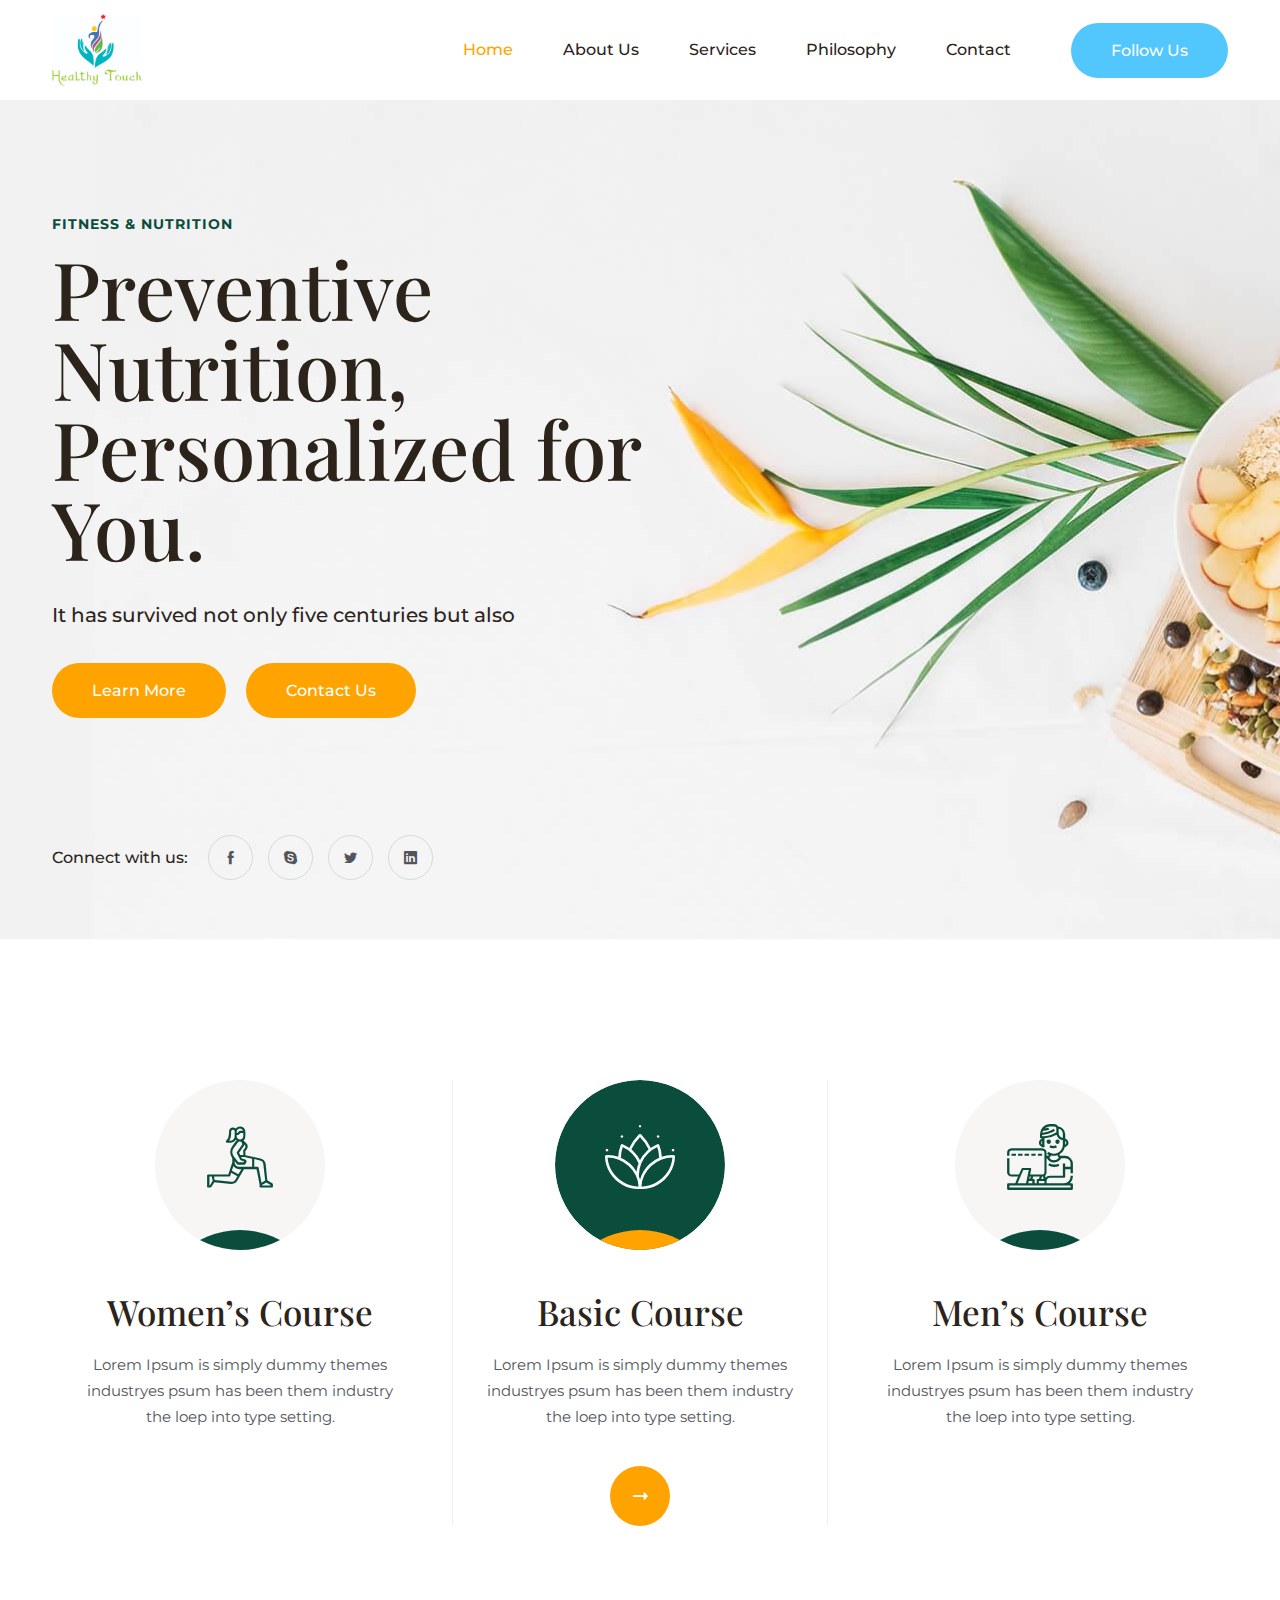
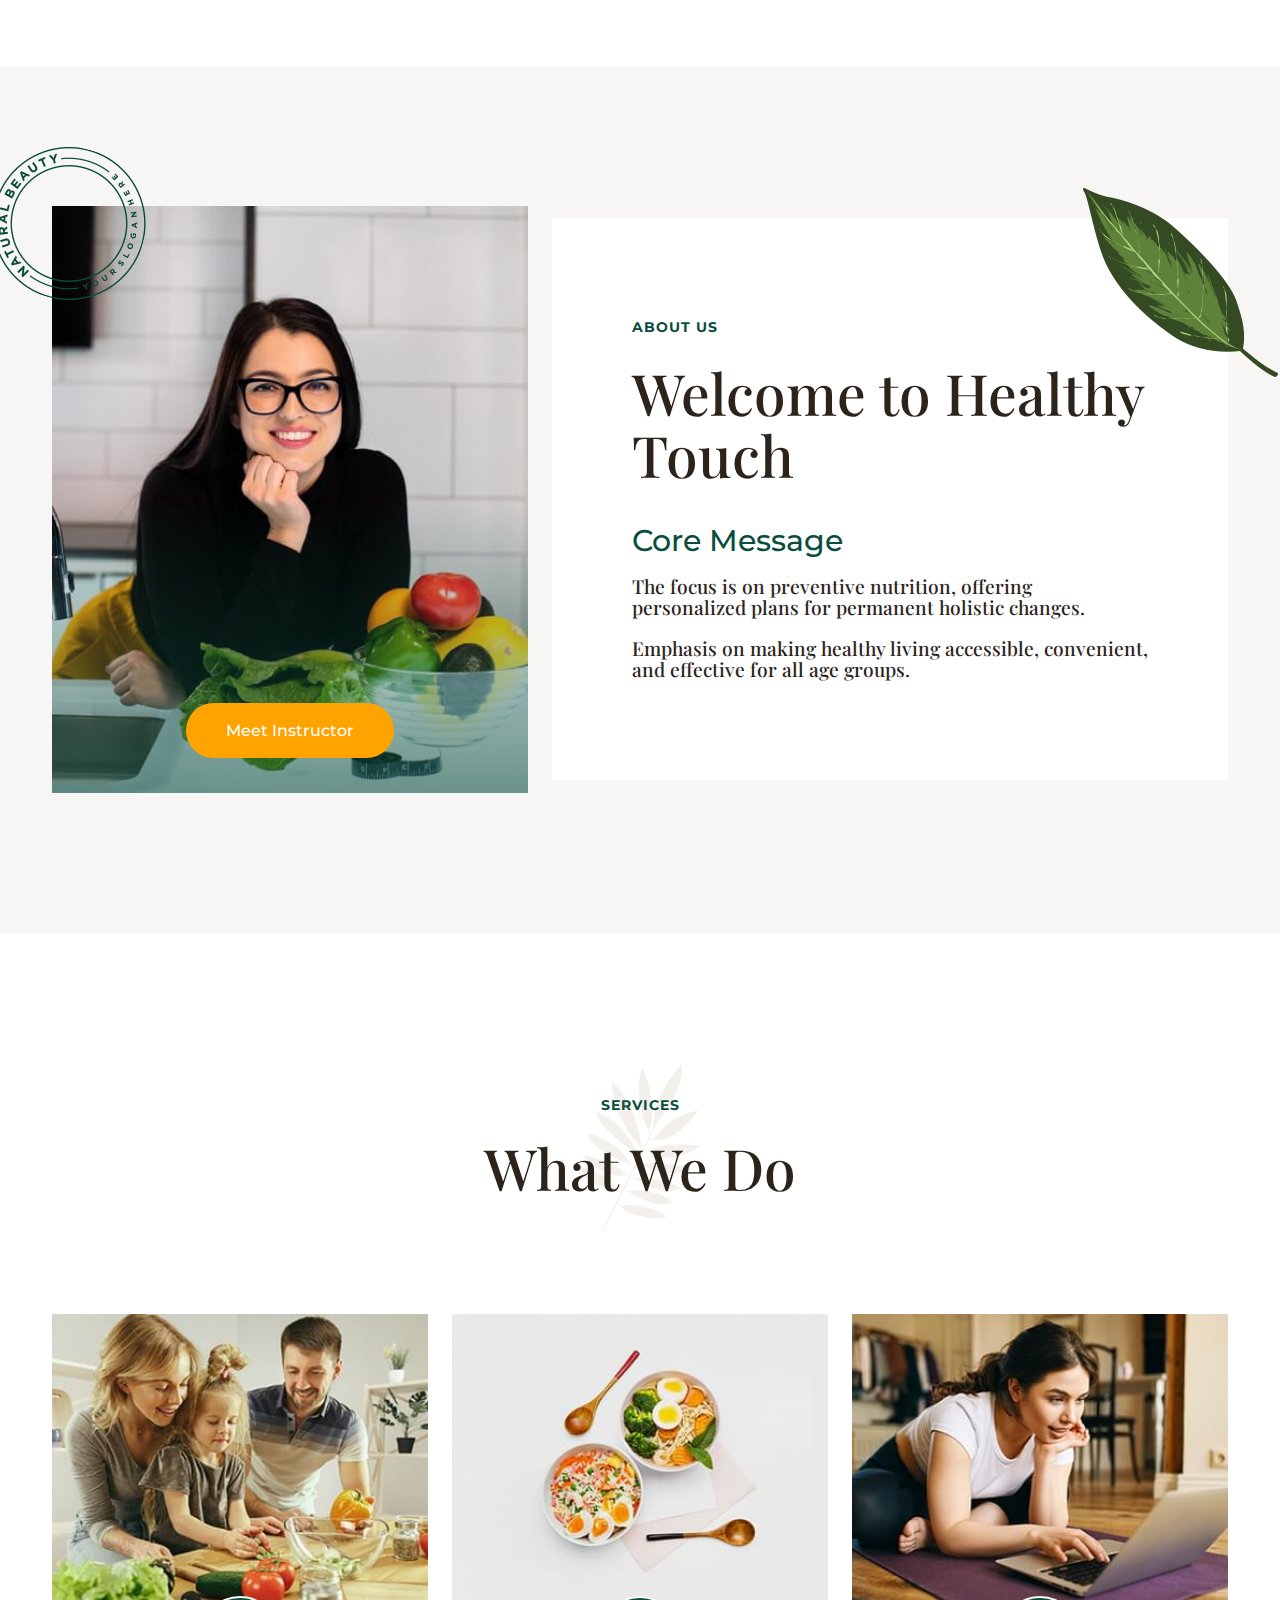
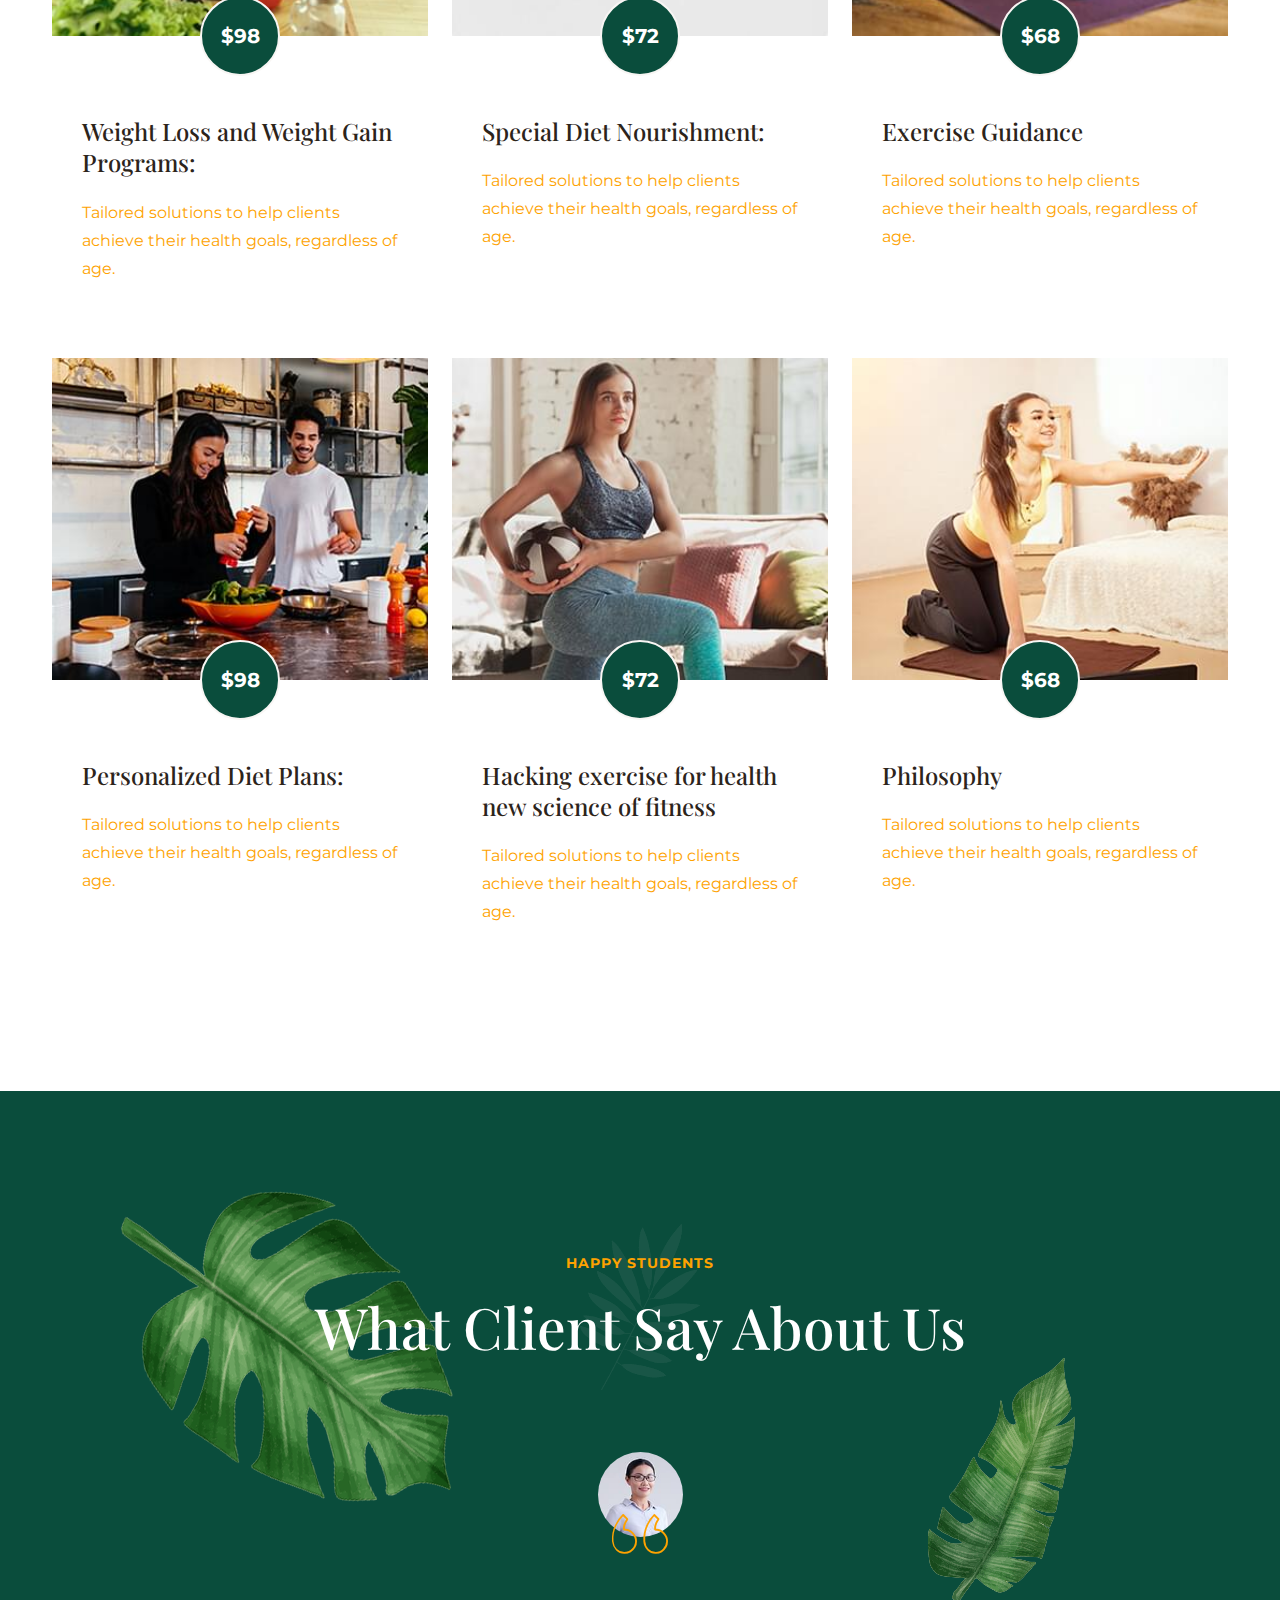
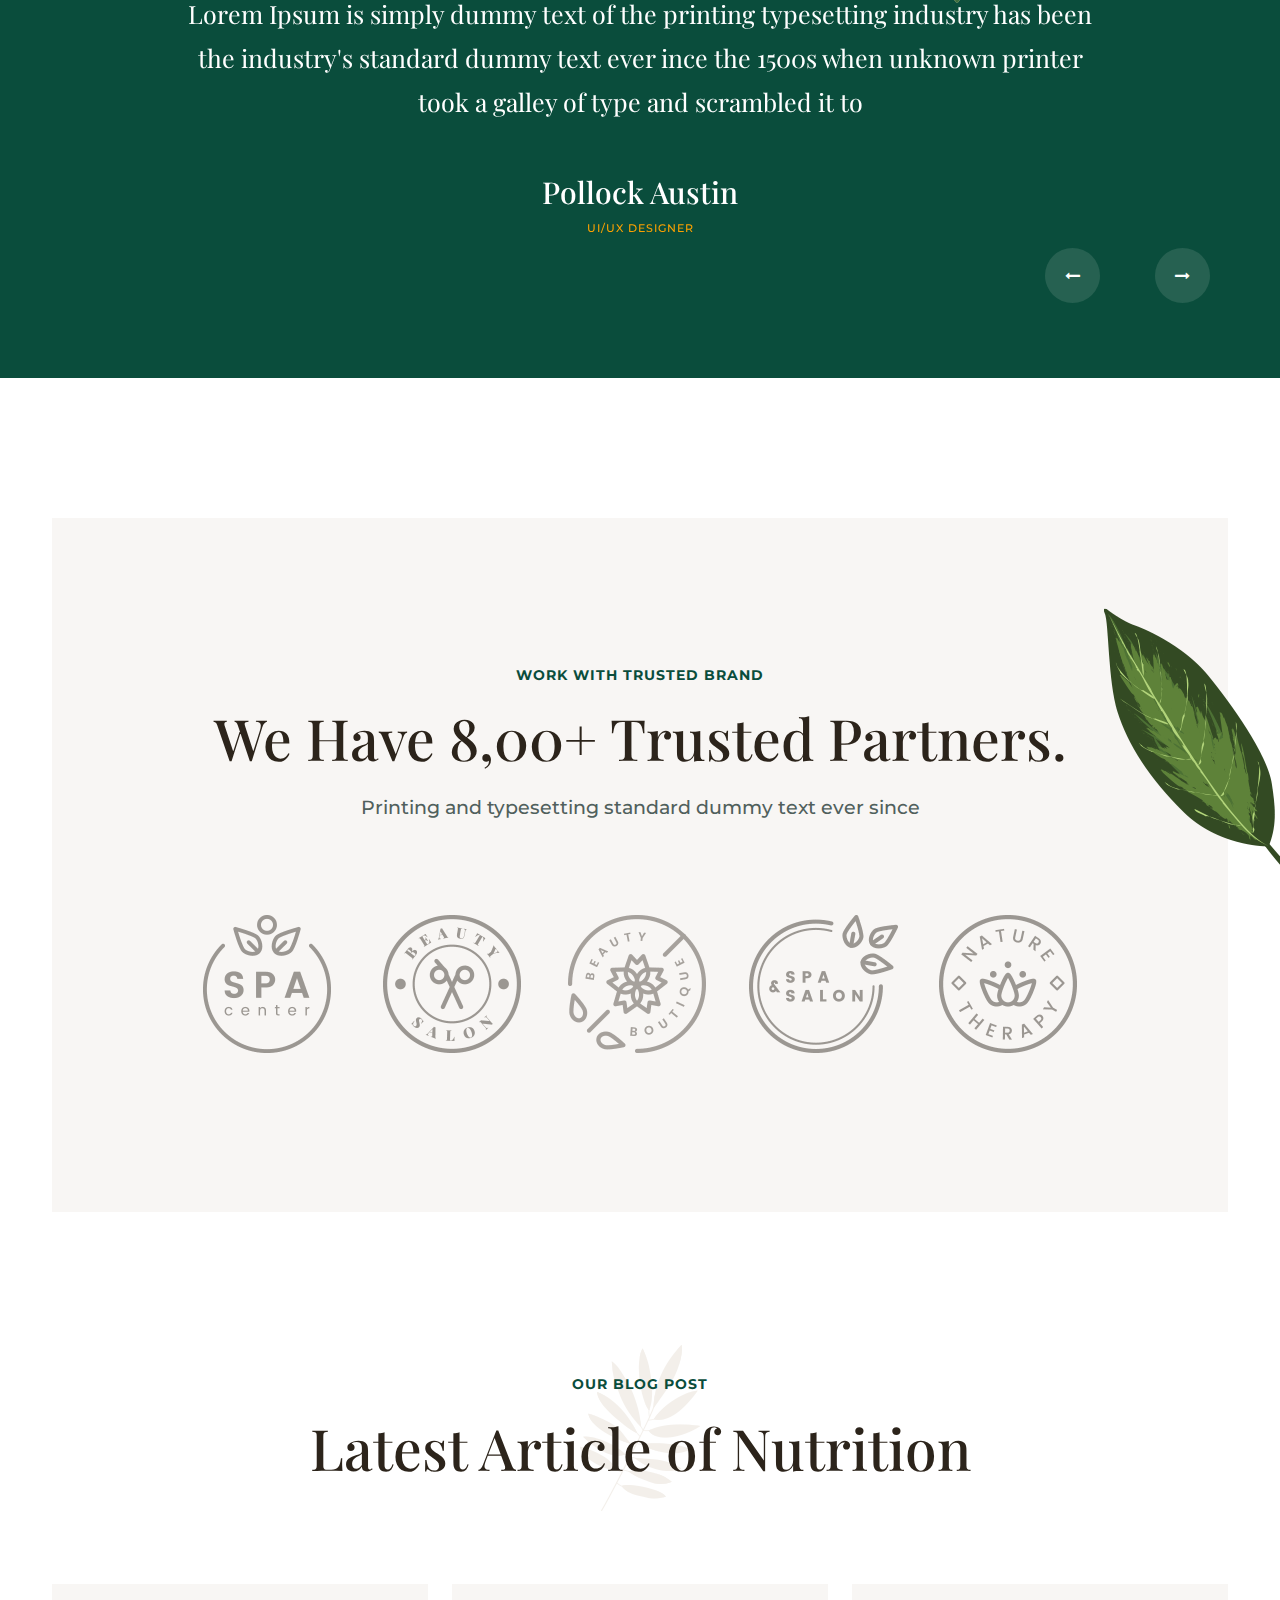
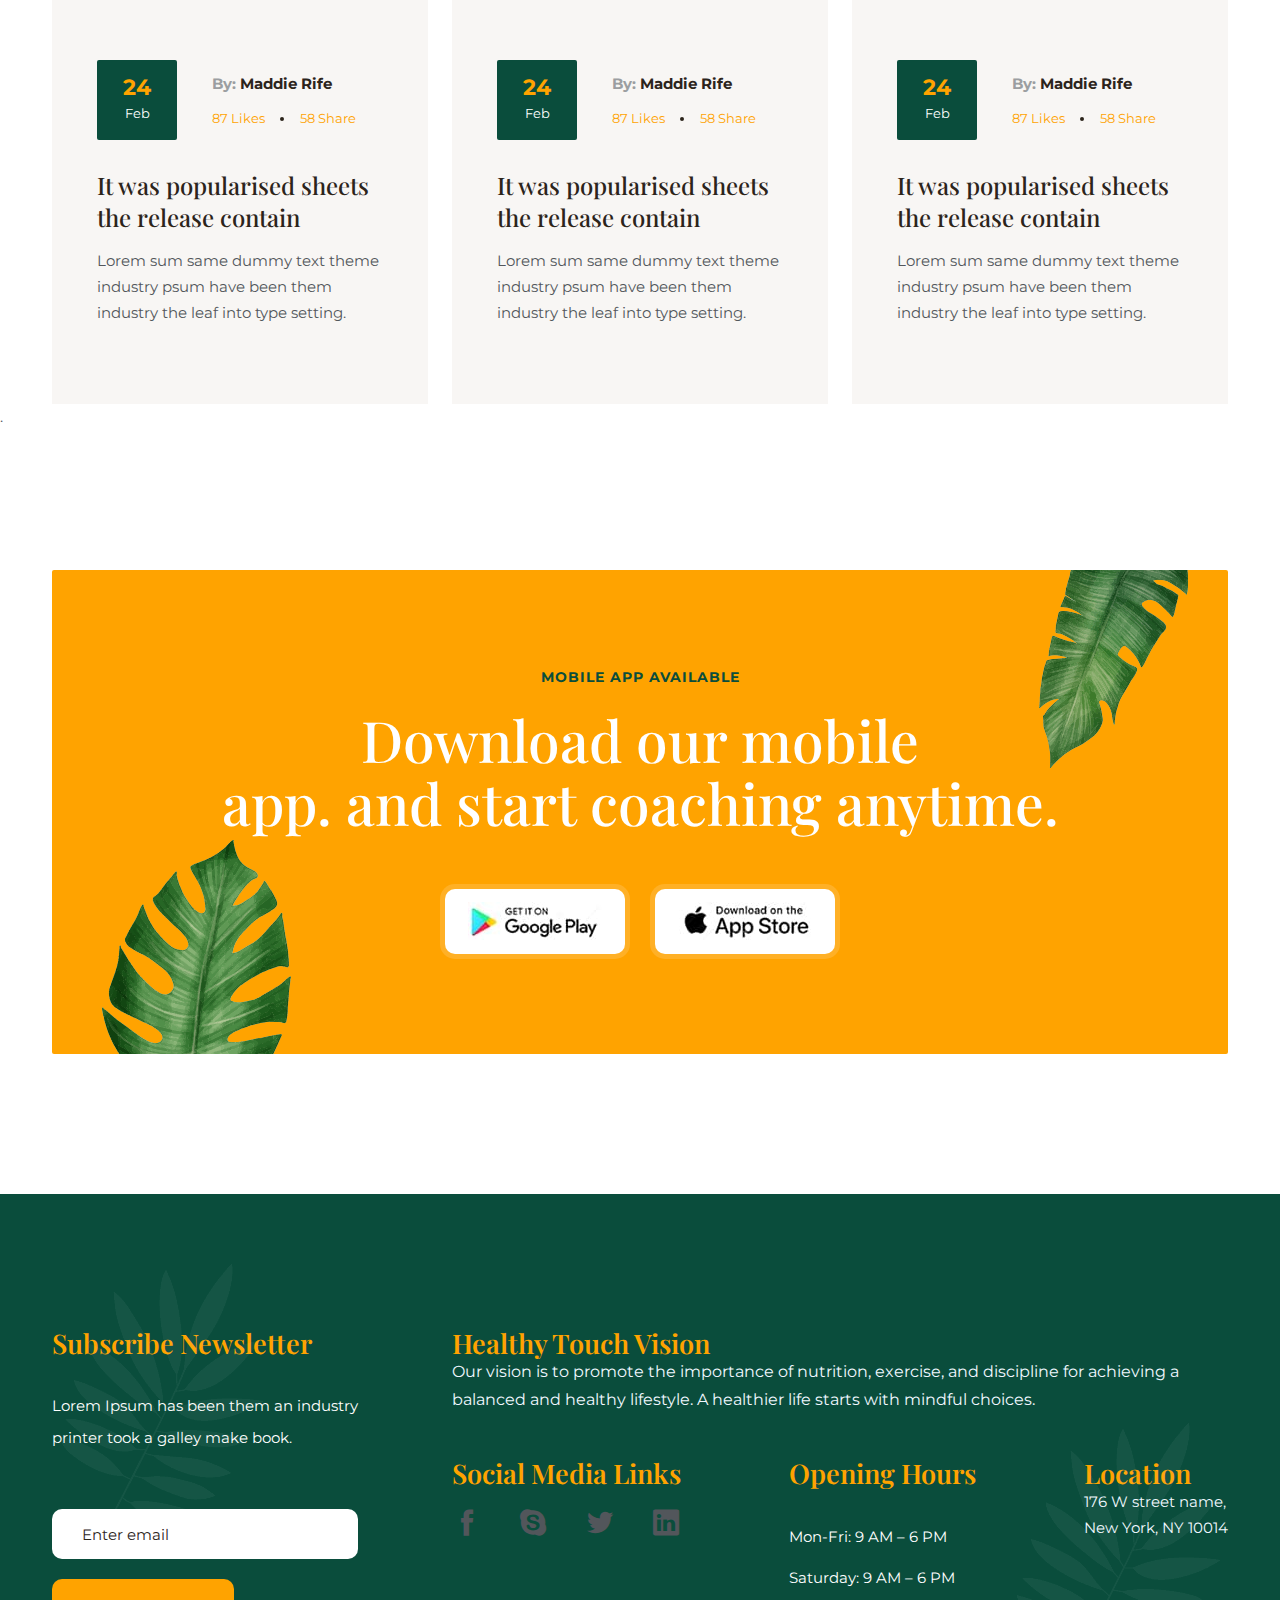
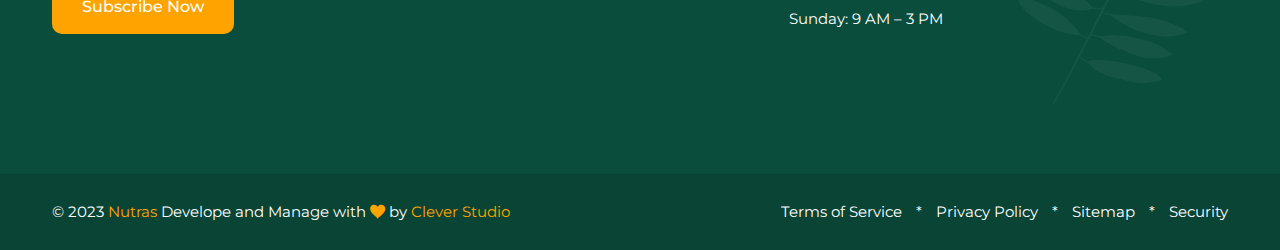
<file: index.html>
<!doctype html>
<html class="no-js" lang="en">

<head>
    <meta charset="utf-8">
    <meta http-equiv="x-ua-compatible" content="ie=edge">
    <title>Nutras Fitness & Nutrition Bootstrap 5 Template</title>
    <meta name="robots" content="noindex, follow" />
    <meta name="description" content="">
    <meta name="viewport" content="width=device-width, initial-scale=1, shrink-to-fit=no">
    <!-- Favicon -->
    <link rel="shortcut icon" type="image/x-icon" href="assets/images/favicon.ico">

    <!-- CSS
	============================================ -->

    <!-- Icon Font CSS -->
    <link rel="stylesheet" href="assets/css/plugins/icofont.min.css">
    <link rel="stylesheet" href="assets/css/plugins/flaticon.css">
    <link rel="stylesheet" href="assets/css/plugins/font-awesome.min.css">

    <!-- Plugins CSS -->
    <link rel="stylesheet" href="assets/css/plugins/bootstrap.min.css">
    <link rel="stylesheet" href="assets/css/plugins/animate.min.css">
    <link rel="stylesheet" href="assets/css/plugins/swiper-bundle.min.css">
    <link rel="stylesheet" href="assets/css/plugins/magnific-popup.css">
    <link rel="stylesheet" href="assets/css/plugins/nice-select.css">

    <!-- Main Style CSS -->
    <link rel="stylesheet" href="assets/css/style.css">

</head>

<body>

    <div class="main-wrapper">

        <!-- Header Section Start -->
        <div class="header section">

            <!-- Header Main Start -->
            <div class="header-main">
                <div class="container">

                    <!-- Header Wrapper Start -->
                    <div class="header-wrapper">

                        <!-- Header Logo Start -->
                        <div class="header-logo">
                            <a href="index.html"><img src="assets/images/JPG.jpg" alt="Logo"
                                    width="90px" /></a>
                        </div>
                        <!-- Header Logo End -->

                        <!-- Header Menu Start -->
                        <div class="header-menu d-none d-lg-flex">

                            <ul class="nav-menu">
                                <li><a class="active" href="index.html">Home</a></li>
                                <li><a href="about.html">About Us</a></li>
                                <li>
                                    <a href="service.html">Services</a>
                                    <!-- <ul class="sub-menu">
                                        <li><a href="courses.html">Philosophy</a></li>
                                        <li><a href="my-courses.html">Contact</a></li>
                                        <li><a href="#">Courses Details</a>
                                            <ul class="sub-menu">
                                                <li><a href="courses-details-left-sidebar.html">Courses Details Left
                                                        Sidebar</a></li>
                                                <li><a href="courses-details-right-sidebar.html">Courses Details Right
                                                        Sidebar</a></li>
                                            </ul>
                                        </li>
                                    </ul> -->
                                </li>
                                <li>
                                    <a href="philosophy.html">Philosophy </a>
                                    <!-- <ul class="sub-menu">
                                        <li><a href="after-enroll.html">After Enroll</a></li>
                                        <li><a href="courses-admin.html">Instructor Dashboard (Course List)</a></li>
                                        <li><a href="overview.html">Instructor Dashboard (Performance)</a></li>
                                        <li><a href="students.html">Students</a></li>
                                        <li><a href="reviews.html">Reviews</a></li>
                                        <li><a href="engagement.html">Course engagement</a></li>
                                        <li><a href="traffic-conversion.html">Traffic & conversion</a></li>
                                        <li><a href="messages.html">Messages</a></li>
                                        <li><a href="register.html">Register</a></li>
                                        <li><a href="login.html">Login</a></li>
                                        <li><a href="faq.html">FAQ</a></li>
                                        <li><a href="404-error.html">404 Error</a></li>
                                    </ul> -->
                                </li>
                                <!-- <li>
                                    <a href="#">Blog</a>
                                    <ul class="sub-menu">
                                        <li>
                                            <a href="#">Blog</a>
                                            <ul class="sub-menu">
                                                <li><a href="blog-grid.html">Blog Grid</a></li>
                                                <li><a href="blog-left-sidebar.html">Blog Left Sidebar</a></li>
                                                <li><a href="blog-right-sidebar.html">Blog Right Sidebar</a></li>
                                            </ul>
                                        </li>
                                        <li>
                                            <a href="#">Blog Details</a>
                                            <ul class="sub-menu">
                                                <li><a href="blog-details-left-sidebar.html">Blog Details Left
                                                        Sidebar</a></li>
                                                <li><a href="blog-details-right-sidebar.html">Blog Details Right
                                                        Sidebar</a></li>
                                            </ul>
                                        </li>
                                    </ul>
                                </li> -->
                                <li><a href="contact.html">Contact</a></li>
                            </ul>


                            <div class="header-btn">
                                <div class="follow-us-wrapper">
                                    <a style=" color:white; background-color: rgb(82, 199, 253);" class="btn  btn-hover-primary follow-us-btn" href="#">Follow Us</a>
                                    <div class="social-icons">
                                        <a href="#" class="social-icon icofont-facebook"></a>
                                        <a href="#" class="social-icon icofont-skype"></a>
                                        <a href="#" class="social-icon icofont-twitter"></a>
                                        <a href="#" class="social-icon icofont-linkedin"></a>
                                    </div>
                                </div>
                            </div>


                        </div>
                        <!-- Header Menu End -->

                        <!-- Header Toggle Start -->
                        <div class="header-toggle d-lg-none">

                            <a class="btn btn-secondary btn-hover-primary" href="login.html">Sign Up</a>

                            <a href="#" class="menu-toggle">
                                <span></span>
                                <span></span>
                                <span></span>
                            </a>
                        </div>
                        <!-- Header Toggle End -->

                    </div>
                    <!-- Header Wrapper End -->

                </div>
            </div>
            <!-- Header Main End -->

        </div>
        <!-- Header Section End -->


        <!-- Mobile Menu Start -->
        <div class="mobile-menu">

            <!-- Menu Close Start -->
            <a class="menu-close" href="javascript:void(0)">
                <i class="icofont-close-line"></i>
            </a>
            <!-- Menu Close End -->

            <!-- Mobile Menu Start -->
            <div class="mobile-menu-items">
                <ul class="nav-menu">
                    <li><a class="active" href="index.html">Home</a></li>
                    <li><a href="about.html">About Us</a></li>
                    <li>
                        <a href="#">All Course</a>
                        <ul class="sub-menu">
                            <li><a href="courses.html">Courses</a></li>
                            <li><a href="my-courses.html">My Courses</a></li>
                            <li><a href="#">Courses Details</a>
                                <ul class="sub-menu">
                                    <li><a href="courses-details-left-sidebar.html">Courses Details Left Sidebar</a>
                                    </li>
                                    <li><a href="courses-details-right-sidebar.html">Courses Details Right Sidebar</a>
                                    </li>
                                </ul>
                            </li>
                        </ul>
                    </li>
                    <li>
                        <a href="#">Pages </a>
                        <ul class="sub-menu">
                            <li><a href="after-enroll.html">After Enroll</a></li>
                            <li><a href="courses-admin.html">Instructor Dashboard (Course List)</a></li>
                            <li><a href="overview.html">Instructor Dashboard (Performance)</a></li>
                            <li><a href="students.html">Students</a></li>
                            <li><a href="reviews.html">Reviews</a></li>
                            <li><a href="engagement.html">Course engagement</a></li>
                            <li><a href="traffic-conversion.html">Traffic & conversion</a></li>
                            <li><a href="messages.html">Messages</a></li>
                            <li><a href="register.html">Register</a></li>
                            <li><a href="login.html">Login</a></li>
                            <li><a href="faq.html">FAQ</a></li>
                            <li><a href="404-error.html">404 Error</a></li>
                        </ul>
                    </li>
                    <li>
                        <a href="#">Blog</a>
                        <ul class="sub-menu">
                            <li>
                                <a href="#">Blog</a>
                                <ul class="sub-menu">
                                    <li><a href="blog-grid.html">Blog Grid</a></li>
                                    <li><a href="blog-left-sidebar.html">Blog Left Sidebar</a></li>
                                    <li><a href="blog-right-sidebar.html">Blog Right Sidebar</a></li>
                                </ul>
                            </li>
                            <li>
                                <a href="#">Blog Details</a>
                                <ul class="sub-menu">
                                    <li><a href="blog-details-left-sidebar.html">Blog Details Left Sidebar</a></li>
                                    <li><a href="blog-details-right-sidebar.html">Blog Details Right Sidebar</a></li>
                                </ul>
                            </li>
                        </ul>
                    </li>
                    <li><a href="contact.html">Contact</a></li>
                </ul>

            </div>
            <!-- Mobile Menu End -->

        </div>
        <!-- Mobile Menu End -->

        <!-- Overlay Start -->
        <div class="overlay"></div>
        <!-- Overlay End -->



        <!-- Slider Section Start -->
        <div class="slider-section slider-active section">
            <div class="swiper-container">
                <div class="swiper-wrapper">

                    <!-- Single Slider Start -->
                    <div class="swiper-slide animation-style-01 single-slider d-flex align-items-center"
                        style="background-image: url(assets/images/slider/slider-1.jpg);">
                        <div class="container">

                            <!-- Slider Content Start -->
                            <div class="slider-content">
                                <h6 class="sub-title">Fitness & Nutrition</h6>
                                <h1 class="main-title">Preventive Nutrition, Personalized for You.</h1>
                                <p>It has survived not only five centuries but also</p>
                                <a href="#" style=" margin-right: 1rem; " class="btn btn-primary btn-hover-secondary">Learn More</a>
                                <a href="#" class="btn btn-primary btn-hover-secondary">Contact Us</a>
                            </div>
                            <!-- Slider Content End -->

                        </div>

                        <!-- Slider Social Start -->
                        <div class="slider-social">
                            <div class="container">
                                <div class="social-wrapper">
                                    <p>Connect with us:</p>
                                    <ul class="social">
                                        <li><a href="#"><i class="icofont-facebook"></i></a></li>
                                        <li><a href="#"><i class="icofont-skype"></i></a></li>
                                        <li><a href="#"><i class="icofont-twitter"></i></a></li>
                                        <li><a href="#"><i class="icofont-linkedin"></i></a></li>
                                    </ul>
                                </div>
                            </div>
                        </div>
                        <!-- Slider Social End -->
                    </div>
                    <!-- Single Slider End -->

                    <!-- Single Slider Start -->
                    <div class="swiper-slide animation-style-01 single-slider d-flex align-items-center"
                        style="background-image: url(assets/images/slider/slider-2.jpg);">
                        <div class="container">

                            <!-- Slider Content Start -->
                            <div class="slider-content">
                                <h6 class="sub-title">Fitness & Nutrition</h6>
                                <h1 class="main-title">Preventive Nutrition, Personalized for You.</h1>
                                <p>It has survived not only five centuries but also</p>
                                <a href="#" style="margin-right: 1rem; color:white; background-color: rgb(82, 199, 253);" class="btn  btn-hover-secondary">Learn More</a>
                                <a href="#" class="btn btn-primary btn-hover-secondary">Contact Us</a>
                            </div>
                            <!-- Slider Content End -->

                        </div>

                        <!-- Slider Social Start -->
                        <div class="slider-social">
                            <div class="container">
                                <div class="social-wrapper">
                                    <p>Connect with us:</p>
                                    <ul class="social">
                                        <li><a href="#"><i class="icofont-facebook"></i></a></li>
                                        <li><a href="#"><i class="icofont-skype"></i></a></li>
                                        <li><a href="#"><i class="icofont-twitter"></i></a></li>
                                        <li><a href="#"><i class="icofont-linkedin"></i></a></li>
                                    </ul>
                                </div>
                            </div>
                        </div>
                        <!-- Slider Social End -->
                    </div>
                    <!-- Single Slider End -->

                    <!-- Single Slider Start -->
                    <div class="swiper-slide animation-style-01 single-slider d-flex align-items-center"
                        style="background-image: url(assets/images/slider/slider-3.jpg);">
                        <div class="container">

                            <!-- Slider Content Start -->
                            <div class="slider-content">
                                <h6 class="sub-title">Fitness & Nutrition</h6>
                                <h1 class="main-title">Preventive Nutrition, Personalized for You.</h1>
                                <p>It has survived not only five centuries but also</p>
                                <a href="#"  style=" margin-right: 1rem; color:white; background-color: rgb(82, 199, 253);" class="btn  btn-hover-secondary">Learn More</a>
                                <a href="#" class="btn btn-primary ">Contact Us</a>

                            </div>
                            <!-- Slider Content End -->

                        </div>

                        <!-- Slider Social Start -->
                        <div class="slider-social">
                            <div class="container">
                                <div class="social-wrapper">
                                    <p>Connect with us:</p>
                                    <ul class="social">
                                        <li><a href="#"><i class="icofont-facebook"></i></a></li>
                                        <li><a href="#"><i class="icofont-skype"></i></a></li>
                                        <li><a href="#"><i class="icofont-twitter"></i></a></li>
                                        <li><a href="#"><i class="icofont-linkedin"></i></a></li>
                                    </ul>
                                </div>
                            </div>
                        </div>
                        <!-- Slider Social End -->
                    </div>
                    <!-- Single Slider End -->

                </div>
            </div>
        </div>
        <!-- Slider Section End -->

        <!-- Features Section Start -->
        <div class="section section-padding">
            <div class="container">
                <div class="features-wrapper">
                    <div class="row">
                        <div class="col-lg-4 col-md-6">
                            <!-- Single Feature Start -->
                            <div class="single-feature">
                                <div class="feature-icon">
                                    <span><i class="flaticon-lunges"></i></span>
                                </div>
                                <div class="feature-content">
                                    <div class="content-wrapper">
                                        <h4 class="title"><a href="#">Women’s Course</a></h4>
                                        <p>Lorem Ipsum is simply dummy themes industryes psum has been them industry the
                                            loep into type setting.</p>
                                    </div>
                                    <a href="#" class="arrow"><i class="icofont-long-arrow-right"></i></a>
                                </div>
                            </div>
                            <!-- Single Feature End -->
                        </div>
                        <div class="col-lg-4 col-md-6">
                            <!-- Single Feature Start -->
                            <div class="single-feature active">
                                <div class="feature-icon">
                                    <span><i class="flaticon-lotus"></i></span>
                                </div>
                                <div class="feature-content">
                                    <div class="content-wrapper">
                                        <h4 class="title"><a href="#">Basic Course</a></h4>
                                        <p>Lorem Ipsum is simply dummy themes industryes psum has been them industry the
                                            loep into type setting.</p>
                                    </div>
                                    <a href="#" class="arrow"><i class="icofont-long-arrow-right"></i></a>
                                </div>
                            </div>
                            <!-- Single Feature End -->
                        </div>
                        <div class="col-lg-4 col-md-6">
                            <!-- Single Feature Start -->
                            <div class="single-feature">
                                <div class="feature-icon">
                                    <span><i class="flaticon-computer"></i></span>
                                </div>
                                <div class="feature-content">
                                    <div class="content-wrapper">
                                        <h4 class="title"><a href="#">Men’s Course</a></h4>
                                        <p>Lorem Ipsum is simply dummy themes industryes psum has been them industry the
                                            loep into type setting.</p>
                                    </div>
                                    <a href="#" class="arrow"><i class="icofont-long-arrow-right"></i></a>
                                </div>
                            </div>
                            <!-- Single Feature End -->
                        </div>
                    </div>
                </div>
            </div>
        </div>
        <!-- Features Section End -->

        <!-- About Section Start -->
        <div class="section section-padding bg-grey overflow-hidden">
            <div class="container">

                <!-- About Wrapper Start -->
                <div class="about-wrapper">
                    <div class="row align-items-center gx-xxl-5">
                        <div class="col-lg-5">
                            <!-- About Images Start -->
                            <div class="about-images">
                                <img src="assets/images/shape/shape-2.png" alt="shape" class="shape">
                                <div class="images">
                                    <img src="assets/images/about.jpg" alt="About">
                                </div>
                                <div class="about-btn">
                                    <a href="#" class="btn btn-primary btn-hover-secondary">Meet Instructor</a>
                                </div>
                            </div>
                            <!-- About Images End -->
                        </div>
                        <div class="col-lg-7">
                            <!-- About Content Start -->
                            <div class="about-content bg-white">
                                <img class="shape" src="assets/images/shape/shape-1.png" alt="shape">
                                <div class="content-wrapper">
                                    <h6 class="sub-title">About Us</h6>
                                    <h2 class="main-title">Welcome to Healthy Touch
                                    </p>
                                    <span class="count">Core Message</span>
                                    <p style="font-size: 1.2rem;">The focus is on preventive nutrition, offering personalized plans
                                        for permanent holistic changes.
                                    </p>
                                    <p style="font-size: 1.2rem;">Emphasis on making healthy living accessible, convenient, and effective for all
                                        age groups.
                                    </p>
                                </div>
                            </div>
                            <!-- About Content End -->
                        </div>
                    </div>
                </div>
                <!-- About Wrapper End -->

            </div>
        </div>
        <!-- About Section End -->

        <!-- Courses Section Start -->
        <div class="section section-padding">
            <div class="container">

                <!-- Section Title Start -->
                <div class="section-title">
                    <h6 class="sub-title">Services</h6>
                    <h2 class="main-title">What We Do</h2>
                </div>
                <!-- Section Title End -->

                <!-- Courses Wrapper Start -->
                <div class="courses-wrapper">
                    <div class="row gx-xxl-5">
                        <div class="col-lg-4 col-sm-6">
                            <!-- Single Courses Start -->
                            <div class="single-courses">
                                <div class="courses-images">
                                    <a href="courses-details-left-sidebar.html"><img
                                            src="assets/images/courses/courses-1.jpg" alt="courses"></a>
                                </div>
                                <div class="courses-content">
                                    <div class="courses-price">
                                        <span class="price">$98</span>
                                    </div>
                                    <div class="content-wrapper">
                                        <h4 class="title"><a href="courses-details-left-sidebar.html">Weight Loss and Weight Gain Programs:</a></h4>
                                        <ul class="meta">
                                            <li style="font-size: 1rem;">Tailored solutions to help clients achieve their health goals, regardless of age.</li>
                                        </ul>
                                    </div>
                                </div>
                            </div>
                            <!-- Single Courses End -->
                        </div>
                        <div class="col-lg-4 col-sm-6">
                            <!-- Single Courses Start -->
                            <div class="single-courses">
                                <div class="courses-images">
                                    <a href="courses-details-left-sidebar.html"><img
                                            src="assets/images/courses/courses-2.jpg" alt="courses"></a>
                                </div>
                                <div class="courses-content">
                                    <div class="courses-price">
                                        <span class="price">$72</span>
                                    </div>
                                    <div class="content-wrapper">
                                        <h4 class="title"><a href="#">Special Diet Nourishment: </a></h4>
                                        <ul class="meta">
                                            <li style="font-size: 1rem;">Tailored solutions to help clients achieve their health goals, regardless of age.</li>

                                        </ul>
                                    </div>
                                </div>
                            </div>
                            <!-- Single Courses End -->
                        </div>
                        <div class="col-lg-4 col-sm-6">
                            <!-- Single Courses Start -->
                            <div class="single-courses">
                                <div class="courses-images">
                                    <a href="courses-details-left-sidebar.html"><img
                                            src="assets/images/courses/courses-3.jpg" alt="courses"></a>
                                </div>
                                <div class="courses-content">
                                    <div class="courses-price">
                                        <span class="price">$68</span>
                                    </div>
                                    <div class="content-wrapper">
                                        <h4 class="title"><a href="courses-details-left-sidebar.html">Exercise Guidance</a></h4>
                                        <ul class="meta">
                                            <li style="font-size: 1rem;">Tailored solutions to help clients achieve their health goals, regardless of age.</li>

                                        </ul>
                                    </div>
                                </div>
                            </div>
                            <!-- Single Courses End -->
                        </div>
                        <div class="col-lg-4 col-sm-6">
                            <!-- Single Courses Start -->
                            <div class="single-courses">
                                <div class="courses-images">
                                    <a href="courses-details-left-sidebar.html"><img
                                            src="assets/images/courses/courses-4.jpg" alt="courses"></a>
                                </div>
                                <div class="courses-content">
                                    <div class="courses-price">
                                        <span class="price">$98</span>
                                    </div>
                                    <div class="content-wrapper">
                                        <h4 class="title"><a href="courses-details-left-sidebar.html">Personalized Diet Plans:</a>

                                            </a></h4>
                                        <ul class="meta">
                                            <li style="font-size: 1rem;">Tailored solutions to help clients achieve their health goals, regardless of age.</li>

                                        </ul>
                                    </div>
                                </div>
                            </div>
                            <!-- Single Courses End -->
                        </div>
                        <div class="col-lg-4 col-sm-6">
                            <!-- Single Courses Start -->
                            <div class="single-courses">
                                <div class="courses-images">
                                    <a href="courses-details-left-sidebar.html"><img
                                            src="assets/images/courses/courses-5.jpg" alt="courses"></a>
                                </div>
                                <div class="courses-content">
                                    <div class="courses-price">
                                        <span class="price">$72</span>
                                    </div>
                                    <div class="content-wrapper">
                                        <h4 class="title"><a href="courses-details-left-sidebar.html">Hacking exercise
                                                for health new science of fitness</a></h4>
                                        <ul class="meta">
                                            <li style="font-size: 1rem;">Tailored solutions to help clients achieve their health goals, regardless of age.</li>

                                        </ul>
                                    </div>
                                </div>
                            </div>
                            <!-- Single Courses End -->
                        </div>
                        <div class="col-lg-4 col-sm-6">
                            <!-- Single Courses Start -->
                            <div class="single-courses">
                                <div class="courses-images">
                                    <a href="courses-details-left-sidebar.html"><img
                                            src="assets/images/courses/courses-6.jpg" alt="courses"></a>
                                </div>
                                <div class="courses-content">
                                    <div class="courses-price">
                                        <span class="price">$68</span>
                                    </div>
                                    <div class="content-wrapper">
                                        <h4 class="title"><a href="courses-details-left-sidebar.html">Philosophy</a></h4>
                                        <ul class="meta">
                                            <li style="font-size: 1rem;">Tailored solutions to help clients achieve their health goals, regardless of age.</li>

                                        </ul>
                                    </div>
                                </div>
                            </div>
                            <!-- Single Courses End -->
                        </div>
                    </div>
                </div>
                <!-- Courses Wrapper End -->

            </div>
        </div>
        <!-- Courses Section End -->

        <!-- Testimonial Section Start -->
        <div class="section section-padding testimonial-section testimonial-active">

            <img class="shape-01 animation-down" src="assets/images/shape/shape-5.png" alt="Shape">
            <img class="shape-02 animation-up" src="assets/images/shape/shape-6.png" alt="Shape">

            <div class="container">

                <!-- Section Title Start -->
                <div class="section-title section-title-white">
                    <h6 class="sub-title">happy students</h6>
                    <h2 class="main-title">What Client Say About Us</h2>
                </div>
                <!-- Section Title End -->

                <!-- Testimonial Wrapper End -->
                <div class="testimonial-wrapper">
                    <div class="swiper-container">
                        <div class="swiper-wrapper">

                            <!-- Single Testimonial Start -->
                            <div class="single-testimonial swiper-slide">
                                <div class="testimonial-author">
                                    <img src="assets/images/author/author-01.jpg" alt="Author">
                                    <i class="flaticon-left-quote"></i>
                                </div>
                                <p>Lorem Ipsum is simply dummy text of the printing typesetting industry has been the
                                    industry's standard dummy text ever ince the 1500s when unknown printer took a
                                    galley of type and scrambled it to</p>
                                <h4 class="name">Pollock Austin</h4>
                                <span class="designation">UI/UX DESIGNER</span>
                            </div>
                            <!-- Single Testimonial End -->

                            <!-- Single Testimonial Start -->
                            <div class="single-testimonial swiper-slide">
                                <div class="testimonial-author">
                                    <img src="assets/images/author/author-02.jpg" alt="Author">
                                    <i class="flaticon-left-quote"></i>
                                </div>
                                <p>Lorem Ipsum is simply dummy text of the printing typesetting industry has been the
                                    industry's standard dummy text ever ince the 1500s when unknown printer took a
                                    galley of type and scrambled it to</p>
                                <h4 class="name">Pollock Austin</h4>
                                <span class="designation">UI/UX DESIGNER</span>
                            </div>
                            <!-- Single Testimonial End -->

                            <!-- Single Testimonial Start -->
                            <div class="single-testimonial swiper-slide">
                                <div class="testimonial-author">
                                    <img src="assets/images/author/author-03.jpg" alt="Author">
                                    <i class="flaticon-left-quote"></i>
                                </div>
                                <p>Lorem Ipsum is simply dummy text of the printing typesetting industry has been the
                                    industry's standard dummy text ever ince the 1500s when unknown printer took a
                                    galley of type and scrambled it to</p>
                                <h4 class="name">Pollock Austin</h4>
                                <span class="designation">UI/UX DESIGNER</span>
                            </div>
                            <!-- Single Testimonial End -->

                        </div>
                    </div>
                </div>
                <!-- Testimonial Wrapper End -->

            </div>

            <div class="arrow">
                <div class="swiper-button-next"><i class="fa fa-long-arrow-right"></i></div>
                <div class="swiper-button-prev"><i class="fa fa-long-arrow-left"></i></div>
            </div>

        </div>
        <!-- Testimonial Section End -->

        <!-- Brand Section Start -->
        <div class="section section-padding-02 overflow-hidden">
            <div class="container">

                <!-- Brand Wrapper Start -->
                <div class="brand-wrapper">

                    <img class="shape" src="assets/images/shape/shape-12.png" alt="Shape">

                    <!-- Section Title Start -->
                    <div class="section-title shape-none">
                        <h6 class="sub-title">Work With Trusted Brand</h6>
                        <h2 class="main-title">We Have 8,00+ Trusted Partners.</h2>
                        <p>Printing and typesetting standard dummy text ever since</p>
                    </div>
                    <!-- Section Title End -->

                    <!-- Brand Logo Wrapper Start -->
                    <div class="brand-logo-wrapper brand-active">
                        <div class="swiper-container">
                            <div class="swiper-wrapper">

                                <div class="swiper-slide">
                                    <!-- Single Brand Start -->
                                    <div class="single-brand">
                                        <img class="brand" src="assets/images/brand/brand-1-1.png" alt="Brand">
                                        <img class="brand-hover" src="assets/images/brand/brand-2-1.png" alt="Brand">
                                    </div>
                                    <!-- Single Brand End -->
                                </div>

                                <div class="swiper-slide">
                                    <!-- Single Brand Start -->
                                    <div class="single-brand">
                                        <img class="brand" src="assets/images/brand/brand-1-2.png" alt="Brand">
                                        <img class="brand-hover" src="assets/images/brand/brand-2-2.png" alt="Brand">
                                    </div>
                                    <!-- Single Brand End -->
                                </div>

                                <div class="swiper-slide">
                                    <!-- Single Brand Start -->
                                    <div class="single-brand">
                                        <img class="brand" src="assets/images/brand/brand-1-3.png" alt="Brand">
                                        <img class="brand-hover" src="assets/images/brand/brand-2-3.png" alt="Brand">
                                    </div>
                                    <!-- Single Brand End -->
                                </div>

                                <div class="swiper-slide">
                                    <!-- Single Brand Start -->
                                    <div class="single-brand">
                                        <img class="brand" src="assets/images/brand/brand-1-4.png" alt="Brand">
                                        <img class="brand-hover" src="assets/images/brand/brand-2-4.png" alt="Brand">
                                    </div>
                                    <!-- Single Brand End -->
                                </div>

                                <div class="swiper-slide">
                                    <!-- Single Brand Start -->
                                    <div class="single-brand">
                                        <img class="brand" src="assets/images/brand/brand-1-5.png" alt="Brand">
                                        <img class="brand-hover" src="assets/images/brand/brand-2-5.png" alt="Brand">
                                    </div>
                                    <!-- Single Brand End -->
                                </div>

                            </div>
                        </div>
                    </div>
                    <!-- Brand Logo Wrapper End -->

                </div>
                <!-- Brand Wrapper End -->

            </div>
        </div>
        <!-- Brand Section End -->

        <!-- Blog Section End -->
        <div class="section section-padding-02">
            <div class="container">

                <!-- Section Title Start -->
                <div class="section-title">
                    <h6 class="sub-title">Our Blog Post</h6>
                    <h2 class="main-title">Latest Article of Nutrition</h2>
                </div>
                <!-- Section Title End -->

                <!-- Blog Wrapper Start -->
                <div class="blog-wrapper">
                    <div class="row gx-xxl-5">
                        <div class="col-lg-4">

                            <!-- Single Blog Start -->
                            <div class="single-blog">
                                <div class="blog">
                                    <div class="blog-date-meta">
                                        <span>
                                            <strong>24</strong>
                                            Feb
                                        </span>
                                        <div class="meta">
                                            <p class="author">By: <a href="#">Maddie Rife</a></p>
                                            <ul>
                                                <li>87 Likes</li>
                                                <li>58 Share</li>
                                            </ul>
                                        </div>
                                    </div>

                                    <h4 class="title"><a href="blog-details-left-sidebar.html">It was popularised sheets
                                            the release contain</a></h4>
                                    <p>Lorem sum same dummy text theme industry psum have been them industry the leaf
                                        into type setting.</p>
                                </div>
                            </div>
                            <!-- Single Blog End -->

                        </div>
                        <div class="col-lg-4">

                            <!-- Single Blog Start -->
                            <div class="single-blog">
                                <div class="blog">
                                    <div class="blog-date-meta">
                                        <span>
                                            <strong>24</strong>
                                            Feb
                                        </span>
                                        <div class="meta">
                                            <p class="author">By: <a href="#">Maddie Rife</a></p>
                                            <ul>
                                                <li>87 Likes</li>
                                                <li>58 Share</li>
                                            </ul>
                                        </div>
                                    </div>

                                    <h4 class="title"><a href="blog-details-left-sidebar.html">It was popularised sheets
                                            the release contain</a></h4>
                                    <p>Lorem sum same dummy text theme industry psum have been them industry the leaf
                                        into type setting.</p>
                                </div>
                            </div>
                            <!-- Single Blog End -->

                        </div>
                        <div class="col-lg-4">

                            <!-- Single Blog Start -->
                            <div class="single-blog">
                                <div class="blog">
                                    <div class="blog-date-meta">
                                        <span>
                                            <strong>24</strong>
                                            Feb
                                        </span>
                                        <div class="meta">
                                            <p class="author">By: <a href="#">Maddie Rife</a></p>
                                            <ul>
                                                <li>87 Likes</li>
                                                <li>58 Share</li>
                                            </ul>
                                        </div>
                                    </div>

                                    <h4 class="title"><a href="blog-details-left-sidebar.html">It was popularised sheets
                                            the release contain</a></h4>
                                    <p>Lorem sum same dummy text theme industry psum have been them industry the leaf
                                        into type setting.</p>
                                </div>
                            </div>
                            <!-- Single Blog End -->

                        </div>
                    </div>
                </div>
                <!-- Blog Wrapper End -->

            </div>
        </div>
        <!-- Blog Section End -->.

        <!-- Download Section Start -->
        <div class="section section-padding">
            <div class="container">

                <!-- Download Wrapper Start -->
                <div class="download-wrapper">

                    <img class="shape-01" src="assets/images/shape/shape-7.png" alt="Shape">
                    <img class="shape-02" src="assets/images/shape/shape-8.png" alt="Shape">

                    <!-- Section Title Start -->
                    <div class="section-title shape-none">
                        <h6 class="sub-title">mobile app available</h6>
                        <h2 class="main-title">Download our mobile <br> app. and start coaching anytime.</h2>
                    </div>
                    <!-- Section Title End -->

                    <!-- download App End -->
                    <div class="download-app">
                        <ul>
                            <li><a href="#"><img src="assets/images/play-store.jpg" alt="Play Store"></a></li>
                            <li><a href="#"><img src="assets/images/app-store.jpg" alt="App Store"></a></li>
                        </ul>
                    </div>
                    <!-- download App End -->

                </div>
                <!-- Download Wrapper End -->

            </div>
        </div>
        <!-- Download Section End -->

        <!-- Footer Start -->
        <div class="section footer-section">

            <!-- Footer Widget Section Start -->
            <div class="footer-widget-section section-padding">

                <img class="shape-01 animation-rotate" src="assets/images/shape/shape-9.png" alt="Shape">

                <div class="container">

                    <!-- Footer Widget Wrapper Start -->
                    <div class="footer-widget-wrapper">
                        <div class="row">
                            <div class="col-lg-4">

                                <!-- Footer Widget Start -->
                                <div class="footer-widget">
                                    <h3 class="footer-widget-title">Subscribe Newsletter</h3>

                                    <div class="widget-newsletter">
                                        <p>Lorem Ipsum has been them an industry printer took a galley make book.</p>

                                        <div class="newsletter-form">
                                            <form action="#">
                                                <input type="text" placeholder="Enter email">
                                                <button class="btn btn-primary btn-hover-white">Subscribe Now</button>
                                            </form>
                                        </div>
                                    </div>
                                </div>
                                <!-- Footer Widget End -->

                            </div>
                            <div class="col-lg-8">

                                <!-- Footer Widget Start -->
                                <div class="widget-wrapper">

                                    <!-- Healthy Touch Vision -->
                                    <div class="footer-widget">
                                        <h3 class="footer-widget-title">Healthy Touch Vision</h3>
                                        <p style="font-size: 16px; color:aliceblue;">
                                            Our vision is to promote the importance of nutrition, exercise, and
                                            discipline for achieving a balanced and healthy lifestyle. A healthier life
                                            starts with mindful choices.
                                        </p>
                                    </div>

                                    <!-- Social Media Links -->
                                    <div class="footer-widget">
                                        <h3 class="footer-widget-title">Social Media Links</h3>
                                        <ul class="social"
                                            style="display:flex; flex-direction: row; justify-content:space-between ;margin-top: 1.2rem;">
                                            <li><a href="#"><i class="icofont-facebook"
                                                        style="font-size: 30px; border-radius: 50%;"></i></i></a>
                                            </li>
                                            <li><a href="#"><i class="icofont-skype" style="font-size: 30px;"></i></a>
                                            </li>
                                            <li><a href="#"><i class="icofont-twitter" style="font-size: 30px;"></i></a>
                                            </li>
                                            <li><a href="#"><i class="icofont-linkedin"
                                                        style="font-size: 30px;"></i></a></li>
                                        </ul>
                                    </div>

                                    <!-- Opening Times -->
                                    <div class="footer-widget">
                                        <h3 class="footer-widget-title">Opening Hours</h3>
                                        <ul class="widget-link">
                                            <li><a href="#">Mon-Fri: 9 AM – 6 PM</a></li>
                                            <li><a href="#">Saturday: 9 AM – 6 PM</a></li>
                                            <li><a href="#">Sunday: 9 AM – 3 PM</a></li>
                                        </ul>
                                    </div>

                                    <!-- Location -->
                                    <div class="footer-widget">
                                        <h3 class="footer-widget-title">Location</h3>
                                        <p style="color:aliceblue;">176 W street name, <br> New York, NY 10014</p>
                                    </div>
                                </div>
                                <!-- Footer Widget End -->

                            </div>
                        </div>
                    </div>
                    <!-- Footer Widget Wrapper End -->

                </div>

                <img class="shape-02 animation-rotate" src="assets/images/shape/shape-9.png" alt="Shape">

            </div>
            <!-- Footer Widget Section End -->

            <!-- Footer Copyright Section Start -->
            <div class="footer-copyright">
                <div class="container">

                    <!-- Copyright Wrapper Start -->
                    <div class="copyright-wrapper">

                        <div class="copyright-text">
                            <p>&copy; 2023 <span> Nutras </span> Develope and Manage with <i class="icofont-heart-alt"></i> by <a
                                    href="https://hasthemes.com/" target="_blank">Clever Studio</a></p>
                        </div>

                        <div class="copyright-link">
                            <a href="#">Terms of Service</a>
                            <a href="#">Privacy Policy</a>
                            <a href="#">Sitemap</a>
                            <a href="#">Security</a>
                        </div>

                    </div>
                    <!-- Copyright Wrapper End -->

                </div>
            </div>
            <!-- Footer Copyright Section End -->

        </div>


        <!-- Footer End -->

        <!--Back To Start-->
        <a href="#" class="back-to-top">
            <i class="icofont-simple-up"></i>
        </a>
        <!--Back To End-->

    </div>

    <!-- JS
    ============================================ -->

    <!-- Modernizer & jQuery JS -->
    <script src="assets/js/vendor/modernizr-3.11.2.min.js"></script>
    <script src="assets/js/vendor/jquery-3.5.1.min.js"></script>

    <!-- Bootstrap JS -->
    <script src="assets/js/plugins/popper.min.js"></script>
    <script src="assets/js/plugins/bootstrap.min.js"></script>

    <!-- Plugins JS -->
    <script src="assets/js/plugins/swiper-bundle.min.js"></script>
    <script src="assets/js/plugins/jquery.magnific-popup.min.js"></script>
    <script src="assets/js/plugins/jquery.nice-select.min.js"></script>
    <script src="assets/js/plugins/video-playlist.js"></script>
    <script src="assets/js/plugins/ajax-contact.js"></script>


    <!-- Main JS -->
    <script src="assets/js/main.js"></script>

</body>

</html>
</file>
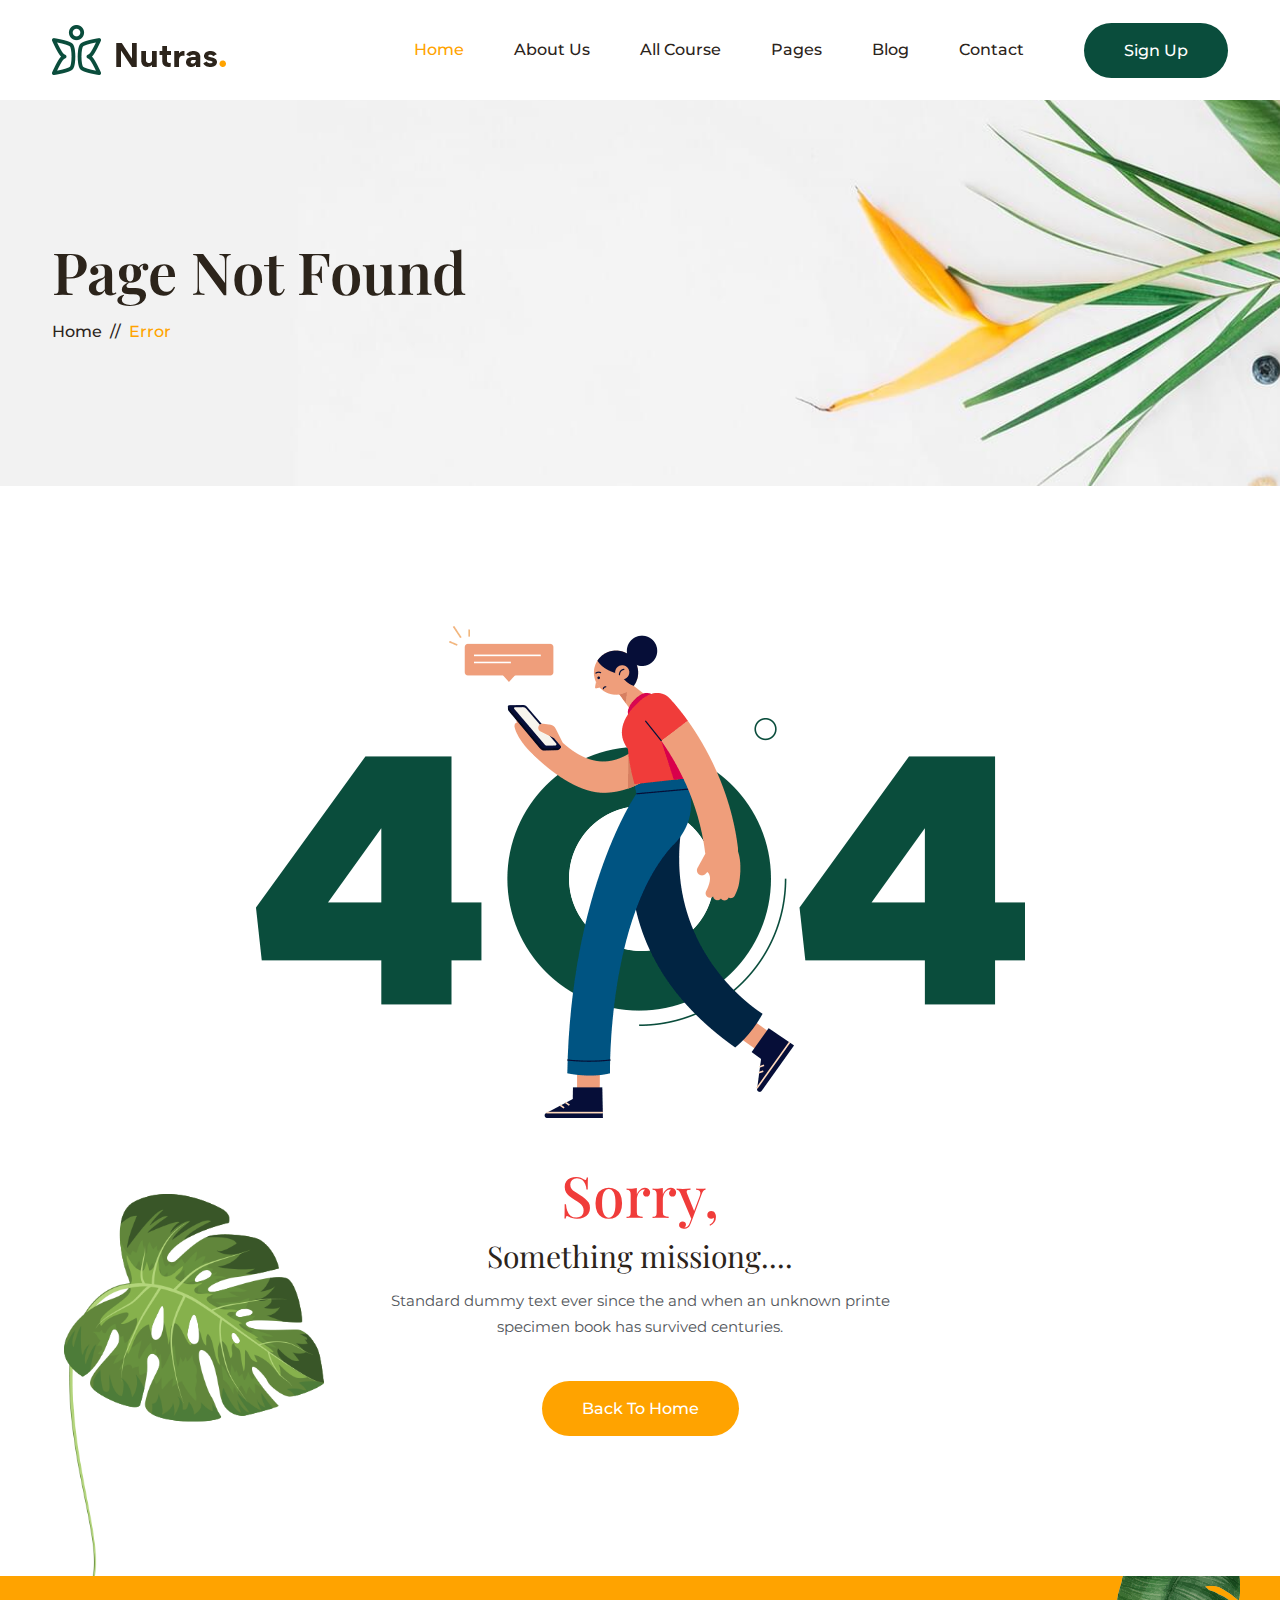
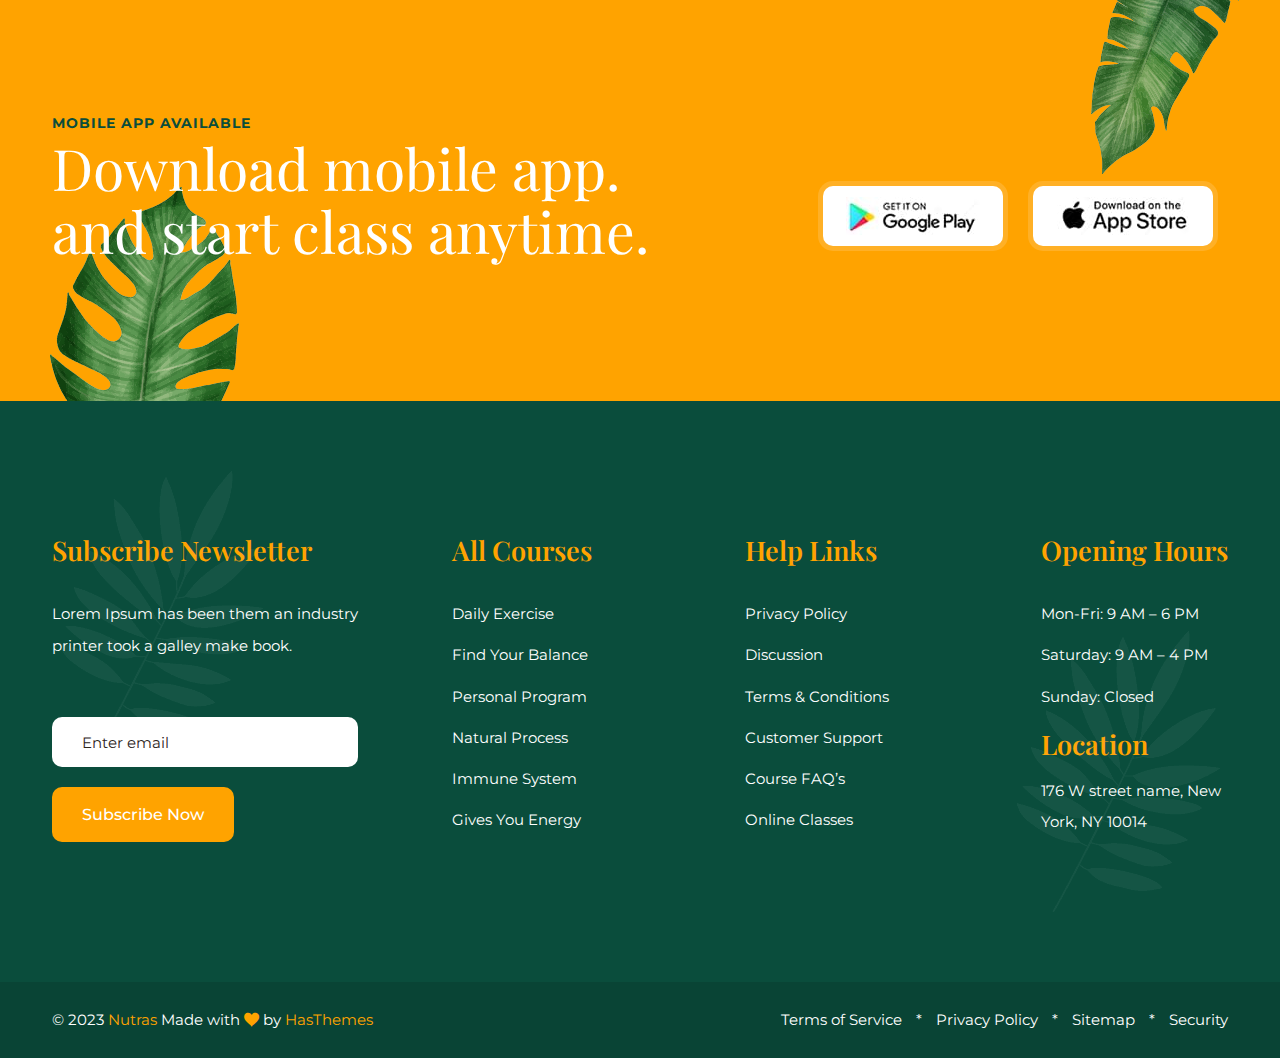
<file: 404-error.html>
<!doctype html>
<html class="no-js" lang="en">

<head>
    <meta charset="utf-8">
    <meta http-equiv="x-ua-compatible" content="ie=edge">
    <title>Nutras Fitness & Nutrition Bootstrap 5 Template</title>
    <meta name="robots" content="noindex, follow" />
    <meta name="description" content="">
    <meta name="viewport" content="width=device-width, initial-scale=1, shrink-to-fit=no">
    <!-- Favicon -->
    <link rel="shortcut icon" type="image/x-icon" href="assets/images/favicon.ico">

    <!-- CSS
	============================================ -->

    <!-- Icon Font CSS -->
    <link rel="stylesheet" href="assets/css/plugins/icofont.min.css">
    <link rel="stylesheet" href="assets/css/plugins/flaticon.css">
    <link rel="stylesheet" href="assets/css/plugins/font-awesome.min.css">

    <!-- Plugins CSS -->
    <link rel="stylesheet" href="assets/css/plugins/bootstrap.min.css">
    <link rel="stylesheet" href="assets/css/plugins/animate.min.css">
    <link rel="stylesheet" href="assets/css/plugins/swiper-bundle.min.css">
    <link rel="stylesheet" href="assets/css/plugins/magnific-popup.css">
    <link rel="stylesheet" href="assets/css/plugins/nice-select.css">

    <!-- Main Style CSS -->
    <link rel="stylesheet" href="assets/css/style.css">

</head>

<body>

    <div class="main-wrapper">

        <!-- Header Section Start -->
        <div class="header section">

            <!-- Header Main Start -->
            <div class="header-main">
                <div class="container">

                    <!-- Header Wrapper Start -->
                    <div class="header-wrapper">

                        <!-- Header Logo Start -->
                        <div class="header-logo">
                            <a href="index.html"><img src="assets/images/logo.png" alt="Logo"></a>
                        </div>
                        <!-- Header Logo End -->

                        <!-- Header Menu Start -->
                        <div class="header-menu d-none d-lg-flex">

                            <ul class="nav-menu">
                                <li><a class="active" href="index.html">Home</a></li>
                                <li><a href="about.html">About Us</a></li>
                                <li>
                                    <a href="#">All Course</a>
                                    <ul class="sub-menu">
                                        <li><a href="courses.html">Courses</a></li>
                                        <li><a href="my-courses.html">My Courses</a></li>
                                        <li><a href="#">Courses Details</a>
                                            <ul class="sub-menu">
                                                <li><a href="courses-details-left-sidebar.html">Courses Details Left Sidebar</a></li>
                                                <li><a href="courses-details-right-sidebar.html">Courses Details Right Sidebar</a></li>
                                            </ul>
                                        </li>
                                    </ul>
                                </li>
                                <li>
                                    <a href="#">Pages </a>
                                    <ul class="sub-menu">
                                        <li><a href="after-enroll.html">After Enroll</a></li>
                                        <li><a href="courses-admin.html">Instructor Dashboard (Course List)</a></li>
                                        <li><a href="overview.html">Instructor Dashboard (Performance)</a></li>
                                        <li><a href="students.html">Students</a></li>
                                        <li><a href="reviews.html">Reviews</a></li>
                                        <li><a href="engagement.html">Course engagement</a></li>
                                        <li><a href="traffic-conversion.html">Traffic & conversion</a></li>
                                        <li><a href="messages.html">Messages</a></li>
                                        <li><a href="register.html">Register</a></li>
                                        <li><a href="login.html">Login</a></li>
                                        <li><a href="faq.html">FAQ</a></li>
                                        <li><a href="404-error.html">404 Error</a></li>
                                    </ul>
                                </li>
                                <li>
                                    <a href="#">Blog</a>
                                    <ul class="sub-menu">
                                        <li>
                                            <a href="#">Blog</a>
                                            <ul class="sub-menu">
                                                <li><a href="blog-grid.html">Blog Grid</a></li>
                                                <li><a href="blog-left-sidebar.html">Blog Left Sidebar</a></li>
                                                <li><a href="blog-right-sidebar.html">Blog Right Sidebar</a></li>
                                            </ul>
                                        </li>
                                        <li>
                                            <a href="#">Blog Details</a>
                                            <ul class="sub-menu">
                                                <li><a href="blog-details-left-sidebar.html">Blog Details Left Sidebar</a></li>
                                                <li><a href="blog-details-right-sidebar.html">Blog Details Right Sidebar</a></li>
                                            </ul>
                                        </li>
                                    </ul>
                                </li>
                                <li><a href="contact.html">Contact</a></li>
                            </ul>


                            <div class="header-btn">
                                <a class="btn btn-secondary btn-hover-primary" href="login.html">Sign Up</a>
                            </div>

                        </div>
                        <!-- Header Menu End -->

                        <!-- Header Toggle Start -->
                        <div class="header-toggle d-lg-none">

                            <a class="btn btn-secondary btn-hover-primary" href="login.html">Sign Up</a>

                            <a href="#" class="menu-toggle">
                                <span></span>
                                <span></span>
                                <span></span>
                            </a>
                        </div>
                        <!-- Header Toggle End -->

                    </div>
                    <!-- Header Wrapper End -->

                </div>
            </div>
            <!-- Header Main End -->

        </div>
        <!-- Header Section End -->


        <!-- Mobile Menu Start -->
        <div class="mobile-menu">

            <!-- Menu Close Start -->
            <a class="menu-close" href="javascript:void(0)">
                <i class="icofont-close-line"></i>
            </a>
            <!-- Menu Close End -->

            <!-- Mobile Menu Start -->
            <div class="mobile-menu-items">
                <ul class="nav-menu">
                    <li><a class="active" href="index.html">Home</a></li>
                    <li><a href="about.html">About Us</a></li>
                    <li>
                        <a href="#">All Course</a>
                        <ul class="sub-menu">
                            <li><a href="courses.html">Courses</a></li>
                            <li><a href="my-courses.html">My Courses</a></li>
                            <li><a href="#">Courses Details</a>
                                <ul class="sub-menu">
                                    <li><a href="courses-details-left-sidebar.html">Courses Details Left Sidebar</a></li>
                                    <li><a href="courses-details-right-sidebar.html">Courses Details Right Sidebar</a></li>
                                </ul>
                            </li>
                        </ul>
                    </li>
                    <li>
                        <a href="#">Pages </a>
                        <ul class="sub-menu">
                            <li><a href="after-enroll.html">After Enroll</a></li>
                            <li><a href="courses-admin.html">Instructor Dashboard (Course List)</a></li>
                            <li><a href="overview.html">Instructor Dashboard (Performance)</a></li>
                            <li><a href="students.html">Students</a></li>
                            <li><a href="reviews.html">Reviews</a></li>
                            <li><a href="engagement.html">Course engagement</a></li>
                            <li><a href="traffic-conversion.html">Traffic & conversion</a></li>
                            <li><a href="messages.html">Messages</a></li>
                            <li><a href="register.html">Register</a></li>
                            <li><a href="login.html">Login</a></li>
                            <li><a href="faq.html">FAQ</a></li>
                            <li><a href="404-error.html">404 Error</a></li>
                        </ul>
                    </li>
                    <li>
                        <a href="#">Blog</a>
                        <ul class="sub-menu">
                            <li>
                                <a href="#">Blog</a>
                                <ul class="sub-menu">
                                    <li><a href="blog-grid.html">Blog Grid</a></li>
                                    <li><a href="blog-left-sidebar.html">Blog Left Sidebar</a></li>
                                    <li><a href="blog-right-sidebar.html">Blog Right Sidebar</a></li>
                                </ul>
                            </li>
                            <li>
                                <a href="#">Blog Details</a>
                                <ul class="sub-menu">
                                    <li><a href="blog-details-left-sidebar.html">Blog Details Left Sidebar</a></li>
                                    <li><a href="blog-details-right-sidebar.html">Blog Details Right Sidebar</a></li>
                                </ul>
                            </li>
                        </ul>
                    </li>
                    <li><a href="contact.html">Contact</a></li>
                </ul>

            </div>
            <!-- Mobile Menu End -->

        </div>
        <!-- Mobile Menu End -->

        <!-- Overlay Start -->
        <div class="overlay"></div>
        <!-- Overlay End -->


        <!-- Page banner Section Start -->
        <div class="section page-banner-section" style="background-image: url(assets/images/page-banner.jpg);">
            <div class="container">

                <!-- Page banner Section Start -->
                <div class="page-banner-content">
                    <h2 class="page-title">Page Not Found</h2>

                    <ul class="breadcrumb">
                        <li class="breadcrumb-item"><a href="index.html">Home</a></li>
                        <li class="breadcrumb-item active">Error</li>
                    </ul>
                </div>
                <!-- Page banner Section End -->

            </div>
        </div>
        <!-- Page banner Section End -->

        <!-- Error Section Start -->
        <div class="section section-padding error-section">

            <img class="shape" src="assets/images/shape/shape-10.png" alt="Shape">

            <div class="container">

                <!-- Error Wrapper Start -->
                <div class="error-wrapper">
                    <div class="error-images">
                        <img src="assets/images/error.png" alt="Error">
                    </div>
                    <div class="error-content">
                        <h1 class="title">Sorry,</h1>
                        <h4 class="sub-title">Something missiong....</h4>
                        <p>Standard dummy text ever since the and when an unknown printe specimen book has survived centuries.</p>
                        <a href="index.html" class=" btn btn-primary btn-hover-secondary">Back to Home</a>
                    </div>
                </div>
                <!-- Error Wrapper End -->

            </div>
        </div>
        <!-- Error Section End -->

        <!-- Download App Start -->
        <div class="section section-padding download-section">

            <img class="shape-01" src="assets/images/shape/shape-7.png" alt="Shape">
            <img class="shape-02" src="assets/images/shape/shape-8.png" alt="Shape">

            <div class="container">

                <!-- Download App Wrapper Start -->
                <div class="download-app-wrapper">

                    <!-- Section Title Start -->
                    <div class="section-title shape-none">
                        <h6 class="sub-title">mobile app available</h6>
                        <h2 class="main-title">Download mobile app. and start class anytime.</h2>
                    </div>
                    <!-- Section Title End -->

                    <!-- Download App Button End -->
                    <div class="download-app-btn">
                        <ul class="app-btn">
                            <li><a href="#"><img src="assets/images/play-store.jpg" alt="Play Store"></a></li>
                            <li><a href="#"><img src="assets/images/app-store.jpg" alt="App Store"></a></li>
                        </ul>
                    </div>
                    <!-- Download App Button End -->

                </div>
                <!-- Download App Wrapper End -->

            </div>
        </div>
        <!-- Download App End -->

        <!-- Footer Start -->
        <div class="section footer-section">

            <!-- Footer Widget Section Start -->
            <div class="footer-widget-section section-padding">

                <img class="shape-01 animation-rotate" src="assets/images/shape/shape-9.png" alt="Shape">

                <div class="container">

                    <!-- Footer Widget Wrapper Start -->
                    <div class="footer-widget-wrapper">
                        <div class="row">
                            <div class="col-lg-4">

                                <!-- Footer Widget Start -->
                                <div class="footer-widget">
                                    <h3 class="footer-widget-title">Subscribe Newsletter</h3>

                                    <div class="widget-newsletter">
                                        <p>Lorem Ipsum has been them an industry printer took a galley make book.</p>

                                        <div class="newsletter-form">
                                            <form action="#">
                                                <input type="text" placeholder="Enter email">
                                                <button class="btn btn-primary btn-hover-white">Subscribe Now</button>
                                            </form>
                                        </div>
                                    </div>
                                </div>
                                <!-- Footer Widget End -->

                            </div>
                            <div class="col-lg-8">

                                <!-- Footer Widget Start -->
                                <div class="widget-wrapper">

                                    <!-- Footer Widget Start -->
                                    <div class="footer-widget">
                                        <h3 class="footer-widget-title">All Courses</h3>

                                        <ul class="widget-link">
                                            <li><a href="#">Daily Exercise</a></li>
                                            <li><a href="#">Find Your Balance</a></li>
                                            <li><a href="#">Personal Program</a></li>
                                            <li><a href="#">Natural Process</a></li>
                                            <li><a href="#">Immune System</a></li>
                                            <li><a href="#">Gives You Energy</a></li>
                                        </ul>
                                    </div>
                                    <!-- Footer Widget End -->

                                    <!-- Footer Widget Start -->
                                    <div class="footer-widget">
                                        <h3 class="footer-widget-title">Help Links</h3>

                                        <ul class="widget-link">
                                            <li><a href="#">Privacy Policy</a></li>
                                            <li><a href="#">Discussion</a></li>
                                            <li><a href="#">Terms & Conditions</a></li>
                                            <li><a href="#">Customer Support</a></li>
                                            <li><a href="#">Course FAQ’s</a></li>
                                            <li><a href="#">Online Classes</a></li>
                                        </ul>
                                    </div>
                                    <!-- Footer Widget End -->

                                    <!-- Footer Widget Start -->
                                    <div class="footer-widget">
                                        <h3 class="footer-widget-title">Opening Hours</h3>

                                        <ul class="widget-link">
                                            <li><a href="#">Mon-Fri: 9 AM – 6 PM</a></li>
                                            <li><a href="#">Saturday: 9 AM – 4 PM</a></li>
                                            <li><a href="#">Sunday: Closed</a></li>
                                        </ul>

                                        <div class="widget-location">
                                            <h3 class="footer-widget-title">Location</h3>

                                            <p>176 W street name, New <br> York, NY 10014</p>
                                        </div>
                                    </div>
                                    <!-- Footer Widget End -->

                                </div>
                                <!-- Footer Widget End -->

                            </div>
                        </div>
                    </div>
                    <!-- Footer Widget Wrapper End -->

                </div>

                <img class="shape-02 animation-rotate" src="assets/images/shape/shape-9.png" alt="Shape">

            </div>
            <!-- Footer Widget Section End -->

            <!-- Footer Copyright Section Start -->
            <div class="footer-copyright">
                <div class="container">

                    <!-- Copyright Wrapper Start -->
                    <div class="copyright-wrapper">

                        <div class="copyright-text">
                            <p>&copy; 2023 <span> Nutras </span> Made with <i class="icofont-heart-alt"></i> by <a href="https://hasthemes.com/" target="_blank">HasThemes</a></p>
                        </div>

                        <div class="copyright-link">
                            <a href="#">Terms of Service</a>
                            <a href="#">Privacy Policy</a>
                            <a href="#">Sitemap</a>
                            <a href="#">Security</a>
                        </div>

                    </div>
                    <!-- Copyright Wrapper End -->

                </div>
            </div>
            <!-- Footer Copyright Section End -->

        </div>
        <!-- Footer End -->

        <!--Back To Start-->
        <a href="#" class="back-to-top">
            <i class="icofont-simple-up"></i>
        </a>
        <!--Back To End-->

    </div>

    <!-- JS
    ============================================ -->

    <!-- Modernizer & jQuery JS -->
    <script src="assets/js/vendor/modernizr-3.11.2.min.js"></script>
    <script src="assets/js/vendor/jquery-3.5.1.min.js"></script>

    <!-- Bootstrap JS -->
    <script src="assets/js/plugins/popper.min.js"></script>
    <script src="assets/js/plugins/bootstrap.min.js"></script>

    <!-- Plugins JS -->
    <script src="assets/js/plugins/swiper-bundle.min.js"></script>
    <script src="assets/js/plugins/jquery.magnific-popup.min.js"></script>
    <script src="assets/js/plugins/jquery.nice-select.min.js"></script>
    <script src="assets/js/plugins/video-playlist.js"></script>
    <script src="assets/js/plugins/ajax-contact.js"></script>


    <!-- Main JS -->
    <script src="assets/js/main.js"></script>

</body>

</html>
</file>
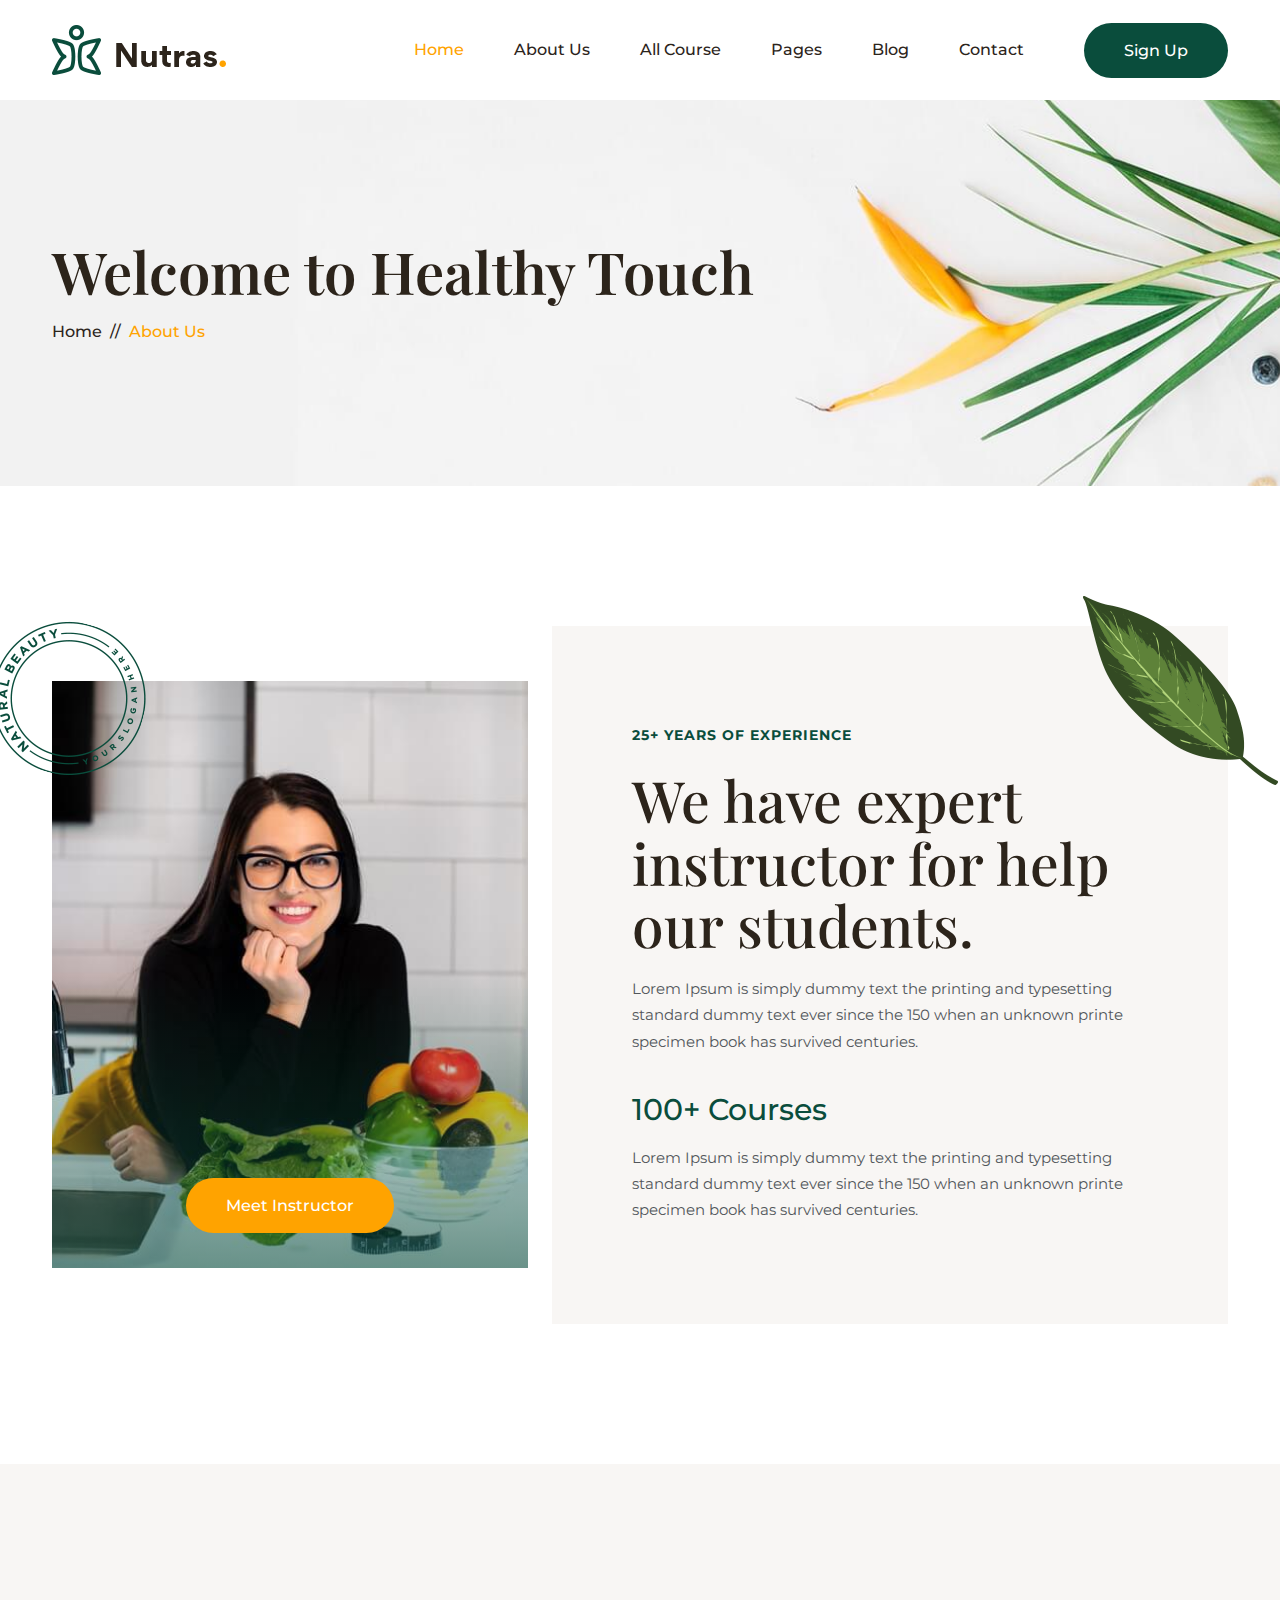
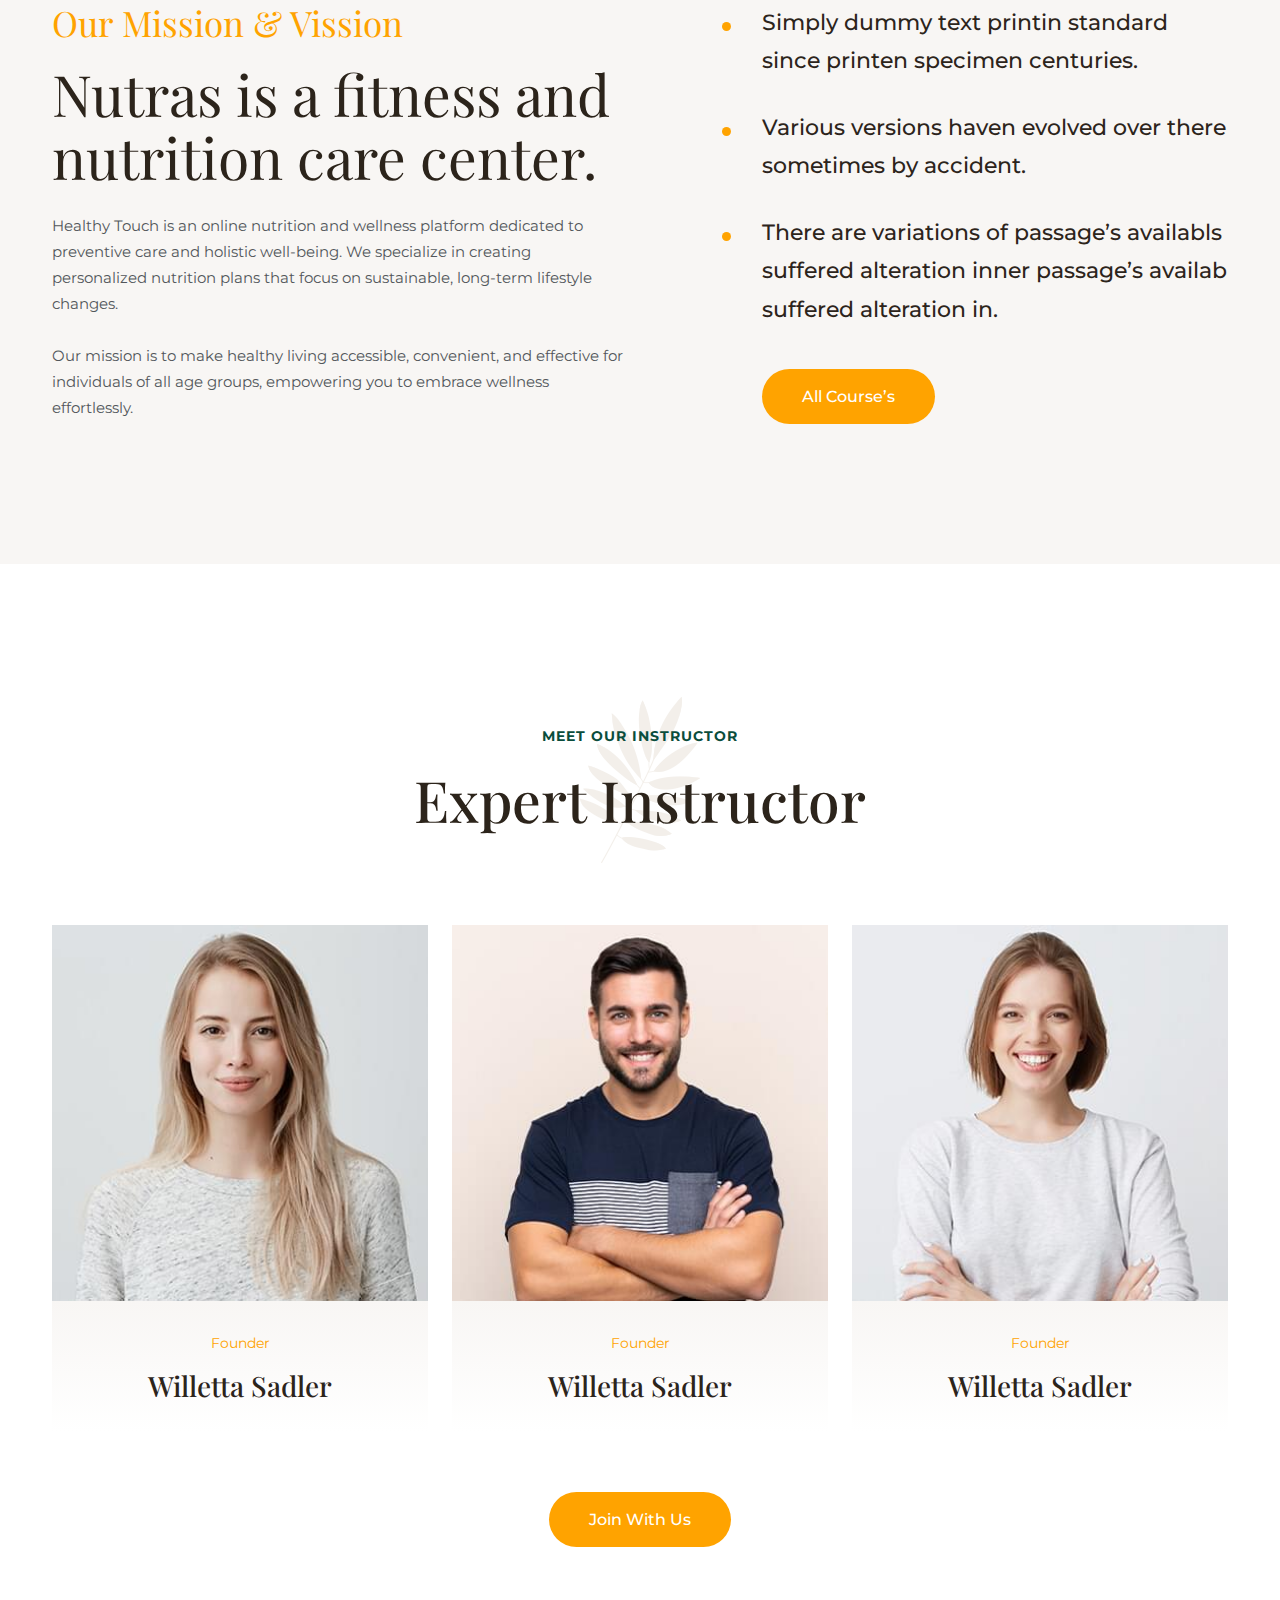
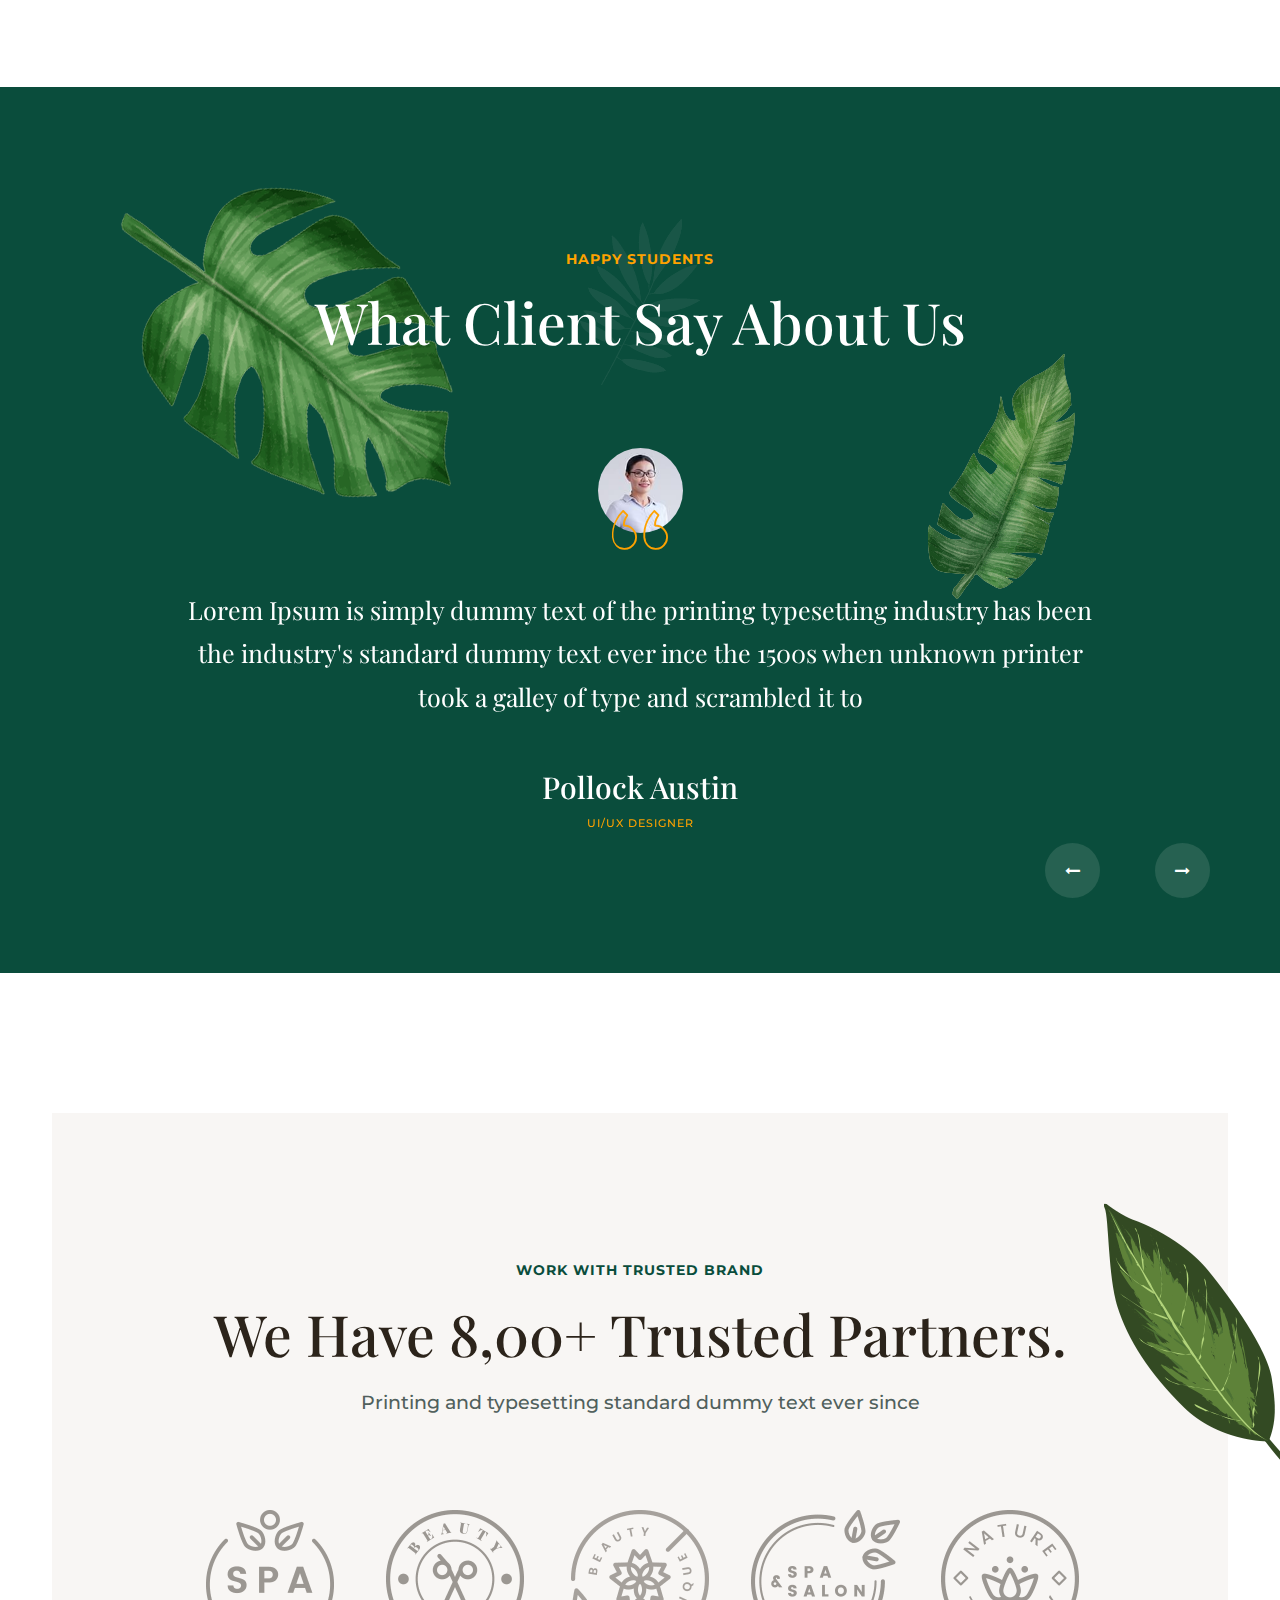
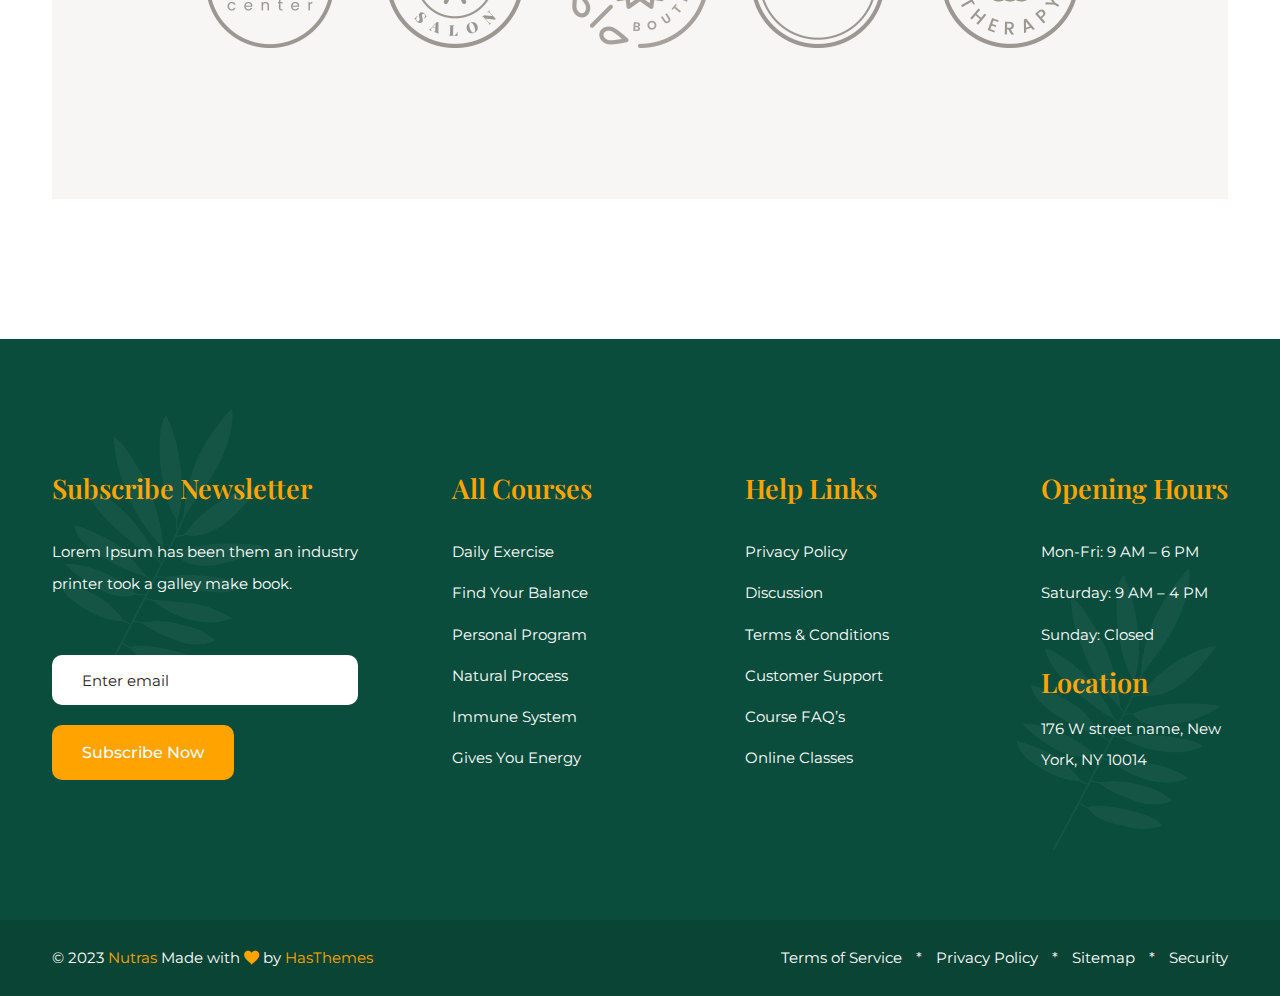
<file: about.html>
<!doctype html>
<html class="no-js" lang="en">

<head>
    <meta charset="utf-8">
    <meta http-equiv="x-ua-compatible" content="ie=edge">
    <title>Nutras Fitness & Nutrition Bootstrap 5 Template</title>
    <meta name="robots" content="noindex, follow" />
    <meta name="description" content="">
    <meta name="viewport" content="width=device-width, initial-scale=1, shrink-to-fit=no">
    <!-- Favicon -->
    <link rel="shortcut icon" type="image/x-icon" href="assets/images/favicon.ico">

    <!-- CSS
	============================================ -->

    <!-- Icon Font CSS -->
    <link rel="stylesheet" href="assets/css/plugins/icofont.min.css">
    <link rel="stylesheet" href="assets/css/plugins/flaticon.css">
    <link rel="stylesheet" href="assets/css/plugins/font-awesome.min.css">

    <!-- Plugins CSS -->
    <link rel="stylesheet" href="assets/css/plugins/bootstrap.min.css">
    <link rel="stylesheet" href="assets/css/plugins/animate.min.css">
    <link rel="stylesheet" href="assets/css/plugins/swiper-bundle.min.css">
    <link rel="stylesheet" href="assets/css/plugins/magnific-popup.css">
    <link rel="stylesheet" href="assets/css/plugins/nice-select.css">

    <!-- Main Style CSS -->
    <link rel="stylesheet" href="assets/css/style.css">

</head>

<body>

    <div class="main-wrapper">

        <!-- Header Section Start -->
        <div class="header section">

            <!-- Header Main Start -->
            <div class="header-main">
                <div class="container">

                    <!-- Header Wrapper Start -->
                    <div class="header-wrapper">

                        <!-- Header Logo Start -->
                        <div class="header-logo">
                            <a href="index.html"><img src="assets/images/logo.png" alt="Logo"></a>
                        </div>
                        <!-- Header Logo End -->

                        <!-- Header Menu Start -->
                        <div class="header-menu d-none d-lg-flex">

                            <ul class="nav-menu">
                                <li><a class="active" href="index.html">Home</a></li>
                                <li><a href="about.html">About Us</a></li>
                                <li>
                                    <a href="#">All Course</a>
                                    <ul class="sub-menu">
                                        <li><a href="courses.html">Courses</a></li>
                                        <li><a href="my-courses.html">My Courses</a></li>
                                        <li><a href="#">Courses Details</a>
                                            <ul class="sub-menu">
                                                <li><a href="courses-details-left-sidebar.html">Courses Details Left
                                                        Sidebar</a></li>
                                                <li><a href="courses-details-right-sidebar.html">Courses Details Right
                                                        Sidebar</a></li>
                                            </ul>
                                        </li>
                                    </ul>
                                </li>
                                <li>
                                    <a href="#">Pages </a>
                                    <ul class="sub-menu">
                                        <li><a href="after-enroll.html">After Enroll</a></li>
                                        <li><a href="courses-admin.html">Instructor Dashboard (Course List)</a></li>
                                        <li><a href="overview.html">Instructor Dashboard (Performance)</a></li>
                                        <li><a href="students.html">Students</a></li>
                                        <li><a href="reviews.html">Reviews</a></li>
                                        <li><a href="engagement.html">Course engagement</a></li>
                                        <li><a href="traffic-conversion.html">Traffic & conversion</a></li>
                                        <li><a href="messages.html">Messages</a></li>
                                        <li><a href="register.html">Register</a></li>
                                        <li><a href="login.html">Login</a></li>
                                        <li><a href="faq.html">FAQ</a></li>
                                        <li><a href="404-error.html">404 Error</a></li>
                                    </ul>
                                </li>
                                <li>
                                    <a href="#">Blog</a>
                                    <ul class="sub-menu">
                                        <li>
                                            <a href="#">Blog</a>
                                            <ul class="sub-menu">
                                                <li><a href="blog-grid.html">Blog Grid</a></li>
                                                <li><a href="blog-left-sidebar.html">Blog Left Sidebar</a></li>
                                                <li><a href="blog-right-sidebar.html">Blog Right Sidebar</a></li>
                                            </ul>
                                        </li>
                                        <li>
                                            <a href="#">Blog Details</a>
                                            <ul class="sub-menu">
                                                <li><a href="blog-details-left-sidebar.html">Blog Details Left
                                                        Sidebar</a></li>
                                                <li><a href="blog-details-right-sidebar.html">Blog Details Right
                                                        Sidebar</a></li>
                                            </ul>
                                        </li>
                                    </ul>
                                </li>
                                <li><a href="contact.html">Contact</a></li>
                            </ul>


                            <div class="header-btn">
                                <a class="btn btn-secondary btn-hover-primary" href="login.html">Sign Up</a>
                            </div>

                        </div>
                        <!-- Header Menu End -->

                        <!-- Header Toggle Start -->
                        <div class="header-toggle d-lg-none">

                            <a class="btn btn-secondary btn-hover-primary" href="login.html">Sign Up</a>

                            <a href="#" class="menu-toggle">
                                <span></span>
                                <span></span>
                                <span></span>
                            </a>
                        </div>
                        <!-- Header Toggle End -->

                    </div>
                    <!-- Header Wrapper End -->

                </div>
            </div>
            <!-- Header Main End -->

        </div>
        <!-- Header Section End -->


        <!-- Mobile Menu Start -->
        <div class="mobile-menu">

            <!-- Menu Close Start -->
            <a class="menu-close" href="javascript:void(0)">
                <i class="icofont-close-line"></i>
            </a>
            <!-- Menu Close End -->

            <!-- Mobile Menu Start -->
            <div class="mobile-menu-items">
                <ul class="nav-menu">
                    <li><a class="active" href="index.html">Home</a></li>
                    <li><a href="about.html">About Us</a></li>
                    <li>
                        <a href="#">All Course</a>
                        <ul class="sub-menu">
                            <li><a href="courses.html">Courses</a></li>
                            <li><a href="my-courses.html">My Courses</a></li>
                            <li><a href="#">Courses Details</a>
                                <ul class="sub-menu">
                                    <li><a href="courses-details-left-sidebar.html">Courses Details Left Sidebar</a>
                                    </li>
                                    <li><a href="courses-details-right-sidebar.html">Courses Details Right Sidebar</a>
                                    </li>
                                </ul>
                            </li>
                        </ul>
                    </li>
                    <li>
                        <a href="#">Pages </a>
                        <ul class="sub-menu">
                            <li><a href="after-enroll.html">After Enroll</a></li>
                            <li><a href="courses-admin.html">Instructor Dashboard (Course List)</a></li>
                            <li><a href="overview.html">Instructor Dashboard (Performance)</a></li>
                            <li><a href="students.html">Students</a></li>
                            <li><a href="reviews.html">Reviews</a></li>
                            <li><a href="engagement.html">Course engagement</a></li>
                            <li><a href="traffic-conversion.html">Traffic & conversion</a></li>
                            <li><a href="messages.html">Messages</a></li>
                            <li><a href="register.html">Register</a></li>
                            <li><a href="login.html">Login</a></li>
                            <li><a href="faq.html">FAQ</a></li>
                            <li><a href="404-error.html">404 Error</a></li>
                        </ul>
                    </li>
                    <li>
                        <a href="#">Blog</a>
                        <ul class="sub-menu">
                            <li>
                                <a href="#">Blog</a>
                                <ul class="sub-menu">
                                    <li><a href="blog-grid.html">Blog Grid</a></li>
                                    <li><a href="blog-left-sidebar.html">Blog Left Sidebar</a></li>
                                    <li><a href="blog-right-sidebar.html">Blog Right Sidebar</a></li>
                                </ul>
                            </li>
                            <li>
                                <a href="#">Blog Details</a>
                                <ul class="sub-menu">
                                    <li><a href="blog-details-left-sidebar.html">Blog Details Left Sidebar</a></li>
                                    <li><a href="blog-details-right-sidebar.html">Blog Details Right Sidebar</a></li>
                                </ul>
                            </li>
                        </ul>
                    </li>
                    <li><a href="contact.html">Contact</a></li>
                </ul>

            </div>
            <!-- Mobile Menu End -->

        </div>
        <!-- Mobile Menu End -->

        <!-- Overlay Start -->
        <div class="overlay"></div>
        <!-- Overlay End -->


        <!-- Page banner Section Start -->
        <div class="section page-banner-section" style="background-image: url(assets/images/page-banner.jpg);">
            <div class="container">

                <!-- Page banner Section Start -->
                <div class="page-banner-content">
                    <h2 class="page-title">Welcome to Healthy Touch</h2>
                    <!-- <h1 class="main-title">Preventive Nutrition, Personalized for You.</h1> -->
                    <ul class="breadcrumb">
                        <li class="breadcrumb-item"><a href="index.html">Home</a></li>
                        <li class="breadcrumb-item active">About Us</li>
                    </ul>
                </div>
                <!-- Page banner Section End -->

            </div>
        </div>
        <!-- Page banner Section End -->

        <!-- About Section Start -->
        <div class="section section-padding overflow-hidden">
            <div class="container">

                <!-- About Wrapper Start -->
                <div class="about-wrapper">
                    <div class="row align-items-center gx-xxl-5">
                        <div class="col-lg-5">
                            <!-- About Images Start -->
                            <div class="about-images">
                                <img src="assets/images/shape/shape-2.png" alt="shape" class="shape">
                                <div class="images">
                                    <img src="assets/images/about.jpg" alt="About">
                                </div>
                                <div class="about-btn">
                                    <a href="#" class="btn btn-primary btn-hover-secondary">Meet Instructor</a>
                                </div>
                            </div>
                            <!-- About Images End -->
                        </div>
                        <div class="col-lg-7">
                            <!-- About Content Start -->
                            <div class="about-content bg-grey">
                                <img class="shape" src="assets/images/shape/shape-1.png" alt="shape">
                                <div class="content-wrapper">
                                    <h6 class="sub-title">25+ years of experience</h6>
                                    <h2 class="main-title">We have expert instructor for help our students.</h2>
                                    <p>Lorem Ipsum is simply dummy text the printing and typesetting standard dummy text
                                        ever since the 150 when an unknown printe specimen book has survived centuries.
                                    </p>
                                    <span class="count">100+ Courses</span>
                                    <p>Lorem Ipsum is simply dummy text the printing and typesetting standard dummy text
                                        ever since the 150 when an unknown printe specimen book has survived centuries.
                                    </p>
                                </div>
                            </div>
                            <!-- About Content End -->
                        </div>
                    </div>
                </div>
                <!-- About Wrapper End -->

            </div>
        </div>
        <!-- About Section End -->

        <!-- Our Mission & Vission Section Start -->
        <div class="section section-padding bg-grey">
            <div class="container">

                <!-- Our Mission Wrapper Start -->
                <div class="our-mission-wrapper">
                    <div class="row">
                        <div class="col-lg-6">
                            <div class="content">
                                <h4 class="sub-title">Our Mission & Vission</h4>
                                <h2 class="main-title">Nutras is a fitness and nutrition care center.</h2>
                                <p>Healthy Touch is an online nutrition and wellness platform dedicated to preventive
                                    care and holistic well-being. We specialize in creating personalized nutrition plans
                                    that focus on sustainable, long-term lifestyle changes.
                                </p>

                                <p>Our mission is to make healthy living accessible, convenient, and effective for
                                    individuals of all age groups, empowering you to embrace wellness effortlessly.</p>
                            </div>
                        </div>
                        <div class="col-lg-6">
                            <div class="content-list">
                                <ul>
                                    <li>Simply dummy text printin standard since printen specimen centuries. </li>
                                    <li>Various versions haven evolved over there sometimes by accident.</li>
                                    <li>There are variations of passage’s availabls suffered alteration inner passage’s
                                        availab suffered alteration in.</li>
                                </ul>
                                <a class="btn btn-primary btn-hover-secondary" href="#">All Course’s</a>
                            </div>
                        </div>
                    </div>
                </div>
                <!-- Our Mission Wrapper End -->

            </div>
        </div>
        <!-- Our Mission & Vission Section End -->

        <!-- Instructor Section Start -->
        <div class="section section-padding">
            <div class="container">

                <!-- Section Title Start -->
                <div class="section-title">
                    <h6 class="sub-title">meet our Instructor</h6>
                    <h2 class="main-title">Expert Instructor</h2>
                </div>
                <!-- Section Title End -->

                <!-- Instructor Wrapper Start -->
                <div class="instructor-wrapper">
                    <div class="row">
                        <div class="col-lg-4 col-md-6">
                            <!-- Single Instructor Start -->
                            <div class="single-instructor">
                                <div class="instructor-images">
                                    <img src="assets/images/instructor/instructor-01.jpg" alt="">
                                </div>
                                <div class="instructor-content">
                                    <div class="social">
                                        <a href="#"><i class="icofont-facebook"></i></a>
                                        <a href="#"><i class="icofont-skype"></i></a>
                                        <a href="#"><i class="icofont-twitter"></i></a>
                                        <a href="#"><i class="icofont-linkedin"></i></a>
                                    </div>
                                    <p class="designation">Founder</p>
                                    <h3 class="name">Willetta Sadler</h3>
                                </div>
                            </div>
                            <!-- Single Instructor End -->
                        </div>
                        <div class="col-lg-4 col-md-6">
                            <!-- Single Instructor Start -->
                            <div class="single-instructor">
                                <div class="instructor-images">
                                    <img src="assets/images/instructor/instructor-02.jpg" alt="">
                                </div>
                                <div class="instructor-content">
                                    <div class="social">
                                        <a href="#"><i class="icofont-facebook"></i></a>
                                        <a href="#"><i class="icofont-skype"></i></a>
                                        <a href="#"><i class="icofont-twitter"></i></a>
                                        <a href="#"><i class="icofont-linkedin"></i></a>
                                    </div>
                                    <p class="designation">Founder</p>
                                    <h3 class="name">Willetta Sadler</h3>
                                </div>
                            </div>
                            <!-- Single Instructor End -->
                        </div>
                        <div class="col-lg-4 col-md-6">
                            <!-- Single Instructor Start -->
                            <div class="single-instructor">
                                <div class="instructor-images">
                                    <img src="assets/images/instructor/instructor-03.jpg" alt="">
                                </div>
                                <div class="instructor-content">
                                    <div class="social">
                                        <a href="#"><i class="icofont-facebook"></i></a>
                                        <a href="#"><i class="icofont-skype"></i></a>
                                        <a href="#"><i class="icofont-twitter"></i></a>
                                        <a href="#"><i class="icofont-linkedin"></i></a>
                                    </div>
                                    <p class="designation">Founder</p>
                                    <h3 class="name">Willetta Sadler</h3>
                                </div>
                            </div>
                            <!-- Single Instructor End -->
                        </div>
                    </div>
                </div>
                <!-- Instructor Wrapper End -->

                <!-- Instructor Button End -->
                <div class="instructor-btn">
                    <a href="#" class="btn btn-primary btn-hover-secondary">Join With Us</a>
                </div>
                <!-- Instructor Button End -->

            </div>
        </div>
        <!-- Instructor Section End -->

        <!-- Testimonial Section Start -->
        <div class="section section-padding testimonial-section testimonial-active">

            <img class="shape-01 animation-down" src="assets/images/shape/shape-5.png" alt="Shape">
            <img class="shape-02 animation-up" src="assets/images/shape/shape-6.png" alt="Shape">

            <div class="container">

                <!-- Section Title Start -->
                <div class="section-title section-title-white">
                    <h6 class="sub-title">happy students</h6>
                    <h2 class="main-title">What Client Say About Us</h2>
                </div>
                <!-- Section Title End -->

                <!-- Testimonial Wrapper End -->
                <div class="testimonial-wrapper">
                    <div class="swiper-container">
                        <div class="swiper-wrapper">

                            <!-- Single Testimonial Start -->
                            <div class="single-testimonial swiper-slide">
                                <div class="testimonial-author">
                                    <img src="assets/images/author/author-01.jpg" alt="Author">
                                    <i class="flaticon-left-quote"></i>
                                </div>
                                <p>Lorem Ipsum is simply dummy text of the printing typesetting industry has been the
                                    industry's standard dummy text ever ince the 1500s when unknown printer took a
                                    galley of type and scrambled it to</p>
                                <h4 class="name">Pollock Austin</h4>
                                <span class="designation">UI/UX DESIGNER</span>
                            </div>
                            <!-- Single Testimonial End -->

                            <!-- Single Testimonial Start -->
                            <div class="single-testimonial swiper-slide">
                                <div class="testimonial-author">
                                    <img src="assets/images/author/author-02.jpg" alt="Author">
                                    <i class="flaticon-left-quote"></i>
                                </div>
                                <p>Lorem Ipsum is simply dummy text of the printing typesetting industry has been the
                                    industry's standard dummy text ever ince the 1500s when unknown printer took a
                                    galley of type and scrambled it to</p>
                                <h4 class="name">Pollock Austin</h4>
                                <span class="designation">UI/UX DESIGNER</span>
                            </div>
                            <!-- Single Testimonial End -->

                            <!-- Single Testimonial Start -->
                            <div class="single-testimonial swiper-slide">
                                <div class="testimonial-author">
                                    <img src="assets/images/author/author-03.jpg" alt="Author">
                                    <i class="flaticon-left-quote"></i>
                                </div>
                                <p>Lorem Ipsum is simply dummy text of the printing typesetting industry has been the
                                    industry's standard dummy text ever ince the 1500s when unknown printer took a
                                    galley of type and scrambled it to</p>
                                <h4 class="name">Pollock Austin</h4>
                                <span class="designation">UI/UX DESIGNER</span>
                            </div>
                            <!-- Single Testimonial End -->

                        </div>
                    </div>
                </div>
                <!-- Testimonial Wrapper End -->

            </div>

            <div class="arrow">
                <div class="swiper-button-next"><i class="fa fa-long-arrow-right"></i></div>
                <div class="swiper-button-prev"><i class="fa fa-long-arrow-left"></i></div>
            </div>

        </div>
        <!-- Testimonial Section End -->

        <!-- Brand Section Start -->
        <div class="section section-padding">
            <div class="container">

                <!-- Brand Wrapper Start -->
                <div class="brand-wrapper">

                    <img class="shape" src="assets/images/shape/shape-12.png" alt="Shape">

                    <!-- Section Title Start -->
                    <div class="section-title shape-none">
                        <h6 class="sub-title">Work With Trusted Brand</h6>
                        <h2 class="main-title">We Have 8,00+ Trusted Partners.</h2>
                        <p>Printing and typesetting standard dummy text ever since</p>
                    </div>
                    <!-- Section Title End -->

                    <!-- Brand Logo Wrapper Start -->
                    <div class="brand-logo-wrapper brand-active">
                        <div class="swiper-container">
                            <div class="swiper-wrapper">

                                <!-- Single Brand Start -->
                                <div class="single-brand swiper-slide">
                                    <img class="brand" src="assets/images/brand/brand-1-1.png" alt="Brand">
                                    <img class="brand-hover" src="assets/images/brand/brand-2-1.png" alt="Brand">
                                </div>
                                <!-- Single Brand End -->

                                <!-- Single Brand Start -->
                                <div class="single-brand swiper-slide">
                                    <img class="brand" src="assets/images/brand/brand-1-2.png" alt="Brand">
                                    <img class="brand-hover" src="assets/images/brand/brand-2-2.png" alt="Brand">
                                </div>
                                <!-- Single Brand End -->

                                <!-- Single Brand Start -->
                                <div class="single-brand swiper-slide">
                                    <img class="brand" src="assets/images/brand/brand-1-3.png" alt="Brand">
                                    <img class="brand-hover" src="assets/images/brand/brand-2-3.png" alt="Brand">
                                </div>
                                <!-- Single Brand End -->

                                <!-- Single Brand Start -->
                                <div class="single-brand swiper-slide">
                                    <img class="brand" src="assets/images/brand/brand-1-4.png" alt="Brand">
                                    <img class="brand-hover" src="assets/images/brand/brand-2-4.png" alt="Brand">
                                </div>
                                <!-- Single Brand End -->

                                <!-- Single Brand Start -->
                                <div class="single-brand swiper-slide">
                                    <img class="brand" src="assets/images/brand/brand-1-5.png" alt="Brand">
                                    <img class="brand-hover" src="assets/images/brand/brand-2-5.png" alt="Brand">
                                </div>
                                <!-- Single Brand End -->

                            </div>
                        </div>
                    </div>
                    <!-- Brand Logo Wrapper End -->

                </div>
                <!-- Brand Wrapper End -->

            </div>
        </div>
        <!-- Brand Section End -->

        <!-- Footer Start -->
        <div class="section footer-section">

            <!-- Footer Widget Section Start -->
            <div class="footer-widget-section section-padding">

                <img class="shape-01 animation-rotate" src="assets/images/shape/shape-9.png" alt="Shape">

                <div class="container">

                    <!-- Footer Widget Wrapper Start -->
                    <div class="footer-widget-wrapper">
                        <div class="row">
                            <div class="col-lg-4">

                                <!-- Footer Widget Start -->
                                <div class="footer-widget">
                                    <h3 class="footer-widget-title">Subscribe Newsletter</h3>

                                    <div class="widget-newsletter">
                                        <p>Lorem Ipsum has been them an industry printer took a galley make book.</p>

                                        <div class="newsletter-form">
                                            <form action="#">
                                                <input type="text" placeholder="Enter email">
                                                <button class="btn btn-primary btn-hover-white">Subscribe Now</button>
                                            </form>
                                        </div>
                                    </div>
                                </div>
                                <!-- Footer Widget End -->

                            </div>
                            <div class="col-lg-8">

                                <!-- Footer Widget Start -->
                                <div class="widget-wrapper">

                                    <!-- Footer Widget Start -->
                                    <div class="footer-widget">
                                        <h3 class="footer-widget-title">All Courses</h3>

                                        <ul class="widget-link">
                                            <li><a href="#">Daily Exercise</a></li>
                                            <li><a href="#">Find Your Balance</a></li>
                                            <li><a href="#">Personal Program</a></li>
                                            <li><a href="#">Natural Process</a></li>
                                            <li><a href="#">Immune System</a></li>
                                            <li><a href="#">Gives You Energy</a></li>
                                        </ul>
                                    </div>
                                    <!-- Footer Widget End -->

                                    <!-- Footer Widget Start -->
                                    <div class="footer-widget">
                                        <h3 class="footer-widget-title">Help Links</h3>

                                        <ul class="widget-link">
                                            <li><a href="#">Privacy Policy</a></li>
                                            <li><a href="#">Discussion</a></li>
                                            <li><a href="#">Terms & Conditions</a></li>
                                            <li><a href="#">Customer Support</a></li>
                                            <li><a href="#">Course FAQ’s</a></li>
                                            <li><a href="#">Online Classes</a></li>
                                        </ul>
                                    </div>
                                    <!-- Footer Widget End -->

                                    <!-- Footer Widget Start -->
                                    <div class="footer-widget">
                                        <h3 class="footer-widget-title">Opening Hours</h3>

                                        <ul class="widget-link">
                                            <li><a href="#">Mon-Fri: 9 AM – 6 PM</a></li>
                                            <li><a href="#">Saturday: 9 AM – 4 PM</a></li>
                                            <li><a href="#">Sunday: Closed</a></li>
                                        </ul>

                                        <div class="widget-location">
                                            <h3 class="footer-widget-title">Location</h3>

                                            <p>176 W street name, New <br> York, NY 10014</p>
                                        </div>
                                    </div>
                                    <!-- Footer Widget End -->

                                </div>
                                <!-- Footer Widget End -->

                            </div>
                        </div>
                    </div>
                    <!-- Footer Widget Wrapper End -->

                </div>

                <img class="shape-02 animation-rotate" src="assets/images/shape/shape-9.png" alt="Shape">

            </div>
            <!-- Footer Widget Section End -->

            <!-- Footer Copyright Section Start -->
            <div class="footer-copyright">
                <div class="container">

                    <!-- Copyright Wrapper Start -->
                    <div class="copyright-wrapper">

                        <div class="copyright-text">
                            <p>&copy; 2023 <span> Nutras </span> Made with <i class="icofont-heart-alt"></i> by <a
                                    href="https://hasthemes.com/" target="_blank">HasThemes</a></p>
                        </div>

                        <div class="copyright-link">
                            <a href="#">Terms of Service</a>
                            <a href="#">Privacy Policy</a>
                            <a href="#">Sitemap</a>
                            <a href="#">Security</a>
                        </div>

                    </div>
                    <!-- Copyright Wrapper End -->

                </div>
            </div>
            <!-- Footer Copyright Section End -->

        </div>
        <!-- Footer End -->

        <!--Back To Start-->
        <a href="#" class="back-to-top">
            <i class="icofont-simple-up"></i>
        </a>
        <!--Back To End-->

    </div>

    <!-- JS
    ============================================ -->

    <!-- Modernizer & jQuery JS -->
    <script src="assets/js/vendor/modernizr-3.11.2.min.js"></script>
    <script src="assets/js/vendor/jquery-3.5.1.min.js"></script>

    <!-- Bootstrap JS -->
    <script src="assets/js/plugins/popper.min.js"></script>
    <script src="assets/js/plugins/bootstrap.min.js"></script>

    <!-- Plugins JS -->
    <script src="assets/js/plugins/swiper-bundle.min.js"></script>
    <script src="assets/js/plugins/jquery.magnific-popup.min.js"></script>
    <script src="assets/js/plugins/jquery.nice-select.min.js"></script>
    <script src="assets/js/plugins/video-playlist.js"></script>
    <script src="assets/js/plugins/ajax-contact.js"></script>


    <!-- Main JS -->
    <script src="assets/js/main.js"></script>

</body>

</html>
</file>
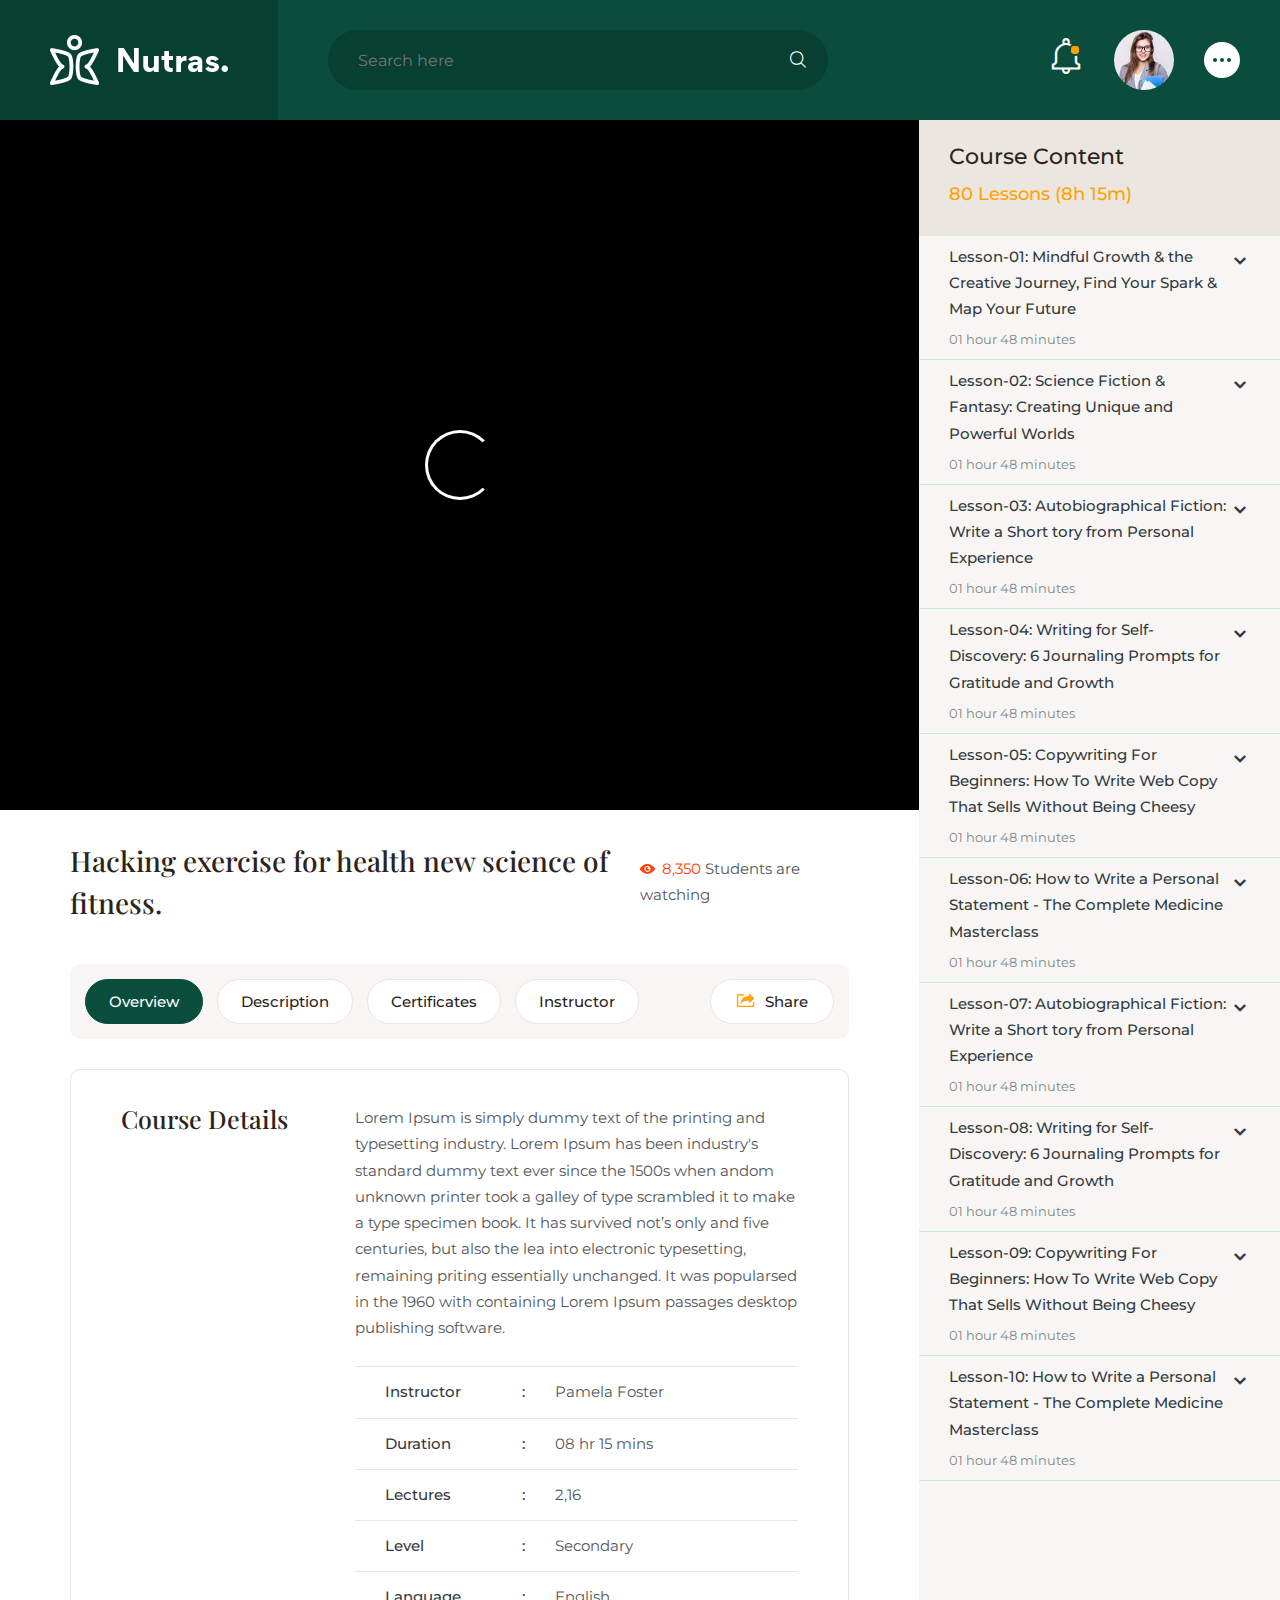
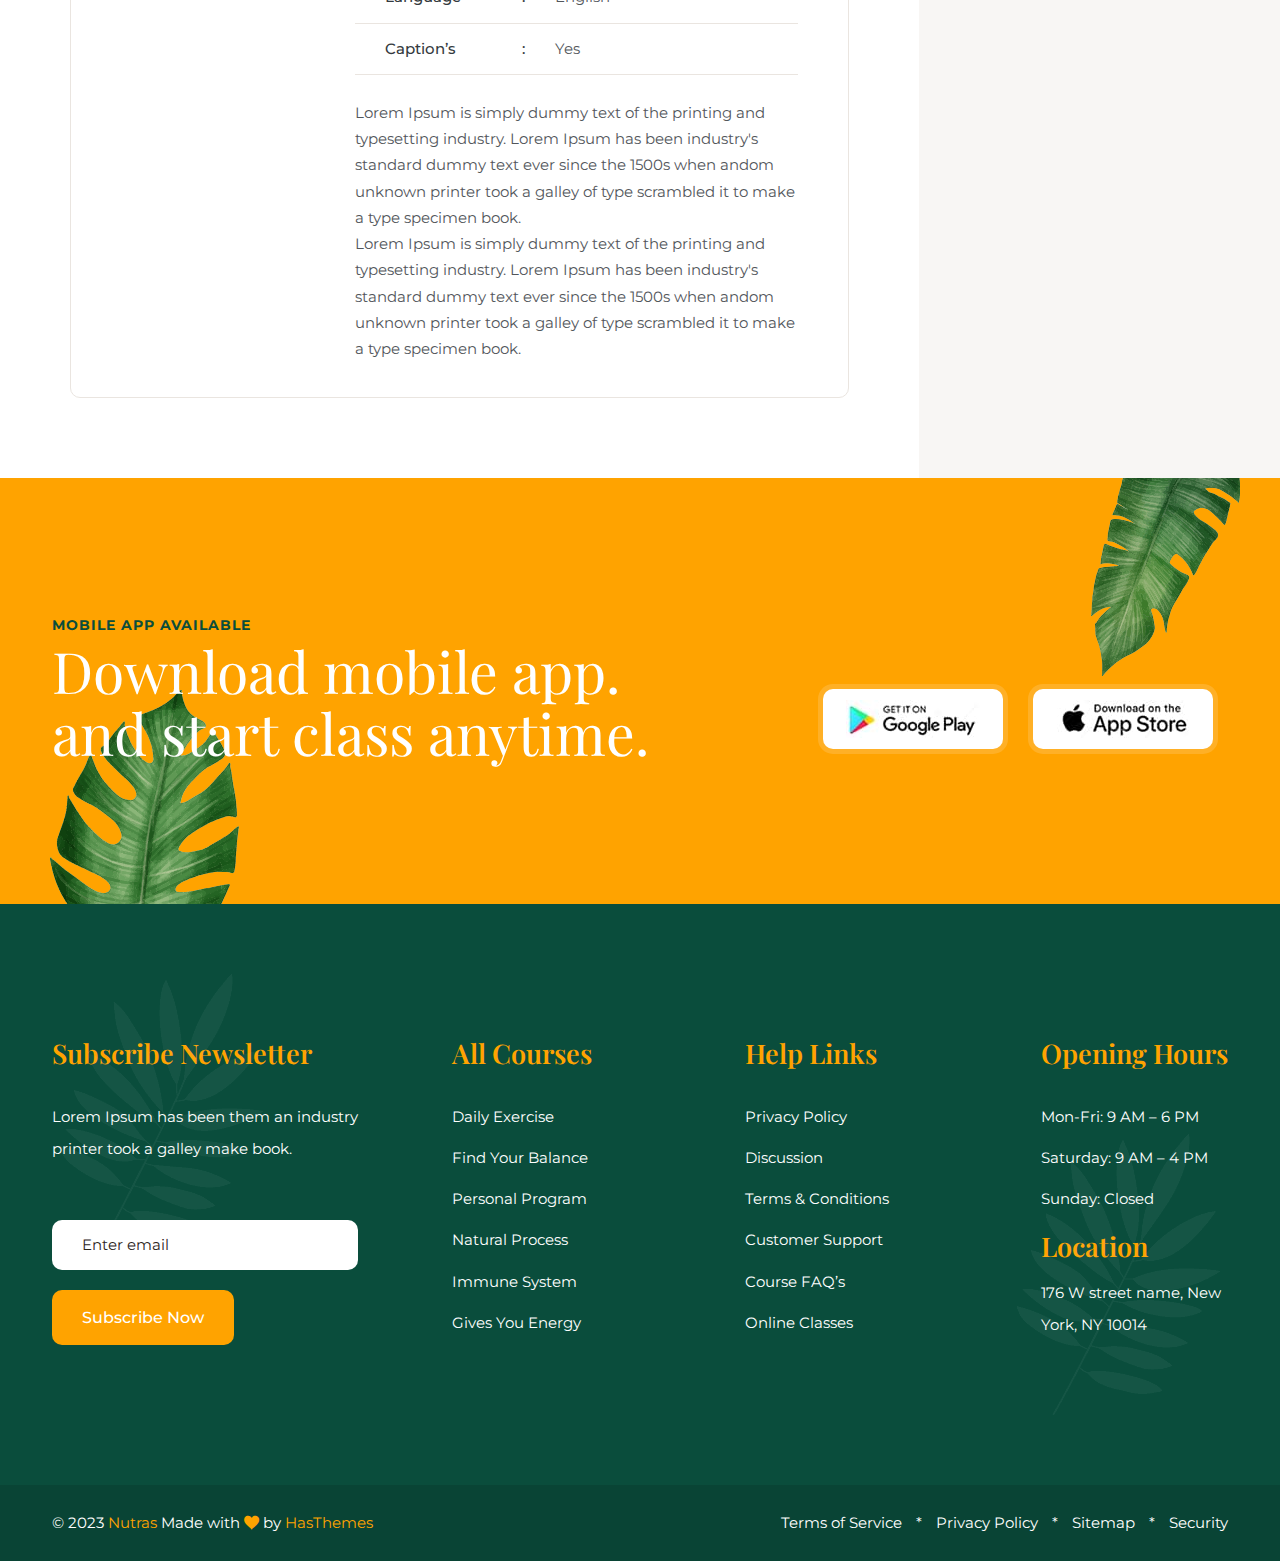
<file: after-enroll.html>
<!DOCTYPE html>
<html lang="en">

<head>
    <meta charset="utf-8">
    <meta http-equiv="x-ua-compatible" content="ie=edge">
    <title>Nutras Fitness & Nutrition Bootstrap 5 Template</title>
    <meta name="robots" content="noindex, follow" />
    <meta name="description" content="">
    <meta name="viewport" content="width=device-width, initial-scale=1, shrink-to-fit=no">
    <!-- Favicon -->
    <link rel="shortcut icon" type="image/x-icon" href="assets/images/favicon.ico">

    <!-- CSS
	============================================ -->

    <!-- Icon Font CSS -->
    <link rel="stylesheet" href="assets/css/plugins/icofont.min.css">
    <link rel="stylesheet" href="assets/css/plugins/flaticon.css">
    <link rel="stylesheet" href="assets/css/plugins/font-awesome.min.css">

    <!-- Plugins CSS -->
    <link rel="stylesheet" href="assets/css/plugins/bootstrap.min.css">
    <link rel="stylesheet" href="assets/css/plugins/animate.min.css">
    <link rel="stylesheet" href="assets/css/plugins/swiper-bundle.min.css">
    <link rel="stylesheet" href="assets/css/plugins/magnific-popup.css">
    <link rel="stylesheet" href="assets/css/plugins/nice-select.css">

    <!-- Main Style CSS -->
    <link rel="stylesheet" href="assets/css/style.css">

</head>

<body>

    <div class="main-wrapper">

        <!-- Login Header Start -->
        <div class="section login-header">
            <!-- Login Header Wrapper Start -->
            <div class="login-header-wrapper navbar navbar-expand">

                <!-- Header Logo Start -->
                <div class="login-header-logo logo-2">
                    <a href="index.html"><img src="assets/images/logo-icon.png" alt="Logo"></a>
                    <a href="index.html"><img src="assets/images/text-logo.png" alt="Logo"></a>
                </div>
                <!-- Header Logo End -->

                <!-- Header Search Start -->
                <div class="login-header-search search-2 dropdown">
                    <button class="search-toggle" data-bs-toggle="dropdown"><i class="icofont-search"></i></button>

                    <div class="search-input dropdown-menu">
                        <form action="#">
                            <input type="text" placeholder="Search here">
                        </form>
                    </div>

                </div>
                <!-- Header Search End -->

                <!-- Header Action Start -->
                <div class="login-header-action action-2 ml-auto">

                    <div class="dropdown">
                        <button class="action notification" data-bs-toggle="dropdown">
                            <i class="flaticon-notification"></i>
                            <span class="active"></span>
                        </button>
                        <div class="dropdown-menu dropdown-notification">
                            <ul class="notification-items-list">
                                <li class="notification-item">
                                    <span class="notify-icon bg-success text-white"><i class="icofont-ui-user"></i></span>
                                    <div class="dropdown-body">
                                        <a href="#">
                                            <p><strong>Martin</strong> has added a <strong>customer</strong> Successfully
                                            </p>
                                        </a>
                                    </div>
                                    <span class="notify-time">3:20 am</span>
                                </li>
                                <li class="notification-item">
                                    <span class="notify-icon bg-success text-white"><i class="icofont-shopping-cart"></i></span>
                                    <div class="dropdown-body">
                                        <a href="#">
                                            <p><strong>Jennifer</strong> purchased Light Dashboard 2.0.</p>
                                        </a>
                                    </div>
                                    <span class="notify-time">3:20 am</span>
                                </li>
                                <li class="notification-item">
                                    <span class="notify-icon bg-danger text-white"><i class="icofont-book-mark"></i></span>
                                    <div class="dropdown-body">
                                        <a href="#">
                                            <p><strong>Robin</strong> marked a <strong>ticket</strong> as unsolved.
                                            </p>
                                        </a>
                                    </div>
                                    <span class="notify-time">3:20 am</span>
                                </li>
                                <li class="notification-item">
                                    <span class="notify-icon bg-success text-white"><i class="icofont-heart-alt"></i></span>
                                    <div class="dropdown-body">
                                        <a href="#">
                                            <p><strong>David</strong> purchased Light Dashboard 1.0.</p>
                                        </a>
                                    </div>
                                    <span class="notify-time">3:20 am</span>
                                </li>
                                <li class="notification-item">
                                    <span class="notify-icon bg-success text-white"><i class="icofont-image"></i></span>
                                    <div class="dropdown-body">
                                        <a href="#">
                                            <p><strong> James.</strong> has added a<strong>customer</strong> Successfully
                                            </p>
                                        </a>
                                    </div>
                                    <span class="notify-time">3:20 am</span>
                                </li>
                            </ul>
                            <a class="all-notification" href="#">See all notifications <i class="icofont-simple-right"></i></a>
                        </div>
                    </div>

                    <a class="action author" href="#">
                        <img src="assets/images/author/author-07.jpg" alt="Author">
                    </a>

                    <div class="dropdown">
                        <button class="action more" data-bs-toggle="dropdown">
                            <span></span>
                            <span></span>
                            <span></span>
                        </button>
                        <ul class="dropdown-menu">
                            <li><a class="" href="#"><i class="icofont-user"></i> Profile</a></li>
                            <li><a class="" href="#"><i class="icofont-inbox"></i> Inbox</a></li>
                            <li><a class="" href="#"><i class="icofont-logout"></i> Sign Out</a></li>
                        </ul>
                    </div>
                </div>
                <!-- Header Action End -->

            </div>
            <!-- Login Header Wrapper End -->
        </div>
        <!-- Login Header End -->

        <!-- Courses Enroll Start -->
        <div class="section">

            <!-- Courses Enroll Wrapper Start -->
            <div class="courses-enroll-wrapper">

                <!-- Courses Video Player Start -->
                <div class="courses-video-player">

                    <!-- Courses Video Container Start -->
                    <div class="vidcontainer">
                        <video id="myvid"></video>

                        <div class="video-play-bar">
                            <div class="topControl">
                                <div class="progress">
                                    <span class="bufferBar"></span>
                                    <span class="timeBar"></span>
                                </div>
                                <div class="time">
                                    <span class="current"></span> /
                                    <span class="duration"></span>
                                </div>
                            </div>

                            <div class="controllers">
                                <div class="controllers-left">
                                    <button class="prevvid disabled" title="Previous video"><i class="icofont-ui-previous"></i></button>
                                    <button class="btnPlay" title="Play/Pause video"></button>
                                    <button class="nextvid" title="Next video"><i class="icofont-ui-next"></i></button>
                                    <button class="sound sound2" title="Mute/Unmute sound"></button>
                                    <div class="volume" title="Set volume">
                                        <span class="volumeBar"></span>
                                    </div>
                                </div>

                                <div class="controllers-right">
                                    <button class="btnspeed" title="Video speed"><i class="fa fa-gear"></i></button>
                                    <ul class="speedcnt">
                                        <li class="spdx50">1.5</li>
                                        <li class="spdx25">1.25</li>
                                        <li class="spdx1 selected">Normal</li>
                                        <li class="spdx050">0.5</li>
                                    </ul>
                                    <button class="btnFS" title="full screen"></button>
                                </div>
                            </div>
                        </div>

                        <div class="bigplay" title="play the video">
                            <i class="fa fa-play"></i>
                        </div>

                        <div class="loading">
                            <div class="spinner-border spinner">
                                <span class="visually-hidden">Loading...</span>
                            </div>
                        </div>

                    </div>
                    <!-- Courses Video Container End -->

                    <!-- Courses Enroll Content Start -->
                    <div class="courses-enroll-content">

                        <!-- Courses Enroll Title Start -->
                        <div class="courses-enroll-title">
                            <h2 class="title">Hacking exercise for health new science of fitness.</h2>
                            <p><i class="icofont-eye-alt"></i> <span>8,350</span> Students are watching</p>
                        </div>
                        <!-- Courses Enroll Title End -->

                        <!-- Courses Enroll Tab Start -->
                        <div class="courses-enroll-tab">
                            <div class="enroll-tab-menu">
                                <ul class="nav">
                                    <li><button class="active" data-bs-toggle="tab" data-bs-target="#tab1">Overview</button></li>
                                    <li><button data-bs-toggle="tab" data-bs-target="#tab2">Description</button></li>
                                    <li><button data-bs-toggle="tab" data-bs-target="#tab3">Certificates</button></li>
                                    <li><button data-bs-toggle="tab" data-bs-target="#tab4">Instructor</button></li>
                                </ul>
                            </div>
                            <div class="enroll-share">
                                <a href="#"><i class="icofont-share-alt"></i> Share</a>
                            </div>
                        </div>
                        <!-- Courses Enroll Tab End -->

                        <!-- Courses Enroll Tab Content Start -->
                        <div class="courses-enroll-tab-content">
                            <div class="tab-content">
                                <div class="tab-pane fade show active" id="tab1">

                                    <!-- Overview Start -->
                                    <div class="overview">
                                        <div class="row">
                                            <div class="col-lg-4">
                                                <div class="enroll-tab-title">
                                                    <h3 class="title">Course Details</h3>
                                                </div>
                                            </div>
                                            <div class="col-lg-8">
                                                <div class="enroll-tab-content">
                                                    <p>Lorem Ipsum is simply dummy text of the printing and typesetting industry. Lorem Ipsum has been industry's standard dummy text ever since the 1500s when andom unknown printer took a galley of type scrambled it to make a type specimen book. It has survived not’s only and five centuries, but also the lea into electronic typesetting, remaining priting essentially unchanged. It was popularsed in the 1960 with containing Lorem Ipsum passages desktop publishing software.</p>

                                                    <table class="table">
                                                        <tbody>
                                                            <tr>
                                                                <th>Instructor <span>:</span></th>
                                                                <td>Pamela Foster</td>
                                                            </tr>
                                                            <tr>
                                                                <th>Duration <span>:</span></th>
                                                                <td>08 hr 15 mins</td>
                                                            </tr>
                                                            <tr>
                                                                <th>Lectures <span>:</span></th>
                                                                <td>2,16</td>
                                                            </tr>
                                                            <tr>
                                                                <th>Level <span>:</span></th>
                                                                <td>Secondary</td>
                                                            </tr>
                                                            <tr>
                                                                <th>Language <span>:</span></th>
                                                                <td>English</td>
                                                            </tr>
                                                            <tr>
                                                                <th>Caption’s <span>:</span></th>
                                                                <td>Yes</td>
                                                            </tr>
                                                        </tbody>
                                                    </table>

                                                    <p>Lorem Ipsum is simply dummy text of the printing and typesetting industry. Lorem Ipsum has been industry's standard dummy text ever since the 1500s when andom unknown printer took a galley of type scrambled it to make a type specimen book.</p>

                                                    <p>Lorem Ipsum is simply dummy text of the printing and typesetting industry. Lorem Ipsum has been industry's standard dummy text ever since the 1500s when andom unknown printer took a galley of type scrambled it to make a type specimen book.</p>

                                                </div>
                                            </div>
                                        </div>
                                    </div>
                                    <!-- Overview End -->

                                </div>
                                <div class="tab-pane fade" id="tab2">

                                    <!-- Description Start -->
                                    <div class="description">
                                        <div class="row">
                                            <div class="col-lg-4">
                                                <div class="enroll-tab-title">
                                                    <h3 class="title">Description</h3>
                                                </div>
                                            </div>
                                            <div class="col-lg-8">
                                                <div class="enroll-tab-content">
                                                    <p>Lorem Ipsum is simply dummy text of the printing and typesetting industry. Lorem Ipsum has been industry's standard dummy text ever since the 1500s when andom unknown printer took a galley of type scrambled it to make a type specimen book. It has survived not’s only and five centuries, but also the lea into electronic typesetting, remaining priting essentially unchanged. It was popularsed in the 1960 with containing Lorem Ipsum passages desktop publishing software.</p>

                                                    <p class="text">“Lorem Ipsum is simply dummy text of the printing and typesetting industry. Lorem Ipsum has industry's standard dummy text ever since the 1500s when andom unknown printer took a galley scrambled it to make a type specimen book.”</p>

                                                    <p>Lorem Ipsum is simply dummy text of the printing and typesetting industry. Lorem Ipsum has been industry's standard dummy text ever since the 1500s when andom unknown printer took a galley of type scrambled it to make a type specimen book. It has survived not’s only and five centuries, but also the lea into electronic typesetting, remaining priting essentially unchanged. It was popularsed in the 1960 with containing Lorem Ipsum passages desktop publishing software.</p>
                                                </div>
                                            </div>
                                        </div>
                                    </div>
                                    <!-- Description End -->

                                </div>
                                <div class="tab-pane fade" id="tab3">

                                    <!-- Certificates Start -->
                                    <div class="certificates">
                                        <div class="row">
                                            <div class="col-lg-4">
                                                <div class="enroll-tab-title">
                                                    <h3 class="title">EduLe Certificates</h3>
                                                </div>
                                            </div>
                                            <div class="col-lg-8">
                                                <div class="enroll-tab-content">
                                                    <p>Lorem Ipsum is simply dummy text of the printing and typesetting industry. Lorem Ipsum has been industry's standard dummy text ever since the 1500s when andom unknown printer took a galley of type scrambled it to make a type specimen book. It has survived not’s only and five centuries, but also the lea into electronic typesetting, remaining priting essentially unchanged. It was popularsed in the 1960 with containing Lorem Ipsum passages desktop publishing software.</p>
                                                </div>
                                            </div>
                                        </div>
                                    </div>
                                    <!-- Certificates End -->

                                </div>
                                <div class="tab-pane fade" id="tab4">

                                    <!-- Instructor Start -->
                                    <div class="instructor">
                                        <div class="row">
                                            <div class="col-lg-4">
                                                <div class="enroll-tab-title">
                                                    <h3 class="title">Instructor</h3>
                                                </div>
                                            </div>
                                            <div class="col-lg-8">
                                                <div class="enroll-tab-content">

                                                    <!-- Single Instructor Start -->
                                                    <div class="single-instructor">
                                                        <div class="review-author">
                                                            <div class="author-thumb">
                                                                <img src="assets/images/author/author-06.jpg" alt="Author">
                                                            </div>
                                                            <div class="author-content">
                                                                <h4 class="name">Sara Alexander</h4>
                                                                <span class="designation">Product Designer, USA</span>
                                                                <span class="rating-star">
																		<span class="rating-bar" style="width: 80%;"></span>
                                                                </span>
                                                            </div>
                                                        </div>
                                                        <p>Lorem Ipsum is simply dummy text of the printing and typesetting industry. Lorem Ipsum has been industry's standard dummy text ever since the 1500s when andom unknown printer took a galley of type scrambled it to make a type specimen book.</p>
                                                    </div>
                                                    <!-- Single Instructor End -->

                                                    <!-- Single Instructor Start -->
                                                    <div class="single-instructor">
                                                        <div class="review-author">
                                                            <div class="author-thumb">
                                                                <img src="assets/images/author/author-07.jpg" alt="Author">
                                                            </div>
                                                            <div class="author-content">
                                                                <h4 class="name">Karol Bachman</h4>
                                                                <span class="designation">Product Designer, USA</span>
                                                                <span class="rating-star">
																		<span class="rating-bar" style="width: 80%;"></span>
                                                                </span>
                                                            </div>
                                                        </div>
                                                        <p>Lorem Ipsum is simply dummy text of the printing and typesetting industry. Lorem Ipsum has been industry's standard dummy text ever since the 1500s when andom unknown printer took a galley of type scrambled it to make a type specimen book.</p>
                                                    </div>
                                                    <!-- Single Instructor End -->

                                                    <!-- Single Instructor Start -->
                                                    <div class="single-instructor">
                                                        <div class="review-author">
                                                            <div class="author-thumb">
                                                                <img src="assets/images/author/author-03.jpg" alt="Author">
                                                            </div>
                                                            <div class="author-content">
                                                                <h4 class="name">Gertude Culbertson</h4>
                                                                <span class="designation">Product Designer, USA</span>
                                                                <span class="rating-star">
																		<span class="rating-bar" style="width: 80%;"></span>
                                                                </span>
                                                            </div>
                                                        </div>
                                                        <p>Lorem Ipsum is simply dummy text of the printing and typesetting industry. Lorem Ipsum has been industry's standard dummy text ever since the 1500s when andom unk nown printer took a galley of type scrambled it to make a type specimen book.</p>
                                                    </div>
                                                    <!-- Single Instructor End -->

                                                </div>
                                            </div>
                                        </div>
                                    </div>
                                    <!-- Instructor End -->

                                </div>
                            </div>
                        </div>
                        <!-- Courses Enroll Tab Content End -->

                    </div>
                    <!-- Courses Enroll Content End -->
                </div>
                <!-- Courses Video Player End -->

                <!-- Courses Video Playlist Start -->
                <div class="courses-video-playlist">
                    <div class="playlist-title">
                        <h3 class="title">Course Content</h3>
                        <span>80 Lessons (8h 15m)</span>
                    </div>

                    <!-- Video Playlist Start  -->
                    <div class="video-playlist">
                        <div class="accordion" id="videoPlaylist">

                            <!-- Accordion Items Start  -->
                            <div class="accordion-item">
                                <button class="collapsed" type="button" data-bs-toggle="collapse" data-bs-target="#collapseOne">
                                    <span class="lesson">Lesson-01: Mindful Growth & the Creative Journey, Find Your Spark & Map Your Future</span>
                                    <span class="total-duration">01 hour 48 minutes</span>
                                </button>

                                <div id="collapseOne" class="accordion-collapse collapse" data-bs-parent="#videoPlaylist">
                                    <nav class="vids">
                                        <a class="link active" href="https://player.vimeo.com/external/215175080.hd.mp4?s=5b17787857fd95646e67ad0f666ea69388cb703c&amp;profile_id=119">
                                            <p>01. The Complete Medicine Masterclass</p>
                                            <span class="total-duration">08 minutes</span>
                                        </a>

                                        <a class="link" href="https://player.vimeo.com/external/207590826.hd.mp4?s=6a918d074abf8f3add7858018855524d384f6934&amp;profile_id=119">
                                            <p>02. Standard dummy text ever since the</p>
                                            <span class="total-duration">08 minutes</span>
                                        </a>

                                        <a class="link" href="https://player.vimeo.com/external/207590786.hd.mp4?s=bcd80c5d2f6bf1bbad3b1a670ef93861e72f9683&amp;profile_id=119">
                                            <p>03. Printer took a galley of type and scrambled</p>
                                            <span class="total-duration">08 minutes</span>
                                        </a>

                                        <a class="link" href="https://player.vimeo.com/external/207590615.hd.mp4?s=c4bce1872859889c86b688c26c60ed2b5734de28&amp;profile_id=119">
                                            <p>04. It to make a type specimen book & break</p>
                                            <span class="total-duration">08 minutes</span>
                                        </a>

                                        <a class="link" href="http://download.wavetlan.com/SVV/Media/HTTP/H264/Other_Media/H264_test5_voice_mp4_480x360.mp4">
                                            <p>05. Survived not only five centuries also the leap</p>
                                            <span class="total-duration">08 minutes</span>
                                        </a>

                                        <a class="link" href="http://download.wavetlan.com/SVV/Media/HTTP/H264/Other_Media/H264_test7_voiceclip_mp4_480x360.mp4">
                                            <p>06. Into typesettingremaining essentially</p>
                                            <span class="total-duration">08 minutes</span>
                                        </a>

                                        <a class="link" href="http://download.wavetlan.com/SVV/Media/HTTP/H264/Other_Media/H264_test8_voiceclip_mp4_480x320.mp4">
                                            <p>07. Unchanged. It was popularised in the 1960s</p>
                                            <span class="total-duration">08 minutes</span>
                                        </a>

                                        <a class="link" href="http://download.wavetlan.com/SVV/Media/HTTP/MP4/ConvertedFiles/Media-Convert/Unsupported/dw11222.mp4">
                                            <p>08. The release of Letraset sheets containing</p>
                                            <span class="total-duration">08 minutes</span>
                                        </a>
                                    </nav>
                                </div>
                            </div>
                            <!-- Accordion Items End  -->

                            <!-- Accordion Items Start  -->
                            <div class="accordion-item">
                                <button class="collapsed" type="button" data-bs-toggle="collapse" data-bs-target="#collapseTwo">
                                    <span class="lesson">Lesson-02: Science Fiction & Fantasy: Creating Unique and Powerful Worlds</span>
                                    <span class="total-duration">01 hour 48 minutes</span>
                                </button>

                                <div id="collapseTwo" class="accordion-collapse collapse" data-bs-parent="#videoPlaylist">
                                    <nav class="vids">
                                        <a class="link" href="https://player.vimeo.com/external/215175080.hd.mp4?s=5b17787857fd95646e67ad0f666ea69388cb703c&amp;profile_id=119">
                                            <p>09. The Complete Medicine Masterclass</p>
                                            <span class="total-duration">08 minutes</span>
                                        </a>

                                        <a class="link" href="https://player.vimeo.com/external/207590826.hd.mp4?s=6a918d074abf8f3add7858018855524d384f6934&amp;profile_id=119">
                                            <p>10. Standard dummy text ever since the</p>
                                            <span class="total-duration">08 minutes</span>
                                        </a>

                                        <a class="link" href="https://player.vimeo.com/external/207590786.hd.mp4?s=bcd80c5d2f6bf1bbad3b1a670ef93861e72f9683&amp;profile_id=119">
                                            <p>11. Printer took a galley of type and scrambled</p>
                                            <span class="total-duration">08 minutes</span>
                                        </a>

                                        <a class="link" href="https://player.vimeo.com/external/207590615.hd.mp4?s=c4bce1872859889c86b688c26c60ed2b5734de28&amp;profile_id=119">
                                            <p>12. It to make a type specimen book & break</p>
                                            <span class="total-duration">08 minutes</span>
                                        </a>

                                        <a class="link" href="http://download.wavetlan.com/SVV/Media/HTTP/H264/Other_Media/H264_test5_voice_mp4_480x360.mp4">
                                            <p>13. Survived not only five centuries also the leap</p>
                                            <span class="total-duration">08 minutes</span>
                                        </a>

                                        <a class="link" href="http://download.wavetlan.com/SVV/Media/HTTP/H264/Other_Media/H264_test7_voiceclip_mp4_480x360.mp4">
                                            <p>14. Into typesettingremaining essentially</p>
                                            <span class="total-duration">08 minutes</span>
                                        </a>

                                        <a class="link" href="http://download.wavetlan.com/SVV/Media/HTTP/H264/Other_Media/H264_test8_voiceclip_mp4_480x320.mp4">
                                            <p>15. Unchanged. It was popularised in the 1960s</p>
                                            <span class="total-duration">08 minutes</span>
                                        </a>

                                        <a class="link" href="http://download.wavetlan.com/SVV/Media/HTTP/MP4/ConvertedFiles/Media-Convert/Unsupported/dw11222.mp4">
                                            <p>16. The release of Letraset sheets containing</p>
                                            <span class="total-duration">08 minutes</span>
                                        </a>
                                    </nav>
                                </div>
                            </div>
                            <!-- Accordion Items End  -->

                            <!-- Accordion Items Start  -->
                            <div class="accordion-item">
                                <button class="collapsed" type="button" data-bs-toggle="collapse" data-bs-target="#collapseThree">
                                    <span class="lesson">Lesson-03: Autobiographical Fiction: Write a Short tory from Personal Experience</span>
                                    <span class="total-duration">01 hour 48 minutes</span>
                                </button>

                                <div id="collapseThree" class="accordion-collapse collapse" data-bs-parent="#videoPlaylist">
                                    <nav class="vids">
                                        <a class="link" href="https://player.vimeo.com/external/215175080.hd.mp4?s=5b17787857fd95646e67ad0f666ea69388cb703c&amp;profile_id=119">
                                            <p>17. The Complete Medicine Masterclass</p>
                                            <span class="total-duration">08 minutes</span>
                                        </a>

                                        <a class="link" href="https://player.vimeo.com/external/207590826.hd.mp4?s=6a918d074abf8f3add7858018855524d384f6934&amp;profile_id=119">
                                            <p>18. Standard dummy text ever since the</p>
                                            <span class="total-duration">08 minutes</span>
                                        </a>

                                        <a class="link" href="https://player.vimeo.com/external/207590786.hd.mp4?s=bcd80c5d2f6bf1bbad3b1a670ef93861e72f9683&amp;profile_id=119">
                                            <p>19. Printer took a galley of type and scrambled</p>
                                            <span class="total-duration">08 minutes</span>
                                        </a>

                                        <a class="link" href="https://player.vimeo.com/external/207590615.hd.mp4?s=c4bce1872859889c86b688c26c60ed2b5734de28&amp;profile_id=119">
                                            <p>20. It to make a type specimen book & break</p>
                                            <span class="total-duration">08 minutes</span>
                                        </a>

                                        <a class="link" href="http://download.wavetlan.com/SVV/Media/HTTP/H264/Other_Media/H264_test5_voice_mp4_480x360.mp4">
                                            <p>21. Survived not only five centuries also the leap</p>
                                            <span class="total-duration">08 minutes</span>
                                        </a>

                                        <a class="link" href="http://download.wavetlan.com/SVV/Media/HTTP/H264/Other_Media/H264_test7_voiceclip_mp4_480x360.mp4">
                                            <p>22. Into typesettingremaining essentially</p>
                                            <span class="total-duration">08 minutes</span>
                                        </a>

                                        <a class="link" href="http://download.wavetlan.com/SVV/Media/HTTP/H264/Other_Media/H264_test8_voiceclip_mp4_480x320.mp4">
                                            <p>23. Unchanged. It was popularised in the 1960s</p>
                                            <span class="total-duration">08 minutes</span>
                                        </a>

                                        <a class="link" href="http://download.wavetlan.com/SVV/Media/HTTP/MP4/ConvertedFiles/Media-Convert/Unsupported/dw11222.mp4">
                                            <p>24. The release of Letraset sheets containing</p>
                                            <span class="total-duration">08 minutes</span>
                                        </a>
                                    </nav>
                                </div>
                            </div>
                            <!-- Accordion Items End  -->

                            <!-- Accordion Items Start  -->
                            <div class="accordion-item">
                                <button class="collapsed" type="button" data-bs-toggle="collapse" data-bs-target="#collapseFour">
                                    <span class="lesson">Lesson-04: Writing for Self-Discovery: 6 Journaling Prompts for Gratitude and Growth</span>
                                    <span class="total-duration">01 hour 48 minutes</span>
                                </button>

                                <div id="collapseFour" class="accordion-collapse collapse" data-bs-parent="#videoPlaylist">
                                    <nav class="vids">
                                        <a class="link" href="https://player.vimeo.com/external/215175080.hd.mp4?s=5b17787857fd95646e67ad0f666ea69388cb703c&amp;profile_id=119">
                                            <p>25. The Complete Medicine Masterclass</p>
                                            <span class="total-duration">08 minutes</span>
                                        </a>

                                        <a class="link" href="https://player.vimeo.com/external/207590826.hd.mp4?s=6a918d074abf8f3add7858018855524d384f6934&amp;profile_id=119">
                                            <p>26. Standard dummy text ever since the</p>
                                            <span class="total-duration">08 minutes</span>
                                        </a>

                                        <a class="link" href="https://player.vimeo.com/external/207590786.hd.mp4?s=bcd80c5d2f6bf1bbad3b1a670ef93861e72f9683&amp;profile_id=119">
                                            <p>27. Printer took a galley of type and scrambled</p>
                                            <span class="total-duration">08 minutes</span>
                                        </a>

                                        <a class="link" href="https://player.vimeo.com/external/207590615.hd.mp4?s=c4bce1872859889c86b688c26c60ed2b5734de28&amp;profile_id=119">
                                            <p>28. It to make a type specimen book & break</p>
                                            <span class="total-duration">08 minutes</span>
                                        </a>

                                        <a class="link" href="http://download.wavetlan.com/SVV/Media/HTTP/H264/Other_Media/H264_test5_voice_mp4_480x360.mp4">
                                            <p>29. Survived not only five centuries also the leap</p>
                                            <span class="total-duration">08 minutes</span>
                                        </a>

                                        <a class="link" href="http://download.wavetlan.com/SVV/Media/HTTP/H264/Other_Media/H264_test7_voiceclip_mp4_480x360.mp4">
                                            <p>30. Into typesettingremaining essentially</p>
                                            <span class="total-duration">08 minutes</span>
                                        </a>

                                        <a class="link" href="http://download.wavetlan.com/SVV/Media/HTTP/H264/Other_Media/H264_test8_voiceclip_mp4_480x320.mp4">
                                            <p>31. Unchanged. It was popularised in the 1960s</p>
                                            <span class="total-duration">08 minutes</span>
                                        </a>

                                        <a class="link" href="http://download.wavetlan.com/SVV/Media/HTTP/MP4/ConvertedFiles/Media-Convert/Unsupported/dw11222.mp4">
                                            <p>32. The release of Letraset sheets containing</p>
                                            <span class="total-duration">08 minutes</span>
                                        </a>
                                    </nav>
                                </div>
                            </div>
                            <!-- Accordion Items End  -->

                            <!-- Accordion Items Start  -->
                            <div class="accordion-item">
                                <button class="collapsed" type="button" data-bs-toggle="collapse" data-bs-target="#collapseFive">
                                    <span class="lesson">Lesson-05: Copywriting For Beginners: How To Write Web Copy That Sells Without Being Cheesy</span>
                                    <span class="total-duration">01 hour 48 minutes</span>
                                </button>

                                <div id="collapseFive" class="accordion-collapse collapse" data-bs-parent="#videoPlaylist">
                                    <nav class="vids">
                                        <a class="link" href="https://player.vimeo.com/external/215175080.hd.mp4?s=5b17787857fd95646e67ad0f666ea69388cb703c&amp;profile_id=119">
                                            <p>33. The Complete Medicine Masterclass</p>
                                            <span class="total-duration">08 minutes</span>
                                        </a>

                                        <a class="link" href="https://player.vimeo.com/external/207590826.hd.mp4?s=6a918d074abf8f3add7858018855524d384f6934&amp;profile_id=119">
                                            <p>34. Standard dummy text ever since the</p>
                                            <span class="total-duration">08 minutes</span>
                                        </a>

                                        <a class="link" href="https://player.vimeo.com/external/207590786.hd.mp4?s=bcd80c5d2f6bf1bbad3b1a670ef93861e72f9683&amp;profile_id=119">
                                            <p>35. Printer took a galley of type and scrambled</p>
                                            <span class="total-duration">08 minutes</span>
                                        </a>

                                        <a class="link" href="https://player.vimeo.com/external/207590615.hd.mp4?s=c4bce1872859889c86b688c26c60ed2b5734de28&amp;profile_id=119">
                                            <p>36. It to make a type specimen book & break</p>
                                            <span class="total-duration">08 minutes</span>
                                        </a>

                                        <a class="link" href="http://download.wavetlan.com/SVV/Media/HTTP/H264/Other_Media/H264_test5_voice_mp4_480x360.mp4">
                                            <p>37. Survived not only five centuries also the leap</p>
                                            <span class="total-duration">08 minutes</span>
                                        </a>

                                        <a class="link" href="http://download.wavetlan.com/SVV/Media/HTTP/H264/Other_Media/H264_test7_voiceclip_mp4_480x360.mp4">
                                            <p>38. Into typesettingremaining essentially</p>
                                            <span class="total-duration">08 minutes</span>
                                        </a>

                                        <a class="link" href="http://download.wavetlan.com/SVV/Media/HTTP/H264/Other_Media/H264_test8_voiceclip_mp4_480x320.mp4">
                                            <p>39. Unchanged. It was popularised in the 1960s</p>
                                            <span class="total-duration">08 minutes</span>
                                        </a>

                                        <a class="link" href="http://download.wavetlan.com/SVV/Media/HTTP/MP4/ConvertedFiles/Media-Convert/Unsupported/dw11222.mp4">
                                            <p>40. The release of Letraset sheets containing</p>
                                            <span class="total-duration">08 minutes</span>
                                        </a>
                                    </nav>
                                </div>
                            </div>
                            <!-- Accordion Items End  -->

                            <!-- Accordion Items Start  -->
                            <div class="accordion-item">
                                <button class="collapsed" type="button" data-bs-toggle="collapse" data-bs-target="#collapseSix">
                                    <span class="lesson">Lesson-06: How to Write a Personal Statement - The Complete Medicine Masterclass</span>
                                    <span class="total-duration">01 hour 48 minutes</span>
                                </button>

                                <div id="collapseSix" class="accordion-collapse collapse" data-bs-parent="#videoPlaylist">
                                    <nav class="vids">
                                        <a class="link" href="https://player.vimeo.com/external/215175080.hd.mp4?s=5b17787857fd95646e67ad0f666ea69388cb703c&amp;profile_id=119">
                                            <p>41. The Complete Medicine Masterclass</p>
                                            <span class="total-duration">08 minutes</span>
                                        </a>

                                        <a class="link" href="https://player.vimeo.com/external/207590826.hd.mp4?s=6a918d074abf8f3add7858018855524d384f6934&amp;profile_id=119">
                                            <p>42. Standard dummy text ever since the</p>
                                            <span class="total-duration">08 minutes</span>
                                        </a>

                                        <a class="link" href="https://player.vimeo.com/external/207590786.hd.mp4?s=bcd80c5d2f6bf1bbad3b1a670ef93861e72f9683&amp;profile_id=119">
                                            <p>43. Printer took a galley of type and scrambled</p>
                                            <span class="total-duration">08 minutes</span>
                                        </a>

                                        <a class="link" href="https://player.vimeo.com/external/207590615.hd.mp4?s=c4bce1872859889c86b688c26c60ed2b5734de28&amp;profile_id=119">
                                            <p>44. It to make a type specimen book & break</p>
                                            <span class="total-duration">08 minutes</span>
                                        </a>

                                        <a class="link" href="http://download.wavetlan.com/SVV/Media/HTTP/H264/Other_Media/H264_test5_voice_mp4_480x360.mp4">
                                            <p>45. Survived not only five centuries also the leap</p>
                                            <span class="total-duration">08 minutes</span>
                                        </a>

                                        <a class="link" href="http://download.wavetlan.com/SVV/Media/HTTP/H264/Other_Media/H264_test7_voiceclip_mp4_480x360.mp4">
                                            <p>46. Into typesettingremaining essentially</p>
                                            <span class="total-duration">08 minutes</span>
                                        </a>

                                        <a class="link" href="http://download.wavetlan.com/SVV/Media/HTTP/H264/Other_Media/H264_test8_voiceclip_mp4_480x320.mp4">
                                            <p>47. Unchanged. It was popularised in the 1960s</p>
                                            <span class="total-duration">08 minutes</span>
                                        </a>

                                        <a class="link" href="http://download.wavetlan.com/SVV/Media/HTTP/MP4/ConvertedFiles/Media-Convert/Unsupported/dw11222.mp4">
                                            <p>48. The release of Letraset sheets containing</p>
                                            <span class="total-duration">08 minutes</span>
                                        </a>
                                    </nav>
                                </div>
                            </div>
                            <!-- Accordion Items End  -->

                            <!-- Accordion Items Start  -->
                            <div class="accordion-item">
                                <button class="collapsed" type="button" data-bs-toggle="collapse" data-bs-target="#collapseSaven">
                                    <span class="lesson">Lesson-07: Autobiographical Fiction: Write a Short tory from Personal Experience</span>
                                    <span class="total-duration">01 hour 48 minutes</span>
                                </button>

                                <div id="collapseSaven" class="accordion-collapse collapse" data-bs-parent="#videoPlaylist">
                                    <nav class="vids">
                                        <a class="link" href="https://player.vimeo.com/external/215175080.hd.mp4?s=5b17787857fd95646e67ad0f666ea69388cb703c&amp;profile_id=119">
                                            <p>49. The Complete Medicine Masterclass</p>
                                            <span class="total-duration">08 minutes</span>
                                        </a>

                                        <a class="link" href="https://player.vimeo.com/external/207590826.hd.mp4?s=6a918d074abf8f3add7858018855524d384f6934&amp;profile_id=119">
                                            <p>50. Standard dummy text ever since the</p>
                                            <span class="total-duration">08 minutes</span>
                                        </a>

                                        <a class="link" href="https://player.vimeo.com/external/207590786.hd.mp4?s=bcd80c5d2f6bf1bbad3b1a670ef93861e72f9683&amp;profile_id=119">
                                            <p>51. Printer took a galley of type and scrambled</p>
                                            <span class="total-duration">08 minutes</span>
                                        </a>

                                        <a class="link" href="https://player.vimeo.com/external/207590615.hd.mp4?s=c4bce1872859889c86b688c26c60ed2b5734de28&amp;profile_id=119">
                                            <p>52. It to make a type specimen book & break</p>
                                            <span class="total-duration">08 minutes</span>
                                        </a>

                                        <a class="link" href="http://download.wavetlan.com/SVV/Media/HTTP/H264/Other_Media/H264_test5_voice_mp4_480x360.mp4">
                                            <p>53. Survived not only five centuries also the leap</p>
                                            <span class="total-duration">08 minutes</span>
                                        </a>

                                        <a class="link" href="http://download.wavetlan.com/SVV/Media/HTTP/H264/Other_Media/H264_test7_voiceclip_mp4_480x360.mp4">
                                            <p>54. Into typesettingremaining essentially</p>
                                            <span class="total-duration">08 minutes</span>
                                        </a>

                                        <a class="link" href="http://download.wavetlan.com/SVV/Media/HTTP/H264/Other_Media/H264_test8_voiceclip_mp4_480x320.mp4">
                                            <p>55. Unchanged. It was popularised in the 1960s</p>
                                            <span class="total-duration">08 minutes</span>
                                        </a>

                                        <a class="link" href="http://download.wavetlan.com/SVV/Media/HTTP/MP4/ConvertedFiles/Media-Convert/Unsupported/dw11222.mp4">
                                            <p>56. The release of Letraset sheets containing</p>
                                            <span class="total-duration">08 minutes</span>
                                        </a>
                                    </nav>
                                </div>
                            </div>
                            <!-- Accordion Items End  -->

                            <!-- Accordion Items Start  -->
                            <div class="accordion-item">
                                <button class="collapsed" type="button" data-bs-toggle="collapse" data-bs-target="#collapseEight">
                                    <span class="lesson">Lesson-08: Writing for Self-Discovery: 6 Journaling Prompts for Gratitude and Growth</span>
                                    <span class="total-duration">01 hour 48 minutes</span>
                                </button>

                                <div id="collapseEight" class="accordion-collapse collapse" data-bs-parent="#videoPlaylist">
                                    <nav class="vids">
                                        <a class="link" href="https://player.vimeo.com/external/215175080.hd.mp4?s=5b17787857fd95646e67ad0f666ea69388cb703c&amp;profile_id=119">
                                            <p>57. The Complete Medicine Masterclass</p>
                                            <span class="total-duration">08 minutes</span>
                                        </a>

                                        <a class="link" href="https://player.vimeo.com/external/207590826.hd.mp4?s=6a918d074abf8f3add7858018855524d384f6934&amp;profile_id=119">
                                            <p>58. Standard dummy text ever since the</p>
                                            <span class="total-duration">08 minutes</span>
                                        </a>

                                        <a class="link" href="https://player.vimeo.com/external/207590786.hd.mp4?s=bcd80c5d2f6bf1bbad3b1a670ef93861e72f9683&amp;profile_id=119">
                                            <p>59. Printer took a galley of type and scrambled</p>
                                            <span class="total-duration">08 minutes</span>
                                        </a>

                                        <a class="link" href="https://player.vimeo.com/external/207590615.hd.mp4?s=c4bce1872859889c86b688c26c60ed2b5734de28&amp;profile_id=119">
                                            <p>60. It to make a type specimen book & break</p>
                                            <span class="total-duration">08 minutes</span>
                                        </a>

                                        <a class="link" href="http://download.wavetlan.com/SVV/Media/HTTP/H264/Other_Media/H264_test5_voice_mp4_480x360.mp4">
                                            <p>61. Survived not only five centuries also the leap</p>
                                            <span class="total-duration">08 minutes</span>
                                        </a>

                                        <a class="link" href="http://download.wavetlan.com/SVV/Media/HTTP/H264/Other_Media/H264_test7_voiceclip_mp4_480x360.mp4">
                                            <p>62. Into typesettingremaining essentially</p>
                                            <span class="total-duration">08 minutes</span>
                                        </a>

                                        <a class="link" href="http://download.wavetlan.com/SVV/Media/HTTP/H264/Other_Media/H264_test8_voiceclip_mp4_480x320.mp4">
                                            <p>63. Unchanged. It was popularised in the 1960s</p>
                                            <span class="total-duration">08 minutes</span>
                                        </a>

                                        <a class="link" href="http://download.wavetlan.com/SVV/Media/HTTP/MP4/ConvertedFiles/Media-Convert/Unsupported/dw11222.mp4">
                                            <p>64. The release of Letraset sheets containing</p>
                                            <span class="total-duration">08 minutes</span>
                                        </a>
                                    </nav>
                                </div>
                            </div>
                            <!-- Accordion Items End  -->

                            <!-- Accordion Items Start  -->
                            <div class="accordion-item">
                                <button class="collapsed" type="button" data-bs-toggle="collapse" data-bs-target="#collapseNine">
                                    <span class="lesson">Lesson-09: Copywriting For Beginners: How To Write Web Copy That Sells Without Being Cheesy</span>
                                    <span class="total-duration">01 hour 48 minutes</span>
                                </button>

                                <div id="collapseNine" class="accordion-collapse collapse" data-bs-parent="#videoPlaylist">
                                    <nav class="vids">
                                        <a class="link" href="https://player.vimeo.com/external/215175080.hd.mp4?s=5b17787857fd95646e67ad0f666ea69388cb703c&amp;profile_id=119">
                                            <p>65. The Complete Medicine Masterclass</p>
                                            <span class="total-duration">08 minutes</span>
                                        </a>

                                        <a class="link" href="https://player.vimeo.com/external/207590826.hd.mp4?s=6a918d074abf8f3add7858018855524d384f6934&amp;profile_id=119">
                                            <p>66. Standard dummy text ever since the</p>
                                            <span class="total-duration">08 minutes</span>
                                        </a>

                                        <a class="link" href="https://player.vimeo.com/external/207590786.hd.mp4?s=bcd80c5d2f6bf1bbad3b1a670ef93861e72f9683&amp;profile_id=119">
                                            <p>67. Printer took a galley of type and scrambled</p>
                                            <span class="total-duration">08 minutes</span>
                                        </a>

                                        <a class="link" href="https://player.vimeo.com/external/207590615.hd.mp4?s=c4bce1872859889c86b688c26c60ed2b5734de28&amp;profile_id=119">
                                            <p>68. It to make a type specimen book & break</p>
                                            <span class="total-duration">08 minutes</span>
                                        </a>

                                        <a class="link" href="http://download.wavetlan.com/SVV/Media/HTTP/H264/Other_Media/H264_test5_voice_mp4_480x360.mp4">
                                            <p>69. Survived not only five centuries also the leap</p>
                                            <span class="total-duration">08 minutes</span>
                                        </a>

                                        <a class="link" href="http://download.wavetlan.com/SVV/Media/HTTP/H264/Other_Media/H264_test7_voiceclip_mp4_480x360.mp4">
                                            <p>70. Into typesettingremaining essentially</p>
                                            <span class="total-duration">08 minutes</span>
                                        </a>

                                        <a class="link" href="http://download.wavetlan.com/SVV/Media/HTTP/H264/Other_Media/H264_test8_voiceclip_mp4_480x320.mp4">
                                            <p>71. Unchanged. It was popularised in the 1960s</p>
                                            <span class="total-duration">08 minutes</span>
                                        </a>

                                        <a class="link" href="http://download.wavetlan.com/SVV/Media/HTTP/MP4/ConvertedFiles/Media-Convert/Unsupported/dw11222.mp4">
                                            <p>72. The release of Letraset sheets containing</p>
                                            <span class="total-duration">08 minutes</span>
                                        </a>
                                    </nav>
                                </div>
                            </div>
                            <!-- Accordion Items End  -->

                            <!-- Accordion Items Start  -->
                            <div class="accordion-item">
                                <button class="collapsed" type="button" data-bs-toggle="collapse" data-bs-target="#collapseTen">
                                    <span class="lesson">Lesson-10: How to Write a Personal Statement - The Complete Medicine Masterclass</span>
                                    <span class="total-duration">01 hour 48 minutes</span>
                                </button>

                                <div id="collapseTen" class="accordion-collapse collapse" data-bs-parent="#videoPlaylist">
                                    <nav class="vids">
                                        <a class="link" href="https://player.vimeo.com/external/215175080.hd.mp4?s=5b17787857fd95646e67ad0f666ea69388cb703c&amp;profile_id=119">
                                            <p>73. The Complete Medicine Masterclass</p>
                                            <span class="total-duration">08 minutes</span>
                                        </a>

                                        <a class="link" href="https://player.vimeo.com/external/207590826.hd.mp4?s=6a918d074abf8f3add7858018855524d384f6934&amp;profile_id=119">
                                            <p>74. Standard dummy text ever since the</p>
                                            <span class="total-duration">08 minutes</span>
                                        </a>

                                        <a class="link" href="https://player.vimeo.com/external/207590786.hd.mp4?s=bcd80c5d2f6bf1bbad3b1a670ef93861e72f9683&amp;profile_id=119">
                                            <p>75. Printer took a galley of type and scrambled</p>
                                            <span class="total-duration">08 minutes</span>
                                        </a>

                                        <a class="link" href="https://player.vimeo.com/external/207590615.hd.mp4?s=c4bce1872859889c86b688c26c60ed2b5734de28&amp;profile_id=119">
                                            <p>76. It to make a type specimen book & break</p>
                                            <span class="total-duration">08 minutes</span>
                                        </a>

                                        <a class="link" href="http://download.wavetlan.com/SVV/Media/HTTP/H264/Other_Media/H264_test5_voice_mp4_480x360.mp4">
                                            <p>77. Survived not only five centuries also the leap</p>
                                            <span class="total-duration">08 minutes</span>
                                        </a>

                                        <a class="link" href="http://download.wavetlan.com/SVV/Media/HTTP/H264/Other_Media/H264_test7_voiceclip_mp4_480x360.mp4">
                                            <p>78. Into typesettingremaining essentially</p>
                                            <span class="total-duration">08 minutes</span>
                                        </a>

                                        <a class="link" href="http://download.wavetlan.com/SVV/Media/HTTP/H264/Other_Media/H264_test8_voiceclip_mp4_480x320.mp4">
                                            <p>79. Unchanged. It was popularised in the 1960s</p>
                                            <span class="total-duration">08 minutes</span>
                                        </a>

                                        <a class="link" href="http://download.wavetlan.com/SVV/Media/HTTP/MP4/ConvertedFiles/Media-Convert/Unsupported/dw11222.mp4">
                                            <p>80. The release of Letraset sheets containing</p>
                                            <span class="total-duration">08 minutes</span>
                                        </a>
                                    </nav>
                                </div>
                            </div>
                            <!-- Accordion Items End  -->

                        </div>
                    </div>
                    <!-- Video Playlist End  -->

                </div>
                <!-- Courses Video Playlist End -->

            </div>
            <!-- Courses Enroll Wrapper End -->

        </div>
        <!-- Courses Enroll End -->

        <!-- Download App Start -->
        <div class="section section-padding download-section">

            <img class="shape-01" src="assets/images/shape/shape-7.png" alt="Shape">
            <img class="shape-02" src="assets/images/shape/shape-8.png" alt="Shape">

            <div class="container">

                <!-- Download App Wrapper Start -->
                <div class="download-app-wrapper">

                    <!-- Section Title Start -->
                    <div class="section-title shape-none">
                        <h6 class="sub-title">mobile app available</h6>
                        <h2 class="main-title">Download mobile app. and start class anytime.</h2>
                    </div>
                    <!-- Section Title End -->

                    <!-- Download App Button End -->
                    <div class="download-app-btn">
                        <ul class="app-btn">
                            <li><a href="#"><img src="assets/images/play-store.jpg" alt="Play Store"></a></li>
                            <li><a href="#"><img src="assets/images/app-store.jpg" alt="App Store"></a></li>
                        </ul>
                    </div>
                    <!-- Download App Button End -->

                </div>
                <!-- Download App Wrapper End -->

            </div>
        </div>
        <!-- Download App End -->

        <!-- Footer Start -->
        <div class="section footer-section">

            <!-- Footer Widget Section Start -->
            <div class="footer-widget-section section-padding">

                <img class="shape-01 animation-rotate" src="assets/images/shape/shape-9.png" alt="Shape">

                <div class="container">

                    <!-- Footer Widget Wrapper Start -->
                    <div class="footer-widget-wrapper">
                        <div class="row">
                            <div class="col-lg-4">

                                <!-- Footer Widget Start -->
                                <div class="footer-widget">
                                    <h3 class="footer-widget-title">Subscribe Newsletter</h3>

                                    <div class="widget-newsletter">
                                        <p>Lorem Ipsum has been them an industry printer took a galley make book.</p>

                                        <div class="newsletter-form">
                                            <form action="#">
                                                <input type="text" placeholder="Enter email">
                                                <button class="btn btn-primary btn-hover-white">Subscribe Now</button>
                                            </form>
                                        </div>
                                    </div>
                                </div>
                                <!-- Footer Widget End -->

                            </div>
                            <div class="col-lg-8">

                                <!-- Footer Widget Start -->
                                <div class="widget-wrapper">

                                    <!-- Footer Widget Start -->
                                    <div class="footer-widget">
                                        <h3 class="footer-widget-title">All Courses</h3>

                                        <ul class="widget-link">
                                            <li><a href="#">Daily Exercise</a></li>
                                            <li><a href="#">Find Your Balance</a></li>
                                            <li><a href="#">Personal Program</a></li>
                                            <li><a href="#">Natural Process</a></li>
                                            <li><a href="#">Immune System</a></li>
                                            <li><a href="#">Gives You Energy</a></li>
                                        </ul>
                                    </div>
                                    <!-- Footer Widget End -->

                                    <!-- Footer Widget Start -->
                                    <div class="footer-widget">
                                        <h3 class="footer-widget-title">Help Links</h3>

                                        <ul class="widget-link">
                                            <li><a href="#">Privacy Policy</a></li>
                                            <li><a href="#">Discussion</a></li>
                                            <li><a href="#">Terms & Conditions</a></li>
                                            <li><a href="#">Customer Support</a></li>
                                            <li><a href="#">Course FAQ’s</a></li>
                                            <li><a href="#">Online Classes</a></li>
                                        </ul>
                                    </div>
                                    <!-- Footer Widget End -->

                                    <!-- Footer Widget Start -->
                                    <div class="footer-widget">
                                        <h3 class="footer-widget-title">Opening Hours</h3>

                                        <ul class="widget-link">
                                            <li><a href="#">Mon-Fri: 9 AM – 6 PM</a></li>
                                            <li><a href="#">Saturday: 9 AM – 4 PM</a></li>
                                            <li><a href="#">Sunday: Closed</a></li>
                                        </ul>

                                        <div class="widget-location">
                                            <h3 class="footer-widget-title">Location</h3>

                                            <p>176 W street name, New <br> York, NY 10014</p>
                                        </div>
                                    </div>
                                    <!-- Footer Widget End -->

                                </div>
                                <!-- Footer Widget End -->

                            </div>
                        </div>
                    </div>
                    <!-- Footer Widget Wrapper End -->

                </div>

                <img class="shape-02 animation-rotate" src="assets/images/shape/shape-9.png" alt="Shape">

            </div>
            <!-- Footer Widget Section End -->

            <!-- Footer Copyright Section Start -->
            <div class="footer-copyright">
                <div class="container">

                    <!-- Copyright Wrapper Start -->
                    <div class="copyright-wrapper">

                        <div class="copyright-text">
                            <p>&copy; 2023 <span> Nutras </span> Made with <i class="icofont-heart-alt"></i> by <a href="https://hasthemes.com/" target="_blank">HasThemes</a></p>
                        </div>

                        <div class="copyright-link">
                            <a href="#">Terms of Service</a>
                            <a href="#">Privacy Policy</a>
                            <a href="#">Sitemap</a>
                            <a href="#">Security</a>
                        </div>

                    </div>
                    <!-- Copyright Wrapper End -->

                </div>
            </div>
            <!-- Footer Copyright Section End -->

        </div>
        <!-- Footer End -->

        <!--Back To Start-->
        <a href="#" class="back-to-top">
            <i class="icofont-simple-up"></i>
        </a>
        <!--Back To End-->

    </div>






    <!-- JS
    ============================================ -->

    <!-- Modernizer & jQuery JS -->
    <script src="assets/js/vendor/modernizr-3.11.2.min.js"></script>
    <script src="assets/js/vendor/jquery-3.5.1.min.js"></script>

    <!-- Bootstrap JS -->
    <script src="assets/js/plugins/popper.min.js"></script>
    <script src="assets/js/plugins/bootstrap.min.js"></script>

    <!-- Plugins JS -->
    <script src="assets/js/plugins/swiper-bundle.min.js"></script>
    <script src="assets/js/plugins/jquery.magnific-popup.min.js"></script>
    <script src="assets/js/plugins/jquery.nice-select.min.js"></script>
    <script src="assets/js/plugins/video-playlist.js"></script>
    <script src="assets/js/plugins/ajax-contact.js"></script>


    <!-- Main JS -->
    <script src="assets/js/main.js"></script>
</body>

</html>
</file>
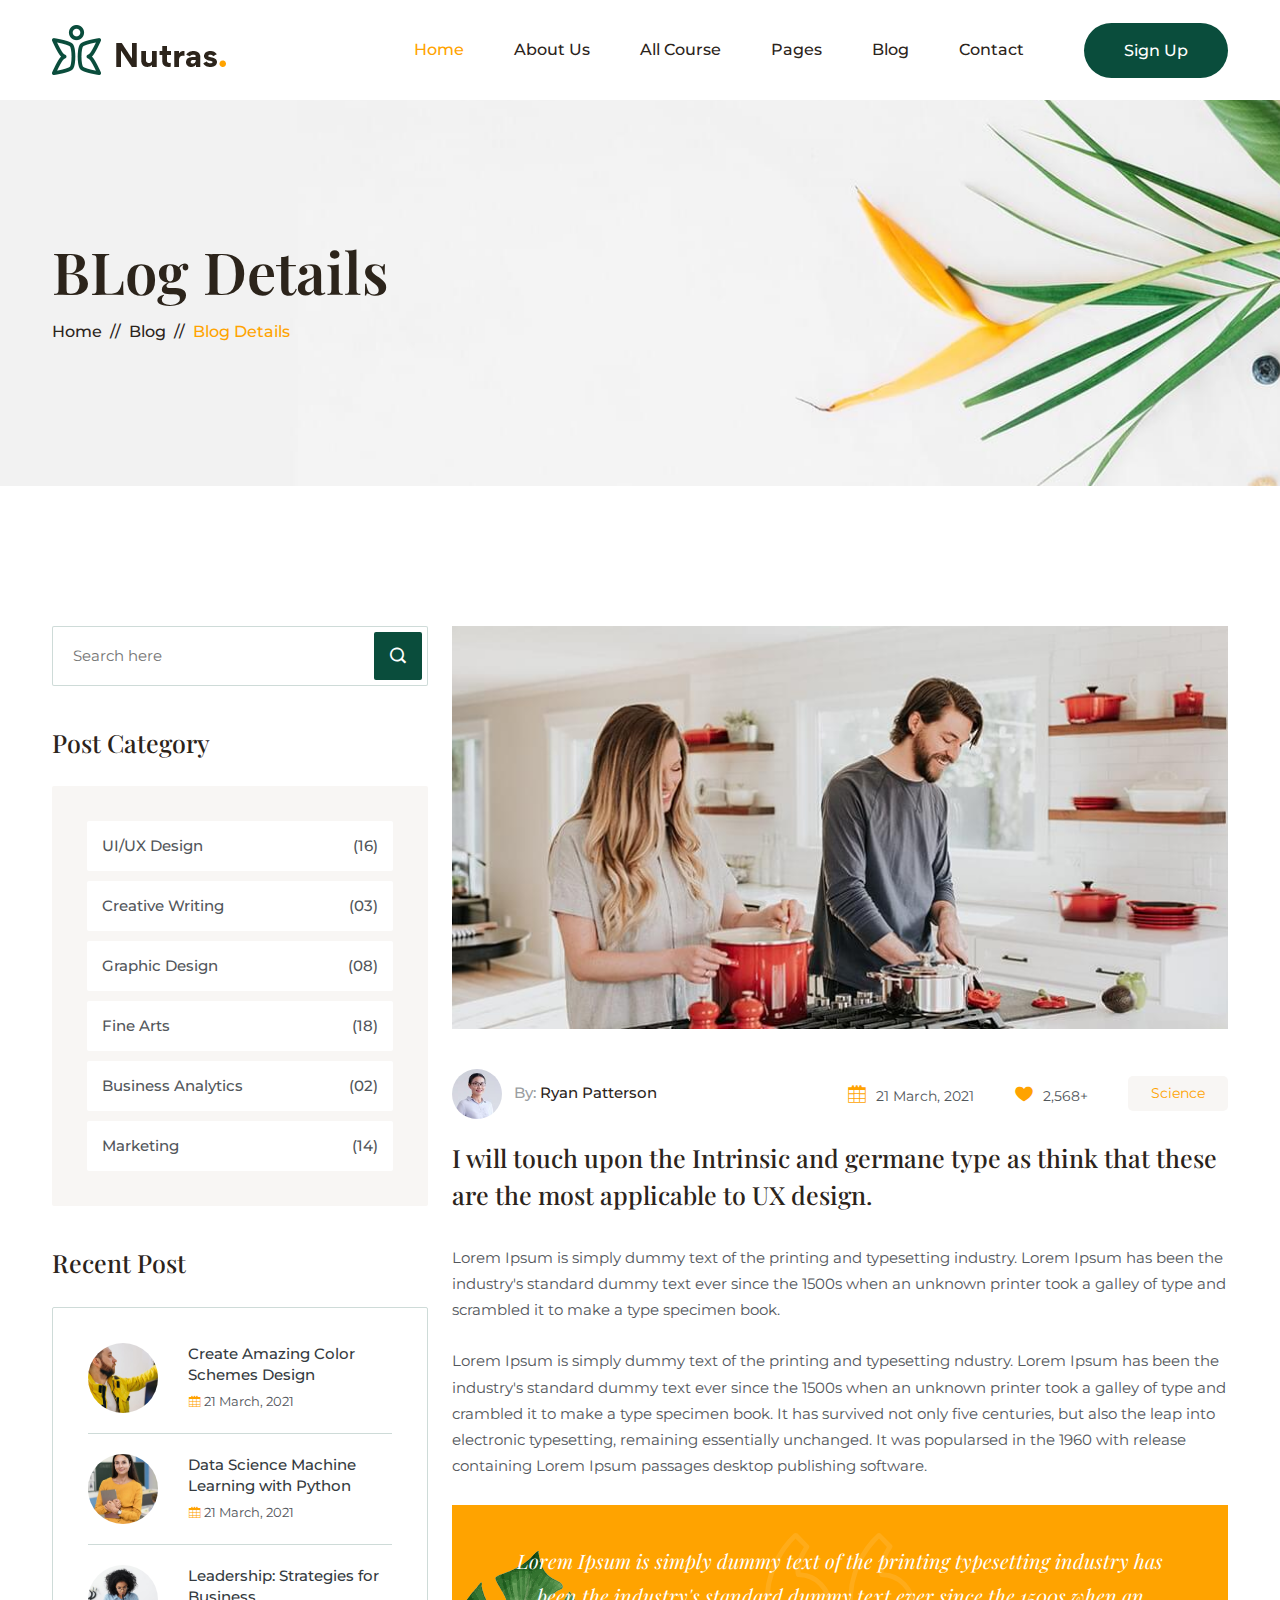
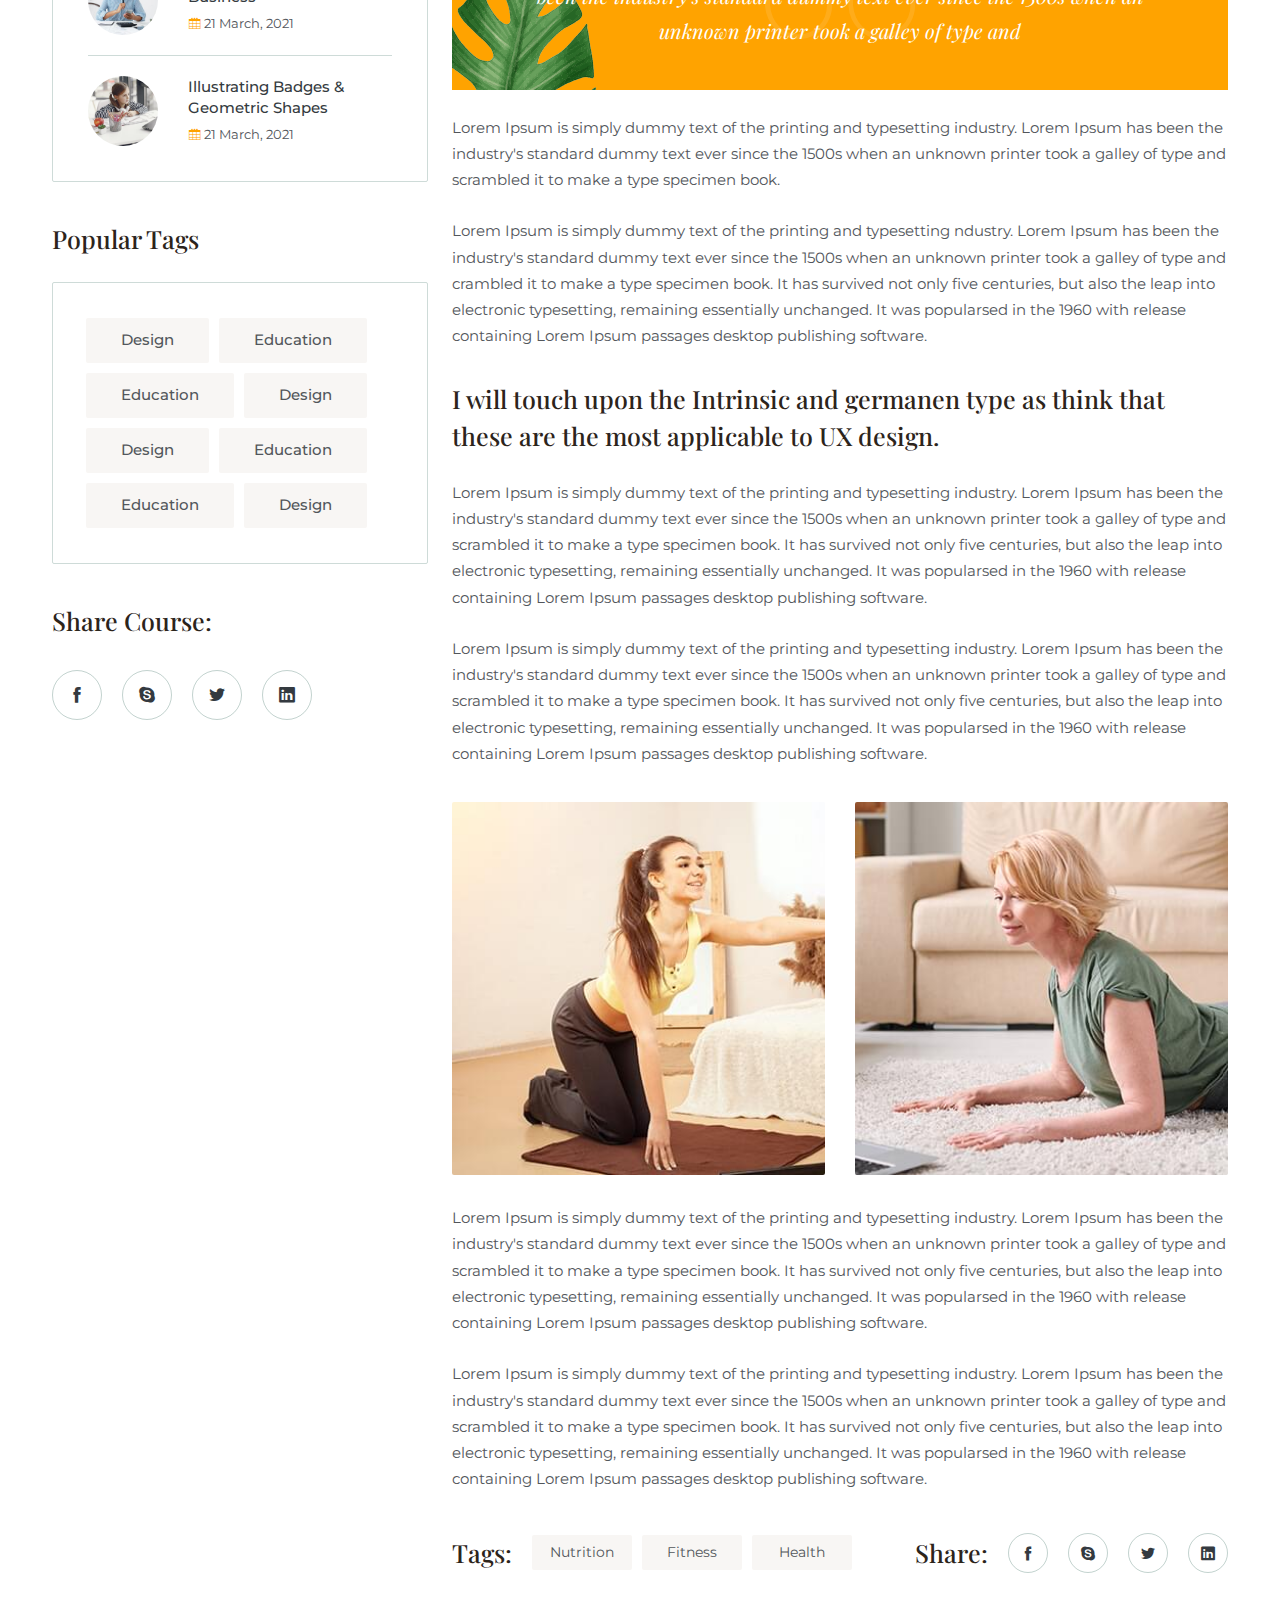
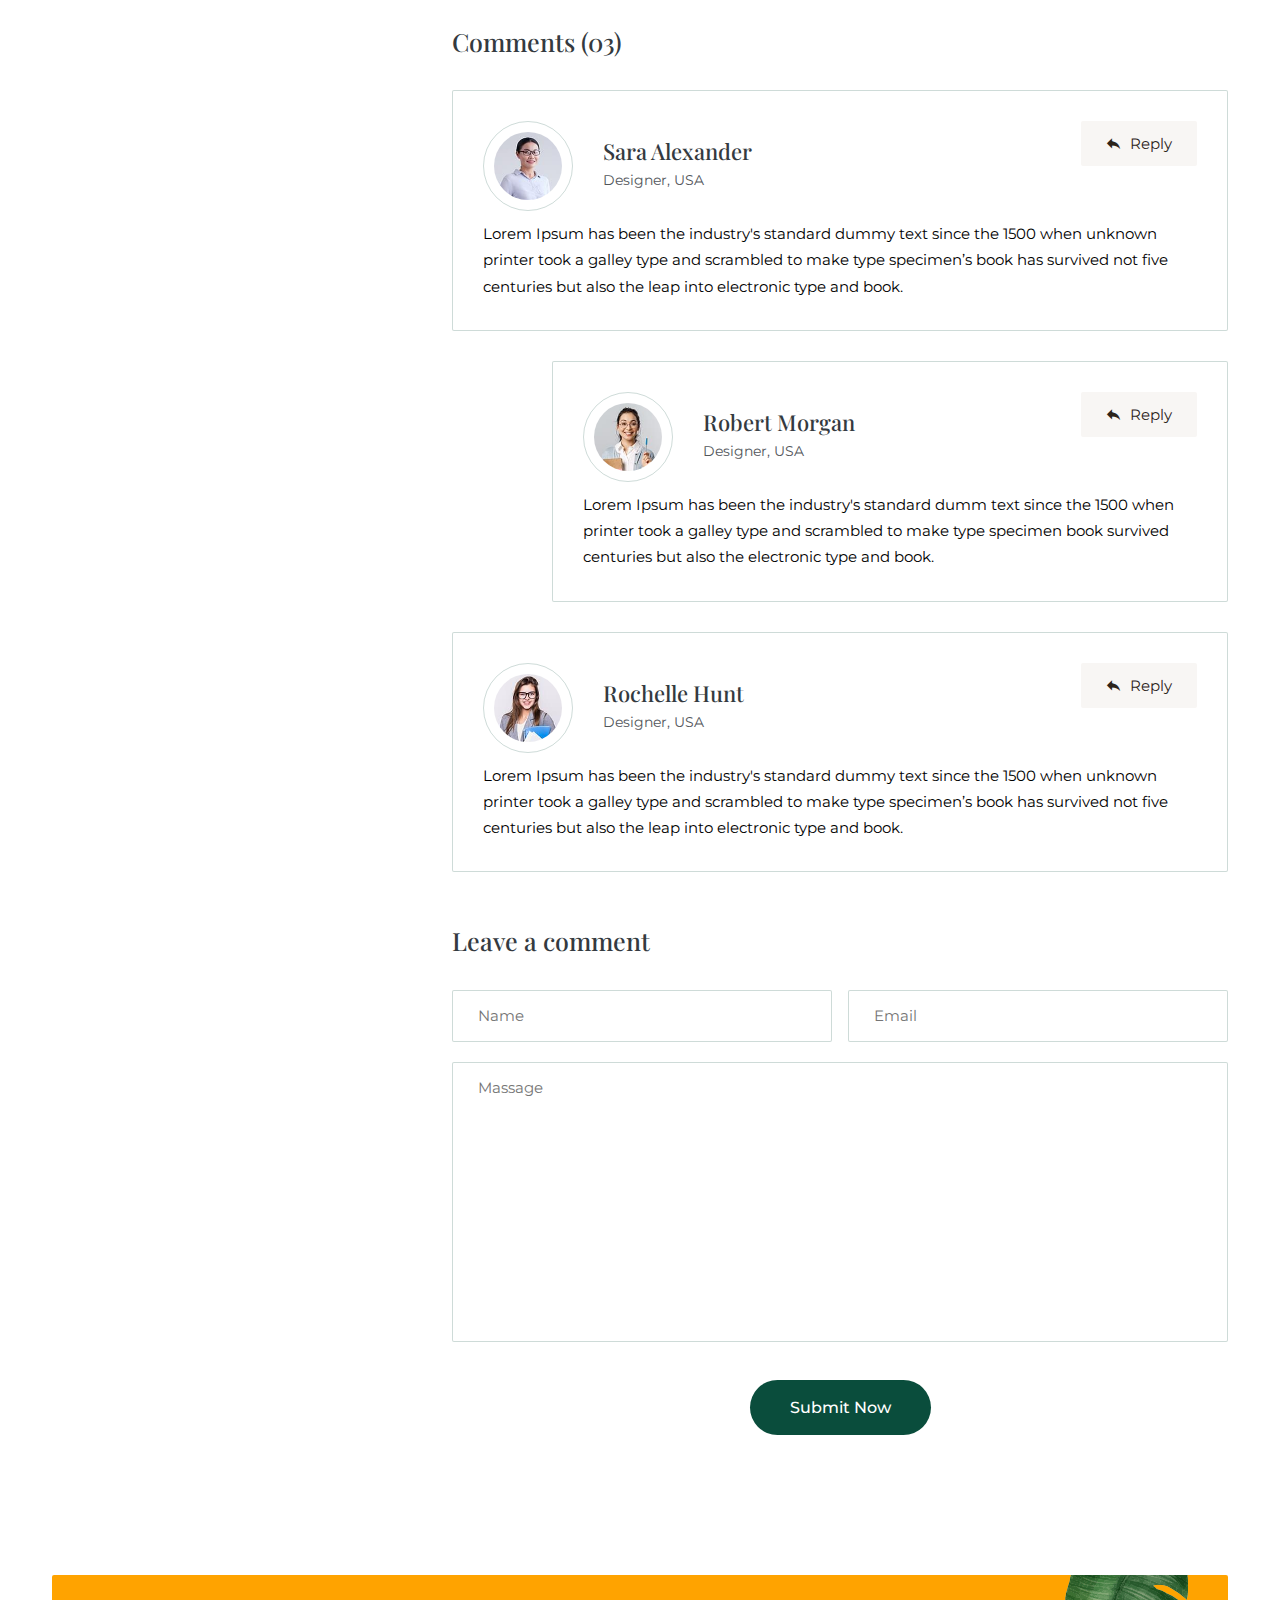
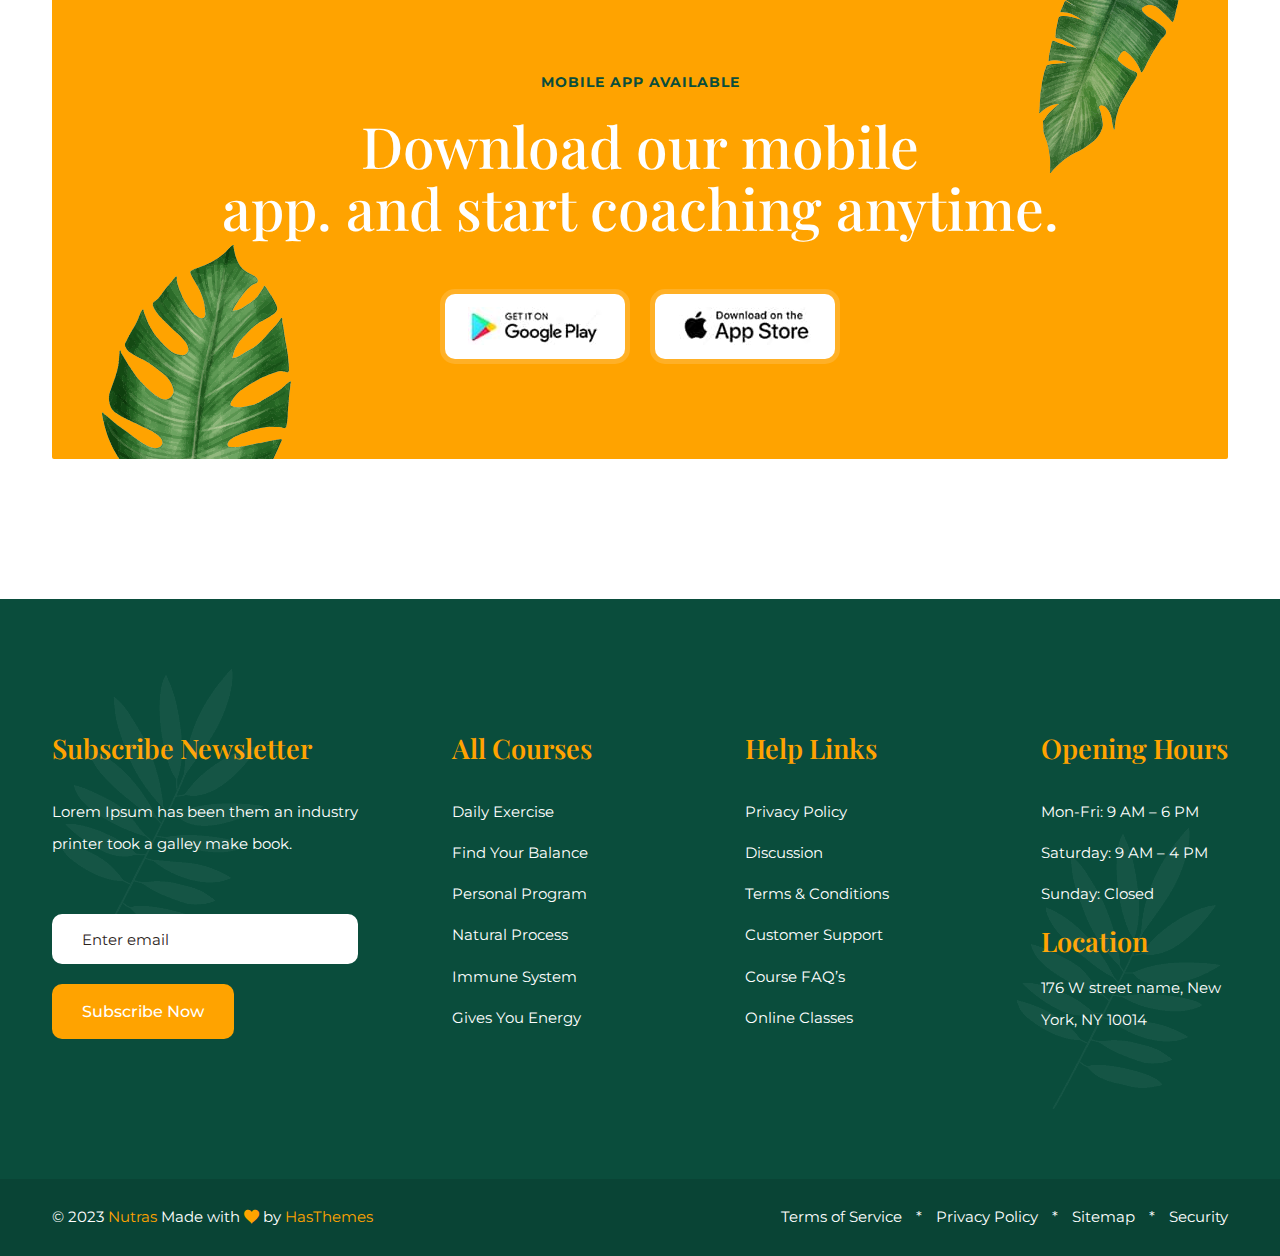
<file: blog-details-left-sidebar.html>
<!doctype html>
<html class="no-js" lang="en">

<head>
    <meta charset="utf-8">
    <meta http-equiv="x-ua-compatible" content="ie=edge">
    <title>Nutras Fitness & Nutrition Bootstrap 5 Template</title>
    <meta name="robots" content="noindex, follow" />
    <meta name="description" content="">
    <meta name="viewport" content="width=device-width, initial-scale=1, shrink-to-fit=no">
    <!-- Favicon -->
    <link rel="shortcut icon" type="image/x-icon" href="assets/images/favicon.ico">

    <!-- CSS
	============================================ -->

    <!-- Icon Font CSS -->
    <link rel="stylesheet" href="assets/css/plugins/icofont.min.css">
    <link rel="stylesheet" href="assets/css/plugins/flaticon.css">
    <link rel="stylesheet" href="assets/css/plugins/font-awesome.min.css">

    <!-- Plugins CSS -->
    <link rel="stylesheet" href="assets/css/plugins/bootstrap.min.css">
    <link rel="stylesheet" href="assets/css/plugins/animate.min.css">
    <link rel="stylesheet" href="assets/css/plugins/swiper-bundle.min.css">
    <link rel="stylesheet" href="assets/css/plugins/magnific-popup.css">
    <link rel="stylesheet" href="assets/css/plugins/nice-select.css">

    <!-- Main Style CSS -->
    <link rel="stylesheet" href="assets/css/style.css">

</head>

<body>

    <div class="main-wrapper">

        <!-- Header Section Start -->
        <div class="header section">

            <!-- Header Main Start -->
            <div class="header-main">
                <div class="container">

                    <!-- Header Wrapper Start -->
                    <div class="header-wrapper">

                        <!-- Header Logo Start -->
                        <div class="header-logo">
                            <a href="index.html"><img src="assets/images/logo.png" alt="Logo"></a>
                        </div>
                        <!-- Header Logo End -->

                        <!-- Header Menu Start -->
                        <div class="header-menu d-none d-lg-flex">

                            <ul class="nav-menu">
                                <li><a class="active" href="index.html">Home</a></li>
                                <li><a href="about.html">About Us</a></li>
                                <li>
                                    <a href="#">All Course</a>
                                    <ul class="sub-menu">
                                        <li><a href="courses.html">Courses</a></li>
                                        <li><a href="my-courses.html">My Courses</a></li>
                                        <li><a href="#">Courses Details</a>
                                            <ul class="sub-menu">
                                                <li><a href="courses-details-left-sidebar.html">Courses Details Left Sidebar</a></li>
                                                <li><a href="courses-details-right-sidebar.html">Courses Details Right Sidebar</a></li>
                                            </ul>
                                        </li>
                                    </ul>
                                </li>
                                <li>
                                    <a href="#">Pages </a>
                                    <ul class="sub-menu">
                                        <li><a href="after-enroll.html">After Enroll</a></li>
                                        <li><a href="courses-admin.html">Instructor Dashboard (Course List)</a></li>
                                        <li><a href="overview.html">Instructor Dashboard (Performance)</a></li>
                                        <li><a href="students.html">Students</a></li>
                                        <li><a href="reviews.html">Reviews</a></li>
                                        <li><a href="engagement.html">Course engagement</a></li>
                                        <li><a href="traffic-conversion.html">Traffic & conversion</a></li>
                                        <li><a href="messages.html">Messages</a></li>
                                        <li><a href="register.html">Register</a></li>
                                        <li><a href="login.html">Login</a></li>
                                        <li><a href="faq.html">FAQ</a></li>
                                        <li><a href="404-error.html">404 Error</a></li>
                                    </ul>
                                </li>
                                <li>
                                    <a href="#">Blog</a>
                                    <ul class="sub-menu">
                                        <li>
                                            <a href="#">Blog</a>
                                            <ul class="sub-menu">
                                                <li><a href="blog-grid.html">Blog Grid</a></li>
                                                <li><a href="blog-left-sidebar.html">Blog Left Sidebar</a></li>
                                                <li><a href="blog-right-sidebar.html">Blog Right Sidebar</a></li>
                                            </ul>
                                        </li>
                                        <li>
                                            <a href="#">Blog Details</a>
                                            <ul class="sub-menu">
                                                <li><a href="blog-details-left-sidebar.html">Blog Details Left Sidebar</a></li>
                                                <li><a href="blog-details-right-sidebar.html">Blog Details Right Sidebar</a></li>
                                            </ul>
                                        </li>
                                    </ul>
                                </li>
                                <li><a href="contact.html">Contact</a></li>
                            </ul>


                            <div class="header-btn">
                                <a class="btn btn-secondary btn-hover-primary" href="login.html">Sign Up</a>
                            </div>

                        </div>
                        <!-- Header Menu End -->

                        <!-- Header Toggle Start -->
                        <div class="header-toggle d-lg-none">

                            <a class="btn btn-secondary btn-hover-primary" href="login.html">Sign Up</a>

                            <a href="#" class="menu-toggle">
                                <span></span>
                                <span></span>
                                <span></span>
                            </a>
                        </div>
                        <!-- Header Toggle End -->

                    </div>
                    <!-- Header Wrapper End -->

                </div>
            </div>
            <!-- Header Main End -->

        </div>
        <!-- Header Section End -->


        <!-- Mobile Menu Start -->
        <div class="mobile-menu">

            <!-- Menu Close Start -->
            <a class="menu-close" href="javascript:void(0)">
                <i class="icofont-close-line"></i>
            </a>
            <!-- Menu Close End -->

            <!-- Mobile Menu Start -->
            <div class="mobile-menu-items">
                <ul class="nav-menu">
                    <li><a class="active" href="index.html">Home</a></li>
                    <li><a href="about.html">About Us</a></li>
                    <li>
                        <a href="#">All Course</a>
                        <ul class="sub-menu">
                            <li><a href="courses.html">Courses</a></li>
                            <li><a href="my-courses.html">My Courses</a></li>
                            <li><a href="#">Courses Details</a>
                                <ul class="sub-menu">
                                    <li><a href="courses-details-left-sidebar.html">Courses Details Left Sidebar</a></li>
                                    <li><a href="courses-details-right-sidebar.html">Courses Details Right Sidebar</a></li>
                                </ul>
                            </li>
                        </ul>
                    </li>
                    <li>
                        <a href="#">Pages </a>
                        <ul class="sub-menu">
                            <li><a href="after-enroll.html">After Enroll</a></li>
                            <li><a href="courses-admin.html">Instructor Dashboard (Course List)</a></li>
                            <li><a href="overview.html">Instructor Dashboard (Performance)</a></li>
                            <li><a href="students.html">Students</a></li>
                            <li><a href="reviews.html">Reviews</a></li>
                            <li><a href="engagement.html">Course engagement</a></li>
                            <li><a href="traffic-conversion.html">Traffic & conversion</a></li>
                            <li><a href="messages.html">Messages</a></li>
                            <li><a href="register.html">Register</a></li>
                            <li><a href="login.html">Login</a></li>
                            <li><a href="faq.html">FAQ</a></li>
                            <li><a href="404-error.html">404 Error</a></li>
                        </ul>
                    </li>
                    <li>
                        <a href="#">Blog</a>
                        <ul class="sub-menu">
                            <li>
                                <a href="#">Blog</a>
                                <ul class="sub-menu">
                                    <li><a href="blog-grid.html">Blog Grid</a></li>
                                    <li><a href="blog-left-sidebar.html">Blog Left Sidebar</a></li>
                                    <li><a href="blog-right-sidebar.html">Blog Right Sidebar</a></li>
                                </ul>
                            </li>
                            <li>
                                <a href="#">Blog Details</a>
                                <ul class="sub-menu">
                                    <li><a href="blog-details-left-sidebar.html">Blog Details Left Sidebar</a></li>
                                    <li><a href="blog-details-right-sidebar.html">Blog Details Right Sidebar</a></li>
                                </ul>
                            </li>
                        </ul>
                    </li>
                    <li><a href="contact.html">Contact</a></li>
                </ul>

            </div>
            <!-- Mobile Menu End -->

        </div>
        <!-- Mobile Menu End -->

        <!-- Overlay Start -->
        <div class="overlay"></div>
        <!-- Overlay End -->


        <!-- Page banner Section Start -->
        <div class="section page-banner-section" style="background-image: url(assets/images/page-banner.jpg);">
            <div class="container">

                <!-- Page banner Section Start -->
                <div class="page-banner-content">
                    <h2 class="page-title">BLog Details</h2>

                    <ul class="breadcrumb">
                        <li class="breadcrumb-item"><a href="index.html">Home</a></li>
                        <li class="breadcrumb-item"><a href="blog-right-sidebar.html">Blog</a></li>
                        <li class="breadcrumb-item active">Blog Details</li>
                    </ul>
                </div>
                <!-- Page banner Section End -->

            </div>
        </div>
        <!-- Page banner Section End -->

        <!-- Blog Post Section Start -->
        <div class="section section-padding-02">
            <div class="container">

                <!-- Blog Wrapper Start -->
                <div class="blog-wrapper-02">
                    <div class="row gx-xxl-5 flex-row-reverse">
                        <div class="col-lg-8">

                            <!-- Blog Details Wrapper Start -->
                            <div class="blog-details-wrapper">

                                <div class="details-images">
                                    <img src="assets/images/blog/blog-details.jpg" alt="Blog Details">
                                </div>

                                <div class="blog-details-admin-meta">
                                    <div class="author">
                                        <div class="author-thumb">
                                            <a href="#"><img src="assets/images/author/author-01.jpg" alt="Author"></a>
                                        </div>
                                        <div class="author-name">
                                            <p class="name">By: <a href="#">Ryan Patterson</a></p>
                                        </div>
                                    </div>
                                    <div class="blog-meta">
                                        <span> <i class="icofont-calendar"></i> 21 March, 2021</span>
                                        <span> <i class="icofont-heart"></i> 2,568+ </span>
                                        <span class="tag"><a href="#">Science</a></span>
                                    </div>
                                </div>

                                <h2 class="title">I will touch upon the Intrinsic and germane type as think that these are the most applicable to UX design.</h2>

                                <div class="blog-details-description">
                                    <p>Lorem Ipsum is simply dummy text of the printing and typesetting industry. Lorem Ipsum has been the industry's standard dummy text ever since the 1500s when an unknown printer took a galley of type and scrambled it to make a type specimen book.</p>

                                    <p>Lorem Ipsum is simply dummy text of the printing and typesetting ndustry. Lorem Ipsum has been the industry's standard dummy text ever since the 1500s when an unknown printer took a galley of type and crambled it to make a type specimen book. It has survived not only five centuries, but also the leap into electronic typesetting, remaining essentially unchanged. It was popularsed in the 1960 with release containing Lorem Ipsum passages desktop publishing software.</p>

                                    <blockquote class="blockquote">
                                        <i class="flaticon-left-quote"></i>
                                        <p>Lorem Ipsum is simply dummy text of the printing typesetting industry has been the industry's standard dummy text ever since the 1500s when an unknown printer took a galley of type and</p>
                                        <img class="shape" src="assets/images/shape/shape-7.png" alt="">
                                    </blockquote>

                                    <p>Lorem Ipsum is simply dummy text of the printing and typesetting industry. Lorem Ipsum has been the industry's standard dummy text ever since the 1500s when an unknown printer took a galley of type and scrambled it to make a type specimen book.</p>

                                    <p>Lorem Ipsum is simply dummy text of the printing and typesetting ndustry. Lorem Ipsum has been the industry's standard dummy text ever since the 1500s when an unknown printer took a galley of type and crambled it to make a type specimen book. It has survived not only five centuries, but also the leap into electronic typesetting, remaining essentially unchanged. It was popularsed in the 1960 with release containing Lorem Ipsum passages desktop publishing software.</p>

                                    <h3>I will touch upon the Intrinsic and germanen type as think that these are the most applicable to UX design.</h3>

                                    <p>Lorem Ipsum is simply dummy text of the printing and typesetting industry. Lorem Ipsum has been the industry's standard dummy text ever since the 1500s when an unknown printer took a galley of type and scrambled it to make a type specimen book. It has survived not only five centuries, but also the leap into electronic typesetting, remaining essentially unchanged. It was popularsed in the 1960 with release containing Lorem Ipsum passages desktop publishing software.</p>

                                    <p>Lorem Ipsum is simply dummy text of the printing and typesetting industry. Lorem Ipsum has been the industry's standard dummy text ever since the 1500s when an unknown printer took a galley of type and scrambled it to make a type specimen book. It has survived not only five centuries, but also the leap into electronic typesetting, remaining essentially unchanged. It was popularsed in the 1960 with release containing Lorem Ipsum passages desktop publishing software.</p>

                                    <div class="details-img">
                                        <div class="dec-img">
                                            <img src="assets/images/blog/dec-img1.jpg" alt="">
                                        </div>
                                        <div class="dec-img">
                                            <img src="assets/images/blog/dec-img2.jpg" alt="">
                                        </div>
                                    </div>

                                    <p>Lorem Ipsum is simply dummy text of the printing and typesetting industry. Lorem Ipsum has been the industry's standard dummy text ever since the 1500s when an unknown printer took a galley of type and scrambled it to make a type specimen book. It has survived not only five centuries, but also the leap into electronic typesetting, remaining essentially unchanged. It was popularsed in the 1960 with release containing Lorem Ipsum passages desktop publishing software.</p>

                                    <p>Lorem Ipsum is simply dummy text of the printing and typesetting industry. Lorem Ipsum has been the industry's standard dummy text ever since the 1500s when an unknown printer took a galley of type and scrambled it to make a type specimen book. It has survived not only five centuries, but also the leap into electronic typesetting, remaining essentially unchanged. It was popularsed in the 1960 with release containing Lorem Ipsum passages desktop publishing software.</p>

                                </div>

                                <div class="blog-details-tags-social">
                                    <div class="blog-details-label">
                                        <h4 class="label">Tags:</h4>
                                        <ul class="tag-list">
                                            <li><a href="#">Nutrition</a></li>
                                            <li><a href="#">Fitness</a></li>
                                            <li><a href="#">Health</a></li>
                                        </ul>
                                    </div>

                                    <div class="blog-details-label">
                                        <h4 class="label">Share:</h4>
                                        <ul class="social">
                                            <li><a href="#"><i class="icofont-facebook"></i></a></li>
                                            <li><a href="#"><i class="icofont-skype"></i></a></li>
                                            <li><a href="#"><i class="icofont-twitter"></i></a></li>
                                            <li><a href="#"><i class="icofont-linkedin"></i></a></li>
                                        </ul>
                                    </div>
                                </div>

                            </div>
                            <!-- Blog Details Wrapper End -->

                            <!-- Blog Details Comment End -->
                            <div class="blog-details-comment">
                                <div class="comment-wrapper">
                                    <h3 class="title">Comments (03)</h3>

                                    <ul class="comment-items">
                                        <li>
                                            <!-- Single Comment Start -->
                                            <div class="single-comment">
                                                <div class="comment-author">
                                                    <div class="author-thumb">
                                                        <img src="assets/images/author/author-01.jpg" alt="Author">
                                                    </div>
                                                    <div class="author-content">
                                                        <h4 class="name">Sara Alexander</h4>
                                                        <span class="designation">Designer, USA</span>
                                                    </div>
                                                </div>
                                                <p>Lorem Ipsum has been the industry's standard dummy text since the 1500 when unknown printer took a galley type and scrambled to make type specimen’s book has survived not five centuries but also the leap into electronic type and book.</p>
                                                <a href="#" class="reply"> <i class="icofont-reply"></i> Reply</a>
                                            </div>
                                            <!-- Single Comment End -->

                                            <ul class="comment-reply">
                                                <li>
                                                    <!-- Single Comment Start -->
                                                    <div class="single-comment">
                                                        <div class="comment-author">
                                                            <div class="author-thumb">
                                                                <img src="assets/images/author/author-03.jpg" alt="Author">
                                                            </div>
                                                            <div class="author-content">
                                                                <h4 class="name">Robert Morgan</h4>
                                                                <span class="designation">Designer, USA</span>
                                                            </div>
                                                        </div>
                                                        <p>Lorem Ipsum has been the industry's standard dumm text since the 1500 when printer took a galley type and scrambled to make type specimen book survived centuries but also the electronic type and book.</p>
                                                        <a href="#" class="reply"> <i class="icofont-reply"></i> Reply</a>
                                                    </div>
                                                    <!-- Single Comment End -->
                                                </li>
                                            </ul>
                                        </li>
                                        <li>
                                            <!-- Single Comment Start -->
                                            <div class="single-comment">
                                                <div class="comment-author">
                                                    <div class="author-thumb">
                                                        <img src="assets/images/author/author-07.jpg" alt="Author">
                                                    </div>
                                                    <div class="author-content">
                                                        <h4 class="name">Rochelle Hunt</h4>
                                                        <span class="designation">Designer, USA</span>
                                                    </div>
                                                </div>
                                                <p>Lorem Ipsum has been the industry's standard dummy text since the 1500 when unknown printer took a galley type and scrambled to make type specimen’s book has survived not five centuries but also the leap into electronic type and book.</p>
                                                <a href="#" class="reply"> <i class="icofont-reply"></i> Reply</a>
                                            </div>
                                            <!-- Single Comment End -->
                                        </li>
                                    </ul>
                                </div>
                                <div class="comment-form">
                                    <h3 class="title">Leave a comment</h3>

                                    <!-- Form Wrapper Start -->
                                    <div class="form-wrapper">
                                        <form action="#">
                                            <div class="row gx-3">
                                                <div class="col-md-6">
                                                    <!-- Form Wrapper Start -->
                                                    <div class="single-form">
                                                        <input type="text" placeholder="Name">
                                                    </div>
                                                    <!-- Form Wrapper End -->
                                                </div>
                                                <div class="col-md-6">
                                                    <!-- Form Wrapper Start -->
                                                    <div class="single-form">
                                                        <input type="email" placeholder="Email">
                                                    </div>
                                                    <!-- Form Wrapper End -->
                                                </div>
                                                <div class="col-md-12">
                                                    <!-- Form Wrapper Start -->
                                                    <div class="single-form">
                                                        <textarea placeholder="Massage"></textarea>
                                                    </div>
                                                    <!-- Form Wrapper End -->
                                                </div>
                                                <div class="col-md-12">
                                                    <!-- Form Wrapper Start -->
                                                    <div class="single-form text-center">
                                                        <button class="btn btn-secondary btn-hover-primary">Submit Now</button>
                                                    </div>
                                                    <!-- Form Wrapper End -->
                                                </div>
                                            </div>
                                        </form>
                                    </div>
                                    <!-- Form Wrapper End -->
                                </div>
                            </div>
                            <!-- Blog Details Comment End -->

                        </div>
                        <div class="col-lg-4">

                            <!-- Blog Sidebar Start -->
                            <div class="sidebar">

                                <!-- Sidebar Widget Search Start -->
                                <div class="sidebar-widget widget-search">
                                    <form action="#">
                                        <input type="text" placeholder="Search here">
                                        <button><i class="icofont-search-1"></i></button>
                                    </form>
                                </div>
                                <!-- Sidebar Widget Search End -->

                                <!-- Sidebar Widget Category Start -->
                                <div class="sidebar-widget">
                                    <h4 class="widget-title">Post Category</h4>

                                    <div class="widget-category">
                                        <ul class="category-list">
                                            <li><a href="#">UI/UX Design <span>(16)</span></a></li>
                                            <li><a href="#">Creative Writing <span>(03)</span></a></li>
                                            <li><a href="#">Graphic Design <span>(08)</span></a></li>
                                            <li><a href="#">Fine Arts <span>(18)</span></a></li>
                                            <li><a href="#">Business Analytics <span>(02)</span></a></li>
                                            <li><a href="#">Marketing <span>(14)</span></a></li>
                                        </ul>
                                    </div>
                                </div>
                                <!-- Sidebar Widget Category End -->

                                <!-- Sidebar Widget Post Start -->
                                <div class="sidebar-widget">
                                    <h4 class="widget-title">Recent Post</h4>

                                    <div class="widget-post">
                                        <ul class="post-items">
                                            <li>
                                                <!-- Sidebar Widget Post Start -->
                                                <div class="single-post">
                                                    <div class="post-thumb">
                                                        <a href="blog-details-left-sidebar.html"><img src="assets/images/blog/blog-02.jpg" alt="Post"></a>
                                                    </div>
                                                    <div class="post-content">
                                                        <h5 class="title"><a href="blog-details-left-sidebar.html">Create Amazing Color Schemes Design</a></h5>
                                                        <span class="date"><i class="icofont-calendar"></i> 21 March, 2021</span>
                                                    </div>
                                                </div>
                                                <!-- Sidebar Widget Post End -->
                                            </li>
                                            <li>
                                                <!-- Sidebar Widget Post Start -->
                                                <div class="single-post">
                                                    <div class="post-thumb">
                                                        <a href="blog-details-left-sidebar.html"><img src="assets/images/blog/blog-03.jpg" alt="Post"></a>
                                                    </div>
                                                    <div class="post-content">
                                                        <h5 class="title"><a href="blog-details-left-sidebar.html">Data Science Machine Learning with Python</a></h5>
                                                        <span class="date"><i class="icofont-calendar"></i> 21 March, 2021</span>
                                                    </div>
                                                </div>
                                                <!-- Sidebar Widget Post End -->
                                            </li>
                                            <li>
                                                <!-- Sidebar Widget Post Start -->
                                                <div class="single-post">
                                                    <div class="post-thumb">
                                                        <a href="blog-details-left-sidebar.html"><img src="assets/images/blog/blog-04.jpg" alt="Post"></a>
                                                    </div>
                                                    <div class="post-content">
                                                        <h5 class="title"><a href="blog-details-left-sidebar.html">Leadership: Strategies for Business</a></h5>
                                                        <span class="date"><i class="icofont-calendar"></i> 21 March, 2021</span>
                                                    </div>
                                                </div>
                                                <!-- Sidebar Widget Post End -->
                                            </li>
                                            <li>
                                                <!-- Sidebar Widget Post Start -->
                                                <div class="single-post">
                                                    <div class="post-thumb">
                                                        <a href="blog-details-left-sidebar.html"><img src="assets/images/blog/blog-05.jpg" alt="Post"></a>
                                                    </div>
                                                    <div class="post-content">
                                                        <h5 class="title"><a href="blog-details-left-sidebar.html">Illustrating Badges & Geometric Shapes</a></h5>
                                                        <span class="date"><i class="icofont-calendar"></i> 21 March, 2021</span>
                                                    </div>
                                                </div>
                                                <!-- Sidebar Widget Post End -->
                                            </li>
                                        </ul>
                                    </div>
                                </div>
                                <!-- Sidebar Widget Post End -->

                                <!-- Sidebar Widget Tags Start -->
                                <div class="sidebar-widget">
                                    <h4 class="widget-title">Popular Tags</h4>

                                    <div class="widget-tags">
                                        <ul class="tags-list">
                                            <li><a href="#">Design</a></li>
                                            <li><a href="#">Education</a></li>
                                            <li><a href="#">Education</a></li>
                                            <li><a href="#">Design</a></li>
                                            <li><a href="#">Design</a></li>
                                            <li><a href="#">Education</a></li>
                                            <li><a href="#">Education</a></li>
                                            <li><a href="#">Design</a></li>
                                        </ul>
                                    </div>
                                </div>
                                <!-- Sidebar Widget Tags End -->

                                <!-- Sidebar Widget Share Start -->
                                <div class="sidebar-widget">
                                    <h4 class="widget-title">Share Course:</h4>

                                    <ul class="social">
                                        <li><a href="#"><i class="icofont-facebook"></i></a></li>
                                        <li><a href="#"><i class="icofont-skype"></i></a></li>
                                        <li><a href="#"><i class="icofont-twitter"></i></a></li>
                                        <li><a href="#"><i class="icofont-linkedin"></i></a></li>
                                    </ul>
                                </div>
                                <!-- Sidebar Widget Share End -->

                            </div>
                            <!-- Blog Sidebar End -->

                        </div>
                    </div>
                </div>
                <!-- Blog Wrapper End -->

            </div>
        </div>
        <!-- Blog Post Section End -->

        <!-- Download Section Start -->
        <div class="section section-padding">
            <div class="container">

                <!-- Download Wrapper Start -->
                <div class="download-wrapper">

                    <img class="shape-01" src="assets/images/shape/shape-7.png" alt="Shape">
                    <img class="shape-02" src="assets/images/shape/shape-8.png" alt="Shape">

                    <!-- Section Title Start -->
                    <div class="section-title shape-none">
                        <h6 class="sub-title">mobile app available</h6>
                        <h2 class="main-title">Download our mobile <br> app. and start coaching anytime.</h2>
                    </div>
                    <!-- Section Title End -->

                    <!-- download App End -->
                    <div class="download-app">
                        <ul>
                            <li><a href="#"><img src="assets/images/play-store.jpg" alt="Play Store"></a></li>
                            <li><a href="#"><img src="assets/images/app-store.jpg" alt="App Store"></a></li>
                        </ul>
                    </div>
                    <!-- download App End -->

                </div>
                <!-- Download Wrapper End -->

            </div>
        </div>
        <!-- Download Section End -->

        <!-- Footer Start -->
        <div class="section footer-section">

            <!-- Footer Widget Section Start -->
            <div class="footer-widget-section section-padding">

                <img class="shape-01 animation-rotate" src="assets/images/shape/shape-9.png" alt="Shape">

                <div class="container">

                    <!-- Footer Widget Wrapper Start -->
                    <div class="footer-widget-wrapper">
                        <div class="row">
                            <div class="col-lg-4">

                                <!-- Footer Widget Start -->
                                <div class="footer-widget">
                                    <h3 class="footer-widget-title">Subscribe Newsletter</h3>

                                    <div class="widget-newsletter">
                                        <p>Lorem Ipsum has been them an industry printer took a galley make book.</p>

                                        <div class="newsletter-form">
                                            <form action="#">
                                                <input type="text" placeholder="Enter email">
                                                <button class="btn btn-primary btn-hover-white">Subscribe Now</button>
                                            </form>
                                        </div>
                                    </div>
                                </div>
                                <!-- Footer Widget End -->

                            </div>
                            <div class="col-lg-8">

                                <!-- Footer Widget Start -->
                                <div class="widget-wrapper">

                                    <!-- Footer Widget Start -->
                                    <div class="footer-widget">
                                        <h3 class="footer-widget-title">All Courses</h3>

                                        <ul class="widget-link">
                                            <li><a href="#">Daily Exercise</a></li>
                                            <li><a href="#">Find Your Balance</a></li>
                                            <li><a href="#">Personal Program</a></li>
                                            <li><a href="#">Natural Process</a></li>
                                            <li><a href="#">Immune System</a></li>
                                            <li><a href="#">Gives You Energy</a></li>
                                        </ul>
                                    </div>
                                    <!-- Footer Widget End -->

                                    <!-- Footer Widget Start -->
                                    <div class="footer-widget">
                                        <h3 class="footer-widget-title">Help Links</h3>

                                        <ul class="widget-link">
                                            <li><a href="#">Privacy Policy</a></li>
                                            <li><a href="#">Discussion</a></li>
                                            <li><a href="#">Terms & Conditions</a></li>
                                            <li><a href="#">Customer Support</a></li>
                                            <li><a href="#">Course FAQ’s</a></li>
                                            <li><a href="#">Online Classes</a></li>
                                        </ul>
                                    </div>
                                    <!-- Footer Widget End -->

                                    <!-- Footer Widget Start -->
                                    <div class="footer-widget">
                                        <h3 class="footer-widget-title">Opening Hours</h3>

                                        <ul class="widget-link">
                                            <li><a href="#">Mon-Fri: 9 AM – 6 PM</a></li>
                                            <li><a href="#">Saturday: 9 AM – 4 PM</a></li>
                                            <li><a href="#">Sunday: Closed</a></li>
                                        </ul>

                                        <div class="widget-location">
                                            <h3 class="footer-widget-title">Location</h3>

                                            <p>176 W street name, New <br> York, NY 10014</p>
                                        </div>
                                    </div>
                                    <!-- Footer Widget End -->

                                </div>
                                <!-- Footer Widget End -->

                            </div>
                        </div>
                    </div>
                    <!-- Footer Widget Wrapper End -->

                </div>

                <img class="shape-02 animation-rotate" src="assets/images/shape/shape-9.png" alt="Shape">

            </div>
            <!-- Footer Widget Section End -->

            <!-- Footer Copyright Section Start -->
            <div class="footer-copyright">
                <div class="container">

                    <!-- Copyright Wrapper Start -->
                    <div class="copyright-wrapper">

                        <div class="copyright-text">
                            <p>&copy; 2023 <span> Nutras </span> Made with <i class="icofont-heart-alt"></i> by <a href="https://hasthemes.com/" target="_blank">HasThemes</a></p>
                        </div>

                        <div class="copyright-link">
                            <a href="#">Terms of Service</a>
                            <a href="#">Privacy Policy</a>
                            <a href="#">Sitemap</a>
                            <a href="#">Security</a>
                        </div>

                    </div>
                    <!-- Copyright Wrapper End -->

                </div>
            </div>
            <!-- Footer Copyright Section End -->

        </div>
        <!-- Footer End -->

        <!--Back To Start-->
        <a href="#" class="back-to-top">
            <i class="icofont-simple-up"></i>
        </a>
        <!--Back To End-->

    </div>

    <!-- JS
    ============================================ -->

    <!-- Modernizer & jQuery JS -->
    <script src="assets/js/vendor/modernizr-3.11.2.min.js"></script>
    <script src="assets/js/vendor/jquery-3.5.1.min.js"></script>

    <!-- Bootstrap JS -->
    <script src="assets/js/plugins/popper.min.js"></script>
    <script src="assets/js/plugins/bootstrap.min.js"></script>

    <!-- Plugins JS -->
    <script src="assets/js/plugins/swiper-bundle.min.js"></script>
    <script src="assets/js/plugins/jquery.magnific-popup.min.js"></script>
    <script src="assets/js/plugins/jquery.nice-select.min.js"></script>
    <script src="assets/js/plugins/video-playlist.js"></script>
    <script src="assets/js/plugins/ajax-contact.js"></script>


    <!-- Main JS -->
    <script src="assets/js/main.js"></script>

</body>

</html>
</file>
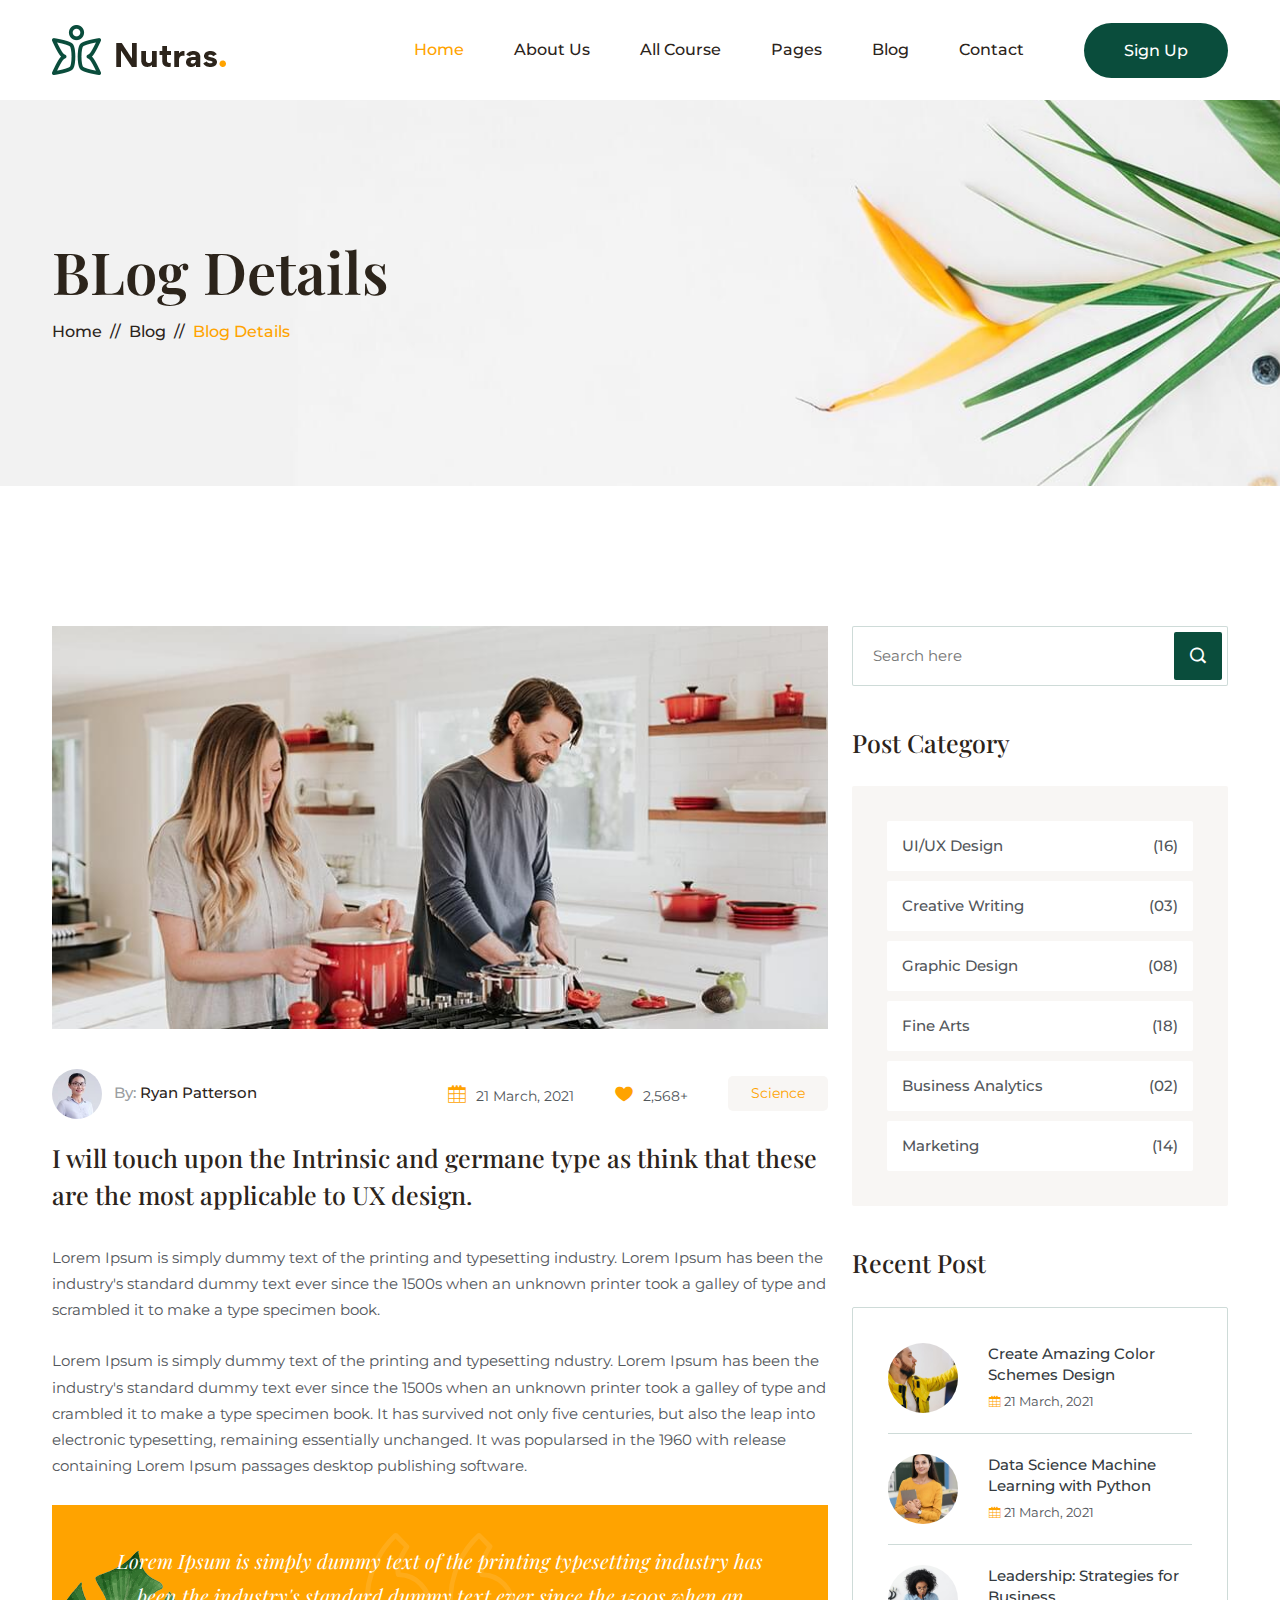
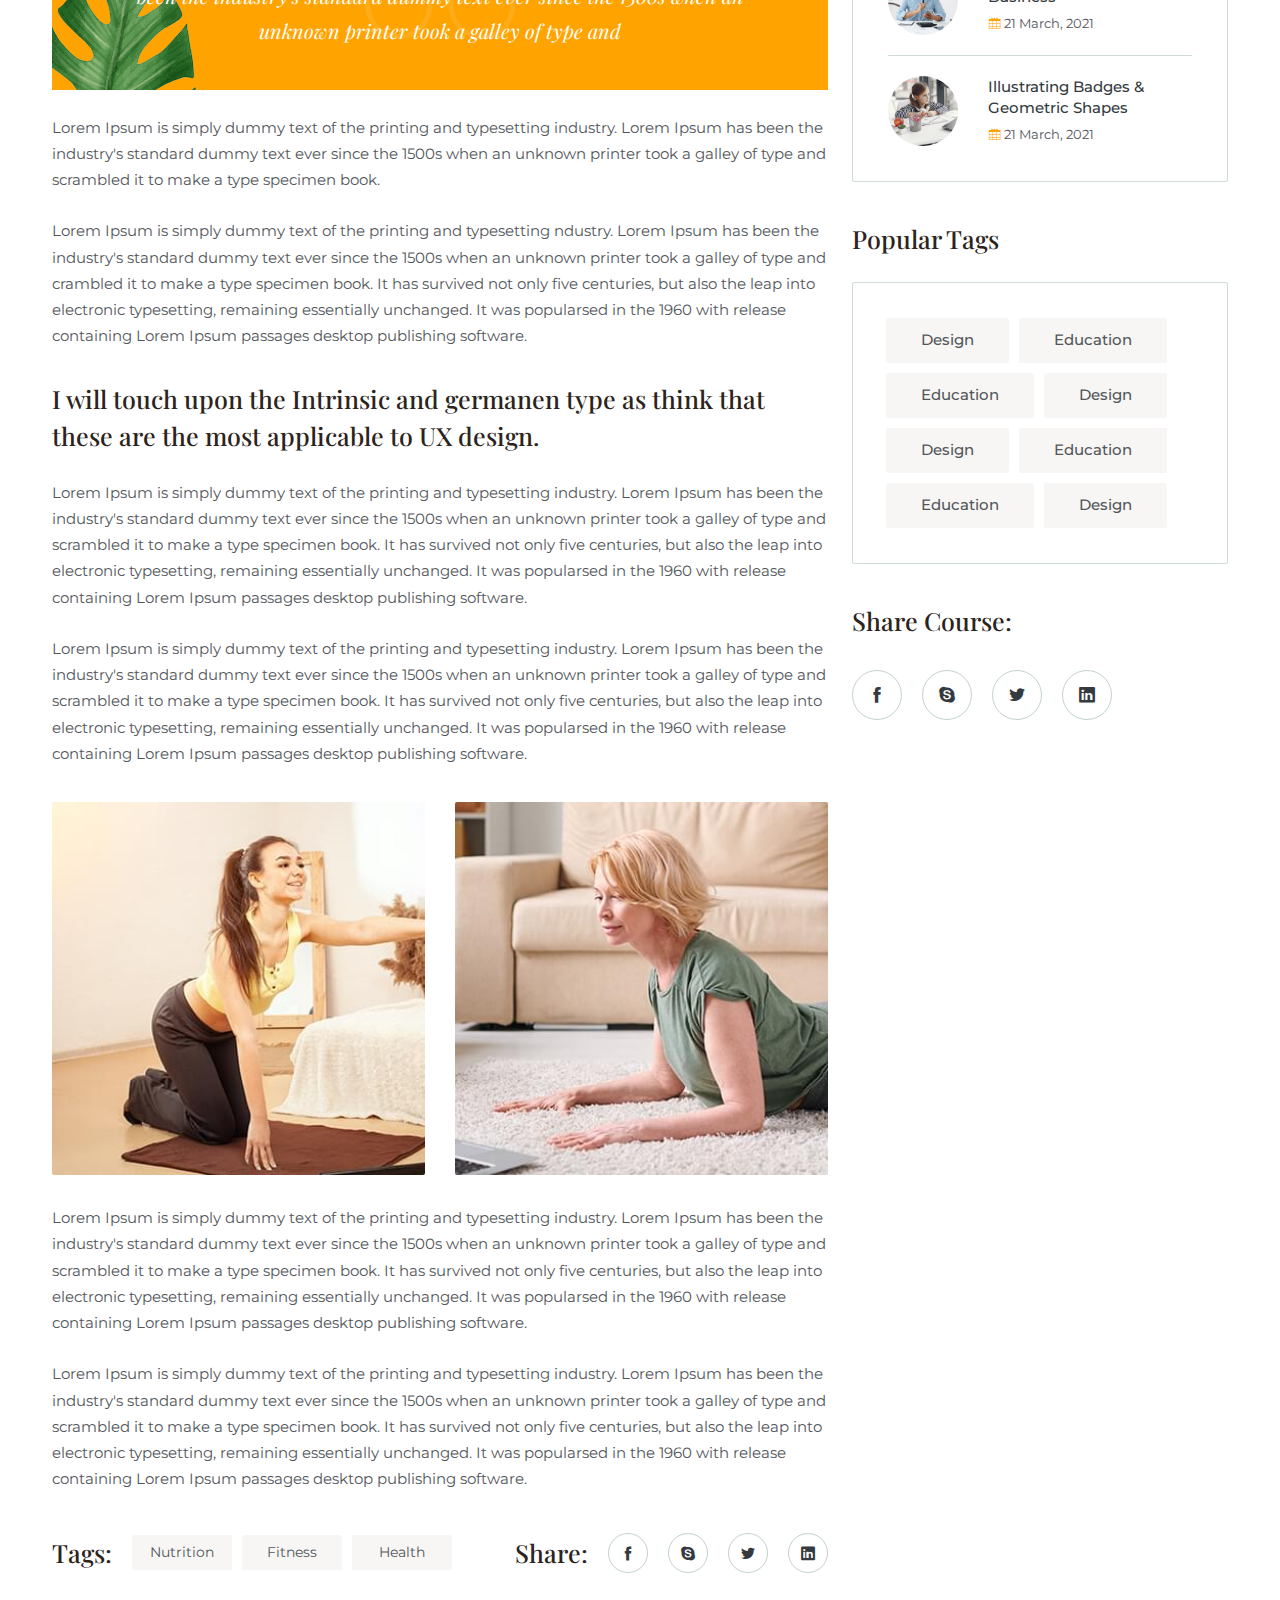
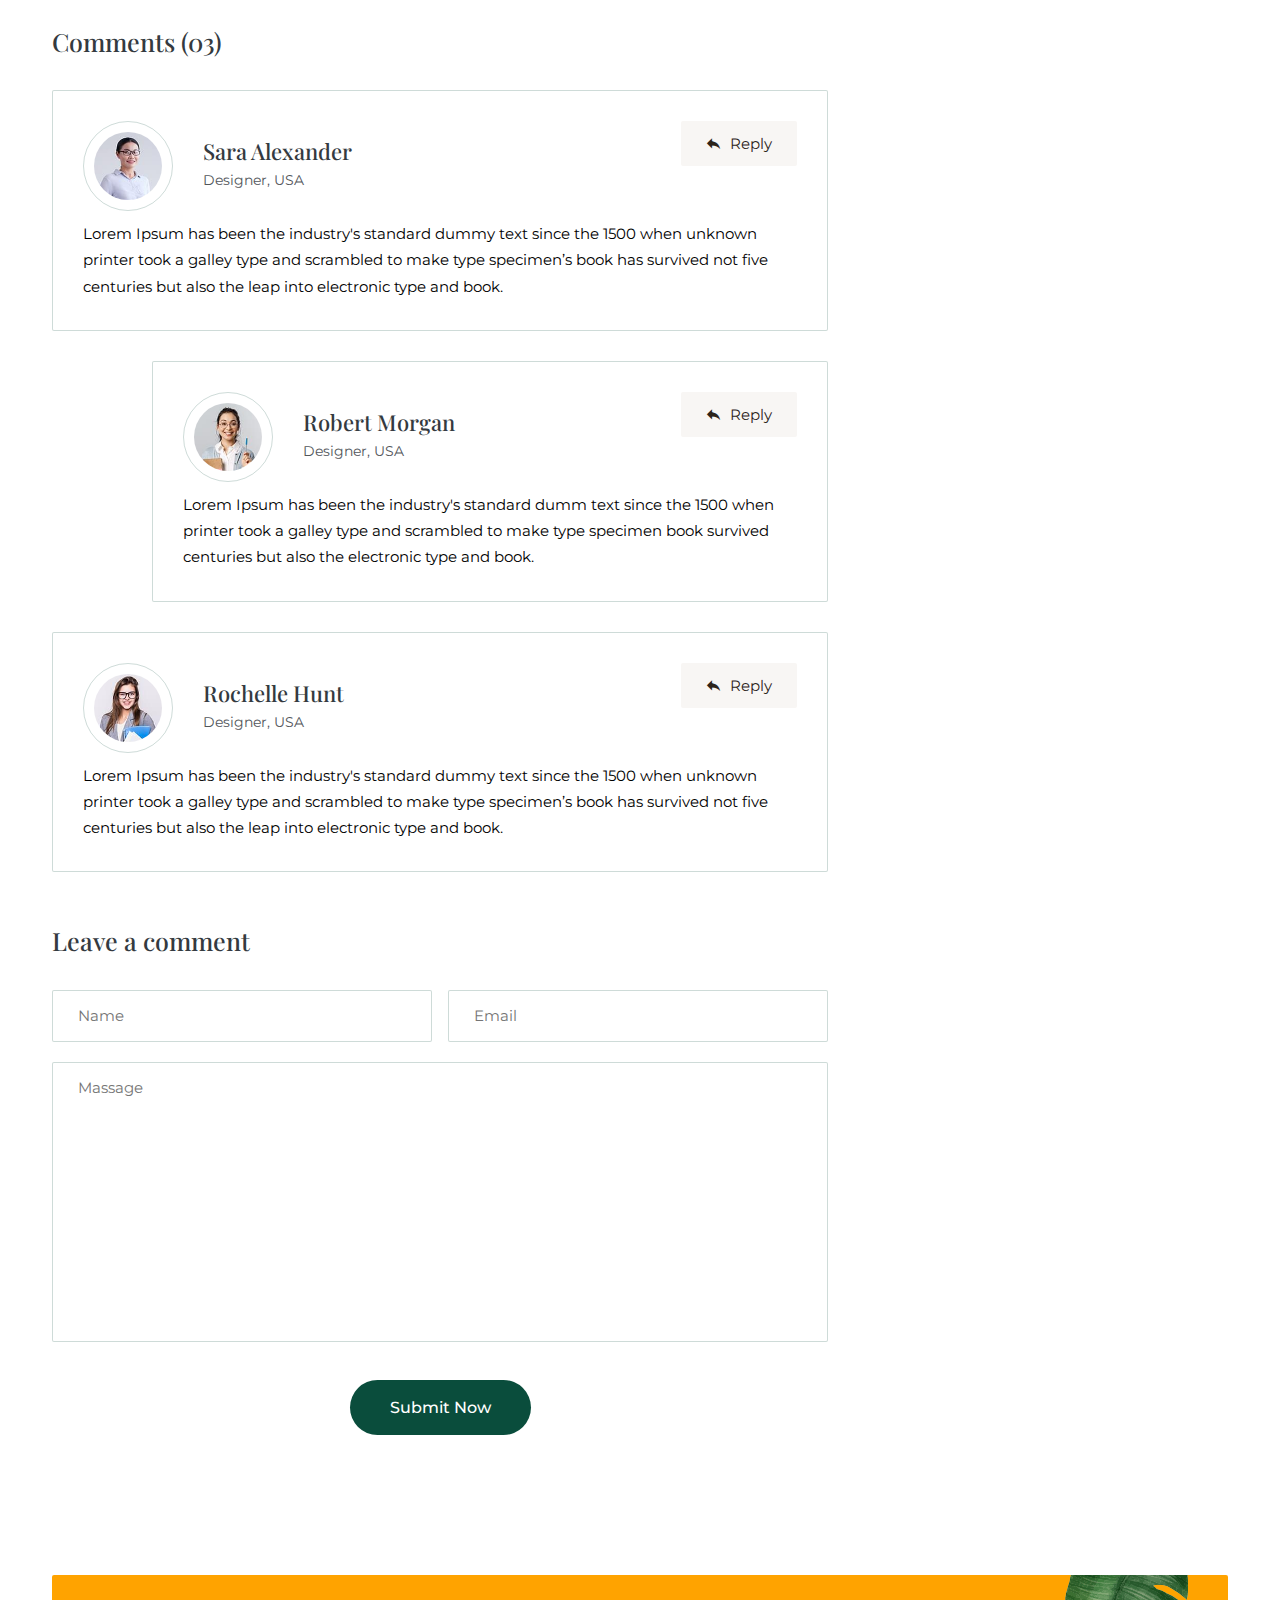
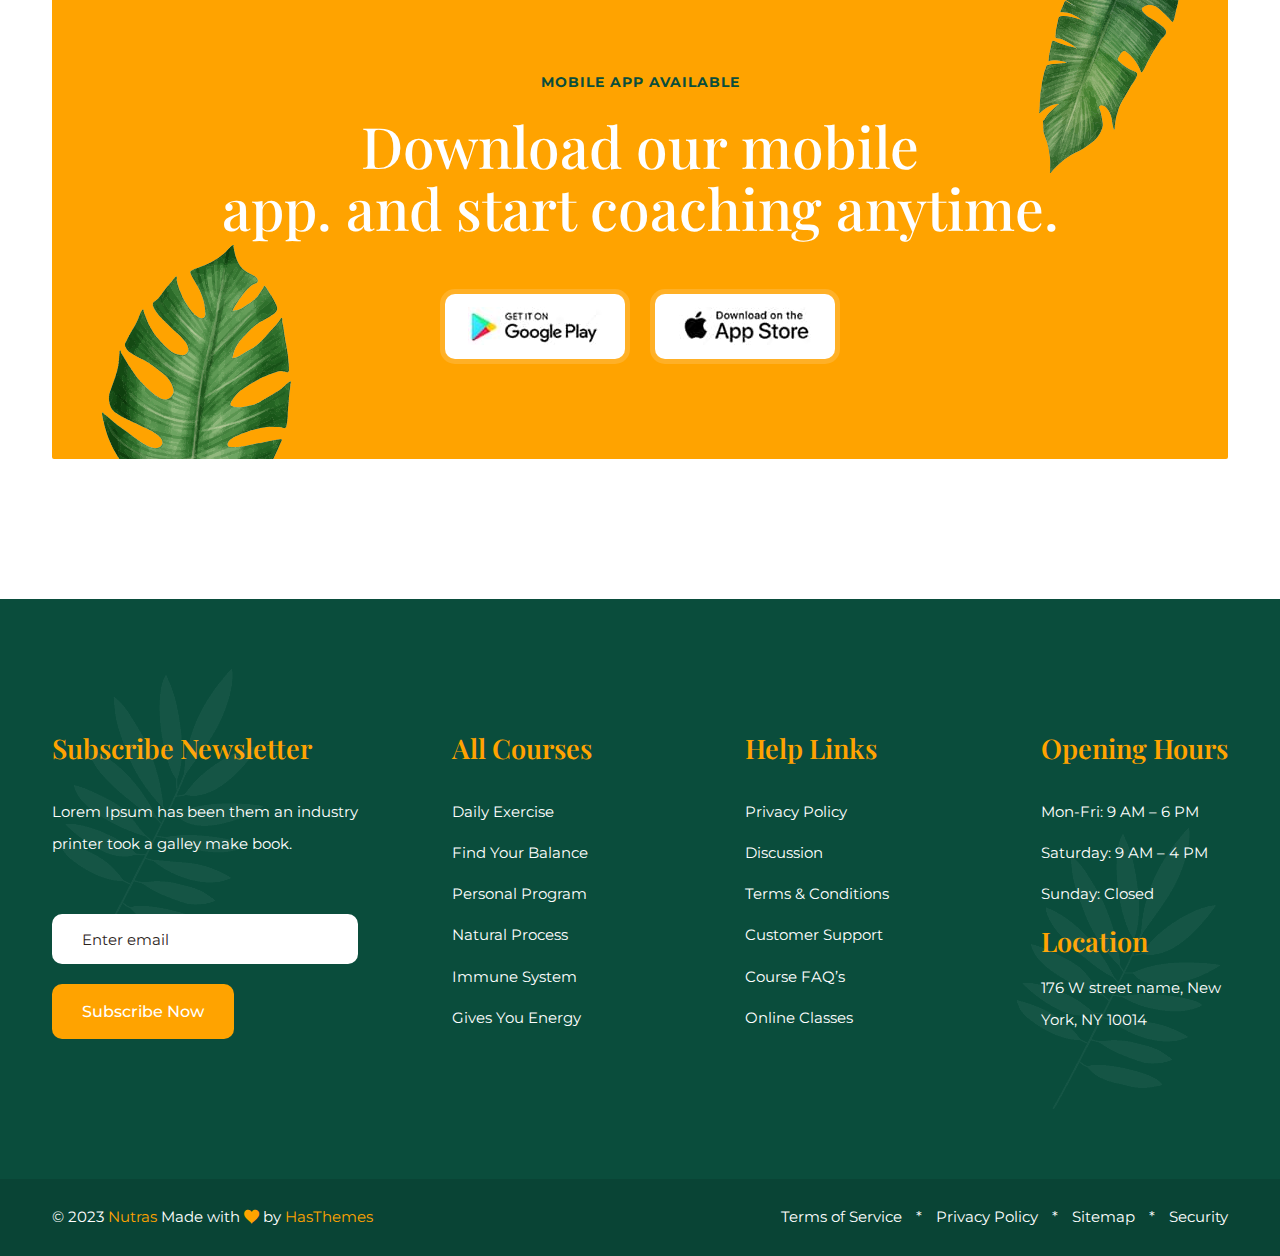
<file: blog-details-right-sidebar.html>
<!doctype html>
<html class="no-js" lang="en">

<head>
    <meta charset="utf-8">
    <meta http-equiv="x-ua-compatible" content="ie=edge">
    <title>Nutras Fitness & Nutrition Bootstrap 5 Template</title>
    <meta name="robots" content="noindex, follow" />
    <meta name="description" content="">
    <meta name="viewport" content="width=device-width, initial-scale=1, shrink-to-fit=no">
    <!-- Favicon -->
    <link rel="shortcut icon" type="image/x-icon" href="assets/images/favicon.ico">

    <!-- CSS
	============================================ -->

    <!-- Icon Font CSS -->
    <link rel="stylesheet" href="assets/css/plugins/icofont.min.css">
    <link rel="stylesheet" href="assets/css/plugins/flaticon.css">
    <link rel="stylesheet" href="assets/css/plugins/font-awesome.min.css">

    <!-- Plugins CSS -->
    <link rel="stylesheet" href="assets/css/plugins/bootstrap.min.css">
    <link rel="stylesheet" href="assets/css/plugins/animate.min.css">
    <link rel="stylesheet" href="assets/css/plugins/swiper-bundle.min.css">
    <link rel="stylesheet" href="assets/css/plugins/magnific-popup.css">
    <link rel="stylesheet" href="assets/css/plugins/nice-select.css">

    <!-- Main Style CSS -->
    <link rel="stylesheet" href="assets/css/style.css">

</head>

<body>

    <div class="main-wrapper">

        <!-- Header Section Start -->
        <div class="header section">

            <!-- Header Main Start -->
            <div class="header-main">
                <div class="container">

                    <!-- Header Wrapper Start -->
                    <div class="header-wrapper">

                        <!-- Header Logo Start -->
                        <div class="header-logo">
                            <a href="index.html"><img src="assets/images/logo.png" alt="Logo"></a>
                        </div>
                        <!-- Header Logo End -->

                        <!-- Header Menu Start -->
                        <div class="header-menu d-none d-lg-flex">

                            <ul class="nav-menu">
                                <li><a class="active" href="index.html">Home</a></li>
                                <li><a href="about.html">About Us</a></li>
                                <li>
                                    <a href="#">All Course</a>
                                    <ul class="sub-menu">
                                        <li><a href="courses.html">Courses</a></li>
                                        <li><a href="my-courses.html">My Courses</a></li>
                                        <li><a href="#">Courses Details</a>
                                            <ul class="sub-menu">
                                                <li><a href="courses-details-left-sidebar.html">Courses Details Left Sidebar</a></li>
                                                <li><a href="courses-details-right-sidebar.html">Courses Details Right Sidebar</a></li>
                                            </ul>
                                        </li>
                                    </ul>
                                </li>
                                <li>
                                    <a href="#">Pages </a>
                                    <ul class="sub-menu">
                                        <li><a href="after-enroll.html">After Enroll</a></li>
                                        <li><a href="courses-admin.html">Instructor Dashboard (Course List)</a></li>
                                        <li><a href="overview.html">Instructor Dashboard (Performance)</a></li>
                                        <li><a href="students.html">Students</a></li>
                                        <li><a href="reviews.html">Reviews</a></li>
                                        <li><a href="engagement.html">Course engagement</a></li>
                                        <li><a href="traffic-conversion.html">Traffic & conversion</a></li>
                                        <li><a href="messages.html">Messages</a></li>
                                        <li><a href="register.html">Register</a></li>
                                        <li><a href="login.html">Login</a></li>
                                        <li><a href="faq.html">FAQ</a></li>
                                        <li><a href="404-error.html">404 Error</a></li>
                                    </ul>
                                </li>
                                <li>
                                    <a href="#">Blog</a>
                                    <ul class="sub-menu">
                                        <li>
                                            <a href="#">Blog</a>
                                            <ul class="sub-menu">
                                                <li><a href="blog-grid.html">Blog Grid</a></li>
                                                <li><a href="blog-left-sidebar.html">Blog Left Sidebar</a></li>
                                                <li><a href="blog-right-sidebar.html">Blog Right Sidebar</a></li>
                                            </ul>
                                        </li>
                                        <li>
                                            <a href="#">Blog Details</a>
                                            <ul class="sub-menu">
                                                <li><a href="blog-details-left-sidebar.html">Blog Details Left Sidebar</a></li>
                                                <li><a href="blog-details-right-sidebar.html">Blog Details Right Sidebar</a></li>
                                            </ul>
                                        </li>
                                    </ul>
                                </li>
                                <li><a href="contact.html">Contact</a></li>
                            </ul>


                            <div class="header-btn">
                                <a class="btn btn-secondary btn-hover-primary" href="login.html">Sign Up</a>
                            </div>

                        </div>
                        <!-- Header Menu End -->

                        <!-- Header Toggle Start -->
                        <div class="header-toggle d-lg-none">

                            <a class="btn btn-secondary btn-hover-primary" href="login.html">Sign Up</a>

                            <a href="#" class="menu-toggle">
                                <span></span>
                                <span></span>
                                <span></span>
                            </a>
                        </div>
                        <!-- Header Toggle End -->

                    </div>
                    <!-- Header Wrapper End -->

                </div>
            </div>
            <!-- Header Main End -->

        </div>
        <!-- Header Section End -->


        <!-- Mobile Menu Start -->
        <div class="mobile-menu">

            <!-- Menu Close Start -->
            <a class="menu-close" href="javascript:void(0)">
                <i class="icofont-close-line"></i>
            </a>
            <!-- Menu Close End -->

            <!-- Mobile Menu Start -->
            <div class="mobile-menu-items">
                <ul class="nav-menu">
                    <li><a class="active" href="index.html">Home</a></li>
                    <li><a href="about.html">About Us</a></li>
                    <li>
                        <a href="#">All Course</a>
                        <ul class="sub-menu">
                            <li><a href="courses.html">Courses</a></li>
                            <li><a href="my-courses.html">My Courses</a></li>
                            <li><a href="#">Courses Details</a>
                                <ul class="sub-menu">
                                    <li><a href="courses-details-left-sidebar.html">Courses Details Left Sidebar</a></li>
                                    <li><a href="courses-details-right-sidebar.html">Courses Details Right Sidebar</a></li>
                                </ul>
                            </li>
                        </ul>
                    </li>
                    <li>
                        <a href="#">Pages </a>
                        <ul class="sub-menu">
                            <li><a href="after-enroll.html">After Enroll</a></li>
                            <li><a href="courses-admin.html">Instructor Dashboard (Course List)</a></li>
                            <li><a href="overview.html">Instructor Dashboard (Performance)</a></li>
                            <li><a href="students.html">Students</a></li>
                            <li><a href="reviews.html">Reviews</a></li>
                            <li><a href="engagement.html">Course engagement</a></li>
                            <li><a href="traffic-conversion.html">Traffic & conversion</a></li>
                            <li><a href="messages.html">Messages</a></li>
                            <li><a href="register.html">Register</a></li>
                            <li><a href="login.html">Login</a></li>
                            <li><a href="faq.html">FAQ</a></li>
                            <li><a href="404-error.html">404 Error</a></li>
                        </ul>
                    </li>
                    <li>
                        <a href="#">Blog</a>
                        <ul class="sub-menu">
                            <li>
                                <a href="#">Blog</a>
                                <ul class="sub-menu">
                                    <li><a href="blog-grid.html">Blog Grid</a></li>
                                    <li><a href="blog-left-sidebar.html">Blog Left Sidebar</a></li>
                                    <li><a href="blog-right-sidebar.html">Blog Right Sidebar</a></li>
                                </ul>
                            </li>
                            <li>
                                <a href="#">Blog Details</a>
                                <ul class="sub-menu">
                                    <li><a href="blog-details-left-sidebar.html">Blog Details Left Sidebar</a></li>
                                    <li><a href="blog-details-right-sidebar.html">Blog Details Right Sidebar</a></li>
                                </ul>
                            </li>
                        </ul>
                    </li>
                    <li><a href="contact.html">Contact</a></li>
                </ul>

            </div>
            <!-- Mobile Menu End -->

        </div>
        <!-- Mobile Menu End -->

        <!-- Overlay Start -->
        <div class="overlay"></div>
        <!-- Overlay End -->


        <!-- Page banner Section Start -->
        <div class="section page-banner-section" style="background-image: url(assets/images/page-banner.jpg);">
            <div class="container">

                <!-- Page banner Section Start -->
                <div class="page-banner-content">
                    <h2 class="page-title">BLog Details</h2>

                    <ul class="breadcrumb">
                        <li class="breadcrumb-item"><a href="index.html">Home</a></li>
                        <li class="breadcrumb-item"><a href="blog-right-sidebar.html">Blog</a></li>
                        <li class="breadcrumb-item active">Blog Details</li>
                    </ul>
                </div>
                <!-- Page banner Section End -->

            </div>
        </div>
        <!-- Page banner Section End -->

        <!-- Blog Post Section Start -->
        <div class="section section-padding-02">
            <div class="container">

                <!-- Blog Wrapper Start -->
                <div class="blog-wrapper-02">
                    <div class="row gx-xxl-5">
                        <div class="col-lg-8">

                            <!-- Blog Details Wrapper Start -->
                            <div class="blog-details-wrapper">

                                <div class="details-images">
                                    <img src="assets/images/blog/blog-details.jpg" alt="Blog Details">
                                </div>

                                <div class="blog-details-admin-meta">
                                    <div class="author">
                                        <div class="author-thumb">
                                            <a href="#"><img src="assets/images/author/author-01.jpg" alt="Author"></a>
                                        </div>
                                        <div class="author-name">
                                            <p class="name">By: <a href="#">Ryan Patterson</a></p>
                                        </div>
                                    </div>
                                    <div class="blog-meta">
                                        <span> <i class="icofont-calendar"></i> 21 March, 2021</span>
                                        <span> <i class="icofont-heart"></i> 2,568+ </span>
                                        <span class="tag"><a href="#">Science</a></span>
                                    </div>
                                </div>

                                <h2 class="title">I will touch upon the Intrinsic and germane type as think that these are the most applicable to UX design.</h2>

                                <div class="blog-details-description">
                                    <p>Lorem Ipsum is simply dummy text of the printing and typesetting industry. Lorem Ipsum has been the industry's standard dummy text ever since the 1500s when an unknown printer took a galley of type and scrambled it to make a type specimen book.</p>

                                    <p>Lorem Ipsum is simply dummy text of the printing and typesetting ndustry. Lorem Ipsum has been the industry's standard dummy text ever since the 1500s when an unknown printer took a galley of type and crambled it to make a type specimen book. It has survived not only five centuries, but also the leap into electronic typesetting, remaining essentially unchanged. It was popularsed in the 1960 with release containing Lorem Ipsum passages desktop publishing software.</p>

                                    <blockquote class="blockquote">
                                        <i class="flaticon-left-quote"></i>
                                        <p>Lorem Ipsum is simply dummy text of the printing typesetting industry has been the industry's standard dummy text ever since the 1500s when an unknown printer took a galley of type and</p>
                                        <img class="shape" src="assets/images/shape/shape-7.png" alt="">
                                    </blockquote>

                                    <p>Lorem Ipsum is simply dummy text of the printing and typesetting industry. Lorem Ipsum has been the industry's standard dummy text ever since the 1500s when an unknown printer took a galley of type and scrambled it to make a type specimen book.</p>

                                    <p>Lorem Ipsum is simply dummy text of the printing and typesetting ndustry. Lorem Ipsum has been the industry's standard dummy text ever since the 1500s when an unknown printer took a galley of type and crambled it to make a type specimen book. It has survived not only five centuries, but also the leap into electronic typesetting, remaining essentially unchanged. It was popularsed in the 1960 with release containing Lorem Ipsum passages desktop publishing software.</p>

                                    <h3>I will touch upon the Intrinsic and germanen type as think that these are the most applicable to UX design.</h3>

                                    <p>Lorem Ipsum is simply dummy text of the printing and typesetting industry. Lorem Ipsum has been the industry's standard dummy text ever since the 1500s when an unknown printer took a galley of type and scrambled it to make a type specimen book. It has survived not only five centuries, but also the leap into electronic typesetting, remaining essentially unchanged. It was popularsed in the 1960 with release containing Lorem Ipsum passages desktop publishing software.</p>

                                    <p>Lorem Ipsum is simply dummy text of the printing and typesetting industry. Lorem Ipsum has been the industry's standard dummy text ever since the 1500s when an unknown printer took a galley of type and scrambled it to make a type specimen book. It has survived not only five centuries, but also the leap into electronic typesetting, remaining essentially unchanged. It was popularsed in the 1960 with release containing Lorem Ipsum passages desktop publishing software.</p>

                                    <div class="details-img">
                                        <div class="dec-img">
                                            <img src="assets/images/blog/dec-img1.jpg" alt="">
                                        </div>
                                        <div class="dec-img">
                                            <img src="assets/images/blog/dec-img2.jpg" alt="">
                                        </div>
                                    </div>

                                    <p>Lorem Ipsum is simply dummy text of the printing and typesetting industry. Lorem Ipsum has been the industry's standard dummy text ever since the 1500s when an unknown printer took a galley of type and scrambled it to make a type specimen book. It has survived not only five centuries, but also the leap into electronic typesetting, remaining essentially unchanged. It was popularsed in the 1960 with release containing Lorem Ipsum passages desktop publishing software.</p>

                                    <p>Lorem Ipsum is simply dummy text of the printing and typesetting industry. Lorem Ipsum has been the industry's standard dummy text ever since the 1500s when an unknown printer took a galley of type and scrambled it to make a type specimen book. It has survived not only five centuries, but also the leap into electronic typesetting, remaining essentially unchanged. It was popularsed in the 1960 with release containing Lorem Ipsum passages desktop publishing software.</p>

                                </div>

                                <div class="blog-details-tags-social">
                                    <div class="blog-details-label">
                                        <h4 class="label">Tags:</h4>
                                        <ul class="tag-list">
                                            <li><a href="#">Nutrition</a></li>
                                            <li><a href="#">Fitness</a></li>
                                            <li><a href="#">Health</a></li>
                                        </ul>
                                    </div>

                                    <div class="blog-details-label">
                                        <h4 class="label">Share:</h4>
                                        <ul class="social">
                                            <li><a href="#"><i class="icofont-facebook"></i></a></li>
                                            <li><a href="#"><i class="icofont-skype"></i></a></li>
                                            <li><a href="#"><i class="icofont-twitter"></i></a></li>
                                            <li><a href="#"><i class="icofont-linkedin"></i></a></li>
                                        </ul>
                                    </div>
                                </div>

                            </div>
                            <!-- Blog Details Wrapper End -->

                            <!-- Blog Details Comment End -->
                            <div class="blog-details-comment">
                                <div class="comment-wrapper">
                                    <h3 class="title">Comments (03)</h3>

                                    <ul class="comment-items">
                                        <li>
                                            <!-- Single Comment Start -->
                                            <div class="single-comment">
                                                <div class="comment-author">
                                                    <div class="author-thumb">
                                                        <img src="assets/images/author/author-01.jpg" alt="Author">
                                                    </div>
                                                    <div class="author-content">
                                                        <h4 class="name">Sara Alexander</h4>
                                                        <span class="designation">Designer, USA</span>
                                                    </div>
                                                </div>
                                                <p>Lorem Ipsum has been the industry's standard dummy text since the 1500 when unknown printer took a galley type and scrambled to make type specimen’s book has survived not five centuries but also the leap into electronic type and book.</p>
                                                <a href="#" class="reply"> <i class="icofont-reply"></i> Reply</a>
                                            </div>
                                            <!-- Single Comment End -->

                                            <ul class="comment-reply">
                                                <li>
                                                    <!-- Single Comment Start -->
                                                    <div class="single-comment">
                                                        <div class="comment-author">
                                                            <div class="author-thumb">
                                                                <img src="assets/images/author/author-03.jpg" alt="Author">
                                                            </div>
                                                            <div class="author-content">
                                                                <h4 class="name">Robert Morgan</h4>
                                                                <span class="designation">Designer, USA</span>
                                                            </div>
                                                        </div>
                                                        <p>Lorem Ipsum has been the industry's standard dumm text since the 1500 when printer took a galley type and scrambled to make type specimen book survived centuries but also the electronic type and book.</p>
                                                        <a href="#" class="reply"> <i class="icofont-reply"></i> Reply</a>
                                                    </div>
                                                    <!-- Single Comment End -->
                                                </li>
                                            </ul>
                                        </li>
                                        <li>
                                            <!-- Single Comment Start -->
                                            <div class="single-comment">
                                                <div class="comment-author">
                                                    <div class="author-thumb">
                                                        <img src="assets/images/author/author-07.jpg" alt="Author">
                                                    </div>
                                                    <div class="author-content">
                                                        <h4 class="name">Rochelle Hunt</h4>
                                                        <span class="designation">Designer, USA</span>
                                                    </div>
                                                </div>
                                                <p>Lorem Ipsum has been the industry's standard dummy text since the 1500 when unknown printer took a galley type and scrambled to make type specimen’s book has survived not five centuries but also the leap into electronic type and book.</p>
                                                <a href="#" class="reply"> <i class="icofont-reply"></i> Reply</a>
                                            </div>
                                            <!-- Single Comment End -->
                                        </li>
                                    </ul>
                                </div>
                                <div class="comment-form">
                                    <h3 class="title">Leave a comment</h3>

                                    <!-- Form Wrapper Start -->
                                    <div class="form-wrapper">
                                        <form action="#">
                                            <div class="row gx-3">
                                                <div class="col-md-6">
                                                    <!-- Form Wrapper Start -->
                                                    <div class="single-form">
                                                        <input type="text" placeholder="Name">
                                                    </div>
                                                    <!-- Form Wrapper End -->
                                                </div>
                                                <div class="col-md-6">
                                                    <!-- Form Wrapper Start -->
                                                    <div class="single-form">
                                                        <input type="email" placeholder="Email">
                                                    </div>
                                                    <!-- Form Wrapper End -->
                                                </div>
                                                <div class="col-md-12">
                                                    <!-- Form Wrapper Start -->
                                                    <div class="single-form">
                                                        <textarea placeholder="Massage"></textarea>
                                                    </div>
                                                    <!-- Form Wrapper End -->
                                                </div>
                                                <div class="col-md-12">
                                                    <!-- Form Wrapper Start -->
                                                    <div class="single-form text-center">
                                                        <button class="btn btn-secondary btn-hover-primary">Submit Now</button>
                                                    </div>
                                                    <!-- Form Wrapper End -->
                                                </div>
                                            </div>
                                        </form>
                                    </div>
                                    <!-- Form Wrapper End -->
                                </div>
                            </div>
                            <!-- Blog Details Comment End -->

                        </div>
                        <div class="col-lg-4">

                            <!-- Blog Sidebar Start -->
                            <div class="sidebar">

                                <!-- Sidebar Widget Search Start -->
                                <div class="sidebar-widget widget-search">
                                    <form action="#">
                                        <input type="text" placeholder="Search here">
                                        <button><i class="icofont-search-1"></i></button>
                                    </form>
                                </div>
                                <!-- Sidebar Widget Search End -->

                                <!-- Sidebar Widget Category Start -->
                                <div class="sidebar-widget">
                                    <h4 class="widget-title">Post Category</h4>

                                    <div class="widget-category">
                                        <ul class="category-list">
                                            <li><a href="#">UI/UX Design <span>(16)</span></a></li>
                                            <li><a href="#">Creative Writing <span>(03)</span></a></li>
                                            <li><a href="#">Graphic Design <span>(08)</span></a></li>
                                            <li><a href="#">Fine Arts <span>(18)</span></a></li>
                                            <li><a href="#">Business Analytics <span>(02)</span></a></li>
                                            <li><a href="#">Marketing <span>(14)</span></a></li>
                                        </ul>
                                    </div>
                                </div>
                                <!-- Sidebar Widget Category End -->

                                <!-- Sidebar Widget Post Start -->
                                <div class="sidebar-widget">
                                    <h4 class="widget-title">Recent Post</h4>

                                    <div class="widget-post">
                                        <ul class="post-items">
                                            <li>
                                                <!-- Sidebar Widget Post Start -->
                                                <div class="single-post">
                                                    <div class="post-thumb">
                                                        <a href="blog-details-left-sidebar.html"><img src="assets/images/blog/blog-02.jpg" alt="Post"></a>
                                                    </div>
                                                    <div class="post-content">
                                                        <h5 class="title"><a href="blog-details-left-sidebar.html">Create Amazing Color Schemes Design</a></h5>
                                                        <span class="date"><i class="icofont-calendar"></i> 21 March, 2021</span>
                                                    </div>
                                                </div>
                                                <!-- Sidebar Widget Post End -->
                                            </li>
                                            <li>
                                                <!-- Sidebar Widget Post Start -->
                                                <div class="single-post">
                                                    <div class="post-thumb">
                                                        <a href="blog-details-left-sidebar.html"><img src="assets/images/blog/blog-03.jpg" alt="Post"></a>
                                                    </div>
                                                    <div class="post-content">
                                                        <h5 class="title"><a href="blog-details-left-sidebar.html">Data Science Machine Learning with Python</a></h5>
                                                        <span class="date"><i class="icofont-calendar"></i> 21 March, 2021</span>
                                                    </div>
                                                </div>
                                                <!-- Sidebar Widget Post End -->
                                            </li>
                                            <li>
                                                <!-- Sidebar Widget Post Start -->
                                                <div class="single-post">
                                                    <div class="post-thumb">
                                                        <a href="blog-details-left-sidebar.html"><img src="assets/images/blog/blog-04.jpg" alt="Post"></a>
                                                    </div>
                                                    <div class="post-content">
                                                        <h5 class="title"><a href="blog-details-left-sidebar.html">Leadership: Strategies for Business</a></h5>
                                                        <span class="date"><i class="icofont-calendar"></i> 21 March, 2021</span>
                                                    </div>
                                                </div>
                                                <!-- Sidebar Widget Post End -->
                                            </li>
                                            <li>
                                                <!-- Sidebar Widget Post Start -->
                                                <div class="single-post">
                                                    <div class="post-thumb">
                                                        <a href="blog-details-left-sidebar.html"><img src="assets/images/blog/blog-05.jpg" alt="Post"></a>
                                                    </div>
                                                    <div class="post-content">
                                                        <h5 class="title"><a href="blog-details-left-sidebar.html">Illustrating Badges & Geometric Shapes</a></h5>
                                                        <span class="date"><i class="icofont-calendar"></i> 21 March, 2021</span>
                                                    </div>
                                                </div>
                                                <!-- Sidebar Widget Post End -->
                                            </li>
                                        </ul>
                                    </div>
                                </div>
                                <!-- Sidebar Widget Post End -->

                                <!-- Sidebar Widget Tags Start -->
                                <div class="sidebar-widget">
                                    <h4 class="widget-title">Popular Tags</h4>

                                    <div class="widget-tags">
                                        <ul class="tags-list">
                                            <li><a href="#">Design</a></li>
                                            <li><a href="#">Education</a></li>
                                            <li><a href="#">Education</a></li>
                                            <li><a href="#">Design</a></li>
                                            <li><a href="#">Design</a></li>
                                            <li><a href="#">Education</a></li>
                                            <li><a href="#">Education</a></li>
                                            <li><a href="#">Design</a></li>
                                        </ul>
                                    </div>
                                </div>
                                <!-- Sidebar Widget Tags End -->

                                <!-- Sidebar Widget Share Start -->
                                <div class="sidebar-widget">
                                    <h4 class="widget-title">Share Course:</h4>

                                    <ul class="social">
                                        <li><a href="#"><i class="icofont-facebook"></i></a></li>
                                        <li><a href="#"><i class="icofont-skype"></i></a></li>
                                        <li><a href="#"><i class="icofont-twitter"></i></a></li>
                                        <li><a href="#"><i class="icofont-linkedin"></i></a></li>
                                    </ul>
                                </div>
                                <!-- Sidebar Widget Share End -->

                            </div>
                            <!-- Blog Sidebar End -->

                        </div>
                    </div>
                </div>
                <!-- Blog Wrapper End -->

            </div>
        </div>
        <!-- Blog Post Section End -->

        <!-- Download Section Start -->
        <div class="section section-padding">
            <div class="container">

                <!-- Download Wrapper Start -->
                <div class="download-wrapper">

                    <img class="shape-01" src="assets/images/shape/shape-7.png" alt="Shape">
                    <img class="shape-02" src="assets/images/shape/shape-8.png" alt="Shape">

                    <!-- Section Title Start -->
                    <div class="section-title shape-none">
                        <h6 class="sub-title">mobile app available</h6>
                        <h2 class="main-title">Download our mobile <br> app. and start coaching anytime.</h2>
                    </div>
                    <!-- Section Title End -->

                    <!-- download App End -->
                    <div class="download-app">
                        <ul>
                            <li><a href="#"><img src="assets/images/play-store.jpg" alt="Play Store"></a></li>
                            <li><a href="#"><img src="assets/images/app-store.jpg" alt="App Store"></a></li>
                        </ul>
                    </div>
                    <!-- download App End -->

                </div>
                <!-- Download Wrapper End -->

            </div>
        </div>
        <!-- Download Section End -->

        <!-- Footer Start -->
        <div class="section footer-section">

            <!-- Footer Widget Section Start -->
            <div class="footer-widget-section section-padding">

                <img class="shape-01 animation-rotate" src="assets/images/shape/shape-9.png" alt="Shape">

                <div class="container">

                    <!-- Footer Widget Wrapper Start -->
                    <div class="footer-widget-wrapper">
                        <div class="row">
                            <div class="col-lg-4">

                                <!-- Footer Widget Start -->
                                <div class="footer-widget">
                                    <h3 class="footer-widget-title">Subscribe Newsletter</h3>

                                    <div class="widget-newsletter">
                                        <p>Lorem Ipsum has been them an industry printer took a galley make book.</p>

                                        <div class="newsletter-form">
                                            <form action="#">
                                                <input type="text" placeholder="Enter email">
                                                <button class="btn btn-primary btn-hover-white">Subscribe Now</button>
                                            </form>
                                        </div>
                                    </div>
                                </div>
                                <!-- Footer Widget End -->

                            </div>
                            <div class="col-lg-8">

                                <!-- Footer Widget Start -->
                                <div class="widget-wrapper">

                                    <!-- Footer Widget Start -->
                                    <div class="footer-widget">
                                        <h3 class="footer-widget-title">All Courses</h3>

                                        <ul class="widget-link">
                                            <li><a href="#">Daily Exercise</a></li>
                                            <li><a href="#">Find Your Balance</a></li>
                                            <li><a href="#">Personal Program</a></li>
                                            <li><a href="#">Natural Process</a></li>
                                            <li><a href="#">Immune System</a></li>
                                            <li><a href="#">Gives You Energy</a></li>
                                        </ul>
                                    </div>
                                    <!-- Footer Widget End -->

                                    <!-- Footer Widget Start -->
                                    <div class="footer-widget">
                                        <h3 class="footer-widget-title">Help Links</h3>

                                        <ul class="widget-link">
                                            <li><a href="#">Privacy Policy</a></li>
                                            <li><a href="#">Discussion</a></li>
                                            <li><a href="#">Terms & Conditions</a></li>
                                            <li><a href="#">Customer Support</a></li>
                                            <li><a href="#">Course FAQ’s</a></li>
                                            <li><a href="#">Online Classes</a></li>
                                        </ul>
                                    </div>
                                    <!-- Footer Widget End -->

                                    <!-- Footer Widget Start -->
                                    <div class="footer-widget">
                                        <h3 class="footer-widget-title">Opening Hours</h3>

                                        <ul class="widget-link">
                                            <li><a href="#">Mon-Fri: 9 AM – 6 PM</a></li>
                                            <li><a href="#">Saturday: 9 AM – 4 PM</a></li>
                                            <li><a href="#">Sunday: Closed</a></li>
                                        </ul>

                                        <div class="widget-location">
                                            <h3 class="footer-widget-title">Location</h3>

                                            <p>176 W street name, New <br> York, NY 10014</p>
                                        </div>
                                    </div>
                                    <!-- Footer Widget End -->

                                </div>
                                <!-- Footer Widget End -->

                            </div>
                        </div>
                    </div>
                    <!-- Footer Widget Wrapper End -->

                </div>

                <img class="shape-02 animation-rotate" src="assets/images/shape/shape-9.png" alt="Shape">

            </div>
            <!-- Footer Widget Section End -->

            <!-- Footer Copyright Section Start -->
            <div class="footer-copyright">
                <div class="container">

                    <!-- Copyright Wrapper Start -->
                    <div class="copyright-wrapper">

                        <div class="copyright-text">
                            <p>&copy; 2023 <span> Nutras </span> Made with <i class="icofont-heart-alt"></i> by <a href="https://hasthemes.com/" target="_blank">HasThemes</a></p>
                        </div>

                        <div class="copyright-link">
                            <a href="#">Terms of Service</a>
                            <a href="#">Privacy Policy</a>
                            <a href="#">Sitemap</a>
                            <a href="#">Security</a>
                        </div>

                    </div>
                    <!-- Copyright Wrapper End -->

                </div>
            </div>
            <!-- Footer Copyright Section End -->

        </div>
        <!-- Footer End -->

        <!--Back To Start-->
        <a href="#" class="back-to-top">
            <i class="icofont-simple-up"></i>
        </a>
        <!--Back To End-->

    </div>

    <!-- JS
    ============================================ -->

    <!-- Modernizer & jQuery JS -->
    <script src="assets/js/vendor/modernizr-3.11.2.min.js"></script>
    <script src="assets/js/vendor/jquery-3.5.1.min.js"></script>

    <!-- Bootstrap JS -->
    <script src="assets/js/plugins/popper.min.js"></script>
    <script src="assets/js/plugins/bootstrap.min.js"></script>

    <!-- Plugins JS -->
    <script src="assets/js/plugins/swiper-bundle.min.js"></script>
    <script src="assets/js/plugins/jquery.magnific-popup.min.js"></script>
    <script src="assets/js/plugins/jquery.nice-select.min.js"></script>
    <script src="assets/js/plugins/video-playlist.js"></script>
    <script src="assets/js/plugins/ajax-contact.js"></script>


    <!-- Main JS -->
    <script src="assets/js/main.js"></script>

</body>

</html>
</file>
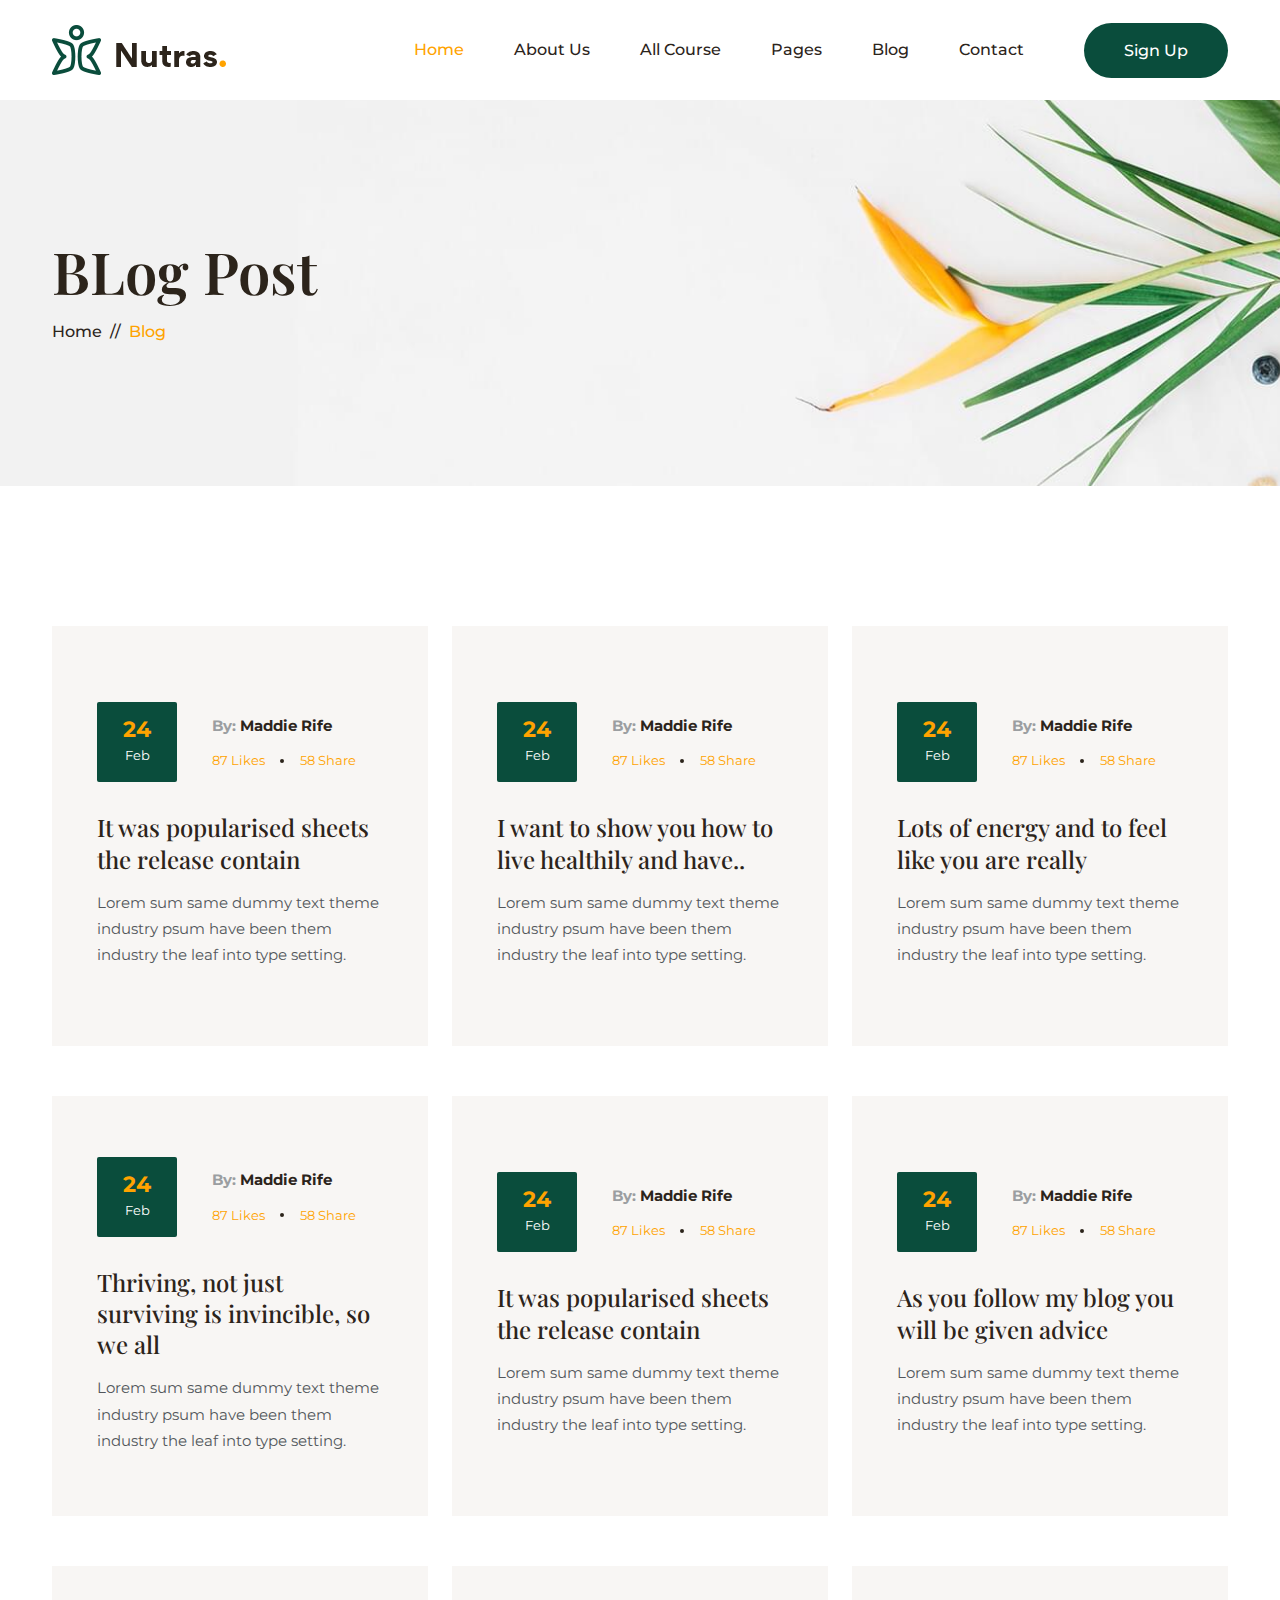
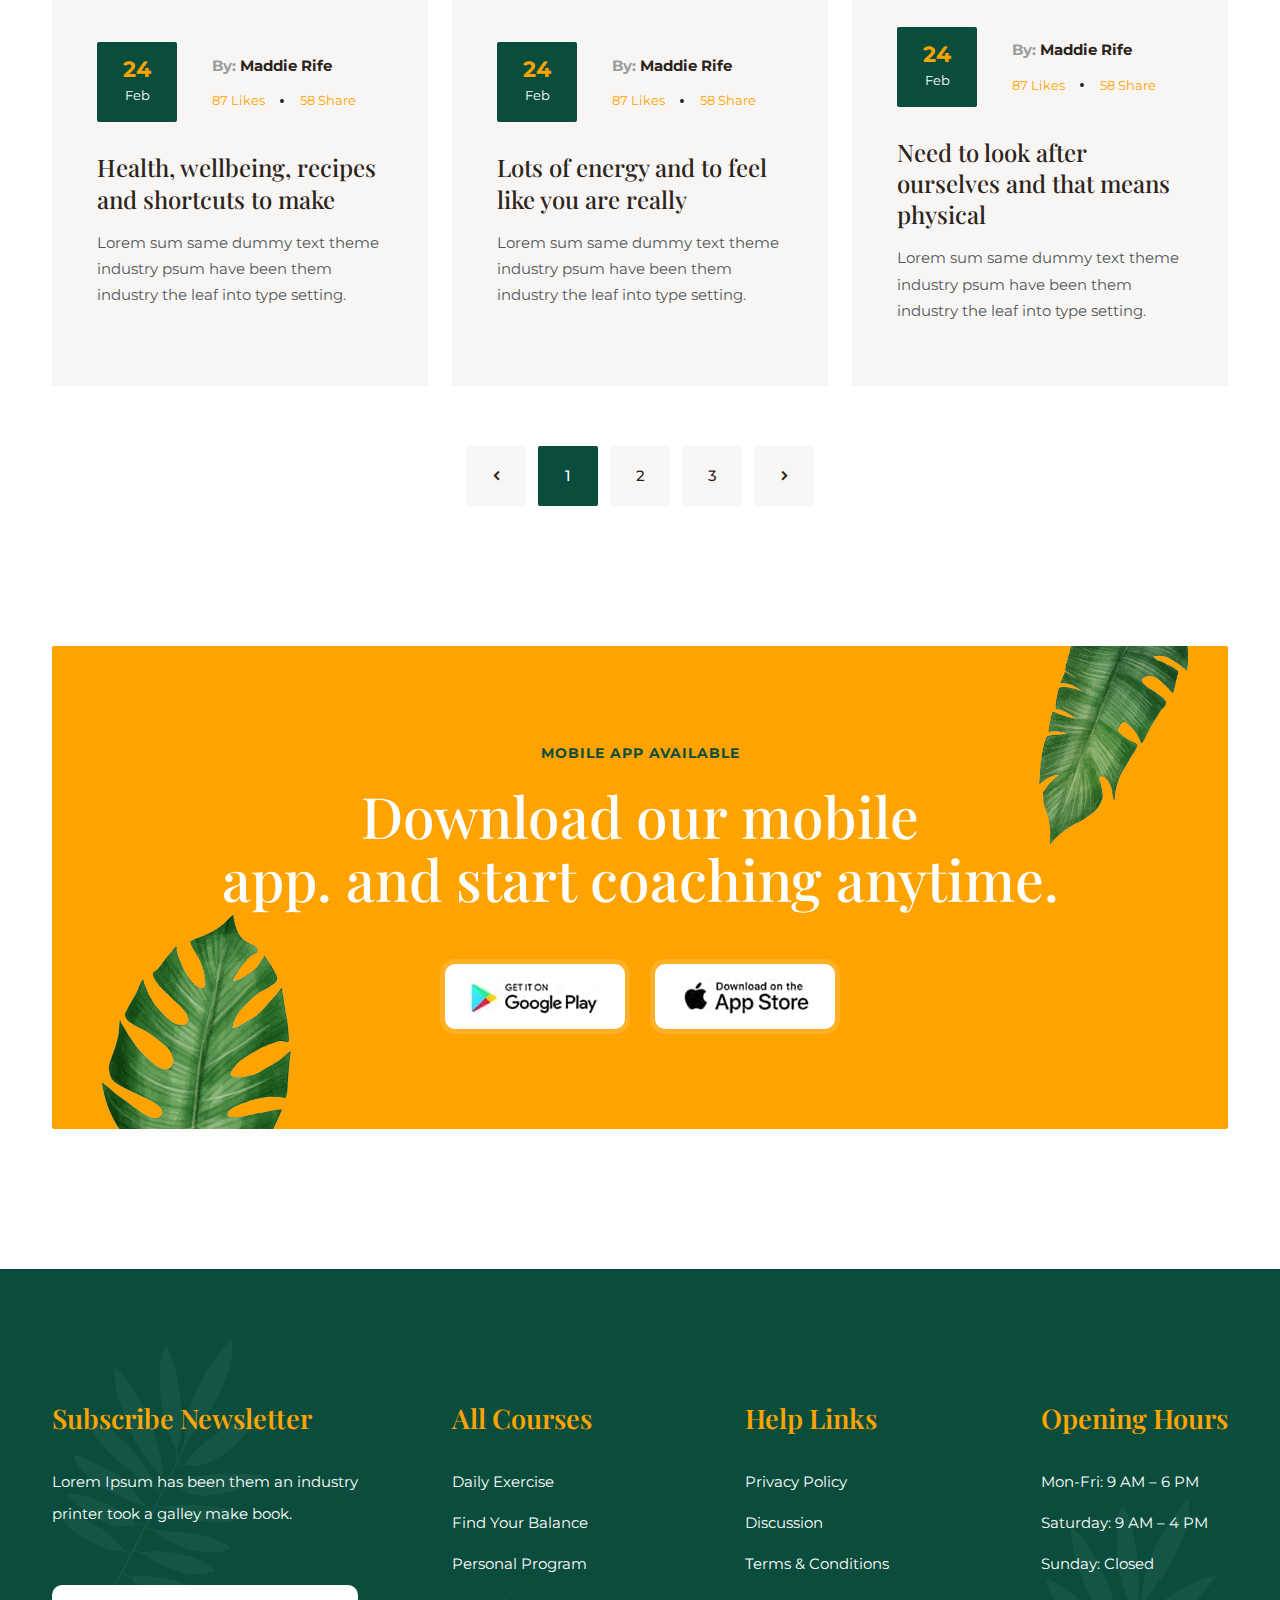
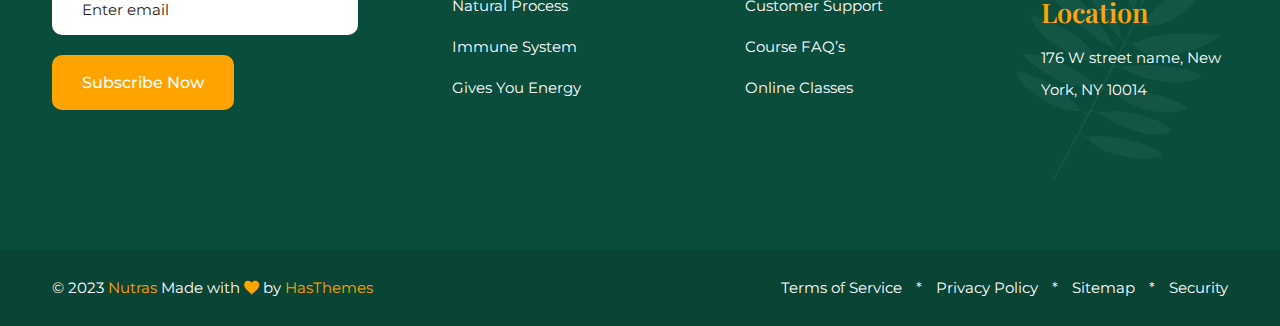
<file: blog-grid.html>
<!doctype html>
<html class="no-js" lang="en">

<head>
    <meta charset="utf-8">
    <meta http-equiv="x-ua-compatible" content="ie=edge">
    <title>Nutras Fitness & Nutrition Bootstrap 5 Template</title>
    <meta name="robots" content="noindex, follow" />
    <meta name="description" content="">
    <meta name="viewport" content="width=device-width, initial-scale=1, shrink-to-fit=no">
    <!-- Favicon -->
    <link rel="shortcut icon" type="image/x-icon" href="assets/images/favicon.ico">

    <!-- CSS
	============================================ -->

    <!-- Icon Font CSS -->
    <link rel="stylesheet" href="assets/css/plugins/icofont.min.css">
    <link rel="stylesheet" href="assets/css/plugins/flaticon.css">
    <link rel="stylesheet" href="assets/css/plugins/font-awesome.min.css">

    <!-- Plugins CSS -->
    <link rel="stylesheet" href="assets/css/plugins/bootstrap.min.css">
    <link rel="stylesheet" href="assets/css/plugins/animate.min.css">
    <link rel="stylesheet" href="assets/css/plugins/swiper-bundle.min.css">
    <link rel="stylesheet" href="assets/css/plugins/magnific-popup.css">
    <link rel="stylesheet" href="assets/css/plugins/nice-select.css">

    <!-- Main Style CSS -->
    <link rel="stylesheet" href="assets/css/style.css">

</head>

<body>

    <div class="main-wrapper">

        <!-- Header Section Start -->
        <div class="header section">

            <!-- Header Main Start -->
            <div class="header-main">
                <div class="container">

                    <!-- Header Wrapper Start -->
                    <div class="header-wrapper">

                        <!-- Header Logo Start -->
                        <div class="header-logo">
                            <a href="index.html"><img src="assets/images/logo.png" alt="Logo"></a>
                        </div>
                        <!-- Header Logo End -->

                        <!-- Header Menu Start -->
                        <div class="header-menu d-none d-lg-flex">

                            <ul class="nav-menu">
                                <li><a class="active" href="index.html">Home</a></li>
                                <li><a href="about.html">About Us</a></li>
                                <li>
                                    <a href="#">All Course</a>
                                    <ul class="sub-menu">
                                        <li><a href="courses.html">Courses</a></li>
                                        <li><a href="my-courses.html">My Courses</a></li>
                                        <li><a href="#">Courses Details</a>
                                            <ul class="sub-menu">
                                                <li><a href="courses-details-left-sidebar.html">Courses Details Left Sidebar</a></li>
                                                <li><a href="courses-details-right-sidebar.html">Courses Details Right Sidebar</a></li>
                                            </ul>
                                        </li>
                                    </ul>
                                </li>
                                <li>
                                    <a href="#">Pages </a>
                                    <ul class="sub-menu">
                                        <li><a href="after-enroll.html">After Enroll</a></li>
                                        <li><a href="courses-admin.html">Instructor Dashboard (Course List)</a></li>
                                        <li><a href="overview.html">Instructor Dashboard (Performance)</a></li>
                                        <li><a href="students.html">Students</a></li>
                                        <li><a href="reviews.html">Reviews</a></li>
                                        <li><a href="engagement.html">Course engagement</a></li>
                                        <li><a href="traffic-conversion.html">Traffic & conversion</a></li>
                                        <li><a href="messages.html">Messages</a></li>
                                        <li><a href="register.html">Register</a></li>
                                        <li><a href="login.html">Login</a></li>
                                        <li><a href="faq.html">FAQ</a></li>
                                        <li><a href="404-error.html">404 Error</a></li>
                                    </ul>
                                </li>
                                <li>
                                    <a href="#">Blog</a>
                                    <ul class="sub-menu">
                                        <li>
                                            <a href="#">Blog</a>
                                            <ul class="sub-menu">
                                                <li><a href="blog-grid.html">Blog Grid</a></li>
                                                <li><a href="blog-left-sidebar.html">Blog Left Sidebar</a></li>
                                                <li><a href="blog-right-sidebar.html">Blog Right Sidebar</a></li>
                                            </ul>
                                        </li>
                                        <li>
                                            <a href="#">Blog Details</a>
                                            <ul class="sub-menu">
                                                <li><a href="blog-details-left-sidebar.html">Blog Details Left Sidebar</a></li>
                                                <li><a href="blog-details-right-sidebar.html">Blog Details Right Sidebar</a></li>
                                            </ul>
                                        </li>
                                    </ul>
                                </li>
                                <li><a href="contact.html">Contact</a></li>
                            </ul>


                            <div class="header-btn">
                                <a class="btn btn-secondary btn-hover-primary" href="login.html">Sign Up</a>
                            </div>

                        </div>
                        <!-- Header Menu End -->

                        <!-- Header Toggle Start -->
                        <div class="header-toggle d-lg-none">

                            <a class="btn btn-secondary btn-hover-primary" href="login.html">Sign Up</a>

                            <a href="#" class="menu-toggle">
                                <span></span>
                                <span></span>
                                <span></span>
                            </a>
                        </div>
                        <!-- Header Toggle End -->

                    </div>
                    <!-- Header Wrapper End -->

                </div>
            </div>
            <!-- Header Main End -->

        </div>
        <!-- Header Section End -->


        <!-- Mobile Menu Start -->
        <div class="mobile-menu">

            <!-- Menu Close Start -->
            <a class="menu-close" href="javascript:void(0)">
                <i class="icofont-close-line"></i>
            </a>
            <!-- Menu Close End -->

            <!-- Mobile Menu Start -->
            <div class="mobile-menu-items">
                <ul class="nav-menu">
                    <li><a class="active" href="index.html">Home</a></li>
                    <li><a href="about.html">About Us</a></li>
                    <li>
                        <a href="#">All Course</a>
                        <ul class="sub-menu">
                            <li><a href="courses.html">Courses</a></li>
                            <li><a href="my-courses.html">My Courses</a></li>
                            <li><a href="#">Courses Details</a>
                                <ul class="sub-menu">
                                    <li><a href="courses-details-left-sidebar.html">Courses Details Left Sidebar</a></li>
                                    <li><a href="courses-details-right-sidebar.html">Courses Details Right Sidebar</a></li>
                                </ul>
                            </li>
                        </ul>
                    </li>
                    <li>
                        <a href="#">Pages </a>
                        <ul class="sub-menu">
                            <li><a href="after-enroll.html">After Enroll</a></li>
                            <li><a href="courses-admin.html">Instructor Dashboard (Course List)</a></li>
                            <li><a href="overview.html">Instructor Dashboard (Performance)</a></li>
                            <li><a href="students.html">Students</a></li>
                            <li><a href="reviews.html">Reviews</a></li>
                            <li><a href="engagement.html">Course engagement</a></li>
                            <li><a href="traffic-conversion.html">Traffic & conversion</a></li>
                            <li><a href="messages.html">Messages</a></li>
                            <li><a href="register.html">Register</a></li>
                            <li><a href="login.html">Login</a></li>
                            <li><a href="faq.html">FAQ</a></li>
                            <li><a href="404-error.html">404 Error</a></li>
                        </ul>
                    </li>
                    <li>
                        <a href="#">Blog</a>
                        <ul class="sub-menu">
                            <li>
                                <a href="#">Blog</a>
                                <ul class="sub-menu">
                                    <li><a href="blog-grid.html">Blog Grid</a></li>
                                    <li><a href="blog-left-sidebar.html">Blog Left Sidebar</a></li>
                                    <li><a href="blog-right-sidebar.html">Blog Right Sidebar</a></li>
                                </ul>
                            </li>
                            <li>
                                <a href="#">Blog Details</a>
                                <ul class="sub-menu">
                                    <li><a href="blog-details-left-sidebar.html">Blog Details Left Sidebar</a></li>
                                    <li><a href="blog-details-right-sidebar.html">Blog Details Right Sidebar</a></li>
                                </ul>
                            </li>
                        </ul>
                    </li>
                    <li><a href="contact.html">Contact</a></li>
                </ul>

            </div>
            <!-- Mobile Menu End -->

        </div>
        <!-- Mobile Menu End -->

        <!-- Overlay Start -->
        <div class="overlay"></div>
        <!-- Overlay End -->


        <!-- Page banner Section Start -->
        <div class="section page-banner-section" style="background-image: url(assets/images/page-banner.jpg);">
            <div class="container">

                <!-- Page banner Section Start -->
                <div class="page-banner-content">
                    <h2 class="page-title">BLog Post</h2>

                    <ul class="breadcrumb">
                        <li class="breadcrumb-item"><a href="index.html">Home</a></li>
                        <li class="breadcrumb-item active">Blog</li>
                    </ul>
                </div>
                <!-- Page banner Section End -->

            </div>
        </div>
        <!-- Page banner Section End -->

        <!-- Blog Post Section Start -->
        <div class="section section-padding-02">
            <div class="container">

                <!-- Blog Wrapper Start -->
                <div class="blog-wrapper-02">
                    <div class="row gx-xxl-5">
                        <div class="col-lg-4 col-md-6">

                            <!-- Single Blog Start -->
                            <div class="single-blog">
                                <div class="blog">
                                    <div class="blog-date-meta">
                                        <span>
                                        <strong>24</strong>
                                        Feb
                                    </span>
                                        <div class="meta">
                                            <p class="author">By: <a href="#">Maddie Rife</a></p>
                                            <ul>
                                                <li>87 Likes</li>
                                                <li>58 Share</li>
                                            </ul>
                                        </div>
                                    </div>

                                    <h4 class="title"><a href="blog-details-left-sidebar.html">It was popularised sheets the release contain</a></h4>
                                    <p>Lorem sum same dummy text theme industry psum have been them industry the leaf into type setting.</p>
                                </div>
                            </div>
                            <!-- Single Blog End -->

                        </div>
                        <div class="col-lg-4 col-md-6">

                            <!-- Single Blog Start -->
                            <div class="single-blog">
                                <div class="blog">
                                    <div class="blog-date-meta">
                                        <span>
                                        <strong>24</strong>
                                        Feb
                                    </span>
                                        <div class="meta">
                                            <p class="author">By: <a href="#">Maddie Rife</a></p>
                                            <ul>
                                                <li>87 Likes</li>
                                                <li>58 Share</li>
                                            </ul>
                                        </div>
                                    </div>

                                    <h4 class="title"><a href="blog-details-left-sidebar.html"> I want to show you how to live healthily and have..</a></h4>
                                    <p>Lorem sum same dummy text theme industry psum have been them industry the leaf into type setting.</p>
                                </div>
                            </div>
                            <!-- Single Blog End -->

                        </div>
                        <div class="col-lg-4 col-md-6">

                            <!-- Single Blog Start -->
                            <div class="single-blog">
                                <div class="blog">
                                    <div class="blog-date-meta">
                                        <span>
                                        <strong>24</strong>
                                        Feb
                                    </span>
                                        <div class="meta">
                                            <p class="author">By: <a href="#">Maddie Rife</a></p>
                                            <ul>
                                                <li>87 Likes</li>
                                                <li>58 Share</li>
                                            </ul>
                                        </div>
                                    </div>

                                    <h4 class="title"><a href="blog-details-left-sidebar.html">Lots of energy and to feel like you are really</a></h4>
                                    <p>Lorem sum same dummy text theme industry psum have been them industry the leaf into type setting.</p>
                                </div>
                            </div>
                            <!-- Single Blog End -->

                        </div>
                        <div class="col-lg-4 col-md-6">

                            <!-- Single Blog Start -->
                            <div class="single-blog">
                                <div class="blog">
                                    <div class="blog-date-meta">
                                        <span>
                                        <strong>24</strong>
                                        Feb
                                    </span>
                                        <div class="meta">
                                            <p class="author">By: <a href="#">Maddie Rife</a></p>
                                            <ul>
                                                <li>87 Likes</li>
                                                <li>58 Share</li>
                                            </ul>
                                        </div>
                                    </div>

                                    <h4 class="title"><a href="blog-details-left-sidebar.html">Thriving, not just surviving is invincible, so we all</a></h4>
                                    <p>Lorem sum same dummy text theme industry psum have been them industry the leaf into type setting.</p>
                                </div>
                            </div>
                            <!-- Single Blog End -->

                        </div>
                        <div class="col-lg-4 col-md-6">

                            <!-- Single Blog Start -->
                            <div class="single-blog">
                                <div class="blog">
                                    <div class="blog-date-meta">
                                        <span>
                                        <strong>24</strong>
                                        Feb
                                    </span>
                                        <div class="meta">
                                            <p class="author">By: <a href="#">Maddie Rife</a></p>
                                            <ul>
                                                <li>87 Likes</li>
                                                <li>58 Share</li>
                                            </ul>
                                        </div>
                                    </div>

                                    <h4 class="title"><a href="blog-details-left-sidebar.html">It was popularised sheets the release contain</a></h4>
                                    <p>Lorem sum same dummy text theme industry psum have been them industry the leaf into type setting.</p>
                                </div>
                            </div>
                            <!-- Single Blog End -->

                        </div>
                        <div class="col-lg-4 col-md-6">

                            <!-- Single Blog Start -->
                            <div class="single-blog">
                                <div class="blog">
                                    <div class="blog-date-meta">
                                        <span>
                                        <strong>24</strong>
                                        Feb
                                    </span>
                                        <div class="meta">
                                            <p class="author">By: <a href="#">Maddie Rife</a></p>
                                            <ul>
                                                <li>87 Likes</li>
                                                <li>58 Share</li>
                                            </ul>
                                        </div>
                                    </div>

                                    <h4 class="title"><a href="blog-details-left-sidebar.html">As you follow my blog you will be given advice</a></h4>
                                    <p>Lorem sum same dummy text theme industry psum have been them industry the leaf into type setting.</p>
                                </div>
                            </div>
                            <!-- Single Blog End -->

                        </div>
                        <div class="col-lg-4 col-md-6">

                            <!-- Single Blog Start -->
                            <div class="single-blog">
                                <div class="blog">
                                    <div class="blog-date-meta">
                                        <span>
                                        <strong>24</strong>
                                        Feb
                                    </span>
                                        <div class="meta">
                                            <p class="author">By: <a href="#">Maddie Rife</a></p>
                                            <ul>
                                                <li>87 Likes</li>
                                                <li>58 Share</li>
                                            </ul>
                                        </div>
                                    </div>

                                    <h4 class="title"><a href="blog-details-left-sidebar.html">Health, wellbeing, recipes and shortcuts to make</a></h4>
                                    <p>Lorem sum same dummy text theme industry psum have been them industry the leaf into type setting.</p>
                                </div>
                            </div>
                            <!-- Single Blog End -->

                        </div>
                        <div class="col-lg-4 col-md-6">

                            <!-- Single Blog Start -->
                            <div class="single-blog">
                                <div class="blog">
                                    <div class="blog-date-meta">
                                        <span>
                                        <strong>24</strong>
                                        Feb
                                    </span>
                                        <div class="meta">
                                            <p class="author">By: <a href="#">Maddie Rife</a></p>
                                            <ul>
                                                <li>87 Likes</li>
                                                <li>58 Share</li>
                                            </ul>
                                        </div>
                                    </div>

                                    <h4 class="title"><a href="blog-details-left-sidebar.html">Lots of energy and to feel like you are really</a></h4>
                                    <p>Lorem sum same dummy text theme industry psum have been them industry the leaf into type setting.</p>
                                </div>
                            </div>
                            <!-- Single Blog End -->

                        </div>
                        <div class="col-lg-4 col-md-6">

                            <!-- Single Blog Start -->
                            <div class="single-blog">
                                <div class="blog">
                                    <div class="blog-date-meta">
                                        <span>
                                        <strong>24</strong>
                                        Feb
                                    </span>
                                        <div class="meta">
                                            <p class="author">By: <a href="#">Maddie Rife</a></p>
                                            <ul>
                                                <li>87 Likes</li>
                                                <li>58 Share</li>
                                            </ul>
                                        </div>
                                    </div>

                                    <h4 class="title"><a href="blog-details-left-sidebar.html">Need to look after ourselves and that means physical </a></h4>
                                    <p>Lorem sum same dummy text theme industry psum have been them industry the leaf into type setting.</p>
                                </div>
                            </div>
                            <!-- Single Blog End -->

                        </div>
                    </div>
                </div>
                <!-- Blog Wrapper End -->

                <!-- Page Pagination End -->
                <div class="page-pagination">
                    <ul class="pagination justify-content-center">
                        <li><a href="#"><i class="icofont-rounded-left"></i></a></li>
                        <li><a class="active" href="#">1</a></li>
                        <li><a href="#">2</a></li>
                        <li><a href="#">3</a></li>
                        <li><a href="#"><i class="icofont-rounded-right"></i></a></li>
                    </ul>
                </div>
                <!-- Page Pagination End -->

            </div>
        </div>
        <!-- Blog Post Section End -->

        <!-- Download Section Start -->
        <div class="section section-padding">
            <div class="container">

                <!-- Download Wrapper Start -->
                <div class="download-wrapper">

                    <img class="shape-01" src="assets/images/shape/shape-7.png" alt="Shape">
                    <img class="shape-02" src="assets/images/shape/shape-8.png" alt="Shape">

                    <!-- Section Title Start -->
                    <div class="section-title shape-none">
                        <h6 class="sub-title">mobile app available</h6>
                        <h2 class="main-title">Download our mobile <br> app. and start coaching anytime.</h2>
                    </div>
                    <!-- Section Title End -->

                    <!-- download App End -->
                    <div class="download-app">
                        <ul>
                            <li><a href="#"><img src="assets/images/play-store.jpg" alt="Play Store"></a></li>
                            <li><a href="#"><img src="assets/images/app-store.jpg" alt="App Store"></a></li>
                        </ul>
                    </div>
                    <!-- download App End -->

                </div>
                <!-- Download Wrapper End -->

            </div>
        </div>
        <!-- Download Section End -->

        <!-- Footer Start -->
        <div class="section footer-section">

            <!-- Footer Widget Section Start -->
            <div class="footer-widget-section section-padding">

                <img class="shape-01 animation-rotate" src="assets/images/shape/shape-9.png" alt="Shape">

                <div class="container">

                    <!-- Footer Widget Wrapper Start -->
                    <div class="footer-widget-wrapper">
                        <div class="row">
                            <div class="col-lg-4">

                                <!-- Footer Widget Start -->
                                <div class="footer-widget">
                                    <h3 class="footer-widget-title">Subscribe Newsletter</h3>

                                    <div class="widget-newsletter">
                                        <p>Lorem Ipsum has been them an industry printer took a galley make book.</p>

                                        <div class="newsletter-form">
                                            <form action="#">
                                                <input type="text" placeholder="Enter email">
                                                <button class="btn btn-primary btn-hover-white">Subscribe Now</button>
                                            </form>
                                        </div>
                                    </div>
                                </div>
                                <!-- Footer Widget End -->

                            </div>
                            <div class="col-lg-8">

                                <!-- Footer Widget Start -->
                                <div class="widget-wrapper">

                                    <!-- Footer Widget Start -->
                                    <div class="footer-widget">
                                        <h3 class="footer-widget-title">All Courses</h3>

                                        <ul class="widget-link">
                                            <li><a href="#">Daily Exercise</a></li>
                                            <li><a href="#">Find Your Balance</a></li>
                                            <li><a href="#">Personal Program</a></li>
                                            <li><a href="#">Natural Process</a></li>
                                            <li><a href="#">Immune System</a></li>
                                            <li><a href="#">Gives You Energy</a></li>
                                        </ul>
                                    </div>
                                    <!-- Footer Widget End -->

                                    <!-- Footer Widget Start -->
                                    <div class="footer-widget">
                                        <h3 class="footer-widget-title">Help Links</h3>

                                        <ul class="widget-link">
                                            <li><a href="#">Privacy Policy</a></li>
                                            <li><a href="#">Discussion</a></li>
                                            <li><a href="#">Terms & Conditions</a></li>
                                            <li><a href="#">Customer Support</a></li>
                                            <li><a href="#">Course FAQ’s</a></li>
                                            <li><a href="#">Online Classes</a></li>
                                        </ul>
                                    </div>
                                    <!-- Footer Widget End -->

                                    <!-- Footer Widget Start -->
                                    <div class="footer-widget">
                                        <h3 class="footer-widget-title">Opening Hours</h3>

                                        <ul class="widget-link">
                                            <li><a href="#">Mon-Fri: 9 AM – 6 PM</a></li>
                                            <li><a href="#">Saturday: 9 AM – 4 PM</a></li>
                                            <li><a href="#">Sunday: Closed</a></li>
                                        </ul>

                                        <div class="widget-location">
                                            <h3 class="footer-widget-title">Location</h3>

                                            <p>176 W street name, New <br> York, NY 10014</p>
                                        </div>
                                    </div>
                                    <!-- Footer Widget End -->

                                </div>
                                <!-- Footer Widget End -->

                            </div>
                        </div>
                    </div>
                    <!-- Footer Widget Wrapper End -->

                </div>

                <img class="shape-02 animation-rotate" src="assets/images/shape/shape-9.png" alt="Shape">

            </div>
            <!-- Footer Widget Section End -->

            <!-- Footer Copyright Section Start -->
            <div class="footer-copyright">
                <div class="container">

                    <!-- Copyright Wrapper Start -->
                    <div class="copyright-wrapper">

                        <div class="copyright-text">
                            <p>&copy; 2023 <span> Nutras </span> Made with <i class="icofont-heart-alt"></i> by <a href="https://hasthemes.com/" target="_blank">HasThemes</a></p>
                        </div>

                        <div class="copyright-link">
                            <a href="#">Terms of Service</a>
                            <a href="#">Privacy Policy</a>
                            <a href="#">Sitemap</a>
                            <a href="#">Security</a>
                        </div>

                    </div>
                    <!-- Copyright Wrapper End -->

                </div>
            </div>
            <!-- Footer Copyright Section End -->

        </div>
        <!-- Footer End -->

        <!--Back To Start-->
        <a href="#" class="back-to-top">
            <i class="icofont-simple-up"></i>
        </a>
        <!--Back To End-->

    </div>

    <!-- JS
    ============================================ -->

    <!-- Modernizer & jQuery JS -->
    <script src="assets/js/vendor/modernizr-3.11.2.min.js"></script>
    <script src="assets/js/vendor/jquery-3.5.1.min.js"></script>

    <!-- Bootstrap JS -->
    <script src="assets/js/plugins/popper.min.js"></script>
    <script src="assets/js/plugins/bootstrap.min.js"></script>

    <!-- Plugins JS -->
    <script src="assets/js/plugins/swiper-bundle.min.js"></script>
    <script src="assets/js/plugins/jquery.magnific-popup.min.js"></script>
    <script src="assets/js/plugins/jquery.nice-select.min.js"></script>
    <script src="assets/js/plugins/video-playlist.js"></script>
    <script src="assets/js/plugins/ajax-contact.js"></script>


    <!-- Main JS -->
    <script src="assets/js/main.js"></script>

</body>

</html>
</file>
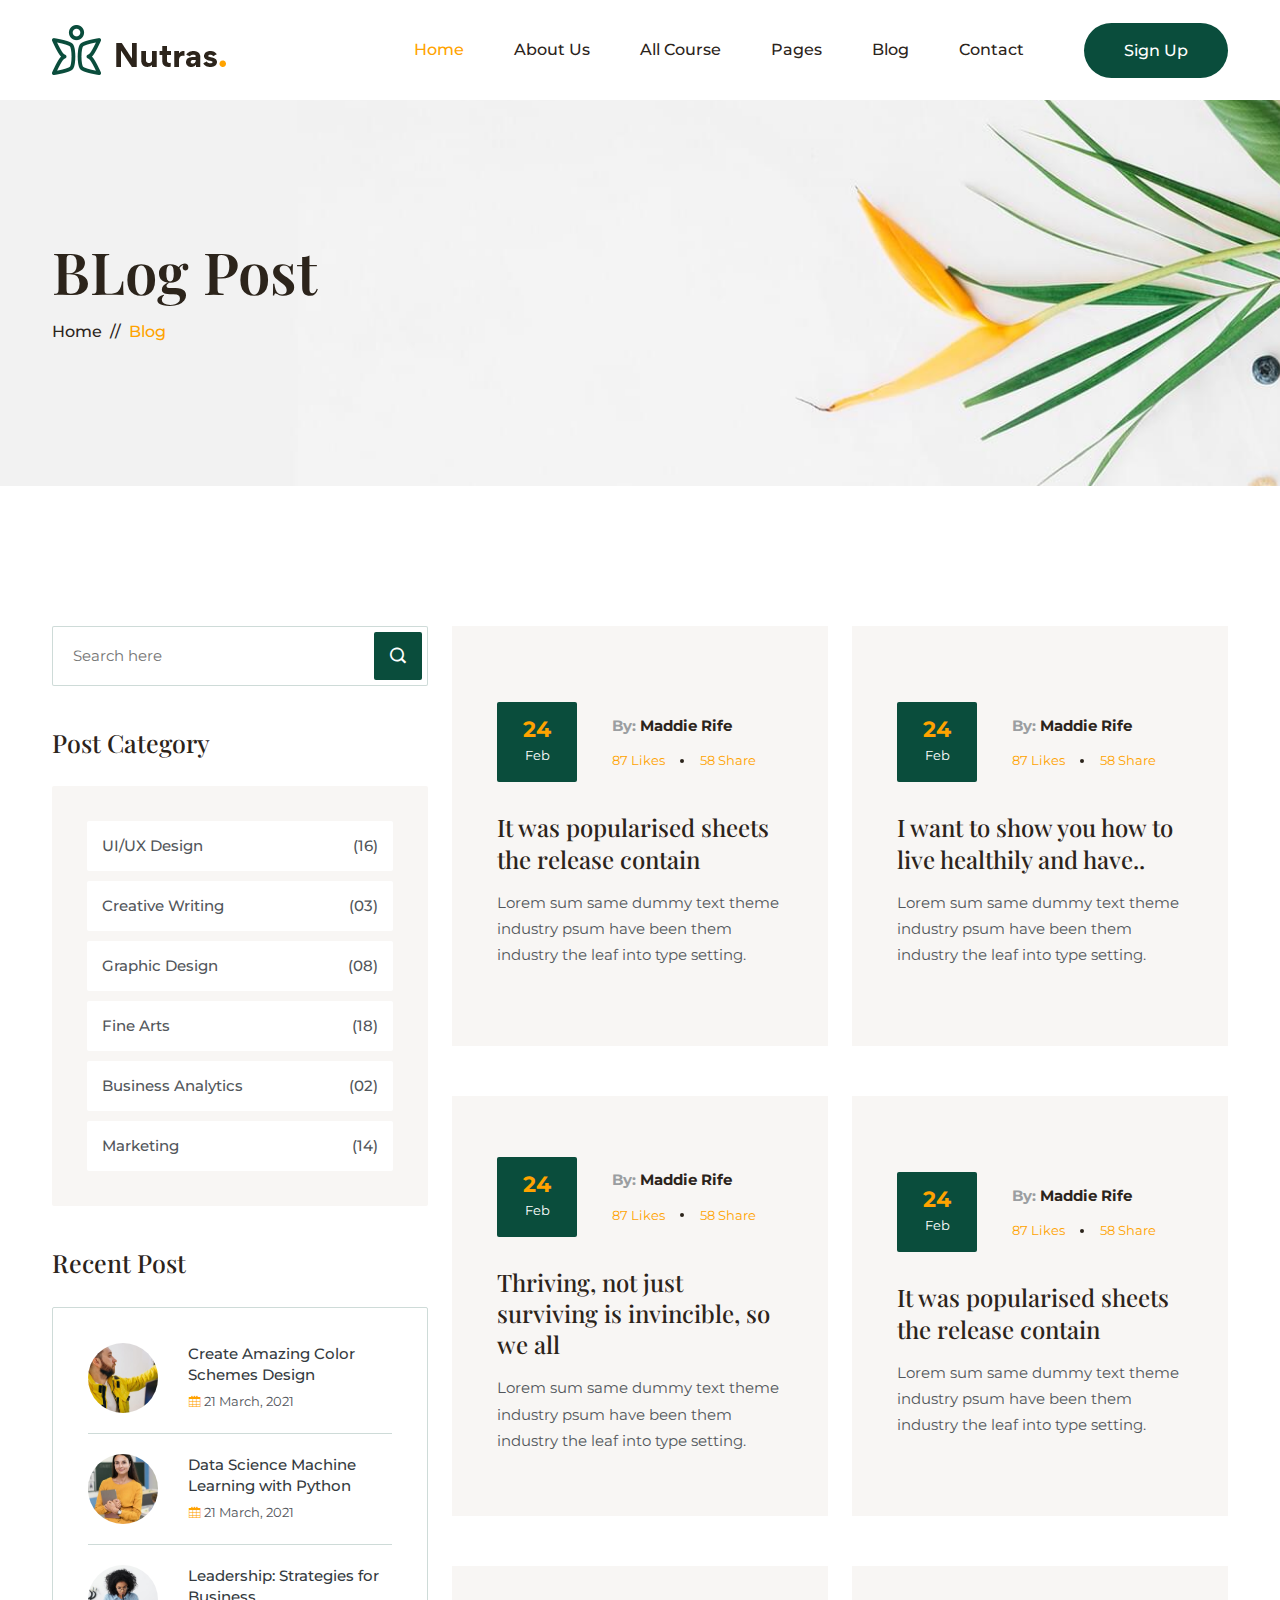
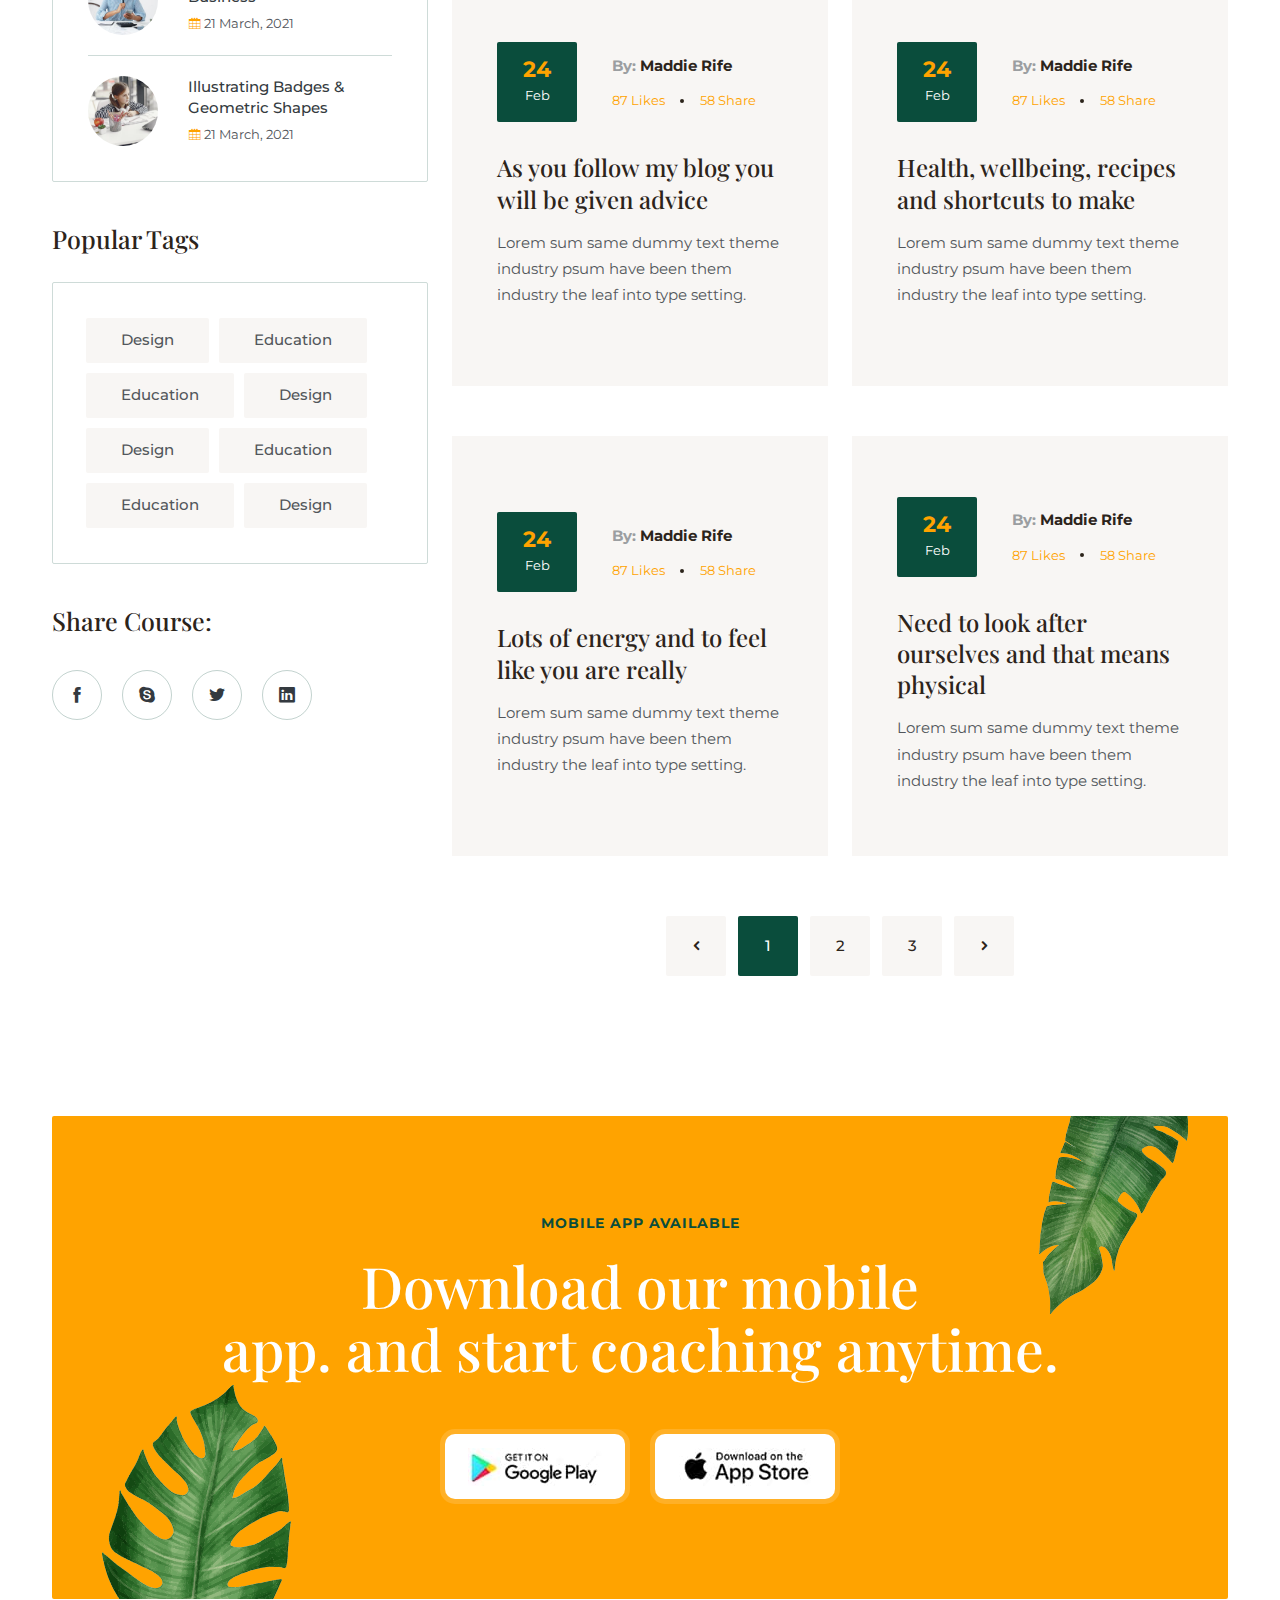
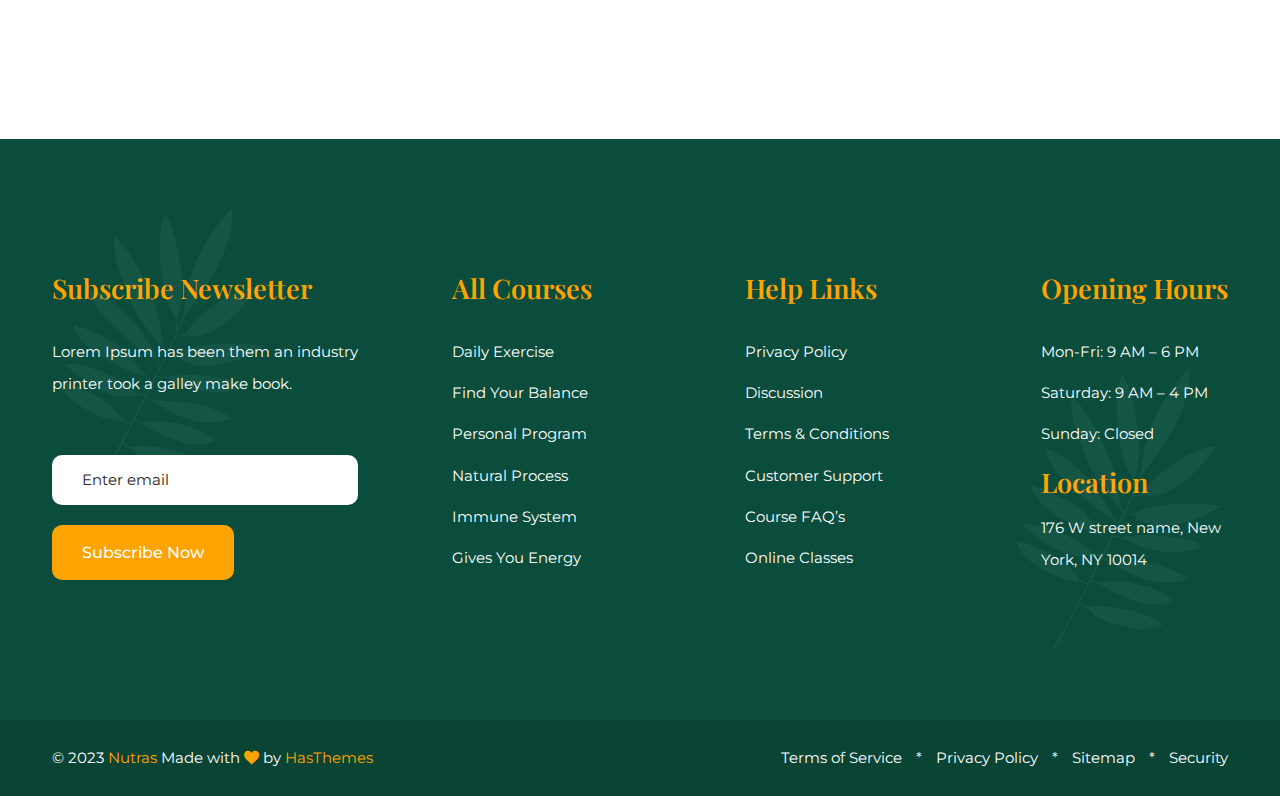
<file: blog-left-sidebar.html>
<!doctype html>
<html class="no-js" lang="en">

<head>
    <meta charset="utf-8">
    <meta http-equiv="x-ua-compatible" content="ie=edge">
    <title>Nutras Fitness & Nutrition Bootstrap 5 Template</title>
    <meta name="robots" content="noindex, follow" />
    <meta name="description" content="">
    <meta name="viewport" content="width=device-width, initial-scale=1, shrink-to-fit=no">
    <!-- Favicon -->
    <link rel="shortcut icon" type="image/x-icon" href="assets/images/favicon.ico">

    <!-- CSS
	============================================ -->

    <!-- Icon Font CSS -->
    <link rel="stylesheet" href="assets/css/plugins/icofont.min.css">
    <link rel="stylesheet" href="assets/css/plugins/flaticon.css">
    <link rel="stylesheet" href="assets/css/plugins/font-awesome.min.css">

    <!-- Plugins CSS -->
    <link rel="stylesheet" href="assets/css/plugins/bootstrap.min.css">
    <link rel="stylesheet" href="assets/css/plugins/animate.min.css">
    <link rel="stylesheet" href="assets/css/plugins/swiper-bundle.min.css">
    <link rel="stylesheet" href="assets/css/plugins/magnific-popup.css">
    <link rel="stylesheet" href="assets/css/plugins/nice-select.css">

    <!-- Main Style CSS -->
    <link rel="stylesheet" href="assets/css/style.css">

</head>

<body>

    <div class="main-wrapper">

        <!-- Header Section Start -->
        <div class="header section">

            <!-- Header Main Start -->
            <div class="header-main">
                <div class="container">

                    <!-- Header Wrapper Start -->
                    <div class="header-wrapper">

                        <!-- Header Logo Start -->
                        <div class="header-logo">
                            <a href="index.html"><img src="assets/images/logo.png" alt="Logo"></a>
                        </div>
                        <!-- Header Logo End -->

                        <!-- Header Menu Start -->
                        <div class="header-menu d-none d-lg-flex">

                            <ul class="nav-menu">
                                <li><a class="active" href="index.html">Home</a></li>
                                <li><a href="about.html">About Us</a></li>
                                <li>
                                    <a href="#">All Course</a>
                                    <ul class="sub-menu">
                                        <li><a href="courses.html">Courses</a></li>
                                        <li><a href="my-courses.html">My Courses</a></li>
                                        <li><a href="#">Courses Details</a>
                                            <ul class="sub-menu">
                                                <li><a href="courses-details-left-sidebar.html">Courses Details Left Sidebar</a></li>
                                                <li><a href="courses-details-right-sidebar.html">Courses Details Right Sidebar</a></li>
                                            </ul>
                                        </li>
                                    </ul>
                                </li>
                                <li>
                                    <a href="#">Pages </a>
                                    <ul class="sub-menu">
                                        <li><a href="after-enroll.html">After Enroll</a></li>
                                        <li><a href="courses-admin.html">Instructor Dashboard (Course List)</a></li>
                                        <li><a href="overview.html">Instructor Dashboard (Performance)</a></li>
                                        <li><a href="students.html">Students</a></li>
                                        <li><a href="reviews.html">Reviews</a></li>
                                        <li><a href="engagement.html">Course engagement</a></li>
                                        <li><a href="traffic-conversion.html">Traffic & conversion</a></li>
                                        <li><a href="messages.html">Messages</a></li>
                                        <li><a href="register.html">Register</a></li>
                                        <li><a href="login.html">Login</a></li>
                                        <li><a href="faq.html">FAQ</a></li>
                                        <li><a href="404-error.html">404 Error</a></li>
                                    </ul>
                                </li>
                                <li>
                                    <a href="#">Blog</a>
                                    <ul class="sub-menu">
                                        <li>
                                            <a href="#">Blog</a>
                                            <ul class="sub-menu">
                                                <li><a href="blog-grid.html">Blog Grid</a></li>
                                                <li><a href="blog-left-sidebar.html">Blog Left Sidebar</a></li>
                                                <li><a href="blog-right-sidebar.html">Blog Right Sidebar</a></li>
                                            </ul>
                                        </li>
                                        <li>
                                            <a href="#">Blog Details</a>
                                            <ul class="sub-menu">
                                                <li><a href="blog-details-left-sidebar.html">Blog Details Left Sidebar</a></li>
                                                <li><a href="blog-details-right-sidebar.html">Blog Details Right Sidebar</a></li>
                                            </ul>
                                        </li>
                                    </ul>
                                </li>
                                <li><a href="contact.html">Contact</a></li>
                            </ul>


                            <div class="header-btn">
                                <a class="btn btn-secondary btn-hover-primary" href="login.html">Sign Up</a>
                            </div>

                        </div>
                        <!-- Header Menu End -->

                        <!-- Header Toggle Start -->
                        <div class="header-toggle d-lg-none">

                            <a class="btn btn-secondary btn-hover-primary" href="login.html">Sign Up</a>

                            <a href="#" class="menu-toggle">
                                <span></span>
                                <span></span>
                                <span></span>
                            </a>
                        </div>
                        <!-- Header Toggle End -->

                    </div>
                    <!-- Header Wrapper End -->

                </div>
            </div>
            <!-- Header Main End -->

        </div>
        <!-- Header Section End -->


        <!-- Mobile Menu Start -->
        <div class="mobile-menu">

            <!-- Menu Close Start -->
            <a class="menu-close" href="javascript:void(0)">
                <i class="icofont-close-line"></i>
            </a>
            <!-- Menu Close End -->

            <!-- Mobile Menu Start -->
            <div class="mobile-menu-items">
                <ul class="nav-menu">
                    <li><a class="active" href="index.html">Home</a></li>
                    <li><a href="about.html">About Us</a></li>
                    <li>
                        <a href="#">All Course</a>
                        <ul class="sub-menu">
                            <li><a href="courses.html">Courses</a></li>
                            <li><a href="my-courses.html">My Courses</a></li>
                            <li><a href="#">Courses Details</a>
                                <ul class="sub-menu">
                                    <li><a href="courses-details-left-sidebar.html">Courses Details Left Sidebar</a></li>
                                    <li><a href="courses-details-right-sidebar.html">Courses Details Right Sidebar</a></li>
                                </ul>
                            </li>
                        </ul>
                    </li>
                    <li>
                        <a href="#">Pages </a>
                        <ul class="sub-menu">
                            <li><a href="after-enroll.html">After Enroll</a></li>
                            <li><a href="courses-admin.html">Instructor Dashboard (Course List)</a></li>
                            <li><a href="overview.html">Instructor Dashboard (Performance)</a></li>
                            <li><a href="students.html">Students</a></li>
                            <li><a href="reviews.html">Reviews</a></li>
                            <li><a href="engagement.html">Course engagement</a></li>
                            <li><a href="traffic-conversion.html">Traffic & conversion</a></li>
                            <li><a href="messages.html">Messages</a></li>
                            <li><a href="register.html">Register</a></li>
                            <li><a href="login.html">Login</a></li>
                            <li><a href="faq.html">FAQ</a></li>
                            <li><a href="404-error.html">404 Error</a></li>
                        </ul>
                    </li>
                    <li>
                        <a href="#">Blog</a>
                        <ul class="sub-menu">
                            <li>
                                <a href="#">Blog</a>
                                <ul class="sub-menu">
                                    <li><a href="blog-grid.html">Blog Grid</a></li>
                                    <li><a href="blog-left-sidebar.html">Blog Left Sidebar</a></li>
                                    <li><a href="blog-right-sidebar.html">Blog Right Sidebar</a></li>
                                </ul>
                            </li>
                            <li>
                                <a href="#">Blog Details</a>
                                <ul class="sub-menu">
                                    <li><a href="blog-details-left-sidebar.html">Blog Details Left Sidebar</a></li>
                                    <li><a href="blog-details-right-sidebar.html">Blog Details Right Sidebar</a></li>
                                </ul>
                            </li>
                        </ul>
                    </li>
                    <li><a href="contact.html">Contact</a></li>
                </ul>

            </div>
            <!-- Mobile Menu End -->

        </div>
        <!-- Mobile Menu End -->

        <!-- Overlay Start -->
        <div class="overlay"></div>
        <!-- Overlay End -->


        <!-- Page banner Section Start -->
        <div class="section page-banner-section" style="background-image: url(assets/images/page-banner.jpg);">
            <div class="container">

                <!-- Page banner Section Start -->
                <div class="page-banner-content">
                    <h2 class="page-title">BLog Post</h2>

                    <ul class="breadcrumb">
                        <li class="breadcrumb-item"><a href="index.html">Home</a></li>
                        <li class="breadcrumb-item active">Blog</li>
                    </ul>
                </div>
                <!-- Page banner Section End -->

            </div>
        </div>
        <!-- Page banner Section End -->

        <!-- Blog Post Section Start -->
        <div class="section section-padding-02">
            <div class="container">

                <!-- Blog Wrapper Start -->
                <div class="blog-wrapper-02">
                    <div class="row flex-row-reverse gx-xxl-5">
                        <div class="col-lg-8">

                            <!-- Blog Wrapper Start -->
                            <div class="blog-wrapper-03">
                                <div class="row gx-xxl-5">
                                    <div class="col-md-6">

                                        <!-- Single Blog Start -->
                                        <div class="single-blog">
                                            <div class="blog">
                                                <div class="blog-date-meta">
                                                    <span>
                        <strong>24</strong>
                        Feb
                    </span>
                                                    <div class="meta">
                                                        <p class="author">By: <a href="#">Maddie Rife</a></p>
                                                        <ul>
                                                            <li>87 Likes</li>
                                                            <li>58 Share</li>
                                                        </ul>
                                                    </div>
                                                </div>

                                                <h4 class="title"><a href="blog-details-left-sidebar.html">It was popularised sheets the release contain</a></h4>
                                                <p>Lorem sum same dummy text theme industry psum have been them industry the leaf into type setting.</p>
                                            </div>
                                        </div>
                                        <!-- Single Blog End -->

                                    </div>
                                    <div class="col-md-6">

                                        <!-- Single Blog Start -->
                                        <div class="single-blog">
                                            <div class="blog">
                                                <div class="blog-date-meta">
                                                    <span>
                        <strong>24</strong>
                        Feb
                    </span>
                                                    <div class="meta">
                                                        <p class="author">By: <a href="#">Maddie Rife</a></p>
                                                        <ul>
                                                            <li>87 Likes</li>
                                                            <li>58 Share</li>
                                                        </ul>
                                                    </div>
                                                </div>

                                                <h4 class="title"><a href="blog-details-left-sidebar.html"> I want to show you how to live healthily and have..</a></h4>
                                                <p>Lorem sum same dummy text theme industry psum have been them industry the leaf into type setting.</p>
                                            </div>
                                        </div>
                                        <!-- Single Blog End -->

                                    </div>
                                    <div class="col-md-6">

                                        <!-- Single Blog Start -->
                                        <div class="single-blog">
                                            <div class="blog">
                                                <div class="blog-date-meta">
                                                    <span>
                        <strong>24</strong>
                        Feb
                    </span>
                                                    <div class="meta">
                                                        <p class="author">By: <a href="#">Maddie Rife</a></p>
                                                        <ul>
                                                            <li>87 Likes</li>
                                                            <li>58 Share</li>
                                                        </ul>
                                                    </div>
                                                </div>

                                                <h4 class="title"><a href="blog-details-left-sidebar.html">Thriving, not just surviving is invincible, so we all</a></h4>
                                                <p>Lorem sum same dummy text theme industry psum have been them industry the leaf into type setting.</p>
                                            </div>
                                        </div>
                                        <!-- Single Blog End -->

                                    </div>
                                    <div class="col-md-6">

                                        <!-- Single Blog Start -->
                                        <div class="single-blog">
                                            <div class="blog">
                                                <div class="blog-date-meta">
                                                    <span>
                        <strong>24</strong>
                        Feb
                    </span>
                                                    <div class="meta">
                                                        <p class="author">By: <a href="#">Maddie Rife</a></p>
                                                        <ul>
                                                            <li>87 Likes</li>
                                                            <li>58 Share</li>
                                                        </ul>
                                                    </div>
                                                </div>

                                                <h4 class="title"><a href="blog-details-left-sidebar.html">It was popularised sheets the release contain</a></h4>
                                                <p>Lorem sum same dummy text theme industry psum have been them industry the leaf into type setting.</p>
                                            </div>
                                        </div>
                                        <!-- Single Blog End -->
                                        <!-- Single Blog End -->

                                    </div>
                                    <div class="col-md-6">

                                        <!-- Single Blog Start -->
                                        <div class="single-blog">
                                            <div class="blog">
                                                <div class="blog-date-meta">
                                                    <span>
                        <strong>24</strong>
                        Feb
                    </span>
                                                    <div class="meta">
                                                        <p class="author">By: <a href="#">Maddie Rife</a></p>
                                                        <ul>
                                                            <li>87 Likes</li>
                                                            <li>58 Share</li>
                                                        </ul>
                                                    </div>
                                                </div>

                                                <h4 class="title"><a href="blog-details-left-sidebar.html">As you follow my blog you will be given advice</a></h4>
                                                <p>Lorem sum same dummy text theme industry psum have been them industry the leaf into type setting.</p>
                                            </div>
                                        </div>
                                        <!-- Single Blog End -->

                                    </div>
                                    <div class="col-md-6">

                                        <!-- Single Blog Start -->
                                        <div class="single-blog">
                                            <div class="blog">
                                                <div class="blog-date-meta">
                                                    <span>
                        <strong>24</strong>
                        Feb
                    </span>
                                                    <div class="meta">
                                                        <p class="author">By: <a href="#">Maddie Rife</a></p>
                                                        <ul>
                                                            <li>87 Likes</li>
                                                            <li>58 Share</li>
                                                        </ul>
                                                    </div>
                                                </div>

                                                <h4 class="title"><a href="blog-details-left-sidebar.html">Health, wellbeing, recipes and shortcuts to make</a></h4>
                                                <p>Lorem sum same dummy text theme industry psum have been them industry the leaf into type setting.</p>
                                            </div>
                                        </div>
                                        <!-- Single Blog End -->

                                    </div>
                                    <div class="col-md-6">

                                        <!-- Single Blog Start -->
                                        <div class="single-blog">
                                            <div class="blog">
                                                <div class="blog-date-meta">
                                                    <span>
                        <strong>24</strong>
                        Feb
                    </span>
                                                    <div class="meta">
                                                        <p class="author">By: <a href="#">Maddie Rife</a></p>
                                                        <ul>
                                                            <li>87 Likes</li>
                                                            <li>58 Share</li>
                                                        </ul>
                                                    </div>
                                                </div>

                                                <h4 class="title"><a href="blog-details-left-sidebar.html">Lots of energy and to feel like you are really</a></h4>
                                                <p>Lorem sum same dummy text theme industry psum have been them industry the leaf into type setting.</p>
                                            </div>
                                        </div>
                                        <!-- Single Blog End -->

                                    </div>
                                    <div class="col-md-6">

                                        <!-- Single Blog Start -->
                                        <div class="single-blog">
                                            <div class="blog">
                                                <div class="blog-date-meta">
                                                    <span>
                        <strong>24</strong>
                        Feb
                    </span>
                                                    <div class="meta">
                                                        <p class="author">By: <a href="#">Maddie Rife</a></p>
                                                        <ul>
                                                            <li>87 Likes</li>
                                                            <li>58 Share</li>
                                                        </ul>
                                                    </div>
                                                </div>

                                                <h4 class="title"><a href="blog-details-left-sidebar.html">Need to look after ourselves and that means physical </a></h4>
                                                <p>Lorem sum same dummy text theme industry psum have been them industry the leaf into type setting.</p>
                                            </div>
                                        </div>
                                        <!-- Single Blog End -->

                                    </div>
                                </div>
                            </div>
                            <!-- Blog Wrapper End -->

                            <!-- Page Pagination End -->
                            <div class="page-pagination">
                                <ul class="pagination justify-content-center">
                                    <li><a href="#"><i class="icofont-rounded-left"></i></a></li>
                                    <li><a class="active" href="#">1</a></li>
                                    <li><a href="#">2</a></li>
                                    <li><a href="#">3</a></li>
                                    <li><a href="#"><i class="icofont-rounded-right"></i></a></li>
                                </ul>
                            </div>
                            <!-- Page Pagination End -->

                        </div>
                        <div class="col-lg-4">

                            <!-- Blog Sidebar Start -->
                            <div class="sidebar">

                                <!-- Sidebar Widget Search Start -->
                                <div class="sidebar-widget widget-search">
                                    <form action="#">
                                        <input type="text" placeholder="Search here">
                                        <button><i class="icofont-search-1"></i></button>
                                    </form>
                                </div>
                                <!-- Sidebar Widget Search End -->

                                <!-- Sidebar Widget Category Start -->
                                <div class="sidebar-widget">
                                    <h4 class="widget-title">Post Category</h4>

                                    <div class="widget-category">
                                        <ul class="category-list">
                                            <li><a href="#">UI/UX Design <span>(16)</span></a></li>
                                            <li><a href="#">Creative Writing <span>(03)</span></a></li>
                                            <li><a href="#">Graphic Design <span>(08)</span></a></li>
                                            <li><a href="#">Fine Arts <span>(18)</span></a></li>
                                            <li><a href="#">Business Analytics <span>(02)</span></a></li>
                                            <li><a href="#">Marketing <span>(14)</span></a></li>
                                        </ul>
                                    </div>
                                </div>
                                <!-- Sidebar Widget Category End -->

                                <!-- Sidebar Widget Post Start -->
                                <div class="sidebar-widget">
                                    <h4 class="widget-title">Recent Post</h4>

                                    <div class="widget-post">
                                        <ul class="post-items">
                                            <li>
                                                <!-- Sidebar Widget Post Start -->
                                                <div class="single-post">
                                                    <div class="post-thumb">
                                                        <a href="blog-details-left-sidebar.html"><img src="assets/images/blog/blog-02.jpg" alt="Post"></a>
                                                    </div>
                                                    <div class="post-content">
                                                        <h5 class="title"><a href="blog-details-left-sidebar.html">Create Amazing Color Schemes Design</a></h5>
                                                        <span class="date"><i class="icofont-calendar"></i> 21 March, 2021</span>
                                                    </div>
                                                </div>
                                                <!-- Sidebar Widget Post End -->
                                            </li>
                                            <li>
                                                <!-- Sidebar Widget Post Start -->
                                                <div class="single-post">
                                                    <div class="post-thumb">
                                                        <a href="blog-details-left-sidebar.html"><img src="assets/images/blog/blog-03.jpg" alt="Post"></a>
                                                    </div>
                                                    <div class="post-content">
                                                        <h5 class="title"><a href="blog-details-left-sidebar.html">Data Science Machine Learning with Python</a></h5>
                                                        <span class="date"><i class="icofont-calendar"></i> 21 March, 2021</span>
                                                    </div>
                                                </div>
                                                <!-- Sidebar Widget Post End -->
                                            </li>
                                            <li>
                                                <!-- Sidebar Widget Post Start -->
                                                <div class="single-post">
                                                    <div class="post-thumb">
                                                        <a href="blog-details-left-sidebar.html"><img src="assets/images/blog/blog-04.jpg" alt="Post"></a>
                                                    </div>
                                                    <div class="post-content">
                                                        <h5 class="title"><a href="blog-details-left-sidebar.html">Leadership: Strategies for Business</a></h5>
                                                        <span class="date"><i class="icofont-calendar"></i> 21 March, 2021</span>
                                                    </div>
                                                </div>
                                                <!-- Sidebar Widget Post End -->
                                            </li>
                                            <li>
                                                <!-- Sidebar Widget Post Start -->
                                                <div class="single-post">
                                                    <div class="post-thumb">
                                                        <a href="blog-details-left-sidebar.html"><img src="assets/images/blog/blog-05.jpg" alt="Post"></a>
                                                    </div>
                                                    <div class="post-content">
                                                        <h5 class="title"><a href="blog-details-left-sidebar.html">Illustrating Badges & Geometric Shapes</a></h5>
                                                        <span class="date"><i class="icofont-calendar"></i> 21 March, 2021</span>
                                                    </div>
                                                </div>
                                                <!-- Sidebar Widget Post End -->
                                            </li>
                                        </ul>
                                    </div>
                                </div>
                                <!-- Sidebar Widget Post End -->

                                <!-- Sidebar Widget Tags Start -->
                                <div class="sidebar-widget">
                                    <h4 class="widget-title">Popular Tags</h4>

                                    <div class="widget-tags">
                                        <ul class="tags-list">
                                            <li><a href="#">Design</a></li>
                                            <li><a href="#">Education</a></li>
                                            <li><a href="#">Education</a></li>
                                            <li><a href="#">Design</a></li>
                                            <li><a href="#">Design</a></li>
                                            <li><a href="#">Education</a></li>
                                            <li><a href="#">Education</a></li>
                                            <li><a href="#">Design</a></li>
                                        </ul>
                                    </div>
                                </div>
                                <!-- Sidebar Widget Tags End -->

                                <!-- Sidebar Widget Share Start -->
                                <div class="sidebar-widget">
                                    <h4 class="widget-title">Share Course:</h4>

                                    <ul class="social">
                                        <li><a href="#"><i class="icofont-facebook"></i></a></li>
                                        <li><a href="#"><i class="icofont-skype"></i></a></li>
                                        <li><a href="#"><i class="icofont-twitter"></i></a></li>
                                        <li><a href="#"><i class="icofont-linkedin"></i></a></li>
                                    </ul>
                                </div>
                                <!-- Sidebar Widget Share End -->

                            </div>
                            <!-- Blog Sidebar End -->

                        </div>
                    </div>
                </div>
                <!-- Blog Wrapper End -->

            </div>
        </div>
        <!-- Blog Post Section End -->

        <!-- Download Section Start -->
        <div class="section section-padding">
            <div class="container">

                <!-- Download Wrapper Start -->
                <div class="download-wrapper">

                    <img class="shape-01" src="assets/images/shape/shape-7.png" alt="Shape">
                    <img class="shape-02" src="assets/images/shape/shape-8.png" alt="Shape">

                    <!-- Section Title Start -->
                    <div class="section-title shape-none">
                        <h6 class="sub-title">mobile app available</h6>
                        <h2 class="main-title">Download our mobile <br> app. and start coaching anytime.</h2>
                    </div>
                    <!-- Section Title End -->

                    <!-- download App End -->
                    <div class="download-app">
                        <ul>
                            <li><a href="#"><img src="assets/images/play-store.jpg" alt="Play Store"></a></li>
                            <li><a href="#"><img src="assets/images/app-store.jpg" alt="App Store"></a></li>
                        </ul>
                    </div>
                    <!-- download App End -->

                </div>
                <!-- Download Wrapper End -->

            </div>
        </div>
        <!-- Download Section End -->

        <!-- Footer Start -->
        <div class="section footer-section">

            <!-- Footer Widget Section Start -->
            <div class="footer-widget-section section-padding">

                <img class="shape-01 animation-rotate" src="assets/images/shape/shape-9.png" alt="Shape">

                <div class="container">

                    <!-- Footer Widget Wrapper Start -->
                    <div class="footer-widget-wrapper">
                        <div class="row">
                            <div class="col-lg-4">

                                <!-- Footer Widget Start -->
                                <div class="footer-widget">
                                    <h3 class="footer-widget-title">Subscribe Newsletter</h3>

                                    <div class="widget-newsletter">
                                        <p>Lorem Ipsum has been them an industry printer took a galley make book.</p>

                                        <div class="newsletter-form">
                                            <form action="#">
                                                <input type="text" placeholder="Enter email">
                                                <button class="btn btn-primary btn-hover-white">Subscribe Now</button>
                                            </form>
                                        </div>
                                    </div>
                                </div>
                                <!-- Footer Widget End -->

                            </div>
                            <div class="col-lg-8">

                                <!-- Footer Widget Start -->
                                <div class="widget-wrapper">

                                    <!-- Footer Widget Start -->
                                    <div class="footer-widget">
                                        <h3 class="footer-widget-title">All Courses</h3>

                                        <ul class="widget-link">
                                            <li><a href="#">Daily Exercise</a></li>
                                            <li><a href="#">Find Your Balance</a></li>
                                            <li><a href="#">Personal Program</a></li>
                                            <li><a href="#">Natural Process</a></li>
                                            <li><a href="#">Immune System</a></li>
                                            <li><a href="#">Gives You Energy</a></li>
                                        </ul>
                                    </div>
                                    <!-- Footer Widget End -->

                                    <!-- Footer Widget Start -->
                                    <div class="footer-widget">
                                        <h3 class="footer-widget-title">Help Links</h3>

                                        <ul class="widget-link">
                                            <li><a href="#">Privacy Policy</a></li>
                                            <li><a href="#">Discussion</a></li>
                                            <li><a href="#">Terms & Conditions</a></li>
                                            <li><a href="#">Customer Support</a></li>
                                            <li><a href="#">Course FAQ’s</a></li>
                                            <li><a href="#">Online Classes</a></li>
                                        </ul>
                                    </div>
                                    <!-- Footer Widget End -->

                                    <!-- Footer Widget Start -->
                                    <div class="footer-widget">
                                        <h3 class="footer-widget-title">Opening Hours</h3>

                                        <ul class="widget-link">
                                            <li><a href="#">Mon-Fri: 9 AM – 6 PM</a></li>
                                            <li><a href="#">Saturday: 9 AM – 4 PM</a></li>
                                            <li><a href="#">Sunday: Closed</a></li>
                                        </ul>

                                        <div class="widget-location">
                                            <h3 class="footer-widget-title">Location</h3>

                                            <p>176 W street name, New <br> York, NY 10014</p>
                                        </div>
                                    </div>
                                    <!-- Footer Widget End -->

                                </div>
                                <!-- Footer Widget End -->

                            </div>
                        </div>
                    </div>
                    <!-- Footer Widget Wrapper End -->

                </div>

                <img class="shape-02 animation-rotate" src="assets/images/shape/shape-9.png" alt="Shape">

            </div>
            <!-- Footer Widget Section End -->

            <!-- Footer Copyright Section Start -->
            <div class="footer-copyright">
                <div class="container">

                    <!-- Copyright Wrapper Start -->
                    <div class="copyright-wrapper">

                        <div class="copyright-text">
                            <p>&copy; 2023 <span> Nutras </span> Made with <i class="icofont-heart-alt"></i> by <a href="https://hasthemes.com/" target="_blank">HasThemes</a></p>
                        </div>

                        <div class="copyright-link">
                            <a href="#">Terms of Service</a>
                            <a href="#">Privacy Policy</a>
                            <a href="#">Sitemap</a>
                            <a href="#">Security</a>
                        </div>

                    </div>
                    <!-- Copyright Wrapper End -->

                </div>
            </div>
            <!-- Footer Copyright Section End -->

        </div>
        <!-- Footer End -->

        <!--Back To Start-->
        <a href="#" class="back-to-top">
            <i class="icofont-simple-up"></i>
        </a>
        <!--Back To End-->

    </div>

    <!-- JS
    ============================================ -->

    <!-- Modernizer & jQuery JS -->
    <script src="assets/js/vendor/modernizr-3.11.2.min.js"></script>
    <script src="assets/js/vendor/jquery-3.5.1.min.js"></script>

    <!-- Bootstrap JS -->
    <script src="assets/js/plugins/popper.min.js"></script>
    <script src="assets/js/plugins/bootstrap.min.js"></script>

    <!-- Plugins JS -->
    <script src="assets/js/plugins/swiper-bundle.min.js"></script>
    <script src="assets/js/plugins/jquery.magnific-popup.min.js"></script>
    <script src="assets/js/plugins/jquery.nice-select.min.js"></script>
    <script src="assets/js/plugins/video-playlist.js"></script>
    <script src="assets/js/plugins/ajax-contact.js"></script>


    <!-- Main JS -->
    <script src="assets/js/main.js"></script>

</body>

</html>
</file>
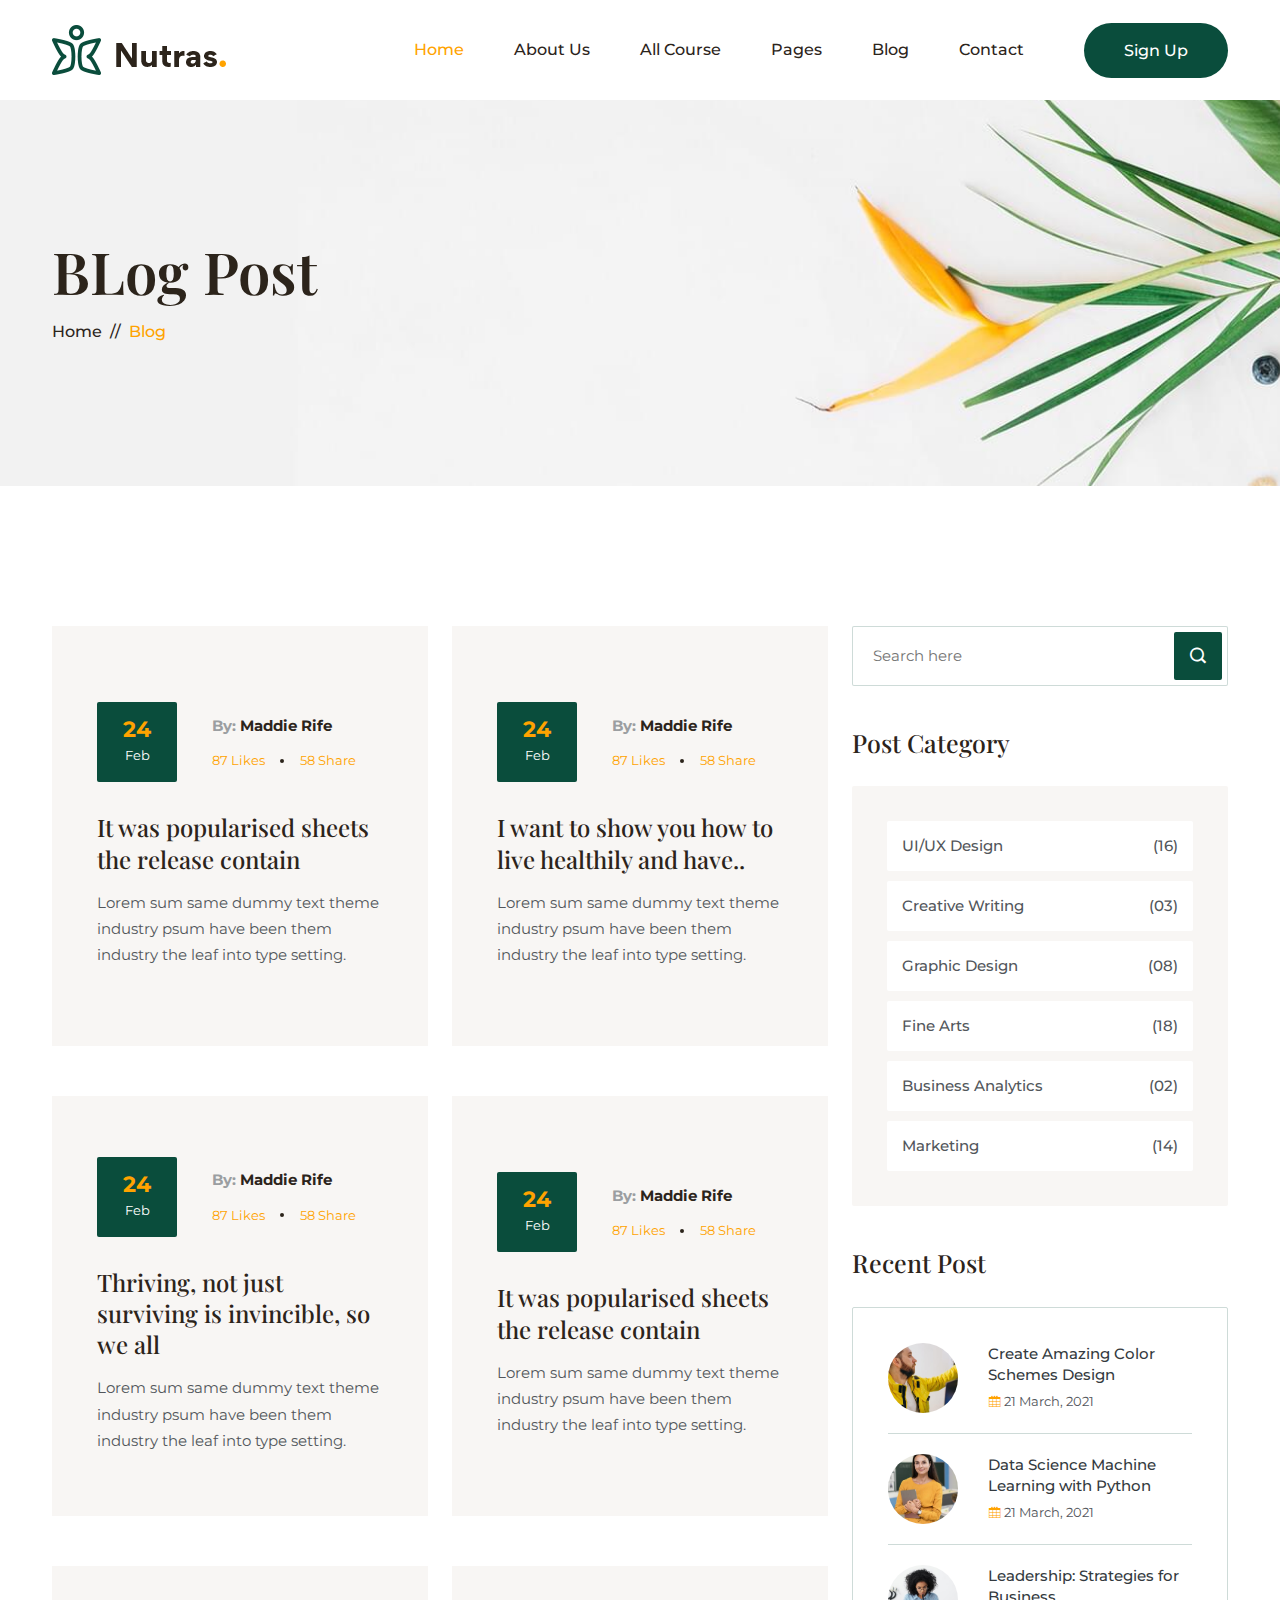
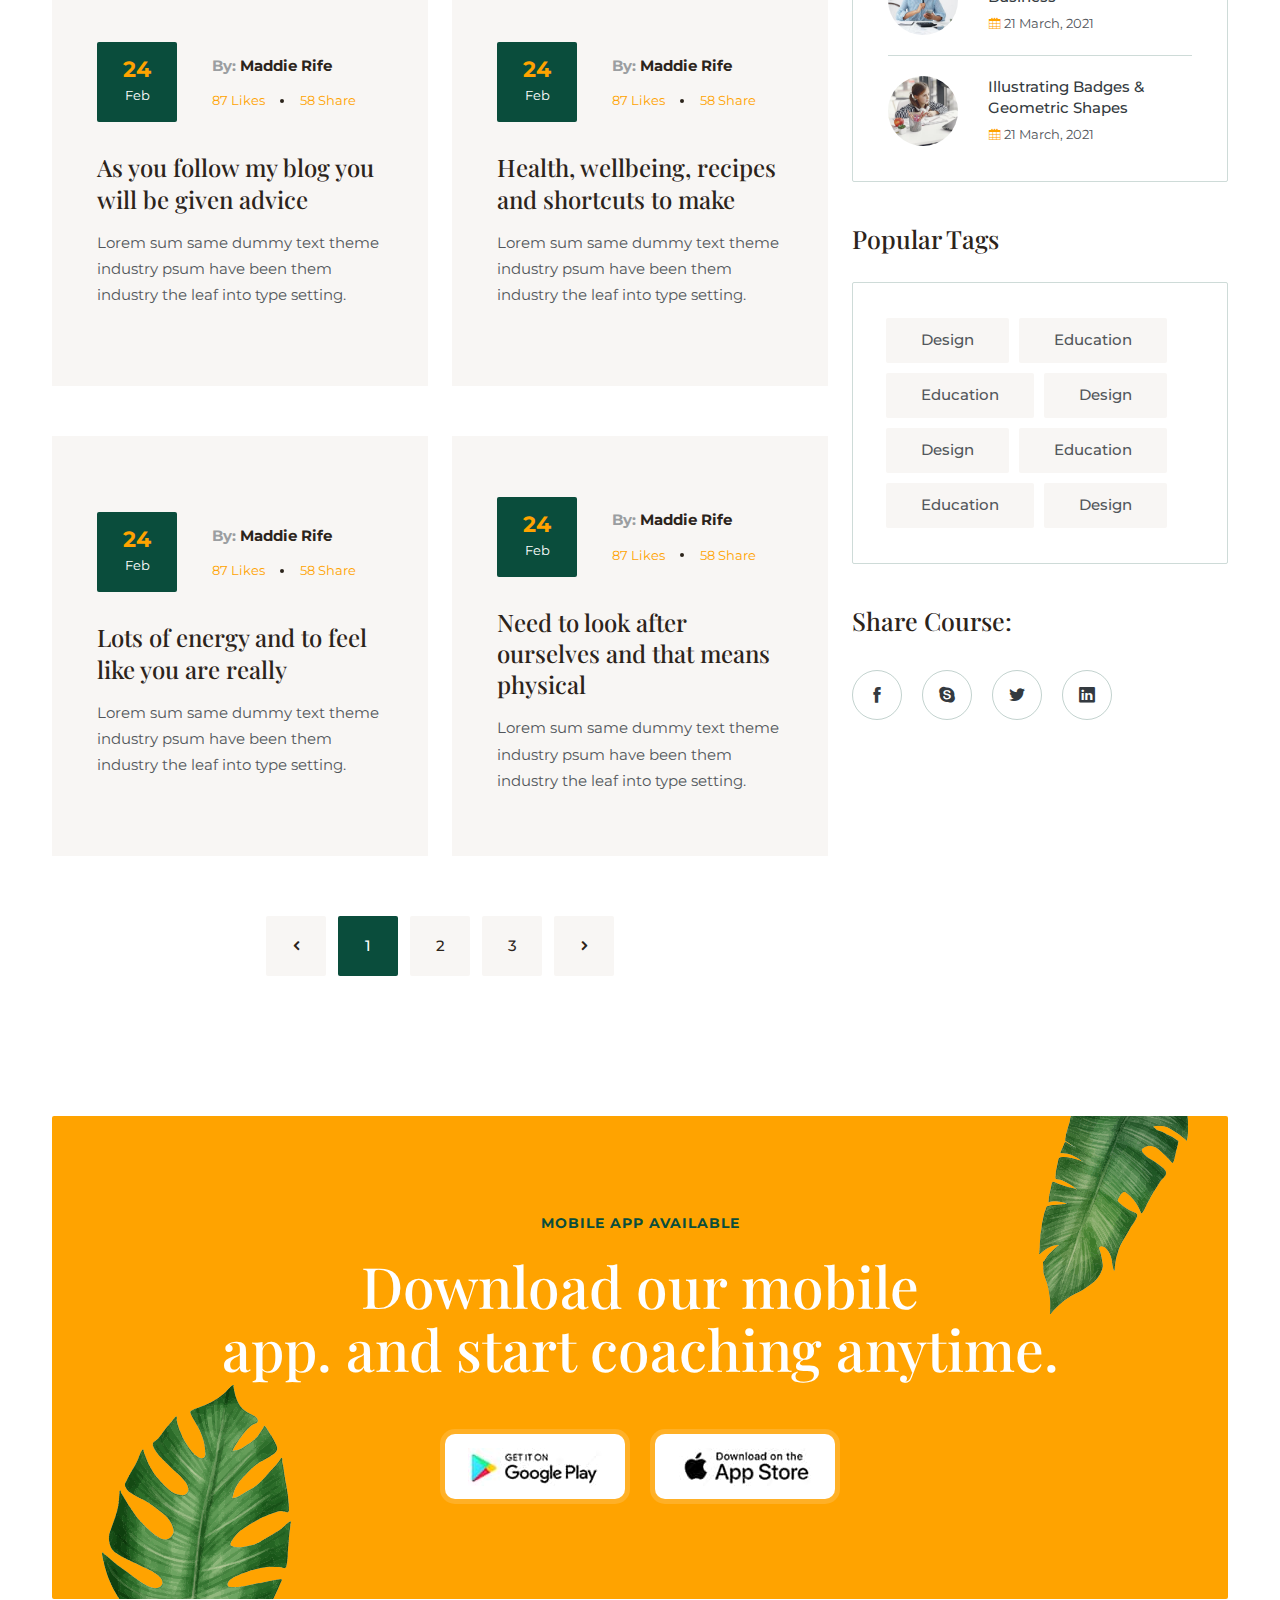
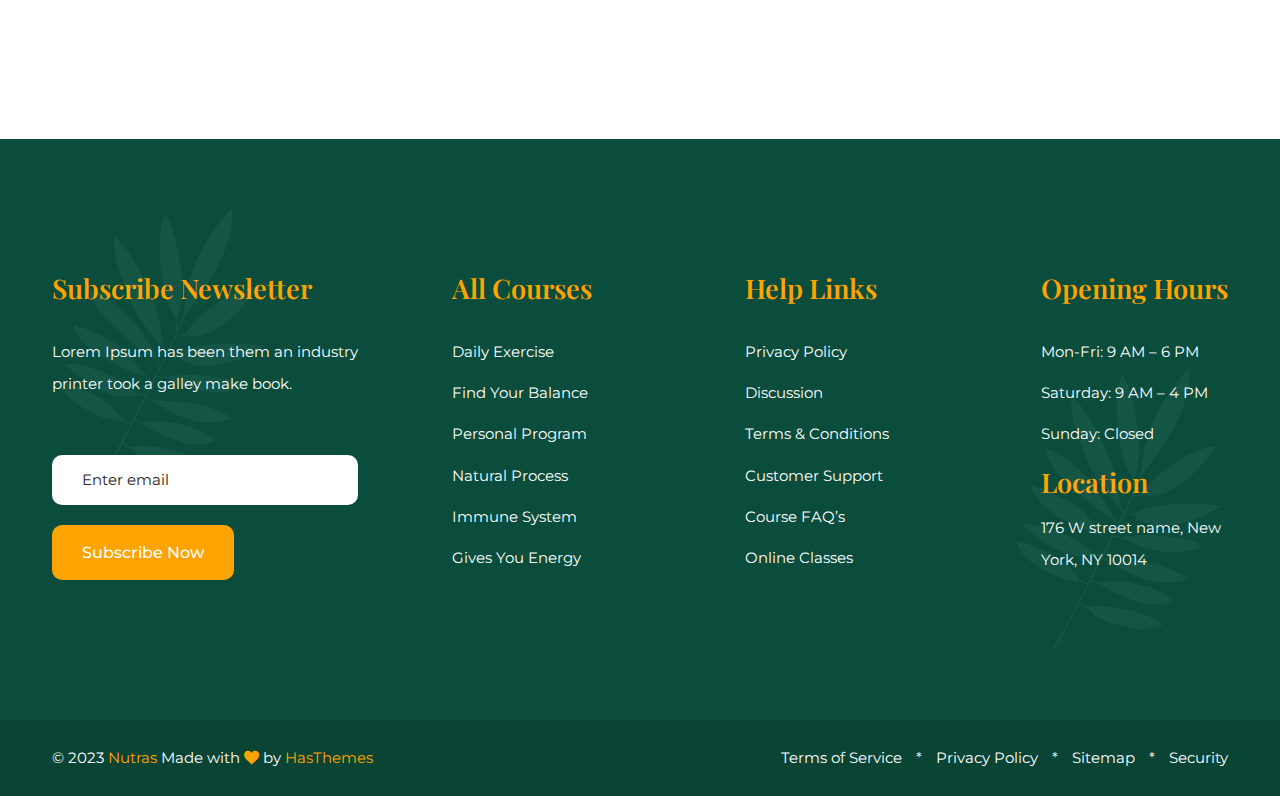
<file: blog-right-sidebar.html>
<!doctype html>
<html class="no-js" lang="en">

<head>
    <meta charset="utf-8">
    <meta http-equiv="x-ua-compatible" content="ie=edge">
    <title>Nutras Fitness & Nutrition Bootstrap 5 Template</title>
    <meta name="robots" content="noindex, follow" />
    <meta name="description" content="">
    <meta name="viewport" content="width=device-width, initial-scale=1, shrink-to-fit=no">
    <!-- Favicon -->
    <link rel="shortcut icon" type="image/x-icon" href="assets/images/favicon.ico">

    <!-- CSS
	============================================ -->

    <!-- Icon Font CSS -->
    <link rel="stylesheet" href="assets/css/plugins/icofont.min.css">
    <link rel="stylesheet" href="assets/css/plugins/flaticon.css">
    <link rel="stylesheet" href="assets/css/plugins/font-awesome.min.css">

    <!-- Plugins CSS -->
    <link rel="stylesheet" href="assets/css/plugins/bootstrap.min.css">
    <link rel="stylesheet" href="assets/css/plugins/animate.min.css">
    <link rel="stylesheet" href="assets/css/plugins/swiper-bundle.min.css">
    <link rel="stylesheet" href="assets/css/plugins/magnific-popup.css">
    <link rel="stylesheet" href="assets/css/plugins/nice-select.css">

    <!-- Main Style CSS -->
    <link rel="stylesheet" href="assets/css/style.css">

</head>

<body>

    <div class="main-wrapper">

        <!-- Header Section Start -->
        <div class="header section">

            <!-- Header Main Start -->
            <div class="header-main">
                <div class="container">

                    <!-- Header Wrapper Start -->
                    <div class="header-wrapper">

                        <!-- Header Logo Start -->
                        <div class="header-logo">
                            <a href="index.html"><img src="assets/images/logo.png" alt="Logo"></a>
                        </div>
                        <!-- Header Logo End -->

                        <!-- Header Menu Start -->
                        <div class="header-menu d-none d-lg-flex">

                            <ul class="nav-menu">
                                <li><a class="active" href="index.html">Home</a></li>
                                <li><a href="about.html">About Us</a></li>
                                <li>
                                    <a href="#">All Course</a>
                                    <ul class="sub-menu">
                                        <li><a href="courses.html">Courses</a></li>
                                        <li><a href="my-courses.html">My Courses</a></li>
                                        <li><a href="#">Courses Details</a>
                                            <ul class="sub-menu">
                                                <li><a href="courses-details-left-sidebar.html">Courses Details Left Sidebar</a></li>
                                                <li><a href="courses-details-right-sidebar.html">Courses Details Right Sidebar</a></li>
                                            </ul>
                                        </li>
                                    </ul>
                                </li>
                                <li>
                                    <a href="#">Pages </a>
                                    <ul class="sub-menu">
                                        <li><a href="after-enroll.html">After Enroll</a></li>
                                        <li><a href="courses-admin.html">Instructor Dashboard (Course List)</a></li>
                                        <li><a href="overview.html">Instructor Dashboard (Performance)</a></li>
                                        <li><a href="students.html">Students</a></li>
                                        <li><a href="reviews.html">Reviews</a></li>
                                        <li><a href="engagement.html">Course engagement</a></li>
                                        <li><a href="traffic-conversion.html">Traffic & conversion</a></li>
                                        <li><a href="messages.html">Messages</a></li>
                                        <li><a href="register.html">Register</a></li>
                                        <li><a href="login.html">Login</a></li>
                                        <li><a href="faq.html">FAQ</a></li>
                                        <li><a href="404-error.html">404 Error</a></li>
                                    </ul>
                                </li>
                                <li>
                                    <a href="#">Blog</a>
                                    <ul class="sub-menu">
                                        <li>
                                            <a href="#">Blog</a>
                                            <ul class="sub-menu">
                                                <li><a href="blog-grid.html">Blog Grid</a></li>
                                                <li><a href="blog-left-sidebar.html">Blog Left Sidebar</a></li>
                                                <li><a href="blog-right-sidebar.html">Blog Right Sidebar</a></li>
                                            </ul>
                                        </li>
                                        <li>
                                            <a href="#">Blog Details</a>
                                            <ul class="sub-menu">
                                                <li><a href="blog-details-left-sidebar.html">Blog Details Left Sidebar</a></li>
                                                <li><a href="blog-details-right-sidebar.html">Blog Details Right Sidebar</a></li>
                                            </ul>
                                        </li>
                                    </ul>
                                </li>
                                <li><a href="contact.html">Contact</a></li>
                            </ul>


                            <div class="header-btn">
                                <a class="btn btn-secondary btn-hover-primary" href="login.html">Sign Up</a>
                            </div>

                        </div>
                        <!-- Header Menu End -->

                        <!-- Header Toggle Start -->
                        <div class="header-toggle d-lg-none">

                            <a class="btn btn-secondary btn-hover-primary" href="login.html">Sign Up</a>

                            <a href="#" class="menu-toggle">
                                <span></span>
                                <span></span>
                                <span></span>
                            </a>
                        </div>
                        <!-- Header Toggle End -->

                    </div>
                    <!-- Header Wrapper End -->

                </div>
            </div>
            <!-- Header Main End -->

        </div>
        <!-- Header Section End -->


        <!-- Mobile Menu Start -->
        <div class="mobile-menu">

            <!-- Menu Close Start -->
            <a class="menu-close" href="javascript:void(0)">
                <i class="icofont-close-line"></i>
            </a>
            <!-- Menu Close End -->

            <!-- Mobile Menu Start -->
            <div class="mobile-menu-items">
                <ul class="nav-menu">
                    <li><a class="active" href="index.html">Home</a></li>
                    <li><a href="about.html">About Us</a></li>
                    <li>
                        <a href="#">All Course</a>
                        <ul class="sub-menu">
                            <li><a href="courses.html">Courses</a></li>
                            <li><a href="my-courses.html">My Courses</a></li>
                            <li><a href="#">Courses Details</a>
                                <ul class="sub-menu">
                                    <li><a href="courses-details-left-sidebar.html">Courses Details Left Sidebar</a></li>
                                    <li><a href="courses-details-right-sidebar.html">Courses Details Right Sidebar</a></li>
                                </ul>
                            </li>
                        </ul>
                    </li>
                    <li>
                        <a href="#">Pages </a>
                        <ul class="sub-menu">
                            <li><a href="after-enroll.html">After Enroll</a></li>
                            <li><a href="courses-admin.html">Instructor Dashboard (Course List)</a></li>
                            <li><a href="overview.html">Instructor Dashboard (Performance)</a></li>
                            <li><a href="students.html">Students</a></li>
                            <li><a href="reviews.html">Reviews</a></li>
                            <li><a href="engagement.html">Course engagement</a></li>
                            <li><a href="traffic-conversion.html">Traffic & conversion</a></li>
                            <li><a href="messages.html">Messages</a></li>
                            <li><a href="register.html">Register</a></li>
                            <li><a href="login.html">Login</a></li>
                            <li><a href="faq.html">FAQ</a></li>
                            <li><a href="404-error.html">404 Error</a></li>
                        </ul>
                    </li>
                    <li>
                        <a href="#">Blog</a>
                        <ul class="sub-menu">
                            <li>
                                <a href="#">Blog</a>
                                <ul class="sub-menu">
                                    <li><a href="blog-grid.html">Blog Grid</a></li>
                                    <li><a href="blog-left-sidebar.html">Blog Left Sidebar</a></li>
                                    <li><a href="blog-right-sidebar.html">Blog Right Sidebar</a></li>
                                </ul>
                            </li>
                            <li>
                                <a href="#">Blog Details</a>
                                <ul class="sub-menu">
                                    <li><a href="blog-details-left-sidebar.html">Blog Details Left Sidebar</a></li>
                                    <li><a href="blog-details-right-sidebar.html">Blog Details Right Sidebar</a></li>
                                </ul>
                            </li>
                        </ul>
                    </li>
                    <li><a href="contact.html">Contact</a></li>
                </ul>

            </div>
            <!-- Mobile Menu End -->

        </div>
        <!-- Mobile Menu End -->

        <!-- Overlay Start -->
        <div class="overlay"></div>
        <!-- Overlay End -->


        <!-- Page banner Section Start -->
        <div class="section page-banner-section" style="background-image: url(assets/images/page-banner.jpg);">
            <div class="container">

                <!-- Page banner Section Start -->
                <div class="page-banner-content">
                    <h2 class="page-title">BLog Post</h2>

                    <ul class="breadcrumb">
                        <li class="breadcrumb-item"><a href="index.html">Home</a></li>
                        <li class="breadcrumb-item active">Blog</li>
                    </ul>
                </div>
                <!-- Page banner Section End -->

            </div>
        </div>
        <!-- Page banner Section End -->

        <!-- Blog Post Section Start -->
        <div class="section section-padding-02">
            <div class="container">

                <!-- Blog Wrapper Start -->
                <div class="blog-wrapper-02">
                    <div class="row gx-xxl-5">
                        <div class="col-lg-8">

                            <!-- Blog Wrapper Start -->
                            <div class="blog-wrapper-03">
                                <div class="row gx-xxl-5">
                                    <div class="col-md-6">

                                        <!-- Single Blog Start -->
                                        <div class="single-blog">
                                            <div class="blog">
                                                <div class="blog-date-meta">
                                                    <span>
                        <strong>24</strong>
                        Feb
                    </span>
                                                    <div class="meta">
                                                        <p class="author">By: <a href="#">Maddie Rife</a></p>
                                                        <ul>
                                                            <li>87 Likes</li>
                                                            <li>58 Share</li>
                                                        </ul>
                                                    </div>
                                                </div>

                                                <h4 class="title"><a href="blog-details-left-sidebar.html">It was popularised sheets the release contain</a></h4>
                                                <p>Lorem sum same dummy text theme industry psum have been them industry the leaf into type setting.</p>
                                            </div>
                                        </div>
                                        <!-- Single Blog End -->

                                    </div>
                                    <div class="col-md-6">

                                        <!-- Single Blog Start -->
                                        <div class="single-blog">
                                            <div class="blog">
                                                <div class="blog-date-meta">
                                                    <span>
                        <strong>24</strong>
                        Feb
                    </span>
                                                    <div class="meta">
                                                        <p class="author">By: <a href="#">Maddie Rife</a></p>
                                                        <ul>
                                                            <li>87 Likes</li>
                                                            <li>58 Share</li>
                                                        </ul>
                                                    </div>
                                                </div>

                                                <h4 class="title"><a href="blog-details-left-sidebar.html"> I want to show you how to live healthily and have..</a></h4>
                                                <p>Lorem sum same dummy text theme industry psum have been them industry the leaf into type setting.</p>
                                            </div>
                                        </div>
                                        <!-- Single Blog End -->

                                    </div>
                                    <div class="col-md-6">

                                        <!-- Single Blog Start -->
                                        <div class="single-blog">
                                            <div class="blog">
                                                <div class="blog-date-meta">
                                                    <span>
                        <strong>24</strong>
                        Feb
                    </span>
                                                    <div class="meta">
                                                        <p class="author">By: <a href="#">Maddie Rife</a></p>
                                                        <ul>
                                                            <li>87 Likes</li>
                                                            <li>58 Share</li>
                                                        </ul>
                                                    </div>
                                                </div>

                                                <h4 class="title"><a href="blog-details-left-sidebar.html">Thriving, not just surviving is invincible, so we all</a></h4>
                                                <p>Lorem sum same dummy text theme industry psum have been them industry the leaf into type setting.</p>
                                            </div>
                                        </div>
                                        <!-- Single Blog End -->

                                    </div>
                                    <div class="col-md-6">

                                        <!-- Single Blog Start -->
                                        <div class="single-blog">
                                            <div class="blog">
                                                <div class="blog-date-meta">
                                                    <span>
                        <strong>24</strong>
                        Feb
                    </span>
                                                    <div class="meta">
                                                        <p class="author">By: <a href="#">Maddie Rife</a></p>
                                                        <ul>
                                                            <li>87 Likes</li>
                                                            <li>58 Share</li>
                                                        </ul>
                                                    </div>
                                                </div>

                                                <h4 class="title"><a href="blog-details-left-sidebar.html">It was popularised sheets the release contain</a></h4>
                                                <p>Lorem sum same dummy text theme industry psum have been them industry the leaf into type setting.</p>
                                            </div>
                                        </div>
                                        <!-- Single Blog End -->
                                        <!-- Single Blog End -->

                                    </div>
                                    <div class="col-md-6">

                                        <!-- Single Blog Start -->
                                        <div class="single-blog">
                                            <div class="blog">
                                                <div class="blog-date-meta">
                                                    <span>
                        <strong>24</strong>
                        Feb
                    </span>
                                                    <div class="meta">
                                                        <p class="author">By: <a href="#">Maddie Rife</a></p>
                                                        <ul>
                                                            <li>87 Likes</li>
                                                            <li>58 Share</li>
                                                        </ul>
                                                    </div>
                                                </div>

                                                <h4 class="title"><a href="blog-details-left-sidebar.html">As you follow my blog you will be given advice</a></h4>
                                                <p>Lorem sum same dummy text theme industry psum have been them industry the leaf into type setting.</p>
                                            </div>
                                        </div>
                                        <!-- Single Blog End -->

                                    </div>
                                    <div class="col-md-6">

                                        <!-- Single Blog Start -->
                                        <div class="single-blog">
                                            <div class="blog">
                                                <div class="blog-date-meta">
                                                    <span>
                        <strong>24</strong>
                        Feb
                    </span>
                                                    <div class="meta">
                                                        <p class="author">By: <a href="#">Maddie Rife</a></p>
                                                        <ul>
                                                            <li>87 Likes</li>
                                                            <li>58 Share</li>
                                                        </ul>
                                                    </div>
                                                </div>

                                                <h4 class="title"><a href="blog-details-left-sidebar.html">Health, wellbeing, recipes and shortcuts to make</a></h4>
                                                <p>Lorem sum same dummy text theme industry psum have been them industry the leaf into type setting.</p>
                                            </div>
                                        </div>
                                        <!-- Single Blog End -->

                                    </div>
                                    <div class="col-md-6">

                                        <!-- Single Blog Start -->
                                        <div class="single-blog">
                                            <div class="blog">
                                                <div class="blog-date-meta">
                                                    <span>
                        <strong>24</strong>
                        Feb
                    </span>
                                                    <div class="meta">
                                                        <p class="author">By: <a href="#">Maddie Rife</a></p>
                                                        <ul>
                                                            <li>87 Likes</li>
                                                            <li>58 Share</li>
                                                        </ul>
                                                    </div>
                                                </div>

                                                <h4 class="title"><a href="blog-details-left-sidebar.html">Lots of energy and to feel like you are really</a></h4>
                                                <p>Lorem sum same dummy text theme industry psum have been them industry the leaf into type setting.</p>
                                            </div>
                                        </div>
                                        <!-- Single Blog End -->

                                    </div>
                                    <div class="col-md-6">

                                        <!-- Single Blog Start -->
                                        <div class="single-blog">
                                            <div class="blog">
                                                <div class="blog-date-meta">
                                                    <span>
                        <strong>24</strong>
                        Feb
                    </span>
                                                    <div class="meta">
                                                        <p class="author">By: <a href="#">Maddie Rife</a></p>
                                                        <ul>
                                                            <li>87 Likes</li>
                                                            <li>58 Share</li>
                                                        </ul>
                                                    </div>
                                                </div>

                                                <h4 class="title"><a href="blog-details-left-sidebar.html">Need to look after ourselves and that means physical </a></h4>
                                                <p>Lorem sum same dummy text theme industry psum have been them industry the leaf into type setting.</p>
                                            </div>
                                        </div>
                                        <!-- Single Blog End -->

                                    </div>
                                </div>
                            </div>
                            <!-- Blog Wrapper End -->

                            <!-- Page Pagination End -->
                            <div class="page-pagination">
                                <ul class="pagination justify-content-center">
                                    <li><a href="#"><i class="icofont-rounded-left"></i></a></li>
                                    <li><a class="active" href="#">1</a></li>
                                    <li><a href="#">2</a></li>
                                    <li><a href="#">3</a></li>
                                    <li><a href="#"><i class="icofont-rounded-right"></i></a></li>
                                </ul>
                            </div>
                            <!-- Page Pagination End -->

                        </div>
                        <div class="col-lg-4">

                            <!-- Blog Sidebar Start -->
                            <div class="sidebar">

                                <!-- Sidebar Widget Search Start -->
                                <div class="sidebar-widget widget-search">
                                    <form action="#">
                                        <input type="text" placeholder="Search here">
                                        <button><i class="icofont-search-1"></i></button>
                                    </form>
                                </div>
                                <!-- Sidebar Widget Search End -->

                                <!-- Sidebar Widget Category Start -->
                                <div class="sidebar-widget">
                                    <h4 class="widget-title">Post Category</h4>

                                    <div class="widget-category">
                                        <ul class="category-list">
                                            <li><a href="#">UI/UX Design <span>(16)</span></a></li>
                                            <li><a href="#">Creative Writing <span>(03)</span></a></li>
                                            <li><a href="#">Graphic Design <span>(08)</span></a></li>
                                            <li><a href="#">Fine Arts <span>(18)</span></a></li>
                                            <li><a href="#">Business Analytics <span>(02)</span></a></li>
                                            <li><a href="#">Marketing <span>(14)</span></a></li>
                                        </ul>
                                    </div>
                                </div>
                                <!-- Sidebar Widget Category End -->

                                <!-- Sidebar Widget Post Start -->
                                <div class="sidebar-widget">
                                    <h4 class="widget-title">Recent Post</h4>

                                    <div class="widget-post">
                                        <ul class="post-items">
                                            <li>
                                                <!-- Sidebar Widget Post Start -->
                                                <div class="single-post">
                                                    <div class="post-thumb">
                                                        <a href="blog-details-left-sidebar.html"><img src="assets/images/blog/blog-02.jpg" alt="Post"></a>
                                                    </div>
                                                    <div class="post-content">
                                                        <h5 class="title"><a href="blog-details-left-sidebar.html">Create Amazing Color Schemes Design</a></h5>
                                                        <span class="date"><i class="icofont-calendar"></i> 21 March, 2021</span>
                                                    </div>
                                                </div>
                                                <!-- Sidebar Widget Post End -->
                                            </li>
                                            <li>
                                                <!-- Sidebar Widget Post Start -->
                                                <div class="single-post">
                                                    <div class="post-thumb">
                                                        <a href="blog-details-left-sidebar.html"><img src="assets/images/blog/blog-03.jpg" alt="Post"></a>
                                                    </div>
                                                    <div class="post-content">
                                                        <h5 class="title"><a href="blog-details-left-sidebar.html">Data Science Machine Learning with Python</a></h5>
                                                        <span class="date"><i class="icofont-calendar"></i> 21 March, 2021</span>
                                                    </div>
                                                </div>
                                                <!-- Sidebar Widget Post End -->
                                            </li>
                                            <li>
                                                <!-- Sidebar Widget Post Start -->
                                                <div class="single-post">
                                                    <div class="post-thumb">
                                                        <a href="blog-details-left-sidebar.html"><img src="assets/images/blog/blog-04.jpg" alt="Post"></a>
                                                    </div>
                                                    <div class="post-content">
                                                        <h5 class="title"><a href="blog-details-left-sidebar.html">Leadership: Strategies for Business</a></h5>
                                                        <span class="date"><i class="icofont-calendar"></i> 21 March, 2021</span>
                                                    </div>
                                                </div>
                                                <!-- Sidebar Widget Post End -->
                                            </li>
                                            <li>
                                                <!-- Sidebar Widget Post Start -->
                                                <div class="single-post">
                                                    <div class="post-thumb">
                                                        <a href="blog-details-left-sidebar.html"><img src="assets/images/blog/blog-05.jpg" alt="Post"></a>
                                                    </div>
                                                    <div class="post-content">
                                                        <h5 class="title"><a href="blog-details-left-sidebar.html">Illustrating Badges & Geometric Shapes</a></h5>
                                                        <span class="date"><i class="icofont-calendar"></i> 21 March, 2021</span>
                                                    </div>
                                                </div>
                                                <!-- Sidebar Widget Post End -->
                                            </li>
                                        </ul>
                                    </div>
                                </div>
                                <!-- Sidebar Widget Post End -->

                                <!-- Sidebar Widget Tags Start -->
                                <div class="sidebar-widget">
                                    <h4 class="widget-title">Popular Tags</h4>

                                    <div class="widget-tags">
                                        <ul class="tags-list">
                                            <li><a href="#">Design</a></li>
                                            <li><a href="#">Education</a></li>
                                            <li><a href="#">Education</a></li>
                                            <li><a href="#">Design</a></li>
                                            <li><a href="#">Design</a></li>
                                            <li><a href="#">Education</a></li>
                                            <li><a href="#">Education</a></li>
                                            <li><a href="#">Design</a></li>
                                        </ul>
                                    </div>
                                </div>
                                <!-- Sidebar Widget Tags End -->

                                <!-- Sidebar Widget Share Start -->
                                <div class="sidebar-widget">
                                    <h4 class="widget-title">Share Course:</h4>

                                    <ul class="social">
                                        <li><a href="#"><i class="icofont-facebook"></i></a></li>
                                        <li><a href="#"><i class="icofont-skype"></i></a></li>
                                        <li><a href="#"><i class="icofont-twitter"></i></a></li>
                                        <li><a href="#"><i class="icofont-linkedin"></i></a></li>
                                    </ul>
                                </div>
                                <!-- Sidebar Widget Share End -->

                            </div>
                            <!-- Blog Sidebar End -->

                        </div>
                    </div>
                </div>
                <!-- Blog Wrapper End -->

            </div>
        </div>
        <!-- Blog Post Section End -->

        <!-- Download Section Start -->
        <div class="section section-padding">
            <div class="container">

                <!-- Download Wrapper Start -->
                <div class="download-wrapper">

                    <img class="shape-01" src="assets/images/shape/shape-7.png" alt="Shape">
                    <img class="shape-02" src="assets/images/shape/shape-8.png" alt="Shape">

                    <!-- Section Title Start -->
                    <div class="section-title shape-none">
                        <h6 class="sub-title">mobile app available</h6>
                        <h2 class="main-title">Download our mobile <br> app. and start coaching anytime.</h2>
                    </div>
                    <!-- Section Title End -->

                    <!-- download App End -->
                    <div class="download-app">
                        <ul>
                            <li><a href="#"><img src="assets/images/play-store.jpg" alt="Play Store"></a></li>
                            <li><a href="#"><img src="assets/images/app-store.jpg" alt="App Store"></a></li>
                        </ul>
                    </div>
                    <!-- download App End -->

                </div>
                <!-- Download Wrapper End -->

            </div>
        </div>
        <!-- Download Section End -->

        <!-- Footer Start -->
        <div class="section footer-section">

            <!-- Footer Widget Section Start -->
            <div class="footer-widget-section section-padding">

                <img class="shape-01 animation-rotate" src="assets/images/shape/shape-9.png" alt="Shape">

                <div class="container">

                    <!-- Footer Widget Wrapper Start -->
                    <div class="footer-widget-wrapper">
                        <div class="row">
                            <div class="col-lg-4">

                                <!-- Footer Widget Start -->
                                <div class="footer-widget">
                                    <h3 class="footer-widget-title">Subscribe Newsletter</h3>

                                    <div class="widget-newsletter">
                                        <p>Lorem Ipsum has been them an industry printer took a galley make book.</p>

                                        <div class="newsletter-form">
                                            <form action="#">
                                                <input type="text" placeholder="Enter email">
                                                <button class="btn btn-primary btn-hover-white">Subscribe Now</button>
                                            </form>
                                        </div>
                                    </div>
                                </div>
                                <!-- Footer Widget End -->

                            </div>
                            <div class="col-lg-8">

                                <!-- Footer Widget Start -->
                                <div class="widget-wrapper">

                                    <!-- Footer Widget Start -->
                                    <div class="footer-widget">
                                        <h3 class="footer-widget-title">All Courses</h3>

                                        <ul class="widget-link">
                                            <li><a href="#">Daily Exercise</a></li>
                                            <li><a href="#">Find Your Balance</a></li>
                                            <li><a href="#">Personal Program</a></li>
                                            <li><a href="#">Natural Process</a></li>
                                            <li><a href="#">Immune System</a></li>
                                            <li><a href="#">Gives You Energy</a></li>
                                        </ul>
                                    </div>
                                    <!-- Footer Widget End -->

                                    <!-- Footer Widget Start -->
                                    <div class="footer-widget">
                                        <h3 class="footer-widget-title">Help Links</h3>

                                        <ul class="widget-link">
                                            <li><a href="#">Privacy Policy</a></li>
                                            <li><a href="#">Discussion</a></li>
                                            <li><a href="#">Terms & Conditions</a></li>
                                            <li><a href="#">Customer Support</a></li>
                                            <li><a href="#">Course FAQ’s</a></li>
                                            <li><a href="#">Online Classes</a></li>
                                        </ul>
                                    </div>
                                    <!-- Footer Widget End -->

                                    <!-- Footer Widget Start -->
                                    <div class="footer-widget">
                                        <h3 class="footer-widget-title">Opening Hours</h3>

                                        <ul class="widget-link">
                                            <li><a href="#">Mon-Fri: 9 AM – 6 PM</a></li>
                                            <li><a href="#">Saturday: 9 AM – 4 PM</a></li>
                                            <li><a href="#">Sunday: Closed</a></li>
                                        </ul>

                                        <div class="widget-location">
                                            <h3 class="footer-widget-title">Location</h3>

                                            <p>176 W street name, New <br> York, NY 10014</p>
                                        </div>
                                    </div>
                                    <!-- Footer Widget End -->

                                </div>
                                <!-- Footer Widget End -->

                            </div>
                        </div>
                    </div>
                    <!-- Footer Widget Wrapper End -->

                </div>

                <img class="shape-02 animation-rotate" src="assets/images/shape/shape-9.png" alt="Shape">

            </div>
            <!-- Footer Widget Section End -->

            <!-- Footer Copyright Section Start -->
            <div class="footer-copyright">
                <div class="container">

                    <!-- Copyright Wrapper Start -->
                    <div class="copyright-wrapper">

                        <div class="copyright-text">
                            <p>&copy; 2023 <span> Nutras </span> Made with <i class="icofont-heart-alt"></i> by <a href="https://hasthemes.com/" target="_blank">HasThemes</a></p>
                        </div>

                        <div class="copyright-link">
                            <a href="#">Terms of Service</a>
                            <a href="#">Privacy Policy</a>
                            <a href="#">Sitemap</a>
                            <a href="#">Security</a>
                        </div>

                    </div>
                    <!-- Copyright Wrapper End -->

                </div>
            </div>
            <!-- Footer Copyright Section End -->

        </div>
        <!-- Footer End -->

        <!--Back To Start-->
        <a href="#" class="back-to-top">
            <i class="icofont-simple-up"></i>
        </a>
        <!--Back To End-->

    </div>

    <!-- JS
    ============================================ -->

    <!-- Modernizer & jQuery JS -->
    <script src="assets/js/vendor/modernizr-3.11.2.min.js"></script>
    <script src="assets/js/vendor/jquery-3.5.1.min.js"></script>

    <!-- Bootstrap JS -->
    <script src="assets/js/plugins/popper.min.js"></script>
    <script src="assets/js/plugins/bootstrap.min.js"></script>

    <!-- Plugins JS -->
    <script src="assets/js/plugins/swiper-bundle.min.js"></script>
    <script src="assets/js/plugins/jquery.magnific-popup.min.js"></script>
    <script src="assets/js/plugins/jquery.nice-select.min.js"></script>
    <script src="assets/js/plugins/video-playlist.js"></script>
    <script src="assets/js/plugins/ajax-contact.js"></script>


    <!-- Main JS -->
    <script src="assets/js/main.js"></script>

</body>

</html>
</file>
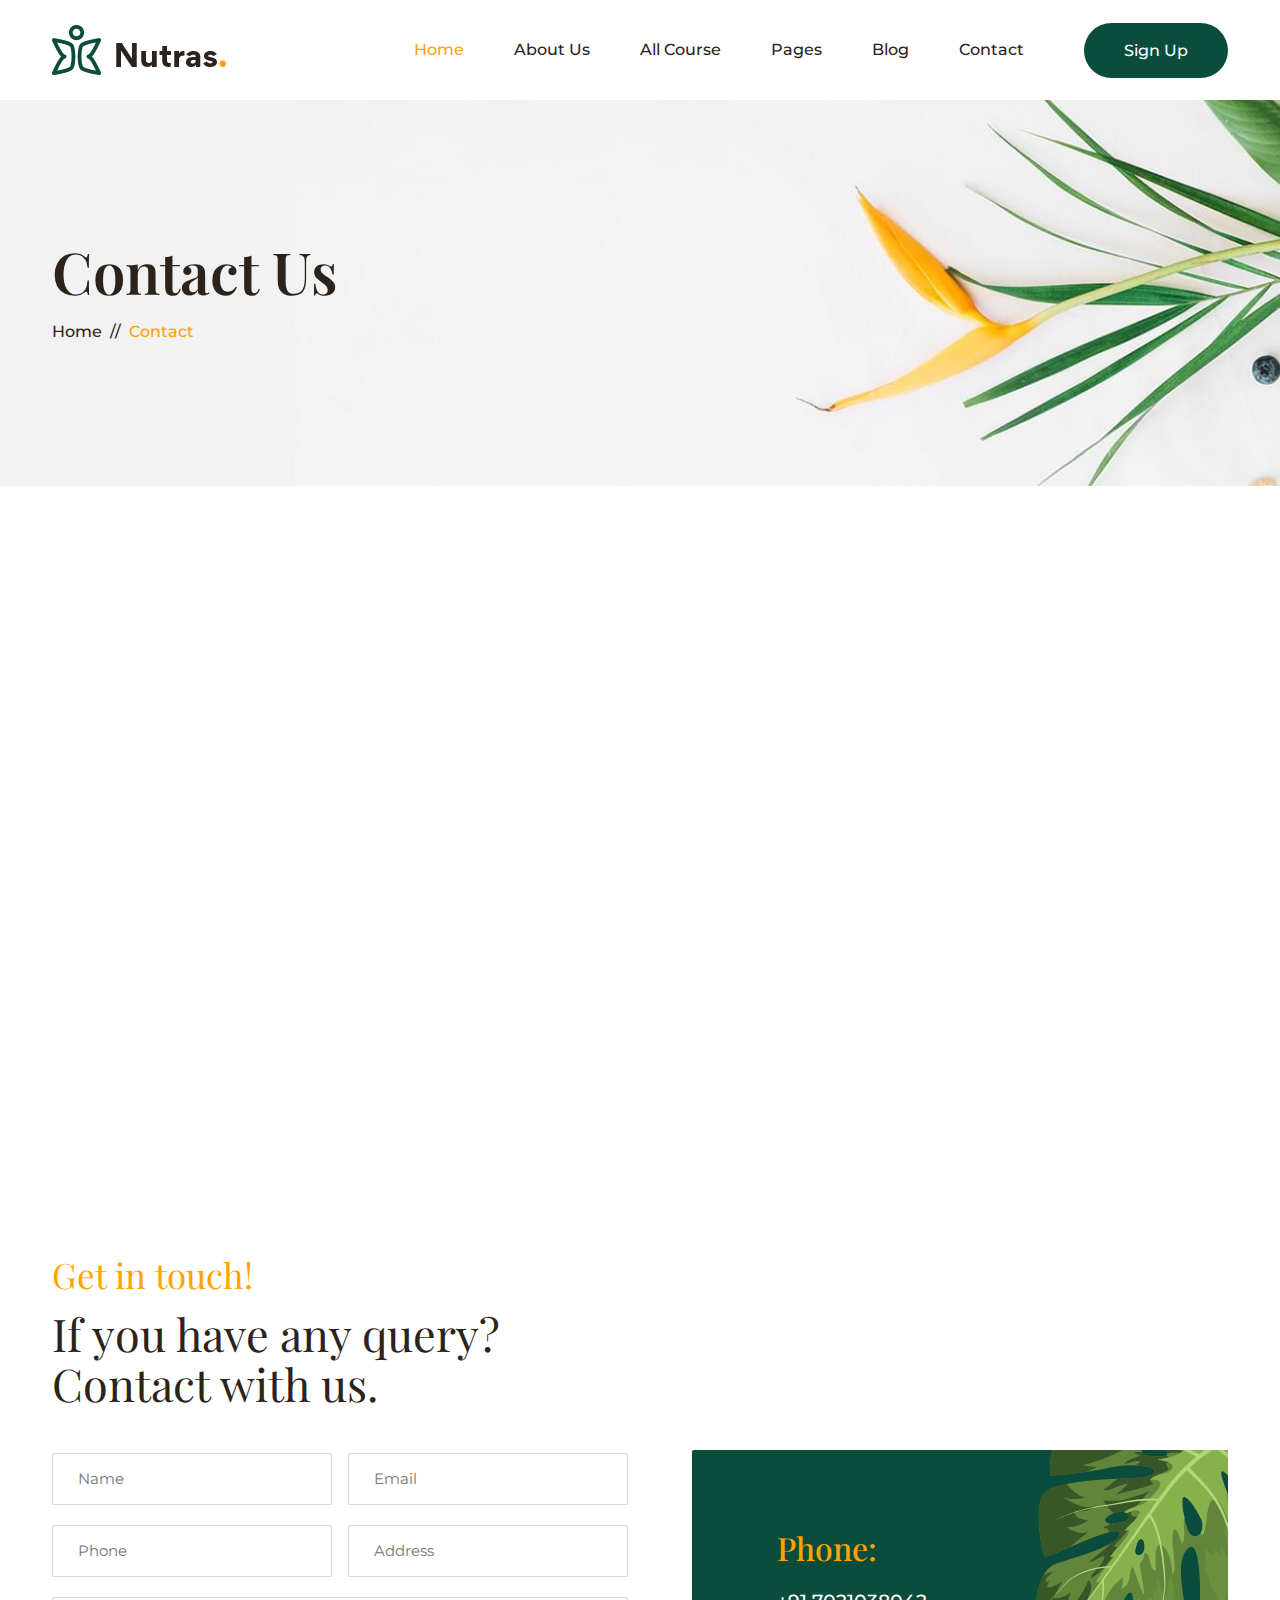
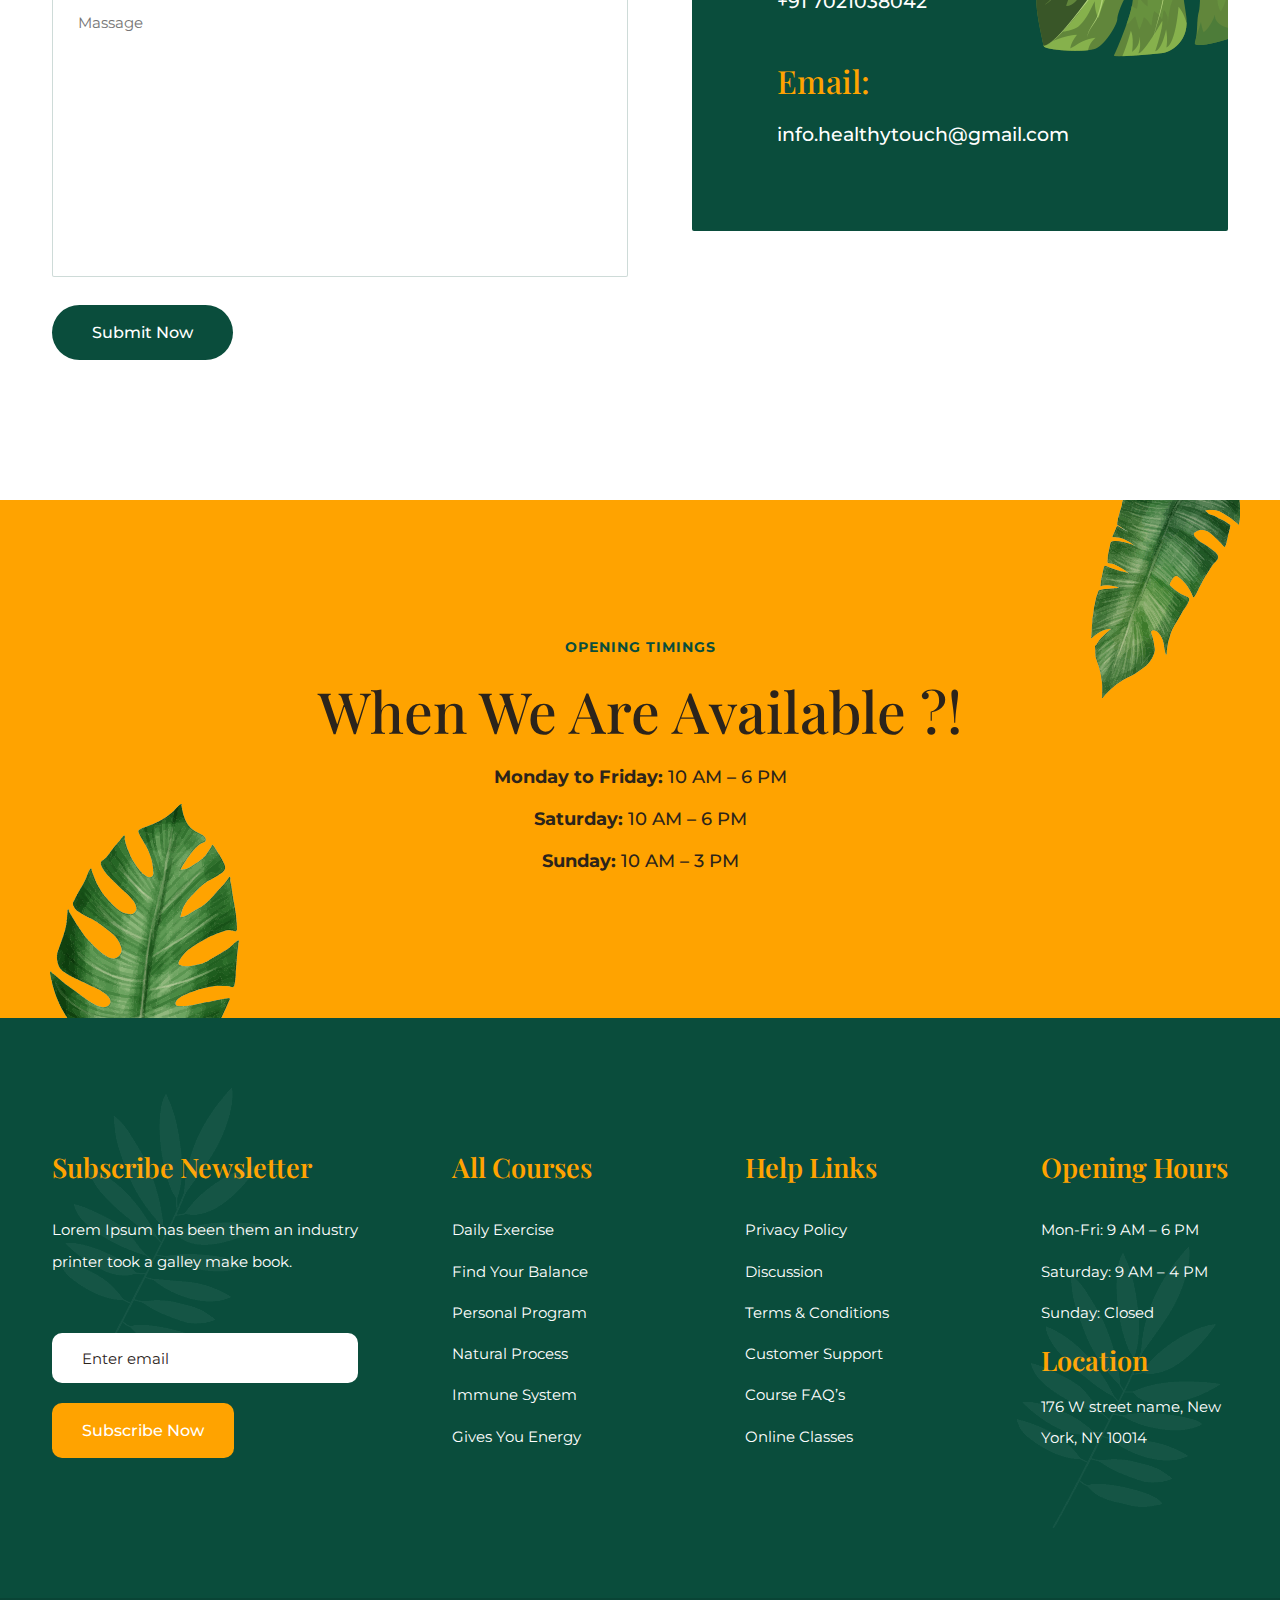
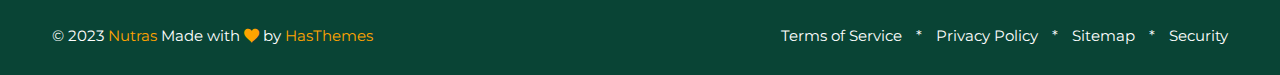
<file: contact.html>
<!doctype html>
<html class="no-js" lang="en">

<head>
    <meta charset="utf-8">
    <meta http-equiv="x-ua-compatible" content="ie=edge">
    <title>Nutras Fitness & Nutrition Bootstrap 5 Template</title>
    <meta name="robots" content="noindex, follow" />
    <meta name="description" content="">
    <meta name="viewport" content="width=device-width, initial-scale=1, shrink-to-fit=no">
    <!-- Favicon -->
    <link rel="shortcut icon" type="image/x-icon" href="assets/images/favicon.ico">

    <!-- CSS
	============================================ -->

    <!-- Icon Font CSS -->
    <link rel="stylesheet" href="assets/css/plugins/icofont.min.css">
    <link rel="stylesheet" href="assets/css/plugins/flaticon.css">
    <link rel="stylesheet" href="assets/css/plugins/font-awesome.min.css">

    <!-- Plugins CSS -->
    <link rel="stylesheet" href="assets/css/plugins/bootstrap.min.css">
    <link rel="stylesheet" href="assets/css/plugins/animate.min.css">
    <link rel="stylesheet" href="assets/css/plugins/swiper-bundle.min.css">
    <link rel="stylesheet" href="assets/css/plugins/magnific-popup.css">
    <link rel="stylesheet" href="assets/css/plugins/nice-select.css">

    <!-- Main Style CSS -->
    <link rel="stylesheet" href="assets/css/style.css">

</head>

<body>

    <div class="main-wrapper">

        <!-- Header Section Start -->
        <div class="header section">

            <!-- Header Main Start -->
            <div class="header-main">
                <div class="container">

                    <!-- Header Wrapper Start -->
                    <div class="header-wrapper">

                        <!-- Header Logo Start -->
                        <div class="header-logo">
                            <a href="index.html"><img src="assets/images/logo.png" alt="Logo"></a>
                        </div>
                        <!-- Header Logo End -->

                        <!-- Header Menu Start -->
                        <div class="header-menu d-none d-lg-flex">

                            <ul class="nav-menu">
                                <li><a class="active" href="index.html">Home</a></li>
                                <li><a href="about.html">About Us</a></li>
                                <li>
                                    <a href="#">All Course</a>
                                    <ul class="sub-menu">
                                        <li><a href="courses.html">Courses</a></li>
                                        <li><a href="my-courses.html">My Courses</a></li>
                                        <li><a href="#">Courses Details</a>
                                            <ul class="sub-menu">
                                                <li><a href="courses-details-left-sidebar.html">Courses Details Left
                                                        Sidebar</a></li>
                                                <li><a href="courses-details-right-sidebar.html">Courses Details Right
                                                        Sidebar</a></li>
                                            </ul>
                                        </li>
                                    </ul>
                                </li>
                                <li>
                                    <a href="#">Pages </a>
                                    <ul class="sub-menu">
                                        <li><a href="after-enroll.html">After Enroll</a></li>
                                        <li><a href="courses-admin.html">Instructor Dashboard (Course List)</a></li>
                                        <li><a href="overview.html">Instructor Dashboard (Performance)</a></li>
                                        <li><a href="students.html">Students</a></li>
                                        <li><a href="reviews.html">Reviews</a></li>
                                        <li><a href="engagement.html">Course engagement</a></li>
                                        <li><a href="traffic-conversion.html">Traffic & conversion</a></li>
                                        <li><a href="messages.html">Messages</a></li>
                                        <li><a href="register.html">Register</a></li>
                                        <li><a href="login.html">Login</a></li>
                                        <li><a href="faq.html">FAQ</a></li>
                                        <li><a href="404-error.html">404 Error</a></li>
                                    </ul>
                                </li>
                                <li>
                                    <a href="#">Blog</a>
                                    <ul class="sub-menu">
                                        <li>
                                            <a href="#">Blog</a>
                                            <ul class="sub-menu">
                                                <li><a href="blog-grid.html">Blog Grid</a></li>
                                                <li><a href="blog-left-sidebar.html">Blog Left Sidebar</a></li>
                                                <li><a href="blog-right-sidebar.html">Blog Right Sidebar</a></li>
                                            </ul>
                                        </li>
                                        <li>
                                            <a href="#">Blog Details</a>
                                            <ul class="sub-menu">
                                                <li><a href="blog-details-left-sidebar.html">Blog Details Left
                                                        Sidebar</a></li>
                                                <li><a href="blog-details-right-sidebar.html">Blog Details Right
                                                        Sidebar</a></li>
                                            </ul>
                                        </li>
                                    </ul>
                                </li>
                                <li><a href="contact.html">Contact</a></li>
                            </ul>


                            <div class="header-btn">
                                <a class="btn btn-secondary btn-hover-primary" href="login.html">Sign Up</a>
                            </div>

                        </div>
                        <!-- Header Menu End -->

                        <!-- Header Toggle Start -->
                        <div class="header-toggle d-lg-none">

                            <a class="btn btn-secondary btn-hover-primary" href="login.html">Sign Up</a>

                            <a href="#" class="menu-toggle">
                                <span></span>
                                <span></span>
                                <span></span>
                            </a>
                        </div>
                        <!-- Header Toggle End -->

                    </div>
                    <!-- Header Wrapper End -->

                </div>
            </div>
            <!-- Header Main End -->

        </div>
        <!-- Header Section End -->


        <!-- Mobile Menu Start -->
        <div class="mobile-menu">

            <!-- Menu Close Start -->
            <a class="menu-close" href="javascript:void(0)">
                <i class="icofont-close-line"></i>
            </a>
            <!-- Menu Close End -->

            <!-- Mobile Menu Start -->
            <div class="mobile-menu-items">
                <ul class="nav-menu">
                    <li><a class="active" href="index.html">Home</a></li>
                    <li><a href="about.html">About Us</a></li>
                    <li>
                        <a href="#">All Course</a>
                        <ul class="sub-menu">
                            <li><a href="courses.html">Courses</a></li>
                            <li><a href="my-courses.html">My Courses</a></li>
                            <li><a href="#">Courses Details</a>
                                <ul class="sub-menu">
                                    <li><a href="courses-details-left-sidebar.html">Courses Details Left Sidebar</a>
                                    </li>
                                    <li><a href="courses-details-right-sidebar.html">Courses Details Right Sidebar</a>
                                    </li>
                                </ul>
                            </li>
                        </ul>
                    </li>
                    <li>
                        <a href="#">Pages </a>
                        <ul class="sub-menu">
                            <li><a href="after-enroll.html">After Enroll</a></li>
                            <li><a href="courses-admin.html">Instructor Dashboard (Course List)</a></li>
                            <li><a href="overview.html">Instructor Dashboard (Performance)</a></li>
                            <li><a href="students.html">Students</a></li>
                            <li><a href="reviews.html">Reviews</a></li>
                            <li><a href="engagement.html">Course engagement</a></li>
                            <li><a href="traffic-conversion.html">Traffic & conversion</a></li>
                            <li><a href="messages.html">Messages</a></li>
                            <li><a href="register.html">Register</a></li>
                            <li><a href="login.html">Login</a></li>
                            <li><a href="faq.html">FAQ</a></li>
                            <li><a href="404-error.html">404 Error</a></li>
                        </ul>
                    </li>
                    <li>
                        <a href="#">Blog</a>
                        <ul class="sub-menu">
                            <li>
                                <a href="#">Blog</a>
                                <ul class="sub-menu">
                                    <li><a href="blog-grid.html">Blog Grid</a></li>
                                    <li><a href="blog-left-sidebar.html">Blog Left Sidebar</a></li>
                                    <li><a href="blog-right-sidebar.html">Blog Right Sidebar</a></li>
                                </ul>
                            </li>
                            <li>
                                <a href="#">Blog Details</a>
                                <ul class="sub-menu">
                                    <li><a href="blog-details-left-sidebar.html">Blog Details Left Sidebar</a></li>
                                    <li><a href="blog-details-right-sidebar.html">Blog Details Right Sidebar</a></li>
                                </ul>
                            </li>
                        </ul>
                    </li>
                    <li><a href="contact.html">Contact</a></li>
                </ul>

            </div>
            <!-- Mobile Menu End -->

        </div>
        <!-- Mobile Menu End -->

        <!-- Overlay Start -->
        <div class="overlay"></div>
        <!-- Overlay End -->


        <!-- Page banner Section Start -->
        <div class="section page-banner-section" style="background-image: url(assets/images/page-banner.jpg);">
            <div class="container">

                <!-- Page banner Section Start -->
                <div class="page-banner-content">
                    <h2 class="page-title">Contact Us</h2>

                    <ul class="breadcrumb">
                        <li class="breadcrumb-item"><a href="index.html">Home</a></li>
                        <li class="breadcrumb-item active">Contact</li>
                    </ul>
                </div>
                <!-- Page banner Section End -->

            </div>
        </div>
        <!-- Page banner Section End -->

        <!-- Contact Map Start -->
        <div class="section section-padding-02">
            <div class="container">

                <!-- Contact Map Wrapper Start -->
                <div class="contact-map-wrapper">
                    <iframe id="gmap_canvas"
                        src="https://maps.google.com/maps?q=Mission%20District%2C%20San%20Francisco%2C%20CA%2C%20USA&t=&z=13&ie=UTF8&iwloc=&output=embed"></iframe>
                </div>
                <!-- Contact Map Wrapper End -->

            </div>
        </div>
        <!-- Contact Map End -->

        <!-- Contact Section Start -->
        <div class="section section-padding">
            <div class="container">

                <!-- Contact Wrapper Start -->
                <div class="contact-wrapper">
                    <div class="row justify-content-center">
                        <div class="col-lg-6">
                            <!-- Contact Content Start -->
                            <div class="contact-content">

                                <!-- Contact Title Start -->
                                <div class="contact-title">
                                    <h4 class="sub-title">Get in touch!</h4>
                                    <h2 class="main-title">If you have any query? Contact with us.</h2>
                                </div>
                                <!-- Contact Title End -->

                                <!-- Contact Form Start -->
                                <div class="contact-form">
                                    <form id="contact-form" action="assets/php/contact.php" method="POST">
                                        <div class="row gx-3">
                                            <div class="col-md-6">
                                                <!-- Single Form Start -->
                                                <div class="single-form">
                                                    <input name="name" type="text" placeholder="Name">
                                                </div>
                                                <!-- Single Form End -->
                                            </div>
                                            <div class="col-md-6">
                                                <!-- Single Form Start -->
                                                <div class="single-form">
                                                    <input name="email" type="email" placeholder="Email">
                                                </div>
                                                <!-- Single Form End -->
                                            </div>
                                            <div class="col-md-6">
                                                <!-- Single Form Start -->
                                                <div class="single-form">
                                                    <input name="phone" type="text" placeholder="Phone">
                                                </div>
                                                <!-- Single Form End -->
                                            </div>
                                            <div class="col-md-6">
                                                <!-- Single Form Start -->
                                                <div class="single-form">
                                                    <input name="address" type="text" placeholder="Address">
                                                </div>
                                                <!-- Single Form End -->
                                            </div>
                                            <div class="col-md-12">
                                                <!-- Single Form Start -->
                                                <div class="single-form">
                                                    <textarea name="message" placeholder="Massage"></textarea>
                                                </div>
                                                <!-- Single Form End -->
                                            </div>
                                            <p class="form-message"></p>
                                            <div class="col-md-12">
                                                <!-- Single Form Start -->
                                                <div class="single-form">
                                                    <button type="submit"
                                                        class="btn btn-secondary btn-hover-primary">Submit Now</button>
                                                </div>
                                                <!-- Single Form End -->
                                            </div>
                                        </div>
                                    </form>
                                </div>
                                <!-- Contact Form End -->

                            </div>
                            <!-- Contact Content End -->
                        </div>
                        <div class="col-lg-6" style="margin-top: 11.5rem;">
                            <!-- Contact Information Start -->
                            <div class="contact-information">
                                <div class="information-wrapper">

                                    <img class="shape" src="assets/images/shape/shape-11.png" alt="">

                                    <div class="single-info">
                                        <h3 class="info-title">Phone:</h3>

                                        <p>+91 7021038042</p>

                                    </div>
                                    <div class="single-info">
                                        <h3 class="info-title">Email:</h3>

                                        <p>info.healthytouch@gmail.com</p>
                                    </div>
                                    <!-- <div class="single-info">
                                        <h3 class="info-title">Address:</h3>

                                        <p>1229 Roma Ct San Jacinto, California(CA), 92583</p>
                                    </div> -->
                                </div>
                            </div>
                            <!-- Contact Information End -->
                        </div>
                    </div>
                </div>
                <!-- Contact Wrapper End -->

            </div>
        </div>
        <!-- Contact Section End -->

        <!-- Download App Start -->
        <div class="section section-padding download-section">

            <img class="shape-01" src="assets/images/shape/shape-7.png" alt="Shape">
            <img class="shape-02" src="assets/images/shape/shape-8.png" alt="Shape">

            <div class="container">

                <!-- Timing Wrapper Start -->
                <div class="timing-wrapper">

                    <!-- Section Title Start -->
                    <div class="section-title shape-none">
                        <h6 class="sub-title">Opening Timings</h6>
                        <h2 class="main-title" style="margin-bottom: 1.2rem;">When We Are Available ?!</h2>
                    </div>
                    <!-- Section Title End -->

                    <!-- Timing Details Start -->
                    <div class="timing-details" style="text-align: center; margin: 0 auto; ">
                        <ul class="timing-list"
                            style="list-style: none; padding: 0; font-size: 18px; line-height: 1.8; font-weight: 500; color: #2c241b;">
                            <li style="margin-bottom: 10px;"><strong>Monday to Friday:</strong> 10 AM – 6 PM</li>
                            <li style="margin-bottom: 10px;"><strong>Saturday:</strong> 10 AM – 6 PM</li>
                            <li><strong>Sunday:</strong> 10 AM – 3 PM</li>
                        </ul>
                    </div>

                    <!-- Timing Details End -->

                </div>
                <!-- Timing Wrapper End -->

            </div>
        </div>

        <!-- Download App End -->

        <!-- Footer Start -->
        <div class="section footer-section">

            <!-- Footer Widget Section Start -->
            <div class="footer-widget-section section-padding">

                <img class="shape-01 animation-rotate" src="assets/images/shape/shape-9.png" alt="Shape">

                <div class="container">

                    <!-- Footer Widget Wrapper Start -->
                    <div class="footer-widget-wrapper">
                        <div class="row">
                            <div class="col-lg-4">

                                <!-- Footer Widget Start -->
                                <div class="footer-widget">
                                    <h3 class="footer-widget-title">Subscribe Newsletter</h3>

                                    <div class="widget-newsletter">
                                        <p>Lorem Ipsum has been them an industry printer took a galley make book.</p>

                                        <div class="newsletter-form">
                                            <form action="#">
                                                <input type="text" placeholder="Enter email">
                                                <button class="btn btn-primary btn-hover-white">Subscribe Now</button>
                                            </form>
                                        </div>
                                    </div>
                                </div>
                                <!-- Footer Widget End -->

                            </div>
                            <div class="col-lg-8">

                                <!-- Footer Widget Start -->
                                <div class="widget-wrapper">

                                    <!-- Footer Widget Start -->
                                    <div class="footer-widget">
                                        <h3 class="footer-widget-title">All Courses</h3>

                                        <ul class="widget-link">
                                            <li><a href="#">Daily Exercise</a></li>
                                            <li><a href="#">Find Your Balance</a></li>
                                            <li><a href="#">Personal Program</a></li>
                                            <li><a href="#">Natural Process</a></li>
                                            <li><a href="#">Immune System</a></li>
                                            <li><a href="#">Gives You Energy</a></li>
                                        </ul>
                                    </div>
                                    <!-- Footer Widget End -->

                                    <!-- Footer Widget Start -->
                                    <div class="footer-widget">
                                        <h3 class="footer-widget-title">Help Links</h3>

                                        <ul class="widget-link">
                                            <li><a href="#">Privacy Policy</a></li>
                                            <li><a href="#">Discussion</a></li>
                                            <li><a href="#">Terms & Conditions</a></li>
                                            <li><a href="#">Customer Support</a></li>
                                            <li><a href="#">Course FAQ’s</a></li>
                                            <li><a href="#">Online Classes</a></li>
                                        </ul>
                                    </div>
                                    <!-- Footer Widget End -->

                                    <!-- Footer Widget Start -->
                                    <div class="footer-widget">
                                        <h3 class="footer-widget-title">Opening Hours</h3>

                                        <ul class="widget-link">
                                            <li><a href="#">Mon-Fri: 9 AM – 6 PM</a></li>
                                            <li><a href="#">Saturday: 9 AM – 4 PM</a></li>
                                            <li><a href="#">Sunday: Closed</a></li>
                                        </ul>

                                        <div class="widget-location">
                                            <h3 class="footer-widget-title">Location</h3>

                                            <p>176 W street name, New <br> York, NY 10014</p>
                                        </div>
                                    </div>
                                    <!-- Footer Widget End -->

                                </div>
                                <!-- Footer Widget End -->

                            </div>
                        </div>
                    </div>
                    <!-- Footer Widget Wrapper End -->

                </div>

                <img class="shape-02 animation-rotate" src="assets/images/shape/shape-9.png" alt="Shape">

            </div>
            <!-- Footer Widget Section End -->

            <!-- Footer Copyright Section Start -->
            <div class="footer-copyright">
                <div class="container">

                    <!-- Copyright Wrapper Start -->
                    <div class="copyright-wrapper">

                        <div class="copyright-text">
                            <p>&copy; 2023 <span> Nutras </span> Made with <i class="icofont-heart-alt"></i> by <a
                                    href="https://hasthemes.com/" target="_blank">HasThemes</a></p>
                        </div>

                        <div class="copyright-link">
                            <a href="#">Terms of Service</a>
                            <a href="#">Privacy Policy</a>
                            <a href="#">Sitemap</a>
                            <a href="#">Security</a>
                        </div>

                    </div>
                    <!-- Copyright Wrapper End -->

                </div>
            </div>
            <!-- Footer Copyright Section End -->

        </div>
        <!-- Footer End -->

        <!--Back To Start-->
        <a href="#" class="back-to-top">
            <i class="icofont-simple-up"></i>
        </a>
        <!--Back To End-->

    </div>

    <!-- JS
    ============================================ -->

    <!-- Modernizer & jQuery JS -->
    <script src="assets/js/vendor/modernizr-3.11.2.min.js"></script>
    <script src="assets/js/vendor/jquery-3.5.1.min.js"></script>

    <!-- Bootstrap JS -->
    <script src="assets/js/plugins/popper.min.js"></script>
    <script src="assets/js/plugins/bootstrap.min.js"></script>

    <!-- Plugins JS -->
    <script src="assets/js/plugins/swiper-bundle.min.js"></script>
    <script src="assets/js/plugins/jquery.magnific-popup.min.js"></script>
    <script src="assets/js/plugins/jquery.nice-select.min.js"></script>
    <script src="assets/js/plugins/video-playlist.js"></script>
    <script src="assets/js/plugins/ajax-contact.js"></script>


    <!-- Main JS -->
    <script src="assets/js/main.js"></script>

</body>

</html>
</file>
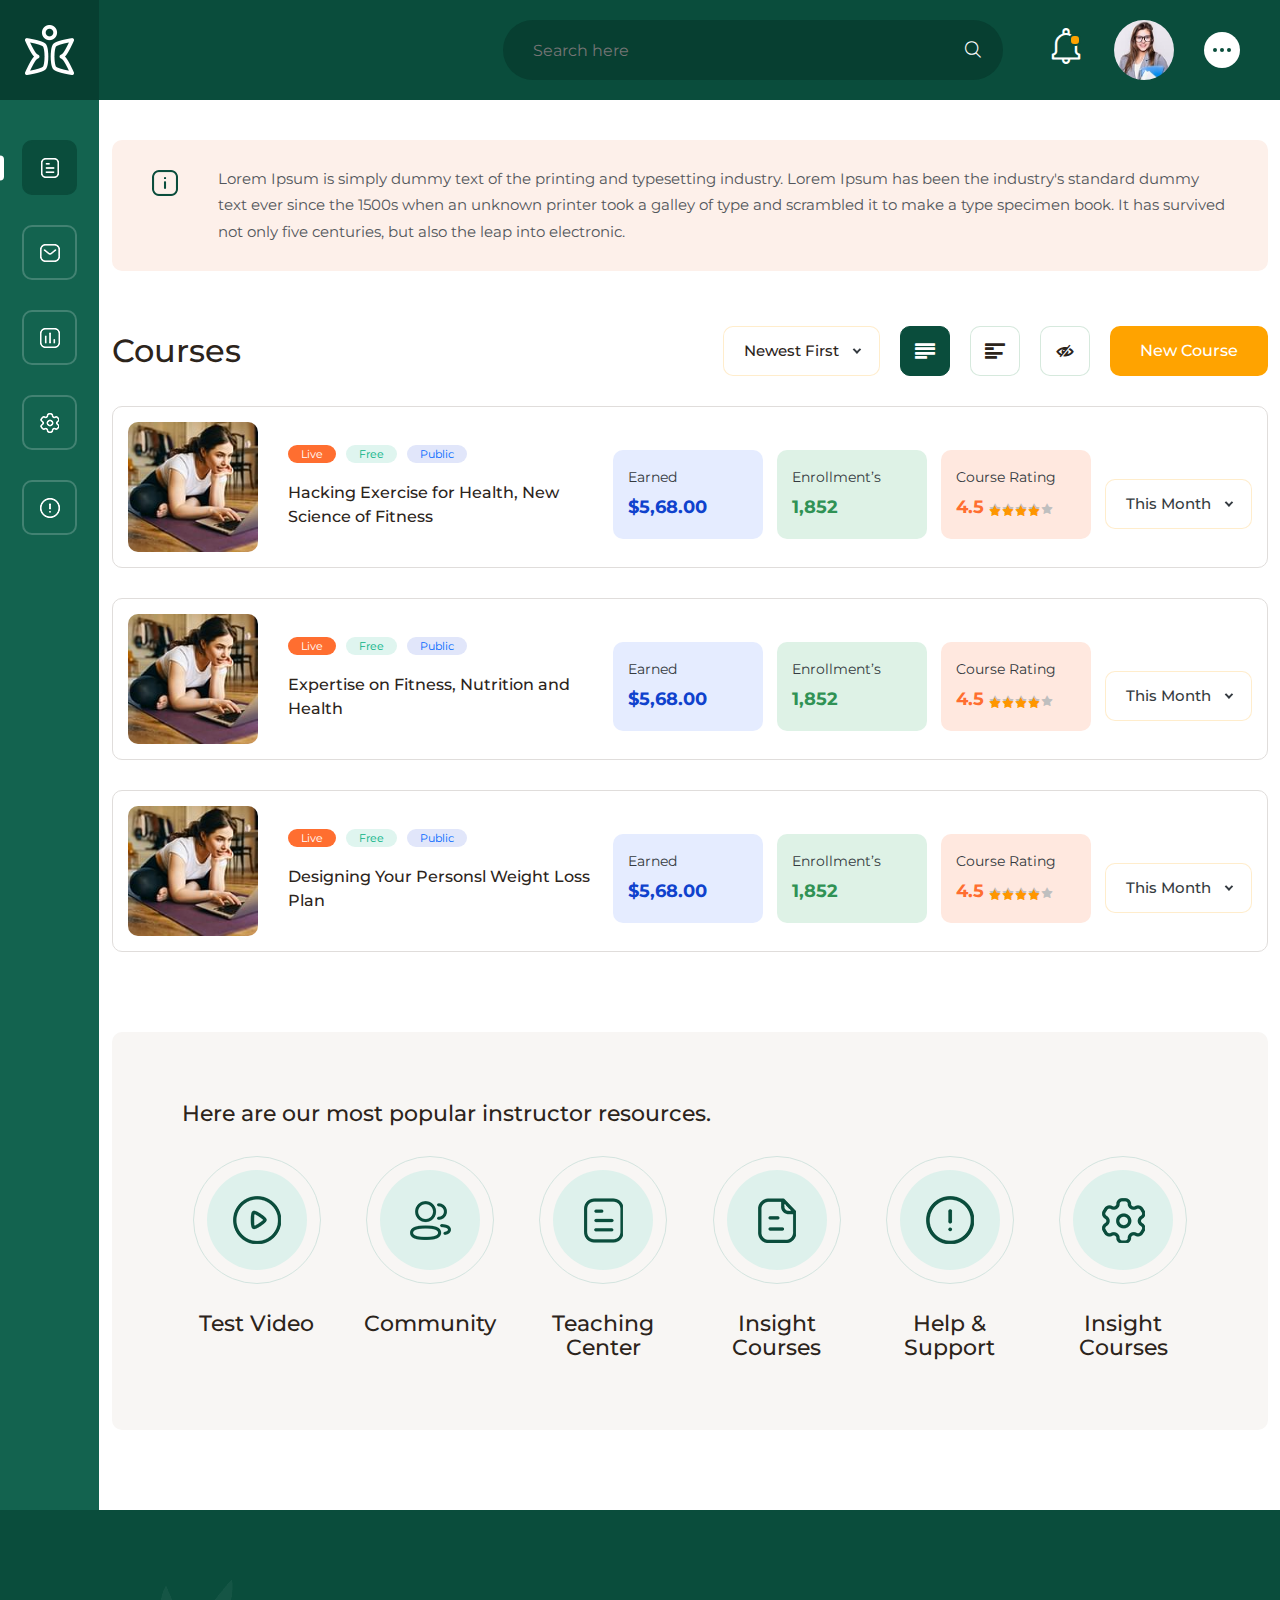
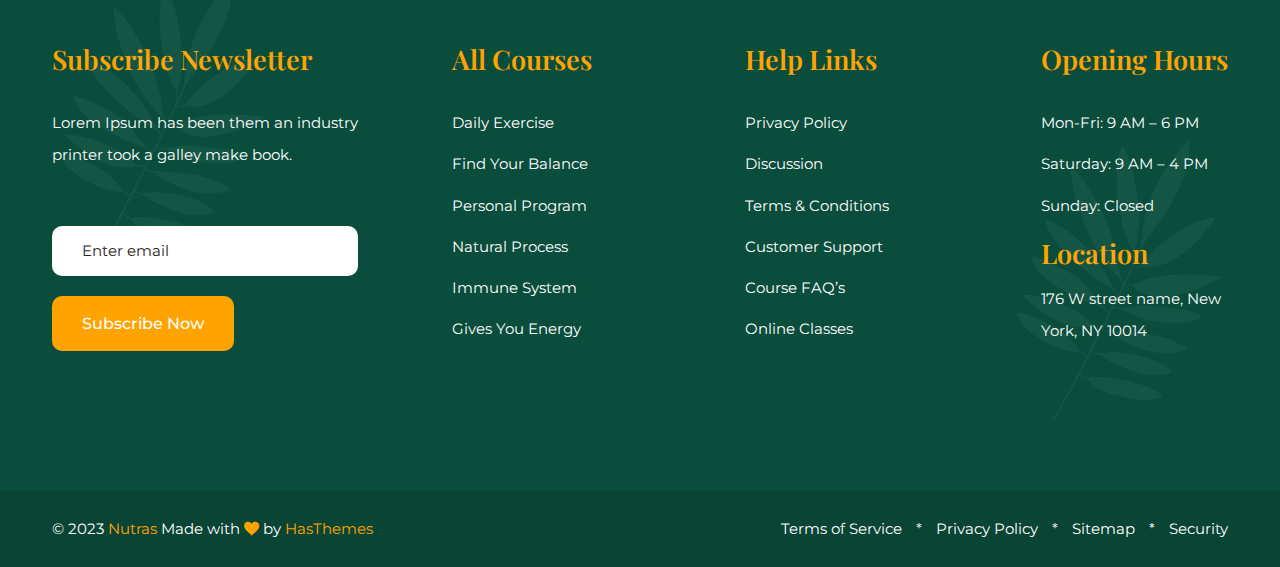
<file: courses-admin.html>
<!DOCTYPE html>
<html lang="en">

<head>
    <meta charset="utf-8">
    <meta http-equiv="x-ua-compatible" content="ie=edge">
    <title>Nutras Fitness & Nutrition Bootstrap 5 Template</title>
    <meta name="robots" content="noindex, follow" />
    <meta name="description" content="">
    <meta name="viewport" content="width=device-width, initial-scale=1, shrink-to-fit=no">
    <!-- Favicon -->
    <link rel="shortcut icon" type="image/x-icon" href="assets/images/favicon.ico">

    <!-- CSS
	============================================ -->

    <!-- Icon Font CSS -->
    <link rel="stylesheet" href="assets/css/plugins/icofont.min.css">
    <link rel="stylesheet" href="assets/css/plugins/flaticon.css">
    <link rel="stylesheet" href="assets/css/plugins/font-awesome.min.css">

    <!-- Plugins CSS -->
    <link rel="stylesheet" href="assets/css/plugins/bootstrap.min.css">
    <link rel="stylesheet" href="assets/css/plugins/animate.min.css">
    <link rel="stylesheet" href="assets/css/plugins/swiper-bundle.min.css">
    <link rel="stylesheet" href="assets/css/plugins/magnific-popup.css">
    <link rel="stylesheet" href="assets/css/plugins/nice-select.css">

    <!-- Main Style CSS -->
    <link rel="stylesheet" href="assets/css/style.css">

</head>

<body>

    <div class="main-wrapper">

        <!-- Login Header Start -->
        <div class="section login-header">
            <!-- Login Header Wrapper Start -->
            <div class="login-header-wrapper navbar navbar-expand">

                <!-- Header Logo Start -->
                <div class="login-header-logo">
                    <a href="index.html"><img src="assets/images/logo-icon.png" alt="Logo"></a>
                </div>
                <!-- Header Logo End -->

                <!-- Header Search Start -->
                <div class="login-header-search dropdown">
                    <button class="search-toggle" data-bs-toggle="dropdown"><i class="icofont-search"></i></button>

                    <div class="search-input dropdown-menu">
                        <form action="#">
                            <input type="text" placeholder="Search here">
                        </form>
                    </div>

                </div>
                <!-- Header Search End -->

                <!-- Header Action Start -->
                <div class="login-header-action ml-auto">

                    <div class="dropdown">
                        <button class="action notification" data-bs-toggle="dropdown">
                            <i class="flaticon-notification"></i>
                            <span class="active"></span>
                        </button>
                        <div class="dropdown-menu dropdown-notification">
                            <ul class="notification-items-list">
                                <li class="notification-item">
                                    <span class="notify-icon bg-success text-white"><i class="icofont-ui-user"></i></span>
                                    <div class="dropdown-body">
                                        <a href="#">
                                            <p><strong>Martin</strong> has added a <strong>customer</strong> Successfully
                                            </p>
                                        </a>
                                    </div>
                                    <span class="notify-time">3:20 am</span>
                                </li>
                                <li class="notification-item">
                                    <span class="notify-icon bg-success text-white"><i class="icofont-shopping-cart"></i></span>
                                    <div class="dropdown-body">
                                        <a href="#">
                                            <p><strong>Jennifer</strong> purchased Light Dashboard 2.0.</p>
                                        </a>
                                    </div>
                                    <span class="notify-time">3:20 am</span>
                                </li>
                                <li class="notification-item">
                                    <span class="notify-icon bg-danger text-white"><i class="icofont-book-mark"></i></span>
                                    <div class="dropdown-body">
                                        <a href="#">
                                            <p><strong>Robin</strong> marked a <strong>ticket</strong> as unsolved.
                                            </p>
                                        </a>
                                    </div>
                                    <span class="notify-time">3:20 am</span>
                                </li>
                                <li class="notification-item">
                                    <span class="notify-icon bg-success text-white"><i class="icofont-heart-alt"></i></span>
                                    <div class="dropdown-body">
                                        <a href="#">
                                            <p><strong>David</strong> purchased Light Dashboard 1.0.</p>
                                        </a>
                                    </div>
                                    <span class="notify-time">3:20 am</span>
                                </li>
                                <li class="notification-item">
                                    <span class="notify-icon bg-success text-white"><i class="icofont-image"></i></span>
                                    <div class="dropdown-body">
                                        <a href="#">
                                            <p><strong> James.</strong> has added a<strong>customer</strong> Successfully
                                            </p>
                                        </a>
                                    </div>
                                    <span class="notify-time">3:20 am</span>
                                </li>
                            </ul>
                            <a class="all-notification" href="#">See all notifications <i class="icofont-simple-right"></i></a>
                        </div>
                    </div>

                    <a class="action author" href="#">
                        <img src="assets/images/author/author-07.jpg" alt="Author">
                    </a>

                    <div class="dropdown">
                        <button class="action more" data-bs-toggle="dropdown">
                            <span></span>
                            <span></span>
                            <span></span>
                        </button>
                        <ul class="dropdown-menu">
                            <li><a class="" href="#"><i class="icofont-user"></i> Profile</a></li>
                            <li><a class="" href="#"><i class="icofont-inbox"></i> Inbox</a></li>
                            <li><a class="" href="#"><i class="icofont-logout"></i> Sign Out</a></li>
                        </ul>
                    </div>
                </div>
                <!-- Header Action End -->

            </div>
            <!-- Login Header Wrapper End -->
        </div>
        <!-- Login Header End -->

        <!-- Courses Admin Start -->
        <div class="section overflow-hidden position-relative" id="wrapper">

            <!-- Sidebar Wrapper Start -->
            <div class="sidebar-wrapper">
                <div class="menu-list">
                    <a class="active" href="courses-admin.html"><img src="assets/images/menu-icon/icon-1.png" alt="Icon"></a>
                    <a href="messages.html"><img src="assets/images/menu-icon/icon-2.png" alt="Icon"></a>
                    <a href="overview.html"><img src="assets/images/menu-icon/icon-3.png" alt="Icon"></a>
                    <a href="engagement.html"><img src="assets/images/menu-icon/icon-4.png" alt="Icon"></a>
                    <a href="traffic-conversion.html"><img src="assets/images/menu-icon/icon-5.png" alt="Icon"></a>
                </div>
            </div>
            <!-- Sidebar Wrapper End -->

            <!-- Page Content Wrapper Start -->
            <div class="page-content-wrapper">
                <div class="container-fluid">

                    <!-- Message Start -->
                    <div class="message">
                        <div class="message-icon">
                            <img src="assets/images/menu-icon/icon-6.png" alt="">
                        </div>
                        <div class="message-content">
                            <p>Lorem Ipsum is simply dummy text of the printing and typesetting industry. Lorem Ipsum has been the industry's standard dummy text ever since the 1500s when an unknown printer took a galley of type and scrambled it to make a type specimen book. It has survived not only five centuries, but also the leap into electronic.</p>
                        </div>
                    </div>
                    <!-- Message End -->

                    <!-- Admin Courses Tab Start -->
                    <div class="admin-courses-tab">
                        <h3 class="title">Courses</h3>

                        <div class="courses-tab-wrapper">
                            <div class="courses-select">
                                <select>
                                    <option data-display="Newest First">Newest First</option>
                                    <option value="1">Oldest First</option>
                                </select>
                            </div>
                            <ul class="nav">
                                <li><button class="active" data-bs-toggle="tab" data-bs-target="#tab1"><i class="icofont-justify-left"></i></button></li>
                                <li><button data-bs-toggle="tab" data-bs-target="#tab2"><i class="icofont-align-left"></i></button></li>
                                <li><button data-bs-toggle="tab" data-bs-target="#tab3"><i class="icofont-eye-blocked"></i></button></li>
                            </ul>
                            <div class="tab-btn">
                                <a href="#" class="btn btn-primary btn-hover-dark">New Course</a>
                            </div>
                        </div>
                    </div>
                    <!-- Admin Courses Tab End -->

                    <!-- Admin Courses Tab Content Start -->
                    <div class="admin-courses-tab-content">
                        <div class="tab-content">
                            <div class="tab-pane fade show active" id="tab1">

                                <!-- Courses Item Start -->
                                <div class="courses-item">
                                    <div class="item-thumb">
                                        <a href="#">
                                            <img src="assets/images/courses/admin-courses-01.jpg" alt="Courses">
                                        </a>
                                    </div>

                                    <div class="content-title">
                                        <div class="meta">
                                            <a href="#" class="action">Live</a>
                                            <a href="#" class="action">Free</a>
                                            <a href="#" class="action">Public</a>
                                        </div>
                                        <h3 class="title"><a href="#">Hacking Exercise for Health, New Science of Fitness</a></h3>
                                    </div>

                                    <div class="content-wrapper">

                                        <div class="content-box">
                                            <p>Earned</p>
                                            <span class="count">$5,68.00</span>
                                        </div>

                                        <div class="content-box">
                                            <p>Enrollment’s</p>
                                            <span class="count">1,852</span>
                                        </div>

                                        <div class="content-box">
                                            <p>Course Rating</p>
                                            <span class="count">
													4.5
													<span class="rating-star">
														<span class="rating-bar" style="width: 80%;"></span>
                                            </span>
                                            </span>
                                        </div>

                                        <div class="courses-select">
                                            <select>
                                                <option data-display="This Month">This Month</option>
                                                <option value="1">This Year</option>
                                                <option value="2">This Week</option>
                                            </select>
                                        </div>

                                    </div>
                                </div>
                                <!-- Courses Item End -->

                                <!-- Courses Item Start -->
                                <div class="courses-item">
                                    <div class="item-thumb">
                                        <a href="#">
                                            <img src="assets/images/courses/admin-courses-01.jpg" alt="Courses">
                                        </a>
                                    </div>

                                    <div class="content-title">
                                        <div class="meta">
                                            <a href="#" class="action">Live</a>
                                            <a href="#" class="action">Free</a>
                                            <a href="#" class="action">Public</a>
                                        </div>
                                        <h3 class="title"><a href="#">Expertise on Fitness, Nutrition and Health</a></h3>
                                    </div>

                                    <div class="content-wrapper">

                                        <div class="content-box">
                                            <p>Earned</p>
                                            <span class="count">$5,68.00</span>
                                        </div>

                                        <div class="content-box">
                                            <p>Enrollment’s</p>
                                            <span class="count">1,852</span>
                                        </div>

                                        <div class="content-box">
                                            <p>Course Rating</p>
                                            <span class="count">
													4.5
													<span class="rating-star">
														<span class="rating-bar" style="width: 80%;"></span>
                                            </span>
                                            </span>
                                        </div>

                                        <div class="courses-select">
                                            <select>
                                                <option data-display="This Month">This Month</option>
                                                <option value="1">This Year</option>
                                                <option value="2">This Week</option>
                                            </select>
                                        </div>

                                    </div>
                                </div>
                                <!-- Courses Item End -->

                                <!-- Courses Item Start -->
                                <div class="courses-item">
                                    <div class="item-thumb">
                                        <a href="#">
                                            <img src="assets/images/courses/admin-courses-01.jpg" alt="Courses">
                                        </a>
                                    </div>

                                    <div class="content-title">
                                        <div class="meta">
                                            <a href="#" class="action">Live</a>
                                            <a href="#" class="action">Free</a>
                                            <a href="#" class="action">Public</a>
                                        </div>
                                        <h3 class="title"><a href="#">Designing Your Personsl Weight Loss Plan</a></h3>
                                    </div>

                                    <div class="content-wrapper">

                                        <div class="content-box">
                                            <p>Earned</p>
                                            <span class="count">$5,68.00</span>
                                        </div>

                                        <div class="content-box">
                                            <p>Enrollment’s</p>
                                            <span class="count">1,852</span>
                                        </div>

                                        <div class="content-box">
                                            <p>Course Rating</p>
                                            <span class="count">
													4.5
													<span class="rating-star">
														<span class="rating-bar" style="width: 80%;"></span>
                                            </span>
                                            </span>
                                        </div>

                                        <div class="courses-select">
                                            <select>
                                                <option data-display="This Month">This Month</option>
                                                <option value="1">This Year</option>
                                                <option value="2">This Week</option>
                                            </select>
                                        </div>

                                    </div>
                                </div>
                                <!-- Courses Item End -->

                            </div>
                            <div class="tab-pane fade" id="tab2">

                                <!-- Courses Item Start -->
                                <div class="courses-item">
                                    <div class="item-thumb">
                                        <a href="#">
                                            <img src="assets/images/courses/admin-courses-01.jpg" alt="Courses">
                                        </a>
                                    </div>

                                    <div class="content-title">
                                        <div class="meta">
                                            <a href="#" class="action">Live</a>
                                            <a href="#" class="action">Free</a>
                                            <a href="#" class="action">Public</a>
                                        </div>
                                        <h3 class="title"><a href="#">Build An eCommerce Site With WooCommerce and WooLentor.</a></h3>
                                    </div>

                                    <div class="content-wrapper">

                                        <div class="content-box">
                                            <p>Earned</p>
                                            <span class="count">$5,68.00</span>
                                        </div>

                                        <div class="content-box">
                                            <p>Enrollment’s</p>
                                            <span class="count">1,852</span>
                                        </div>

                                        <div class="content-box">
                                            <p>Course Rating</p>
                                            <span class="count">
													4.5
													<span class="rating-star">
														<span class="rating-bar" style="width: 80%;"></span>
                                            </span>
                                            </span>
                                        </div>

                                        <div class="courses-select">
                                            <select>
                                                <option data-display="This Month">This Month</option>
                                                <option value="1">This Year</option>
                                                <option value="2">This Week</option>
                                            </select>
                                        </div>

                                    </div>
                                </div>
                                <!-- Courses Item End -->

                                <!-- Courses Item Start -->
                                <div class="courses-item">
                                    <div class="item-thumb">
                                        <a href="#">
                                            <img src="assets/images/courses/admin-courses-01.jpg" alt="Courses">
                                        </a>
                                    </div>

                                    <div class="content-title">
                                        <div class="meta">
                                            <a href="#" class="action">Live</a>
                                            <a href="#" class="action">Free</a>
                                            <a href="#" class="action">Public</a>
                                        </div>
                                        <h3 class="title"><a href="#">Build An eCommerce Site With WooCommerce and WooLentor.</a></h3>
                                    </div>

                                    <div class="content-wrapper">

                                        <div class="content-box">
                                            <p>Earned</p>
                                            <span class="count">$5,68.00</span>
                                        </div>

                                        <div class="content-box">
                                            <p>Enrollment’s</p>
                                            <span class="count">1,852</span>
                                        </div>

                                        <div class="content-box">
                                            <p>Course Rating</p>
                                            <span class="count">
													4.5
													<span class="rating-star">
														<span class="rating-bar" style="width: 80%;"></span>
                                            </span>
                                            </span>
                                        </div>

                                        <div class="courses-select">
                                            <select>
                                                <option data-display="This Month">This Month</option>
                                                <option value="1">This Year</option>
                                                <option value="2">This Week</option>
                                            </select>
                                        </div>

                                    </div>
                                </div>
                                <!-- Courses Item End -->

                                <!-- Courses Item Start -->
                                <div class="courses-item">
                                    <div class="item-thumb">
                                        <a href="#">
                                            <img src="assets/images/courses/admin-courses-01.jpg" alt="Courses">
                                        </a>
                                    </div>

                                    <div class="content-title">
                                        <div class="meta">
                                            <a href="#" class="action">Live</a>
                                            <a href="#" class="action">Free</a>
                                            <a href="#" class="action">Public</a>
                                        </div>
                                        <h3 class="title"><a href="#">Build An eCommerce Site With WooCommerce and WooLentor.</a></h3>
                                    </div>

                                    <div class="content-wrapper">

                                        <div class="content-box">
                                            <p>Earned</p>
                                            <span class="count">$5,68.00</span>
                                        </div>

                                        <div class="content-box">
                                            <p>Enrollment’s</p>
                                            <span class="count">1,852</span>
                                        </div>

                                        <div class="content-box">
                                            <p>Course Rating</p>
                                            <span class="count">
													4.5
													<span class="rating-star">
														<span class="rating-bar" style="width: 80%;"></span>
                                            </span>
                                            </span>
                                        </div>

                                        <div class="courses-select">
                                            <select>
                                                <option data-display="This Month">This Month</option>
                                                <option value="1">This Year</option>
                                                <option value="2">This Week</option>
                                            </select>
                                        </div>

                                    </div>
                                </div>
                                <!-- Courses Item End -->

                            </div>
                            <div class="tab-pane fade" id="tab3">

                                <!-- Courses Item Start -->
                                <div class="courses-item">
                                    <div class="item-thumb">
                                        <a href="#">
                                            <img src="assets/images/courses/admin-courses-01.jpg" alt="Courses">
                                        </a>
                                    </div>

                                    <div class="content-title">
                                        <div class="meta">
                                            <a href="#" class="action">Live</a>
                                            <a href="#" class="action">Free</a>
                                            <a href="#" class="action">Public</a>
                                        </div>
                                        <h3 class="title"><a href="#">Build An eCommerce Site With WooCommerce and WooLentor.</a></h3>
                                    </div>

                                    <div class="content-wrapper">

                                        <div class="content-box">
                                            <p>Earned</p>
                                            <span class="count">$5,68.00</span>
                                        </div>

                                        <div class="content-box">
                                            <p>Enrollment’s</p>
                                            <span class="count">1,852</span>
                                        </div>

                                        <div class="content-box">
                                            <p>Course Rating</p>
                                            <span class="count">
													4.5
													<span class="rating-star">
														<span class="rating-bar" style="width: 80%;"></span>
                                            </span>
                                            </span>
                                        </div>

                                        <div class="courses-select">
                                            <select>
                                                <option data-display="This Month">This Month</option>
                                                <option value="1">This Year</option>
                                                <option value="2">This Week</option>
                                            </select>
                                        </div>

                                    </div>
                                </div>
                                <!-- Courses Item End -->

                                <!-- Courses Item Start -->
                                <div class="courses-item">
                                    <div class="item-thumb">
                                        <a href="#">
                                            <img src="assets/images/courses/admin-courses-01.jpg" alt="Courses">
                                        </a>
                                    </div>

                                    <div class="content-title">
                                        <div class="meta">
                                            <a href="#" class="action">Live</a>
                                            <a href="#" class="action">Free</a>
                                            <a href="#" class="action">Public</a>
                                        </div>
                                        <h3 class="title"><a href="#">Build An eCommerce Site With WooCommerce and WooLentor.</a></h3>
                                    </div>

                                    <div class="content-wrapper">

                                        <div class="content-box">
                                            <p>Earned</p>
                                            <span class="count">$5,68.00</span>
                                        </div>

                                        <div class="content-box">
                                            <p>Enrollment’s</p>
                                            <span class="count">1,852</span>
                                        </div>

                                        <div class="content-box">
                                            <p>Course Rating</p>
                                            <span class="count">
													4.5
													<span class="rating-star">
														<span class="rating-bar" style="width: 80%;"></span>
                                            </span>
                                            </span>
                                        </div>

                                        <div class="courses-select">
                                            <select>
                                                <option data-display="This Month">This Month</option>
                                                <option value="1">This Year</option>
                                                <option value="2">This Week</option>
                                            </select>
                                        </div>

                                    </div>
                                </div>
                                <!-- Courses Item End -->

                                <!-- Courses Item Start -->
                                <div class="courses-item">
                                    <div class="item-thumb">
                                        <a href="#">
                                            <img src="assets/images/courses/admin-courses-01.jpg" alt="Courses">
                                        </a>
                                    </div>

                                    <div class="content-title">
                                        <div class="meta">
                                            <a href="#" class="action">Live</a>
                                            <a href="#" class="action">Free</a>
                                            <a href="#" class="action">Public</a>
                                        </div>
                                        <h3 class="title"><a href="#">Build An eCommerce Site With WooCommerce and WooLentor.</a></h3>
                                    </div>

                                    <div class="content-wrapper">

                                        <div class="content-box">
                                            <p>Earned</p>
                                            <span class="count">$5,68.00</span>
                                        </div>

                                        <div class="content-box">
                                            <p>Enrollment’s</p>
                                            <span class="count">1,852</span>
                                        </div>

                                        <div class="content-box">
                                            <p>Course Rating</p>
                                            <span class="count">
													4.5
													<span class="rating-star">
														<span class="rating-bar" style="width: 80%;"></span>
                                            </span>
                                            </span>
                                        </div>

                                        <div class="courses-select">
                                            <select>
                                                <option data-display="This Month">This Month</option>
                                                <option value="1">This Year</option>
                                                <option value="2">This Week</option>
                                            </select>
                                        </div>

                                    </div>
                                </div>
                                <!-- Courses Item End -->

                            </div>
                        </div>
                    </div>
                    <!-- Admin Courses Tab Content End -->

                    <!-- Courses Resources Start -->
                    <div class="courses-resources">
                        <h4 class="title">Here are our most popular instructor resources.</h4>

                        <!-- Resources Wrapper Start -->
                        <div class="resources-wrapper">
                            <div class="row row-cols-xl-6 row-cols-md-3 row-cols-2">
                                <div class="col">

                                    <!-- Single Resources Start -->
                                    <div class="single-resources">
                                        <div class="resources-icon">
                                            <a href="#">
                                                <img src="assets/images/resources-icon/icon-1-1.png" alt="Icon">
                                                <img class="hover" src="assets/images/resources-icon/icon-2-1.png" alt="Icon">
                                            </a>
                                        </div>
                                        <h5 class="title"><a href="#">Test Video</a></h5>
                                    </div>
                                    <!-- Single Resources Start -->

                                </div>
                                <div class="col">

                                    <!-- Single Resources Start -->
                                    <div class="single-resources">
                                        <div class="resources-icon">
                                            <a href="#">
                                                <img src="assets/images/resources-icon/icon-1-2.png" alt="Icon">
                                                <img class="hover" src="assets/images/resources-icon/icon-2-2.png" alt="Icon">
                                            </a>
                                        </div>
                                        <h5 class="title"><a href="#">Community</a></h5>
                                    </div>
                                    <!-- Single Resources Start -->

                                </div>
                                <div class="col">

                                    <!-- Single Resources Start -->
                                    <div class="single-resources">
                                        <div class="resources-icon">
                                            <a href="#">
                                                <img src="assets/images/resources-icon/icon-1-3.png" alt="Icon">
                                                <img class="hover" src="assets/images/resources-icon/icon-2-3.png" alt="Icon">
                                            </a>
                                        </div>
                                        <h5 class="title"><a href="#">Teaching Center</a></h5>
                                    </div>
                                    <!-- Single Resources Start -->

                                </div>
                                <div class="col">

                                    <!-- Single Resources Start -->
                                    <div class="single-resources">
                                        <div class="resources-icon">
                                            <a href="#">
                                                <img src="assets/images/resources-icon/icon-1-4.png" alt="Icon">
                                                <img class="hover" src="assets/images/resources-icon/icon-2-4.png" alt="Icon">
                                            </a>
                                        </div>
                                        <h5 class="title"><a href="#">Insight Courses</a></h5>
                                    </div>
                                    <!-- Single Resources Start -->

                                </div>
                                <div class="col">

                                    <!-- Single Resources Start -->
                                    <div class="single-resources">
                                        <div class="resources-icon">
                                            <a href="#">
                                                <img src="assets/images/resources-icon/icon-1-5.png" alt="Icon">
                                                <img class="hover" src="assets/images/resources-icon/icon-2-5.png" alt="Icon">
                                            </a>
                                        </div>
                                        <h5 class="title"><a href="#">Help & Support</a></h5>
                                    </div>
                                    <!-- Single Resources Start -->

                                </div>
                                <div class="col">

                                    <!-- Single Resources Start -->
                                    <div class="single-resources">
                                        <div class="resources-icon">
                                            <a href="#">
                                                <img src="assets/images/resources-icon/icon-1-6.png" alt="Icon">
                                                <img class="hover" src="assets/images/resources-icon/icon-2-6.png" alt="Icon">
                                            </a>
                                        </div>
                                        <h5 class="title"><a href="#">Insight Courses</a></h5>
                                    </div>
                                    <!-- Single Resources Start -->

                                </div>
                            </div>
                        </div>
                        <!-- Resources Wrapper End -->

                    </div>
                    <!-- Courses Resources End -->

                </div>
            </div>
            <!-- Page Content Wrapper End -->

        </div>
        <!-- Courses Admin End -->

        <!-- Footer Start -->
        <div class="section footer-section">

            <!-- Footer Widget Section Start -->
            <div class="footer-widget-section section-padding">

                <img class="shape-01 animation-rotate" src="assets/images/shape/shape-9.png" alt="Shape">

                <div class="container">

                    <!-- Footer Widget Wrapper Start -->
                    <div class="footer-widget-wrapper">
                        <div class="row">
                            <div class="col-lg-4">

                                <!-- Footer Widget Start -->
                                <div class="footer-widget">
                                    <h3 class="footer-widget-title">Subscribe Newsletter</h3>

                                    <div class="widget-newsletter">
                                        <p>Lorem Ipsum has been them an industry printer took a galley make book.</p>

                                        <div class="newsletter-form">
                                            <form action="#">
                                                <input type="text" placeholder="Enter email">
                                                <button class="btn btn-primary btn-hover-white">Subscribe Now</button>
                                            </form>
                                        </div>
                                    </div>
                                </div>
                                <!-- Footer Widget End -->

                            </div>
                            <div class="col-lg-8">

                                <!-- Footer Widget Start -->
                                <div class="widget-wrapper">

                                    <!-- Footer Widget Start -->
                                    <div class="footer-widget">
                                        <h3 class="footer-widget-title">All Courses</h3>

                                        <ul class="widget-link">
                                            <li><a href="#">Daily Exercise</a></li>
                                            <li><a href="#">Find Your Balance</a></li>
                                            <li><a href="#">Personal Program</a></li>
                                            <li><a href="#">Natural Process</a></li>
                                            <li><a href="#">Immune System</a></li>
                                            <li><a href="#">Gives You Energy</a></li>
                                        </ul>
                                    </div>
                                    <!-- Footer Widget End -->

                                    <!-- Footer Widget Start -->
                                    <div class="footer-widget">
                                        <h3 class="footer-widget-title">Help Links</h3>

                                        <ul class="widget-link">
                                            <li><a href="#">Privacy Policy</a></li>
                                            <li><a href="#">Discussion</a></li>
                                            <li><a href="#">Terms & Conditions</a></li>
                                            <li><a href="#">Customer Support</a></li>
                                            <li><a href="#">Course FAQ’s</a></li>
                                            <li><a href="#">Online Classes</a></li>
                                        </ul>
                                    </div>
                                    <!-- Footer Widget End -->

                                    <!-- Footer Widget Start -->
                                    <div class="footer-widget">
                                        <h3 class="footer-widget-title">Opening Hours</h3>

                                        <ul class="widget-link">
                                            <li><a href="#">Mon-Fri: 9 AM – 6 PM</a></li>
                                            <li><a href="#">Saturday: 9 AM – 4 PM</a></li>
                                            <li><a href="#">Sunday: Closed</a></li>
                                        </ul>

                                        <div class="widget-location">
                                            <h3 class="footer-widget-title">Location</h3>

                                            <p>176 W street name, New <br> York, NY 10014</p>
                                        </div>
                                    </div>
                                    <!-- Footer Widget End -->

                                </div>
                                <!-- Footer Widget End -->

                            </div>
                        </div>
                    </div>
                    <!-- Footer Widget Wrapper End -->

                </div>

                <img class="shape-02 animation-rotate" src="assets/images/shape/shape-9.png" alt="Shape">

            </div>
            <!-- Footer Widget Section End -->

            <!-- Footer Copyright Section Start -->
            <div class="footer-copyright">
                <div class="container">

                    <!-- Copyright Wrapper Start -->
                    <div class="copyright-wrapper">

                        <div class="copyright-text">
                            <p>&copy; 2023 <span> Nutras </span> Made with <i class="icofont-heart-alt"></i> by <a href="https://hasthemes.com/" target="_blank">HasThemes</a></p>
                        </div>

                        <div class="copyright-link">
                            <a href="#">Terms of Service</a>
                            <a href="#">Privacy Policy</a>
                            <a href="#">Sitemap</a>
                            <a href="#">Security</a>
                        </div>

                    </div>
                    <!-- Copyright Wrapper End -->

                </div>
            </div>
            <!-- Footer Copyright Section End -->

        </div>
        <!-- Footer End -->

        <!--Back To Start-->
        <a href="#" class="back-to-top">
            <i class="icofont-simple-up"></i>
        </a>
        <!--Back To End-->

    </div>






    <!-- JS
    ============================================ -->

    <!-- Modernizer & jQuery JS -->
    <script src="assets/js/vendor/modernizr-3.11.2.min.js"></script>
    <script src="assets/js/vendor/jquery-3.5.1.min.js"></script>

    <!-- Bootstrap JS -->
    <script src="assets/js/plugins/popper.min.js"></script>
    <script src="assets/js/plugins/bootstrap.min.js"></script>

    <!-- Plugins JS -->
    <script src="assets/js/plugins/swiper-bundle.min.js"></script>
    <script src="assets/js/plugins/jquery.magnific-popup.min.js"></script>
    <script src="assets/js/plugins/jquery.nice-select.min.js"></script>
    <script src="assets/js/plugins/video-playlist.js"></script>
    <script src="assets/js/plugins/ajax-contact.js"></script>


    <!-- Main JS -->
    <script src="assets/js/main.js"></script>
</body>

</html>
</file>
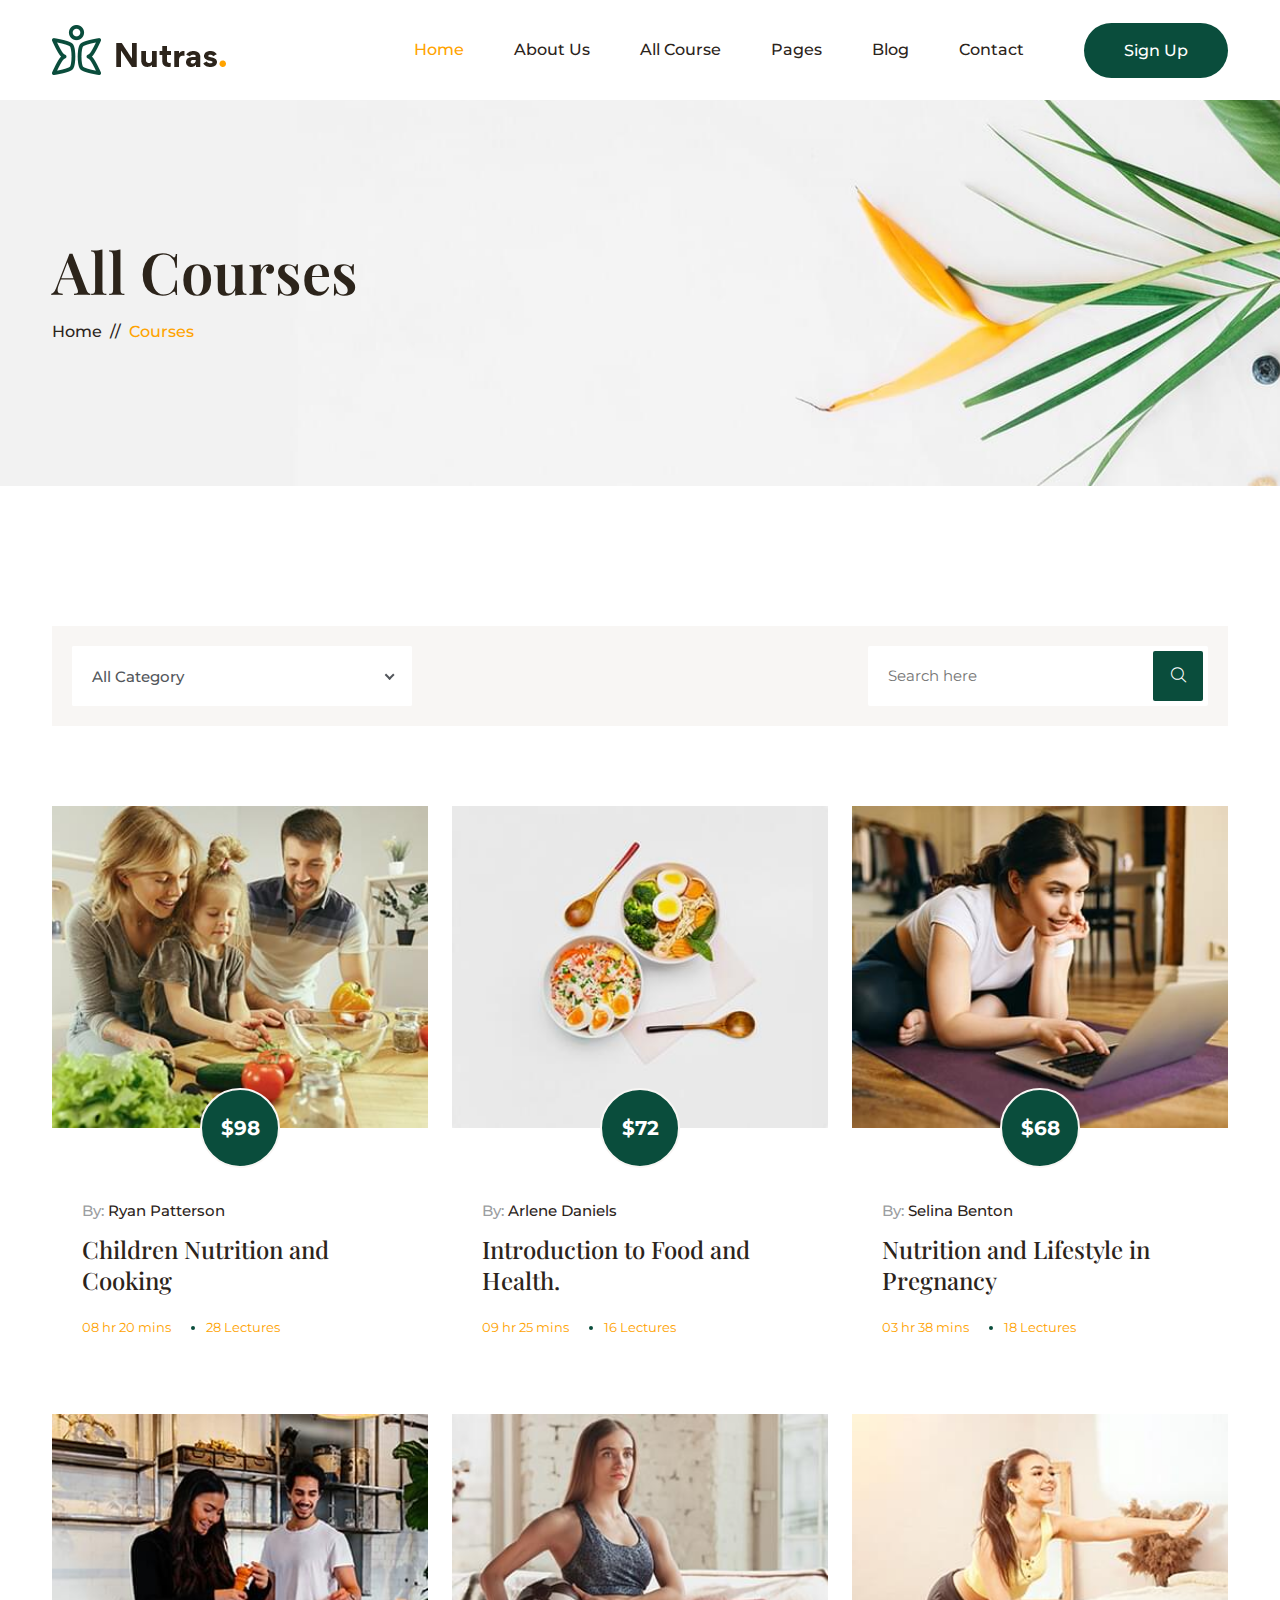
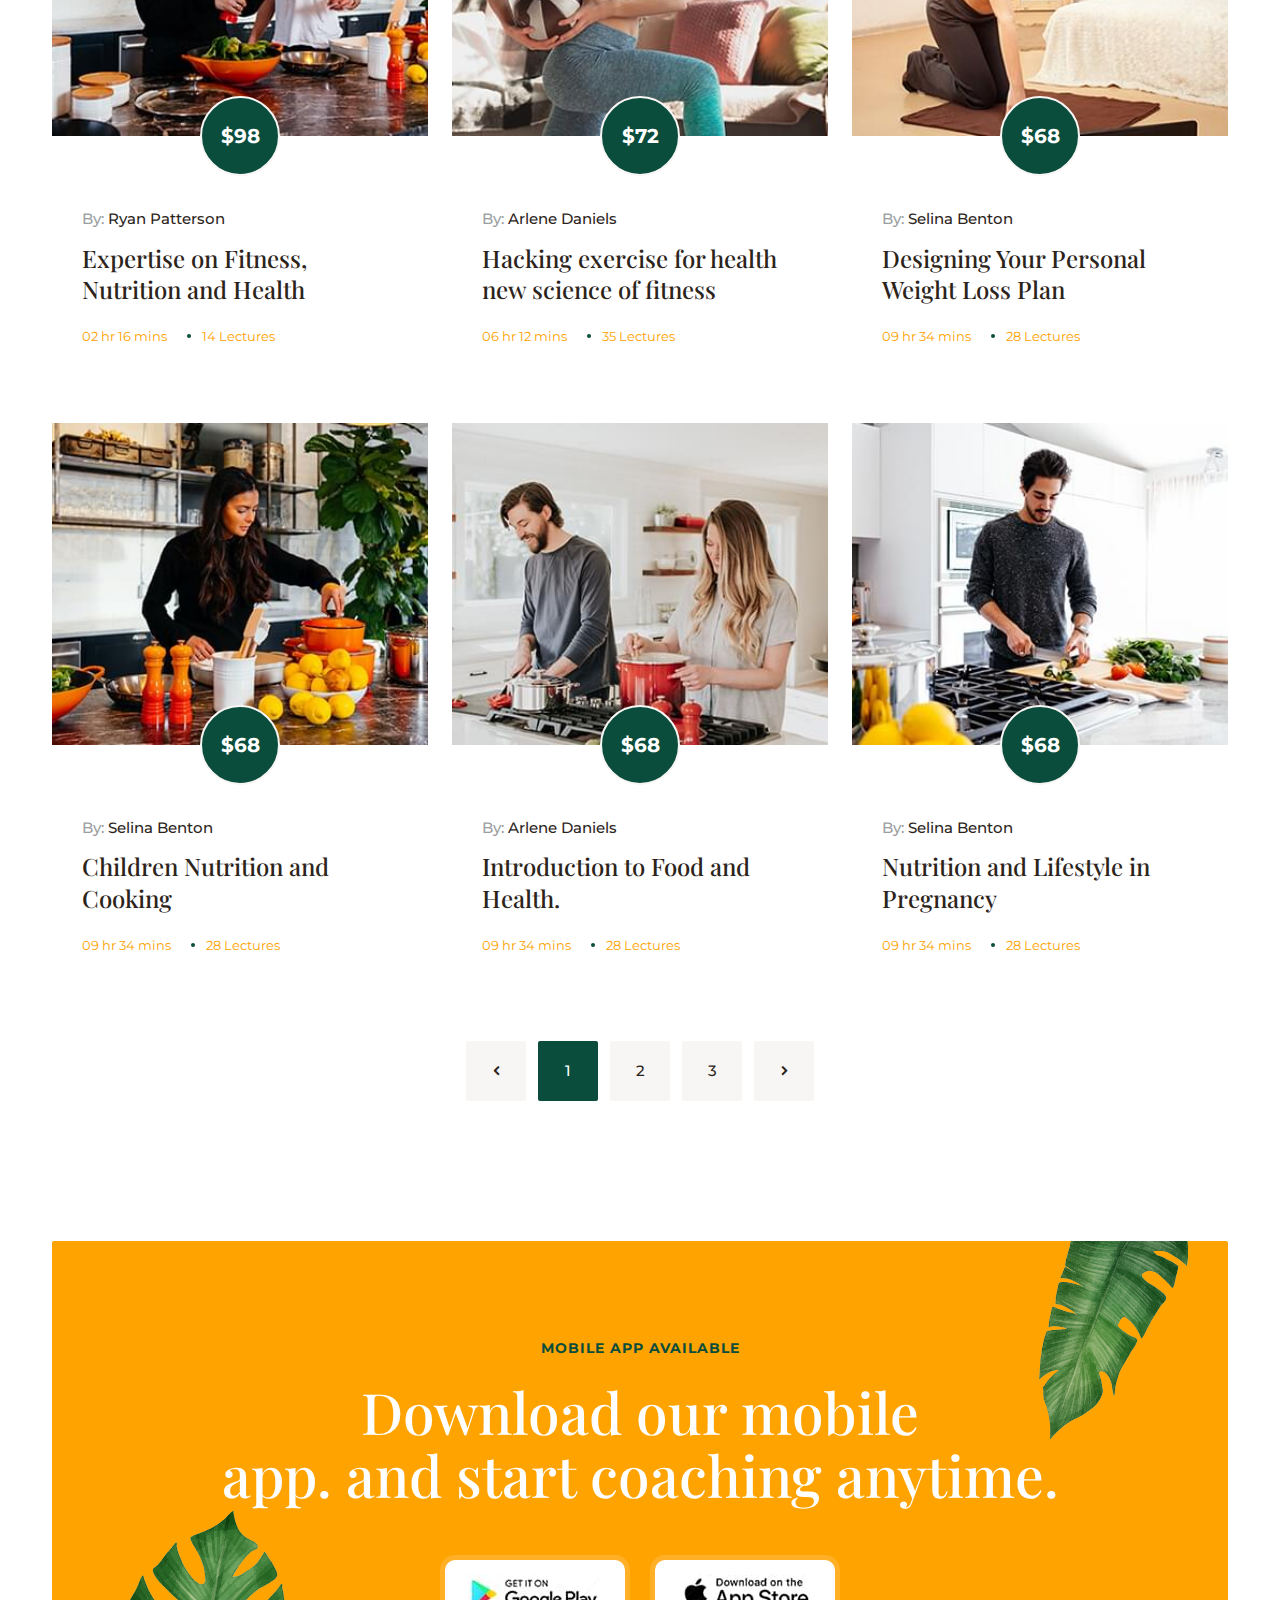
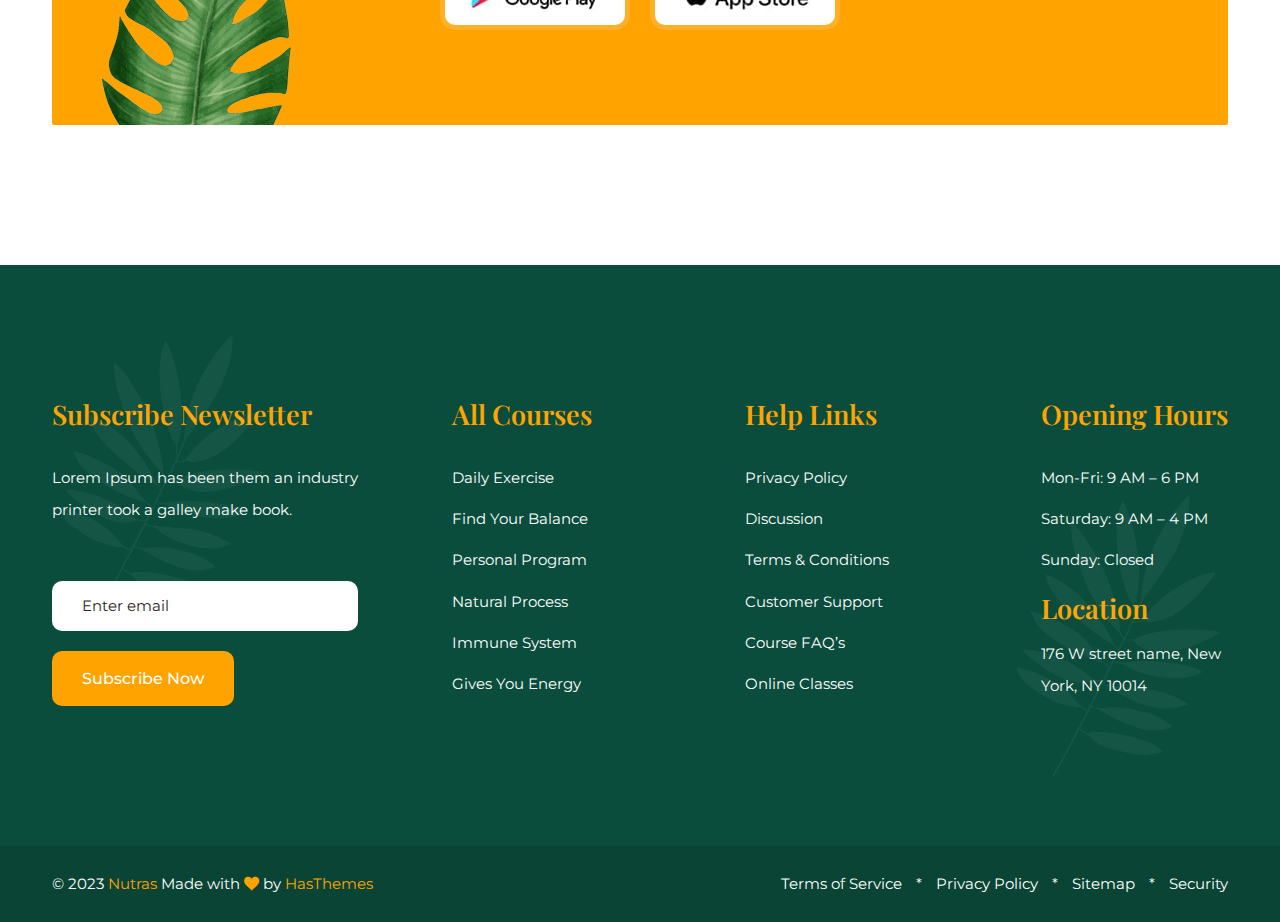
<file: courses.html>
<!doctype html>
<html class="no-js" lang="en">

<head>
    <meta charset="utf-8">
    <meta http-equiv="x-ua-compatible" content="ie=edge">
    <title>Nutras Fitness & Nutrition Bootstrap 5 Template</title>
    <meta name="robots" content="noindex, follow" />
    <meta name="description" content="">
    <meta name="viewport" content="width=device-width, initial-scale=1, shrink-to-fit=no">
    <!-- Favicon -->
    <link rel="shortcut icon" type="image/x-icon" href="assets/images/favicon.ico">

    <!-- CSS
	============================================ -->

    <!-- Icon Font CSS -->
    <link rel="stylesheet" href="assets/css/plugins/icofont.min.css">
    <link rel="stylesheet" href="assets/css/plugins/flaticon.css">
    <link rel="stylesheet" href="assets/css/plugins/font-awesome.min.css">

    <!-- Plugins CSS -->
    <link rel="stylesheet" href="assets/css/plugins/bootstrap.min.css">
    <link rel="stylesheet" href="assets/css/plugins/animate.min.css">
    <link rel="stylesheet" href="assets/css/plugins/swiper-bundle.min.css">
    <link rel="stylesheet" href="assets/css/plugins/magnific-popup.css">
    <link rel="stylesheet" href="assets/css/plugins/nice-select.css">

    <!-- Main Style CSS -->
    <link rel="stylesheet" href="assets/css/style.css">

</head>

<body>

    <div class="main-wrapper">

        <!-- Header Section Start -->
        <div class="header section">

            <!-- Header Main Start -->
            <div class="header-main">
                <div class="container">

                    <!-- Header Wrapper Start -->
                    <div class="header-wrapper">

                        <!-- Header Logo Start -->
                        <div class="header-logo">
                            <a href="index.html"><img src="assets/images/logo.png" alt="Logo"></a>
                        </div>
                        <!-- Header Logo End -->

                        <!-- Header Menu Start -->
                        <div class="header-menu d-none d-lg-flex">

                            <ul class="nav-menu">
                                <li><a class="active" href="index.html">Home</a></li>
                                <li><a href="about.html">About Us</a></li>
                                <li>
                                    <a href="#">All Course</a>
                                    <ul class="sub-menu">
                                        <li><a href="courses.html">Courses</a></li>
                                        <li><a href="my-courses.html">My Courses</a></li>
                                        <li><a href="#">Courses Details</a>
                                            <ul class="sub-menu">
                                                <li><a href="courses-details-left-sidebar.html">Courses Details Left Sidebar</a></li>
                                                <li><a href="courses-details-right-sidebar.html">Courses Details Right Sidebar</a></li>
                                            </ul>
                                        </li>
                                    </ul>
                                </li>
                                <li>
                                    <a href="#">Pages </a>
                                    <ul class="sub-menu">
                                        <li><a href="after-enroll.html">After Enroll</a></li>
                                        <li><a href="courses-admin.html">Instructor Dashboard (Course List)</a></li>
                                        <li><a href="overview.html">Instructor Dashboard (Performance)</a></li>
                                        <li><a href="students.html">Students</a></li>
                                        <li><a href="reviews.html">Reviews</a></li>
                                        <li><a href="engagement.html">Course engagement</a></li>
                                        <li><a href="traffic-conversion.html">Traffic & conversion</a></li>
                                        <li><a href="messages.html">Messages</a></li>
                                        <li><a href="register.html">Register</a></li>
                                        <li><a href="login.html">Login</a></li>
                                        <li><a href="faq.html">FAQ</a></li>
                                        <li><a href="404-error.html">404 Error</a></li>
                                    </ul>
                                </li>
                                <li>
                                    <a href="#">Blog</a>
                                    <ul class="sub-menu">
                                        <li>
                                            <a href="#">Blog</a>
                                            <ul class="sub-menu">
                                                <li><a href="blog-grid.html">Blog Grid</a></li>
                                                <li><a href="blog-left-sidebar.html">Blog Left Sidebar</a></li>
                                                <li><a href="blog-right-sidebar.html">Blog Right Sidebar</a></li>
                                            </ul>
                                        </li>
                                        <li>
                                            <a href="#">Blog Details</a>
                                            <ul class="sub-menu">
                                                <li><a href="blog-details-left-sidebar.html">Blog Details Left Sidebar</a></li>
                                                <li><a href="blog-details-right-sidebar.html">Blog Details Right Sidebar</a></li>
                                            </ul>
                                        </li>
                                    </ul>
                                </li>
                                <li><a href="contact.html">Contact</a></li>
                            </ul>


                            <div class="header-btn">
                                <a class="btn btn-secondary btn-hover-primary" href="login.html">Sign Up</a>
                            </div>

                        </div>
                        <!-- Header Menu End -->

                        <!-- Header Toggle Start -->
                        <div class="header-toggle d-lg-none">

                            <a class="btn btn-secondary btn-hover-primary" href="login.html">Sign Up</a>

                            <a href="#" class="menu-toggle">
                                <span></span>
                                <span></span>
                                <span></span>
                            </a>
                        </div>
                        <!-- Header Toggle End -->

                    </div>
                    <!-- Header Wrapper End -->

                </div>
            </div>
            <!-- Header Main End -->

        </div>
        <!-- Header Section End -->


        <!-- Mobile Menu Start -->
        <div class="mobile-menu">

            <!-- Menu Close Start -->
            <a class="menu-close" href="javascript:void(0)">
                <i class="icofont-close-line"></i>
            </a>
            <!-- Menu Close End -->

            <!-- Mobile Menu Start -->
            <div class="mobile-menu-items">
                <ul class="nav-menu">
                    <li><a class="active" href="index.html">Home</a></li>
                    <li><a href="about.html">About Us</a></li>
                    <li>
                        <a href="#">All Course</a>
                        <ul class="sub-menu">
                            <li><a href="courses.html">Courses</a></li>
                            <li><a href="my-courses.html">My Courses</a></li>
                            <li><a href="#">Courses Details</a>
                                <ul class="sub-menu">
                                    <li><a href="courses-details-left-sidebar.html">Courses Details Left Sidebar</a></li>
                                    <li><a href="courses-details-right-sidebar.html">Courses Details Right Sidebar</a></li>
                                </ul>
                            </li>
                        </ul>
                    </li>
                    <li>
                        <a href="#">Pages </a>
                        <ul class="sub-menu">
                            <li><a href="after-enroll.html">After Enroll</a></li>
                            <li><a href="courses-admin.html">Instructor Dashboard (Course List)</a></li>
                            <li><a href="overview.html">Instructor Dashboard (Performance)</a></li>
                            <li><a href="students.html">Students</a></li>
                            <li><a href="reviews.html">Reviews</a></li>
                            <li><a href="engagement.html">Course engagement</a></li>
                            <li><a href="traffic-conversion.html">Traffic & conversion</a></li>
                            <li><a href="messages.html">Messages</a></li>
                            <li><a href="register.html">Register</a></li>
                            <li><a href="login.html">Login</a></li>
                            <li><a href="faq.html">FAQ</a></li>
                            <li><a href="404-error.html">404 Error</a></li>
                        </ul>
                    </li>
                    <li>
                        <a href="#">Blog</a>
                        <ul class="sub-menu">
                            <li>
                                <a href="#">Blog</a>
                                <ul class="sub-menu">
                                    <li><a href="blog-grid.html">Blog Grid</a></li>
                                    <li><a href="blog-left-sidebar.html">Blog Left Sidebar</a></li>
                                    <li><a href="blog-right-sidebar.html">Blog Right Sidebar</a></li>
                                </ul>
                            </li>
                            <li>
                                <a href="#">Blog Details</a>
                                <ul class="sub-menu">
                                    <li><a href="blog-details-left-sidebar.html">Blog Details Left Sidebar</a></li>
                                    <li><a href="blog-details-right-sidebar.html">Blog Details Right Sidebar</a></li>
                                </ul>
                            </li>
                        </ul>
                    </li>
                    <li><a href="contact.html">Contact</a></li>
                </ul>

            </div>
            <!-- Mobile Menu End -->

        </div>
        <!-- Mobile Menu End -->

        <!-- Overlay Start -->
        <div class="overlay"></div>
        <!-- Overlay End -->


        <!-- Page banner Section Start -->
        <div class="section page-banner-section" style="background-image: url(assets/images/page-banner.jpg);">
            <div class="container">

                <!-- Page banner Section Start -->
                <div class="page-banner-content">
                    <h2 class="page-title">All Courses</h2>

                    <ul class="breadcrumb">
                        <li class="breadcrumb-item"><a href="index.html">Home</a></li>
                        <li class="breadcrumb-item active">Courses</li>
                    </ul>
                </div>
                <!-- Page banner Section End -->

            </div>
        </div>
        <!-- Page banner Section End -->

        <!-- Courses Section Start -->
        <div class="section section-padding-02">
            <div class="container">

                <!-- Courses Search bar Start -->
                <div class="courses-search-bar">

                    <!-- Courses Select Start -->
                    <div class="courses-select">
                        <select>
                            <option data-display="All Category">All Category</option>
                            <option value="1">Education</option>
                            <option value="2">Design</option>
                            <option value="3">Education</option>
                            <option value="4">Design</option>
                        </select>
                    </div>
                    <!-- Courses Select End -->

                    <!-- Courses Search Start -->
                    <div class="courses-search">
                        <form action="#">
                            <input type="text" placeholder="Search here">
                            <button><i class="icofont-search"></i></button>
                        </form>
                    </div>
                    <!-- Courses Search End -->

                </div>
                <!-- Courses Search bar End -->

                <!-- Courses Wrapper End -->
                <div class="courses-wrapper-02">
                    <div class="row gx-xxl-5">
                        <div class="col-lg-4 col-sm-6">
                            <!-- Single Courses Start -->
                            <div class="single-courses">
                                <div class="courses-images">
                                    <a href="courses-details-left-sidebar.html"><img src="assets/images/courses/courses-1.jpg" alt="courses"></a>
                                </div>
                                <div class="courses-content">
                                    <div class="courses-price">
                                        <span class="price">$98</span>
                                    </div>
                                    <div class="content-wrapper">
                                        <p class="author">By: <a href="#">Ryan Patterson</a></p>
                                        <h4 class="title"><a href="courses-details-left-sidebar.html">Children Nutrition and Cooking</a></h4>
                                        <ul class="meta">
                                            <li>08 hr 20 mins</li>
                                            <li>28 Lectures</li>
                                        </ul>
                                    </div>
                                </div>
                            </div>
                            <!-- Single Courses End -->
                        </div>
                        <div class="col-lg-4 col-sm-6">
                            <!-- Single Courses Start -->
                            <div class="single-courses">
                                <div class="courses-images">
                                    <a href="courses-details-left-sidebar.html"><img src="assets/images/courses/courses-2.jpg" alt="courses"></a>
                                </div>
                                <div class="courses-content">
                                    <div class="courses-price">
                                        <span class="price">$72</span>
                                    </div>
                                    <div class="content-wrapper">
                                        <p class="author">By: <a href="#">Arlene Daniels</a></p>
                                        <h4 class="title"><a href="courses-details-left-sidebar.html">Introduction to Food and Health. </a></h4>
                                        <ul class="meta">
                                            <li>09 hr 25 mins</li>
                                            <li>16 Lectures</li>
                                        </ul>
                                    </div>
                                </div>
                            </div>
                            <!-- Single Courses End -->
                        </div>
                        <div class="col-lg-4 col-sm-6">
                            <!-- Single Courses Start -->
                            <div class="single-courses">
                                <div class="courses-images">
                                    <a href="courses-details-left-sidebar.html"><img src="assets/images/courses/courses-3.jpg" alt="courses"></a>
                                </div>
                                <div class="courses-content">
                                    <div class="courses-price">
                                        <span class="price">$68</span>
                                    </div>
                                    <div class="content-wrapper">
                                        <p class="author">By: <a href="#">Selina Benton</a></p>
                                        <h4 class="title"><a href="courses-details-left-sidebar.html">Nutrition and Lifestyle in Pregnancy</a></h4>
                                        <ul class="meta">
                                            <li>03 hr 38 mins</li>
                                            <li>18 Lectures</li>
                                        </ul>
                                    </div>
                                </div>
                            </div>
                            <!-- Single Courses End -->
                        </div>
                        <div class="col-lg-4 col-sm-6">
                            <!-- Single Courses Start -->
                            <div class="single-courses">
                                <div class="courses-images">
                                    <a href="courses-details-left-sidebar.html"><img src="assets/images/courses/courses-4.jpg" alt="courses"></a>
                                </div>
                                <div class="courses-content">
                                    <div class="courses-price">
                                        <span class="price">$98</span>
                                    </div>
                                    <div class="content-wrapper">
                                        <p class="author">By: <a href="#">Ryan Patterson</a></p>
                                        <h4 class="title"><a href="courses-details-left-sidebar.html">Expertise on Fitness, Nutrition and Health

                                            </a></h4>
                                        <ul class="meta">
                                            <li>02 hr 16 mins</li>
                                            <li>14 Lectures</li>
                                        </ul>
                                    </div>
                                </div>
                            </div>
                            <!-- Single Courses End -->
                        </div>
                        <div class="col-lg-4 col-sm-6">
                            <!-- Single Courses Start -->
                            <div class="single-courses">
                                <div class="courses-images">
                                    <a href="courses-details-left-sidebar.html"><img src="assets/images/courses/courses-5.jpg" alt="courses"></a>
                                </div>
                                <div class="courses-content">
                                    <div class="courses-price">
                                        <span class="price">$72</span>
                                    </div>
                                    <div class="content-wrapper">
                                        <p class="author">By: <a href="#">Arlene Daniels</a></p>
                                        <h4 class="title"><a href="courses-details-left-sidebar.html">Hacking exercise for health new science of fitness</a></h4>
                                        <ul class="meta">
                                            <li>06 hr 12 mins</li>
                                            <li>35 Lectures</li>
                                        </ul>
                                    </div>
                                </div>
                            </div>
                            <!-- Single Courses End -->
                        </div>
                        <div class="col-lg-4 col-sm-6">
                            <!-- Single Courses Start -->
                            <div class="single-courses">
                                <div class="courses-images">
                                    <a href="courses-details-left-sidebar.html"><img src="assets/images/courses/courses-6.jpg" alt="courses"></a>
                                </div>
                                <div class="courses-content">
                                    <div class="courses-price">
                                        <span class="price">$68</span>
                                    </div>
                                    <div class="content-wrapper">
                                        <p class="author">By: <a href="#">Selina Benton</a></p>
                                        <h4 class="title"><a href="courses-details-left-sidebar.html">Designing Your Personal Weight Loss Plan</a></h4>
                                        <ul class="meta">
                                            <li>09 hr 34 mins</li>
                                            <li>28 Lectures</li>
                                        </ul>
                                    </div>
                                </div>
                            </div>
                            <!-- Single Courses End -->
                        </div>
                        <div class="col-lg-4 col-sm-6">
                            <!-- Single Courses Start -->
                            <div class="single-courses">
                                <div class="courses-images">
                                    <a href="courses-details-left-sidebar.html"><img src="assets/images/courses/courses-7.jpg" alt="courses"></a>
                                </div>
                                <div class="courses-content">
                                    <div class="courses-price">
                                        <span class="price">$68</span>
                                    </div>
                                    <div class="content-wrapper">
                                        <p class="author">By: <a href="#">Selina Benton</a></p>
                                        <h4 class="title"><a href="courses-details-left-sidebar.html">Children Nutrition and Cooking</a></h4>
                                        <ul class="meta">
                                            <li>09 hr 34 mins</li>
                                            <li>28 Lectures</li>
                                        </ul>
                                    </div>
                                </div>
                            </div>
                            <!-- Single Courses End -->
                        </div>
                        <div class="col-lg-4 col-sm-6">
                            <!-- Single Courses Start -->
                            <div class="single-courses">
                                <div class="courses-images">
                                    <a href="courses-details-left-sidebar.html"><img src="assets/images/courses/courses-8.jpg" alt="courses"></a>
                                </div>
                                <div class="courses-content">
                                    <div class="courses-price">
                                        <span class="price">$68</span>
                                    </div>
                                    <div class="content-wrapper">
                                        <p class="author">By: <a href="#">Arlene Daniels</a></p>
                                        <h4 class="title"><a href="courses-details-left-sidebar.html">Introduction to Food and Health. </a></h4>
                                        <ul class="meta">
                                            <li>09 hr 34 mins</li>
                                            <li>28 Lectures</li>
                                        </ul>
                                    </div>
                                </div>
                            </div>
                            <!-- Single Courses End -->
                        </div>
                        <div class="col-lg-4 col-sm-6">
                            <!-- Single Courses Start -->
                            <div class="single-courses">
                                <div class="courses-images">
                                    <a href="courses-details-left-sidebar.html"><img src="assets/images/courses/courses-9.jpg" alt="courses"></a>
                                </div>
                                <div class="courses-content">
                                    <div class="courses-price">
                                        <span class="price">$68</span>
                                    </div>
                                    <div class="content-wrapper">
                                        <p class="author">By: <a href="#">Selina Benton</a></p>
                                        <h4 class="title"><a href="courses-details-left-sidebar.html">Nutrition and Lifestyle in Pregnancy</a></h4>
                                        <ul class="meta">
                                            <li>09 hr 34 mins</li>
                                            <li>28 Lectures</li>
                                        </ul>
                                    </div>
                                </div>
                            </div>
                            <!-- Single Courses End -->
                        </div>
                    </div>
                </div>
                <!-- Courses Wrapper End -->

                <!-- Page Pagination End -->
                <div class="page-pagination">
                    <ul class="pagination justify-content-center">
                        <li><a href="#"><i class="icofont-rounded-left"></i></a></li>
                        <li><a class="active" href="#">1</a></li>
                        <li><a href="#">2</a></li>
                        <li><a href="#">3</a></li>
                        <li><a href="#"><i class="icofont-rounded-right"></i></a></li>
                    </ul>
                </div>
                <!-- Page Pagination End -->

            </div>
        </div>
        <!-- Courses Section End -->

        <!-- Download Section Start -->
        <div class="section section-padding">
            <div class="container">

                <!-- Download Wrapper Start -->
                <div class="download-wrapper">

                    <img class="shape-01" src="assets/images/shape/shape-7.png" alt="Shape">
                    <img class="shape-02" src="assets/images/shape/shape-8.png" alt="Shape">

                    <!-- Section Title Start -->
                    <div class="section-title shape-none">
                        <h6 class="sub-title">mobile app available</h6>
                        <h2 class="main-title">Download our mobile <br> app. and start coaching anytime.</h2>
                    </div>
                    <!-- Section Title End -->

                    <!-- download App End -->
                    <div class="download-app">
                        <ul>
                            <li><a href="#"><img src="assets/images/play-store.jpg" alt="Play Store"></a></li>
                            <li><a href="#"><img src="assets/images/app-store.jpg" alt="App Store"></a></li>
                        </ul>
                    </div>
                    <!-- download App End -->

                </div>
                <!-- Download Wrapper End -->

            </div>
        </div>
        <!-- Download Section End -->

        <!-- Footer Start -->
        <div class="section footer-section">

            <!-- Footer Widget Section Start -->
            <div class="footer-widget-section section-padding">

                <img class="shape-01 animation-rotate" src="assets/images/shape/shape-9.png" alt="Shape">

                <div class="container">

                    <!-- Footer Widget Wrapper Start -->
                    <div class="footer-widget-wrapper">
                        <div class="row">
                            <div class="col-lg-4">

                                <!-- Footer Widget Start -->
                                <div class="footer-widget">
                                    <h3 class="footer-widget-title">Subscribe Newsletter</h3>

                                    <div class="widget-newsletter">
                                        <p>Lorem Ipsum has been them an industry printer took a galley make book.</p>

                                        <div class="newsletter-form">
                                            <form action="#">
                                                <input type="text" placeholder="Enter email">
                                                <button class="btn btn-primary btn-hover-white">Subscribe Now</button>
                                            </form>
                                        </div>
                                    </div>
                                </div>
                                <!-- Footer Widget End -->

                            </div>
                            <div class="col-lg-8">

                                <!-- Footer Widget Start -->
                                <div class="widget-wrapper">

                                    <!-- Footer Widget Start -->
                                    <div class="footer-widget">
                                        <h3 class="footer-widget-title">All Courses</h3>

                                        <ul class="widget-link">
                                            <li><a href="#">Daily Exercise</a></li>
                                            <li><a href="#">Find Your Balance</a></li>
                                            <li><a href="#">Personal Program</a></li>
                                            <li><a href="#">Natural Process</a></li>
                                            <li><a href="#">Immune System</a></li>
                                            <li><a href="#">Gives You Energy</a></li>
                                        </ul>
                                    </div>
                                    <!-- Footer Widget End -->

                                    <!-- Footer Widget Start -->
                                    <div class="footer-widget">
                                        <h3 class="footer-widget-title">Help Links</h3>

                                        <ul class="widget-link">
                                            <li><a href="#">Privacy Policy</a></li>
                                            <li><a href="#">Discussion</a></li>
                                            <li><a href="#">Terms & Conditions</a></li>
                                            <li><a href="#">Customer Support</a></li>
                                            <li><a href="#">Course FAQ’s</a></li>
                                            <li><a href="#">Online Classes</a></li>
                                        </ul>
                                    </div>
                                    <!-- Footer Widget End -->

                                    <!-- Footer Widget Start -->
                                    <div class="footer-widget">
                                        <h3 class="footer-widget-title">Opening Hours</h3>

                                        <ul class="widget-link">
                                            <li><a href="#">Mon-Fri: 9 AM – 6 PM</a></li>
                                            <li><a href="#">Saturday: 9 AM – 4 PM</a></li>
                                            <li><a href="#">Sunday: Closed</a></li>
                                        </ul>

                                        <div class="widget-location">
                                            <h3 class="footer-widget-title">Location</h3>

                                            <p>176 W street name, New <br> York, NY 10014</p>
                                        </div>
                                    </div>
                                    <!-- Footer Widget End -->

                                </div>
                                <!-- Footer Widget End -->

                            </div>
                        </div>
                    </div>
                    <!-- Footer Widget Wrapper End -->

                </div>

                <img class="shape-02 animation-rotate" src="assets/images/shape/shape-9.png" alt="Shape">

            </div>
            <!-- Footer Widget Section End -->

            <!-- Footer Copyright Section Start -->
            <div class="footer-copyright">
                <div class="container">

                    <!-- Copyright Wrapper Start -->
                    <div class="copyright-wrapper">

                        <div class="copyright-text">
                            <p>&copy; 2023 <span> Nutras </span> Made with <i class="icofont-heart-alt"></i> by <a href="https://hasthemes.com/" target="_blank">HasThemes</a></p>
                        </div>

                        <div class="copyright-link">
                            <a href="#">Terms of Service</a>
                            <a href="#">Privacy Policy</a>
                            <a href="#">Sitemap</a>
                            <a href="#">Security</a>
                        </div>

                    </div>
                    <!-- Copyright Wrapper End -->

                </div>
            </div>
            <!-- Footer Copyright Section End -->

        </div>
        <!-- Footer End -->

        <!--Back To Start-->
        <a href="#" class="back-to-top">
            <i class="icofont-simple-up"></i>
        </a>
        <!--Back To End-->

    </div>

    <!-- JS
    ============================================ -->

    <!-- Modernizer & jQuery JS -->
    <script src="assets/js/vendor/modernizr-3.11.2.min.js"></script>
    <script src="assets/js/vendor/jquery-3.5.1.min.js"></script>

    <!-- Bootstrap JS -->
    <script src="assets/js/plugins/popper.min.js"></script>
    <script src="assets/js/plugins/bootstrap.min.js"></script>

    <!-- Plugins JS -->
    <script src="assets/js/plugins/swiper-bundle.min.js"></script>
    <script src="assets/js/plugins/jquery.magnific-popup.min.js"></script>
    <script src="assets/js/plugins/jquery.nice-select.min.js"></script>
    <script src="assets/js/plugins/video-playlist.js"></script>
    <script src="assets/js/plugins/ajax-contact.js"></script>


    <!-- Main JS -->
    <script src="assets/js/main.js"></script>

</body>

</html>
</file>
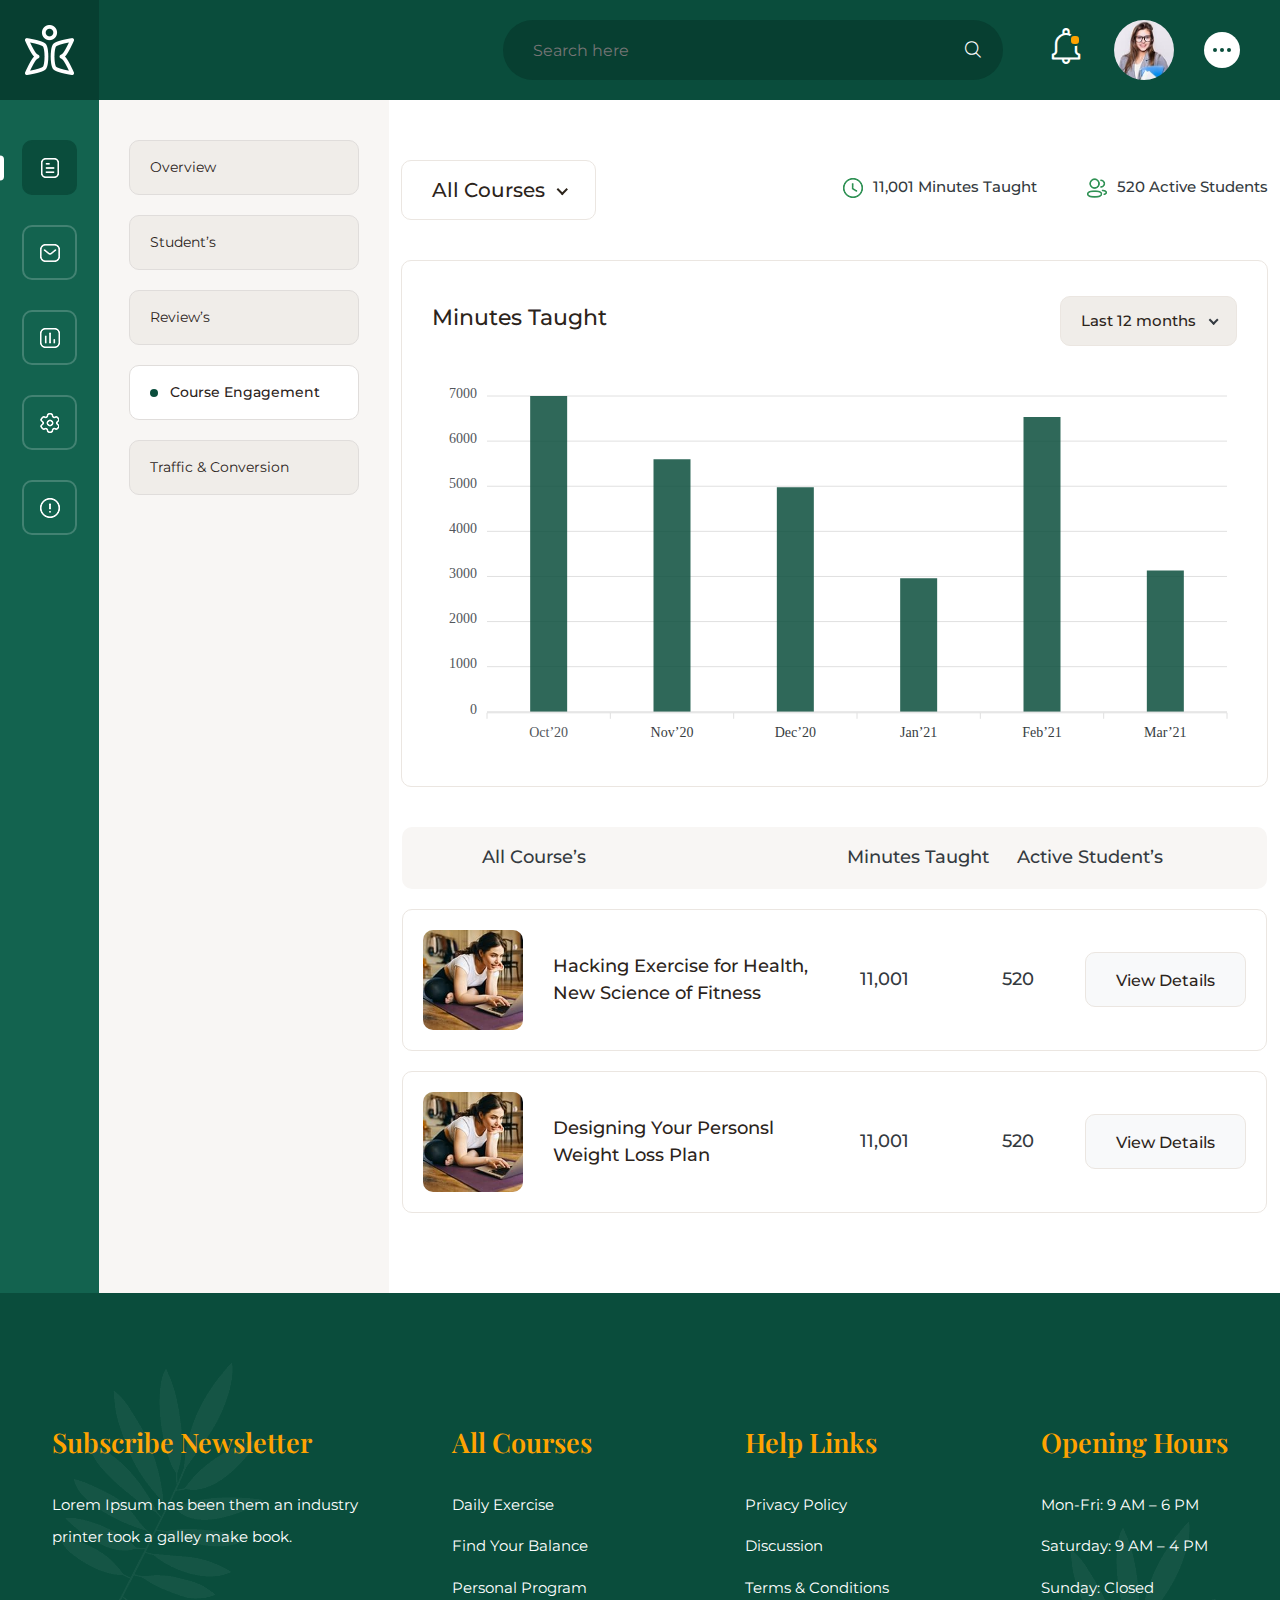
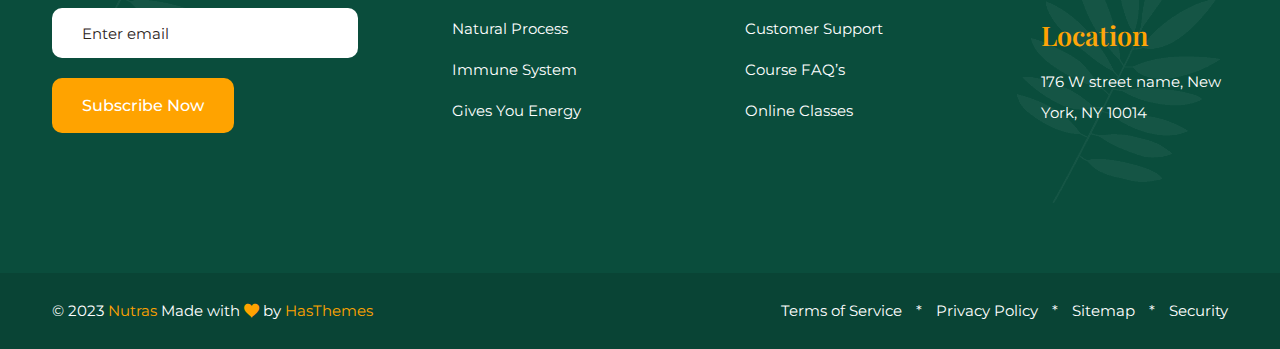
<file: engagement.html>
<!DOCTYPE html>
<html lang="en">

<head>
    <meta charset="utf-8">
    <meta http-equiv="x-ua-compatible" content="ie=edge">
    <title>Nutras Fitness & Nutrition Bootstrap 5 Template</title>
    <meta name="robots" content="noindex, follow" />
    <meta name="description" content="">
    <meta name="viewport" content="width=device-width, initial-scale=1, shrink-to-fit=no">
    <!-- Favicon -->
    <link rel="shortcut icon" type="image/x-icon" href="assets/images/favicon.ico">

    <!-- CSS
	============================================ -->

    <!-- Icon Font CSS -->
    <link rel="stylesheet" href="assets/css/plugins/icofont.min.css">
    <link rel="stylesheet" href="assets/css/plugins/flaticon.css">
    <link rel="stylesheet" href="assets/css/plugins/font-awesome.min.css">

    <!-- Plugins CSS -->
    <link rel="stylesheet" href="assets/css/plugins/bootstrap.min.css">
    <link rel="stylesheet" href="assets/css/plugins/animate.min.css">
    <link rel="stylesheet" href="assets/css/plugins/swiper-bundle.min.css">
    <link rel="stylesheet" href="assets/css/plugins/magnific-popup.css">
    <link rel="stylesheet" href="assets/css/plugins/nice-select.css">

    <!-- Main Style CSS -->
    <link rel="stylesheet" href="assets/css/style.css">

</head>

<body>

    <div class="main-wrapper">

        <!-- Login Header Start -->
        <div class="section login-header">
            <!-- Login Header Wrapper Start -->
            <div class="login-header-wrapper navbar navbar-expand">

                <!-- Header Logo Start -->
                <div class="login-header-logo">
                    <a href="index.html"><img src="assets/images/logo-icon.png" alt="Logo"></a>
                </div>
                <!-- Header Logo End -->

                <!-- Header Search Start -->
                <div class="login-header-search dropdown">
                    <button class="search-toggle" data-bs-toggle="dropdown"><i class="icofont-search"></i></button>

                    <div class="search-input dropdown-menu">
                        <form action="#">
                            <input type="text" placeholder="Search here">
                        </form>
                    </div>

                </div>
                <!-- Header Search End -->

                <!-- Header Action Start -->
                <div class="login-header-action ml-auto">

                    <div class="dropdown">
                        <button class="action notification" data-bs-toggle="dropdown">
                            <i class="flaticon-notification"></i>
                            <span class="active"></span>
                        </button>
                        <div class="dropdown-menu dropdown-notification">
                            <ul class="notification-items-list">
                                <li class="notification-item">
                                    <span class="notify-icon bg-success text-white"><i class="icofont-ui-user"></i></span>
                                    <div class="dropdown-body">
                                        <a href="#">
                                            <p><strong>Martin</strong> has added a <strong>customer</strong> Successfully
                                            </p>
                                        </a>
                                    </div>
                                    <span class="notify-time">3:20 am</span>
                                </li>
                                <li class="notification-item">
                                    <span class="notify-icon bg-success text-white"><i class="icofont-shopping-cart"></i></span>
                                    <div class="dropdown-body">
                                        <a href="#">
                                            <p><strong>Jennifer</strong> purchased Light Dashboard 2.0.</p>
                                        </a>
                                    </div>
                                    <span class="notify-time">3:20 am</span>
                                </li>
                                <li class="notification-item">
                                    <span class="notify-icon bg-danger text-white"><i class="icofont-book-mark"></i></span>
                                    <div class="dropdown-body">
                                        <a href="#">
                                            <p><strong>Robin</strong> marked a <strong>ticket</strong> as unsolved.
                                            </p>
                                        </a>
                                    </div>
                                    <span class="notify-time">3:20 am</span>
                                </li>
                                <li class="notification-item">
                                    <span class="notify-icon bg-success text-white"><i class="icofont-heart-alt"></i></span>
                                    <div class="dropdown-body">
                                        <a href="#">
                                            <p><strong>David</strong> purchased Light Dashboard 1.0.</p>
                                        </a>
                                    </div>
                                    <span class="notify-time">3:20 am</span>
                                </li>
                                <li class="notification-item">
                                    <span class="notify-icon bg-success text-white"><i class="icofont-image"></i></span>
                                    <div class="dropdown-body">
                                        <a href="#">
                                            <p><strong> James.</strong> has added a<strong>customer</strong> Successfully
                                            </p>
                                        </a>
                                    </div>
                                    <span class="notify-time">3:20 am</span>
                                </li>
                            </ul>
                            <a class="all-notification" href="#">See all notifications <i class="icofont-simple-right"></i></a>
                        </div>
                    </div>

                    <a class="action author" href="#">
                        <img src="assets/images/author/author-07.jpg" alt="Author">
                    </a>

                    <div class="dropdown">
                        <button class="action more" data-bs-toggle="dropdown">
                            <span></span>
                            <span></span>
                            <span></span>
                        </button>
                        <ul class="dropdown-menu">
                            <li><a class="" href="#"><i class="icofont-user"></i> Profile</a></li>
                            <li><a class="" href="#"><i class="icofont-inbox"></i> Inbox</a></li>
                            <li><a class="" href="#"><i class="icofont-logout"></i> Sign Out</a></li>
                        </ul>
                    </div>
                </div>
                <!-- Header Action End -->

            </div>
            <!-- Login Header Wrapper End -->
        </div>
        <!-- Login Header End -->

        <!-- Courses Admin Start -->
        <div class="section overflow-hidden position-relative" id="wrapper">

            <!-- Sidebar Wrapper Start -->
            <div class="sidebar-wrapper">
                <div class="menu-list">
                    <a class="active" href="courses-admin.html"><img src="assets/images/menu-icon/icon-1.png" alt="Icon"></a>
                    <a href="messages.html"><img src="assets/images/menu-icon/icon-2.png" alt="Icon"></a>
                    <a href="overview.html"><img src="assets/images/menu-icon/icon-3.png" alt="Icon"></a>
                    <a href="engagement.html"><img src="assets/images/menu-icon/icon-4.png" alt="Icon"></a>
                    <a href="traffic-conversion.html"><img src="assets/images/menu-icon/icon-5.png" alt="Icon"></a>
                </div>
            </div>
            <!-- Sidebar Wrapper End -->

            <div class="page-content-wrapper py-0">

                <!-- Admin Tab Menu Start -->
                <div class="nav flex-column nav-pills admin-tab-menu">
                    <a href="overview.html">Overview</a>
                    <a href="students.html">Student’s</a>
                    <a href="reviews.html">Review’s</a>
                    <a href="engagement.html" class="active">Course Engagement</a>
                    <a href="traffic-conversion.html">Traffic & Conversion</a>
                </div>
                <!-- Admin Tab Menu End -->

                <!-- Page Content Wrapper Start -->
                <div class="main-content-wrapper">
                    <div class="container-fluid">

                        <!-- Engagement Top Start -->
                        <div class="admin-top-bar">
                            <div class="courses-select">
                                <select>
                                    <option data-display="All Courses">All Courses</option>
                                    <option value="1">option</option>
                                    <option value="2">option</option>
                                    <option value="3">option</option>
                                    <option value="4">Potato</option>
                                </select>
                            </div>

                            <div class="engagement-meta">
                                <p class="meta"><img src="assets/images/icon/icon-1.png" alt="Icon"> 11,001 Minutes Taught</p>
                                <p class="meta"><img src="assets/images/icon/icon-2.png" alt="Icon"> 520 Active Students</p>
                            </div>
                        </div>
                        <!-- Engagement Top End -->

                        <!-- Graph Top Start -->
                        <div class="graph">
                            <div class="graph-title">
                                <h4 class="title">Minutes Taught</h4>

                                <div class="months-select">
                                    <select>
                                        <option data-display="Last 12 months">Last 12 months</option>
                                        <option value="1">Last 6 months</option>
                                        <option value="1">Last 3 months</option>
                                        <option value="1">Last 2 months</option>
                                        <option value="1">Last 1 months</option>
                                        <option value="1">Last 1 week</option>
                                    </select>
                                </div>
                            </div>

                            <div class="graph-content">
                                <div id="uniqueVisits"></div>
                            </div>
                        </div>
                        <!-- Graph Top End -->

                        <!-- Engagement Courses Start -->
                        <div class="engagement-courses">

                            <div class="courses-top">
                                <ul>
                                    <li>All Course’s</li>
                                    <li>Minutes Taught</li>
                                    <li>Active Student’s</li>
                                </ul>
                            </div>

                            <div class="courses-list">
                                <ul>
                                    <li>
                                        <div class="courses">
                                            <div class="thumb">
                                                <img src="assets/images/courses/admin-courses-01.jpg" alt="Courses">
                                            </div>
                                            <div class="content">
                                                <h4 class="title"><a href="#">Hacking Exercise for Health, New Science of Fitness </a></h4>
                                            </div>
                                        </div>
                                        <div class="taught">
                                            <span>11,001</span>
                                        </div>
                                        <div class="student">
                                            <span>520</span>
                                        </div>
                                        <div class="button">
                                            <a class="btn btn-light btn-hover-secondary" href="#">View Details</a>
                                        </div>
                                    </li>
                                    <li>
                                        <div class="courses">
                                            <div class="thumb">
                                                <img src="assets/images/courses/admin-courses-01.jpg" alt="Courses">
                                            </div>
                                            <div class="content">
                                                <h4 class="title"><a href="#">Designing Your Personsl Weight Loss Plan</a></h4>
                                            </div>
                                        </div>
                                        <div class="taught">
                                            <span>11,001</span>
                                        </div>
                                        <div class="student">
                                            <span>520</span>
                                        </div>
                                        <div class="button">
                                            <a class="btn btn-light btn-hover-secondary" href="#">View Details</a>
                                        </div>
                                    </li>
                                </ul>
                            </div>

                        </div>
                        <!-- Engagement Courses End -->

                    </div>
                </div>
                <!-- Page Content Wrapper End -->

            </div>

        </div>
        <!-- Courses Admin End -->

        <!-- Footer Start -->
        <div class="section footer-section">

            <!-- Footer Widget Section Start -->
            <div class="footer-widget-section section-padding">

                <img class="shape-01 animation-rotate" src="assets/images/shape/shape-9.png" alt="Shape">

                <div class="container">

                    <!-- Footer Widget Wrapper Start -->
                    <div class="footer-widget-wrapper">
                        <div class="row">
                            <div class="col-lg-4">

                                <!-- Footer Widget Start -->
                                <div class="footer-widget">
                                    <h3 class="footer-widget-title">Subscribe Newsletter</h3>

                                    <div class="widget-newsletter">
                                        <p>Lorem Ipsum has been them an industry printer took a galley make book.</p>

                                        <div class="newsletter-form">
                                            <form action="#">
                                                <input type="text" placeholder="Enter email">
                                                <button class="btn btn-primary btn-hover-white">Subscribe Now</button>
                                            </form>
                                        </div>
                                    </div>
                                </div>
                                <!-- Footer Widget End -->

                            </div>
                            <div class="col-lg-8">

                                <!-- Footer Widget Start -->
                                <div class="widget-wrapper">

                                    <!-- Footer Widget Start -->
                                    <div class="footer-widget">
                                        <h3 class="footer-widget-title">All Courses</h3>

                                        <ul class="widget-link">
                                            <li><a href="#">Daily Exercise</a></li>
                                            <li><a href="#">Find Your Balance</a></li>
                                            <li><a href="#">Personal Program</a></li>
                                            <li><a href="#">Natural Process</a></li>
                                            <li><a href="#">Immune System</a></li>
                                            <li><a href="#">Gives You Energy</a></li>
                                        </ul>
                                    </div>
                                    <!-- Footer Widget End -->

                                    <!-- Footer Widget Start -->
                                    <div class="footer-widget">
                                        <h3 class="footer-widget-title">Help Links</h3>

                                        <ul class="widget-link">
                                            <li><a href="#">Privacy Policy</a></li>
                                            <li><a href="#">Discussion</a></li>
                                            <li><a href="#">Terms & Conditions</a></li>
                                            <li><a href="#">Customer Support</a></li>
                                            <li><a href="#">Course FAQ’s</a></li>
                                            <li><a href="#">Online Classes</a></li>
                                        </ul>
                                    </div>
                                    <!-- Footer Widget End -->

                                    <!-- Footer Widget Start -->
                                    <div class="footer-widget">
                                        <h3 class="footer-widget-title">Opening Hours</h3>

                                        <ul class="widget-link">
                                            <li><a href="#">Mon-Fri: 9 AM – 6 PM</a></li>
                                            <li><a href="#">Saturday: 9 AM – 4 PM</a></li>
                                            <li><a href="#">Sunday: Closed</a></li>
                                        </ul>

                                        <div class="widget-location">
                                            <h3 class="footer-widget-title">Location</h3>

                                            <p>176 W street name, New <br> York, NY 10014</p>
                                        </div>
                                    </div>
                                    <!-- Footer Widget End -->

                                </div>
                                <!-- Footer Widget End -->

                            </div>
                        </div>
                    </div>
                    <!-- Footer Widget Wrapper End -->

                </div>

                <img class="shape-02 animation-rotate" src="assets/images/shape/shape-9.png" alt="Shape">

            </div>
            <!-- Footer Widget Section End -->

            <!-- Footer Copyright Section Start -->
            <div class="footer-copyright">
                <div class="container">

                    <!-- Copyright Wrapper Start -->
                    <div class="copyright-wrapper">

                        <div class="copyright-text">
                            <p>&copy; 2023 <span> Nutras </span> Made with <i class="icofont-heart-alt"></i> by <a href="https://hasthemes.com/" target="_blank">HasThemes</a></p>
                        </div>

                        <div class="copyright-link">
                            <a href="#">Terms of Service</a>
                            <a href="#">Privacy Policy</a>
                            <a href="#">Sitemap</a>
                            <a href="#">Security</a>
                        </div>

                    </div>
                    <!-- Copyright Wrapper End -->

                </div>
            </div>
            <!-- Footer Copyright Section End -->

        </div>
        <!-- Footer End -->

        <!--Back To Start-->
        <a href="#" class="back-to-top">
            <i class="icofont-simple-up"></i>
        </a>
        <!--Back To End-->

    </div>






    <!-- JS
    ============================================ -->

    <!-- Modernizer & jQuery JS -->
    <script src="assets/js/vendor/modernizr-3.11.2.min.js"></script>
    <script src="assets/js/vendor/jquery-3.5.1.min.js"></script>

    <!-- Bootstrap JS -->
    <script src="assets/js/plugins/popper.min.js"></script>
    <script src="assets/js/plugins/bootstrap.min.js"></script>

    <!-- Plugins JS -->
    <script src="assets/js/plugins/swiper-bundle.min.js"></script>
    <script src="assets/js/plugins/jquery.magnific-popup.min.js"></script>
    <script src="assets/js/plugins/jquery.nice-select.min.js"></script>
    <script src="assets/js/plugins/video-playlist.js"></script>
    <script src="assets/js/plugins/ajax-contact.js"></script>


    <!-- Main JS -->
    <script src="assets/js/main.js"></script>

    <!-- Charts JS -->
    <script src="assets/js/plugins/apexcharts.min.js"></script>
    <script src="assets/js/engagement.js"></script>
</body>

</html>
</file>
<file: assets/css/plugins/flaticon.css>
@font-face {
    font-family: "flaticon";
    src: url("../../fonts/flaticon.ttf?7bd489e997c1aef07fb65d046dd77e13") format("truetype"),
url("../../fonts/flaticon.woff?7bd489e997c1aef07fb65d046dd77e13") format("woff"),
url("../../fonts/flaticon.woff2?7bd489e997c1aef07fb65d046dd77e13") format("woff2"),
url("../../fonts/flaticon.eot?7bd489e997c1aef07fb65d046dd77e13#iefix") format("embedded-opentype"),
url("../../fonts/flaticon.svg?7bd489e997c1aef07fb65d046dd77e13#flaticon") format("svg");
}

i[class^="flaticon-"]:before, i[class*=" flaticon-"]:before {
    font-family: flaticon !important;
    font-style: normal;
    font-weight: normal !important;
    font-variant: normal;
    text-transform: none;
    line-height: 1;
    -webkit-font-smoothing: antialiased;
    -moz-osx-font-smoothing: grayscale;
}

.flaticon-computer:before {
    content: "\f101";
}
.flaticon-left-quote:before {
    content: "\f102";
}
.flaticon-lotus:before {
    content: "\f103";
}
.flaticon-lotus-flower:before {
    content: "\f104";
}
.flaticon-lunges:before {
    content: "\f105";
}
.flaticon-maps-and-flags:before {
    content: "\f106";
}
.flaticon-notification:before {
    content: "\f107";
}
</file>
<file: assets/css/plugins/nice-select.css>
.nice-select {
  -webkit-tap-highlight-color: transparent;
  background-color: #fff;
  border-radius: 5px;
  border: solid 1px #e8e8e8;
  box-sizing: border-box;
  clear: both;
  cursor: pointer;
  display: block;
  float: left;
  font-family: inherit;
  font-size: 14px;
  font-weight: normal;
  height: 42px;
  line-height: 40px;
  outline: none;
  padding-left: 18px;
  padding-right: 30px;
  position: relative;
  text-align: left !important;
  -webkit-transition: all 0.2s ease-in-out;
  transition: all 0.2s ease-in-out;
  -webkit-user-select: none;
     -moz-user-select: none;
      -ms-user-select: none;
          user-select: none;
  white-space: nowrap;
  width: auto; }
  .nice-select:hover {
    border-color: #dbdbdb; }
  .nice-select:active, .nice-select.open, .nice-select:focus {
    border-color: #999; }
  .nice-select:after {
    border-bottom: 2px solid #999;
    border-right: 2px solid #999;
    content: '';
    display: block;
    height: 5px;
    margin-top: -4px;
    pointer-events: none;
    position: absolute;
    right: 12px;
    top: 50%;
    -webkit-transform-origin: 66% 66%;
        -ms-transform-origin: 66% 66%;
            transform-origin: 66% 66%;
    -webkit-transform: rotate(45deg);
        -ms-transform: rotate(45deg);
            transform: rotate(45deg);
    -webkit-transition: all 0.15s ease-in-out;
    transition: all 0.15s ease-in-out;
    width: 5px; }
  .nice-select.open:after {
    -webkit-transform: rotate(-135deg);
        -ms-transform: rotate(-135deg);
            transform: rotate(-135deg); }
  .nice-select.open .list {
    opacity: 1;
    pointer-events: auto;
    -webkit-transform: scale(1) translateY(0);
        -ms-transform: scale(1) translateY(0);
            transform: scale(1) translateY(0); }
  .nice-select.disabled {
    border-color: #ededed;
    color: #999;
    pointer-events: none; }
    .nice-select.disabled:after {
      border-color: #cccccc; }
  .nice-select.wide {
    width: 100%; }
    .nice-select.wide .list {
      left: 0 !important;
      right: 0 !important; }
  .nice-select.right {
    float: right; }
    .nice-select.right .list {
      left: auto;
      right: 0; }
  .nice-select.small {
    font-size: 12px;
    height: 36px;
    line-height: 34px; }
    .nice-select.small:after {
      height: 4px;
      width: 4px; }
    .nice-select.small .option {
      line-height: 34px;
      min-height: 34px; }
  .nice-select .list {
    background-color: #fff;
    border-radius: 5px;
    box-shadow: 0 0 0 1px rgba(68, 68, 68, 0.11);
    box-sizing: border-box;
    margin-top: 4px;
    opacity: 0;
    overflow: hidden;
    padding: 0;
    pointer-events: none;
    position: absolute;
    top: 100%;
    left: 0;
    -webkit-transform-origin: 50% 0;
        -ms-transform-origin: 50% 0;
            transform-origin: 50% 0;
    -webkit-transform: scale(0.75) translateY(-21px);
        -ms-transform: scale(0.75) translateY(-21px);
            transform: scale(0.75) translateY(-21px);
    -webkit-transition: all 0.2s cubic-bezier(0.5, 0, 0, 1.25), opacity 0.15s ease-out;
    transition: all 0.2s cubic-bezier(0.5, 0, 0, 1.25), opacity 0.15s ease-out;
    z-index: 9; }
    .nice-select .list:hover .option:not(:hover) {
      background-color: transparent !important; }
  .nice-select .option {
    cursor: pointer;
    font-weight: 400;
    line-height: 40px;
    list-style: none;
    min-height: 40px;
    outline: none;
    padding-left: 18px;
    padding-right: 29px;
    text-align: left;
    -webkit-transition: all 0.2s;
    transition: all 0.2s; }
    .nice-select .option:hover, .nice-select .option.focus, .nice-select .option.selected.focus {
      background-color: #f6f6f6; }
    .nice-select .option.selected {
      font-weight: bold; }
    .nice-select .option.disabled {
      background-color: transparent;
      color: #999;
      cursor: default; }

.no-csspointerevents .nice-select .list {
  display: none; }

.no-csspointerevents .nice-select.open .list {
  display: block; }
</file>
<file: assets/css/style.css>
/*-----------------------------------------------------------------------------------

    Template Name: Nutras Fitness & Nutrition Bootstrap 5 Template
    Author: Hastech IT
    Version: 1.0

-----------------------------------------------------------------------------------

    CSS INDEX
    ===================

    01. Theme Default CSS
    02. Elements CSS
        2.1 - Blockquote CSS
        2.2 - Form CSS
        2.3 - Button CSS
        2.4 - Modal CSS
    03. Header CSS
        3.1 - Header Top CSS
        3.2 - Mobile Menu CSS
        3.3 - Login Header CSS
    04. Pages CSS (All Page Styles)
        4.1 - Slider CSS
        4.2 - Features CSS
        4.3 - About CSS
        4.4 - Courses CSS
        4.5 - Testimonial CSS
        4.6 - Brand CSS
        4.7 - Blog CSS
        4.8 - Download CSS
        4.9 - Page Banner CSS
        4.10 - Our Mission CSS
        4.11 - Instructor CSS
        4.12 - Courses Details CSS
        4.13 - Team CSS
        4.14 - Blog Details CSS
        4.15 - Registration & Login Form CSS
        4.16 - FAQ'S CSS
        4.17 - Error CSS
        4.18 - Contact CSS
        4.19 - Courses Enroll CSS
        4.20 - Courses Admin CSS
    05. Widget CSS
        5.1 - Sidebar Widget CSS
        5.2 - Footer Widget CSS
    07. Footer CSS



-----------------------------------------------------------------------------------*/
/*----------------------------------------*/
/*  01. Theme Default CSS
/*----------------------------------------*/
@import url("https://fonts.googleapis.com/css2?family=Playfair+Display:wght@400;500;600;700;800;900&display=swap");
@import url("https://fonts.googleapis.com/css2?family=Montserrat:ital,wght@0,300;0,400;0,500;0,600;0,700;0,800;0,900;1,300;1,400&display=swap");

/*-- Common Style --*/
*,
*::after,
*::before {
  -webkit-box-sizing: border-box;
  box-sizing: border-box;
  scroll-behavior: auto;
}

body {
  font-size: 15px;
  line-height: 1.75;
  font-weight: 400;
  font-family: "Montserrat", sans-serif;
  color: #52565b;
  outline: none;
  visibility: visible;
  overflow-X: hidden;
  -webkit-font-smoothing: antialiased;
  -moz-osx-font-smoothing: grayscale;
  color: "";
}

body[dir=rtl] {
  text-align: right;
}

h1,
h2,
h3,
h4,
h5,
h6 {
  font-family: "Playfair Display", serif;
  color: #2c241b;
  font-weight: 0;
  line-height: 1.1;
  margin-bottom: 0;
}

h1 {
  font-size: 36px;
}

@media only screen and (max-width: 767px) {
  h1 {
    font-size: 30px;
  }
}

h2 {
  font-size: 30px;
}

@media only screen and (max-width: 767px) {
  h2 {
    font-size: 24px;
  }
}

h3 {
  font-size: 24px;
}

@media only screen and (max-width: 767px) {
  h3 {
    font-size: 20px;
  }
}

h4 {
  font-size: 18px;
}

h5 {
  font-size: 16px;
}

h6 {
  font-size: 14px;
}

p {
  margin-bottom: 0;
}

a,
button {
  color: inherit;
  display: inline-block;
  line-height: inherit;
  text-decoration: none;
  cursor: pointer;
}

a,
button,
img,
input {
  -webkit-transition: all 0.3s linear;
  transition: all 0.3s linear;
  outline: 0;
}

a:focus,
button:focus,
img:focus,
input:focus {
  outline: 0;
}

a:focus {
  color: inherit;
  outline: none;
  text-decoration: none;
}

a:hover {
  text-decoration: none;
  color: #ffa300;
}

ul,
ol {
  padding: 0;
  list-style: none;
  margin: 0;
}

button,
input[type=submit] {
  cursor: pointer;
}

img {
  max-width: 100%;
}

input::-webkit-input-placeholder,
textarea::-webkit-input-placeholder {
  opacity: 1;
}

input:-moz-placeholder,
textarea:-moz-placeholder {
  opacity: 1;
}

input::-moz-placeholder,
textarea::-moz-placeholder {
  opacity: 1;
}

input:-ms-input-placeholder,
textarea:-ms-input-placeholder {
  opacity: 1;
}

/*-- Common Classes --*/
.section,
.main-wrapper {
  float: left;
  width: 100%;
}

@media only screen and (min-width: 1200px) {
  .container {
    max-width: 1200px;
  }
}

/*--Tab Content & Pane Fix--*/
.tab-content {
  width: 100%;
}

.tab-content .tab-pane {
  display: block;
  height: 0;
  max-width: 100%;
  visibility: hidden;
  overflow: hidden;
  opacity: 0;
}

.tab-content .tab-pane.active {
  height: auto;
  visibility: visible;
  opacity: 1;
  overflow: visible;
}

/*--Section Spacing--*/
.section-padding {
  padding-top: 140px;
  padding-bottom: 140px;
}

@media only screen and (min-width: 992px) and (max-width: 1199px) {
  .section-padding {
    padding-top: 100px;
    padding-bottom: 100px;
  }
}

@media only screen and (min-width: 768px) and (max-width: 991px) {
  .section-padding {
    padding-top: 80px;
    padding-bottom: 80px;
  }
}

@media only screen and (max-width: 767px) {
  .section-padding {
    padding-top: 60px;
    padding-bottom: 60px;
  }
}

.section-padding-02 {
  padding-top: 140px;
}

@media only screen and (min-width: 992px) and (max-width: 1199px) {
  .section-padding-02 {
    padding-top: 100px;
  }
}

@media only screen and (min-width: 768px) and (max-width: 991px) {
  .section-padding-02 {
    padding-top: 80px;
  }
}

@media only screen and (max-width: 767px) {
  .section-padding-02 {
    padding-top: 60px;
  }
}

/*-- Background Color --*/
.bg-grey {
  background-color: #f8f6f4;
}

/*-- Section Title --*/
.section-title {
  text-align: center;
  position: relative;
  z-index: 1;
  padding: 25px 0;
}

@media only screen and (max-width: 767px) {
  .section-title {
    padding: 44px 0;
  }
}

.section-title::before {
  position: absolute;
  content: "";
  background-image: url(../images/shape/shape-3.png);
  background-position: center center;
  background-repeat: no-repeat;
  background-size: contain;
  width: 120px;
  height: 166px;
  top: 50%;
  left: 50%;
  -webkit-transform: translate(-50%, -50%);
  transform: translate(-50%, -50%);
  z-index: -1;
}

.section-title .sub-title {
  font-family: "Montserrat", sans-serif;
  font-size: 14px;
  font-weight: 700;
  color: #0a4d3c;
  text-transform: uppercase;
  letter-spacing: 1px;
}

@media only screen and (max-width: 767px) {
  .section-title .sub-title {
    font-size: 13px;
  }
}

.section-title .main-title {
  font-size: 57px;
  margin-top: 23px;
  line-height: 1.1;
}

@media only screen and (max-width: 767px) {
  .section-title .main-title {
    font-size: 36px;
  }
}

@media only screen and (max-width: 575px) {
  .section-title .main-title {
    font-size: 24px;
  }
}

.section-title p {
  color: #50605c;
  font-weight: 500;
  font-size: 19px;
  margin-top: 22px;
}

@media only screen and (max-width: 767px) {
  .section-title p {
    font-size: 16px;
  }
}

.section-title.section-title-white::before {
  background-image: url(../images/shape/shape-4.png);
}

.section-title.section-title-white .sub-title {
  color: #fea200;
}

.section-title.section-title-white .main-title {
  color: #fff;
}

.section-title.shape-none {
  padding: 0;
}

.section-title.shape-none::before {
  display: none;
}

/* Overlay */
.overlay {
  position: fixed;
  top: 0;
  left: 0;
  width: 100%;
  height: 100%;
  background-color: #000;
  opacity: 0;
  visibility: hidden;
  z-index: 99;
  -webkit-transition: all 0.3s linear;
  transition: all 0.3s linear;
}

.overlay.open {
  opacity: 0.7;
  visibility: visible;
}

/* Header */
/* Follow Us Button Styling */
.follow-us-wrapper {
  position: relative;
  display: inline-block;
}

.follow-us-btn {
  text-decoration: none;
  position: relative;
  z-index: 1;
}

/* Social Icons Styling */
.social-icons {
  position: absolute;
  top: 100%;
  /* Position below the button */
  left: 50%;
  transform: translateX(-50%);
  display: flex;
  gap: 10px;
  /* Space between icons */
  opacity: 0;
  visibility: hidden;
  transition: all 0.3s ease;
  z-index: 0;
}

.social-icon {
  text-decoration: none;
  padding: 5px;
  font-size: 16px;
  background-color: #f1ece7;
  border-radius: 50%;
  display: flex;
  align-items: center;
  justify-content: center;
  width: 35px;
  height: 35px;
}

/* Hover Effect */
.follow-us-wrapper:hover .social-icons {
  opacity: 1;
  visibility: visible;
  top: 120%;
  /* Adjust spacing between button and icons */
}

.follow-us-wrapper:hover .follow-us-btn {
  z-index: 1;
}

/* Services Section Styles */
#services {
  margin: 2.5rem;
}

.section-header {
  text-align: center;
  margin-bottom: 40px;
}

.section-header h1 {
  font-size: 36px;
  color: #2c241b;
}

.section-header p {
  font-size: 16px;
  color: #52565b;
}

.services-list {
  display: grid;
  grid-template-columns: repeat(auto-fit, minmax(300px, 1fr));
  gap: 30px;
}

.service-item {
  background-color: #f9f9f9;
  padding: 20px;
  border-radius: 8px;
  box-shadow: 0 4px 6px rgba(0, 0, 0, 0.1);
  text-align: center;
  transition: transform 0.3s ease;
}

.service-item h2 {
  font-size: 24px;
  margin-bottom: 15px;
  color: #2c241b;
}

.service-item p {
  font-size: 14px;
  color: #52565b;
  line-height: 1.6;
}

.service-item:hover {
  transform: translateY(-5px);
}

/* Philosophy Page Styles */
.section-header {
  text-align: center;
  margin-bottom: 50px;
}

.section-header h1 {
  font-size: 36px;
  font-weight: 600;
  color: #2c241b;
}

.section-header p {
  font-size: 16px;
  color: #52565b;
  max-width: 600px;
  margin: 0 auto;
  line-height: 1.8;
}

.philosophy-content {
  display: grid;
  grid-template-columns: repeat(auto-fit, minmax(300px, 1fr));
  gap: 30px;
}

.philosophy-item {
  display: flex;
  flex-direction: column;
  align-items: center;
  background-color: #f9f9f9;
  padding: 25px;
  border-radius: 10px;
  box-shadow: 0 4px 8px rgba(0, 0, 0, 0.1);
  text-align: center;
}

.philosophy-image img {
  max-width: 100%;
  border-radius: 10px;
  margin-bottom: 15px;
}

.philosophy-text h2 {
  font-size: 24px;
  margin-bottom: 15px;
  color: #2c241b;
  font-weight: 600;
}

.philosophy-text p {
  font-size: 14px;
  color: #52565b;
  line-height: 1.6;
}

/* Responsive Adjustments */
@media only screen and (max-width: 767px) {
  .philosophy-content {
    grid-template-columns: 1fr;
  }
}

/* Page Pagination */
.page-pagination {
  padding-top: 60px;
}

.page-pagination .pagination li {
  margin-right: 12px;
}

.page-pagination .pagination li:last-child {
  margin-right: 0;
}

.page-pagination .pagination li a {
  width: 60px;
  height: 60px;
  line-height: 60px;
  text-align: center;
  font-size: 15px;
  font-weight: 500;
  color: #2c241b;
  display: block;
  -webkit-transform: all 0.3s linear;
  transform: all 0.3s linear;
  border-radius: 2px;
  background-color: #f8f6f4;
}

@media only screen and (max-width: 575px) {
  .page-pagination .pagination li a {
    width: 40px;
    height: 40px;
    line-height: 40px;
    font-size: 14px;
  }
}

.page-pagination .pagination li a.active,
.page-pagination .pagination li a:hover {
  color: #fff;
  background-color: #0a4d3c;
}

/* Custom Animation */
.animation-left {
  -webkit-animation: left 5s linear 0s infinite normal forwards;
  animation: left 5s linear 0s infinite normal forwards;
}

@-webkit-keyframes left {
  0% {
    -webkit-transform: translateX(0);
    transform: translateX(0);
  }

  50% {
    -webkit-transform: translateX(-40px);
    transform: translateX(-40px);
  }

  100% {
    -webkit-transform: translateX(0);
    transform: translateX(0);
  }
}

@keyframes left {
  0% {
    -webkit-transform: translateX(0);
    transform: translateX(0);
  }

  50% {
    -webkit-transform: translateX(-40px);
    transform: translateX(-40px);
  }

  100% {
    -webkit-transform: translateX(0);
    transform: translateX(0);
  }
}

.animation-right {
  -webkit-animation: right 5s linear 0s infinite normal forwards;
  animation: right 5s linear 0s infinite normal forwards;
}

@-webkit-keyframes right {
  0% {
    -webkit-transform: translateX(0);
    transform: translateX(0);
  }

  50% {
    -webkit-transform: translateX(40px);
    transform: translateX(40px);
  }

  100% {
    -webkit-transform: translateX(0);
    transform: translateX(0);
  }
}

@keyframes right {
  0% {
    -webkit-transform: translateX(0);
    transform: translateX(0);
  }

  50% {
    -webkit-transform: translateX(40px);
    transform: translateX(40px);
  }

  100% {
    -webkit-transform: translateX(0);
    transform: translateX(0);
  }
}

.animation-up {
  -webkit-animation: up 5s linear 0s infinite normal forwards;
  animation: up 5s linear 0s infinite normal forwards;
}

@-webkit-keyframes up {
  0% {
    -webkit-transform: translateY(0);
    transform: translateY(0);
  }

  50% {
    -webkit-transform: translateY(-40px);
    transform: translateY(-40px);
  }

  100% {
    -webkit-transform: translateY(0);
    transform: translateY(0);
  }
}

@keyframes up {
  0% {
    -webkit-transform: translateY(0);
    transform: translateY(0);
  }

  50% {
    -webkit-transform: translateY(-40px);
    transform: translateY(-40px);
  }

  100% {
    -webkit-transform: translateY(0);
    transform: translateY(0);
  }
}

.animation-down {
  -webkit-animation: down 5s linear 0s infinite normal forwards;
  animation: down 5s linear 0s infinite normal forwards;
}

@-webkit-keyframes down {
  0% {
    -webkit-transform: translateY(0);
    transform: translateY(0);
  }

  50% {
    -webkit-transform: translateY(40px);
    transform: translateY(40px);
  }

  100% {
    -webkit-transform: translateY(0);
    transform: translateY(0);
  }
}

@keyframes down {
  0% {
    -webkit-transform: translateY(0);
    transform: translateY(0);
  }

  50% {
    -webkit-transform: translateY(40px);
    transform: translateY(40px);
  }

  100% {
    -webkit-transform: translateY(0);
    transform: translateY(0);
  }
}

.animation-rotate {
  -webkit-animation: rotate 5s linear 0s infinite normal forwards;
  animation: rotate 5s linear 0s infinite normal forwards;
}

@-webkit-keyframes rotate {
  0% {
    -webkit-transform: rotate(0deg);
    transform: rotate(0deg);
  }

  50% {
    -webkit-transform: rotate(-15deg);
    transform: rotate(-15deg);
  }

  100% {
    -webkit-transform: rotate(0deg);
    transform: rotate(0deg);
  }
}

@keyframes rotate {
  0% {
    -webkit-transform: rotate(0deg);
    transform: rotate(0deg);
  }

  50% {
    -webkit-transform: rotate(-15deg);
    transform: rotate(-15deg);
  }

  100% {
    -webkit-transform: rotate(0deg);
    transform: rotate(0deg);
  }
}

/*----------------------------------------*/
/*  02. Elements CSS
/*----------------------------------------*/
/*--
/*  2.1 - Blockquote CSS
/*----------------------------------------*/
blockquote {
  background-color: #ffa300;
  text-align: center;
  padding: 40px 50px;
  position: relative;
  z-index: 1;
  overflow: hidden;
}

@media only screen and (max-width: 575px) {
  blockquote {
    padding: 20px 25px;
  }
}

blockquote:not(:first-child) {
  margin-top: 25px;
}

blockquote:not(:last-child) {
  margin-bottom: 25px;
}

blockquote i {
  position: absolute;
  top: 50%;
  left: 50%;
  -webkit-transform: translate(-50%, -50%);
  transform: translate(-50%, -50%);
  font-size: 150px;
  line-height: 1;
  color: #fff;
  opacity: 0.1;
  z-index: -1;
}

blockquote p {
  display: inline;
  font-size: 20px !important;
  font-style: italic;
  font-family: "Playfair Display", serif;
  color: #fff !important;
  line-height: 1.35;
  font-weight: 500;
}

@media only screen and (max-width: 575px) {
  blockquote p {
    font-size: 18px !important;
  }
}

blockquote .shape {
  position: absolute;
  bottom: -150px;
  left: -45px;
  z-index: -1;
}

/*--
/*  2.2 - Form CSS
/*----------------------------------------*/
label {
  display: block;
  line-height: 1;
  margin-bottom: 10px;
  font-weight: 400;
  text-transform: capitalize;
}

/*Input Field & Select*/
input:not([type=submit]):not([type=checkbox]):not([type=radio]):not([type=file]),
textarea {
  -webkit-box-shadow: none;
  box-shadow: none;
  color: #999999;
  border-radius: 2px;
  margin-bottom: 0;
  padding: 10px 25px;
  max-width: 100%;
  width: 100%;
  font-size: 15px;
  line-height: 30px;
  font-weight: 400;
  border: 1px solid rgba(10, 77, 60, 0.2);
  margin-top: 20px;
  -webkit-transition: all 0.3s linear;
  transition: all 0.3s linear;
  background-color: #fff;
}

input:not([type=submit]):not([type=checkbox]):not([type=radio]):not([type=file]):focus,
textarea:focus {
  outline: none;
  border-color: #0a4d3c;
}

textarea {
  height: 280px;
  resize: none;
}

select {
  -webkit-appearance: none;
  -moz-appearance: none;
  appearance: none;
  background-position: calc(100% - 25px) 50%;
  background-repeat: no-repeat;
  font-family: "Montserrat", sans-serif;
  width: 100%;
  border: none;
  background-color: #f7f7f7;
  line-height: 24px;
  font-weight: 300;
  height: 50px;
  padding: 10px 44px 10px 21px;
  color: #52565b;
  border-radius: 0;
  max-width: 500px;
}

.reviews-rating {
  margin-top: 15px;
}

.reviews-rating label {
  display: block;
  font-size: 14px;
  font-weight: 400;
  color: #52565b;
  margin-bottom: 0;
}

.reviews-rating .rating {
  display: -webkit-box;
  display: -ms-flexbox;
  display: flex;
  margin-top: 5px;
}

.reviews-rating .rating li {
  font-size: 16px;
  color: #d0d0d0;
  margin: 0 2px;
  cursor: pointer;
}

.reviews-rating .rating li i {
  -webkit-transition: all 0.3s linear;
  transition: all 0.3s linear;
}

.reviews-rating .rating li i.star,
.reviews-rating .rating li i.hover {
  color: #ffba00;
}

/*--
/*  2.3 - Button CSS
/*----------------------------------------*/
.btn-wrap {
  display: -webkit-box;
  display: -ms-flexbox;
  display: flex;
  -ms-flex-wrap: wrap;
  flex-wrap: wrap;
  margin: -5px;
}

.btn-wrap .btn {
  margin: 5px;
}

.btn {
  display: inline-block;
  position: relative;
  overflow: hidden;
  background-color: transparent;
  border-color: transparent;
  color: #52565b;
  text-transform: capitalize;
  font-size: 16px;
  font-weight: 500;
  padding: 0 40px;
  line-height: 55px;
  height: 55px;
  border-width: 0px;
  border-style: solid;
  -webkit-box-shadow: none;
  box-shadow: none;
  -webkit-transition: all 0.3s ease 0s;
  transition: all 0.3s ease 0s;
  cursor: pointer;
  border-radius: 50px;
}

.btn:active,
.btn:focus {
  -webkit-box-shadow: none !important;
  box-shadow: none !important;
}

@media only screen and (min-width: 768px) and (max-width: 991px),
only screen and (max-width: 767px) {
  .btn:not([type=submit]) {
    font-size: 14px;
    height: 45px;
    line-height: 45px;
    padding: 0 30px;
  }
}

@media only screen and (max-width: 575px) {
  .btn:not([type=submit]) {
    height: 40px;
    line-height: 40px;
    padding: 0 20px;
    font-size: 14px;
  }
}

.btn-group {
  display: -webkit-inline-box;
  display: -ms-inline-flexbox;
  display: inline-flex;
  -ms-flex-wrap: wrap;
  flex-wrap: wrap;
}

.btn-group .btn {
  border-radius: 0;
}

.btn-group .btn:first-child {
  border-radius: 4px 0 0 4px;
}

.btn-group .btn:last-child {
  border-radius: 0 4px 4px 0;
}

.btn-round {
  border-radius: 100px;
}

.btn-square {
  border-radius: 0;
}

[class*=btn-icon-] i {
  position: absolute;
  top: 0;
  width: 60px;
  height: 60px;
  line-height: 28px;
  text-align: center;
  padding: 15px;
  background-color: rgba(0, 0, 0, 0.1);
}

.btn-icon-left {
  padding-left: 69px;
}

.btn-icon-left i {
  left: 0;
  right: auto;
}

.btn-icon-right {
  padding-right: 69px;
}

.btn-icon-right i {
  left: auto;
  right: 0;
}

.btn-box {
  width: 50px;
  padding: 10px;
  text-align: center;
  -webkit-box-flex: 1;
  -ms-flex: 1 0 50px;
  flex: 1 0 50px;
}

.btn-box i {
  display: block;
  line-height: 24px;
}

.btn-primary {
  background-color: #ffa300;
  border-color: #ffa300;
  color: #fff;
}

.btn-primary:focus,
.btn-primary:active,
.btn-primary:hover {
  background-color: #ffa300;
  border-color: #ffa300;
  color: #fff;
}

.btn-secondary {
  background-color: #0a4d3c;
  border-color: #0a4d3c;
  color: #fff;
}

.btn-secondary:focus,
.btn-secondary:active,
.btn-secondary:hover {
  background-color: #0a4d3c;
  border-color: #0a4d3c;
  color: #fff;
}

.btn-success {
  background-color: #4CAF50;
  border-color: #4CAF50;
  color: #fff;
}

.btn-success:focus,
.btn-success:active,
.btn-success:hover {
  background-color: #4CAF50;
  border-color: #4CAF50;
  color: #fff;
}

.btn-danger {
  background-color: #F44336;
  border-color: #F44336;
  color: #fff;
}

.btn-danger:focus,
.btn-danger:active,
.btn-danger:hover {
  background-color: #F44336;
  border-color: #F44336;
  color: #fff;
}

.btn-warning {
  background-color: #FFC107;
  border-color: #FFC107;
  color: #2c241b;
}

.btn-warning:focus,
.btn-warning:active,
.btn-warning:hover {
  background-color: #FFC107;
  border-color: #FFC107;
  color: #2c241b;
}

.btn-info {
  background-color: #17a2b8;
  border-color: #17a2b8;
  color: #fff;
}

.btn-info:focus,
.btn-info:active,
.btn-info:hover {
  background-color: #17a2b8;
  border-color: #17a2b8;
  color: #fff;
}

.btn-light {
  background-color: #f8f9fa;
  border-color: #f8f9fa;
  color: #2c241b;
}

.btn-light:focus,
.btn-light:active,
.btn-light:hover {
  background-color: #f8f9fa;
  border-color: #f8f9fa;
  color: #2c241b;
}

.btn-dark {
  background-color: #343a40;
  border-color: #343a40;
  color: #fff;
}

.btn-dark:focus,
.btn-dark:active,
.btn-dark:hover {
  background-color: #343a40;
  border-color: #343a40;
  color: #fff;
}

.btn-white {
  background-color: #fff;
  border-color: #fff;
  color: #343a40;
}

.btn-white:focus,
.btn-white:active,
.btn-white:hover {
  background-color: #fff;
  border-color: #fff;
  color: #343a40;
}

.btn-hover-primary:hover {
  background-color: #ffa300;
  border-color: #ffa300;
  color: #fff;
}

.btn-hover-secondary:hover {
  background-color: #0a4d3c;
  border-color: #0a4d3c;
  color: #fff;
}

.btn-hover-success:hover {
  background-color: #4CAF50;
  border-color: #4CAF50;
  color: #fff;
}

.btn-hover-danger:hover {
  background-color: #F44336;
  border-color: #F44336;
  color: #fff;
}

.btn-hover-warning:hover {
  background-color: #FFC107;
  border-color: #FFC107;
  color: #2c241b;
}

.btn-hover-info:hover {
  background-color: #17a2b8;
  border-color: #17a2b8;
  color: #fff;
}

.btn-hover-light:hover {
  background-color: #f8f9fa;
  border-color: #f8f9fa;
  color: #2c241b;
}

.btn-hover-dark:hover {
  background-color: #343a40;
  border-color: #343a40;
  color: #fff;
}

.btn-hover-white:hover {
  background-color: #fff;
  border-color: #fff;
  color: #343a40;
}

.btn-android {
  background-color: #7AC157;
  border-color: #7AC157;
  color: #fff;
}

.btn-android:hover {
  background-color: #6bba45;
  border-color: #6bba45;
}

.btn-apple {
  background-color: #B8B8B8;
  border-color: #B8B8B8;
  color: #fff;
}

.btn-apple:hover {
  background-color: #ababab;
  border-color: #ababab;
}

.btn-behance {
  background-color: #1869FF;
  border-color: #1869FF;
  color: #fff;
}

.btn-behance:hover {
  background-color: #0059fe;
  border-color: #0059fe;
}

.btn-codepen {
  background-color: #000;
  border-color: #000;
  color: #fff;
}

.btn-codepen:hover {
  background-color: black;
  border-color: black;
}

.btn-dribbble {
  background-color: #EA4C8A;
  border-color: #EA4C8A;
  color: #fff;
}

.btn-dribbble:hover {
  background-color: #e7357b;
  border-color: #e7357b;
}

.btn-dropbox {
  background-color: #007EE5;
  border-color: #007EE5;
  color: #fff;
}

.btn-dropbox:hover {
  background-color: #0070cc;
  border-color: #0070cc;
}

.btn-evernote {
  background-color: #78D525;
  border-color: #78D525;
  color: #fff;
}

.btn-evernote:hover {
  background-color: #6cbf21;
  border-color: #6cbf21;
}

.btn-facebook {
  background-color: #4867AA;
  border-color: #4867AA;
  color: #fff;
}

.btn-facebook:hover {
  background-color: #405c98;
  border-color: #405c98;
}

.btn-github {
  background-color: #313131;
  border-color: #313131;
  color: #fff;
}

.btn-github:hover {
  background-color: #242424;
  border-color: #242424;
}

.btn-google-drive {
  background-color: #1DA462;
  border-color: #1DA462;
  color: #fff;
}

.btn-google-drive:hover {
  background-color: #198e55;
  border-color: #198e55;
}

.btn-google-earth {
  background-color: #4285F4;
  border-color: #4285F4;
  color: #fff;
}

.btn-google-earth:hover {
  background-color: #2a75f3;
  border-color: #2a75f3;
}

.btn-google-glass {
  background-color: #EA4335;
  border-color: #EA4335;
  color: #fff;
}

.btn-google-glass:hover {
  background-color: #e82e1e;
  border-color: #e82e1e;
}

.btn-google-maps {
  background-color: #5083C3;
  border-color: #5083C3;
  color: #fff;
}

.btn-google-maps:hover {
  background-color: #4076ba;
  border-color: #4076ba;
}

.btn-google-play {
  background-color: #01B9FD;
  border-color: #01B9FD;
  color: #fff;
}

.btn-google-play:hover {
  background-color: #01a6e4;
  border-color: #01a6e4;
}

.btn-google-plus {
  background-color: #DD5144;
  border-color: #DD5144;
  color: #fff;
}

.btn-google-plus:hover {
  background-color: #d93d2e;
  border-color: #d93d2e;
}

.btn-google {
  background-color: #4285F4;
  border-color: #4285F4;
  color: #fff;
}

.btn-google:hover {
  background-color: #2a75f3;
  border-color: #2a75f3;
}

.btn-instagram {
  background-color: #B23A94;
  border-color: #B23A94;
  color: #fff;
}

.btn-instagram:hover {
  background-color: #9f3484;
  border-color: #9f3484;
}

.btn-css3 {
  background-color: #0277BD;
  border-color: #0277BD;
  color: #fff;
}

.btn-css3:hover {
  background-color: #0267a4;
  border-color: #0267a4;
}

.btn-html5 {
  background-color: #E44D26;
  border-color: #E44D26;
  color: #fff;
}

.btn-html5:hover {
  background-color: #d6411b;
  border-color: #d6411b;
}

.btn-javascript {
  background-color: #F9DC3D;
  border-color: #F9DC3D;
  color: #fff;
}

.btn-javascript:hover {
  background-color: #f8d824;
  border-color: #f8d824;
}

.btn-python {
  background-color: #0C9DBF;
  border-color: #0C9DBF;
  color: #fff;
}

.btn-python:hover {
  background-color: #0a89a7;
  border-color: #0a89a7;
}

.btn-lastfm {
  background-color: #E31B23;
  border-color: #E31B23;
  color: #fff;
}

.btn-lastfm:hover {
  background-color: #cc181f;
  border-color: #cc181f;
}

.btn-linkedin {
  background-color: #007BB6;
  border-color: #007BB6;
  color: #fff;
}

.btn-linkedin:hover {
  background-color: #006a9d;
  border-color: #006a9d;
}

.btn-paypal {
  background-color: #002F86;
  border-color: #002F86;
  color: #fff;
}

.btn-paypal:hover {
  background-color: #00266d;
  border-color: #00266d;
}

.btn-pinterest {
  background-color: #BD081B;
  border-color: #BD081B;
  color: #fff;
}

.btn-pinterest:hover {
  background-color: #a50718;
  border-color: #a50718;
}

.btn-pocket {
  background-color: #EF3E56;
  border-color: #EF3E56;
  color: #fff;
}

.btn-pocket:hover {
  background-color: #ed2641;
  border-color: #ed2641;
}

.btn-polymer {
  background-color: #F87292;
  border-color: #F87292;
  color: #fff;
}

.btn-polymer:hover {
  background-color: #f75a7f;
  border-color: #f75a7f;
}

.btn-rss {
  background-color: #F99C3A;
  border-color: #F99C3A;
  color: #fff;
}

.btn-rss:hover {
  background-color: #f89021;
  border-color: #f89021;
}

.btn-share {
  background-color: #2C9CFF;
  border-color: #2C9CFF;
  color: #fff;
}

.btn-share:hover {
  background-color: #1390ff;
  border-color: #1390ff;
}

.btn-stackoverflow {
  background-color: #F38024;
  border-color: #F38024;
  color: #fff;
}

.btn-stackoverflow:hover {
  background-color: #f0720d;
  border-color: #f0720d;
}

.btn-steam {
  background-color: #15497B;
  border-color: #15497B;
  color: #fff;
}

.btn-steam:hover {
  background-color: #113c65;
  border-color: #113c65;
}

.btn-twitter {
  background-color: #1DA1F2;
  border-color: #1DA1F2;
  color: #fff;
}

.btn-twitter:hover {
  background-color: #0d95e8;
  border-color: #0d95e8;
}

.btn-vk {
  background-color: #5181B8;
  border-color: #5181B8;
  color: #fff;
}

.btn-vk:hover {
  background-color: #4574aa;
  border-color: #4574aa;
}

.btn-wikipedia {
  background-color: #E9E9E9;
  border-color: #E9E9E9;
  color: #2c241b;
}

.btn-wikipedia:hover {
  background-color: gainsboro;
  border-color: gainsboro;
}

.btn-windows {
  background-color: #0078D6;
  border-color: #0078D6;
  color: #fff;
}

.btn-windows:hover {
  background-color: #006abd;
  border-color: #006abd;
}

.btn-500px {
  background-color: #000;
  border-color: #000;
  color: #fff;
}

.btn-500px:hover {
  background-color: black;
  border-color: black;
}

.btn-8tracks {
  background-color: #122D4B;
  border-color: #122D4B;
  color: #fff;
}

.btn-8tracks:hover {
  background-color: #0d2136;
  border-color: #0d2136;
}

.btn-amazon {
  background-color: #F79B34;
  border-color: #F79B34;
  color: #fff;
}

.btn-amazon:hover {
  background-color: #f68f1b;
  border-color: #f68f1b;
}

.btn-blogger {
  background-color: #F06A35;
  border-color: #F06A35;
  color: #fff;
}

.btn-blogger:hover {
  background-color: #ee581d;
  border-color: #ee581d;
}

.btn-delicious {
  background-color: #0000FE;
  border-color: #0000FE;
  color: #fff;
}

.btn-delicious:hover {
  background-color: #0000e5;
  border-color: #0000e5;
}

.btn-disqus {
  background-color: #2E9EFE;
  border-color: #2E9EFE;
  color: #fff;
}

.btn-disqus:hover {
  background-color: #1592fe;
  border-color: #1592fe;
}

.btn-flattr {
  background-color: #7AB831;
  border-color: #7AB831;
  color: #fff;
}

.btn-flattr:hover {
  background-color: #6da42c;
  border-color: #6da42c;
}

.btn-flickr {
  background-color: #FE0084;
  border-color: #FE0084;
  color: #fff;
}

.btn-flickr:hover {
  background-color: #e50077;
  border-color: #e50077;
}

.btn-odnoklassniki {
  background-color: #F58220;
  border-color: #F58220;
  color: #fff;
}

.btn-odnoklassniki:hover {
  background-color: #f1750b;
  border-color: #f1750b;
}

.btn-outlook {
  background-color: #0072C6;
  border-color: #0072C6;
  color: #fff;
}

.btn-outlook:hover {
  background-color: #0063ad;
  border-color: #0063ad;
}

.btn-playstation {
  background-color: #07418E;
  border-color: #07418E;
  color: #fff;
}

.btn-playstation:hover {
  background-color: #063676;
  border-color: #063676;
}

.btn-reddit {
  background-color: #FF4500;
  border-color: #FF4500;
  color: #fff;
}

.btn-reddit:hover {
  background-color: #e63e00;
  border-color: #e63e00;
}

.btn-skype {
  background-color: #00A9F0;
  border-color: #00A9F0;
  color: #fff;
}

.btn-skype:hover {
  background-color: #0097d7;
  border-color: #0097d7;
}

.btn-slideshare {
  background-color: #0077B5;
  border-color: #0077B5;
  color: #fff;
}

.btn-slideshare:hover {
  background-color: #00669c;
  border-color: #00669c;
}

.btn-soundcloud {
  background-color: #FE4900;
  border-color: #FE4900;
  color: #fff;
}

.btn-soundcloud:hover {
  background-color: #e54200;
  border-color: #e54200;
}

.btn-tumblr {
  background-color: #36465D;
  border-color: #36465D;
  color: #fff;
}

.btn-tumblr:hover {
  background-color: #2d3a4d;
  border-color: #2d3a4d;
}

.btn-twitch {
  background-color: #6441A4;
  border-color: #6441A4;
  color: #fff;
}

.btn-twitch:hover {
  background-color: #593a92;
  border-color: #593a92;
}

.btn-vimeo {
  background-color: #1AB7EA;
  border-color: #1AB7EA;
  color: #fff;
}

.btn-vimeo:hover {
  background-color: #14a7d7;
  border-color: #14a7d7;
}

.btn-whatsapp {
  background-color: #189D0E;
  border-color: #189D0E;
  color: #fff;
}

.btn-whatsapp:hover {
  background-color: #14860c;
  border-color: #14860c;
}

.btn-xbox {
  background-color: #107C0F;
  border-color: #107C0F;
  color: #fff;
}

.btn-xbox:hover {
  background-color: #0d650c;
  border-color: #0d650c;
}

.btn-yahoo {
  background-color: #4101AF;
  border-color: #4101AF;
  color: #fff;
}

.btn-yahoo:hover {
  background-color: #380196;
  border-color: #380196;
}

.btn-youtube {
  background-color: #FE0000;
  border-color: #FE0000;
  color: #fff;
}

.btn-youtube:hover {
  background-color: #e50000;
  border-color: #e50000;
}

/*--
/*  2.4 - Modal CSS
/*----------------------------------------*/
.modal .modal-dialog {
  max-width: 900px;
}

@media only screen and (min-width: 768px) and (max-width: 991px) {
  .modal .modal-dialog {
    max-width: 660px;
  }
}

@media only screen and (max-width: 767px) {
  .modal .modal-dialog {
    max-width: 540px;
  }
}

@media only screen and (max-width: 575px) {
  .modal .modal-dialog {
    max-width: 90%;
    margin: 0 auto;
  }
}

.modal .modal-dialog .modal-content .modal-header {
  padding: 12px 16px;
}

.modal .modal-dialog .modal-content .modal-header .modal-title {
  font-size: 22px;
  font-weight: 500;
  color: #2c241b;
  margin-bottom: 0;
  font-family: "Montserrat", sans-serif;
}

.modal .modal-dialog .modal-content .reviews-form {
  padding-top: 0;
}

/*----------------------------------------*/
/*  03. Header CSS
/*----------------------------------------*/
/*--
/*  3.1 - Header Top CSS
/*----------------------------------------*/
.header-main {
  position: absolute;
  top: 0;
  left: 0;
  width: 100%;
  z-index: 99;
  background-color: #fff;
}

@media only screen and (min-width: 768px) and (max-width: 991px),
only screen and (max-width: 767px) {
  .header-main {
    padding: 15px 0;
  }
}

.header-wrapper {
  display: -webkit-box;
  display: -ms-flexbox;
  display: flex;
  -webkit-box-pack: justify;
  -ms-flex-pack: justify;
  justify-content: space-between;
  -webkit-box-align: center;
  -ms-flex-align: center;
  align-items: center;
}

@media only screen and (max-width: 575px) {
  .header-logo a img {
    width: 130px;
  }
}

.header-menu {
  display: -webkit-box;
  display: -ms-flexbox;
  display: flex;
  -webkit-box-align: center;
  -ms-flex-align: center;
  align-items: center;
}

.header-menu ul {
  display: -webkit-box;
  display: -ms-flexbox;
  display: flex;
}

.header-menu ul li {
  position: relative;
  padding: 36px 0;
}

.header-menu ul li+li {
  margin-left: 50px;
}

@media only screen and (min-width: 992px) and (max-width: 1199px) {
  .header-menu ul li+li {
    margin-left: 30px;
  }
}

.header-menu ul li a {
  font-size: 16px;
  font-weight: 500;
  color: #2c241b;
  -webkit-transition: all 0.3s linear;
  transition: all 0.3s linear;
}

.header-menu ul li a.active {
  color: #ffa300;
}

.header-menu ul li ul {
  display: block;
}

.header-menu ul li ul li {
  margin: 0;
  padding: 0;
}

.header-menu ul li:hover a:hover {
  color: #ffa300;
}

.header-menu ul li:hover>.sub-menu {
  opacity: 1;
  visibility: visible;
  top: 100%;
}

@media only screen and (min-width: 1200px) and (max-width: 1499px),
only screen and (min-width: 992px) and (max-width: 1199px) {

  .header-menu ul li:nth-last-of-type(1) ul li .sub-menu,
  .header-menu ul li:nth-last-of-type(2) ul li .sub-menu {
    left: auto;
    right: 100%;
  }
}

.header-menu .sub-menu {
  position: absolute;
  top: 110%;
  left: 0;
  width: 220px;
  background-color: #fff;
  -webkit-box-shadow: 2px 2px 20px rgba(52, 58, 64, 0.1);
  box-shadow: 2px 2px 20px rgba(52, 58, 64, 0.1);
  border-top: 2px solid #0a4d3c;
  padding: 6px 0;
  z-index: 9;
  opacity: 0;
  visibility: hidden;
  -webkit-transition: all 0.3s linear;
  transition: all 0.3s linear;
}

.header-menu .sub-menu li a {
  padding: 6px 20px;
  font-size: 15px;
}

.header-menu .sub-menu li .sub-menu {
  left: 100%;
  top: 0px;
  -webkit-transition: all 0.3s linear;
  transition: all 0.3s linear;
  opacity: 0;
  visibility: hidden;
}

.header-menu .sub-menu li:hover .sub-menu {
  top: -8px;
  opacity: 1;
  visibility: visible;
}

.header-btn {
  margin-left: 60px;
}

@media only screen and (min-width: 992px) and (max-width: 1199px) {
  .header-btn {
    margin-left: 40px;
  }
}

.header-toggle {
  display: -webkit-box;
  display: -ms-flexbox;
  display: flex;
  -webkit-box-align: center;
  -ms-flex-align: center;
  align-items: center;
}

.header-toggle .menu-toggle {
  margin-left: 30px;
}

@media only screen and (max-width: 575px) {
  .header-toggle .menu-toggle {
    margin-left: 15px;
  }
}

.header-toggle .menu-toggle span {
  width: 26px;
  height: 2px;
  background-color: #2c241b;
  display: block;
  margin: 5px 0;
}

.sticky {
  position: fixed;
  -webkit-animation: sticky 1s;
  animation: sticky 1s;
  -webkit-box-shadow: 2px 4px 8px rgba(33, 40, 50, 0.15);
  box-shadow: 2px 4px 8px rgba(33, 40, 50, 0.15);
}

@-webkit-keyframes sticky {
  0% {
    -webkit-transform: translateY(-100%);
    transform: translateY(-100%);
  }

  100% {
    -webkit-transform: translateY(0%);
    transform: translateY(0%);
  }
}

@keyframes sticky {
  0% {
    -webkit-transform: translateY(-100%);
    transform: translateY(-100%);
  }

  100% {
    -webkit-transform: translateY(0%);
    transform: translateY(0%);
  }
}

/*--
/*  3.2 - Mobile Menu CSS
/*----------------------------------------*/
.mobile-menu {
  position: fixed;
  top: 0;
  width: 300px;
  height: 100%;
  left: -305px;
  background-color: #fff;
  z-index: 999;
  padding-top: 70px;
  -webkit-transition: all 0.3s linear;
  transition: all 0.3s linear;
  overflow: auto;
}

.mobile-menu.open {
  left: 0;
}

.mobile-menu .menu-close {
  position: absolute;
  top: 20px;
  right: 25px;
  font-size: 30px;
  color: #2c241b;
}

.mobile-menu-items {
  padding: 30px 0;
}

.mobile-menu-items ul {
  border-top: 1px solid rgba(10, 77, 60, 0.15);
}

.mobile-menu-items ul li {
  position: relative;
}

.mobile-menu-items ul li a {
  display: block;
  width: 100%;
  background: none;
  text-align: left;
  padding: 10px 20px;
  border: 0;
  border-bottom: 1px solid rgba(10, 77, 60, 0.15);
  font-size: 15px;
  font-weight: 500;
  color: #2c241b;
}

.mobile-menu-items ul li .mobile-menu-expand {
  position: absolute;
  right: 20px;
  top: 12px;
  width: 16px;
  height: 16px;
  cursor: pointer;
}

.mobile-menu-items ul li .mobile-menu-expand::before {
  position: absolute;
  content: "";
  width: 100%;
  height: 1px;
  background-color: #2c241b;
  top: 50%;
  -webkit-transform: translateY(-50%);
  transform: translateY(-50%);
}

.mobile-menu-items ul li .mobile-menu-expand::after {
  position: absolute;
  content: "";
  width: 1px;
  height: 100%;
  background-color: #2c241b;
  left: 50%;
  bottom: 0;
  -webkit-transform: translateX(-50%);
  transform: translateX(-50%);
}

.mobile-menu-items ul li.active-expand>.mobile-menu-expand::after {
  height: 0;
}

.mobile-menu-items ul li ul {
  border-top: 0;
}

.mobile-menu-items ul li ul li a {
  padding-left: 12%;
}

.mobile-menu-items ul li ul li ul li a {
  padding-left: 24%;
}

/*--
/*  3.3 - Login Header CSS
/*----------------------------------------*/
.login-header {
  background-color: #0a4d3c;
}

.login-header-wrapper.navbar {
  padding: 0 0;
}

.login-header-logo {
  padding: 25px 25px;
  background-color: #073f31;
}

.login-header-logo a+a {
  margin-left: 15px;
}

@media only screen and (max-width: 575px) {
  .login-header-logo a+a {
    display: none;
  }
}

.login-header-logo.logo-2 {
  margin-right: 50px;
  padding: 35px 50px;
  background-color: #073f31;
}

@media only screen and (min-width: 768px) and (max-width: 991px) {
  .login-header-logo.logo-2 {
    padding: 30px 20px;
    margin-right: 20px;
  }
}

@media only screen and (max-width: 767px) {
  .login-header-logo.logo-2 {
    padding: 20px 20px;
    margin-right: 30px;
  }
}

.login-header-search {
  position: relative;
  width: 500px;
  margin-left: auto;
  margin-right: 30px;
}

@media only screen and (min-width: 992px) and (max-width: 1199px) {
  .login-header-search {
    width: 400px;
  }
}

@media only screen and (min-width: 768px) and (max-width: 991px) {
  .login-header-search {
    width: 350px;
  }
}

@media only screen and (max-width: 767px) {
  .login-header-search {
    position: static;
    width: auto;
    margin-right: 0;
  }
}

.login-header-search .search-input {
  position: relative;
  padding: 0;
  background: none;
  display: block;
  z-index: 11;
  border-radius: 0;
  border: 0;
}

@media only screen and (max-width: 767px) {
  .login-header-search .search-input {
    position: absolute;
    top: 0;
    left: 0;
    width: 100%;
    height: 100%;
    background-color: #28313d;
    -webkit-box-align: center;
    -ms-flex-align: center;
    align-items: center;
    z-index: 113;
    display: none;
  }
}

.login-header-search .search-input input:not([type=submit]):not([type=checkbox]):not([type=radio]):not([type=file]) {
  width: 100%;
  height: 60px;
  border: 0;
  border-radius: 50px;
  padding: 0 30px;
  padding-right: 53px;
  outline: none;
  -webkit-transition: all 0.3s linear;
  transition: all 0.3s linear;
  background-color: #073f31;
  color: #fff;
  font-size: 16px;
  font-weight: 400;
  margin-top: 0;
}

.header-logo{
  width:12rem;
}

.login-header-search .search-input input:not([type=submit]):not([type=checkbox]):not([type=radio]):not([type=file])::-webkit-input-placeholder {
  opacity: 1;
}

.login-header-search .search-input input:not([type=submit]):not([type=checkbox]):not([type=radio]):not([type=file]):-moz-placeholder {
  opacity: 1;
}

.login-header-search .search-input input:not([type=submit]):not([type=checkbox]):not([type=radio]):not([type=file])::-moz-placeholder {
  opacity: 1;
}

.login-header-search .search-input input:not([type=submit]):not([type=checkbox]):not([type=radio]):not([type=file]):-ms-input-placeholder {
  opacity: 1;
}

.login-header-search .search-input.show {
  display: -webkit-box;
  display: -ms-flexbox;
  display: flex;
  -webkit-animation: sticky 0.3s;
  animation: sticky 0.3s;
}

.login-header-search button {
  position: absolute;
  width: 50px;
  height: 50px;
  line-height: 48px;
  text-align: center;
  border-radius: 10px;
  background-color: transparent;
  border: 0;
  top: 5px;
  right: 5px;
  font-size: 16px;
  color: #fff;
  z-index: 112;
}

@media only screen and (max-width: 767px) {
  .login-header-search button {
    position: relative;
    top: 0;
    right: 0;
    font-size: 24px;
  }
}

@media only screen and (max-width: 575px) {
  .login-header-search button {
    position: relative;
    top: 0;
    right: 0;
    font-size: 20px;
  }
}

.login-header-search.search-2 {
  margin-right: 0;
  margin-left: 0;
}

@media only screen and (max-width: 767px) {
  .login-header-search.search-2 {
    margin-left: auto;
  }
}

@-webkit-keyframes search {
  0% {
    -webkit-transform: translateY(-100%);
    transform: translateY(-100%);
  }

  100% {
    -webkit-transform: translateY(0%);
    transform: translateY(0%);
  }
}

@keyframes search {
  0% {
    -webkit-transform: translateY(-100%);
    transform: translateY(-100%);
  }

  100% {
    -webkit-transform: translateY(0%);
    transform: translateY(0%);
  }
}

.login-header-action {
  display: -webkit-box;
  display: -ms-flexbox;
  display: flex;
  -webkit-box-align: center;
  -ms-flex-align: center;
  align-items: center;
  padding-right: 25px;
}

@media only screen and (max-width: 767px) {
  .login-header-action {
    padding-right: 5px;
  }
}

.login-header-action>* {
  margin: 0px 15px;
}

@media only screen and (min-width: 768px) and (max-width: 991px),
only screen and (max-width: 575px) {
  .login-header-action>* {
    margin: 0px 7px;
  }
}

.login-header-action .notification {
  font-size: 36px;
  color: #fff;
  position: relative;
  padding: 0;
  padding-top: 3px;
  background: none;
  border: 0;
}

@media only screen and (min-width: 768px) and (max-width: 991px) {
  .login-header-action .notification {
    font-size: 28px;
  }
}

@media only screen and (max-width: 767px) {
  .login-header-action .notification {
    font-size: 24px;
  }
}

@media only screen and (max-width: 575px) {
  .login-header-action .notification {
    font-size: 22px;
  }
}

.login-header-action .notification .active {
  width: 12px;
  height: 12px;
  background-color: #ffa300;
  border: 2px solid #0a4d3c;
  position: absolute;
  top: 17px;
  right: 3px;
  border-radius: 5px;
}

@media only screen and (max-width: 575px) {
  .login-header-action .notification .active {
    right: -2px;
  }
}

.login-header-action .author img {
  width: 60px;
  border-radius: 50%;
}

@media only screen and (min-width: 768px) and (max-width: 991px) {
  .login-header-action .author img {
    width: 50px;
  }
}

@media only screen and (max-width: 767px) {
  .login-header-action .author img {
    width: 45px;
  }
}

.login-header-action .more {
  width: 36px;
  height: 36px;
  border: 0;
  background-color: #fff;
  border-radius: 50%;
  display: -webkit-box;
  display: -ms-flexbox;
  display: flex;
  -webkit-box-align: center;
  -ms-flex-align: center;
  align-items: center;
  -webkit-box-pack: center;
  -ms-flex-pack: center;
  justify-content: center;
}

@media only screen and (min-width: 768px) and (max-width: 991px) {
  .login-header-action .more {
    width: 30px;
    height: 30px;
  }
}

@media only screen and (max-width: 575px) {
  .login-header-action .more {
    width: 28px;
    height: 28px;
  }
}

.login-header-action .more span {
  width: 4px;
  height: 4px;
  background-color: #0a4d3c;
  border-radius: 50%;
  display: inline-block;
  margin: 0 1.5px;
}

@media only screen and (max-width: 575px) {
  .login-header-action .more span {
    width: 3px;
    height: 3px;
    margin: 0 1px;
  }
}

.login-header-action .dropdown .dropdown-menu {
  width: 160px;
  padding: 10px;
  border-radius: 10px;
  border: 0;
  -webkit-box-shadow: 0 10px 30px 0 rgba(0, 0, 0, 0.1);
  box-shadow: 0 10px 30px 0 rgba(0, 0, 0, 0.1);
  background-color: #fff;
  left: auto;
  right: 0;
}

.login-header-action .dropdown .dropdown-menu.dropdown-notification {
  width: 360px;
  padding: 0;
  right: -150px;
}

@media only screen and (min-width: 768px) and (max-width: 991px) {
  .login-header-action .dropdown .dropdown-menu.dropdown-notification {
    right: -110px;
  }
}

@media only screen and (max-width: 767px) {
  .login-header-action .dropdown .dropdown-menu.dropdown-notification {
    right: -140px;
  }
}

@media only screen and (max-width: 575px) {
  .login-header-action .dropdown .dropdown-menu.dropdown-notification {
    width: 270px;
    right: -90px;
  }
}

.login-header-action .dropdown .dropdown-menu li {
  border-bottom: 1px solid #e0dddb;
}

.login-header-action .dropdown .dropdown-menu li:last-child {
  border-bottom: 0;
}

.login-header-action .dropdown .dropdown-menu li>a {
  display: block;
  color: #2c241b;
  font-size: 13px;
  font-weight: 600;
  padding: 9px 14px;
  -webkit-transition: all 0.3s linear;
  transition: all 0.3s linear;
}

.login-header-action .dropdown .dropdown-menu li>a:hover {
  color: #ffa300;
}

.login-header-action .dropdown .dropdown-menu .notification-items-list .notification-item {
  display: -webkit-box;
  display: -ms-flexbox;
  display: flex;
  border-bottom: 1px solid #e0dddb;
  padding: 20px 25px;
}

@media only screen and (max-width: 575px) {
  .login-header-action .dropdown .dropdown-menu .notification-items-list .notification-item {
    padding: 10px 15px;
  }
}

.login-header-action .dropdown .dropdown-menu .notification-items-list .notification-item .notify-icon {
  width: 35px;
  height: 35px;
  line-height: 35px;
  text-align: center;
  border-radius: 50%;
  display: inline-block;
  margin-right: 10px;
  padding: 0 9px;
}

@media only screen and (max-width: 575px) {
  .login-header-action .dropdown .dropdown-menu .notification-items-list .notification-item .notify-icon {
    width: 30px;
    height: 30px;
    line-height: 30px;
    padding: 0 8px;
    font-size: 13px;
  }
}

.login-header-action .dropdown .dropdown-menu .notification-items-list .notification-item .dropdown-body {
  -webkit-box-flex: 1;
  -ms-flex: 1;
  flex: 1;
}

.login-header-action .dropdown .dropdown-menu .notification-items-list .notification-item .dropdown-body p {
  text-overflow: ellipsis;
  overflow: hidden;
  white-space: nowrap;
  max-width: 200px;
  margin-bottom: 0;
  margin-top: 5px;
  font-weight: 400;
  font-size: 14px;
}

@media only screen and (max-width: 575px) {
  .login-header-action .dropdown .dropdown-menu .notification-items-list .notification-item .dropdown-body p {
    width: 150px;
  }
}

.login-header-action .dropdown .dropdown-menu .notification-items-list .notification-item .notify-time {
  width: 100%;
  white-space: nowrap;
  color: #828690;
  height: 35px;
  line-height: 35px;
  text-align: center;
  border-radius: 50%;
  display: inline-block;
  font-size: 13px;
  padding-left: 9px;
}

@media only screen and (max-width: 575px) {
  .login-header-action .dropdown .dropdown-menu .notification-items-list .notification-item .notify-time {
    font-size: 12px;
  }
}

.login-header-action .dropdown .dropdown-menu .all-notification {
  display: block;
  padding: 15px 30px 15px;
  text-align: center;
  font-size: 14px;
  color: #2c241b;
  font-weight: 400;
}

.login-header-action.action-2 {
  margin-left: auto;
}

@media only screen and (max-width: 767px) {
  .login-header-action.action-2 {
    margin-left: 0;
  }
}

/*----------------------------------------*/
/*  04. Pages CSS (All Page Styles)
/*----------------------------------------*/
/*--
/*  4.1 - Slider CSS
/*----------------------------------------*/
.single-slider {
  height: 940px;
  padding-top: 100px;
  padding-bottom: 105px;
  position: relative;
  background-size: cover;
  background-position: center center;
  background-repeat: no-repeat;
}

@media only screen and (min-width: 992px) and (max-width: 1199px) {
  .single-slider {
    height: 780px;
  }
}

@media only screen and (min-width: 768px) and (max-width: 991px) {
  .single-slider {
    height: 780px;
  }
}

@media only screen and (max-width: 767px) {
  .single-slider {
    height: auto;
    padding-top: 195px;
    padding-bottom: 200px;
  }
}

@media only screen and (max-width: 575px) {
  .single-slider {
    padding-top: 135px;
    padding-bottom: 140px;
  }
}

.slider-content {
  max-width: 600px;
}

.slider-content .sub-title {
  font-family: "Montserrat", sans-serif;
  font-weight: 700;
  font-size: 14px;
  color: #0a4d3c;
  text-transform: uppercase;
  letter-spacing: 1px;
}

.slider-content .main-title {
  font-size: 80px;
  line-height: 1;
  margin-top: 16px;
}

@media only screen and (min-width: 992px) and (max-width: 1199px) {
  .slider-content .main-title {
    font-size: 64px;
  }
}

@media only screen and (min-width: 768px) and (max-width: 991px) {
  .slider-content .main-title {
    font-size: 64px;
  }
}

@media only screen and (max-width: 767px) {
  .slider-content .main-title {
    font-size: 56px;
  }
}

@media only screen and (max-width: 575px) {
  .slider-content .main-title {
    font-size: 36px;
    line-height: 1.3;
  }
}

.slider-content p {
  font-size: 20px;
  font-weight: 500;
  color: #2c241b;
  margin-top: 30px;
}

@media only screen and (max-width: 575px) {
  .slider-content p {
    font-size: 16px;
  }
}

.slider-content .btn {
  margin-top: 30px;
}

.slider-social {
  position: absolute;
  bottom: 60px;
  left: 0;
  width: 100%;
}

@media only screen and (max-width: 575px) {
  .slider-social {
    bottom: 80px;
  }
}

.slider-social .social-wrapper {
  display: -webkit-box;
  display: -ms-flexbox;
  display: flex;
  -webkit-box-align: center;
  -ms-flex-align: center;
  align-items: center;
}

.slider-social .social-wrapper p {
  font-size: 16px;
  font-weight: 500;
  color: #2c241b;
  white-space: nowrap;
  padding-right: 5px;
}

@media only screen and (max-width: 575px) {
  .slider-social .social-wrapper p {
    font-size: 14px;
  }
}

.slider-social .social-wrapper .social {
  display: -webkit-box;
  display: -ms-flexbox;
  display: flex;
}

.slider-social .social-wrapper .social li {
  margin-left: 15px;
}

@media only screen and (max-width: 575px) {
  .slider-social .social-wrapper .social li {
    margin-left: 10px;
  }
}

.slider-social .social-wrapper .social li a {
  width: 45px;
  height: 45px;
  line-height: 43px;
  text-align: center;
  border: 1px solid rgba(10, 77, 60, 0.15);
  border-radius: 50%;
  -webkit-transition: all 0.3s linear;
  transition: all 0.3s linear;
}

@media only screen and (max-width: 575px) {
  .slider-social .social-wrapper .social li a {
    width: 35px;
    height: 35px;
    line-height: 33px;
  }
}

.slider-social .social-wrapper .social li a:hover {
  background-color: #0a4d3c;
  border-color: #0a4d3c;
  color: #fff;
}

.animation-style-01 .slider-content {
  opacity: 0;
}

.animation-style-01.swiper-slide-active .slider-content {
  opacity: 1;
}

.animation-style-01.swiper-slide-active .slider-content .sub-title {
  -webkit-animation-name: fadeInUpBig;
  animation-name: fadeInUpBig;
  -webkit-animation-delay: 0.4s;
  animation-delay: 0.4s;
  -webkit-animation-duration: 1s;
  animation-duration: 1s;
  -webkit-animation-fill-mode: both;
  animation-fill-mode: both;
}

.animation-style-01.swiper-slide-active .slider-content .main-title {
  -webkit-animation-name: fadeInUpBig;
  animation-name: fadeInUpBig;
  -webkit-animation-delay: 0.8s;
  animation-delay: 0.8s;
  -webkit-animation-duration: 1s;
  animation-duration: 1s;
  -webkit-animation-fill-mode: both;
  animation-fill-mode: both;
}

.animation-style-01.swiper-slide-active .slider-content p {
  -webkit-animation-name: fadeInUpBig;
  animation-name: fadeInUpBig;
  -webkit-animation-delay: 1.2s;
  animation-delay: 1.2s;
  -webkit-animation-duration: 1s;
  animation-duration: 1s;
  -webkit-animation-fill-mode: both;
  animation-fill-mode: both;
}

.animation-style-01.swiper-slide-active .slider-content .btn {
  -webkit-animation-name: fadeInUpBig;
  animation-name: fadeInUpBig;
  -webkit-animation-delay: 1.6s;
  animation-delay: 1.6s;
  -webkit-animation-duration: 1s;
  animation-duration: 1s;
  -webkit-animation-fill-mode: both;
  animation-fill-mode: both;
}

.animation-style-01.swiper-slide-active .slider-images {
  opacity: 1;
}

.animation-style-01.swiper-slide-active .slider-images img {
  -webkit-animation-name: fadeInUpBig;
  animation-name: fadeInUpBig;
  -webkit-animation-delay: 1.2s;
  animation-delay: 1.2s;
  -webkit-animation-duration: 1.3s;
  animation-duration: 1.3s;
  -webkit-animation-fill-mode: both;
  animation-fill-mode: both;
}

.slider-active {
  position: relative;
}

@media only screen and (min-width: 768px) and (max-width: 991px),
only screen and (max-width: 767px) {
  .slider-active .arrow {
    display: -webkit-box;
    display: -ms-flexbox;
    display: flex;
    -webkit-box-orient: horizontal;
    -webkit-box-direction: reverse;
    -ms-flex-direction: row-reverse;
    flex-direction: row-reverse;
    -webkit-box-pack: center;
    -ms-flex-pack: center;
    justify-content: center;
  }
}

.slider-active .swiper-button-next,
.slider-active .swiper-button-prev {
  width: 45px;
  height: 45px;
  font-size: 15px;
  color: #fff;
  opacity: 1;
  border-radius: 50%;
  background-color: #266151;
  -webkit-transition: all 0.3s linear;
  transition: all 0.3s linear;
  bottom: 60px;
  top: auto;
  margin-top: 0;
  outline: none;
}

@media only screen and (max-width: 767px) {

  .slider-active .swiper-button-next,
  .slider-active .swiper-button-prev {
    width: 35px;
    height: 35px;
    font-size: 13px;
  }
}

@media only screen and (max-width: 575px) {

  .slider-active .swiper-button-next,
  .slider-active .swiper-button-prev {
    bottom: 20px;
    margin: 0 5px;
  }
}

.slider-active .swiper-button-next::after,
.slider-active .swiper-button-prev::after {
  display: none;
}

.slider-active .swiper-button-next::before,
.slider-active .swiper-button-prev::before {
  position: absolute;
  content: "";
  width: 100%;
  height: 100%;
  border-radius: 50%;
  border: 1px solid rgba(10, 77, 60, 0.1);
  -webkit-transform: scale(0);
  transform: scale(0);
  opacity: 0;
  visibility: hidden;
  -webkit-transition: all 0.3s linear;
  transition: all 0.3s linear;
}

@media only screen and (max-width: 767px) {

  .slider-active .swiper-button-next::before,
  .slider-active .swiper-button-prev::before {
    display: none;
  }
}

.slider-active .swiper-button-next:hover,
.slider-active .swiper-button-prev:hover {
  background-color: #ffa300;
}

.slider-active .swiper-button-next:hover::before,
.slider-active .swiper-button-prev:hover::before {
  opacity: 1;
  visibility: visible;
  -webkit-transform: scale(2);
  transform: scale(2);
}

.slider-active .swiper-button-next {
  right: 70px;
}

@media only screen and (min-width: 992px) and (max-width: 1199px) {
  .slider-active .swiper-button-next {
    right: 40px;
  }
}

@media only screen and (min-width: 768px) and (max-width: 991px),
only screen and (max-width: 767px) {
  .slider-active .swiper-button-next {
    right: 20px;
  }
}

@media only screen and (max-width: 575px) {
  .slider-active .swiper-button-next {
    right: auto;
    left: 50%;
  }
}

.slider-active .swiper-button-prev {
  left: auto;
  right: 160px;
}

@media only screen and (min-width: 992px) and (max-width: 1199px) {
  .slider-active .swiper-button-prev {
    right: 120px;
  }
}

@media only screen and (min-width: 768px) and (max-width: 991px) {
  .slider-active .swiper-button-prev {
    right: 100px;
  }
}

@media only screen and (max-width: 767px) {
  .slider-active .swiper-button-prev {
    right: 70px;
  }
}

@media only screen and (max-width: 575px) {
  .slider-active .swiper-button-prev {
    left: auto;
    right: 50%;
  }
}

/*--
/*  4.2 - Features CSS
/*----------------------------------------*/
.features-wrapper {
  margin-top: -50px;
}

.features-wrapper .row>*:nth-child(2n+2) .single-feature {
  border-left: 1px solid #f3f0ec;
  border-right: 1px solid #f3f0ec;
}

@media only screen and (min-width: 768px) and (max-width: 991px),
only screen and (max-width: 767px) {
  .features-wrapper .row>*:nth-child(2n+2) .single-feature {
    border: 0;
  }
}

.single-feature {
  text-align: center;
  padding: 0 25px;
  margin-top: 50px;
}

@media only screen and (min-width: 768px) and (max-width: 991px),
only screen and (max-width: 767px) {
  .single-feature {
    max-width: 380px;
    margin-left: auto;
    margin-right: auto;
  }
}

.single-feature .feature-icon span {
  width: 170px;
  height: 170px;
  line-height: 175px;
  background-color: #f8f6f4;
  text-align: center;
  display: inline-block;
  font-size: 70px;
  color: #0a4d3c;
  border-radius: 50%;
  position: relative;
  overflow: hidden;
  z-index: 1;
  -webkit-transition: all 0.3s linear;
  transition: all 0.3s linear;
  -webkit-transition-delay: 0.3s;
  transition-delay: 0.3s;
}

@media only screen and (max-width: 575px) {
  .single-feature .feature-icon span {
    width: 140px;
    height: 140px;
    line-height: 145px;
    font-size: 60px;
  }
}

.single-feature .feature-icon span::before {
  position: absolute;
  content: "";
  bottom: -150px;
  left: 0;
  width: 100%;
  height: 100%;
  border-radius: 50%;
  background-color: #0a4d3c;
  -webkit-transition: all 0.3s linear;
  transition: all 0.3s linear;
  -webkit-transition-delay: 0.3s;
  transition-delay: 0.3s;
  z-index: -1;
}

@media only screen and (max-width: 575px) {
  .single-feature .feature-icon span::before {
    bottom: -120px;
  }
}

.single-feature .feature-icon span::after {
  position: absolute;
  content: "";
  bottom: -170px;
  left: 0;
  width: 100%;
  height: 100%;
  border-radius: 50%;
  background-color: #ffa300;
  -webkit-transition: all 0.3s linear;
  transition: all 0.3s linear;
  z-index: -1;
}

@media only screen and (max-width: 575px) {
  .single-feature .feature-icon span::after {
    bottom: -140px;
  }
}

.single-feature .feature-content {
  padding-top: 35px;
}

.single-feature .feature-content .content-wrapper {
  background-color: #fff;
}

.single-feature .feature-content .title {
  font-size: 35px;
}

@media only screen and (min-width: 992px) and (max-width: 1199px) {
  .single-feature .feature-content .title {
    font-size: 30px;
  }
}

@media only screen and (max-width: 575px) {
  .single-feature .feature-content .title {
    font-size: 24px;
  }
}

.single-feature .feature-content p {
  margin-top: 20px;
}

.single-feature .feature-content .arrow {
  width: 60px;
  height: 60px;
  line-height: 60px;
  text-align: center;
  background-color: #ffa300;
  color: #fff;
  font-size: 25px;
  border-radius: 50%;
  margin-top: 35px;
  position: relative;
  opacity: 0;
  visibility: hidden;
  -webkit-transition: all 0.3s linear;
  transition: all 0.3s linear;
}

@media only screen and (min-width: 768px) and (max-width: 991px),
only screen and (max-width: 767px) {
  .single-feature .feature-content .arrow {
    opacity: 1;
    visibility: visible;
  }
}

.single-feature .feature-content .arrow:hover {
  background-color: #0a4d3c;
}

.single-feature.active .feature-icon span,
.single-feature:hover .feature-icon span {
  -webkit-transition-delay: 0;
  transition-delay: 0;
  color: #fff;
}

.single-feature.active .feature-icon span::before,
.single-feature:hover .feature-icon span::before {
  bottom: 0px;
  -webkit-transition-delay: 0;
  transition-delay: 0;
}

.single-feature.active .feature-icon span::after,
.single-feature:hover .feature-icon span::after {
  bottom: -150px;
  -webkit-transition-delay: 0.3s;
  transition-delay: 0.3s;
}

@media only screen and (max-width: 575px) {

  .single-feature.active .feature-icon span::after,
  .single-feature:hover .feature-icon span::after {
    bottom: -120px;
  }
}

.single-feature.active .feature-content .arrow,
.single-feature:hover .feature-content .arrow {
  opacity: 1;
  visibility: visible;
}

/*--
/*  4.3 - About CSS
/*----------------------------------------*/
.about-wrapper {
  margin-top: -50px;
}

.about-images {
  position: relative;
  margin-top: 50px;
}

.about-images::before {
  position: absolute;
  content: "";
  width: 100%;
  height: 100%;
  bottom: 0;
  left: 0;
  background: -webkit-gradient(linear, left top, left bottom, from(rgba(10, 77, 60, 0)), color-stop(50%, rgba(10, 77, 60, 0)), to(rgba(10, 77, 60, 0.6)));
  background: linear-gradient(180deg, rgba(10, 77, 60, 0) 0%, rgba(10, 77, 60, 0) 50%, rgba(10, 77, 60, 0.6) 100%);
}

.about-images .shape {
  position: absolute;
  top: -60px;
  left: -60px;
  -webkit-animation: spin-1 8s infinite linear;
  animation: spin-1 8s infinite linear;
}

@media only screen and (max-width: 575px) {
  .about-images .shape {
    width: 100px;
    left: -20px;
    top: -20px;
  }
}

.about-images .images img {
  width: 100%;
}

.about-images .about-btn {
  position: absolute;
  bottom: 35px;
  left: 0;
  width: 100%;
  text-align: center;
}

@-webkit-keyframes spin-1 {
  to {
    -webkit-transform: rotate(1turn);
    transform: rotate(1turn);
  }
}

@keyframes spin-1 {
  to {
    -webkit-transform: rotate(1turn);
    transform: rotate(1turn);
  }
}

.about-content {
  padding: 100px 80px;
  margin-top: 50px;
  position: relative;
}

@media only screen and (min-width: 992px) and (max-width: 1199px),
only screen and (max-width: 767px) {
  .about-content {
    padding: 40px;
  }
}

.about-content .shape {
  position: absolute;
  top: -30px;
  right: -50px;
}

@media only screen and (max-width: 575px) {
  .about-content .shape {
    width: 110px;
    top: -10px;
    right: -20px;
  }
}

.about-content .sub-title {
  font-family: "Montserrat", sans-serif;
  font-size: 14px;
  font-weight: 700;
  color: #0a4d3c;
  text-transform: uppercase;
  letter-spacing: 1px;
  line-height: 1.4;
}

.about-content .main-title {
  font-size: 57px;
  margin-top: 23px;
}

@media only screen and (min-width: 992px) and (max-width: 1199px) {
  .about-content .main-title {
    font-size: 44px;
  }
}

@media only screen and (max-width: 767px) {
  .about-content .main-title {
    font-size: 44px;
  }
}

@media only screen and (max-width: 575px) {
  .about-content .main-title {
    font-size: 24px;
  }
}

.about-content .count {
  font-family: "Montserrat", sans-serif;
  font-size: 30px;
  font-weight: 500;
  color: #0a4d3c;
  line-height: 1;
  margin-top: 40px;
  display: block;
}

@media only screen and (min-width: 992px) and (max-width: 1199px),
only screen and (max-width: 575px) {
  .about-content .count {
    font-size: 24px;
  }
}

.about-content p {
  margin-top: 20px;
}

/*--
/*  4.4 - Courses CSS
/*----------------------------------------*/
.courses-wrapper {
  padding-top: 40px;
}

@media only screen and (max-width: 767px) {
  .courses-wrapper {
    padding-top: 0;
  }
}

.single-courses {
  margin-top: 50px;
}

.single-courses .courses-images a {
  display: block;
}

.single-courses .courses-images a img {
  width: 100%;
}

.single-courses .courses-content {
  background-image: -ms-linear-gradient(-90deg, rgb(248, 246, 244) 0%, rgb(255, 255, 255) 100%);
}

.single-courses .courses-content .courses-price {
  position: relative;
  margin-top: -40px;
  z-index: 1;
}

@media only screen and (max-width: 767px) {
  .single-courses .courses-content .courses-price {
    margin-top: -30px;
  }
}

.single-courses .courses-content .courses-price .price {
  display: block;
  width: 80px;
  height: 80px;
  line-height: 76px;
  border: 2px solid #f8f6f4;
  border-radius: 50%;
  background-color: #0a4d3c;
  color: #fff;
  font-size: 20px;
  font-weight: 700;
  margin: 0 auto;
  text-align: center;
}

@media only screen and (max-width: 767px) {
  .single-courses .courses-content .courses-price .price {
    width: 60px;
    height: 60px;
    line-height: 56px;
    font-size: 16px;
  }
}

.single-courses .courses-content .content-wrapper {
  padding: 30px 30px 25px;
}

@media only screen and (max-width: 767px) {
  .single-courses .courses-content .content-wrapper {
    padding: 20px 20px 15px;
  }
}

.single-courses .courses-content .content-wrapper .author {
  color: #9b9ea1;
  font-weight: 500;
}

.single-courses .courses-content .content-wrapper .author a {
  color: #2c241b;
}

.single-courses .courses-content .content-wrapper .title a {
  font-size: 24px;
  margin-top: 10px;
  font-weight: 500;
  line-height: 1.3;
}

@media only screen and (max-width: 767px) {
  .single-courses .courses-content .content-wrapper .title a {
    font-size: 20px;
  }
}

.single-courses .courses-content .content-wrapper .meta {
  display: -webkit-box;
  display: -ms-flexbox;
  display: flex;
  margin-top: 20px;
}

.single-courses .courses-content .content-wrapper .meta li {
  color: #fea200;
  font-size: 13px;
  position: relative;
}

.single-courses .courses-content .content-wrapper .meta li+li {
  margin-left: 35px;
}

.single-courses .courses-content .content-wrapper .meta li+li::before {
  position: absolute;
  content: "";
  background-color: #0a4d3c;
  width: 4px;
  height: 4px;
  border-radius: 50%;
  top: 50%;
  -webkit-transform: translateY(-50%);
  transform: translateY(-50%);
  left: -15px;
}

.courses-search-bar {
  background-color: #f8f6f4;
  padding: 20px;
  padding-top: 1px;
  display: -webkit-box;
  display: -ms-flexbox;
  display: flex;
  -webkit-box-pack: justify;
  -ms-flex-pack: justify;
  justify-content: space-between;
}

.courses-search-bar .courses-select {
  max-width: 340px;
  width: 100%;
  height: 60px;
  background-color: #fff;
  margin-top: 19px;
  border-radius: 2px;
  padding-top: 0;
}

.courses-search-bar .courses-select .nice-select {
  float: none;
  width: 100%;
  display: block;
  height: 60px;
  border-radius: 2px;
  border: 0;
  padding-left: 20px;
  padding-right: 30px;
}

.courses-search-bar .courses-select .nice-select .current {
  line-height: 60px;
  font-size: 15px;
  color: #52565b;
}

.courses-search-bar .courses-select .nice-select::after {
  width: 7px;
  height: 7px;
  border-color: #52565b;
  right: 20px;
}

.courses-search-bar .courses-select .nice-select .list {
  width: 100%;
}

.courses-search {
  max-width: 340px;
  width: 100%;
  height: 60px;
  background-color: #fff;
  margin-top: 19px;
  position: relative;
  border-radius: 2px;
  overflow: hidden;
}

.courses-search input:not([type=submit]):not([type=checkbox]):not([type=radio]):not([type=file]) {
  width: 100%;
  height: 60px;
  padding-left: 20px;
  padding-right: 65px;
  border: 0;
  background-color: transparent;
  font-size: 15px;
  color: #52565b;
  margin-top: 0;
}

.courses-search input:not([type=submit]):not([type=checkbox]):not([type=radio]):not([type=file])::-webkit-input-placeholder {
  opacity: 1;
}

.courses-search input:not([type=submit]):not([type=checkbox]):not([type=radio]):not([type=file]):-moz-placeholder {
  opacity: 1;
}

.courses-search input:not([type=submit]):not([type=checkbox]):not([type=radio]):not([type=file])::-moz-placeholder {
  opacity: 1;
}

.courses-search input:not([type=submit]):not([type=checkbox]):not([type=radio]):not([type=file]):-ms-input-placeholder {
  opacity: 1;
}

.courses-search button {
  width: 50px;
  height: 50px;
  background-color: #0a4d3c;
  color: #fff;
  position: absolute;
  top: 5px;
  right: 5px;
  border-radius: 2px;
  border: 0;
  padding: 0;
}

.courses-category-wrapper {
  background-color: #f8f6f4;
  padding: 1px 20px 20px;
  border-radius: 2px;
}

@media only screen and (min-width: 1500px),
only screen and (min-width: 1200px) and (max-width: 1499px) {
  .courses-category-wrapper {
    display: -webkit-box;
    display: -ms-flexbox;
    display: flex;
    -webkit-box-pack: justify;
    -ms-flex-pack: justify;
    justify-content: space-between;
    -webkit-box-orient: horizontal;
    -webkit-box-direction: reverse;
    -ms-flex-direction: row-reverse;
    flex-direction: row-reverse;
  }
}

@media only screen and (max-width: 575px) {
  .courses-category-wrapper {
    padding: 1px 30px 30px;
  }
}

.courses-category-wrapper .category-menu {
  display: -webkit-box;
  display: -ms-flexbox;
  display: flex;
  margin-left: -7px;
  margin-right: -7px;
  margin-top: 4px;
}

@media only screen and (min-width: 768px) and (max-width: 991px),
only screen and (max-width: 767px) {
  .courses-category-wrapper .category-menu {
    -ms-flex-wrap: wrap;
    flex-wrap: wrap;
  }
}

.courses-category-wrapper .category-menu li {
  padding: 15px 7px 0;
}

.courses-category-wrapper .category-menu li a {
  width: 160px;
  height: 60px;
  line-height: 58px;
  border: 1px solid rgba(255, 163, 0, 0.2);
  text-align: center;
  border-radius: 2px;
  background-color: #fff;
  -webkit-transition: all 0.3s linear;
  transition: all 0.3s linear;
  display: inline-block;
  font-weight: 500;
  font-size: 15px;
  color: #343a40;
  padding: 0 20px;
}

@media only screen and (min-width: 768px) and (max-width: 991px),
only screen and (max-width: 767px) {
  .courses-category-wrapper .category-menu li a {
    width: auto;
  }
}

@media only screen and (max-width: 575px) {
  .courses-category-wrapper .category-menu li a {
    font-size: 14px;
    height: 50px;
    line-height: 48px;
    padding: 0 12px;
  }
}

.courses-category-wrapper .category-menu li a.active,
.courses-category-wrapper .category-menu li a:hover {
  background-color: #ffa300;
  border-color: #ffa300;
  color: #fff;
}

.courses-category-wrapper .courses-search {
  margin-top: 20px;
}

@media only screen and (min-width: 768px) and (max-width: 991px),
only screen and (max-width: 767px) {
  .courses-category-wrapper .courses-search {
    max-width: none;
  }
}

.courses-wrapper-02 {
  padding-top: 30px;
}

.single-courses-02 {
  margin-top: 30px;
  border-radius: 2px;
  -webkit-transition: all 0.3s linear;
  transition: all 0.3s linear;
}

.single-courses-02 .courses-images {
  position: relative;
}

.single-courses-02 .courses-images a {
  display: block;
}

.single-courses-02 .courses-images a img {
  width: 100%;
  border-radius: 2px;
}

.single-courses-02 .courses-images .courses-option {
  position: absolute;
  top: 10px;
  right: 10px;
  z-index: 2;
}

.single-courses-02 .courses-images .courses-option .option-toggle {
  width: 35px;
  height: 35px;
  border: 0;
  background-color: #fff;
  border-radius: 50%;
  display: -webkit-box;
  display: -ms-flexbox;
  display: flex;
  -webkit-box-pack: center;
  -ms-flex-pack: center;
  justify-content: center;
  -webkit-box-align: center;
  -ms-flex-align: center;
  align-items: center;
}

.single-courses-02 .courses-images .courses-option .option-toggle span {
  width: 4px;
  height: 4px;
  background-color: #0a4d3c;
  border-radius: 50%;
  display: block;
  margin: 0 1.5px;
}

.single-courses-02 .courses-images .courses-option .dropdown-menu {
  padding: 10px 20px;
  border: 0;
  background-color: rgba(10, 77, 60, 0.9);
  border-radius: 10px;
  min-width: 180px;
  top: 20px !important;
  left: auto !important;
  right: 15px !important;
  -webkit-transform: translate3d(0, 0, 0) !important;
  transform: translate3d(0, 0, 0) !important;
  z-index: -1;
}

.single-courses-02 .courses-images .courses-option .dropdown-menu li {
  padding: 5px 0;
}

.single-courses-02 .courses-images .courses-option .dropdown-menu li a {
  color: #fff;
  font-size: 13px;
  font-weight: 400;
  white-space: nowrap;
}

.single-courses-02 .courses-images .courses-option .dropdown-menu li a i {
  margin-right: 5px;
}

.single-courses-02 .courses-content {
  padding: 25px 30px;
  background-image: -ms-linear-gradient(-90deg, rgb(248, 246, 244) 0%, rgb(255, 255, 255) 100%);
}

@media only screen and (min-width: 992px) and (max-width: 1199px),
only screen and (max-width: 575px) {
  .single-courses-02 .courses-content {
    padding: 20px 25px;
  }
}

.single-courses-02 .courses-content .author {
  font-size: 15px;
  font-weight: 500;
  color: #9b9ea1;
}

.single-courses-02 .courses-content .author a {
  color: #2c241b;
}

.single-courses-02 .courses-content .author a:hover {
  color: #ffa300;
}

.single-courses-02 .courses-content .title a {
  font-size: 24px;
  font-weight: 500;
  color: #2c241b;
  margin-top: 13px;
  display: inline-block;
  line-height: 1.4;
}

@media only screen and (min-width: 992px) and (max-width: 1199px) {
  .single-courses-02 .courses-content .title a {
    font-size: 18px;
  }
}

@media only screen and (max-width: 575px) {
  .single-courses-02 .courses-content .title a {
    font-size: 20px;
  }
}

.single-courses-02 .courses-content .title a:hover {
  color: #ffa300;
}

.single-courses-02 .courses-content .courses-rating {
  padding-top: 15px;
}

.single-courses-02 .courses-content .courses-rating p {
  font-size: 14px;
  font-weight: 400;
  color: #52565b;
  margin-bottom: 0;
}

.single-courses-02 .courses-content .courses-rating p a {
  color: #ffa300;
}

.single-courses-02 .courses-content .courses-rating .rating-progress-bar {
  width: 100%;
  height: 3px;
  background-color: #d3ded7;
  margin-top: 10px;
}

.single-courses-02 .courses-content .courses-rating .rating-progress-bar .rating-line {
  height: 100%;
  background-color: #0a4d3c;
}

.single-courses-02 .courses-content .courses-rating .rating-meta {
  display: -webkit-box;
  display: -ms-flexbox;
  display: flex;
  -webkit-box-pack: justify;
  -ms-flex-pack: justify;
  justify-content: space-between;
  -webkit-box-align: center;
  -ms-flex-align: center;
  align-items: center;
  padding-top: 8px;
}

.single-courses-02 .courses-content .courses-rating .rating-meta .rating-star {
  position: relative;
}

.single-courses-02 .courses-content .courses-rating .rating-meta .rating-star::before {
  content: "\f000\f000\f000\f000\f000";
  font-family: IcoFont;
  color: #d0d0d0;
  font-size: 14px;
  letter-spacing: 2px;
}

@media only screen and (min-width: 992px) and (max-width: 1199px) {
  .single-courses-02 .courses-content .courses-rating .rating-meta .rating-star::before {
    font-size: 13px;
    letter-spacing: 1px;
  }
}

.single-courses-02 .courses-content .courses-rating .rating-meta .rating-star .rating-bar {
  position: absolute;
  top: 0;
  left: 0;
  height: 100%;
  overflow: hidden;
}

.single-courses-02 .courses-content .courses-rating .rating-meta .rating-star .rating-bar::before {
  content: "\f000\f000\f000\f000\f000";
  font-family: IcoFont;
  color: #ffba00;
  font-size: 14px;
  letter-spacing: 2px;
}

@media only screen and (min-width: 992px) and (max-width: 1199px) {
  .single-courses-02 .courses-content .courses-rating .rating-meta .rating-star .rating-bar::before {
    font-size: 13px;
    letter-spacing: 1px;
  }
}

.single-courses-02:hover {
  border-color: #ffa300;
}

/*--
/*  4.5 - Testimonial CSS
/*----------------------------------------*/
.testimonial-section {
  background-color: #0a4d3c;
  position: relative;
}

.testimonial-section .shape-01 {
  position: absolute;
  top: 100px;
  left: 120px;
}

@media only screen and (min-width: 768px) and (max-width: 991px) {
  .testimonial-section .shape-01 {
    width: 220px;
    left: 60px;
    top: 50px;
  }
}

@media only screen and (max-width: 767px) {
  .testimonial-section .shape-01 {
    width: 180px;
    left: 30px;
    top: 20px;
  }
}

@media only screen and (max-width: 575px) {
  .testimonial-section .shape-01 {
    width: 140px;
  }
}

.testimonial-section .shape-02 {
  position: absolute;
  top: 30%;
  right: 16%;
}

@media only screen and (min-width: 768px) and (max-width: 991px) {
  .testimonial-section .shape-02 {
    width: 97px;
    right: 12%;
  }
}

@media only screen and (max-width: 767px) {
  .testimonial-section .shape-02 {
    width: 77px;
    right: 12%;
  }
}

@media only screen and (max-width: 575px) {
  .testimonial-section .shape-02 {
    width: 57px;
  }
}

.testimonial-wrapper {
  max-width: 970px;
  margin: 70px auto 0;
}

@media only screen and (max-width: 767px) {
  .testimonial-wrapper {
    margin-top: 30px;
  }
}

.single-testimonial {
  text-align: center;
  padding: 0 30px;
}

@media only screen and (max-width: 575px) {
  .single-testimonial {
    padding: 0 15px;
  }
}

.single-testimonial .testimonial-author {
  position: relative;
  display: inline-block;
}

.single-testimonial .testimonial-author img {
  width: 85px;
  border-radius: 50%;
}

.single-testimonial .testimonial-author i {
  position: absolute;
  font-size: 56px;
  color: #fea200;
  left: 50%;
  -webkit-transform: translateX(-50%);
  transform: translateX(-50%);
  bottom: -33px;
  line-height: 1;
}

.single-testimonial p {
  font-size: 25px;
  font-family: "Playfair Display", serif;
  color: #fff;
  margin-top: 55px;
}

@media only screen and (max-width: 767px) {
  .single-testimonial p {
    font-size: 18px;
  }
}

@media only screen and (max-width: 575px) {
  .single-testimonial p {
    font-size: 16px;
  }
}

.single-testimonial .name {
  font-size: 30px;
  color: #fff;
  margin-top: 52px;
}

@media only screen and (max-width: 767px) {
  .single-testimonial .name {
    font-size: 24px;
    margin-top: 32px;
  }
}

.single-testimonial .designation {
  font-size: 11px;
  font-weight: 500;
  color: #fca100;
  display: block;
  letter-spacing: 1px;
  text-transform: uppercase;
  margin-top: 10px;
}

.testimonial-active {
  position: relative;
}

@media only screen and (min-width: 768px) and (max-width: 991px),
only screen and (max-width: 767px) {
  .testimonial-active .arrow {
    display: -webkit-box;
    display: -ms-flexbox;
    display: flex;
    -webkit-box-orient: horizontal;
    -webkit-box-direction: reverse;
    -ms-flex-direction: row-reverse;
    flex-direction: row-reverse;
    -webkit-box-pack: center;
    -ms-flex-pack: center;
    justify-content: center;
  }
}

.testimonial-active .swiper-button-next,
.testimonial-active .swiper-button-prev {
  width: 55px;
  height: 55px;
  font-size: 15px;
  color: #fff;
  opacity: 1;
  border-radius: 50%;
  background-color: #266151;
  -webkit-transition: all 0.3s linear;
  transition: all 0.3s linear;
  bottom: 75px;
  top: auto;
  margin-top: 0;
  outline: none;
}

@media only screen and (min-width: 992px) and (max-width: 1199px) {

  .testimonial-active .swiper-button-next,
  .testimonial-active .swiper-button-prev {
    bottom: 60px;
  }
}

@media only screen and (min-width: 768px) and (max-width: 991px) {

  .testimonial-active .swiper-button-next,
  .testimonial-active .swiper-button-prev {
    bottom: 0px;
    position: relative;
    margin: 30px 10px 0;
  }
}

@media only screen and (max-width: 767px) {

  .testimonial-active .swiper-button-next,
  .testimonial-active .swiper-button-prev {
    bottom: 0px;
    position: relative;
    margin: 30px 10px 0;
    width: 45px;
    height: 45px;
  }
}

.testimonial-active .swiper-button-next::after,
.testimonial-active .swiper-button-prev::after {
  display: none;
}

.testimonial-active .swiper-button-next::before,
.testimonial-active .swiper-button-prev::before {
  position: absolute;
  content: "";
  width: 100%;
  height: 100%;
  border-radius: 50%;
  border: 1px solid rgba(255, 255, 255, 0.1);
  -webkit-transform: scale(0);
  transform: scale(0);
  opacity: 0;
  visibility: hidden;
  -webkit-transition: all 0.3s linear;
  transition: all 0.3s linear;
}

.testimonial-active .swiper-button-next:hover,
.testimonial-active .swiper-button-prev:hover {
  background-color: #ffa300;
}

.testimonial-active .swiper-button-next:hover::before,
.testimonial-active .swiper-button-prev:hover::before {
  opacity: 1;
  visibility: visible;
  -webkit-transform: scale(2);
  transform: scale(2);
}

.testimonial-active .swiper-button-next {
  right: 70px;
}

@media only screen and (min-width: 992px) and (max-width: 1199px) {
  .testimonial-active .swiper-button-next {
    right: 40px;
  }
}

@media only screen and (min-width: 768px) and (max-width: 991px),
only screen and (max-width: 767px) {
  .testimonial-active .swiper-button-next {
    right: 0;
  }
}

.testimonial-active .swiper-button-prev {
  left: auto;
  right: 180px;
}

@media only screen and (min-width: 992px) and (max-width: 1199px) {
  .testimonial-active .swiper-button-prev {
    right: 120px;
  }
}

@media only screen and (min-width: 768px) and (max-width: 991px),
only screen and (max-width: 767px) {
  .testimonial-active .swiper-button-prev {
    right: auto;
  }
}

/*--
/*  4.6 - Brand CSS
/*----------------------------------------*/
.brand-wrapper {
  background-color: #f8f6f4;
  padding: 150px 140px;
  position: relative;
}

@media only screen and (min-width: 1500px) {
  .brand-wrapper {
    margin-left: -140px;
    margin-right: -140px;
  }
}

@media only screen and (min-width: 992px) and (max-width: 1199px) {
  .brand-wrapper {
    padding: 100px 90px;
  }
}

@media only screen and (min-width: 768px) and (max-width: 991px) {
  .brand-wrapper {
    padding: 60px 50px;
  }
}

@media only screen and (max-width: 767px) {
  .brand-wrapper {
    padding: 40px 30px;
  }
}

.brand-wrapper .shape {
  position: absolute;
  top: 90px;
  right: -80px;
}

@media only screen and (min-width: 768px) and (max-width: 991px) {
  .brand-wrapper .shape {
    width: 160px;
    top: 50px;
    right: -50px;
  }
}

@media only screen and (max-width: 767px) {
  .brand-wrapper .shape {
    width: 100px;
    top: 30px;
    right: -40px;
  }
}

@media only screen and (max-width: 575px) {
  .brand-wrapper .shape {
    width: 70px;
    top: 15px;
    right: -20px;
  }
}

.brand-logo-wrapper {
  padding-top: 90px;
}

@media only screen and (max-width: 767px) {
  .brand-logo-wrapper {
    padding-top: 40px;
  }
}

.single-brand {
  position: relative;
  overflow: hidden;
  text-align: center;
  display: inline-block;
}

.single-brand img {
  -webkit-transition: all 0.3s linear;
  transition: all 0.3s linear;
}

.single-brand .brand-hover {
  position: absolute;
  top: 0;
  left: 0;
  right: 0;
  opacity: 0;
  visibility: hidden;
  -webkit-transform: translateY(100%);
  transform: translateY(100%);
}

.single-brand:hover .brand {
  -webkit-transform: translateY(-100%);
  transform: translateY(-100%);
}

.single-brand:hover .brand-hover {
  opacity: 1;
  visibility: visible;
  -webkit-transform: translateY(0);
  transform: translateY(0);
}

/*--
/*  4.7 - Blog CSS
/*----------------------------------------*/
.blog-wrapper {
  padding-top: 30px;
}

@media only screen and (min-width: 1500px) {
  .blog-wrapper {
    margin-left: -30px;
    margin-right: -30px;
  }
}

@media only screen and (max-width: 767px) {
  .blog-wrapper {
    padding-top: 10px;
  }
}

.single-blog {
  margin-top: 50px;
  background-color: #f8f6f4;
  padding: 45px;
  height: 420px;
  display: -webkit-box;
  display: -ms-flexbox;
  display: flex;
  -webkit-box-align: center;
  -ms-flex-align: center;
  align-items: center;
  -webkit-transition: all 0.3s linear;
  transition: all 0.3s linear;
}

@media only screen and (min-width: 992px) and (max-width: 1199px) {
  .single-blog {
    padding: 30px;
  }
}

@media only screen and (max-width: 767px) {
  .single-blog {
    padding: 20px;
  }
}

.single-blog .blog .blog-date-meta {
  display: -webkit-box;
  display: -ms-flexbox;
  display: flex;
  -webkit-box-align: center;
  -ms-flex-align: center;
  align-items: center;
}

.single-blog .blog .blog-date-meta span {
  width: 80px;
  height: 80px;
  border-radius: 2px;
  background-color: #0a4d3c;
  color: #fff;
  font-size: 13px;
  text-align: center;
  padding: 17px 15px;
  -webkit-transition: all 0.3s linear;
  transition: all 0.3s linear;
}

@media only screen and (min-width: 992px) and (max-width: 1199px),
only screen and (max-width: 767px) {
  .single-blog .blog .blog-date-meta span {
    width: 65px;
    height: 65px;
    padding: 9px 10px;
  }
}

.single-blog .blog .blog-date-meta span strong {
  font-size: 22px;
  font-weight: 700;
  color: #ffa300;
  line-height: 1;
  -webkit-transition: all 0.3s linear;
  transition: all 0.3s linear;
}

.single-blog .blog .meta {
  -webkit-box-flex: 1;
  -ms-flex: 1;
  flex: 1;
  padding-left: 35px;
}

@media only screen and (min-width: 992px) and (max-width: 1199px),
only screen and (max-width: 767px) {
  .single-blog .blog .meta {
    padding-left: 20px;
  }
}

.single-blog .blog .meta .author {
  color: #9b9ea1;
  font-weight: 700;
  -webkit-transition: all 0.3s linear;
  transition: all 0.3s linear;
}

.single-blog .blog .meta .author a {
  color: #2c241b;
  -webkit-transition: all 0.3s linear;
  transition: all 0.3s linear;
}

.single-blog .blog .meta ul {
  display: -webkit-box;
  display: -ms-flexbox;
  display: flex;
  padding-top: 10px;
}

.single-blog .blog .meta ul li {
  font-size: 13px;
  color: #ffa300;
  position: relative;
  white-space: nowrap;
  -webkit-transition: all 0.3s linear;
  transition: all 0.3s linear;
}

.single-blog .blog .meta ul li+li {
  padding-left: 35px;
}

.single-blog .blog .meta ul li+li::before {
  position: absolute;
  content: "";
  width: 4px;
  height: 4px;
  border-radius: 50%;
  background-color: #2c241b;
  top: 50%;
  left: 15px;
  -webkit-transform: translateY(-50%);
  transform: translateY(-50%);
  -webkit-transition: all 0.3s linear;
  transition: all 0.3s linear;
}

.single-blog .blog .title a {
  font-size: 24px;
  font-weight: 500;
  line-height: 1.3;
  margin-top: 30px;
  -webkit-transition: all 0.3s linear;
  transition: all 0.3s linear;
}

@media only screen and (min-width: 992px) and (max-width: 1199px),
only screen and (max-width: 575px) {
  .single-blog .blog .title a {
    font-size: 20px;
  }
}

.single-blog .blog>p {
  margin-top: 15px;
  -webkit-transition: all 0.3s linear;
  transition: all 0.3s linear;
}

.single-blog:hover {
  background-color: #0a4d3c;
}

.single-blog:hover .blog .blog-date-meta span {
  background-color: #fff;
  color: #0a4d3c;
}

.single-blog:hover .blog .blog-date-meta span strong {
  color: #ffa300;
}

.single-blog:hover .blog .meta .author {
  color: #ffa300;
}

.single-blog:hover .blog .meta .author a {
  color: #fff;
}

.single-blog:hover .blog .meta ul li {
  color: #ffa300;
}

.single-blog:hover .blog .meta ul li+li::before {
  background-color: #fff;
}

.single-blog:hover .blog .title a {
  color: #fff;
}

.single-blog:hover .blog>p {
  color: #fff;
}

.blog-wrapper-02 {
  margin-top: -50px;
}

/*--
/*  4.8 - Download CSS
/*----------------------------------------*/
.download-wrapper {
  background-color: #ffa300;
  padding: 100px 50px;
  border-radius: 2px;
  position: relative;
  overflow: hidden;
  z-index: 1;
}

@media only screen and (min-width: 1500px) {
  .download-wrapper {
    margin-right: -30px;
    margin-left: -30px;
  }
}

@media only screen and (min-width: 992px) and (max-width: 1199px) {
  .download-wrapper {
    padding: 60px 40px;
  }
}

@media only screen and (max-width: 767px) {
  .download-wrapper {
    padding: 50px;
  }
}

@media only screen and (max-width: 575px) {
  .download-wrapper {
    padding: 30px;
  }
}

.download-wrapper .shape-01 {
  position: absolute;
  left: 50px;
  bottom: -75px;
  z-index: -1;
}

@media only screen and (min-width: 768px) and (max-width: 991px) {
  .download-wrapper .shape-01 {
    width: 140px;
  }
}

@media only screen and (max-width: 575px) {
  .download-wrapper .shape-01 {
    width: 100px;
    left: 15px;
    bottom: -45px;
  }
}

.download-wrapper .shape-02 {
  position: absolute;
  top: -50px;
  right: 40px;
  z-index: -1;
}

@media only screen and (min-width: 768px) and (max-width: 991px) {
  .download-wrapper .shape-02 {
    width: 120px;
  }
}

@media only screen and (max-width: 575px) {
  .download-wrapper .shape-02 {
    width: 80px;
    right: 20px;
  }
}

.download-wrapper .section-title .main-title {
  color: #fff;
}

.download-wrapper .download-app {
  padding-top: 25px;
}

.download-wrapper .download-app ul {
  display: -webkit-box;
  display: -ms-flexbox;
  display: flex;
  -webkit-box-pack: center;
  -ms-flex-pack: center;
  justify-content: center;
  -ms-flex-wrap: wrap;
  flex-wrap: wrap;
}

.download-wrapper .download-app ul li {
  padding: 30px 15px 0;
}

.download-wrapper .download-app ul li a {
  width: 180px;
  height: 65px;
  border-radius: 10px;
  background-color: #fff;
  display: -webkit-box;
  display: -ms-flexbox;
  display: flex;
  -webkit-box-align: center;
  -ms-flex-align: center;
  align-items: center;
  -webkit-box-pack: center;
  -ms-flex-pack: center;
  justify-content: center;
  -webkit-box-shadow: 0 0 0 5px rgba(255, 255, 255, 0.15);
  box-shadow: 0 0 0 5px rgba(255, 255, 255, 0.15);
}

@media only screen and (max-width: 767px) {
  .download-wrapper .download-app ul li a {
    width: auto;
    padding: 0 20px;
    height: 50px;
  }
}

@media only screen and (max-width: 767px) {
  .download-wrapper .download-app ul li a img {
    width: 100px;
  }
}

.download-section {
  position: relative;
  background-color: #ffa300;
  overflow: hidden;
  z-index: 1;
}

.download-section .shape-01 {
  position: absolute;
  left: 50px;
  bottom: -75px;
  z-index: -1;
}

@media only screen and (min-width: 768px) and (max-width: 991px) {
  .download-section .shape-01 {
    width: 140px;
  }
}

@media only screen and (max-width: 575px) {
  .download-section .shape-01 {
    width: 100px;
    left: 15px;
    bottom: -45px;
  }
}

.download-section .shape-02 {
  position: absolute;
  top: -50px;
  right: 40px;
  z-index: -1;
}

@media only screen and (min-width: 768px) and (max-width: 991px) {
  .download-section .shape-02 {
    width: 120px;
  }
}

@media only screen and (max-width: 575px) {
  .download-section .shape-02 {
    width: 80px;
    right: 20px;
  }
}

.download-app-wrapper {
  display: -webkit-box;
  display: -ms-flexbox;
  display: flex;
  -webkit-box-pack: justify;
  -ms-flex-pack: justify;
  justify-content: space-between;
  -webkit-box-align: center;
  -ms-flex-align: center;
  align-items: center;
  -ms-flex-wrap: wrap;
  flex-wrap: wrap;
}

.download-app-wrapper .section-title {
  text-align: left;
  max-width: 630px;
}

.download-app-wrapper .section-title .main-title {
  color: #fff;
  font-weight: 400;
  margin-top: 5px;
}

.download-app-wrapper .download-app-btn {
  padding-top: 25px;
}

.download-app-wrapper .download-app-btn .app-btn {
  display: -webkit-box;
  display: -ms-flexbox;
  display: flex;
  -ms-flex-wrap: wrap;
  flex-wrap: wrap;
}

.download-app-wrapper .download-app-btn .app-btn li {
  padding: 30px 15px 0;
}

.download-app-wrapper .download-app-btn .app-btn li a {
  width: 180px;
  height: 60px;
  border-radius: 10px;
  background-color: #fff;
  display: -webkit-box;
  display: -ms-flexbox;
  display: flex;
  -webkit-box-align: center;
  -ms-flex-align: center;
  align-items: center;
  -webkit-box-pack: center;
  -ms-flex-pack: center;
  justify-content: center;
  -webkit-box-shadow: 0 0 0 5px rgba(255, 255, 255, 0.15);
  box-shadow: 0 0 0 5px rgba(255, 255, 255, 0.15);
}

@media only screen and (max-width: 767px) {
  .download-app-wrapper .download-app-btn .app-btn li a {
    width: auto;
    padding: 0 20px;
    height: 50px;
  }
}

@media only screen and (max-width: 767px) {
  .download-app-wrapper .download-app-btn .app-btn li a img {
    width: 100px;
  }
}

/*--
/*  4.9 - Page Banner CSS
/*----------------------------------------*/
.page-banner-section {
  background-repeat: no-repeat;
  background-position: center center;
  background-size: cover;
  padding-top: 100px;
}

@media only screen and (min-width: 768px) and (max-width: 991px),
only screen and (max-width: 767px) {
  .page-banner-section {
    padding-top: 80px;
  }
}

.page-banner-content {
  padding-top: 135px;
  padding-bottom: 140px;
}

@media only screen and (min-width: 768px) and (max-width: 991px),
only screen and (max-width: 767px) {
  .page-banner-content {
    padding-top: 85px;
    padding-bottom: 90px;
  }
}

@media only screen and (max-width: 575px) {
  .page-banner-content {
    padding-top: 55px;
    padding-bottom: 60px;
  }
}

.page-banner-content .page-title {
  font-size: 58px;
  line-height: 1.25;
  font-weight: 600;
}

@media only screen and (min-width: 768px) and (max-width: 991px) {
  .page-banner-content .page-title {
    font-size: 44px;
  }
}

@media only screen and (max-width: 767px) {
  .page-banner-content .page-title {
    font-size: 36px;
  }
}

@media only screen and (max-width: 575px) {
  .page-banner-content .page-title {
    font-size: 30px;
  }
}

.page-banner-content .breadcrumb {
  margin-bottom: 0;
  margin-top: 10px;
}

.page-banner-content .breadcrumb .breadcrumb-item {
  font-weight: 500;
  font-size: 16px;
  color: #2c241b;
}

.page-banner-content .breadcrumb .breadcrumb-item+.breadcrumb-item::before {
  content: "//";
  color: #2c241b;
}

.page-banner-content .breadcrumb .breadcrumb-item.active {
  color: #ffa300;
}

/*--
/*  4.10 - Our Mission CSS
/*----------------------------------------*/
.our-mission-wrapper .content .sub-title {
  font-size: 35px;
  color: #ffa300;
  font-weight: 400;
}

@media only screen and (min-width: 992px) and (max-width: 1199px) {
  .our-mission-wrapper .content .sub-title {
    font-size: 32px;
  }
}

@media only screen and (max-width: 575px) {
  .our-mission-wrapper .content .sub-title {
    font-size: 24px;
  }
}

.our-mission-wrapper .content .main-title {
  font-size: 57px;
  font-weight: 400;
  margin-top: 20px;
}

@media only screen and (min-width: 992px) and (max-width: 1199px) {
  .our-mission-wrapper .content .main-title {
    font-size: 48px;
  }
}

@media only screen and (max-width: 575px) {
  .our-mission-wrapper .content .main-title {
    font-size: 30px;
  }
}

.our-mission-wrapper .content p {
  margin-top: 25px;
}

@media only screen and (min-width: 1500px),
only screen and (min-width: 1200px) and (max-width: 1499px) {
  .our-mission-wrapper .content-list {
    padding-left: 70px;
  }
}

@media only screen and (min-width: 768px) and (max-width: 991px),
only screen and (max-width: 767px) {
  .our-mission-wrapper .content-list {
    padding-top: 40px;
  }
}

.our-mission-wrapper .content-list ul li {
  font-size: 22px;
  font-weight: 500;
  color: #2c241b;
  position: relative;
  padding-left: 40px;
}

@media only screen and (min-width: 992px) and (max-width: 1199px) {
  .our-mission-wrapper .content-list ul li {
    font-size: 20px;
  }
}

@media only screen and (max-width: 575px) {
  .our-mission-wrapper .content-list ul li {
    font-size: 16px;
    padding-left: 20px;
  }
}

.our-mission-wrapper .content-list ul li+li {
  margin-top: 28px;
}

.our-mission-wrapper .content-list ul li::before {
  position: absolute;
  content: "";
  width: 9px;
  height: 9px;
  background-color: #ffa300;
  border-radius: 50%;
  top: 18px;
  left: 0;
}

@media only screen and (max-width: 575px) {
  .our-mission-wrapper .content-list ul li::before {
    width: 7px;
    height: 7px;
    top: 12px;
  }
}

.our-mission-wrapper .content-list .btn {
  margin-top: 40px;
  margin-left: 40px;
}

@media only screen and (max-width: 575px) {
  .our-mission-wrapper .content-list .btn {
    margin-left: 20px;
    margin-top: 30px;
  }
}

/*--
/*  4.11 - Instructor CSS
/*----------------------------------------*/
.instructor-wrapper {
  padding-top: 40px;
}

@media only screen and (max-width: 575px) {
  .instructor-wrapper {
    padding-top: 10px;
  }
}

.single-instructor {
  margin-top: 30px;
}

.single-instructor .instructor-images img {
  width: 100%;
}

.single-instructor .instructor-content {
  text-align: center;
  background-image: -webkit-linear-gradient(-90deg, #f8f6f4 0%, white 100%);
  padding-bottom: 30px;
  padding-top: 30px;
  -webkit-transition: all 0.3s linear;
  transition: all 0.3s linear;
  position: relative;
}

.single-instructor .instructor-content .social {
  padding-bottom: 25px;
  position: absolute;
  top: 30px;
  left: 0;
  width: 100%;
  opacity: 0;
  visibility: hidden;
  -webkit-transition: all 0.3s linear;
  transition: all 0.3s linear;
}

.single-instructor .instructor-content .social a {
  width: 45px;
  height: 45px;
  line-height: 43px;
  border: 1px solid rgba(0, 0, 0, 0.15);
  border-radius: 50%;
  margin: 0 7px;
  -webkit-transition: all 0.3s linear;
  transition: all 0.3s linear;
}

.single-instructor .instructor-content .social a:hover {
  background-color: #ffa300;
  border-color: #ffa300;
  color: #fff;
}

.single-instructor .instructor-content .designation {
  font-size: 14px;
  color: #ffa300;
}

.single-instructor .instructor-content .name {
  font-size: 28px;
  font-weight: 500;
  margin-top: 15px;
}

@media only screen and (max-width: 575px) {
  .single-instructor .instructor-content .name {
    font-size: 22px;
  }
}

.single-instructor:hover .instructor-content {
  margin-top: -70px;
  padding-top: 100px;
}

.single-instructor:hover .instructor-content .social {
  opacity: 1;
  visibility: visible;
}

.instructor-btn {
  padding-top: 60px;
  text-align: center;
}

/*--
/*  4.12 - Courses Details CSS
/*----------------------------------------*/
.courses-details-wrapper {
  margin-top: -50px;
}

.courses-details {
  margin-top: 50px;
}

.courses-details .courses-details-images {
  overflow: hidden;
  border-radius: 2;
  position: relative;
}

.courses-details .courses-details-images img {
  width: 100%;
}

.courses-details .courses-details-images .tags {
  position: absolute;
  bottom: 20px;
  left: 20px;
  background-color: #ffba00;
  font-size: 14px;
  font-weight: 400;
  padding: 0 25px;
  border-radius: 5px;
  height: 35px;
  line-height: 35px;
  display: inline-block;
  color: #fff;
}

@media only screen and (max-width: 575px) {
  .courses-details .courses-details-images .tags {
    font-size: 12px;
    padding: 0 15px;
    height: 30px;
    line-height: 30px;
  }
}

.courses-details .courses-details-images .courses-play {
  position: absolute;
  top: 50%;
  left: 50%;
  -webkit-transform: translate(-50%, -50%);
  transform: translate(-50%, -50%);
}

.courses-details .courses-details-images .courses-play .play {
  width: 85px;
  height: 85px;
  line-height: 81px;
  text-align: center;
  border-radius: 50%;
  background-color: #ffa300;
  font-size: 16px;
  color: #fff;
}

@media only screen and (max-width: 575px) {
  .courses-details .courses-details-images .courses-play .play {
    width: 60px;
    height: 60px;
    line-height: 60px;
    font-size: 16px;
  }
}

.courses-details .title {
  font-size: 28px;
  font-weight: 500;
  color: #343a40;
  line-height: 1.5;
  margin-top: 30px;
  margin-bottom: 0;
}

@media only screen and (max-width: 575px) {
  .courses-details .title {
    font-size: 18px;
  }
}

.courses-details .courses-details-admin {
  display: -webkit-box;
  display: -ms-flexbox;
  display: flex;
  -webkit-box-align: center;
  -ms-flex-align: center;
  align-items: center;
  -webkit-box-pack: justify;
  -ms-flex-pack: justify;
  justify-content: space-between;
  padding-top: 10px;
}

@media only screen and (max-width: 767px) {
  .courses-details .courses-details-admin {
    display: block;
  }
}

.courses-details .courses-details-admin .admin-author {
  display: -webkit-box;
  display: -ms-flexbox;
  display: flex;
  -webkit-box-align: center;
  -ms-flex-align: center;
  align-items: center;
  margin-top: 10px;
}

@media only screen and (max-width: 575px) {
  .courses-details .courses-details-admin .admin-author {
    -ms-flex-wrap: wrap;
    flex-wrap: wrap;
  }
}

.courses-details .courses-details-admin .admin-author .author-thumb img {
  width: 50px;
  border-radius: 50%;
}

.courses-details .courses-details-admin .admin-author .author-content {
  -webkit-box-flex: 1;
  -ms-flex: 1;
  flex: 1;
  padding-left: 15px;
  padding-bottom: 5px;
}

@media only screen and (max-width: 575px) {
  .courses-details .courses-details-admin .admin-author .author-content {
    -ms-flex-wrap: wrap;
    flex-wrap: wrap;
  }
}

.courses-details .courses-details-admin .admin-author .author-content .name {
  font-size: 17px;
  font-weight: 500;
  color: #9b9ea1;
  display: inline-block;
  line-height: 22px;
  position: relative;
}

.courses-details .courses-details-admin .admin-author .author-content .name::after {
  content: "||";
  font-size: 24px;
  font-weight: 300;
  color: #c5c5c5;
  position: relative;
  margin: 0 18px;
  bottom: -2px;
}

.courses-details .courses-details-admin .admin-author .author-content .name a {
  color: #2c241b;
}

.courses-details .courses-details-admin .admin-author .author-content .name a:hover {
  color: #ffa300;
}

.courses-details .courses-details-admin .admin-author .author-content .enroll {
  font-size: 14px;
  font-weight: 400;
  color: #52565b;
  display: inline-block;
  line-height: 22px;
}

.courses-details .courses-details-admin .admin-author .author-content .enroll span {
  color: #ffa300;
}

.courses-details .courses-details-admin .admin-rating {
  display: -webkit-box;
  display: -ms-flexbox;
  display: flex;
  -webkit-box-align: center;
  -ms-flex-align: center;
  align-items: center;
  margin-top: 10px;
}

@media only screen and (max-width: 767px) {
  .courses-details .courses-details-admin .admin-rating {
    margin-left: 65px;
  }
}

.courses-details .courses-details-admin .admin-rating .rating-count {
  font-size: 15px;
  font-weight: 500;
  color: #52565b;
  margin-right: 2px;
}

@media only screen and (min-width: 992px) and (max-width: 1199px),
only screen and (min-width: 768px) and (max-width: 991px) {
  .courses-details .courses-details-admin .admin-rating .rating-count {
    font-size: 13px;
  }
}

.courses-details .courses-details-admin .admin-rating .rating-star {
  position: relative;
  margin: 0 8px;
}

.courses-details .courses-details-admin .admin-rating .rating-star::before {
  content: "\f000\f000\f000\f000\f000";
  font-family: IcoFont;
  color: #d0d0d0;
  font-size: 14px;
  letter-spacing: 2px;
}

@media only screen and (min-width: 992px) and (max-width: 1199px) {
  .courses-details .courses-details-admin .admin-rating .rating-star::before {
    font-size: 13px;
    letter-spacing: 1px;
  }
}

.courses-details .courses-details-admin .admin-rating .rating-star .rating-bar {
  position: absolute;
  top: -2px;
  left: 0;
  height: 100%;
  overflow: hidden;
}

.courses-details .courses-details-admin .admin-rating .rating-star .rating-bar::before {
  content: "\f000\f000\f000\f000\f000";
  font-family: IcoFont;
  color: #ffba00;
  font-size: 14px;
  letter-spacing: 2px;
}

@media only screen and (min-width: 992px) and (max-width: 1199px) {
  .courses-details .courses-details-admin .admin-rating .rating-star .rating-bar::before {
    font-size: 13px;
    letter-spacing: 1px;
  }
}

.courses-details .courses-details-admin .admin-rating .rating-text {
  font-size: 14px;
  font-weight: 400;
  color: #52565b;
  white-space: nowrap;
  margin-bottom: 0;
}

.courses-details-tab {
  padding-top: 30px;
}

.courses-details-tab .details-tab-menu {
  background-color: #f8f6f4;
  border-radius: 10px;
  padding: 15px;
  padding-top: 5px;
}

.courses-details-tab .details-tab-menu .nav li {
  padding: 10px 10px 0;
}

.courses-details-tab .details-tab-menu .nav li button {
  width: 130px;
  height: 45px;
  line-height: 41px;
  text-align: center;
  border: 1px solid rgba(10, 77, 60, 0.2);
  border-radius: 50px;
  font-size: 15px;
  font-weight: 500;
  color: #343a40;
  background-color: #fff;
  -webkit-transition: all 0.3s linear;
  transition: all 0.3s linear;
}

.courses-details-tab .details-tab-menu .nav li button:hover,
.courses-details-tab .details-tab-menu .nav li button.active {
  background-color: #0a4d3c;
  border-color: #0a4d3c;
  color: #fff;
}

.courses-details-tab .details-tab-content .tab-title {
  font-size: 25px;
  font-weight: 500;
  color: #343a40;
  margin-bottom: 0;
}

.courses-details-tab .details-tab-content p {
  margin-bottom: 0;
  margin-top: 15px;
  color: #52565b;
  font-size: 15px;
  font-weight: 400;
}

.courses-details-tab .details-tab-content .tab-description .description-wrapper {
  margin-top: 25px;
}

.courses-details-tab .details-tab-content .tab-instructors {
  margin-top: 25px;
}

.courses-details-tab .details-tab-content .tab-instructors .single-team {
  margin-top: 35px;
}

.courses-details-tab .details-tab-content .tab-rating-content {
  margin-top: 45px;
}

.courses-details-tab .details-tab-content .tab-rating-box {
  margin-top: 45px;
  text-align: center;
  border: 1px solid #ebe6e1;
  border-radius: 10px;
  padding: 40px 30px;
}

.courses-details-tab .details-tab-content .tab-rating-box .count {
  font-size: 30px;
  font-weight: 500;
  color: #0a4d3c;
  line-height: 1;
}

.courses-details-tab .details-tab-content .tab-rating-box .count i {
  font-size: 14px;
  color: #ffa200;
}

.courses-details-tab .details-tab-content .tab-rating-box p {
  margin-top: 0;
  color: #0a4d3c;
}

.courses-details-tab .details-tab-content .tab-rating-box .rating-box-wrapper {
  padding-top: 20px;
}

.courses-details-tab .details-tab-content .tab-rating-box .single-rating {
  display: -webkit-box;
  display: -ms-flexbox;
  display: flex;
  -webkit-box-pack: justify;
  -ms-flex-pack: justify;
  justify-content: space-between;
  -webkit-box-align: center;
  -ms-flex-align: center;
  align-items: center;
  padding-top: 6px;
}

.courses-details-tab .details-tab-content .tab-rating-box .single-rating .rating-star {
  position: relative;
}

.courses-details-tab .details-tab-content .tab-rating-box .single-rating .rating-star::before {
  content: "\f000\f000\f000\f000\f000";
  font-family: IcoFont;
  color: #d0d0d0;
  font-size: 14px;
  letter-spacing: 2px;
}

@media only screen and (min-width: 992px) and (max-width: 1199px) {
  .courses-details-tab .details-tab-content .tab-rating-box .single-rating .rating-star::before {
    font-size: 13px;
    letter-spacing: 1px;
  }
}

.courses-details-tab .details-tab-content .tab-rating-box .single-rating .rating-star .rating-bar {
  position: absolute;
  top: 0;
  left: 0;
  height: 100%;
  overflow: hidden;
}

.courses-details-tab .details-tab-content .tab-rating-box .single-rating .rating-star .rating-bar::before {
  content: "\f000\f000\f000\f000\f000";
  font-family: IcoFont;
  color: #ffba00;
  font-size: 14px;
  letter-spacing: 2px;
}

@media only screen and (min-width: 992px) and (max-width: 1199px) {
  .courses-details-tab .details-tab-content .tab-rating-box .single-rating .rating-star .rating-bar::before {
    font-size: 13px;
    letter-spacing: 1px;
  }
}

.courses-details-tab .details-tab-content .tab-rating-box .single-rating .rating-progress-bar {
  width: calc(100% - 95px);
  height: 5px;
  background-color: #d3ded7;
  border-radius: 50px;
  overflow: hidden;
}

.courses-details-tab .details-tab-content .tab-rating-box .single-rating .rating-progress-bar .rating-line {
  height: 100%;
  background-color: #279075;
  border-radius: 50px;
}

.courses-details-tab .details-tab-content .tab-reviews {
  margin-top: 25px;
}

.courses-details-tab .details-tab-content .tab-reviews .reviews-wrapper {
  margin-top: 30px;
}

.courses-details-tab .details-tab-content .tab-reviews .single-review {
  border: 1px solid #d3ded7;
  border-radius: 10px;
  padding: 30px;
  position: relative;
  overflow: hidden;
}

.courses-details-tab .details-tab-content .tab-reviews .single-review::before {
  position: absolute;
  content: "";
  background-image: url(../images/shape/shape-18.png);
  background-position: center center;
  background-size: cover;
  background-repeat: no-repeat;
  width: 101px;
  height: 172px;
  right: 100px;
  top: -50px;
}

@media only screen and (max-width: 575px) {
  .courses-details-tab .details-tab-content .tab-reviews .single-review::before {
    right: 50px;
  }
}

.courses-details-tab .details-tab-content .tab-reviews .single-review .review-author {
  display: -webkit-box;
  display: -ms-flexbox;
  display: flex;
  -webkit-box-align: center;
  -ms-flex-align: center;
  align-items: center;
}

@media only screen and (max-width: 575px) {
  .courses-details-tab .details-tab-content .tab-reviews .single-review .review-author {
    display: block;
  }
}

.courses-details-tab .details-tab-content .tab-reviews .single-review .review-author .author-thumb {
  position: relative;
  display: inline-block;
}

.courses-details-tab .details-tab-content .tab-reviews .single-review .review-author .author-thumb img {
  display: block;
  width: 90px;
  border: 1px solid #d3ded7;
  border-radius: 50%;
  padding: 8px;
}

.courses-details-tab .details-tab-content .tab-reviews .single-review .review-author .author-thumb i {
  width: 35px;
  height: 35px;
  line-height: 35px;
  text-align: center;
  background-color: #ffa300;
  color: #fff;
  font-size: 13px;
  border-radius: 50%;
  display: inline-block;
  position: absolute;
  bottom: -13px;
  left: 0;
  right: 0;
  margin: 0 auto;
}

.courses-details-tab .details-tab-content .tab-reviews .single-review .review-author .author-content {
  -webkit-box-flex: 1;
  -ms-flex: 1;
  flex: 1;
  padding-left: 30px;
}

@media only screen and (max-width: 575px) {
  .courses-details-tab .details-tab-content .tab-reviews .single-review .review-author .author-content {
    padding-left: 0;
    padding-top: 20px;
  }
}

.courses-details-tab .details-tab-content .tab-reviews .single-review .review-author .author-content .name {
  font-size: 22px;
  font-weight: 500;
  margin-bottom: 0;
}

.courses-details-tab .details-tab-content .tab-reviews .single-review .review-author .author-content .designation {
  font-size: 14px;
  font-weight: 400;
  color: #81858a;
  margin-top: 5px;
  display: block;
}

.courses-details-tab .details-tab-content .tab-reviews .single-review .review-author .author-content .rating-star {
  position: relative;
  margin-top: 5px;
  display: inline-block;
}

.courses-details-tab .details-tab-content .tab-reviews .single-review .review-author .author-content .rating-star::before {
  content: "\f000\f000\f000\f000\f000";
  font-family: IcoFont;
  color: #d0d0d0;
  font-size: 14px;
  letter-spacing: 2px;
}

@media only screen and (min-width: 992px) and (max-width: 1199px) {
  .courses-details-tab .details-tab-content .tab-reviews .single-review .review-author .author-content .rating-star::before {
    font-size: 13px;
    letter-spacing: 1px;
  }
}

.courses-details-tab .details-tab-content .tab-reviews .single-review .review-author .author-content .rating-star .rating-bar {
  position: absolute;
  top: 0;
  left: 0;
  height: 100%;
  overflow: hidden;
  display: inline-block;
}

.courses-details-tab .details-tab-content .tab-reviews .single-review .review-author .author-content .rating-star .rating-bar::before {
  content: "\f000\f000\f000\f000\f000";
  font-family: IcoFont;
  color: #ffba00;
  font-size: 14px;
  letter-spacing: 2px;
}

@media only screen and (min-width: 992px) and (max-width: 1199px) {
  .courses-details-tab .details-tab-content .tab-reviews .single-review .review-author .author-content .rating-star .rating-bar::before {
    font-size: 13px;
    letter-spacing: 1px;
  }
}

.courses-details-tab .details-tab-content .tab-reviews .single-review p {
  margin-top: 30px;
  margin-bottom: 0;
  font-size: 15px;
  font-weight: 400;
  color: #52565b;
}

.courses-details-tab .details-tab-content .tab-reviews .reviews-btn {
  padding-top: 30px;
  text-align: center;
}

.reviews-active .swiper-pagination {
  position: relative;
  bottom: 0;
  margin-top: 22px;
}

.reviews-active .swiper-pagination .swiper-pagination-bullet {
  background-color: #d1e5d9;
  opacity: 1;
  width: 12px;
  height: 12px;
}

.reviews-active .swiper-pagination .swiper-pagination-bullet.swiper-pagination-bullet-active {
  background-color: #0a4d3c;
}

/*--
/*  4.13 - Team CSS
/*----------------------------------------*/
.single-team {
  text-align: center;
  margin-top: 50px;
}

.single-team .team-thumb img {
  border-radius: 50%;
  padding: 10px;
  border: 1px solid #d3ded7;
  -webkit-transition: all 0.3s linear;
  transition: all 0.3s linear;
}

.single-team .team-content {
  padding-top: 15px;
}

.single-team .team-content .rating {
  display: -webkit-inline-box;
  display: -ms-inline-flexbox;
  display: inline-flex;
  -webkit-box-align: center;
  -ms-flex-align: center;
  align-items: center;
}

.single-team .team-content .rating .count {
  font-size: 14px;
  font-weight: 500;
  color: #2c241b;
}

.single-team .team-content .rating i {
  color: #ffba00;
  margin: 0 5px;
}

.single-team .team-content .rating .text {
  font-size: 13px;
  font-weight: 400;
  color: #848886;
}

.single-team .team-content .name {
  font-weight: 500;
  font-size: 20px;
  margin-bottom: 0;
}

@media only screen and (min-width: 992px) and (max-width: 1199px),
only screen and (max-width: 575px) {
  .single-team .team-content .name {
    font-size: 16px;
  }
}

.single-team .team-content .designation {
  display: block;
  font-size: 14px;
  color: #ffa300;
  margin-top: 10px;
}

.single-team:hover .team-thumb img {
  border-color: #0a4d3c;
}

/*--
/*  4.14 - Blog Details CSS
/*----------------------------------------*/
.blog-details-wrapper {
  margin-top: 50px;
}

.blog-details-wrapper .details-images {
  padding-bottom: 40px;
}

.blog-details-wrapper .details-images img {
  width: 100%;
}

.blog-details-wrapper .title {
  font-size: 25px;
  font-weight: 500;
  color: #2c241b;
  margin-bottom: 0;
  line-height: 1.5;
  margin-top: 20px;
}

@media only screen and (max-width: 767px) {
  .blog-details-wrapper .title {
    font-size: 22px;
  }
}

@media only screen and (max-width: 575px) {
  .blog-details-wrapper .title {
    font-size: 18px;
  }
}

.blog-details-admin-meta {
  display: -webkit-box;
  display: -ms-flexbox;
  display: flex;
  -webkit-box-pack: justify;
  -ms-flex-pack: justify;
  justify-content: space-between;
  -webkit-box-align: center;
  -ms-flex-align: center;
  align-items: center;
}

@media only screen and (max-width: 767px) {
  .blog-details-admin-meta {
    display: block;
  }
}

.blog-details-admin-meta .author {
  display: -webkit-box;
  display: -ms-flexbox;
  display: flex;
  -webkit-box-align: center;
  -ms-flex-align: center;
  align-items: center;
}

.blog-details-admin-meta .author .author-thumb a {
  display: block;
}

.blog-details-admin-meta .author .author-thumb a img {
  width: 50px;
  border-radius: 50%;
}

@media only screen and (min-width: 992px) and (max-width: 1199px),
only screen and (max-width: 575px) {
  .blog-details-admin-meta .author .author-thumb a img {
    width: 45px;
  }
}

.blog-details-admin-meta .author .author-name {
  -webkit-box-flex: 1;
  -ms-flex: 1;
  flex: 1;
  padding-left: 12px;
}

.blog-details-admin-meta .author .author-name .name {
  color: #9b9ea1;
  font-size: 15px;
  font-weight: 500;
}

@media only screen and (min-width: 992px) and (max-width: 1199px),
only screen and (max-width: 575px) {
  .blog-details-admin-meta .author .author-name .name {
    font-size: 13px;
  }
}

.blog-details-admin-meta .author .author-name .name a {
  color: #2c241b;
}

.blog-details-admin-meta .author .author-name .name a:hover {
  color: #ffa300;
}

.blog-details-admin-meta .blog-meta {
  display: -webkit-box;
  display: -ms-flexbox;
  display: flex;
  -webkit-box-align: center;
  -ms-flex-align: center;
  align-items: center;
}

@media only screen and (max-width: 767px) {
  .blog-details-admin-meta .blog-meta {
    padding-left: 60px;
  }
}

@media only screen and (max-width: 575px) {
  .blog-details-admin-meta .blog-meta {
    -ms-flex-wrap: wrap;
    flex-wrap: wrap;
  }
}

.blog-details-admin-meta .blog-meta span {
  font-size: 14px;
  font-weight: 400;
  color: #52565b;
  margin-right: 40px;
  display: inline-block;
  line-height: 1;
}

@media only screen and (max-width: 575px) {
  .blog-details-admin-meta .blog-meta span {
    margin-right: 25px;
    margin-top: 10px;
  }
}

.blog-details-admin-meta .blog-meta span:last-child {
  margin-right: 0;
}

.blog-details-admin-meta .blog-meta span i {
  color: #ffa300;
  margin-right: 5px;
  font-size: 20px;
  display: inline-block;
  line-height: 1;
}

.blog-details-admin-meta .blog-meta .tag a {
  width: 100px;
  height: 35px;
  line-height: 35px;
  background-color: #f8f6f4;
  border-radius: 5px;
  font-size: 14px;
  color: #ffa300;
  display: inline-block;
  text-align: center;
  border-radius: 5px;
  padding: 0 10px;
}

@media only screen and (min-width: 992px) and (max-width: 1199px),
only screen and (max-width: 575px) {
  .blog-details-admin-meta .blog-meta .tag a {
    width: 80px;
    font-size: 13px;
  }
}

.blog-details-admin-meta .blog-meta .tag a:hover {
  background-color: #ffa300;
  color: #fff;
}

.blog-details-description {
  padding-top: 6px;
  padding-bottom: 20px;
}

.blog-details-description p {
  margin-bottom: 0;
  font-size: 15px;
  font-weight: 400;
  margin-top: 25px;
  color: #52565b;
}

.blog-details-description h3 {
  margin-top: 30px;
  font-size: 25px;
  font-weight: 500;
  color: #2c241b;
  margin-bottom: 0;
  line-height: 1.5;
}

@media only screen and (max-width: 767px) {
  .blog-details-description h3 {
    font-size: 22px;
  }
}

@media only screen and (max-width: 575px) {
  .blog-details-description h3 {
    font-size: 18px;
  }
}

.blog-details-description .details-img {
  display: -webkit-box;
  display: -ms-flexbox;
  display: flex;
  -ms-flex-wrap: wrap;
  flex-wrap: wrap;
  margin-left: -15px;
  margin-right: -15px;
  padding-top: 5px;
  padding-bottom: 5px;
}

@media only screen and (max-width: 575px) {
  .blog-details-description .details-img {
    margin: 0;
  }
}

.blog-details-description .details-img .dec-img {
  width: 50%;
  padding: 0 15px;
  margin-top: 30px;
}

@media only screen and (max-width: 575px) {
  .blog-details-description .details-img .dec-img {
    width: 100%;
    padding: 0;
  }
}

.blog-details-description .details-img .dec-img img {
  width: 100%;
  border-radius: 2px;
}

.blog-details-tags-social {
  display: -webkit-box;
  display: -ms-flexbox;
  display: flex;
  -webkit-box-align: center;
  -ms-flex-align: center;
  align-items: center;
  -webkit-box-pack: justify;
  -ms-flex-pack: justify;
  justify-content: space-between;
  -ms-flex-wrap: wrap;
  flex-wrap: wrap;
}

.blog-details-tags-social .blog-details-label {
  display: -webkit-box;
  display: -ms-flexbox;
  display: flex;
  -webkit-box-align: center;
  -ms-flex-align: center;
  align-items: center;
  padding-top: 10px;
}

@media only screen and (max-width: 575px) {
  .blog-details-tags-social .blog-details-label {
    display: block;
  }
}

.blog-details-tags-social .blog-details-label .label {
  font-size: 25px;
  font-weight: 500;
  color: #2c241b;
  margin-bottom: 0;
  line-height: 1.5;
  margin-top: 10px;
  padding-right: 20px;
}

.blog-details-tags-social .blog-details-label .tag-list {
  display: -webkit-box;
  display: -ms-flexbox;
  display: flex;
  -ms-flex-wrap: wrap;
  flex-wrap: wrap;
  -webkit-box-flex: 1;
  -ms-flex: 1;
  flex: 1;
}

.blog-details-tags-social .blog-details-label .tag-list li {
  padding-right: 10px;
  padding-top: 10px;
}

.blog-details-tags-social .blog-details-label .tag-list li:last-child {
  padding-right: 0;
}

.blog-details-tags-social .blog-details-label .tag-list li a {
  width: 100px;
  height: 35px;
  line-height: 35px;
  border-radius: 2px;
  color: #52565b;
  text-align: center;
  display: block;
  -webkit-transition: all 0.3s linear;
  transition: all 0.3s linear;
  background-color: #f8f6f4;
  font-size: 14px;
}

@media only screen and (max-width: 767px) {
  .blog-details-tags-social .blog-details-label .tag-list li a {
    width: auto;
    padding: 0 14px;
  }
}

.blog-details-tags-social .blog-details-label .tag-list li a:hover {
  background-color: #0a4d3c;
  color: #fff;
}

.blog-details-tags-social .blog-details-label .social {
  display: -webkit-box;
  display: -ms-flexbox;
  display: flex;
  -ms-flex-wrap: wrap;
  flex-wrap: wrap;
}

.blog-details-tags-social .blog-details-label .social li {
  padding-right: 20px;
  padding-top: 10px;
}

.blog-details-tags-social .blog-details-label .social li:last-child {
  padding-right: 0;
}

.blog-details-tags-social .blog-details-label .social li a {
  display: block;
  width: 40px;
  height: 40px;
  line-height: 40px;
  border: 1px solid rgba(10, 77, 60, 0.25);
  border-radius: 50%;
  text-align: center;
  font-size: 16px;
  color: #343a40;
  -webkit-transition: all 0.3s linear;
  transition: all 0.3s linear;
}

@media only screen and (min-width: 992px) and (max-width: 1199px) {
  .blog-details-tags-social .blog-details-label .social li a {
    width: 35px;
    height: 35px;
    line-height: 35px;
  }
}

.blog-details-tags-social .blog-details-label .social li a:hover {
  border-color: #ffa300;
  background-color: #ffa300;
  color: #fff;
}

.blog-details-comment .title {
  font-size: 25px;
  font-weight: 500;
  color: #343a40;
  margin-bottom: 0;
  line-height: 1.5;
}

.comment-wrapper {
  margin-top: 50px;
}

.comment-items .comment-reply {
  padding-left: 100px;
  position: relative;
}

@media only screen and (max-width: 767px) {
  .comment-items .comment-reply {
    padding-left: 0;
  }
}

.single-comment {
  padding: 30px;
  border: 1px solid rgba(10, 77, 60, 0.2);
  border-radius: 2px;
  margin-top: 30px;
  position: relative;
  background-color: #fff;
}

.single-comment .comment-author {
  display: -webkit-box;
  display: -ms-flexbox;
  display: flex;
  -webkit-box-align: center;
  -ms-flex-align: center;
  align-items: center;
}

@media only screen and (max-width: 575px) {
  .single-comment .comment-author {
    display: block;
  }
}

.single-comment .comment-author .author-thumb img {
  width: 90px;
  padding: 10px;
  border-radius: 50%;
  border: 1px solid rgba(10, 77, 60, 0.2);
}

.single-comment .comment-author .author-content {
  -webkit-box-flex: 1;
  -ms-flex: 1;
  flex: 1;
  padding-left: 30px;
  padding-right: 115px;
}

@media only screen and (max-width: 767px) {
  .single-comment .comment-author .author-content {
    padding-right: 0;
  }
}

@media only screen and (max-width: 575px) {
  .single-comment .comment-author .author-content {
    padding-left: 0;
    padding-top: 20px;
  }
}

.single-comment .comment-author .author-content .name {
  font-size: 22px;
  font-weight: 500;
  color: #343a40;
}

.single-comment .comment-author .author-content .designation {
  font-size: 14px;
  color: #52565b;
  display: block;
  margin-top: 5px;
}

.single-comment .comment-author .author-content .meta {
  display: -webkit-box;
  display: -ms-flexbox;
  display: flex;
  -ms-flex-wrap: wrap;
  flex-wrap: wrap;
}

.single-comment .comment-author .author-content .meta span {
  font-size: 14px;
  font-weight: 400;
  position: relative;
}

.single-comment .comment-author .author-content .meta .designation {
  color: #ffa300;
}

.single-comment .comment-author .author-content .meta .designation::after {
  content: "||";
  font-size: 14px;
  font-weight: 400;
  color: #ffa300;
  margin: 0 8px;
}

.single-comment .comment-author .author-content .meta .time {
  color: #ff8a00;
}

.single-comment p {
  padding-top: 10px;
  margin-bottom: 0;
  font-size: 15px;
  font-weight: 400;
  color: #000;
}

.single-comment .reply {
  padding: 0 25px;
  height: 45px;
  line-height: 45px;
  border-radius: 2px;
  background-color: #f8f6f4;
  color: #2c241b;
  display: inline-block;
  -webkit-transition: all 0.3s linear;
  transition: all 0.3s linear;
  position: absolute;
  top: 30px;
  right: 30px;
}

@media only screen and (max-width: 767px) {
  .single-comment .reply {
    position: relative;
    top: 0;
    right: 0;
    margin-top: 15px;
  }
}

.single-comment .reply i {
  margin-right: 5px;
}

.single-comment .reply:hover {
  background-color: #0a4d3c;
  color: #fff;
}

.comment-form {
  margin-top: 50px;
}

.comment-form .form-wrapper {
  padding-top: 10px;
}

.comment-form .form-wrapper .single-form .btn {
  margin-top: 30px;
}

/*--
/*  4.15 - Registration & Login Form CSS
/*----------------------------------------*/
.register-login-wrapper {
  padding: 70px;
  padding-top: 60px;
  border-radius: 2px;
  background-color: #f8f6f4;
}

@media only screen and (max-width: 575px) {
  .register-login-wrapper {
    padding: 30px;
  }
}

.register-login-form .title {
  font-size: 30px;
  font-weight: 500;
  margin-bottom: 0;
  line-height: 1.4;
  padding-bottom: 10px;
}

@media only screen and (max-width: 767px) {
  .register-login-form .title {
    font-size: 24px;
  }
}

@media only screen and (max-width: 575px) {
  .register-login-form .title {
    font-size: 20px;
  }
}

.register-login-form .title span {
  color: #ffa300;
  position: relative;
}

.register-login-form .title span::before {
  position: absolute;
  content: "";
  background-image: url(../images/shape/shape-4.png);
  background-position: center center;
  background-size: cover;
  background-repeat: no-repeat;
  width: 121px;
  height: 13px;
  left: 50%;
  bottom: -10px;
  -webkit-transform: translateX(-50%);
  transform: translateX(-50%);
}

@media only screen and (max-width: 575px) {
  .register-login-form .title span::before {
    display: none;
  }
}

.register-login-form .form-wrapper {
  padding-top: 10px;
}

.register-login-form .single-form .btn {
  margin-top: 20px;
  -webkit-transition: all 0.3s linear;
  transition: all 0.3s linear;
}

.register-login-form .single-form .btn::before {
  width: 600px;
  height: 600px;
}

.register-login-form .single-form .btn.btn-outline {
  border: 1px solid rgba(255, 163, 0, 0.2);
  line-height: 58px;
}

.register-login-form .single-form .btn.btn-outline:hover {
  background-color: #ffa300;
  border-color: #ffa300;
  color: #fff;
}

.register-login-form p {
  font-size: 15px;
  margin-top: 15px;
  font-weight: 500;
  text-align: center;
}

/*--
/*  4.16 - FAQ'S CSS
/*----------------------------------------*/
.faq-accordion {
  padding-top: 50px;
}

.faq-accordion .accordion-item {
  border-radius: 2px !important;
  margin-top: 20px;
  border: 1px solid #e7e2dc !important;
}

.faq-accordion .accordion-item button {
  display: block;
  width: 100%;
  text-align: left;
  padding: 17px 30px;
  padding-right: 55px;
  font-size: 23px;
  font-weight: 500;
  font-family: "Playfair Display", serif;
  border: 0;
  color: #ffa300;
  background-color: transparent;
  border-bottom: 1px solid #e7e2dc;
  -webkit-transition: all 0.3s linear;
  transition: all 0.3s linear;
  position: relative;
}

@media only screen and (max-width: 767px) {
  .faq-accordion .accordion-item button {
    font-size: 20px;
  }
}

@media only screen and (max-width: 575px) {
  .faq-accordion .accordion-item button {
    font-size: 16px;
    padding: 12px 20px;
    padding-right: 45px;
  }
}

.faq-accordion .accordion-item button::before {
  position: absolute;
  top: 50%;
  -webkit-transform: translateY(-50%);
  transform: translateY(-50%);
  right: 30px;
  content: "\eab9";
  font-family: IcoFont;
  -webkit-transition: all 0.3s linear;
  transition: all 0.3s linear;
}

@media only screen and (max-width: 575px) {
  .faq-accordion .accordion-item button::before {
    right: 20px;
  }
}

.faq-accordion .accordion-item button.collapsed {
  color: #2c241b;
  background-color: #f8f6f4;
  border-bottom-color: transparent;
}

.faq-accordion .accordion-item button.collapsed::before {
  content: "\ea99";
}

.faq-accordion .accordion-item .accordion-body {
  padding: 25px 30px;
}

.faq-accordion .accordion-item .accordion-body p+p {
  margin-top: 20px;
}

.faq-btn {
  padding-top: 80px;
  text-align: center;
}

@media only screen and (max-width: 767px) {
  .faq-btn {
    padding-top: 40px;
  }
}

/*--
/*  4.17 - Error CSS
/*----------------------------------------*/
.error-section {
  position: relative;
}

.error-section .shape {
  position: absolute;
  bottom: 0;
  left: 9%;
}

@media only screen and (min-width: 1200px) and (max-width: 1499px) {
  .error-section .shape {
    width: 260px;
    left: 5%;
  }
}

@media only screen and (min-width: 992px) and (max-width: 1199px) {
  .error-section .shape {
    width: 210px;
    left: 2%;
  }
}

@media only screen and (min-width: 768px) and (max-width: 991px),
only screen and (max-width: 767px) {
  .error-section .shape {
    display: none;
  }
}

.error-wrapper {
  text-align: center;
}

.error-wrapper .error-content {
  max-width: 520px;
  margin: 45px auto 0;
}

.error-wrapper .error-content .title {
  font-size: 57px;
  font-weight: 500;
  color: #f03c3a;
}

@media only screen and (max-width: 575px) {
  .error-wrapper .error-content .title {
    font-size: 40px;
  }
}

.error-wrapper .error-content .sub-title {
  font-size: 30px;
  font-weight: 400;
  margin-top: 15px;
}

@media only screen and (max-width: 575px) {
  .error-wrapper .error-content .sub-title {
    font-size: 20px;
  }
}

.error-wrapper .error-content p {
  margin-top: 15px;
}

.error-wrapper .error-content .btn {
  margin-top: 40px;
}

@media only screen and (max-width: 575px) {
  .error-wrapper .error-content .btn {
    margin-top: 20px;
  }
}

/*--
/*  4.18 - Contact CSS
/*----------------------------------------*/
.contact-map-wrapper iframe {
  display: block;
  width: 100%;
  height: 500px;
  border-radius: 2px;
}

@media only screen and (max-width: 575px) {
  .contact-map-wrapper iframe {
    height: 300px;
  }
}

.contact-wrapper {
  margin-top: -50px;
}

.contact-content {
  margin-top: 40px;
}

.contact-title .sub-title {
  font-size: 35px;
  font-weight: 400;
  color: #ffa300;
}

@media only screen and (max-width: 575px) {
  .contact-title .sub-title {
    font-size: 24px;
  }
}

.contact-title .main-title {
  font-size: 45px;
  font-weight: 400;
  margin-top: 15px;
}

@media only screen and (max-width: 575px) {
  .contact-title .main-title {
    font-size: 28px;
  }
}

.form-message {
  margin-bottom: 0;
}

.form-message.error,
.form-message.success {
  font-size: 16px;
  font-weight: 500;
  color: #343a40;
  background: #ddd;
  padding: 10px 15px;
  margin-top: 15px;
  margin-left: 5px;
}

.form-message.error {
  color: #ff0000;
}

.contact-form {
  padding-top: 25px;
}

.contact-form .single-form .btn {
  margin-top: 20px;
}

.contact-information {
  padding-left: 40px;
  margin-top: 50px;
}

@media only screen and (min-width: 768px) and (max-width: 991px),
only screen and (max-width: 767px) {
  .contact-information {
    padding-left: 0;
  }
}

.contact-information .information-wrapper {
  background-color: #0a4d3c;
  padding: 80px 85px;
  border-radius: 2px;
  position: relative;
  overflow: hidden;
  z-index: 1;
}

@media only screen and (min-width: 992px) and (max-width: 1199px) {
  .contact-information .information-wrapper {
    padding: 80px 50px;
  }
}

@media only screen and (max-width: 575px) {
  .contact-information .information-wrapper {
    padding: 30px;
  }
}

.contact-information .information-wrapper .shape {
  position: absolute;
  top: -130px;
  right: -210px;
  z-index: -1;
}

.contact-information .information-wrapper .single-info+.single-info {
  margin-top: 45px;
}

.contact-information .information-wrapper .single-info .info-title {
  font-size: 32px;
  font-weight: 500;
  color: #ffa300;
  padding-bottom: 20px;
}

@media only screen and (max-width: 575px) {
  .contact-information .information-wrapper .single-info .info-title {
    font-size: 24px;
  }
}

.contact-information .information-wrapper .single-info p {
  font-size: 19px;
  font-weight: 500;
  color: #fff;
}

@media only screen and (max-width: 575px) {
  .contact-information .information-wrapper .single-info p {
    font-size: 16px;
  }
}

/*--
/*  4.19 - Courses Enroll CSS
/*----------------------------------------*/
.courses-enroll-wrapper {
  display: -webkit-box;
  display: -ms-flexbox;
  display: flex;
  -ms-flex-wrap: wrap;
  flex-wrap: wrap;
}

.courses-video-player {
  width: 71.8%;
  padding-bottom: 80px;
}

@media only screen and (min-width: 768px) and (max-width: 991px),
only screen and (max-width: 767px) {
  .courses-video-player {
    width: 100%;
  }
}

@media only screen and (max-width: 767px) {
  .courses-video-player {
    padding-bottom: 60px;
  }
}

.courses-video-player .vidcontainer {
  background: #010101;
  position: relative;
  height: 690px;
  position: relative;
}

@media only screen and (min-width: 992px) and (max-width: 1199px) {
  .courses-video-player .vidcontainer {
    height: 490px;
  }
}

@media only screen and (min-width: 768px) and (max-width: 991px) {
  .courses-video-player .vidcontainer {
    height: 500px;
  }
}

@media only screen and (max-width: 767px) {
  .courses-video-player .vidcontainer {
    height: 420px;
  }
}

@media only screen and (max-width: 575px) {
  .courses-video-player .vidcontainer {
    height: 340px;
  }
}

.courses-video-player video {
  width: 100%;
  height: 690px;
  text-align: center;
  display: block;
}

@media only screen and (min-width: 992px) and (max-width: 1199px) {
  .courses-video-player video {
    height: 490px;
  }
}

@media only screen and (min-width: 768px) and (max-width: 991px) {
  .courses-video-player video {
    height: 500px;
  }
}

@media only screen and (max-width: 767px) {
  .courses-video-player video {
    height: 420px;
  }
}

@media only screen and (max-width: 575px) {
  .courses-video-player video {
    height: 340px;
  }
}

.courses-video-player .video-play-bar {
  background-color: rgba(33, 40, 50, 0.8);
  position: absolute;
  bottom: 20px;
  left: 30px;
  right: 30px;
  padding: 20px 40px;
  z-index: 13;
  opacity: 0;
  visibility: hidden;
  -webkit-transition: all 0.3s linear;
  transition: all 0.3s linear;
  -webkit-transition-delay: 1.5s;
  transition-delay: 1.5s;
}

@media only screen and (max-width: 575px) {
  .courses-video-player .video-play-bar {
    left: 20px;
    right: 20px;
    padding: 15px 15px;
  }
}

.courses-video-player .topControl {
  display: -webkit-box;
  display: -ms-flexbox;
  display: flex;
  -webkit-box-align: center;
  -ms-flex-align: center;
  align-items: center;
  -webkit-box-pack: justify;
  -ms-flex-pack: justify;
  justify-content: space-between;
  width: 100%;
  z-index: 1;
}

.courses-video-player .topControl .progress {
  width: calc(100% - 110px);
  height: 3px;
  position: relative;
  cursor: pointer;
  background-color: #7a8088;
}

@media only screen and (max-width: 575px) {
  .courses-video-player .topControl .progress {
    width: calc(100% - 100px);
  }
}

.courses-video-player .topControl .progress span {
  height: 100%;
  position: absolute;
  top: 0;
  left: 0;
  display: block;
}

.courses-video-player .topControl .progress .timeBar {
  z-index: 10;
  width: 0;
  background-color: #ff0000;
}

.courses-video-player .topControl .progress .bufferBar {
  z-index: 5;
  width: 0;
  background-color: rgba(255, 255, 255, 0.6);
}

.courses-video-player .topControl .time {
  white-space: nowrap;
  text-align: right;
  font-size: 12px;
  font-weight: 400;
  color: #fff;
}

.courses-video-player .controllers {
  width: 100%;
  display: -webkit-box;
  display: -ms-flexbox;
  display: flex;
  -webkit-box-pack: justify;
  -ms-flex-pack: justify;
  justify-content: space-between;
  margin-top: 8px;
  margin-left: -5px;
  margin-right: -5px;
}

.courses-video-player .controllers .controllers-right {
  white-space: nowrap;
  text-align: right;
}

.courses-video-player .controllers button {
  border: 0;
  background: none;
  color: #fff;
  margin: 0 10px;
  outline: none;
  font-size: 15px;
  display: inline-block;
  padding: 0;
}

@media only screen and (max-width: 575px) {
  .courses-video-player .controllers button {
    font-size: 14px;
  }
}

.courses-video-player .controllers .btnPlay:after {
  content: "\f04b";
  font-family: "FontAwesome";
}

.courses-video-player .controllers .paused:after {
  content: "\f04c";
}

.courses-video-player .controllers .sound:after {
  content: "\f027";
  font-family: "FontAwesome";
}

.courses-video-player .controllers .sound2:after {
  content: "\f028";
}

.courses-video-player .controllers .muted:after {
  content: "\f026";
}

.courses-video-player .controllers .volume {
  position: relative;
  cursor: pointer;
  width: 70px;
  height: 5px;
  background-color: #7a8088;
  display: inline-block;
  margin-bottom: 2px;
}

.courses-video-player .controllers .volume .volumeBar {
  display: block;
  height: 100%;
  position: absolute;
  top: 0;
  left: 0;
  background-color: #ff0000;
  z-index: 10;
}

.courses-video-player .controllers .speedcnt {
  display: none;
  position: absolute;
  right: 60px;
  bottom: 46px;
  background-color: #fff;
  border-radius: 5px;
  -webkit-transition: all 0.3s linear;
  transition: all 0.3s linear;
}

.courses-video-player .controllers .speedcnt li {
  text-align: center;
  font-weight: 400;
  font-size: 11px;
  padding: 5px 20px;
  cursor: pointer;
  display: block;
  border-bottom: 1px solid rgba(255, 163, 0, 0.2);
  -webkit-transition: all 0.3s linear;
  transition: all 0.3s linear;
  color: #52565b;
}

.courses-video-player .controllers .speedcnt li:last-child {
  border-bottom: 0;
}

.courses-video-player .controllers .speedcnt li.selected {
  font-weight: 500;
  background-color: #ffa300;
  color: #fff;
}

.courses-video-player .controllers .btnFS:after {
  content: "\f065";
  font-family: "FontAwesome";
}

.courses-video-player .controllers .disabled {
  pointer-events: none;
  cursor: not-allowed;
  color: rgba(255, 255, 255, 0.5);
}

.courses-video-player .bigplay {
  position: absolute;
  width: 100%;
  height: 100%;
  z-index: 11;
  color: #fff;
  font-size: 90px;
  line-height: 90px;
  text-align: center;
  cursor: pointer;
  top: 0;
  left: 0;
}

@media only screen and (max-width: 575px) {
  .courses-video-player .bigplay {
    font-size: 45px;
  }
}

.courses-video-player .bigplay i {
  position: absolute;
  top: 50%;
  left: 50%;
  -webkit-transform: translate(-50%, -50%);
  transform: translate(-50%, -50%);
}

.courses-video-player .loading {
  width: 100%;
  height: 100%;
  background-color: #000;
  position: absolute;
  top: 0;
  left: 0;
  z-index: 20;
}

.courses-video-player .loading .spinner {
  border-color: #fff;
  border-right-color: transparent;
  width: 70px;
  height: 70px;
  position: absolute;
  top: 50%;
  left: 50%;
  margin-top: -35px;
  margin-left: -35px;
}

.courses-video-player:hover .video-play-bar {
  opacity: 1;
  visibility: visible;
  -webkit-transition-delay: 0s;
  transition-delay: 0s;
}

.courses-enroll-content {
  padding: 0 70px;
}

@media only screen and (min-width: 992px) and (max-width: 1199px),
only screen and (min-width: 768px) and (max-width: 991px),
only screen and (max-width: 767px) {
  .courses-enroll-content {
    padding: 0 40px;
  }
}

@media only screen and (max-width: 575px) {
  .courses-enroll-content {
    padding: 0 20px;
  }
}

.courses-enroll-content .courses-enroll-title {
  display: -webkit-box;
  display: -ms-flexbox;
  display: flex;
  -webkit-box-pack: justify;
  -ms-flex-pack: justify;
  justify-content: space-between;
  -webkit-box-align: center;
  -ms-flex-align: center;
  align-items: center;
  padding-top: 20px;
}

@media only screen and (min-width: 768px) and (max-width: 991px),
only screen and (max-width: 767px) {
  .courses-enroll-content .courses-enroll-title {
    display: block;
  }
}

.courses-enroll-content .courses-enroll-title .title {
  max-width: 760px;
  font-size: 28px;
  font-weight: 500;
  line-height: 1.5;
  color: #2c241b;
  margin-bottom: 0;
  margin-top: 10px;
}

@media only screen and (min-width: 992px) and (max-width: 1199px) {
  .courses-enroll-content .courses-enroll-title .title {
    max-width: 380px;
    font-size: 22px;
  }
}

@media only screen and (max-width: 575px) {
  .courses-enroll-content .courses-enroll-title .title {
    font-size: 18px;
  }
}

.courses-enroll-content .courses-enroll-title p {
  font-size: 15px;
  font-weight: 400;
  margin-top: 10px;
}

.courses-enroll-content .courses-enroll-title p i {
  color: #ff4200;
  margin-right: 3px;
}

.courses-enroll-content .courses-enroll-title p span {
  color: #ff4200;
}

.courses-enroll-content .courses-enroll-tab {
  background-color: #f8f6f4;
  padding: 5px 15px 15px;
  border-radius: 10px;
  display: -webkit-box;
  display: -ms-flexbox;
  display: flex;
  -webkit-box-pack: justify;
  -ms-flex-pack: justify;
  justify-content: space-between;
  -webkit-box-align: center;
  -ms-flex-align: center;
  align-items: center;
  margin-top: 40px;
}

@media only screen and (max-width: 767px) {
  .courses-enroll-content .courses-enroll-tab {
    display: block;
  }
}

.courses-enroll-content .courses-enroll-tab .enroll-tab-menu .nav {
  margin-left: -7px;
  margin-right: -7px;
}

.courses-enroll-content .courses-enroll-tab .enroll-tab-menu .nav li {
  padding: 10px 7px 0;
}

.courses-enroll-content .courses-enroll-tab .enroll-tab-menu .nav li button {
  border: 1px solid #eae5e0;
  background-color: #fff;
  border-radius: 50px;
  padding: 0 23px;
  height: 45px;
  line-height: 41px;
  text-align: center;
  display: block;
  font-weight: 500;
  font-size: 15px;
  color: #2c241b;
  -webkit-transition: all 0.3s linear;
  transition: all 0.3s linear;
  white-space: nowrap;
}

@media only screen and (min-width: 992px) and (max-width: 1199px) {
  .courses-enroll-content .courses-enroll-tab .enroll-tab-menu .nav li button {
    font-size: 14px;
    padding: 0 13px;
  }
}

@media only screen and (min-width: 768px) and (max-width: 991px),
only screen and (max-width: 767px) {
  .courses-enroll-content .courses-enroll-tab .enroll-tab-menu .nav li button {
    font-size: 14px;
    padding: 0 13px;
  }
}

.courses-enroll-content .courses-enroll-tab .enroll-tab-menu .nav li button.active,
.courses-enroll-content .courses-enroll-tab .enroll-tab-menu .nav li button:hover {
  background-color: #0a4d3c;
  border-color: #0a4d3c;
  color: #fff;
}

.courses-enroll-content .courses-enroll-tab .enroll-share {
  padding-top: 10px;
}

.courses-enroll-content .courses-enroll-tab .enroll-share a {
  border: 1px solid #eae5e0;
  background-color: #fff;
  border-radius: 50px;
  padding: 0 25px;
  height: 45px;
  line-height: 43px;
  text-align: center;
  display: inline-block;
  font-weight: 500;
  font-size: 15px;
  color: #2c241b;
  -webkit-transition: all 0.3s linear;
  transition: all 0.3s linear;
  white-space: nowrap;
}

@media only screen and (min-width: 992px) and (max-width: 1199px) {
  .courses-enroll-content .courses-enroll-tab .enroll-share a {
    font-size: 14px;
    padding: 0 20px;
  }
}

.courses-enroll-content .courses-enroll-tab .enroll-share a i {
  margin-right: 5px;
  font-size: 20px;
  color: #ffa300;
  -webkit-transition: all 0.3s linear;
  transition: all 0.3s linear;
}

.courses-enroll-content .courses-enroll-tab .enroll-share a:hover {
  background-color: #0a4d3c;
  border-color: #0a4d3c;
  color: #fff;
}

.courses-enroll-content .courses-enroll-tab .enroll-share a:hover i {
  color: #fff;
}

.courses-enroll-content .courses-enroll-tab-content {
  border: 1px solid #eae5e0;
  padding: 10px 50px 35px;
  border-radius: 10px;
  margin-top: 30px;
}

@media only screen and (min-width: 992px) and (max-width: 1199px) {
  .courses-enroll-content .courses-enroll-tab-content {
    padding: 1px 40px 25px;
  }
}

@media only screen and (max-width: 575px) {
  .courses-enroll-content .courses-enroll-tab-content {
    padding: 1px 20px 15px;
  }
}

.courses-enroll-content .courses-enroll-tab-content .enroll-tab-title {
  padding-top: 20px;
}

.courses-enroll-content .courses-enroll-tab-content .enroll-tab-title .title {
  font-size: 25px;
  font-weight: 500;
  line-height: 1.5;
  color: #2c241b;
  margin-bottom: 0;
}

@media only screen and (min-width: 992px) and (max-width: 1199px) {
  .courses-enroll-content .courses-enroll-tab-content .enroll-tab-title .title {
    font-size: 20px;
  }
}

.courses-enroll-content .courses-enroll-tab-content .enroll-tab-content {
  padding-top: 25px;
}

.courses-enroll-content .courses-enroll-tab-content .enroll-tab-content p {
  font-size: 15px;
  font-weight: 400;
}

.courses-enroll-content .courses-enroll-tab-content .enroll-tab-content .table {
  border-top: 1px solid #eae5e0;
  margin-bottom: 25px;
  margin-top: 25px;
}

.courses-enroll-content .courses-enroll-tab-content .enroll-tab-content .table tbody tr th {
  width: 170px;
  border-color: #eae5e0;
  padding: 12px 30px;
  padding-right: 0;
  font-size: 15px;
  font-weight: 500;
  color: #343a40;
  white-space: nowrap;
}

@media only screen and (max-width: 575px) {
  .courses-enroll-content .courses-enroll-tab-content .enroll-tab-content .table tbody tr th {
    font-size: 14px;
    padding: 8px 15px;
    padding-right: 0;
    min-width: 90px;
  }
}

.courses-enroll-content .courses-enroll-tab-content .enroll-tab-content .table tbody tr th span {
  display: block;
  float: right;
}

.courses-enroll-content .courses-enroll-tab-content .enroll-tab-content .table tbody tr td {
  border-color: #eae5e0;
  padding: 12px 30px;
  font-size: 15px;
  font-weight: 400;
  color: #52565b;
}

@media only screen and (max-width: 575px) {
  .courses-enroll-content .courses-enroll-tab-content .enroll-tab-content .table tbody tr td {
    font-size: 14px;
    padding: 8px 15px;
  }
}

.courses-enroll-content .courses-enroll-tab-content .enroll-tab-content .text {
  font-weight: 500;
  color: #2c241b;
}

.courses-enroll-content .courses-enroll-tab-content .enroll-tab-content .single-instructor {
  border-bottom: 1px solid #eae5e0;
  position: relative;
  overflow: hidden;
  padding: 25px 0 20px;
}

.courses-enroll-content .courses-enroll-tab-content .enroll-tab-content .single-instructor:first-child {
  padding-top: 0;
}

.courses-enroll-content .courses-enroll-tab-content .enroll-tab-content .single-instructor:last-child {
  border-bottom: 0;
  padding-bottom: 0;
}

.courses-enroll-content .courses-enroll-tab-content .enroll-tab-content .single-instructor .review-author {
  display: -webkit-box;
  display: -ms-flexbox;
  display: flex;
  -webkit-box-align: center;
  -ms-flex-align: center;
  align-items: center;
}

@media only screen and (max-width: 575px) {
  .courses-enroll-content .courses-enroll-tab-content .enroll-tab-content .single-instructor .review-author {
    display: block;
  }
}

.courses-enroll-content .courses-enroll-tab-content .enroll-tab-content .single-instructor .review-author .author-thumb {
  position: relative;
  display: inline-block;
}

.courses-enroll-content .courses-enroll-tab-content .enroll-tab-content .single-instructor .review-author .author-thumb img {
  display: block;
  width: 90px;
  border: 1px solid #eae5e0;
  border-radius: 50%;
  padding: 8px;
}

.courses-enroll-content .courses-enroll-tab-content .enroll-tab-content .single-instructor .review-author .author-content {
  -webkit-box-flex: 1;
  -ms-flex: 1;
  flex: 1;
  padding-left: 30px;
}

@media only screen and (max-width: 575px) {
  .courses-enroll-content .courses-enroll-tab-content .enroll-tab-content .single-instructor .review-author .author-content {
    padding-left: 0;
    padding-top: 20px;
  }
}

.courses-enroll-content .courses-enroll-tab-content .enroll-tab-content .single-instructor .review-author .author-content .name {
  font-size: 22px;
  font-weight: 500;
  margin-bottom: 0;
}

.courses-enroll-content .courses-enroll-tab-content .enroll-tab-content .single-instructor .review-author .author-content .designation {
  font-size: 14px;
  font-weight: 400;
  color: #81858a;
  margin-top: 5px;
  display: block;
}

.courses-enroll-content .courses-enroll-tab-content .enroll-tab-content .single-instructor .review-author .author-content .rating-star {
  position: relative;
  margin-top: 5px;
  display: inline-block;
}

.courses-enroll-content .courses-enroll-tab-content .enroll-tab-content .single-instructor .review-author .author-content .rating-star::before {
  content: "\f000\f000\f000\f000\f000";
  font-family: IcoFont;
  color: #d0d0d0;
  font-size: 14px;
  letter-spacing: 2px;
}

@media only screen and (min-width: 992px) and (max-width: 1199px) {
  .courses-enroll-content .courses-enroll-tab-content .enroll-tab-content .single-instructor .review-author .author-content .rating-star::before {
    font-size: 13px;
    letter-spacing: 1px;
  }
}

.courses-enroll-content .courses-enroll-tab-content .enroll-tab-content .single-instructor .review-author .author-content .rating-star .rating-bar {
  position: absolute;
  top: 0;
  left: 0;
  height: 100%;
  overflow: hidden;
  display: inline-block;
}

.courses-enroll-content .courses-enroll-tab-content .enroll-tab-content .single-instructor .review-author .author-content .rating-star .rating-bar::before {
  content: "\f000\f000\f000\f000\f000";
  font-family: IcoFont;
  color: #ffba00;
  font-size: 14px;
  letter-spacing: 2px;
}

@media only screen and (min-width: 992px) and (max-width: 1199px) {
  .courses-enroll-content .courses-enroll-tab-content .enroll-tab-content .single-instructor .review-author .author-content .rating-star .rating-bar::before {
    font-size: 13px;
    letter-spacing: 1px;
  }
}

.courses-enroll-content .courses-enroll-tab-content .enroll-tab-content .single-instructor p {
  margin-top: 15px;
  margin-bottom: 0;
  font-size: 15px;
  font-weight: 400;
}

.courses-video-playlist {
  width: 28.2%;
  background-color: #f8f6f4;
}

@media only screen and (min-width: 768px) and (max-width: 991px),
only screen and (max-width: 767px) {
  .courses-video-playlist {
    width: 100%;
  }
}

.courses-video-playlist .playlist-title {
  display: -webkit-box;
  display: -ms-flexbox;
  display: flex;
  -webkit-box-pack: justify;
  -ms-flex-pack: justify;
  justify-content: space-between;
  -ms-flex-wrap: wrap;
  flex-wrap: wrap;
  -webkit-box-align: center;
  -ms-flex-align: center;
  align-items: center;
  padding: 15px 30px 25px;
  background-color: #ece6e0;
}

@media only screen and (min-width: 768px) and (max-width: 991px),
only screen and (max-width: 767px) {
  .courses-video-playlist .playlist-title {
    padding: 15px 40px 25px;
  }
}

@media only screen and (max-width: 575px) {
  .courses-video-playlist .playlist-title {
    padding: 5px 20px 15px;
  }
}

.courses-video-playlist .playlist-title .title {
  font-size: 22px;
  font-weight: 500;
  font-family: "Montserrat", sans-serif;
  color: #2c241b;
  margin-bottom: 0;
  margin-top: 10px;
}

@media only screen and (max-width: 575px) {
  .courses-video-playlist .playlist-title .title {
    font-size: 18px;
  }
}

.courses-video-playlist .playlist-title span {
  font-size: 18px;
  font-weight: 500;
  color: #ffa300;
  display: inline-block;
  margin-top: 10px;
}

@media only screen and (max-width: 575px) {
  .courses-video-playlist .playlist-title span {
    font-size: 16px;
  }
}

.courses-video-playlist .video-playlist .accordion-item {
  text-align: left;
  border: 0;
  margin-bottom: 0;
  background: none;
}

.courses-video-playlist .video-playlist .accordion-item button {
  border: 0;
  background: none;
  text-align: left;
  display: block;
  width: 100%;
  border-bottom: 1px solid #cde9d7;
  padding: 8px 30px;
  padding-right: 50px;
  background-color: #f1ece7;
  position: relative;
  -webkit-transition: all 0.3s linear;
  transition: all 0.3s linear;
}

@media only screen and (min-width: 768px) and (max-width: 991px),
only screen and (max-width: 767px) {
  .courses-video-playlist .video-playlist .accordion-item button {
    padding: 8px 40px;
  }
}

@media only screen and (max-width: 575px) {
  .courses-video-playlist .video-playlist .accordion-item button {
    padding: 8px 20px;
    padding-right: 40px;
  }
}

.courses-video-playlist .video-playlist .accordion-item button .lesson {
  margin-bottom: 0;
  font-size: 15px;
  font-weight: 500;
  color: #ffa300;
  -webkit-transition: all 0.3s linear;
  transition: all 0.3s linear;
  max-width: 420px;
}

@media only screen and (min-width: 992px) and (max-width: 1199px),
only screen and (max-width: 767px) {
  .courses-video-playlist .video-playlist .accordion-item button .lesson {
    font-size: 14px;
  }
}

.courses-video-playlist .video-playlist .accordion-item button::before {
  content: "\eaa1";
  font-family: IcoFont;
  font-size: 20px;
  color: #ffa300;
  position: absolute;
  top: 8px;
  right: 30px;
  -webkit-transition: all 0.3s linear;
  transition: all 0.3s linear;
}

@media only screen and (max-width: 575px) {
  .courses-video-playlist .video-playlist .accordion-item button::before {
    right: 20px;
  }
}

.courses-video-playlist .video-playlist .accordion-item button.collapsed {
  background-color: #f8f6f4;
}

.courses-video-playlist .video-playlist .accordion-item button.collapsed .lesson {
  color: #343a40;
}

.courses-video-playlist .video-playlist .accordion-item button.collapsed::before {
  content: "\eab2";
  color: #343a40;
}

.courses-video-playlist .video-playlist .total-duration {
  font-size: 13px;
  font-weight: 400;
  color: #848886;
  margin-top: 6px;
  display: block;
}

.courses-video-playlist .video-playlist .vids a {
  display: block;
  padding: 8px 80px;
  padding-right: 30px;
  border-bottom: 1px solid #cde9d7;
  position: relative;
}

.courses-video-playlist .video-playlist .vids a::before {
  position: absolute;
  content: "";
  width: 13px;
  height: 13px;
  border: 3px solid #2c241b;
  border-radius: 50%;
  top: 13px;
  left: 48px;
}

.courses-video-playlist .video-playlist .vids a p {
  margin-bottom: 0;
  font-size: 14px;
  font-weight: 500;
  color: #343a40;
  -webkit-transition: all 0.3s linear;
  transition: all 0.3s linear;
}

@media only screen and (min-width: 992px) and (max-width: 1199px),
only screen and (max-width: 767px) {
  .courses-video-playlist .video-playlist .vids a p {
    font-size: 13px;
  }
}

.courses-video-playlist .video-playlist .vids a.playing::before {
  border-color: #ffa300;
}

.courses-video-playlist .video-playlist .vids a.playing p {
  color: #ffa300;
}

/*--
/*  4.20 - Courses Admin CSS
/*----------------------------------------*/
.sidebar-wrapper {
  background-color: #13634f;
  position: absolute;
  top: 0;
  left: 0;
  height: 100%;
  z-index: 991;
}

@media only screen and (min-width: 768px) and (max-width: 991px),
only screen and (max-width: 767px) {
  .sidebar-wrapper {
    position: fixed;
    height: auto;
    width: 100%;
    top: auto;
    bottom: 0;
  }
}

.sidebar-wrapper .menu-list {
  padding: 40px 22px;
}

@media only screen and (min-width: 768px) and (max-width: 991px),
only screen and (max-width: 767px) {
  .sidebar-wrapper .menu-list {
    display: -webkit-box;
    display: -ms-flexbox;
    display: flex;
    -webkit-box-pack: center;
    -ms-flex-pack: center;
    justify-content: center;
    padding: 15px;
  }
}

@media only screen and (max-width: 575px) {
  .sidebar-wrapper .menu-list {
    padding: 10px;
  }
}

.sidebar-wrapper .menu-list a {
  width: 55px;
  height: 55px;
  border: 2px solid rgba(255, 255, 255, 0.2);
  border-radius: 10px;
  display: -webkit-box;
  display: -ms-flexbox;
  display: flex;
  -webkit-box-pack: center;
  -ms-flex-pack: center;
  justify-content: center;
  -webkit-box-align: center;
  -ms-flex-align: center;
  align-items: center;
  position: relative;
  -webkit-transition: all 0.3s linear;
  transition: all 0.3s linear;
  font-size: 15px;
}

@media only screen and (min-width: 768px) and (max-width: 991px),
only screen and (max-width: 767px) {
  .sidebar-wrapper .menu-list a {
    margin: 0 10px;
    width: 45px;
    height: 45px;
  }
}

@media only screen and (max-width: 575px) {
  .sidebar-wrapper .menu-list a {
    margin: 0 7px;
  }
}

.sidebar-wrapper .menu-list a::before {
  position: absolute;
  content: "";
  width: 4px;
  height: 25px;
  background-color: #fff;
  border-top-right-radius: 10px;
  border-bottom-right-radius: 10px;
  top: 50%;
  left: -24px;
  -webkit-transform: translateY(-50%);
  transform: translateY(-50%);
  opacity: 0;
  visibility: hidden;
  -webkit-transition: all 0.3s linear;
  transition: all 0.3s linear;
}

@media only screen and (min-width: 768px) and (max-width: 991px),
only screen and (max-width: 767px) {
  .sidebar-wrapper .menu-list a::before {
    width: 25px;
    height: 4px;
    left: 50%;
    top: auto;
    bottom: -17px;
    -webkit-transform: translateX(-50%) translateY(0);
    transform: translateX(-50%) translateY(0);
  }
}

@media only screen and (max-width: 575px) {
  .sidebar-wrapper .menu-list a::before {
    bottom: -12px;
  }
}

.sidebar-wrapper .menu-list a+a {
  margin-top: 30px;
}

@media only screen and (min-width: 768px) and (max-width: 991px),
only screen and (max-width: 767px) {
  .sidebar-wrapper .menu-list a+a {
    margin-top: 0;
  }
}

.sidebar-wrapper .menu-list a.active,
.sidebar-wrapper .menu-list a:hover {
  background-color: #0a4d3c;
  border-color: #0a4d3c;
}

.sidebar-wrapper .menu-list a.active::before,
.sidebar-wrapper .menu-list a:hover::before {
  opacity: 1;
  visibility: visible;
}

.page-content-wrapper {
  padding-left: 100px;
  padding-top: 40px;
  padding-bottom: 80px;
  position: relative;
}

@media only screen and (min-width: 768px) and (max-width: 991px),
only screen and (max-width: 767px) {
  .page-content-wrapper {
    padding-left: 0;
  }
}

@media only screen and (max-width: 767px) {
  .page-content-wrapper {
    padding-bottom: 60px;
  }
}

.page-content-wrapper .custom-container {
  padding: 0 15px;
}

@media only screen and (min-width: 1500px) {
  .page-content-wrapper .custom-container {
    padding: 0 50px;
  }
}

.page-content-wrapper .message {
  display: -webkit-box;
  display: -ms-flexbox;
  display: flex;
  -webkit-box-align: start;
  -ms-flex-align: start;
  align-items: flex-start;
  background-color: #fdf0ea;
  border-radius: 10px;
  padding: 26px 40px;
}

@media only screen and (max-width: 767px) {
  .page-content-wrapper .message {
    padding: 26px 30px;
  }
}

@media only screen and (max-width: 767px) {
  .page-content-wrapper .message {
    display: block;
  }
}

@media only screen and (max-width: 575px) {
  .page-content-wrapper .message {
    padding: 26px 30px;
  }
}

.page-content-wrapper .message .message-icon {
  margin-top: 3px;
}

.page-content-wrapper .message .message-content {
  padding-left: 40px;
  -webkit-box-flex: 1;
  -ms-flex: 1;
  flex: 1;
}

@media only screen and (max-width: 767px) {
  .page-content-wrapper .message .message-content {
    padding-left: 20px;
  }
}

@media only screen and (max-width: 767px) {
  .page-content-wrapper .message .message-content {
    padding-left: 0;
    padding-top: 15px;
  }
}

.admin-courses-tab {
  display: -webkit-box;
  display: -ms-flexbox;
  display: flex;
  -webkit-box-align: center;
  -ms-flex-align: center;
  align-items: center;
  -webkit-box-pack: justify;
  -ms-flex-pack: justify;
  justify-content: space-between;
  margin-top: 35px;
}

@media only screen and (max-width: 767px) {
  .admin-courses-tab {
    display: block;
  }
}

.admin-courses-tab .title {
  font-size: 32px;
  font-weight: 500;
  color: #2c241b;
  padding-top: 20px;
  font-family: "Montserrat", sans-serif;
}

@media only screen and (min-width: 768px) and (max-width: 991px) {
  .admin-courses-tab .title {
    font-size: 26px;
  }
}

.admin-courses-tab .courses-tab-wrapper {
  display: -webkit-box;
  display: -ms-flexbox;
  display: flex;
  -webkit-box-align: center;
  -ms-flex-align: center;
  align-items: center;
  margin-left: -10px;
  margin-right: -10px;
}

@media only screen and (max-width: 767px) {
  .admin-courses-tab .courses-tab-wrapper {
    display: block;
  }
}

.admin-courses-tab .courses-tab-wrapper>* {
  margin: 0 10px;
}

.admin-courses-tab .courses-tab-wrapper .courses-select {
  padding-top: 20px;
}

.admin-courses-tab .courses-tab-wrapper .courses-select .nice-select {
  float: none;
  display: inline-block;
  padding: 0 40px 0 20px;
  height: 50px;
  line-height: 48px;
  border-radius: 10px;
  border: 1px solid rgba(255, 163, 0, 0.2);
  font-weight: 500;
  font-size: 15px;
  color: #2c241b;
}

@media only screen and (max-width: 767px) {
  .admin-courses-tab .courses-tab-wrapper .courses-select .nice-select {
    display: block;
  }
}

.admin-courses-tab .courses-tab-wrapper .courses-select .nice-select::after {
  width: 6px;
  height: 6px;
  border-color: #343a40;
  right: 20px;
}

@media only screen and (max-width: 767px) {
  .admin-courses-tab .courses-tab-wrapper .courses-select .nice-select .list {
    width: 100%;
  }
}

.admin-courses-tab .courses-tab-wrapper .courses-select .nice-select .list li {
  min-height: 35px;
  line-height: 35px;
  font-size: 14px;
}

@media only screen and (max-width: 767px) {
  .admin-courses-tab .courses-tab-wrapper .nav {
    -webkit-box-pack: center;
    -ms-flex-pack: center;
    justify-content: center;
  }
}

.admin-courses-tab .courses-tab-wrapper .nav li {
  margin-right: 20px;
  padding-top: 20px;
}

.admin-courses-tab .courses-tab-wrapper .nav li:last-child {
  margin-right: 0;
}

.admin-courses-tab .courses-tab-wrapper .nav li button {
  width: 50px;
  height: 50px;
  line-height: 48px;
  border: 1px solid rgba(48, 146, 86, 0.2);
  text-align: center;
  padding: 0;
  background-color: #fff;
  font-size: 20px;
  color: #2c241b;
  border-radius: 10px;
  -webkit-transition: all 0.3s linear;
  transition: all 0.3s linear;
}

@media only screen and (min-width: 768px) and (max-width: 991px) {
  .admin-courses-tab .courses-tab-wrapper .nav li button {
    width: 45px;
    height: 45px;
    line-height: 43px;
    font-size: 14px;
  }
}

.admin-courses-tab .courses-tab-wrapper .nav li button.active,
.admin-courses-tab .courses-tab-wrapper .nav li button:hover {
  background-color: #0a4d3c;
  border-color: #0a4d3c;
  color: #fff;
}

.admin-courses-tab .courses-tab-wrapper .tab-btn {
  padding-top: 20px;
}

.admin-courses-tab .courses-tab-wrapper .tab-btn .btn {
  height: 50px;
  line-height: 50px;
  padding: 0 30px;
  border-radius: 10px;
}

@media only screen and (min-width: 768px) and (max-width: 991px) {
  .admin-courses-tab .courses-tab-wrapper .tab-btn .btn {
    height: 45px;
    line-height: 45px;
    font-size: 14px;
  }
}

@media only screen and (max-width: 767px) {
  .admin-courses-tab .courses-tab-wrapper .tab-btn .btn {
    padding: 0 15px;
    width: 100%;
  }
}

.admin-courses-tab .courses-tab-wrapper .tab-btn .btn::before {
  width: 500px;
  height: 500px;
}

.courses-item {
  border: 1px solid #e0dddb;
  border-radius: 10px;
  padding: 20px;
  margin-top: 30px;
  display: -webkit-box;
  display: -ms-flexbox;
  display: flex;
  -webkit-box-align: center;
  -ms-flex-align: center;
  align-items: center;
}

@media only screen and (min-width: 1200px) and (max-width: 1499px) {
  .courses-item {
    padding: 15px;
  }
}

@media only screen and (min-width: 992px) and (max-width: 1199px),
only screen and (min-width: 768px) and (max-width: 991px) {
  .courses-item {
    -ms-flex-wrap: wrap;
    flex-wrap: wrap;
    padding: 15px;
  }
}

@media only screen and (max-width: 767px) {
  .courses-item {
    display: block;
  }
}

@media only screen and (max-width: 575px) {
  .courses-item {
    padding: 15px;
  }
}

.courses-item .item-thumb a img {
  border-radius: 10px;
}

@media only screen and (min-width: 1200px) and (max-width: 1499px) {
  .courses-item .item-thumb a img {
    width: 130px;
  }
}

.courses-item .content-title {
  max-width: 445px;
  padding-left: 45px;
  -webkit-box-flex: 1;
  -ms-flex: 1;
  flex: 1;
}

@media only screen and (min-width: 1200px) and (max-width: 1499px) {
  .courses-item .content-title {
    padding-left: 30px;
  }
}

@media only screen and (min-width: 768px) and (max-width: 991px) {
  .courses-item .content-title {
    max-width: 460px;
  }
}

@media only screen and (max-width: 767px) {
  .courses-item .content-title {
    padding-left: 0;
    padding-top: 20px;
  }
}

.courses-item .content-title .meta {
  display: -webkit-box;
  display: -ms-flexbox;
  display: flex;
  -ms-flex-wrap: wrap;
  flex-wrap: wrap;
}

.courses-item .content-title .meta .action {
  height: 18px;
  line-height: 18px;
  padding: 0 13px;
  border-radius: 50px;
  display: inline-block;
  font-size: 11px;
  font-weight: 400;
}

.courses-item .content-title .meta .action+.action {
  margin-left: 10px;
}

.courses-item .content-title .meta .action:nth-of-type(1) {
  background-color: #ff6e30;
  color: #fff;
}

.courses-item .content-title .meta .action:nth-of-type(2) {
  background-color: #dff5ef;
  color: #06b284;
}

.courses-item .content-title .meta .action:nth-of-type(3) {
  background-color: #e1e6fa;
  color: #0066ff;
}

.courses-item .content-title .title {
  margin-bottom: 0;
}

.courses-item .content-title .title a {
  font-size: 20px;
  font-weight: 500;
  color: #2c241b;
  margin-top: 18px;
  display: block;
  line-height: 1.5;
  font-family: "Montserrat", sans-serif;
}

@media only screen and (min-width: 1200px) and (max-width: 1499px) {
  .courses-item .content-title .title a {
    font-size: 16px;
  }
}

@media only screen and (max-width: 575px) {
  .courses-item .content-title .title a {
    font-size: 16px;
  }
}

.courses-item .content-title .title a:hover {
  color: #ffa300;
}

.courses-item .content-wrapper {
  display: -webkit-box;
  display: -ms-flexbox;
  display: flex;
  -webkit-box-align: center;
  -ms-flex-align: center;
  align-items: center;
  -webkit-box-pack: end;
  -ms-flex-pack: end;
  justify-content: flex-end;
  -webkit-box-flex: 1;
  -ms-flex: 1;
  flex: 1;
  margin-left: -18px;
  margin-right: -18px;
}

@media only screen and (min-width: 1200px) and (max-width: 1499px),
only screen and (max-width: 767px) {
  .courses-item .content-wrapper {
    margin-left: -7px;
    margin-right: -7px;
  }
}

@media only screen and (min-width: 992px) and (max-width: 1199px) {
  .courses-item .content-wrapper {
    margin-left: -10px;
    margin-right: -10px;
    -webkit-box-pack: start;
    -ms-flex-pack: start;
    justify-content: flex-start;
  }
}

@media only screen and (min-width: 768px) and (max-width: 991px) {
  .courses-item .content-wrapper {
    margin-left: -5px;
    margin-right: -5px;
    -webkit-box-pack: start;
    -ms-flex-pack: start;
    justify-content: flex-start;
  }
}

@media only screen and (max-width: 767px) {
  .courses-item .content-wrapper {
    -ms-flex-wrap: wrap;
    flex-wrap: wrap;
    -webkit-box-pack: start;
    -ms-flex-pack: start;
    justify-content: flex-start;
  }
}

.courses-item .content-wrapper>* {
  margin: 15px 18px 0;
}

@media only screen and (min-width: 1200px) and (max-width: 1499px),
only screen and (max-width: 767px) {
  .courses-item .content-wrapper>* {
    margin: 15px 7px 0;
  }
}

@media only screen and (min-width: 992px) and (max-width: 1199px) {
  .courses-item .content-wrapper>* {
    margin: 15px 10px 0;
  }
}

@media only screen and (min-width: 768px) and (max-width: 991px) {
  .courses-item .content-wrapper>* {
    margin: 15px 5px 0;
  }
}

.courses-item .content-wrapper .content-box {
  width: 180px;
  padding: 15px 25px;
  border-radius: 10px;
}

@media only screen and (min-width: 1200px) and (max-width: 1499px) {
  .courses-item .content-wrapper .content-box {
    width: 150px;
    padding: 15px;
  }
}

@media only screen and (min-width: 768px) and (max-width: 991px) {
  .courses-item .content-wrapper .content-box {
    width: 143px;
    padding: 15px;
  }
}

@media only screen and (max-width: 767px) {
  .courses-item .content-wrapper .content-box {
    padding: 15px;
    width: auto;
  }
}

.courses-item .content-wrapper .content-box p {
  font-size: 15px;
  font-weight: 400;
  color: #343a40;
  margin-bottom: 0;
}

@media only screen and (min-width: 1200px) and (max-width: 1499px),
only screen and (min-width: 768px) and (max-width: 991px),
only screen and (max-width: 767px) {
  .courses-item .content-wrapper .content-box p {
    font-size: 14px;
  }
}

.courses-item .content-wrapper .content-box .count {
  font-size: 22px;
  font-weight: 700;
  margin-top: 3px;
  display: block;
}

@media only screen and (min-width: 1200px) and (max-width: 1499px),
only screen and (min-width: 992px) and (max-width: 1199px),
only screen and (min-width: 768px) and (max-width: 991px) {
  .courses-item .content-wrapper .content-box .count {
    font-size: 18px;
  }
}

@media only screen and (max-width: 767px) {
  .courses-item .content-wrapper .content-box .count {
    font-size: 16px;
  }
}

.courses-item .content-wrapper .content-box .count .rating-star {
  position: relative;
}

.courses-item .content-wrapper .content-box .count .rating-star::before {
  content: "\f000\f000\f000\f000\f000";
  font-family: IcoFont;
  color: #bfbfbf;
  font-size: 13px;
  letter-spacing: 1px;
}

@media only screen and (min-width: 1200px) and (max-width: 1499px),
only screen and (min-width: 992px) and (max-width: 1199px),
only screen and (min-width: 768px) and (max-width: 991px),
only screen and (max-width: 767px) {
  .courses-item .content-wrapper .content-box .count .rating-star::before {
    font-size: 12px;
  }
}

.courses-item .content-wrapper .content-box .count .rating-star .rating-bar {
  position: absolute;
  top: -2px;
  left: 0;
  height: 100%;
  overflow: hidden;
}

.courses-item .content-wrapper .content-box .count .rating-star .rating-bar::before {
  content: "\f000\f000\f000\f000\f000";
  font-family: IcoFont;
  color: #ff9600;
  font-size: 13px;
  letter-spacing: 1px;
}

@media only screen and (min-width: 1200px) and (max-width: 1499px),
only screen and (min-width: 992px) and (max-width: 1199px),
only screen and (min-width: 768px) and (max-width: 991px),
only screen and (max-width: 767px) {
  .courses-item .content-wrapper .content-box .count .rating-star .rating-bar::before {
    font-size: 12px;
  }
}

.courses-item .content-wrapper .content-box:nth-of-type(1) {
  background-color: #e5ecff;
}

.courses-item .content-wrapper .content-box:nth-of-type(1) .count {
  color: #0f42cd;
}

.courses-item .content-wrapper .content-box:nth-of-type(2) {
  background-color: #def2e6;
}

.courses-item .content-wrapper .content-box:nth-of-type(2) .count {
  color: #309255;
}

.courses-item .content-wrapper .content-box:nth-of-type(3) {
  background-color: #ffe8df;
}

.courses-item .content-wrapper .content-box:nth-of-type(3) .count {
  color: #ff6e30;
}

.courses-item .content-wrapper .courses-select .nice-select {
  float: none;
  display: inline-block;
  padding: 0 40px 0 20px;
  height: 50px;
  line-height: 48px;
  border-radius: 10px;
  border: 1px solid rgba(255, 163, 0, 0.2);
  font-weight: 500;
  font-size: 15px;
  color: #343a40;
}

.courses-item .content-wrapper .courses-select .nice-select::after {
  width: 6px;
  height: 6px;
  border-color: #343a40;
  right: 20px;
}

.courses-item .content-wrapper .courses-select .nice-select .list li {
  min-height: 35px;
  line-height: 35px;
  font-size: 14px;
}

.courses-resources {
  background-color: #f8f6f4;
  padding: 70px 100px;
  border-radius: 10px;
  margin-top: 80px;
}

@media only screen and (min-width: 1200px) and (max-width: 1499px) {
  .courses-resources {
    padding: 70px 70px;
  }
}

@media only screen and (min-width: 768px) and (max-width: 991px) {
  .courses-resources {
    padding: 60px;
  }
}

@media only screen and (max-width: 767px) {
  .courses-resources {
    margin-top: 60px;
    padding: 50px 40px;
  }
}

@media only screen and (max-width: 575px) {
  .courses-resources {
    padding: 20px 20px;
  }
}

.courses-resources .title {
  font-size: 25px;
  font-weight: 500;
  font-family: "Montserrat", sans-serif;
}

@media only screen and (min-width: 1200px) and (max-width: 1499px) {
  .courses-resources .title {
    font-size: 22px;
  }
}

@media only screen and (max-width: 575px) {
  .courses-resources .title {
    font-size: 20px;
  }
}

.single-resources {
  text-align: center;
  margin-top: 30px;
}

.single-resources .resources-icon {
  border: 1px solid #d3e4df;
  display: inline-block;
  padding: 13px;
  border-radius: 50%;
}

.single-resources .resources-icon a {
  position: relative;
  display: inline-block;
  background-color: #def1ec;
  border-radius: 50%;
  -webkit-transition: all 0.3s linear;
  transition: all 0.3s linear;
}

.single-resources .resources-icon a img {
  border-radius: 50%;
  -webkit-transition: all 0.3s linear;
  transition: all 0.3s linear;
}

@media only screen and (max-width: 575px) {
  .single-resources .resources-icon a img {
    width: 60px;
  }
}

.single-resources .resources-icon a .hover {
  position: absolute;
  top: 0;
  left: 0;
  opacity: 0;
  visibility: hidden;
}

.single-resources .title {
  margin-bottom: 0;
}

.single-resources .title a {
  font-size: 22px;
  font-weight: 500;
  margin-top: 28px;
  display: inline-block;
}

@media only screen and (max-width: 575px) {
  .single-resources .title a {
    font-size: 18px;
  }
}

.single-resources:hover .resources-icon a {
  background-color: #0a4d3c;
}

.single-resources:hover .resources-icon a img {
  opacity: 0;
  visibility: hidden;
}

.single-resources:hover .resources-icon a .hover {
  opacity: 1;
  visibility: visible;
}

/* --- CSS ----*/
.admin-tab-menu {
  padding: 40px 30px;
  background-color: #f8f6f4;
  position: absolute;
  top: 0;
  left: 99px;
  z-index: 9;
  height: 100%;
}

@media only screen and (min-width: 768px) and (max-width: 991px),
only screen and (max-width: 767px) {
  .admin-tab-menu {
    height: auto;
    left: 0;
    position: relative;
  }
}

.admin-tab-menu a {
  display: block;
  width: 280px;
  height: 55px;
  line-height: 53px;
  border-radius: 10px;
  padding: 0 50px 0 20px;
  border: 1px solid #e0dddb;
  background-color: #f0ede9;
  text-align: left;
  position: relative;
  -webkit-transition: all 0.3s linear;
  transition: all 0.3s linear;
  font-size: 16px;
  font-weight: 400;
  white-space: nowrap;
  color: #2c241b;
}

@media only screen and (min-width: 1200px) and (max-width: 1499px) {
  .admin-tab-menu a {
    width: 230px;
    font-size: 14px;
  }
}

@media only screen and (min-width: 992px) and (max-width: 1199px) {
  .admin-tab-menu a {
    width: 205px;
    font-size: 14px;
    padding: 0 45px 0 15px;
  }
}

@media only screen and (min-width: 768px) and (max-width: 991px),
only screen and (max-width: 767px) {
  .admin-tab-menu a {
    width: 100%;
  }
}

@media only screen and (max-width: 479px) {
  .admin-tab-menu a {
    font-size: 14px;
    padding: 0 45px 0 15px;
  }
}

.admin-tab-menu a::before {
  position: absolute;
  content: "";
  width: 8px;
  height: 8px;
  border-radius: 50%;
  background-color: #0a4d3c;
  top: 50%;
  -webkit-transform: translateY(-50%);
  transform: translateY(-50%);
  left: 20px;
  -webkit-transition: all 0.3s linear;
  transition: all 0.3s linear;
  opacity: 0;
  visibility: hidden;
}

@media only screen and (min-width: 992px) and (max-width: 1199px),
only screen and (max-width: 575px) {
  .admin-tab-menu a::before {
    left: 15px;
  }
}

.admin-tab-menu a+a {
  margin-top: 20px;
}

.admin-tab-menu a.active,
.admin-tab-menu a:hover {
  padding-left: 40px;
  font-weight: 500;
  background-color: #fff;
}

@media only screen and (min-width: 992px) and (max-width: 1199px),
only screen and (max-width: 575px) {

  .admin-tab-menu a.active,
  .admin-tab-menu a:hover {
    padding-left: 25px;
  }
}

.admin-tab-menu a.active::before,
.admin-tab-menu a:hover::before {
  opacity: 1;
  visibility: visible;
}

.main-content-wrapper {
  padding-top: 40px;
  padding-bottom: 80px;
  padding-left: 340px;
}

@media only screen and (min-width: 1200px) and (max-width: 1499px) {
  .main-content-wrapper {
    padding-left: 289px;
  }
}

@media only screen and (min-width: 992px) and (max-width: 1199px) {
  .main-content-wrapper {
    padding-left: 266px;
  }
}

@media only screen and (min-width: 768px) and (max-width: 991px),
only screen and (max-width: 767px) {
  .main-content-wrapper {
    padding-left: 0;
  }
}

@media only screen and (max-width: 767px) {
  .main-content-wrapper {
    padding-bottom: 60px;
  }
}

@media only screen and (min-width: 1500px) {
  .main-content-wrapper .container-fluid {
    padding: 0 60px;
  }
}

.admin-top-bar {
  display: -webkit-box;
  display: -ms-flexbox;
  display: flex;
  -webkit-box-align: center;
  -ms-flex-align: center;
  align-items: center;
  -webkit-box-pack: justify;
  -ms-flex-pack: justify;
  justify-content: space-between;
}

@media only screen and (min-width: 768px) and (max-width: 991px),
only screen and (max-width: 767px) {
  .admin-top-bar {
    display: block;
  }
}

@media only screen and (min-width: 768px) and (max-width: 991px) {
  .admin-top-bar.students-top {
    display: -webkit-box;
    display: -ms-flexbox;
    display: flex;
  }
}

.overview-box {
  display: -webkit-box;
  display: -ms-flexbox;
  display: flex;
  margin-left: -20px;
  margin-right: -20px;
}

@media only screen and (min-width: 1200px) and (max-width: 1499px),
only screen and (min-width: 992px) and (max-width: 1199px),
only screen and (min-width: 768px) and (max-width: 991px),
only screen and (max-width: 767px) {
  .overview-box {
    margin-left: -10px;
    margin-right: -10px;
  }
}

@media only screen and (max-width: 767px) {
  .overview-box {
    -ms-flex-wrap: wrap;
    flex-wrap: wrap;
    margin: 0;
  }
}

.overview-box .single-box {
  border-radius: 10px;
  padding: 15px 30px;
  width: 200px;
  margin: 20px 20px 0;
}

@media only screen and (min-width: 1200px) and (max-width: 1499px) {
  .overview-box .single-box {
    margin: 20px 10px 0;
    width: 175px;
    padding: 15px 20px;
  }
}

@media only screen and (min-width: 992px) and (max-width: 1199px) {
  .overview-box .single-box {
    margin: 20px 10px 0;
    width: 185px;
    padding: 15px 20px;
  }
}

@media only screen and (min-width: 768px) and (max-width: 991px) {
  .overview-box .single-box {
    margin: 20px 10px 0;
  }
}

@media only screen and (max-width: 767px) {
  .overview-box .single-box {
    width: 100%;
    margin: 20px 0 0;
  }
}

.overview-box .single-box .title {
  font-size: 15px;
  font-weight: 400;
  color: #2c241b;
  margin-bottom: 0;
  font-family: "Montserrat", sans-serif;
}

@media only screen and (min-width: 768px) and (max-width: 991px) {
  .overview-box .single-box .title {
    font-size: 14px;
  }
}

.overview-box .single-box .count {
  font-size: 30px;
  font-weight: 500;
  margin-top: 5px;
}

@media only screen and (min-width: 1200px) and (max-width: 1499px),
only screen and (min-width: 768px) and (max-width: 991px) {
  .overview-box .single-box .count {
    font-size: 20px;
  }
}

.overview-box .single-box .count .rating-star {
  position: relative;
}

.overview-box .single-box .count .rating-star::before {
  content: "\f000\f000\f000\f000\f000";
  font-family: IcoFont;
  color: #d0d0d0;
  font-size: 13px;
  letter-spacing: 1px;
}

.overview-box .single-box .count .rating-star .rating-bar {
  position: absolute;
  top: -2px;
  left: 0;
  height: 100%;
  overflow: hidden;
}

.overview-box .single-box .count .rating-star .rating-bar::before {
  content: "\f000\f000\f000\f000\f000";
  font-family: IcoFont;
  color: #ffba00;
  font-size: 13px;
  letter-spacing: 1px;
}

.overview-box .single-box p {
  font-size: 13px;
  font-weight: 500;
  color: #343a40;
  margin-top: 3px;
}

.overview-box .single-box p span {
  color: #ffa300;
}

.overview-box .single-box:nth-of-type(1) {
  background-color: #e5ecff;
}

.overview-box .single-box:nth-of-type(1) .count {
  color: #0f42cd;
}

.overview-box .single-box:nth-of-type(2) {
  background-color: #def2e6;
}

.overview-box .single-box:nth-of-type(2) .count {
  color: #309255;
}

.overview-box .single-box:nth-of-type(3) {
  background-color: #ffe8df;
}

.overview-box .single-box:nth-of-type(3) .count {
  color: #ff6e30;
}

.graph {
  padding: 25px 70px 45px;
  border-radius: 10px;
  border: 1px solid #ebe6e1;
  margin-top: 40px;
}

@media only screen and (min-width: 1200px) and (max-width: 1499px),
only screen and (min-width: 992px) and (max-width: 1199px),
only screen and (min-width: 768px) and (max-width: 991px),
only screen and (max-width: 767px) {
  .graph {
    padding: 15px 30px 25px;
  }
}

.graph .graph-title {
  display: -webkit-box;
  display: -ms-flexbox;
  display: flex;
  -webkit-box-pack: justify;
  -ms-flex-pack: justify;
  justify-content: space-between;
  -webkit-box-align: center;
  -ms-flex-align: center;
  align-items: center;
}

@media only screen and (max-width: 575px) {
  .graph .graph-title {
    display: block;
  }
}

.graph .graph-title .title {
  font-size: 22px;
  font-weight: 500;
  margin-bottom: 0;
  padding-top: 15px;
  line-height: 1.4;
  font-family: "Montserrat", sans-serif;
}

@media only screen and (max-width: 575px) {
  .graph .graph-title .title {
    font-size: 18px;
  }
}

.graph .graph-content {
  margin-top: 20px;
}

.graph .graph-btn {
  text-align: center;
  margin-top: 20px;
}

.graph .graph-btn .btn {
  border-radius: 10px;
}

.student-box {
  border-radius: 10px;
  padding: 25px 30px;
  width: 180px;
  margin-top: 20px;
  background-color: #def2e6;
}

@media only screen and (min-width: 992px) and (max-width: 1199px),
only screen and (min-width: 768px) and (max-width: 991px) {
  .student-box {
    margin: 20px 10px 0;
  }
}

@media only screen and (max-width: 767px) {
  .student-box {
    width: 100%;
    margin: 20px 0 0;
  }
}

.student-box .title {
  font-size: 15px;
  font-weight: 400;
  color: #2c241b;
  font-family: "Montserrat", sans-serif;
  margin-bottom: 0;
}

@media only screen and (min-width: 768px) and (max-width: 991px) {
  .student-box .title {
    font-size: 14px;
  }
}

.student-box .count {
  font-size: 32px;
  font-weight: 700;
  margin-top: 5px;
  color: #309255;
}

@media only screen and (min-width: 768px) and (max-width: 991px) {
  .student-box .count {
    font-size: 20px;
  }
}

.students-wrapper {
  padding-top: 10px;
}

.single-student {
  display: -webkit-box;
  display: -ms-flexbox;
  display: flex;
  -webkit-box-align: center;
  -ms-flex-align: center;
  align-items: center;
  border: 1px solid #ebe6e1;
  border-radius: 10px;
  padding: 25px;
  margin-top: 30px;
  -webkit-transition: all 0.3s linear;
  transition: all 0.3s linear;
}

@media only screen and (min-width: 992px) and (max-width: 1199px),
only screen and (max-width: 575px) {
  .single-student {
    padding: 15px;
  }
}

.single-student .student-images img {
  width: 85px;
  border-radius: 50%;
  border: 1px solid #ebe6e1;
  padding: 7px;
  -webkit-transition: all 0.3s linear;
  transition: all 0.3s linear;
}

@media only screen and (min-width: 992px) and (max-width: 1199px),
only screen and (max-width: 575px) {
  .single-student .student-images img {
    padding: 4px;
  }
}

.single-student .student-content {
  padding-left: 30px;
  max-width: 220px;
}

@media only screen and (min-width: 992px) and (max-width: 1199px),
only screen and (max-width: 575px) {
  .single-student .student-content {
    padding-left: 15px;
    max-width: 200px;
  }
}

.single-student .student-content .name {
  font-size: 18px;
  font-weight: 500;
  margin-bottom: 0;
  font-family: "Montserrat", sans-serif;
}

@media only screen and (min-width: 992px) and (max-width: 1199px),
only screen and (max-width: 575px) {
  .single-student .student-content .name {
    font-size: 16px;
  }
}

.single-student .student-content .country {
  color: #ffa300;
  font-size: 13px;
  font-weight: 400;
  display: block;
  margin-top: 7px;
}

.single-student .student-content .country img {
  width: 15px;
  margin-top: -6px;
}

.single-student .student-content p {
  font-size: 13px;
  font-weight: 500;
  color: #343a40;
  margin-bottom: 0;
  white-space: nowrap;
  overflow: hidden;
  text-overflow: ellipsis;
}

.single-student .student-content .date {
  font-size: 13px;
  font-weight: 400;
  color: #838785;
  display: block;
  margin-top: 2px;
}

.single-student .student-content .date i {
  color: #ffa300;
  margin-right: 5px;
}

.single-student:hover {
  border-color: #0a4d3c;
}

.single-student:hover .student-images img {
  border-color: #0a4d3c;
}

.students-active {
  position: relative;
}

.students-active .students-arrow {
  text-align: center;
  margin-top: 30px;
}

.students-active .swiper-button-next,
.students-active .swiper-button-prev {
  opacity: 1;
  width: 40px;
  height: 40px;
  line-height: 38px;
  text-align: center;
  background-color: #fff;
  border-radius: 50%;
  border: 1px solid #ebe6e1;
  color: #343a40;
  cursor: pointer;
  outline: none;
  -webkit-transition: all 0.3s linear;
  transition: all 0.3s linear;
  position: relative;
  top: 0;
  margin-top: 0;
  display: inline-block;
  margin-left: auto;
  margin-right: auto;
}

@media only screen and (max-width: 575px) {

  .students-active .swiper-button-next,
  .students-active .swiper-button-prev {
    width: 35px;
    height: 35px;
    line-height: 32px;
  }
}

.students-active .swiper-button-next::after,
.students-active .swiper-button-prev::after {
  display: none;
}

.students-active .swiper-button-next:hover,
.students-active .swiper-button-prev:hover {
  background-color: #0a4d3c;
  border-color: #0a4d3c;
  color: #fff;
}

.students-active .swiper-button-prev {
  left: 0;
}

.students-active .swiper-button-next {
  right: 0;
}

.students-map {
  padding: 30px 45px;
  border: 1px solid #ebe6e1;
  border-radius: 10px;
  margin-top: 50px;
}

@media only screen and (max-width: 575px) {
  .students-map {
    padding: 30px 20px;
  }
}

.students-map .title {
  font-size: 20px;
  font-weight: 500;
  background-color: #f8f6f4;
  border: 1px solid #daebe0;
  border-radius: 10px;
  text-align: center;
  padding: 16px;
  margin-bottom: 0;
  font-family: "Montserrat", sans-serif;
}

@media only screen and (max-width: 575px) {
  .students-map .title {
    font-size: 16px;
  }
}

.students-map .map {
  margin-top: 30px;
}

.students-map .map #vmap {
  height: 530px;
}

@media only screen and (min-width: 1200px) and (max-width: 1499px) {
  .students-map .map #vmap {
    height: 470px;
  }
}

@media only screen and (min-width: 992px) and (max-width: 1199px) {
  .students-map .map #vmap {
    height: 340px;
  }
}

@media only screen and (min-width: 768px) and (max-width: 991px) {
  .students-map .map #vmap {
    height: 340px;
  }
}

.single-student-widget {
  padding: 25px 30px;
  border-radius: 10px;
  margin-top: 50px;
}

@media only screen and (max-width: 575px) {
  .single-student-widget {
    padding: 25px 15px;
  }
}

.single-student-widget.widget-color-01 {
  background-color: #fff6f1;
}

.single-student-widget.widget-color-01 .widget-title {
  background-color: #f9d9c7;
}

.single-student-widget.widget-color-01 .single-item .item-bar {
  background-color: #f9d9c7;
}

.single-student-widget.widget-color-01 .single-item .item-bar .bar-line {
  background-color: #ff6c00;
}

.single-student-widget.widget-color-01 .single-item .item-percentage p span {
  color: #ff6c00;
}

.single-student-widget.widget-color-01 .page-pagination .pagination li a {
  border: 1px solid #e1d0c4;
}

.single-student-widget.widget-color-01 .page-pagination .pagination li a.active,
.single-student-widget.widget-color-01 .page-pagination .pagination li a:hover {
  color: #fff;
  background-color: #ff6c00;
  border-color: #ff6c00;
}

.single-student-widget.widget-color-02 {
  background-color: #eefbf3;
}

.single-student-widget.widget-color-02 .widget-title {
  background-color: #cdedd9;
}

.single-student-widget.widget-color-02 .single-item .item-bar {
  background-color: #c6e7d3;
}

.single-student-widget.widget-color-02 .single-item .item-bar .bar-line {
  background-color: #309255;
}

.single-student-widget.widget-color-02 .single-item .item-percentage p span {
  color: #309255;
}

.single-student-widget.widget-color-02 .page-pagination .pagination li a {
  border: 1px solid #e1d0c4;
}

.single-student-widget.widget-color-02 .page-pagination .pagination li a.active,
.single-student-widget.widget-color-02 .page-pagination .pagination li a:hover {
  color: #fff;
  background-color: #309255;
  border-color: #309255;
}

.single-student-widget.widget-color-03 {
  background-color: #ecf1ff;
}

.single-student-widget.widget-color-03 .widget-title {
  background-color: #d3dfff;
}

.single-student-widget.widget-color-03 .single-item .item-bar {
  background-color: #b7d7fc;
}

.single-student-widget.widget-color-03 .single-item .item-bar .bar-line {
  background-color: #0f42cd;
}

.single-student-widget.widget-color-03 .single-item .item-percentage p span {
  color: #0f42cd;
}

.single-student-widget.widget-color-03 .page-pagination .pagination li a {
  border: 1px solid #c8d4f2;
}

.single-student-widget.widget-color-03 .page-pagination .pagination li a.active,
.single-student-widget.widget-color-03 .page-pagination .pagination li a:hover {
  color: #fff;
  background-color: #0f42cd;
  border-color: #0f42cd;
}

.single-student-widget .widget-title {
  font-size: 18px;
  font-weight: 500;
  border-radius: 10px;
  text-align: center;
  padding: 14px;
  margin-bottom: 0;
  font-family: "Montserrat", sans-serif;
}

.single-student-widget .widget-items {
  padding-top: 25px;
}

.single-student-widget .single-item {
  display: -webkit-box;
  display: -ms-flexbox;
  display: flex;
  -webkit-box-align: center;
  -ms-flex-align: center;
  align-items: center;
  position: relative;
  padding-right: 85px;
  margin-top: 15px;
  height: 37px;
}

.single-student-widget .single-item .item-flag {
  display: -webkit-box;
  display: -ms-flexbox;
  display: flex;
  -webkit-box-align: center;
  -ms-flex-align: center;
  align-items: center;
}

.single-student-widget .single-item .item-flag .flag {
  padding-right: 15px;
}

@media only screen and (max-width: 575px) {
  .single-student-widget .single-item .item-flag .flag {
    padding-right: 8px;
  }
}

.single-student-widget .single-item .item-flag .flag img {
  width: 35px;
  height: 35px;
  -o-object-fit: cover;
  object-fit: cover;
  -o-object-position: center;
  object-position: center;
  border-radius: 50%;
}

@media only screen and (max-width: 575px) {
  .single-student-widget .single-item .item-flag .flag img {
    width: 30px;
    height: 30px;
  }
}

.single-student-widget .single-item .title {
  -webkit-box-flex: 1;
  -ms-flex: 1;
  flex: 1;
  font-size: 14px;
  font-weight: 400;
  color: #52565b;
  white-space: nowrap;
}

.single-student-widget .single-item .item-bar {
  width: calc(100% - 145px);
  height: 5px;
  border-radius: 50px;
  margin-left: auto;
  overflow: hidden;
  position: relative;
}

@media only screen and (max-width: 575px) {
  .single-student-widget .single-item .item-bar {
    width: calc(100% - 130px);
  }
}

.single-student-widget .single-item .item-bar .bar-line {
  height: 100%;
  position: absolute;
  top: 0;
  left: 0;
}

.single-student-widget .single-item .item-percentage {
  position: absolute;
  top: 50%;
  right: 0;
  -webkit-transform: translateY(-50%);
  transform: translateY(-50%);
}

.single-student-widget .single-item .item-percentage p {
  font-size: 14px;
  font-weight: 500;
  color: #343a40;
  white-space: nowrap;
  margin-bottom: 0;
}

.single-student-widget .single-item .item-percentage p span {
  font-size: 12px;
  margin-right: 3px;
}

.single-student-widget .page-pagination {
  padding-top: 40px;
}

.single-student-widget .page-pagination .pagination li a {
  border: 1px solid #daebe0;
  width: 35px;
  height: 35px;
  line-height: 33px;
  font-size: 14px;
}

.single-student-widget .page-pagination .pagination li a.active,
.single-student-widget .page-pagination .pagination li a:hover {
  color: #fff;
  background-color: #ffa300;
}

.new-courses {
  background-size: cover;
  background-position: center center;
  background-repeat: no-repeat;
  position: relative;
  z-index: 1;
  border-radius: 10px;
  overflow: hidden;
  display: -webkit-box;
  display: -ms-flexbox;
  display: flex;
  -webkit-box-pack: justify;
  -ms-flex-pack: justify;
  justify-content: space-between;
  -webkit-box-align: center;
  -ms-flex-align: center;
  align-items: center;
  padding: 0 100px 50px;
  margin-top: 60px;
}

@media only screen and (min-width: 1200px) and (max-width: 1499px) {
  .new-courses {
    padding: 0 50px 50px;
  }
}

@media only screen and (min-width: 992px) and (max-width: 1199px),
only screen and (min-width: 768px) and (max-width: 991px),
only screen and (max-width: 767px) {
  .new-courses {
    padding: 0 50px 50px;
    display: block;
  }
}

@media only screen and (max-width: 575px) {
  .new-courses {
    padding: 0 30px 50px;
  }
}

.new-courses::before {
  position: absolute;
  content: "";
  top: 0;
  left: 0;
  width: 100%;
  height: 100%;
  background-color: rgba(10, 77, 60, 0.95);
  z-index: -1;
}

.new-courses .new-courses-title {
  margin-top: 45px;
}

.new-courses .new-courses-title .title {
  font-size: 22px;
  font-weight: 500;
  color: #fff;
  margin-bottom: 0;
  line-height: 1.5;
  font-family: "Montserrat", sans-serif;
}

@media only screen and (max-width: 575px) {
  .new-courses .new-courses-title .title {
    font-size: 18px;
  }

  .new-courses .new-courses-title .title br {
    display: none;
  }
}

.new-courses .new-courses-btn {
  margin-top: 50px;
}

.engagement-meta {
  display: -webkit-box;
  display: -ms-flexbox;
  display: flex;
  -ms-flex-wrap: wrap;
  flex-wrap: wrap;
  -webkit-box-align: center;
  -ms-flex-align: center;
  align-items: center;
  padding-top: 5px;
}

.engagement-meta .meta {
  font-size: 15px;
  font-weight: 500;
  color: #343a40;
  margin-bottom: 0;
  display: -webkit-box;
  display: -ms-flexbox;
  display: flex;
  -webkit-box-align: center;
  -ms-flex-align: center;
  align-items: center;
  margin-right: 50px;
  padding-top: 10px;
}

@media only screen and (min-width: 992px) and (max-width: 1199px) {
  .engagement-meta .meta {
    margin-right: 30px;
    font-size: 14px;
  }
}

.engagement-meta .meta img {
  margin-right: 10px;
}

@media only screen and (min-width: 992px) and (max-width: 1199px) {
  .engagement-meta .meta img {
    width: 16px;
  }
}

.engagement-meta .meta:last-child {
  margin-right: 0;
}

.courses-select {
  padding-top: 20px;
}

.courses-select .nice-select {
  float: none;
  display: inline-block;
  padding: 0 50px 0 30px;
  height: 60px;
  line-height: 58px;
  border-radius: 10px;
  border: 1px solid #ebe6e1;
  font-weight: 500;
  font-size: 20px;
  color: #2c241b;
}

@media only screen and (min-width: 992px) and (max-width: 1199px),
only screen and (min-width: 768px) and (max-width: 991px),
only screen and (max-width: 767px) {
  .courses-select .nice-select {
    padding: 0 40px 0 20px;
    height: 50px;
    line-height: 48px;
    font-size: 16px;
  }
}

@media only screen and (max-width: 767px) {
  .courses-select .nice-select {
    display: block;
  }
}

.courses-select .nice-select::after {
  width: 8px;
  height: 8px;
  border-color: #2c241b;
  right: 30px;
}

@media only screen and (min-width: 992px) and (max-width: 1199px),
only screen and (min-width: 768px) and (max-width: 991px),
only screen and (max-width: 767px) {
  .courses-select .nice-select::after {
    right: 20px;
  }
}

@media only screen and (max-width: 767px) {
  .courses-select .nice-select .list {
    width: 100%;
  }
}

.courses-select .nice-select .list li {
  font-size: 15px;
}

.courses-select .title {
  font-size: 22px;
  font-weight: 500;
  color: #2c241b;
  margin-top: 25px;
  font-family: "Montserrat", sans-serif;
}

.months-select {
  padding-top: 20px;
}

.months-select .nice-select {
  float: none;
  display: inline-block;
  padding: 0 40px 0 20px;
  height: 50px;
  line-height: 48px;
  border-radius: 10px;
  border: 1px solid #ebe6e1;
  background-color: #f0ede9;
  font-weight: 500;
  font-size: 15px;
  color: #2c241b;
}

@media only screen and (max-width: 767px) {
  .months-select .nice-select {
    display: block;
  }
}

.months-select .nice-select::after {
  width: 7px;
  height: 7px;
  border-color: #343a40;
  right: 20px;
}

@media only screen and (max-width: 767px) {
  .months-select .nice-select .list {
    width: 100%;
  }
}

.months-select .nice-select .list li {
  font-size: 15px;
}

.engagement-courses {
  padding-top: 40px;
  padding-left: 1px;
  padding-right: 1px;
}

.engagement-courses .courses-top {
  background-color: #f8f6f4;
  border: 0;
  border-radius: 10px;
}

.engagement-courses .courses-top ul {
  display: -webkit-box;
  display: -ms-flexbox;
  display: flex;
}

@media only screen and (max-width: 767px) {
  .engagement-courses .courses-top ul {
    display: block;
    text-align: center;
  }
}

.engagement-courses .courses-top ul li {
  font-size: 18px;
  font-weight: 500;
  color: #343a40;
  padding: 15px;
  white-space: nowrap;
  display: block;
}

@media only screen and (min-width: 992px) and (max-width: 1199px),
only screen and (min-width: 768px) and (max-width: 991px) {
  .engagement-courses .courses-top ul li {
    font-size: 14px;
  }
}

.engagement-courses .courses-top ul li:nth-of-type(1) {
  width: 500px;
  padding-left: 80px;
}

@media only screen and (min-width: 1200px) and (max-width: 1499px) {
  .engagement-courses .courses-top ul li:nth-of-type(1) {
    width: 430px;
  }
}

@media only screen and (min-width: 992px) and (max-width: 1199px),
only screen and (min-width: 768px) and (max-width: 991px) {
  .engagement-courses .courses-top ul li:nth-of-type(1) {
    padding-left: 50px;
    width: 280px;
  }
}

@media only screen and (max-width: 767px) {
  .engagement-courses .courses-top ul li:nth-of-type(1) {
    padding-left: 0;
    width: auto;
  }
}

.engagement-courses .courses-top ul li:nth-of-type(2) {
  width: 170px;
  text-align: center;
}

@media only screen and (min-width: 992px) and (max-width: 1199px),
only screen and (min-width: 768px) and (max-width: 991px),
only screen and (max-width: 767px) {
  .engagement-courses .courses-top ul li:nth-of-type(2) {
    width: auto;
  }
}

.engagement-courses .courses-top ul li:nth-of-type(3) {
  width: 170px;
  text-align: center;
}

@media only screen and (min-width: 992px) and (max-width: 1199px),
only screen and (min-width: 768px) and (max-width: 991px),
only screen and (max-width: 767px) {
  .engagement-courses .courses-top ul li:nth-of-type(3) {
    width: auto;
  }
}

.engagement-courses .courses-list ul li {
  padding: 20px;
  margin-top: 20px;
  border: 1px solid #ebe6e1;
  border-radius: 10px;
  display: -webkit-box;
  display: -ms-flexbox;
  display: flex;
  -webkit-box-align: center;
  -ms-flex-align: center;
  align-items: center;
}

@media only screen and (min-width: 992px) and (max-width: 1199px),
only screen and (min-width: 768px) and (max-width: 991px) {
  .engagement-courses .courses-list ul li {
    padding: 10px;
  }
}

@media only screen and (max-width: 767px) {
  .engagement-courses .courses-list ul li {
    display: block;
    text-align: center;
  }
}

.engagement-courses .courses-list ul li .courses {
  display: -webkit-box;
  display: -ms-flexbox;
  display: flex;
  -webkit-box-align: center;
  -ms-flex-align: center;
  align-items: center;
  max-width: 600px;
  width: 100%;
}

@media only screen and (max-width: 767px) {
  .engagement-courses .courses-list ul li .courses {
    display: block;
  }
}

.engagement-courses .courses-list ul li .courses .thumb img {
  width: 100px;
  border-radius: 10px;
}

@media only screen and (min-width: 992px) and (max-width: 1199px),
only screen and (min-width: 768px) and (max-width: 991px) {
  .engagement-courses .courses-list ul li .courses .thumb img {
    width: 70px;
  }
}

.engagement-courses .courses-list ul li .courses .content {
  -webkit-box-flex: 1;
  -ms-flex: 1;
  flex: 1;
  padding-left: 30px;
  max-width: 330px;
}

@media only screen and (min-width: 992px) and (max-width: 1199px),
only screen and (min-width: 768px) and (max-width: 991px) {
  .engagement-courses .courses-list ul li .courses .content {
    padding-left: 15px;
    width: 285px;
  }
}

@media only screen and (max-width: 767px) {
  .engagement-courses .courses-list ul li .courses .content {
    padding-left: 0;
    padding-top: 25px;
    margin: 0 auto;
  }
}

.engagement-courses .courses-list ul li .courses .content .title {
  margin-bottom: 0;
}

.engagement-courses .courses-list ul li .courses .content .title a {
  font-size: 18px;
  font-weight: 500;
  color: #2c241b;
  display: inline-block;
  line-height: 1.5;
  font-family: "Montserrat", sans-serif;
}

@media only screen and (min-width: 992px) and (max-width: 1199px),
only screen and (min-width: 768px) and (max-width: 991px),
only screen and (max-width: 575px) {
  .engagement-courses .courses-list ul li .courses .content .title a {
    font-size: 14px;
  }
}

.engagement-courses .courses-list ul li .courses .content .title a:hover {
  color: #ffa300;
}

.engagement-courses .courses-list ul li .taught span,
.engagement-courses .courses-list ul li .student span {
  font-size: 18px;
  font-weight: 500;
  color: #343a40;
  display: block;
  padding: 0 15px;
}

@media only screen and (min-width: 992px) and (max-width: 1199px),
only screen and (min-width: 768px) and (max-width: 991px),
only screen and (max-width: 575px) {

  .engagement-courses .courses-list ul li .taught span,
  .engagement-courses .courses-list ul li .student span {
    font-size: 14px;
  }
}

@media only screen and (max-width: 767px) {

  .engagement-courses .courses-list ul li .taught span,
  .engagement-courses .courses-list ul li .student span {
    padding-top: 20px;
  }
}

.engagement-courses .courses-list ul li .button {
  margin-left: auto;
}

@media only screen and (max-width: 767px) {
  .engagement-courses .courses-list ul li .button {
    padding-top: 20px;
  }
}

.engagement-courses .courses-list ul li .button .btn {
  border: 1px solid #ebe6e1;
  padding: 0 30px;
  border-radius: 10px;
  white-space: nowrap;
}

@media only screen and (min-width: 992px) and (max-width: 1199px),
only screen and (min-width: 768px) and (max-width: 991px) {
  .engagement-courses .courses-list ul li .button .btn {
    font-size: 13px;
    padding: 0 20px;
  }
}

.engagement-courses .courses-list ul li>*:nth-of-type(1) {
  width: 500px;
}

@media only screen and (min-width: 992px) and (max-width: 1199px),
only screen and (min-width: 768px) and (max-width: 991px),
only screen and (max-width: 767px) {
  .engagement-courses .courses-list ul li>*:nth-of-type(1) {
    width: auto;
  }
}

.engagement-courses .courses-list ul li>*:nth-of-type(2) {
  width: 170px;
  text-align: center;
}

@media only screen and (min-width: 992px) and (max-width: 1199px),
only screen and (min-width: 768px) and (max-width: 991px),
only screen and (max-width: 767px) {
  .engagement-courses .courses-list ul li>*:nth-of-type(2) {
    width: auto;
  }
}

.engagement-courses .courses-list ul li>*:nth-of-type(3) {
  width: 170px;
  text-align: center;
}

@media only screen and (min-width: 992px) and (max-width: 1199px),
only screen and (min-width: 768px) and (max-width: 991px),
only screen and (max-width: 767px) {
  .engagement-courses .courses-list ul li>*:nth-of-type(3) {
    width: auto;
  }
}

.filter-check {
  display: -webkit-box;
  display: -ms-flexbox;
  display: flex;
  padding-top: 10px;
  -ms-flex-wrap: wrap;
  flex-wrap: wrap;
}

.filter-check .courses-select {
  padding-top: 0px;
}

.filter-check>li {
  position: relative;
  display: -webkit-box;
  display: -ms-flexbox;
  display: flex;
  -webkit-box-align: center;
  -ms-flex-align: center;
  align-items: center;
  margin-right: 30px;
  margin-top: 10px;
  white-space: nowrap;
}

.filter-check>li:last-child {
  margin-right: 0;
}

@media only screen and (min-width: 992px) and (max-width: 1199px) {
  .filter-check>li {
    margin-right: 26px;
  }
}

.filter-check>li label {
  font-size: 16px;
  font-weight: 400;
  color: #2c241b;
  margin-bottom: 0;
  display: -webkit-box;
  display: -ms-flexbox;
  display: flex;
  -webkit-box-align: center;
  -ms-flex-align: center;
  align-items: center;
}

.filter-check>li input {
  display: none;
}

.filter-check>li input+label {
  cursor: pointer;
}

.filter-check>li input+label span {
  width: 18px;
  height: 18px;
  border: 1px solid #8691a1;
  border-radius: 2px;
  display: inline-block;
  margin-right: 13px;
  position: relative;
  -webkit-transition: all 0.3s linear;
  transition: all 0.3s linear;
}

.filter-check>li input+label span::before {
  position: absolute;
  content: "\eed6";
  font-family: IcoFont;
  color: #fff;
  font-size: 18px;
  opacity: 0;
  visibility: hidden;
  top: 0;
  left: -1px;
  line-height: 17px;
  -webkit-transition: all 0.3s linear;
  transition: all 0.3s linear;
}

.filter-check>li input:checked+label {
  font-weight: 500;
}

.filter-check>li input:checked+label span {
  background-color: #0a4d3c;
  border-color: #0a4d3c;
}

.filter-check>li input:checked+label span::before {
  opacity: 1;
  visibility: visible;
}

.rating-select .nice-select {
  float: none;
  display: inline-block;
  padding: 0 15px 0 0px;
  height: auto;
  line-height: 1;
  border-radius: 0;
  border: 0;
  font-weight: 500;
  font-size: 17px;
  color: #2c241b;
  margin-left: 8px;
}

@media only screen and (max-width: 767px) {
  .rating-select .nice-select {
    display: block;
  }
}

.rating-select .nice-select::after {
  width: 6px;
  height: 6px;
  border-color: #2c241b;
  right: 2px;
}

@media only screen and (max-width: 767px) {
  .rating-select .nice-select .list {
    width: 100%;
  }
}

.rating-select .nice-select .list li {
  font-size: 15px;
}

.top-bar-filter-right {
  display: -webkit-box;
  display: -ms-flexbox;
  display: flex;
  margin-left: -10px;
  margin-right: -10px;
}

@media only screen and (max-width: 767px) {
  .top-bar-filter-right {
    -ms-flex-wrap: wrap;
    flex-wrap: wrap;
  }
}

.top-bar-filter-right>* {
  margin: 0 10px;
}

.top-bar-filter-right .filter-btn {
  padding-top: 20px;
}

.top-bar-filter-right .filter-btn .btn {
  font-size: 15px;
  padding: 0 20px;
  height: 50px;
  line-height: 48px;
  border-radius: 10px;
}

.newest-select {
  padding-top: 20px;
}

.newest-select .nice-select {
  float: none;
  display: inline-block;
  padding: 0 40px 0 20px;
  height: 50px;
  line-height: 48px;
  border-radius: 10px;
  border: 1px solid #ebe6e1;
  font-weight: 500;
  font-size: 15px;
  color: #343a40;
}

@media only screen and (max-width: 767px) {
  .newest-select .nice-select {
    display: block;
  }
}

.newest-select .nice-select::after {
  width: 7px;
  height: 7px;
  border-color: #343a40;
  right: 20px;
}

@media only screen and (max-width: 767px) {
  .newest-select .nice-select .list {
    width: 100%;
  }
}

.newest-select .nice-select .list li {
  font-size: 15px;
}

.newest-select .title {
  font-size: 22px;
  font-weight: 500;
  color: #2c241b;
  margin-top: 25px;
}

.courses-rating-wrapper {
  padding-top: 15px;
}

.single-courses-rating {
  border: 1px solid #e0dddb;
  padding: 25px;
  border-radius: 10px;
  margin-top: 25px;
}

.single-courses-rating .courses {
  display: -webkit-box;
  display: -ms-flexbox;
  display: flex;
  -webkit-box-align: center;
  -ms-flex-align: center;
  align-items: center;
  position: relative;
  -ms-flex-wrap: wrap;
  flex-wrap: wrap;
}

@media only screen and (max-width: 767px) {
  .single-courses-rating .courses {
    display: block;
    text-align: center;
  }
}

.single-courses-rating .courses .courses-thumb a {
  display: block;
}

.single-courses-rating .courses .courses-thumb a img {
  border-radius: 10px;
}

@media only screen and (min-width: 1200px) and (max-width: 1499px) {
  .single-courses-rating .courses .courses-thumb a img {
    width: 130px;
  }
}

@media only screen and (min-width: 768px) and (max-width: 991px) {
  .single-courses-rating .courses .courses-thumb a img {
    width: 100px;
  }
}

.single-courses-rating .courses .courses-content {
  -webkit-box-flex: 1;
  -ms-flex: 1;
  flex: 1;
  max-width: 550px;
  padding-left: 50px;
}

@media only screen and (min-width: 1200px) and (max-width: 1499px) {
  .single-courses-rating .courses .courses-content {
    padding-left: 30px;
    max-width: 370px;
  }
}

@media only screen and (min-width: 768px) and (max-width: 991px) {
  .single-courses-rating .courses .courses-content {
    padding-left: 20px;
  }
}

@media only screen and (max-width: 767px) {
  .single-courses-rating .courses .courses-content {
    padding-left: 0;
    padding-top: 25px;
    margin: 0 auto;
  }
}

.single-courses-rating .courses .courses-content .title {
  margin-bottom: 0;
}

.single-courses-rating .courses .courses-content .title a {
  font-size: 20px;
  font-weight: 500;
  color: #2c241b;
  font-family: "Montserrat", sans-serif;
  line-height: 1.4;
}

@media only screen and (min-width: 1200px) and (max-width: 1499px) {
  .single-courses-rating .courses .courses-content .title a {
    font-size: 18px;
  }
}

@media only screen and (min-width: 768px) and (max-width: 991px) {
  .single-courses-rating .courses .courses-content .title a {
    font-size: 16px;
  }
}

@media only screen and (max-width: 575px) {
  .single-courses-rating .courses .courses-content .title a {
    font-size: 16px;
  }
}

.single-courses-rating .courses .courses-content .title a:hover {
  color: #ffa300;
}

.single-courses-rating .courses .courses-content .average-rating {
  display: -webkit-box;
  display: -ms-flexbox;
  display: flex;
  -webkit-box-align: center;
  -ms-flex-align: center;
  align-items: center;
  margin-top: 15px;
}

@media only screen and (max-width: 767px) {
  .single-courses-rating .courses .courses-content .average-rating {
    -webkit-box-pack: center;
    -ms-flex-pack: center;
    justify-content: center;
  }
}

.single-courses-rating .courses .courses-content .average-rating .label {
  font-size: 15px;
  font-weight: 400;
  display: block;
  color: #2c241b;
  white-space: nowrap;
  padding-right: 10px;
}

.single-courses-rating .courses .courses-content .average-rating .count {
  font-size: 22px;
  font-weight: 700;
  color: #ff6e30;
  display: block;
}

@media only screen and (max-width: 575px) {
  .single-courses-rating .courses .courses-content .average-rating .count {
    font-size: 18px;
  }
}

.single-courses-rating .courses .courses-content .average-rating .count .rating-star {
  position: relative;
}

.single-courses-rating .courses .courses-content .average-rating .count .rating-star::before {
  content: "\f000\f000\f000\f000\f000";
  font-family: IcoFont;
  color: #d0d0d0;
  font-size: 13px;
  letter-spacing: 1px;
}

.single-courses-rating .courses .courses-content .average-rating .count .rating-star .rating-bar {
  position: absolute;
  top: -3px;
  left: 0;
  height: 100%;
  overflow: hidden;
}

.single-courses-rating .courses .courses-content .average-rating .count .rating-star .rating-bar::before {
  content: "\f000\f000\f000\f000\f000";
  font-family: IcoFont;
  color: #ffba00;
  font-size: 13px;
  letter-spacing: 1px;
}

.single-courses-rating .courses .courses-btn {
  margin-left: auto;
  margin-top: 0;
}

@media only screen and (max-width: 767px) {
  .single-courses-rating .courses .courses-btn {
    margin: 20px auto 0;
  }
}

.single-courses-rating .courses .courses-btn .btn {
  border: 1px solid #e0dddb;
  padding: 0 20px;
  height: 50px;
  line-height: 48px;
  border-radius: 5px;
}

.single-courses-rating .courses .courses-btn .btn:hover {
  background-color: #0a4d3c;
  border-color: #0a4d3c;
  color: #fff;
}

.single-courses-rating .rating {
  display: -webkit-box;
  display: -ms-flexbox;
  display: flex;
  position: relative;
  padding: 30px;
  border-radius: 10px;
  background-color: #f8f6f4;
  margin-top: 20px;
}

@media only screen and (max-width: 575px) {
  .single-courses-rating .rating {
    display: block;
    padding: 20px;
  }
}

.single-courses-rating .rating .rating-author img {
  width: 70px;
  border-radius: 50%;
}

.single-courses-rating .rating .rating-content {
  padding-left: 30px;
  -webkit-box-flex: 1;
  -ms-flex: 1;
  flex: 1;
  position: relative;
}

@media only screen and (max-width: 575px) {
  .single-courses-rating .rating .rating-content {
    padding-left: 0;
    padding-top: 25px;
  }
}

.single-courses-rating .rating .rating-content .name {
  font-size: 20px;
  font-weight: 500;
  margin-bottom: 0;
  font-family: "Montserrat", sans-serif;
}

@media only screen and (max-width: 575px) {
  .single-courses-rating .rating .rating-content .name {
    font-size: 20px;
  }
}

.single-courses-rating .rating .rating-content .date {
  color: #8e9298;
  font-size: 14px;
  font-weight: 400;
  display: block;
  margin-top: 10px;
}

.single-courses-rating .rating .rating-content .average-rating {
  margin-top: 10px;
}

.single-courses-rating .rating .rating-content .average-rating .rating-star {
  position: relative;
}

.single-courses-rating .rating .rating-content .average-rating .rating-star::before {
  content: "\f000\f000\f000\f000\f000";
  font-family: IcoFont;
  color: #d0d0d0;
  font-size: 15px;
  letter-spacing: 2px;
}

.single-courses-rating .rating .rating-content .average-rating .rating-star .rating-bar {
  position: absolute;
  top: -2px;
  left: 0;
  height: 100%;
  overflow: hidden;
}

.single-courses-rating .rating .rating-content .average-rating .rating-star .rating-bar::before {
  content: "\f000\f000\f000\f000\f000";
  font-family: IcoFont;
  color: #ffba00;
  font-size: 15px;
  letter-spacing: 2px;
}

.single-courses-rating .rating .rating-content .btn {
  border: 1px solid #e0dddb;
  padding: 0 20px;
  background-color: #fff;
  color: #309255;
  height: 45px;
  line-height: 41px;
  margin-top: 20px;
  border-radius: 10px;
}

.single-courses-rating .rating .rating-content .btn:hover {
  background-color: #0a4d3c;
  border-color: #0a4d3c;
  color: #fff;
}

.single-courses-rating .rating .waving {
  position: absolute;
  top: 27px;
  right: 25px;
  color: #343a40;
  font-size: 20px;
  display: inline-block;
  -webkit-transition: all 0.3s linear;
  transition: all 0.3s linear;
}

.single-courses-rating .rating .waving:hover {
  color: #ffa300;
}

.question-answer {
  border-top: 1px solid #e0dddb;
  margin-top: 20px;
}

.answer-user-list {
  padding: 20px 0;
}

.single-user {
  padding: 20px;
  display: -webkit-box;
  display: -ms-flexbox;
  display: flex;
  border-radius: 10px;
  border: 1px solid #e0dddb;
  position: relative;
  -webkit-box-align: center;
  -ms-flex-align: center;
  align-items: center;
  margin-top: 20px;
}

@media only screen and (min-width: 1200px) and (max-width: 1499px) {
  .single-user {
    padding: 20px 10px;
  }
}

@media only screen and (max-width: 575px) {
  .single-user {
    padding: 10px;
  }
}

.single-user .user-author img {
  width: 70px;
  border-radius: 50px;
}

@media only screen and (max-width: 575px) {
  .single-user .user-author img {
    width: 50px;
  }
}

.single-user .user-content {
  -webkit-box-flex: 1;
  -ms-flex: 1;
  flex: 1;
  padding-left: 20px;
  position: relative;
  max-width: 175px;
}

@media only screen and (min-width: 1200px) and (max-width: 1499px) {
  .single-user .user-content {
    max-width: 160px;
    padding-left: 10px;
    padding-bottom: 20px;
  }
}

@media only screen and (max-width: 575px) {
  .single-user .user-content {
    max-width: 150px;
    padding-left: 10px;
  }
}

.single-user .user-content .name {
  font-size: 17px;
  font-weight: 500;
  margin-bottom: 8px;
  font-family: "Montserrat", sans-serif;
}

@media only screen and (min-width: 1200px) and (max-width: 1499px) {
  .single-user .user-content .name {
    font-size: 15px;
  }
}

@media only screen and (max-width: 575px) {
  .single-user .user-content .name {
    font-size: 13px;
  }
}

.single-user .user-content p {
  color: #52565b;
  font-size: 15px;
  font-weight: 400;
  white-space: nowrap;
  overflow: hidden;
  text-overflow: ellipsis;
  margin-bottom: 0;
}

@media only screen and (min-width: 1200px) and (max-width: 1499px) {
  .single-user .user-content p {
    font-size: 14px;
  }
}

@media only screen and (max-width: 575px) {
  .single-user .user-content p {
    font-size: 12px;
  }
}

.single-user .time {
  color: #8e9298;
  font-size: 13px;
  font-weight: 400;
  position: absolute;
  bottom: 30px;
  right: 17px;
  background-color: #fff;
  padding: 0 3px;
}

@media only screen and (min-width: 1200px) and (max-width: 1499px) {
  .single-user .time {
    right: auto;
    left: 80px;
    bottom: 20px;
  }
}

@media only screen and (max-width: 575px) {
  .single-user .time {
    font-size: 8px;
    right: 8px;
    bottom: auto;
    top: 10px;
  }
}

.single-user.active {
  background-color: #0a4d3c;
  border-color: #0a4d3c;
}

.single-user.active .user-content .name {
  color: #fff;
}

.single-user.active .user-content p {
  color: #d4efde;
}

.single-user.active .time {
  color: #d4efde;
  background-color: #0a4d3c;
}

.answer-message-wrapper {
  border-top: 1px solid #e0dddb;
  padding-top: 10px;
  padding-bottom: 80px;
}

@media only screen and (min-width: 1500px),
only screen and (min-width: 1200px) and (max-width: 1499px) {
  .answer-message-wrapper {
    border-left: 1px solid #e0dddb;
    padding-left: 30px;
    border-top: 0;
  }
}

@media only screen and (max-width: 767px) {
  .answer-message-wrapper {
    padding-bottom: 60px;
  }
}

.answer-message-wrapper ul {
  border-bottom: 1px solid #e0dddb;
}

.answer-message-wrapper ul li+li .single-message {
  border-top: 1px solid #e0dddb;
}

.answer-message-wrapper ul li ul {
  border-bottom: 0;
}

.answer-message-wrapper ul li ul li .single-message {
  border-top: 1px solid #e0dddb;
}

.answer-message-wrapper ul li .message-replay {
  padding-left: 110px;
}

@media only screen and (min-width: 1200px) and (max-width: 1499px),
only screen and (min-width: 992px) and (max-width: 1199px),
only screen and (min-width: 768px) and (max-width: 991px) {
  .answer-message-wrapper ul li .message-replay {
    padding-left: 50px;
  }
}

@media only screen and (max-width: 767px) {
  .answer-message-wrapper ul li .message-replay {
    padding-left: 70px;
  }
}

@media only screen and (max-width: 575px) {
  .answer-message-wrapper ul li .message-replay {
    padding-left: 0;
  }
}

.answer-message-wrapper .loadmore {
  border: 1px solid #e0dddb;
  background-color: #f8f6f4;
  height: 55px;
  line-height: 53px;
  border-radius: 5px;
  font-size: 18px;
  font-weight: 500;
  color: #0a4d3c;
  display: block;
  padding: 0 20px;
  text-align: center;
  margin-top: 40px;
  -webkit-transition: all 0.3s linear;
  transition: all 0.3s linear;
  width: 100%;
}

@media only screen and (max-width: 575px) {
  .answer-message-wrapper .loadmore {
    height: 45px;
    line-height: 43px;
    font-size: 14px;
  }
}

.answer-message-wrapper .loadmore:hover {
  background-color: #0a4d3c;
  border-color: #0a4d3c;
  color: #fff;
}

.single-message {
  padding: 30px 0;
}

.single-message .message-author {
  display: -webkit-box;
  display: -ms-flexbox;
  display: flex;
  -webkit-box-align: center;
  -ms-flex-align: center;
  align-items: center;
  position: relative;
  padding-right: 218px;
}

@media only screen and (max-width: 575px) {
  .single-message .message-author {
    display: block;
    padding-right: 0;
  }
}

.single-message .message-author .author-images img {
  width: 70px;
  border-radius: 50%;
}

.single-message .message-author .author-content {
  padding-left: 20px;
  -webkit-box-flex: 1;
  -ms-flex: 1;
  flex: 1;
}

@media only screen and (max-width: 575px) {
  .single-message .message-author .author-content {
    padding-left: 0;
    padding-top: 15px;
  }
}

.single-message .message-author .author-content .name {
  font-size: 17px;
  font-weight: 500;
  margin-bottom: 0;
  font-family: "Montserrat", sans-serif;
}

.single-message .message-author .author-content .name strong {
  margin-right: 25px;
}

@media only screen and (min-width: 992px) and (max-width: 1199px),
only screen and (min-width: 768px) and (max-width: 991px),
only screen and (max-width: 767px) {
  .single-message .message-author .author-content .name strong {
    margin-right: 15px;
  }
}

.single-message .message-author .author-content .name span {
  display: inline-block;
}

.single-message .message-author .author-content .title {
  font-size: 20px;
  font-weight: 500;
  margin-bottom: 0;
  font-family: "Montserrat", sans-serif;
  line-height: 1.4;
}

@media only screen and (min-width: 1200px) and (max-width: 1499px) {
  .single-message .message-author .author-content .title {
    font-size: 16px;
  }
}

@media only screen and (min-width: 992px) and (max-width: 1199px) {
  .single-message .message-author .author-content .title {
    font-size: 18px;
  }
}

@media only screen and (max-width: 575px) {
  .single-message .message-author .author-content .title {
    font-size: 16px;
  }
}

.single-message .message-author .author-content .time {
  font-size: 12px;
  font-weight: 400;
  color: #8e9298;
}

.single-message .message-author .author-content .instructor {
  background-color: #e7f3eb;
  border-radius: 5px;
  font-size: 12px;
  font-weight: 500;
  color: #309255;
  padding: 6px 12px;
}

.single-message .message-author .author-content *+* {
  margin-top: 10px;
  display: block;
}

.single-message .message-author .meta {
  display: -webkit-box;
  display: -ms-flexbox;
  display: flex;
  -webkit-box-align: center;
  -ms-flex-align: center;
  align-items: center;
  position: absolute;
  top: 0;
  right: 0;
}

@media only screen and (max-width: 575px) {
  .single-message .message-author .meta {
    display: inline-block;
    text-align: center;
  }
}

.single-message .message-author .meta .view {
  color: #309255;
  font-size: 12px;
  font-weight: 400;
  margin-right: 20px;
}

@media only screen and (max-width: 575px) {
  .single-message .message-author .meta .view {
    display: block;
    margin-right: 0;
  }
}

.single-message .message-author .meta .view i {
  margin-right: 8px;
}

.single-message .message-author .meta .answer {
  font-size: 12px;
  font-weight: 400;
  border: 1px solid #d6e9dd;
  background-color: #edfaf2;
  height: 40px;
  line-height: 38px;
  padding: 0 20px;
  border-radius: 5px;
  display: inline-block;
  -webkit-transition: all 0.3s linear;
  transition: all 0.3s linear;
}

@media only screen and (max-width: 575px) {
  .single-message .message-author .meta .answer {
    margin-top: 10px;
    height: 35px;
    line-height: 33px;
    padding: 0 15px;
  }
}

.single-message .message-author .meta .answer i {
  margin-right: 8px;
}

.single-message .message-author .meta .answer:hover {
  background-color: #0a4d3c;
  border-color: #0a4d3c;
  color: #fff;
}

.single-message p {
  margin-top: 20px;
  margin-bottom: 0;
}

.message-form {
  display: -webkit-box;
  display: -ms-flexbox;
  display: flex;
  margin-top: 40px;
}

@media only screen and (max-width: 575px) {
  .message-form {
    display: block;
  }
}

.message-form .auhtor img {
  width: 70px;
  border-radius: 50%;
}

.message-form .message-input {
  padding-left: 20px;
  -webkit-box-flex: 1;
  -ms-flex: 1;
  flex: 1;
}

@media only screen and (max-width: 575px) {
  .message-form .message-input {
    padding-left: 0;
    padding-top: 20px;
  }
}

.message-form .message-input textarea {
  padding: 20px 30px;
  height: 200px;
  border: 1px solid #e0dddb;
  border-radius: 5px;
  font-family: "Montserrat", sans-serif;
  font-weight: 400;
  color: #52565b;
  margin-top: 0;
}

@media only screen and (max-width: 575px) {
  .message-form .message-input textarea {
    padding: 15px 20px;
  }
}

.message-form .message-input .message-btn {
  text-align: center;
  margin-top: 20px;
}

.message-form .message-input .message-btn .btn {
  width: 120px;
  height: 50px;
  line-height: 50px;
  margin: 0 8px;
  padding: 0 20px;
  border-radius: 10px;
}

@media only screen and (max-width: 575px) {
  .message-form .message-input .message-btn .btn {
    width: 90px;
    height: 45px;
    line-height: 45px;
    font-size: 13px;
    padding: 0 20px;
  }
}

.message-form .message-input .message-btn .btn.btn-light {
  background-color: #ffe4e0;
  color: #2c241b;
}

/*----------------------------------------*/
/*  05. Widget CSS
/*----------------------------------------*/
/*--
/*  5.1 - Sidebar Widget CSS
/*----------------------------------------*/
.sidebar-widget {
  margin-top: 50px;
}

.sidebar-widget .social {
  display: -webkit-box;
  display: -ms-flexbox;
  display: flex;
  margin-top: 25px;
  -ms-flex-wrap: wrap;
  flex-wrap: wrap;
}

.sidebar-widget .social li {
  padding-top: 10px;
  margin-right: 20px;
}

.sidebar-widget .social li:last-child {
  margin-right: 0;
}

.sidebar-widget .social li a {
  display: block;
  width: 50px;
  height: 50px;
  line-height: 48px;
  border: 1px solid rgba(10, 77, 60, 0.25);
  border-radius: 50%;
  text-align: center;
  font-size: 18px;
  color: #343a40;
  -webkit-transition: all 0.3s linear;
  transition: all 0.3s linear;
}

@media only screen and (min-width: 992px) and (max-width: 1199px) {
  .sidebar-widget .social li a {
    width: 45px;
    height: 45px;
    line-height: 43px;
  }
}

.sidebar-widget .social li a:hover {
  background-color: #ffa300;
  border-color: #ffa300;
  color: #fff;
}

.widget-title {
  font-size: 25px;
  font-weight: 500;
  margin-bottom: 0;
  margin-top: -7px;
}

.widget-information {
  background-color: #f8f6f4;
  padding: 30px 30px 40px;
  border-radius: 2px;
}

.widget-information .info-price {
  text-align: center;
}

.widget-information .info-price .price {
  font-size: 30px;
  font-weight: 700;
  color: #0a4d3c;
  display: block;
}

.widget-information .info-list ul {
  border-top: 1px solid #d1e6d9;
  margin-top: 35px;
}

.widget-information .info-list ul li {
  border-bottom: 1px solid #d1e6d9;
  padding: 15px 0;
}

.widget-information .info-list ul li i {
  color: #ffa300;
  margin-right: 3px;
  font-size: 16px;
}

@media only screen and (min-width: 992px) and (max-width: 1199px) {
  .widget-information .info-list ul li i {
    font-size: 15px;
  }
}

.widget-information .info-list ul li strong {
  color: #2c241b;
  font-size: 16px;
  font-weight: 500;
}

@media only screen and (min-width: 992px) and (max-width: 1199px) {
  .widget-information .info-list ul li strong {
    font-size: 15px;
  }
}

.widget-information .info-list ul li span {
  color: #52565b;
  display: block;
  float: right;
  font-size: 16px;
  font-weight: 400;
}

@media only screen and (min-width: 992px) and (max-width: 1199px) {
  .widget-information .info-list ul li span {
    font-size: 15px;
  }
}

.widget-information .info-btn {
  text-align: center;
  margin-top: 40px;
}

.widget-search {
  position: relative;
}

.widget-search input:not([type=submit]):not([type=checkbox]):not([type=radio]):not([type=file]) {
  width: 100%;
  height: 60px;
  border: 1px solid rgba(10, 77, 60, 0.2);
  border-radius: 2px;
  padding: 0 20px;
  padding-right: 60px;
  outline: none;
  -webkit-transition: all 0.3s linear;
  transition: all 0.3s linear;
  font-size: 15px;
  font-weight: 400;
  color: #52565b;
  background-color: #fff;
  margin-top: 0;
}

.widget-search input:not([type=submit]):not([type=checkbox]):not([type=radio]):not([type=file])::-webkit-input-placeholder {
  opacity: 1;
}

.widget-search input:not([type=submit]):not([type=checkbox]):not([type=radio]):not([type=file]):-moz-placeholder {
  opacity: 1;
}

.widget-search input:not([type=submit]):not([type=checkbox]):not([type=radio]):not([type=file])::-moz-placeholder {
  opacity: 1;
}

.widget-search input:not([type=submit]):not([type=checkbox]):not([type=radio]):not([type=file]):-ms-input-placeholder {
  opacity: 1;
}

.widget-search input:not([type=submit]):not([type=checkbox]):not([type=radio]):not([type=file]):focus {
  border-color: #0a4d3c;
}

.widget-search button {
  position: absolute;
  width: 48px;
  height: 48px;
  line-height: 48px;
  padding: 0;
  text-align: center;
  border-radius: 2px;
  background-color: #0a4d3c;
  border: 0;
  top: 6px;
  right: 6px;
  font-size: 16px;
  color: #fff;
}

.widget-category {
  padding: 35px;
  border-radius: 2px;
  margin-top: 30px;
  background-color: #f8f6f4;
}

@media only screen and (min-width: 992px) and (max-width: 1199px),
only screen and (max-width: 575px) {
  .widget-category {
    padding: 25px;
  }
}

.widget-category .category-list li+li {
  margin-top: 10px;
}

.widget-category .category-list li a {
  padding: 0 15px;
  height: 50px;
  line-height: 50px;
  display: block;
  color: #52565b;
  border-radius: 2px;
  font-size: 15px;
  font-weight: 500;
  -webkit-transition: all 0.3s linear;
  transition: all 0.3s linear;
  background-color: #fff;
}

@media only screen and (min-width: 992px) and (max-width: 1199px) {
  .widget-category .category-list li a {
    font-size: 14px;
  }
}

.widget-category .category-list li a span {
  display: block;
  float: right;
}

.widget-category .category-list li a:hover {
  color: #fff;
  background-color: #0a4d3c;
  border-color: #0a4d3c;
}

.widget-post {
  padding: 35px;
  border: 1px solid rgba(10, 77, 60, 0.2);
  border-radius: 2px;
  margin-top: 30px;
}

@media only screen and (min-width: 992px) and (max-width: 1199px),
only screen and (max-width: 575px) {
  .widget-post {
    padding: 25px;
  }
}

.widget-post .post-items li {
  border-bottom: 1px solid rgba(10, 77, 60, 0.2);
  padding: 20px 0;
}

.widget-post .post-items li:first-child {
  padding-top: 0;
}

.widget-post .post-items li:last-child {
  padding-bottom: 0;
  border-bottom: 0;
}

.widget-post .single-post {
  display: -webkit-box;
  display: -ms-flexbox;
  display: flex;
  -webkit-box-align: center;
  -ms-flex-align: center;
  align-items: center;
}

.widget-post .single-post .post-thumb a {
  display: block;
}

.widget-post .single-post .post-thumb a img {
  width: 70px;
  height: 70px;
  border-radius: 50%;
  -o-object-position: center;
  object-position: center;
  -o-object-fit: cover;
  object-fit: cover;
}

@media only screen and (min-width: 992px) and (max-width: 1199px),
only screen and (max-width: 575px) {
  .widget-post .single-post .post-thumb a img {
    width: 60px;
    height: 60px;
  }
}

.widget-post .single-post .post-content {
  -webkit-box-flex: 1;
  -ms-flex: 1;
  flex: 1;
  padding-left: 30px;
}

@media only screen and (min-width: 992px) and (max-width: 1199px),
only screen and (max-width: 575px) {
  .widget-post .single-post .post-content {
    padding-left: 20px;
  }
}

.widget-post .single-post .post-content .title {
  margin-bottom: 0;
}

.widget-post .single-post .post-content .title a {
  font-size: 15px;
  font-weight: 500;
  color: #343a40;
  font-family: "Montserrat", sans-serif;
  line-height: 1.4;
}

@media only screen and (min-width: 992px) and (max-width: 1199px),
only screen and (max-width: 575px) {
  .widget-post .single-post .post-content .title a {
    font-size: 14px;
  }
}

.widget-post .single-post .post-content .title a:hover {
  color: #ffa300;
}

.widget-post .single-post .post-content .date {
  font-size: 13px;
  color: #52565b;
  margin-top: 5px;
  display: block;
}

.widget-post .single-post .post-content .date i {
  color: #ffa300;
}

.widget-tags {
  padding: 35px;
  border: 1px solid rgba(10, 77, 60, 0.2);
  border-radius: 2px;
  margin-top: 30px;
}

@media only screen and (min-width: 992px) and (max-width: 1199px),
only screen and (max-width: 575px) {
  .widget-tags {
    padding: 25px;
  }
}

.widget-tags .tags-list {
  display: -webkit-box;
  display: -ms-flexbox;
  display: flex;
  -ms-flex-wrap: wrap;
  flex-wrap: wrap;
  margin-left: -7px;
  margin-right: -7px;
  margin-top: -10px;
}

.widget-tags .tags-list li {
  padding: 10px 5px 0;
}

.widget-tags .tags-list li a {
  height: 45px;
  line-height: 43px;
  padding: 0 35px;
  font-size: 15px;
  background-color: #f8f6f4;
  display: block;
  color: #52565b;
  border-radius: 2px;
  font-size: 15px;
  font-weight: 500;
  -webkit-transition: all 0.3s linear;
  transition: all 0.3s linear;
}

@media only screen and (min-width: 992px) and (max-width: 1199px) {
  .widget-tags .tags-list li a {
    font-size: 14px;
    padding: 0 22px;
  }
}

@media only screen and (max-width: 767px) {
  .widget-tags .tags-list li a {
    padding: 0 20px;
  }
}

.widget-tags .tags-list li a:hover {
  background-color: #0a4d3c;
  border-color: #0a4d3c;
  color: #fff;
}

/*--
/*  5.2 - Footer Widget CSS
/*----------------------------------------*/
.footer-widget-section {
  position: relative;
}

.footer-widget-section .shape-01 {
  position: absolute;
  top: 70px;
  left: 60px;
}

.footer-widget-section .shape-02 {
  position: absolute;
  right: 60px;
  bottom: 70px;
}

.footer-widget-wrapper {
  margin-top: -50px;
}

.footer-widget {
  margin-top: 45px;
}

.footer-widget-title {
  font-size: 27px;
  color: #ffa300;
  font-weight: 600;
  white-space: nowrap;
}

@media only screen and (min-width: 992px) and (max-width: 1199px) {
  .footer-widget-title {
    font-size: 24px;
  }
}

@media only screen and (max-width: 767px) {
  .footer-widget-title {
    font-size: 20px;
  }
}

.widget-newsletter {
  padding-top: 32px;
}

@media only screen and (min-width: 1500px),
only screen and (min-width: 1200px) and (max-width: 1499px) {
  .widget-newsletter {
    padding-right: 70px;
  }
}

.widget-newsletter p {
  color: #fff;
  line-height: 2.13;
}

.widget-newsletter .newsletter-form {
  margin-top: 35px;
}

.widget-newsletter .newsletter-form input:not([type=submit]):not([type=checkbox]):not([type=radio]):not([type=file]) {
  width: 100%;
  border: 0;
  height: 50px;
  padding: 0 30px;
  border-radius: 10px;
  background-color: #fff;
  color: #2c241b;
}

.widget-newsletter .newsletter-form input:not([type=submit]):not([type=checkbox]):not([type=radio]):not([type=file])::-webkit-input-placeholder {
  opacity: 1;
  color: #2c241b;
}

.widget-newsletter .newsletter-form input:not([type=submit]):not([type=checkbox]):not([type=radio]):not([type=file]):-moz-placeholder {
  opacity: 1;
  color: #2c241b;
}

.widget-newsletter .newsletter-form input:not([type=submit]):not([type=checkbox]):not([type=radio]):not([type=file])::-moz-placeholder {
  opacity: 1;
  color: #2c241b;
}

.widget-newsletter .newsletter-form input:not([type=submit]):not([type=checkbox]):not([type=radio]):not([type=file]):-ms-input-placeholder {
  opacity: 1;
  color: #2c241b;
}

.widget-newsletter .newsletter-form .btn {
  border-radius: 10px;
  margin-top: 20px;
  padding: 0 30px;
}

.widget-wrapper {
  display: -webkit-box;
  display: -ms-flexbox;
  display: flex;
  -webkit-box-pack: justify;
  -ms-flex-pack: justify;
  justify-content: space-between;
  -ms-flex-wrap: wrap;
  flex-wrap: wrap;
}

.widget-wrapper>* {
  padding-right: 40px;
}

.widget-wrapper>*:last-child {
  padding-right: 0;
}

.widget-link {
  padding-top: 20px;
}

.widget-link li {
  font-size: 15px;
  color: #fff;
  margin-top: 15px;
}

@media only screen and (max-width: 767px) {
  .widget-link li {
    font-size: 13px;
  }
}

.widget-location {
  padding-top: 20px;
}

.widget-location p {
  font-size: 15px;
  color: #fff;
  margin-top: 15px;
  line-height: 2.1;
}

@media only screen and (max-width: 767px) {
  .widget-location p {
    font-size: 13px;
  }
}

/*--
/*  07. Footer CSS
/*----------------------------------------*/
.footer-section {
  background-color: #0a4d3c;
}

.footer-copyright {
  padding-bottom: 25px;
  background-color: #094435;
}

.copyright-wrapper {
  display: -webkit-box;
  display: -ms-flexbox;
  display: flex;
  -webkit-box-pack: justify;
  -ms-flex-pack: justify;
  justify-content: space-between;
  -webkit-box-align: center;
  -ms-flex-align: center;
  align-items: center;
}

@media only screen and (min-width: 768px) and (max-width: 991px),
only screen and (max-width: 767px) {
  .copyright-wrapper {
    display: block;
    text-align: center;
  }
}

.copyright-text {
  padding-top: 25px;
}

.copyright-text p {
  color: #fff;
  font-size: 15px;
}

.copyright-text p span,
.copyright-text p i {
  color: #ffa300;
}

.copyright-text p a {
  color: #ffa300;
}

.copyright-text p a:hover {
  text-decoration: underline;
}

.copyright-link {
  padding-top: 15px;
}

.copyright-link a {
  color: #fff;
  position: relative;
  font-size: 15px;
  margin-top: 10px;
}

.copyright-link a+a {
  margin-left: 30px;
}

.copyright-link a+a::before {
  position: absolute;
  content: "*";
  font-size: 15px;
  left: -20px;
}

.copyright-link a:hover {
  color: #ffa300;
}

.back-to-top {
  position: fixed;
  bottom: 20px;
  right: 20px;
  font-size: 20px;
  width: 40px;
  height: 40px;
  line-height: 36px;
  border-radius: 50%;
  z-index: 99;
  text-align: center;
  display: none;
  -webkit-box-shadow: 2px 4px 8px rgba(52, 58, 64, 0.15);
  box-shadow: 2px 4px 8px rgba(52, 58, 64, 0.15);
  -webkit-transition: all 0.3s linear;
  transition: all 0.3s linear;
  color: #fff;
  background-color: #ffa300;
}

.back-to-top:hover {
  color: #fff;
  background-color: #343a40;
}
</file>
